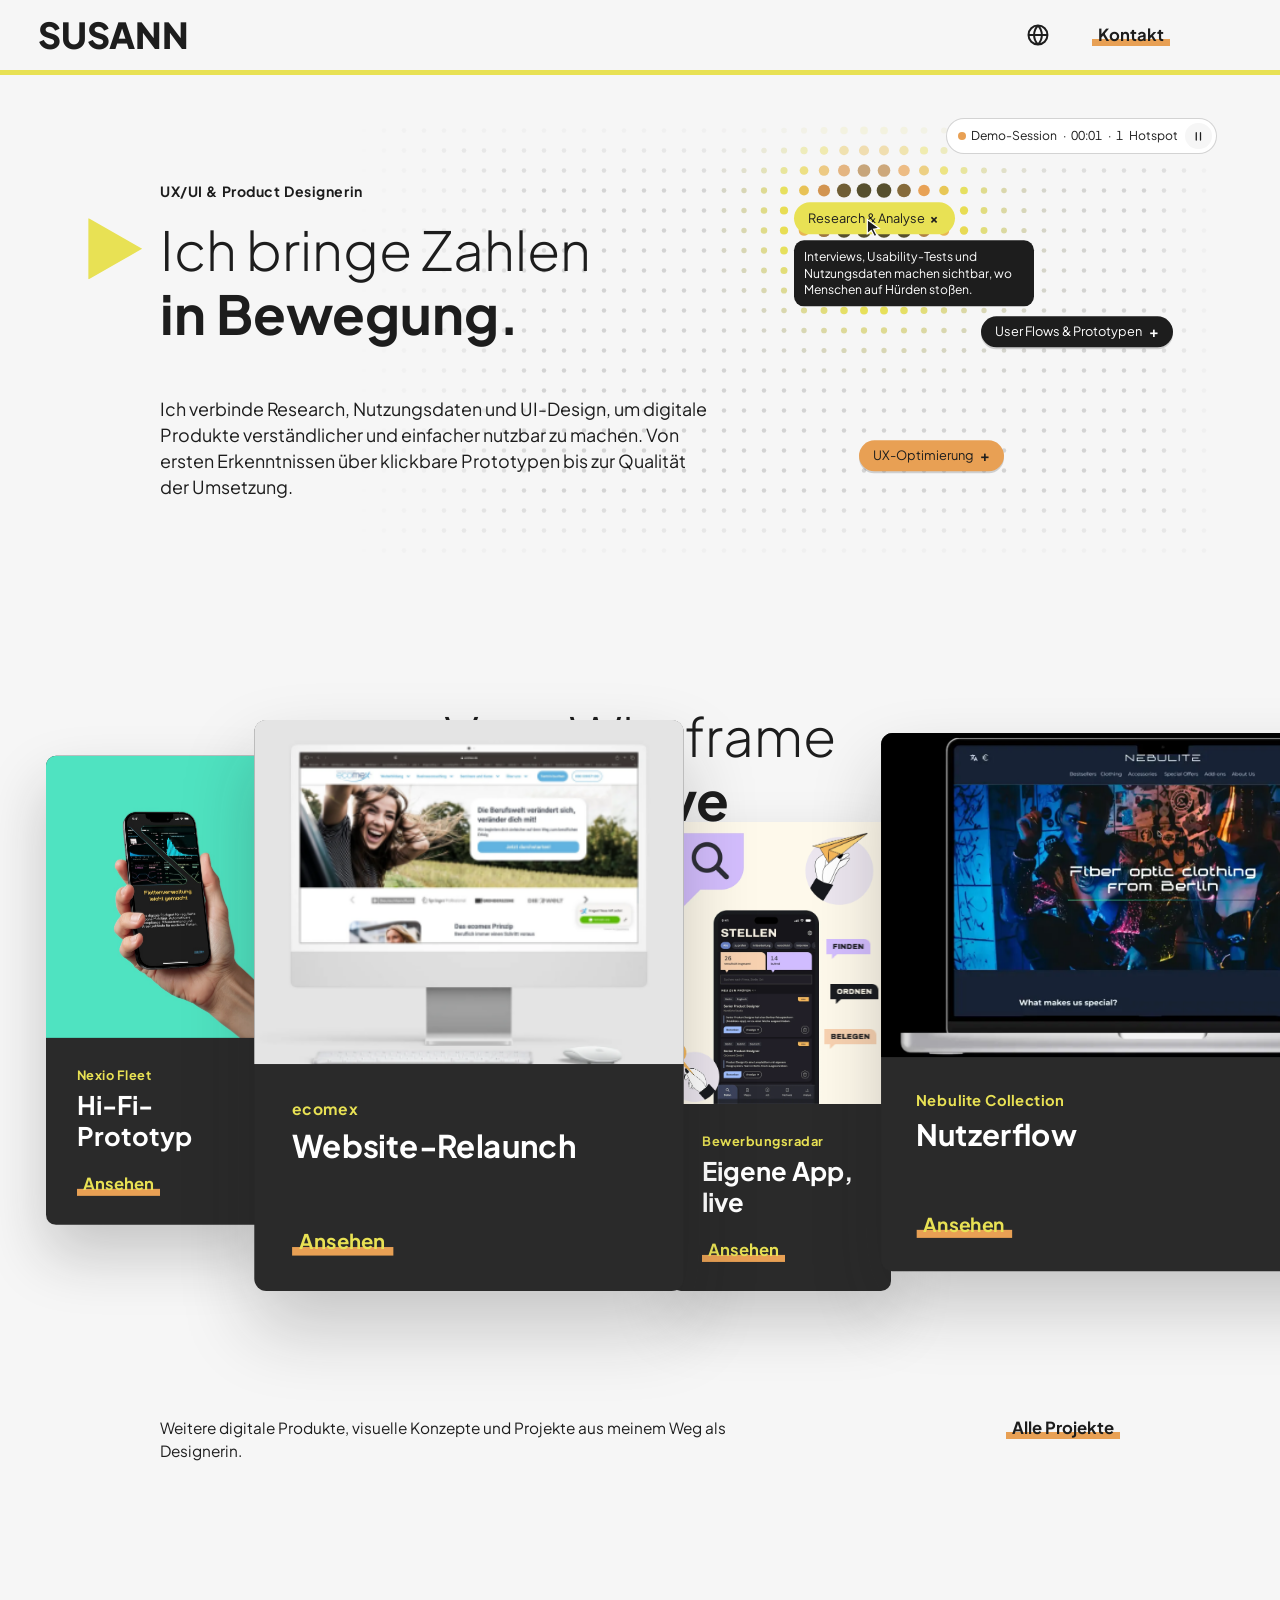
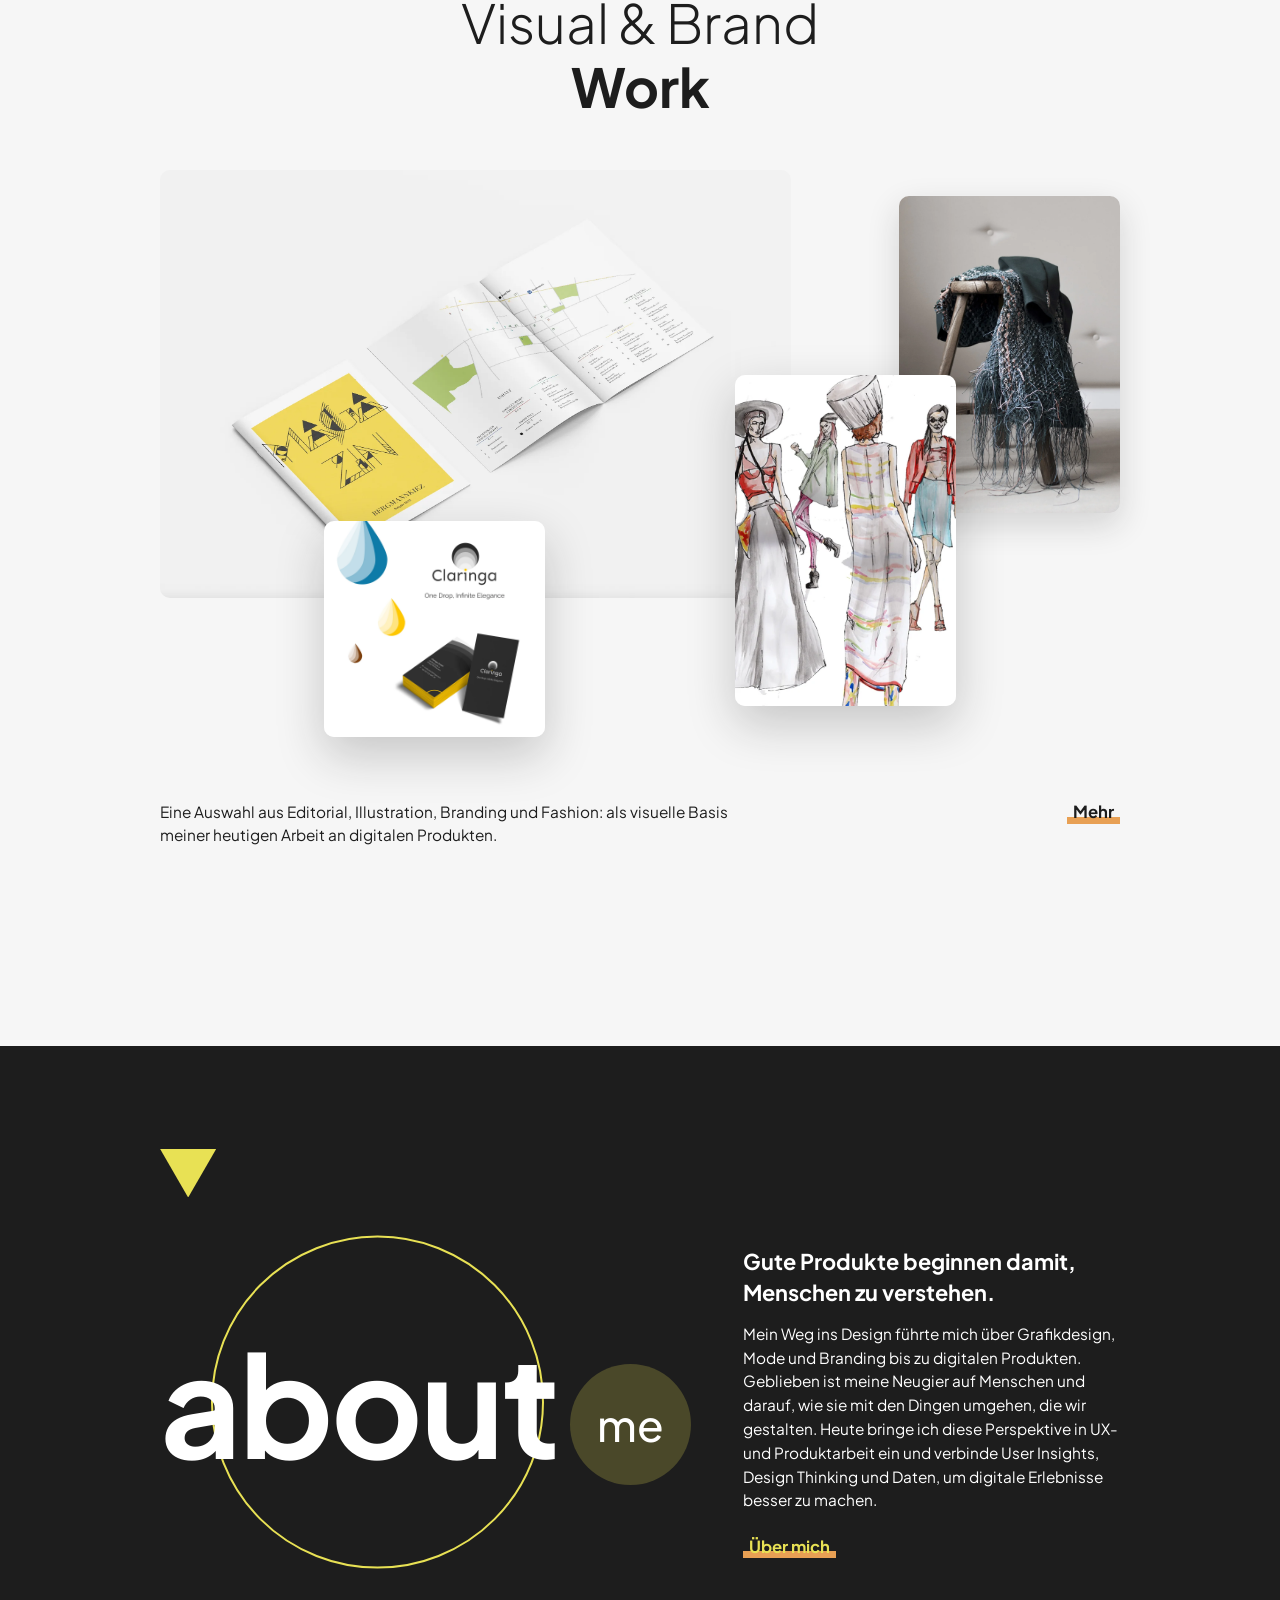
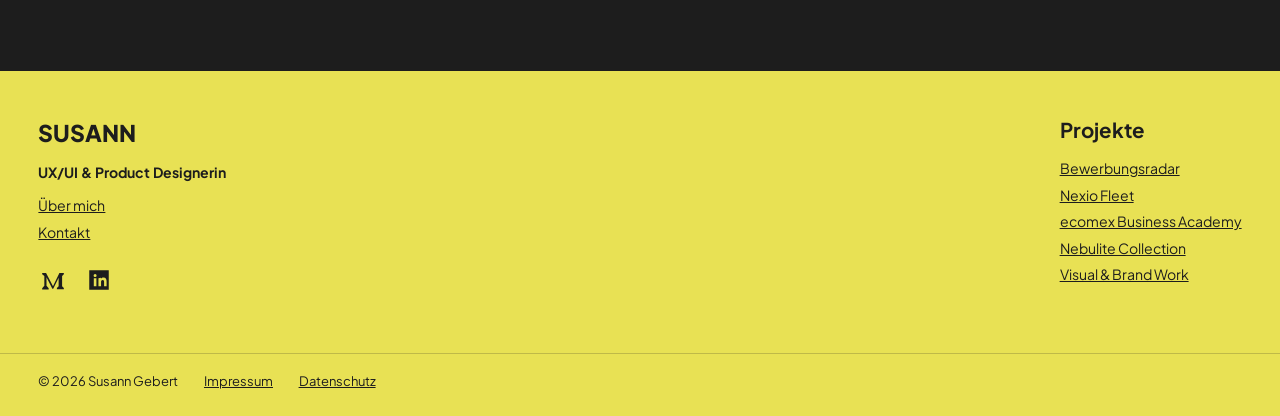
<file: index.html>
<!DOCTYPE html>
<html lang="de">
<head>
<meta charset="utf-8">
<meta name="viewport" content="width=device-width, initial-scale=1, viewport-fit=cover">
<title data-i18n="meta.home.title">Susann Gebert | UX/UI &amp; Product Designerin</title>
<meta name="description" content="Portfolio von Susann Gebert, UX/UI &amp; Product Designerin in Berlin – mit Case Studies zu Research, UX/UI Design, Product Discovery und UX Quality." data-i18n-content="meta.home.desc">
<link rel="canonical" href="https://susanngebert.com/">
<!-- Social Sharing: Open Graph & Twitter Card. Die Texte wechseln mit der Sprache (js/i18n.js, "meta.*").
     Vorschaubild: images/og-image.jpg (Porträt, 1200 × 630 px – das Format, das LinkedIn & Co. erwarten). -->
<meta property="og:type" content="website">
<meta property="og:site_name" content="Susann Gebert">
<meta property="og:locale" content="de_DE" data-i18n-content="meta.locale">
<meta property="og:url" content="https://susanngebert.com/">
<meta property="og:title" content="Susann Gebert | UX/UI &amp; Product Designerin" data-i18n-content="meta.home.title">
<meta property="og:description" content="Portfolio von Susann Gebert, UX/UI &amp; Product Designerin in Berlin – mit Case Studies zu Research, UX/UI Design, Product Discovery und UX Quality." data-i18n-content="meta.home.desc">
<meta property="og:image" content="https://susanngebert.com/images/og-image.jpg">
<meta property="og:image:type" content="image/jpeg">
<meta property="og:image:width" content="1200">
<meta property="og:image:height" content="630">
<meta property="og:image:alt" content="Porträt von Susann Gebert" data-i18n-content="meta.image.alt">
<meta name="twitter:card" content="summary_large_image">
<meta name="twitter:title" content="Susann Gebert | UX/UI &amp; Product Designerin" data-i18n-content="meta.home.title">
<meta name="twitter:description" content="Portfolio von Susann Gebert, UX/UI &amp; Product Designerin in Berlin – mit Case Studies zu Research, UX/UI Design, Product Discovery und UX Quality." data-i18n-content="meta.home.desc">
<meta name="twitter:image" content="https://susanngebert.com/images/og-image.jpg">
<meta name="twitter:image:alt" content="Porträt von Susann Gebert" data-i18n-content="meta.image.alt">
<link rel="icon" href="favicon.svg?v=2" type="image/svg+xml">
<link rel="icon" href="favicon.ico?v=2" sizes="48x48">
<link rel="apple-touch-icon" href="apple-touch-icon.png">
<link rel="stylesheet" href="css/style.css?v=210">
<!-- Besucherstatistik: Umami (ohne Cookies), zählt nur auf susanngebert.com -->
<script defer src="https://cloud.umami.is/script.js" data-website-id="f222214b-0634-4848-a78e-f9d0a3985930" data-domains="susanngebert.com"></script>
</head>
<body>
<!-- Tastatur: erster Tab-Stopp, springt direkt zum Inhalt -->
<a class="skip-link" href="#main"><span data-only="de">Zum Inhalt springen</span><span data-only="en">Skip to content</span></a>

<!-- ================= HEADER ================= -->
<header class="topbar">
  <div class="wrap">
    <a class="logo" href="/">SUSANN</a>
    <div class="meta">
      <div class="lang" data-active="de">
        <button class="lang-toggle" type="button" aria-expanded="false" aria-controls="lang-menu" aria-label="Sprache wählen / Choose language">
          <svg viewBox="0 0 24 24" aria-hidden="true"><circle cx="12" cy="12" r="9.5"/><path d="M2.5 12h19M12 2.5c2.6 2.7 3.9 5.9 3.9 9.5s-1.3 6.8-3.9 9.5M12 2.5C9.4 5.2 8.1 8.4 8.1 12s1.3 6.8 3.9 9.5"/></svg>
        </button>
        <div class="lang-menu" id="lang-menu" hidden>
          <button type="button" data-lang="de" aria-pressed="true">DE</button>
          <button type="button" data-lang="en" aria-pressed="false">EN</button>
        </div>
      </div>
      <a class="meta-link btn-view" href="contact.html" data-i18n="nav.contact">Kontakt</a>
      <button class="burger" type="button" aria-controls="menu" aria-expanded="false" data-i18n-aria="nav.open" aria-label="Menü öffnen">
        <span></span><span></span><span></span>
      </button>
    </div>
  </div>
</header>

<main id="main" tabindex="-1">
  <!-- ================= HERO ================= -->
  <section class="wrap wrap-hero">
    <div class="hero">
      <div class="hero-text">
        <span class="tri-right hero-tri" aria-hidden="true"></span>
        <p class="hero-label" data-i18n="hero.label">UX/UI &amp; Product Designerin</p>
        <h1 class="hero-h1">
          <span class="hero-intro" data-i18n="hero.intro">Ich bringe Zahlen</span>
          <span class="hero-role" data-i18n-html="hero.role">in Bewegung.</span>
        </h1>
        <p class="hero-desc" data-i18n="hero.desc">Ich verbinde Research, Nutzungsdaten und UI-Design, um digitale Produkte verständlicher und einfacher nutzbar zu machen. Von ersten Erkenntnissen über klickbare Prototypen bis zur Qualität der Umsetzung.</p>
      </div>

      <!-- Hero-Grafik: Live-Heatmap mit drei Buttons (was ich mache), Hinweistexte per Hover/Fokus -->
      <figure class="hero-art hero-path hero-heat" id="hero-path">
        <!-- Live-Heatmap (js/hero-heatmap.js): Punkteraster erwärmt sich, wo die Maus verweilt -->
        <div class="hm" aria-hidden="true">
          <canvas></canvas>
          <svg class="hm-ghost" viewBox="0 0 20 24"><path d="M2 2l15 11-7 1.2 4 7.6-3 1.6-4-7.6L2 20z"/></svg>
        </div>
        <div class="hm-hud">
          <span class="hm-hud-text" aria-hidden="true"><span class="hm-rec"></span>
          <span class="hm-live"><span data-only="de">Deine Session · nicht gespeichert</span><span data-only="en">Your session · not stored</span></span><span class="hm-demo"><span data-only="de">Demo-Session</span><span data-only="en">Demo session</span></span>
          · <span class="hm-time">00:00</span> · <span class="hm-spots">0</span> <span class="hm-word">Hotspots</span></span>
          <!-- Demo anhalten / weiter / erneut abspielen (WCAG 2.2.2) -->
          <button class="hm-toggle" type="button">
            <svg class="hm-i-pause" viewBox="0 0 24 24" aria-hidden="true"><path d="M8 5v14M16 5v14"/></svg>
            <svg class="hm-i-play" viewBox="0 0 24 24" aria-hidden="true"><path d="M8 5l11 7-11 7z"/></svg>
            <span class="sr-only hm-l-pause"><span data-only="de">Demo anhalten</span><span data-only="en">Pause demo</span></span>
            <span class="sr-only hm-l-play"><span data-only="de">Demo abspielen</span><span data-only="en">Play demo</span></span>
          </button>
        </div>
        <figcaption>
          <span class="sr-only"><span data-only="de">Interaktive Heatmap, die zeigt, wo sich der Mauszeiger aufhält. Darin drei Bereiche, die beschreiben, was ich mache: Research &amp; Analyse, User Flows &amp; Prototypen, UX-Optimierung.</span><span data-only="en">Interactive heatmap showing where the cursor lingers, with three areas describing what I do: research &amp; analysis, user flows &amp; prototypes, UX optimisation.</span></span>
          <ul class="hp-steps">
            <li data-x=".1" data-y=".22"><button type="button" class="hp-pill" aria-describedby="hp-tip-1"><span data-only="de">Research &amp; Analyse</span><span data-only="en">Research &amp; Analysis</span></button>
              <span class="hp-tip" id="hp-tip-1" role="tooltip"><span data-only="de">Interviews, Usability-Tests und Nutzungsdaten machen sichtbar, wo Menschen auf Hürden stoßen.</span><span data-only="en">Interviews, usability tests and usage data reveal where people run into obstacles.</span></span></li>
            <li data-x=".5" data-y=".48"><button type="button" class="hp-pill" aria-describedby="hp-tip-2"><span data-only="de">User Flows &amp; Prototypen</span><span data-only="en">User Flows &amp; Prototypes</span></button>
              <span class="hp-tip" id="hp-tip-2" role="tooltip"><span data-only="de">Ich übersetze Erkenntnisse in klare Abläufe und klickbare Prototypen, die sich testen lassen.</span><span data-only="en">I turn insights into clear flows and clickable prototypes that can be tested.</span></span></li>
            <li data-x=".24" data-y=".76"><button type="button" class="hp-pill" aria-describedby="hp-tip-3"><span data-only="de">UX-Optimierung</span><span data-only="en">UX Optimisation</span></button>
              <span class="hp-tip" id="hp-tip-3" role="tooltip"><span data-only="de">Ich entwickle gezielte Verbesserungen und prüfe ihre Wirkung mit Feedback und Daten.</span><span data-only="en">I develop targeted improvements and check their impact with feedback and data.</span></span></li>
          </ul>
        </figcaption>
      </figure>
    </div>
  </section>

  <!-- ================= PROJEKTE: Karussell (js/scroll-intro.js) =================
       Ausschnitte aus allen Projekten, gemischt nach Format und Reifegrad (Wireframe, Prototyp, live).
       Alle Bilder gleich hoch, die Breite folgt dem Format: sm-tall (App), sm-mid, sm-wide (Website, Dashboard).
       Die Karten kommen versetzt herein und richten sich beim Scrollen in einer Linie aus,
       danach erscheinen die Pfeile links und rechts der Überschrift. Ganze Karte führt zur Case Study (js/main.js).
       Videos (videos/*.mp4, ohne Ton) laufen mit Maus beim Hovern, auf Touch-Geräten solange die Karte zu sehen ist; die übrigen Standbilder werden nach und nach durch Loops ersetzt. -->
  <section class="sm" aria-labelledby="sm-title">
    <div class="sm-top">
      <button class="sm-btn sm-prev" type="button"><span class="sr-only"><span data-only="de">Zurück</span><span data-only="en">Back</span></span></button>
      <h2 class="sm-head" id="sm-title">
        <span class="si-light"><span data-only="de">Vom Wireframe</span><span data-only="en">From wireframe</span></span>
        <span class="si-strong"><span data-only="de">bis live</span><span data-only="en">to live</span></span>
      </h2>
      <button class="sm-btn sm-next" type="button"><span class="sr-only"><span data-only="de">Weiter</span><span data-only="en">Next</span></span></button>
    </div>
    <ul class="sm-track" aria-label="Projekte" data-i18n-aria="more.list">
      <!-- 1 Nexio: App, hifi -->
      <li class="sm-tile sm-tall">
        <img class="sm-pic" src="images/nexio-outcome.jpg" width="1637" height="1125" loading="lazy" style="object-position:53% 50%" alt="Hand hält ein Smartphone mit dem Nexio-Onboarding-Screen „Flottenverwaltung leicht gemacht“" data-i18n-alt="sm.nexioApp">
        <div class="sm-body">
          <p class="sm-eyebrow">Nexio Fleet</p>
          <h3><span data-only="de">Hi-Fi-Prototyp</span><span data-only="en">Hi-fi prototype</span></h3>
          <a class="btn-view" href="cs-nexio.html" data-i18n="cta.view">Ansehen</a>
        </div>
      </li>
      <!-- 2 ecomex: Website-Relaunch, live -->
      <li class="sm-tile sm-mid">
        <img class="sm-pic" src="images/ecomex-relaunch-after.webp" width="1500" height="1200" loading="lazy" data-wipe="images/ecomex-relaunch-before.webp" alt="ecomex-Website auf einem Monitor: die alte Seite verwandelt sich Pixel für Pixel in die neue" data-i18n-alt="sm.ecomexWeb">
        <div class="sm-body">
          <p class="sm-eyebrow">ecomex</p>
          <h3><span data-only="de">Website-Relaunch</span><span data-only="en">Website relaunch</span></h3>
          <a class="btn-view" href="ecomex.html" data-i18n="cta.view">Ansehen</a>
        </div>
      </li>
      <!-- 3 Bewerbungsradar: eigene App, live. Animiert (CSS, .rd-anim): Flieger startet, Labels poppen auf, Lupen-Hand kreist.
           Ebenen liegen exakt übereinander (Positionen in % der 1200 × 1500-Vorlage); läuft wie die Videos nur beim Hovern bzw. solange sichtbar. -->
      <li class="sm-tile sm-tall">
        <div class="sm-pic rd-anim" role="img" aria-label="Handy mit dem Reiter „Stellen“ des Bewerbungsradars: ein Papierflieger startet aus einer gezeichneten Hand, nacheinander erscheinen die Sprechblasen Finden, Ordnen, Belegen" data-i18n-aria="sm.radar">
          <div class="rd-stage">
            <img class="rd-l-bg" src="images/radar-tile-bg.webp?v=4" width="1200" height="1500" loading="lazy" alt="">
            <img class="rd-l rd-l-lupe" src="images/radar-tile-lupe.webp" width="270" height="317" loading="lazy" alt="">
            <img class="rd-l rd-l-hand" src="images/radar-tile-hand.webp" width="364" height="364" loading="lazy" alt="">
            <img class="rd-l rd-l-plane" src="images/radar-tile-plane.webp" width="293" height="161" loading="lazy" alt="">
            <img class="rd-l rd-l-b1" src="images/radar-tile-b1.webp" width="233" height="110" loading="lazy" alt="">
            <img class="rd-l rd-l-b2" src="images/radar-tile-b2.webp" width="256" height="110" loading="lazy" alt="">
            <img class="rd-l rd-l-b3" src="images/radar-tile-b3.webp" width="276" height="110" loading="lazy" alt="">
          </div>
        </div>
        <div class="sm-body">
          <p class="sm-eyebrow">Bewerbungsradar</p>
          <h3><span data-only="de">Eigene App, live</span><span data-only="en">Own app, live</span></h3>
          <a class="btn-view" href="cs-bewerbungsradar.html" data-i18n="cta.view">Ansehen</a>
        </div>
      </li>
      <!-- 4 Nebulite: Flow Startseite → Produkt (später Video) -->
      <li class="sm-tile sm-wide">
        <video class="sm-pic" src="videos/nebulite-flow.mp4" poster="videos/nebulite-flow.webp" width="1280" height="816" muted loop playsinline preload="none" aria-label="Klick durch den neuen Nebulite-Shop: von der Startseite über die Kategorie zur Produktseite" data-i18n-aria="sm.nebuliteFlow"></video>
        <div class="sm-body">
          <p class="sm-eyebrow">Nebulite Collection</p>
          <h3><span data-only="de">Nutzerflow</span><span data-only="en">User flow</span></h3>
          <a class="btn-view" href="cs-e-commerce.html" data-i18n="cta.view">Ansehen</a>
        </div>
      </li>
      <!-- 5 GasolinaToday: Designsystem -->
      <li class="sm-tile sm-mid">
        <img class="sm-pic" src="images/gasolina-style-tile.webp" width="2000" height="1153" loading="lazy" style="object-position:62% 50%" alt="Style Tile des GasolinaToday-Designsystems: Farben, Typografie, Buttons und Navigation" data-i18n-alt="sm.gasolinaDs">
        <div class="sm-body">
          <p class="sm-eyebrow">GasolinaToday</p>
          <h3><span data-only="de">Designsystem</span><span data-only="en">Design system</span></h3>
          <a class="btn-view" href="cs-mobile-app.html" data-i18n="cta.view">Ansehen</a>
        </div>
      </li>
      <!-- 6 Nexio: Dashboard, Frühkonzept -->
      <li class="sm-tile sm-wide">
        <img class="sm-pic" src="images/nexio-dashboard-canvas.webp" width="1022" height="584" loading="lazy" alt="Frühes Dashboard-Konzept für Nexio: verknüpfte Frames und Flows im Prototyping-Tool" data-i18n-alt="sm.nexioDash">
        <div class="sm-body">
          <p class="sm-eyebrow">Nexio Fleet</p>
          <h3><span data-only="de">Dashboard-Konzept</span><span data-only="en">Dashboard concept</span></h3>
          <a class="btn-view" href="cs-nexio.html" data-i18n="cta.view">Ansehen</a>
        </div>
      </li>
      <!-- 7 Airbnb: Papierprototyp (später Video) -->
      <li class="sm-tile sm-mid">
        <video class="sm-pic" src="videos/airbnb-paper.mp4" poster="videos/airbnb-paper.webp" width="1280" height="720" muted loop playsinline preload="none" style="object-position:58% 50%" aria-label="Test mit dem Papierprototyp des Airbnb-Dashboards: eine neue Ansicht wird über das Dashboard gelegt" data-i18n-aria="sm.airbnbPaper"></video>
        <div class="sm-body">
          <p class="sm-eyebrow">Airbnb Earnings</p>
          <h3><span data-only="de">Papierprototyp</span><span data-only="en">Paper prototype</span></h3>
          <a class="btn-view" href="cs-dashboard.html" data-i18n="cta.view">Ansehen</a>
        </div>
      </li>
      <!-- 8 ecomex: 60-Sekunden-Bewerbung (Funnel) -->
      <li class="sm-tile sm-tall">
        <video class="sm-pic" src="videos/ecomex-funnel.mp4" poster="videos/ecomex-funnel.webp" width="704" height="1590" muted loop playsinline preload="none" style="object-position:50% 66%" aria-label="Klickprototyp der 60-Sekunden-Bewerbung: Eigenschaften wählen, Danke-Seite, Termin buchen" data-i18n-aria="sm.ecomexFunnel"></video>
        <div class="sm-body">
          <p class="sm-eyebrow">ecomex</p>
          <h3><span data-only="de">Bewerbungs&shy;funnel</span><span data-only="en">Application funnel</span></h3>
          <a class="btn-view" href="ecomex.html" data-i18n="cta.view">Ansehen</a>
        </div>
      </li>
      <!-- 9 Nebulite: vorher / nachher -->
      <li class="sm-tile sm-mid">
        <img class="sm-pic" src="images/nebulite-product-page.webp" width="1498" height="989" loading="lazy" alt="Nebulite-Produktseite vorher und nachher auf je zwei Laptops" data-i18n-alt="sm.nebuliteBA">
        <div class="sm-body">
          <p class="sm-eyebrow">Nebulite Collection</p>
          <h3><span data-only="de">Vorher-Nachher</span><span data-only="en">Before &amp; after</span></h3>
          <a class="btn-view" href="cs-e-commerce.html" data-i18n="cta.view">Ansehen</a>
        </div>
      </li>
    </ul>
    <!-- Weg zu allen Projekten: als Zeile unter der Reihe (wie bei Visual & Brand Work), damit man ihn nicht erst am Ende des Karussells findet -->
    <div class="vw-foot sm-foot">
      <p data-i18n="cur.desc">Weitere digitale Produkte, visuelle Konzepte und Projekte aus meinem Weg als Designerin.</p>
      <a class="btn-view" href="all-projects.html" data-i18n="cta.all">Alle Projekte</a>
    </div>
  </section>

  <!-- ================= VISUAL & BRAND ================= -->
  <section class="wrap" id="work-projects">
    <div class="indent">
      <h2 class="sm-head sec-brand-head">
        <span class="si-light">Visual &amp; Brand</span>
        <span class="si-strong">Work</span>
      </h2>

      <!-- Collage wie auf der Seite "Visual & Brand Work": überlappende Bilder, je eines pro Bereich.
           Beim Hovern/Fokus hebt sich das Bild und die Bezeichnung erscheint (Touch: immer sichtbar). Jedes Bild führt zum passenden Abschnitt. -->
      <div class="vw">
        <div class="vc">
          <a class="vc-i vc-1" href="visual-brand-work.html#vb-s1">
            <img src="images/magazine-hero.webp?v=2" width="2000" height="1355" loading="lazy" alt="Modemagazin „Bergmannkiez“: Cover und aufgeklappte Doppelseite mit Stadtplan" data-i18n-alt="vb.magHero">
            <span class="vc-label"><span class="vc-no">01</span><span data-only="de">Editorial &amp; Print</span><span data-only="en">Editorial &amp; print</span></span>
          </a>
          <a class="vc-i vc-2" href="visual-brand-work.html#vb-s2">
            <img src="images/claringa-brand.webp" width="2000" height="1952" loading="lazy" alt="Claringa: Markenauftritt mit Logo, Visitenkarten und Bildwelt">
            <span class="vc-label"><span class="vc-no">02</span><span data-only="de">Marke &amp; Verpackung</span><span data-only="en">Brand &amp; packaging</span></span>
          </a>
          <a class="vc-i vc-3" href="visual-brand-work.html#vb-s3">
            <img src="images/hub-hero.webp" width="1200" height="1723" loading="lazy" alt="HUB: geknüpfte Jacke über einem Holzhocker" data-i18n-alt="vb.hubStool">
            <span class="vc-label"><span class="vc-no">03</span><span data-only="de">Mode, Material &amp; Konzept</span><span data-only="en">Fashion, material &amp; concept</span></span>
          </a>
          <a class="vc-i vc-4" href="visual-brand-work.html#vb-s4">
            <img src="images/sketch-four-looks.webp" width="600" height="900" loading="lazy" alt="Farbige Modezeichnungen von vier Looks" data-i18n-alt="vb.skFour">
            <span class="vc-label"><span class="vc-no">04</span><span data-only="de">Illustration &amp; Exploration</span><span data-only="en">Illustration &amp; exploration</span></span>
          </a>
        </div>
        <div class="vw-foot">
          <p data-i18n="brand.desc">Eine Auswahl aus Editorial, Illustration, Branding und Fashion: als visuelle Basis meiner heutigen Arbeit an digitalen Produkten.</p>
          <a class="btn-view" href="visual-brand-work.html" data-i18n="cta.more">Mehr</a>
        </div>
      </div>
    </div>
  </section>

  <!-- ================= ABOUT ================= -->
  <section class="about">
    <div class="wrap">
      <span class="tri-down about-tri" aria-hidden="true"></span>
      <div class="about-box">
      <div class="about-mark">
        <div class="about-word" aria-label="about me">
          <span class="ring" aria-hidden="true"></span>
          <span class="a" aria-hidden="true">about</span>
          <span class="me" aria-hidden="true">me</span>
        </div>
      </div>
      <div class="about-text">
        <h3 data-i18n="about.head">Gute Produkte beginnen damit, Menschen zu verstehen.</h3>
        <p data-i18n="about.desc">Mein Weg ins Design führte mich über Grafikdesign, Mode und Branding bis zu digitalen Produkten. Geblieben ist meine Neugier auf Menschen und darauf, wie sie mit den Dingen umgehen, die wir gestalten. Heute bringe ich diese Perspektive in UX- und Produktarbeit ein und verbinde User Insights, Design Thinking und Daten, um digitale Erlebnisse besser zu machen.</p>
        <a class="btn-view" href="about.html" data-i18n="cta.about">Über mich</a>
      </div>
      </div>
    </div>
  </section>
</main>

<!-- ================= FOOTER ================= -->
<footer class="footer">
  <div class="wrap">
    <div>
      <div class="name">SUSANN</div>
      <div class="role" data-i18n="hero.label">UX/UI &amp; Product Designerin</div>
      <ul class="small footer-nav">
        <li><a href="about.html" data-i18n="footer.about">Über mich</a></li>
        <li><a href="contact.html" data-i18n="footer.contact">Kontakt</a></li>
      </ul>
      <div class="social">
        <a href="https://medium.com/@susann.gebert" target="_blank" rel="noopener" data-umami-event="Medium-Klick" aria-label="Medium">
          <svg viewBox="0 0 24 24"><path d="M2 5.5h3.6l6.4 12.2L17.9 5.5H22v1.2l-1.6 1.5v9.6l1.6 1.5v1.2h-6.4v-1.2l1.6-1.5V9.9l-5 10.1h-.8L6 9.4v7.9l2 2.2v1.2H2v-1.2l2-2.2V8.3L2 6.7z"/></svg>
        </a>
        <a href="https://www.linkedin.com/in/susann-gebert-11679b240" target="_blank" rel="noopener" data-umami-event="LinkedIn-Klick" aria-label="LinkedIn">
          <svg viewBox="0 0 24 24"><path d="M3 3h18v18H3zm4.2 7.3v7.5h2.4v-7.5zm1.2-3.8a1.4 1.4 0 1 0 0 2.8 1.4 1.4 0 0 0 0-2.8zm3.1 3.8v7.5h2.4v-3.9c0-1 .2-2 1.5-2s1.3 1.2 1.3 2.1v3.8H19v-4.3c0-2.1-.5-3.7-2.9-3.7-1.2 0-2 .6-2.3 1.2v-1z" fill-rule="evenodd"/></svg>
        </a>
      </div>
    </div>
    <div>
      <h2 data-i18n="projects.title">Projekte</h2>
      <ul class="small">
        <li><a href="cs-bewerbungsradar.html">Bewerbungsradar</a></li>
        <li><a href="cs-nexio.html">Nexio Fleet</a></li>
        <li><a href="ecomex.html">ecomex Business Academy</a></li>
        <li><a href="cs-e-commerce.html">Nebulite Collection</a></li>
        <li><a href="visual-brand-work.html">Visual &amp; Brand Work</a></li>
      </ul>
    </div>
  </div>
  <div class="wrap footer-legal">
    <span>© 2026 Susann Gebert</span>
    <a href="impressum.html" data-i18n="footer.imprint">Impressum</a>
    <a href="datenschutz.html" data-i18n="footer.privacy">Datenschutz</a>
  </div>
</footer>

<!-- ================= BURGER-MENÜ ================= -->
<div class="menu" id="menu" role="dialog" aria-modal="true" aria-label="Navigation">
  <svg class="menu-deco" viewBox="0 0 1280 728" preserveAspectRatio="xMidYMid slice" aria-hidden="true">
    <g fill="none" stroke="rgba(255,255,255,.35)" stroke-width="3">
      <circle cx="205" cy="200" r="580"/>
      <circle cx="165" cy="284" r="110"/>
      <polygon points="876,622 928,622 902,666"/>
    </g>
    <circle cx="218" cy="315" r="20" fill="rgba(255,255,255,.35)"/>
    <defs>
      <pattern id="dotp" width="36" height="36" patternUnits="userSpaceOnUse">
        <circle cx="12" cy="12" r="6" fill="rgba(255,255,255,.35)"/>
      </pattern>
    </defs>
    <rect x="0" y="433" width="144" height="236" fill="url(#dotp)"/>
  </svg>
  <div class="menu-top">
    <a class="menu-logo" href="/">SUSANN</a>
    <button class="menu-close" type="button">
      <span data-i18n="nav.close">Schließen</span>
      <svg viewBox="0 0 40 40" aria-hidden="true"><path d="M4 4l32 32M36 4L4 36" stroke="#1D1D1D" stroke-width="3.5"/></svg>
    </button>
  </div>
  <nav class="menu-nav">
    <div class="menu-row">
      <a href="/" aria-current="page"><span class="menu-no" aria-hidden="true">01</span><span data-i18n="menu.home">Home</span></a>
      <a href="all-projects.html"><span class="menu-no" aria-hidden="true">02</span><span data-i18n="menu.work">Projekte</span></a>
    </div>
    <div class="menu-row">
      <a href="visual-brand-work.html"><span class="menu-no" aria-hidden="true">03</span><span data-i18n="menu.visual">Visual &amp; Brand Work</span></a>
    </div>
    <div class="menu-row">
      <a href="about.html"><span class="menu-no" aria-hidden="true">04</span><span data-i18n="menu.about">Über mich</span></a>
      <a href="contact.html"><span class="menu-no" aria-hidden="true">05</span><span data-i18n="menu.contact">Kontakt</span></a>
    </div>
  </nav>
</div>

<script src="js/i18n.js?v=207"></script>
<script src="js/main.js?v=151"></script>
<script src="js/hero-heatmap.js?v=16"></script>
<script src="js/scroll-intro.js?v=25"></script>
</body>
</html>
</file>
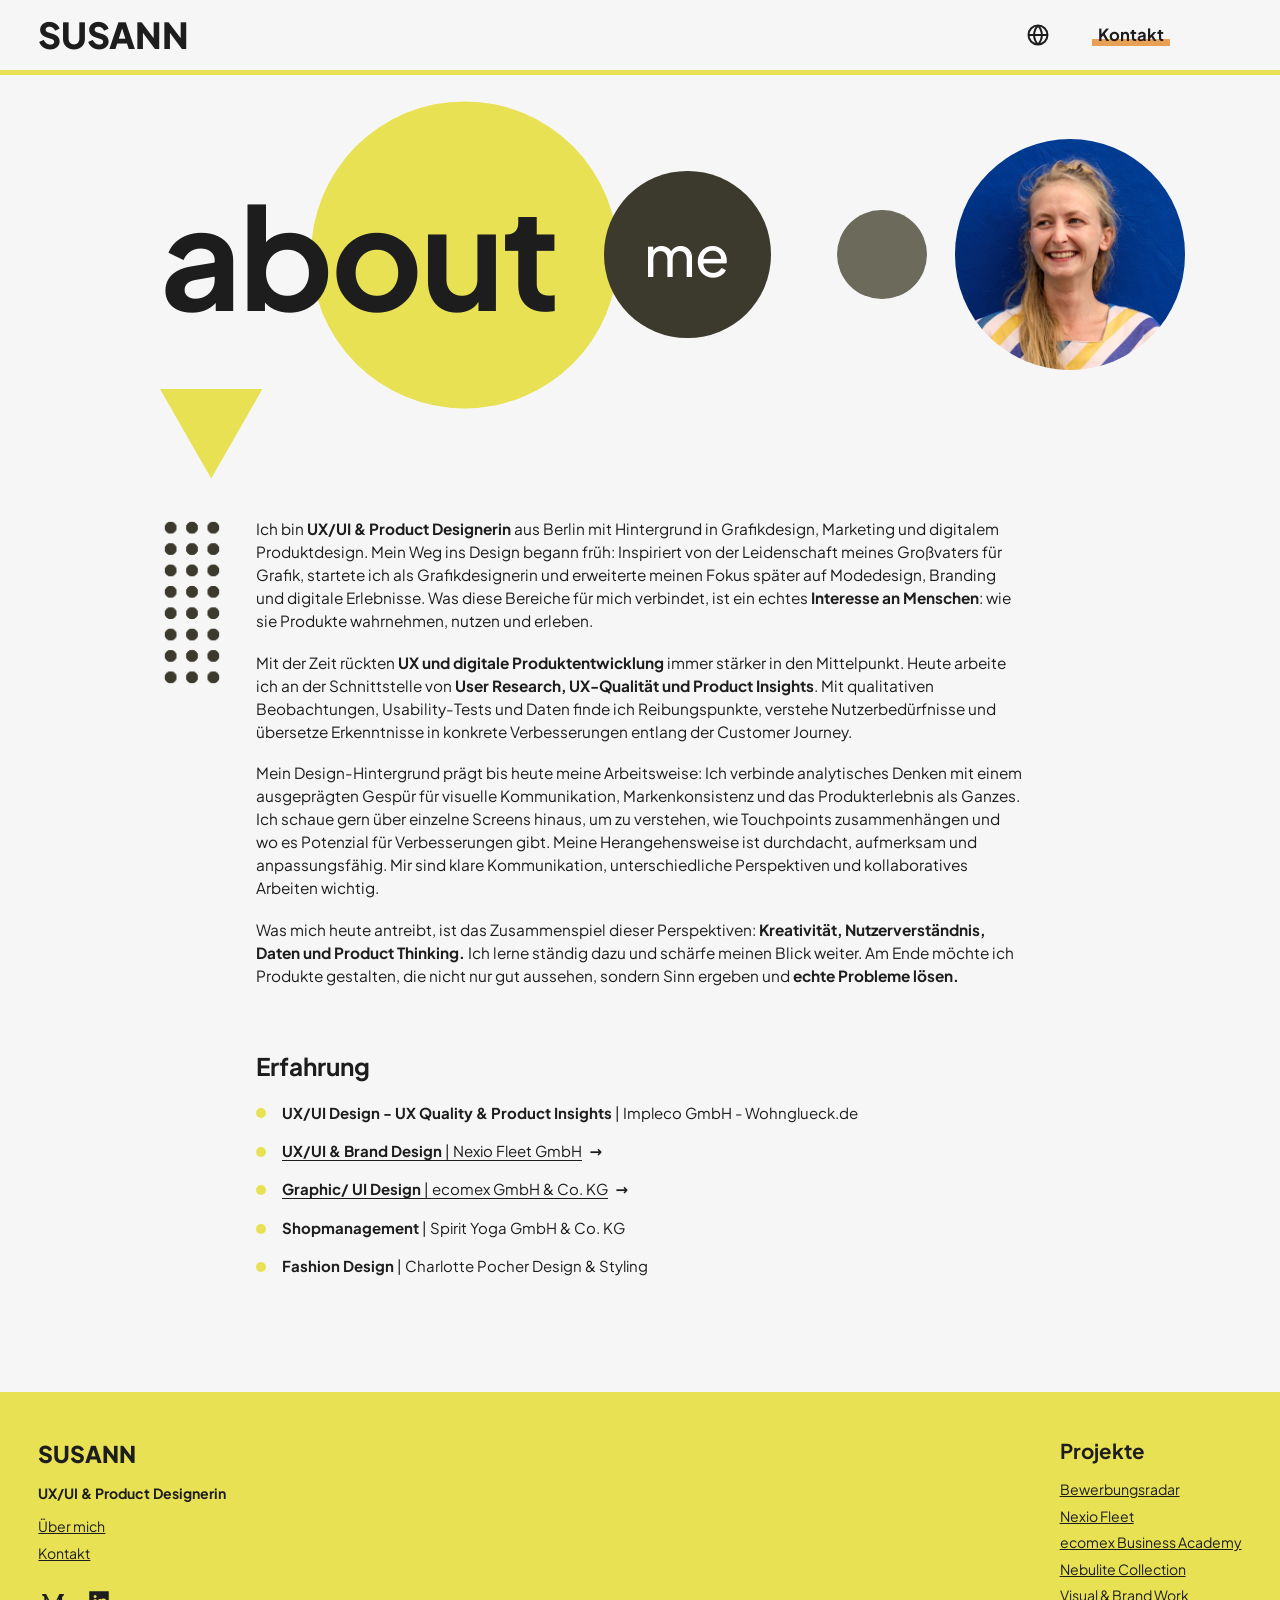
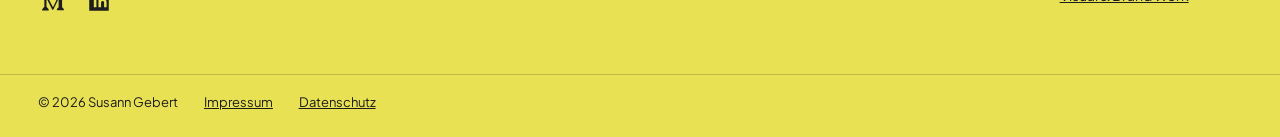
<file: about.html>
<!DOCTYPE html>
<html lang="de">
<head>
<meta charset="utf-8">
<meta name="viewport" content="width=device-width, initial-scale=1, viewport-fit=cover">
<title data-i18n="meta.about.title">Über mich – Susann Gebert</title>
<meta name="description" content="Über Susann Gebert: UX/UI &amp; Product Designerin in Berlin an der Schnittstelle von User Research, UX-Qualität und Product Insights." data-i18n-content="meta.about.desc">
<link rel="canonical" href="https://susanngebert.com/about.html">
<!-- Social Sharing: Open Graph & Twitter Card. Die Texte wechseln mit der Sprache (js/i18n.js, "meta.*").
     Vorschaubild: images/og-image.jpg (Porträt, 1200 × 630 px – das Format, das LinkedIn & Co. erwarten). -->
<meta property="og:type" content="website">
<meta property="og:site_name" content="Susann Gebert">
<meta property="og:locale" content="de_DE" data-i18n-content="meta.locale">
<meta property="og:url" content="https://susanngebert.com/about.html">
<meta property="og:title" content="Über mich – Susann Gebert" data-i18n-content="meta.about.title">
<meta property="og:description" content="Über Susann Gebert: UX/UI &amp; Product Designerin in Berlin an der Schnittstelle von User Research, UX-Qualität und Product Insights." data-i18n-content="meta.about.desc">
<meta property="og:image" content="https://susanngebert.com/images/og-image.jpg">
<meta property="og:image:type" content="image/jpeg">
<meta property="og:image:width" content="1200">
<meta property="og:image:height" content="630">
<meta property="og:image:alt" content="Porträt von Susann Gebert" data-i18n-content="meta.image.alt">
<meta name="twitter:card" content="summary_large_image">
<meta name="twitter:title" content="Über mich – Susann Gebert" data-i18n-content="meta.about.title">
<meta name="twitter:description" content="Über Susann Gebert: UX/UI &amp; Product Designerin in Berlin an der Schnittstelle von User Research, UX-Qualität und Product Insights." data-i18n-content="meta.about.desc">
<meta name="twitter:image" content="https://susanngebert.com/images/og-image.jpg">
<meta name="twitter:image:alt" content="Porträt von Susann Gebert" data-i18n-content="meta.image.alt">
<link rel="icon" href="favicon.svg?v=2" type="image/svg+xml">
<link rel="icon" href="favicon.ico?v=2" sizes="48x48">
<link rel="apple-touch-icon" href="apple-touch-icon.png">
<link rel="stylesheet" href="css/style.css?v=210">
<!-- Besucherstatistik: Umami (ohne Cookies), zählt nur auf susanngebert.com -->
<script defer src="https://cloud.umami.is/script.js" data-website-id="f222214b-0634-4848-a78e-f9d0a3985930" data-domains="susanngebert.com"></script>
</head>
<body>
<!-- Tastatur: erster Tab-Stopp, springt direkt zum Inhalt -->
<a class="skip-link" href="#main"><span data-only="de">Zum Inhalt springen</span><span data-only="en">Skip to content</span></a>

<!-- ================= HEADER ================= -->
<header class="topbar">
  <div class="wrap">
    <a class="logo" href="/">SUSANN</a>
    <div class="meta">
      <div class="lang" data-active="de">
        <button class="lang-toggle" type="button" aria-expanded="false" aria-controls="lang-menu" aria-label="Sprache wählen / Choose language">
          <svg viewBox="0 0 24 24" aria-hidden="true"><circle cx="12" cy="12" r="9.5"/><path d="M2.5 12h19M12 2.5c2.6 2.7 3.9 5.9 3.9 9.5s-1.3 6.8-3.9 9.5M12 2.5C9.4 5.2 8.1 8.4 8.1 12s1.3 6.8 3.9 9.5"/></svg>
        </button>
        <div class="lang-menu" id="lang-menu" hidden>
          <button type="button" data-lang="de" aria-pressed="true">DE</button>
          <button type="button" data-lang="en" aria-pressed="false">EN</button>
        </div>
      </div>
      <a class="meta-link btn-view" href="contact.html" data-i18n="nav.contact">Kontakt</a>
      <button class="burger" type="button" aria-controls="menu" aria-expanded="false" data-i18n-aria="nav.open" aria-label="Menü öffnen">
        <span></span><span></span><span></span>
      </button>
    </div>
  </div>
</header>

<main id="main" tabindex="-1" class="page-about">
  <!-- ================= ABOUT-KOPF ================= -->
  <section class="wrap ab-hero">
    <h1 class="ab-head">
      <span class="ab-word"><span class="ab-sun" aria-hidden="true"></span><span class="ab-a">about</span></span>
      <span class="ab-me">me</span>
      <span class="ab-dot" aria-hidden="true"></span>
      <img class="ab-portrait" src="images/portraet.jpg?v=2" width="480" height="480" alt="Porträt von Susann Gebert" data-i18n-alt="about.portrait">
    </h1>
    <span class="tri-down ab-tri" aria-hidden="true"></span>
  </section>

  <!-- ================= TEXT ================= -->
  <section class="wrap ab-body">
    <div class="ab-row">
      <div class="ab-aside"><span class="dotgrid" aria-hidden="true"></span></div>
      <div class="ab-text">
        <p data-i18n-html="about.p1"></p>
        <p data-i18n-html="about.p2"></p>
        <p data-i18n-html="about.p3"></p>
        <p data-i18n-html="about.p4"></p>
      </div>
    </div>

    <!-- ================= EXPERIENCE ================= -->
    <div class="ab-row ab-exp">
      <div class="ab-aside"></div>
      <div>
        <h2 class="ab-exp-title"><span data-only="de">Erfahrung</span><span data-only="en">Experience</span></h2>
        <ul class="exp-list">
          <li><b>UX/UI Design - UX Quality &amp; Product Insights</b> | Impleco GmbH - Wohnglueck.de</li>
          <li><a class="exp-link" href="cs-nexio.html"><b>UX/UI &amp; Brand Design</b> | Nexio Fleet GmbH<span class="exp-arrow" aria-hidden="true">→</span></a></li>
          <li><a class="exp-link" href="ecomex.html"><b>Graphic/ UI Design</b> | ecomex GmbH &amp; Co. KG<span class="exp-arrow" aria-hidden="true">→</span></a></li>
          <li><b>Shopmanagement</b> | Spirit Yoga GmbH &amp; Co. KG</li>
          <li><b>Fashion Design</b> | Charlotte Pocher Design &amp; Styling</li>
        </ul>
      </div>
    </div>
  </section>
</main>

<!-- ================= FOOTER ================= -->
<footer class="footer">
  <div class="wrap">
    <div>
      <div class="name">SUSANN</div>
      <div class="role" data-i18n="hero.label">UX/UI &amp; Product Designerin</div>
      <ul class="small footer-nav">
        <li><a href="about.html" aria-current="page" data-i18n="footer.about">Über mich</a></li>
        <li><a href="contact.html" data-i18n="footer.contact">Kontakt</a></li>
      </ul>
      <div class="social">
        <a href="https://medium.com/@susann.gebert" target="_blank" rel="noopener" data-umami-event="Medium-Klick" aria-label="Medium">
          <svg viewBox="0 0 24 24"><path d="M2 5.5h3.6l6.4 12.2L17.9 5.5H22v1.2l-1.6 1.5v9.6l1.6 1.5v1.2h-6.4v-1.2l1.6-1.5V9.9l-5 10.1h-.8L6 9.4v7.9l2 2.2v1.2H2v-1.2l2-2.2V8.3L2 6.7z"/></svg>
        </a>
        <a href="https://www.linkedin.com/in/susann-gebert-11679b240" target="_blank" rel="noopener" data-umami-event="LinkedIn-Klick" aria-label="LinkedIn">
          <svg viewBox="0 0 24 24"><path d="M3 3h18v18H3zm4.2 7.3v7.5h2.4v-7.5zm1.2-3.8a1.4 1.4 0 1 0 0 2.8 1.4 1.4 0 0 0 0-2.8zm3.1 3.8v7.5h2.4v-3.9c0-1 .2-2 1.5-2s1.3 1.2 1.3 2.1v3.8H19v-4.3c0-2.1-.5-3.7-2.9-3.7-1.2 0-2 .6-2.3 1.2v-1z" fill-rule="evenodd"/></svg>
        </a>
      </div>
    </div>
    <div>
      <h2 data-i18n="projects.title">Projekte</h2>
      <ul class="small">
        <li><a href="cs-bewerbungsradar.html">Bewerbungsradar</a></li>
        <li><a href="cs-nexio.html">Nexio Fleet</a></li>
        <li><a href="ecomex.html">ecomex Business Academy</a></li>
        <li><a href="cs-e-commerce.html">Nebulite Collection</a></li>
        <li><a href="visual-brand-work.html">Visual &amp; Brand Work</a></li>
      </ul>
    </div>
  </div>
  <div class="wrap footer-legal">
    <span>© 2026 Susann Gebert</span>
    <a href="impressum.html" data-i18n="footer.imprint">Impressum</a>
    <a href="datenschutz.html" data-i18n="footer.privacy">Datenschutz</a>
  </div>
</footer>

<!-- ================= BURGER-MENÜ ================= -->
<div class="menu" id="menu" role="dialog" aria-modal="true" aria-label="Navigation">
  <svg class="menu-deco" viewBox="0 0 1280 728" preserveAspectRatio="xMidYMid slice" aria-hidden="true">
    <g fill="none" stroke="rgba(255,255,255,.35)" stroke-width="3">
      <circle cx="205" cy="200" r="580"/>
      <circle cx="165" cy="284" r="110"/>
      <polygon points="876,622 928,622 902,666"/>
    </g>
    <circle cx="218" cy="315" r="20" fill="rgba(255,255,255,.35)"/>
    <defs>
      <pattern id="dotp" width="36" height="36" patternUnits="userSpaceOnUse">
        <circle cx="12" cy="12" r="6" fill="rgba(255,255,255,.35)"/>
      </pattern>
    </defs>
    <rect x="0" y="433" width="144" height="236" fill="url(#dotp)"/>
  </svg>
  <div class="menu-top">
    <a class="menu-logo" href="/">SUSANN</a>
    <button class="menu-close" type="button">
      <span data-i18n="nav.close">Schließen</span>
      <svg viewBox="0 0 40 40" aria-hidden="true"><path d="M4 4l32 32M36 4L4 36" stroke="#1D1D1D" stroke-width="3.5"/></svg>
    </button>
  </div>
  <nav class="menu-nav">
    <div class="menu-row">
      <a href="/"><span class="menu-no" aria-hidden="true">01</span><span data-i18n="menu.home">Home</span></a>
      <a href="all-projects.html"><span class="menu-no" aria-hidden="true">02</span><span data-i18n="menu.work">Projekte</span></a>
    </div>
    <div class="menu-row">
      <a href="visual-brand-work.html"><span class="menu-no" aria-hidden="true">03</span><span data-i18n="menu.visual">Visual &amp; Brand Work</span></a>
    </div>
    <div class="menu-row">
      <a href="about.html" aria-current="page"><span class="menu-no" aria-hidden="true">04</span><span data-i18n="menu.about">Über mich</span></a>
      <a href="contact.html"><span class="menu-no" aria-hidden="true">05</span><span data-i18n="menu.contact">Kontakt</span></a>
    </div>
  </nav>
</div>

<script src="js/i18n.js?v=207"></script>
<script src="js/main.js?v=147"></script>
</body>
</html>
</file>
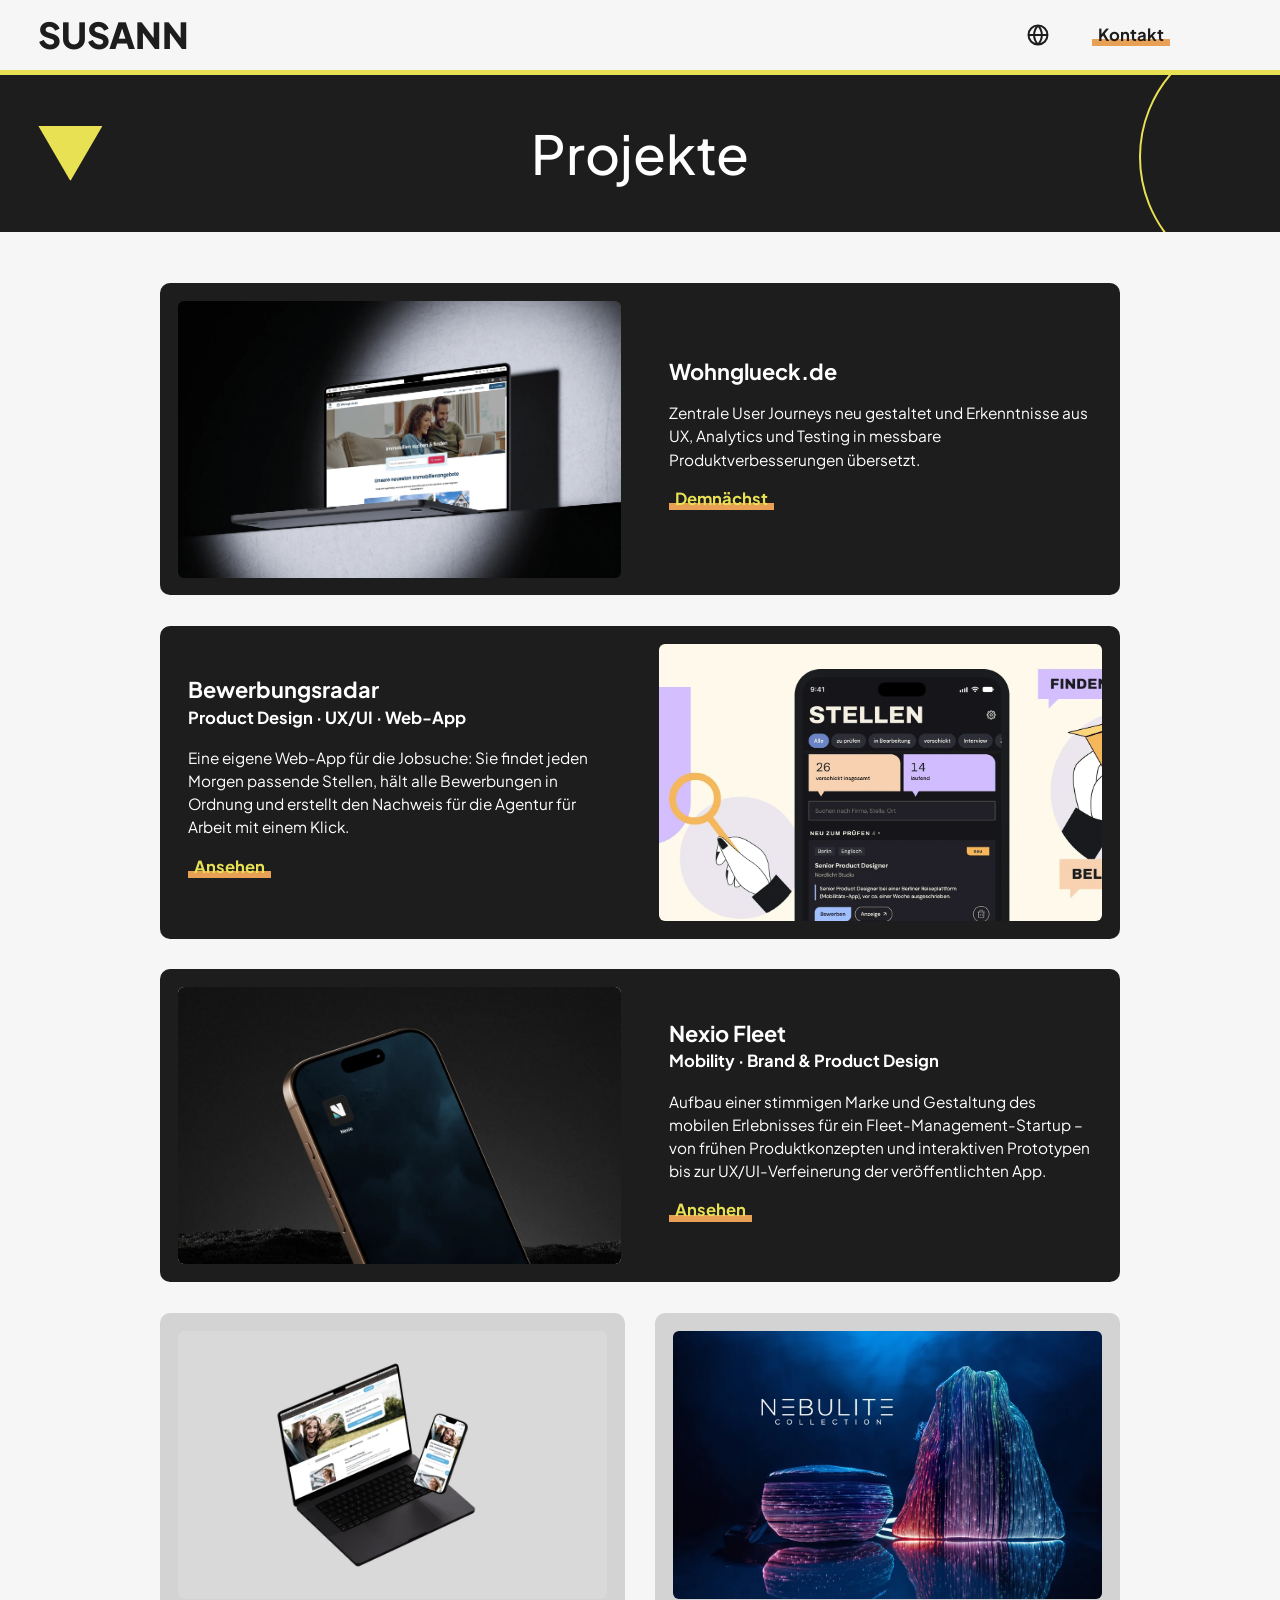
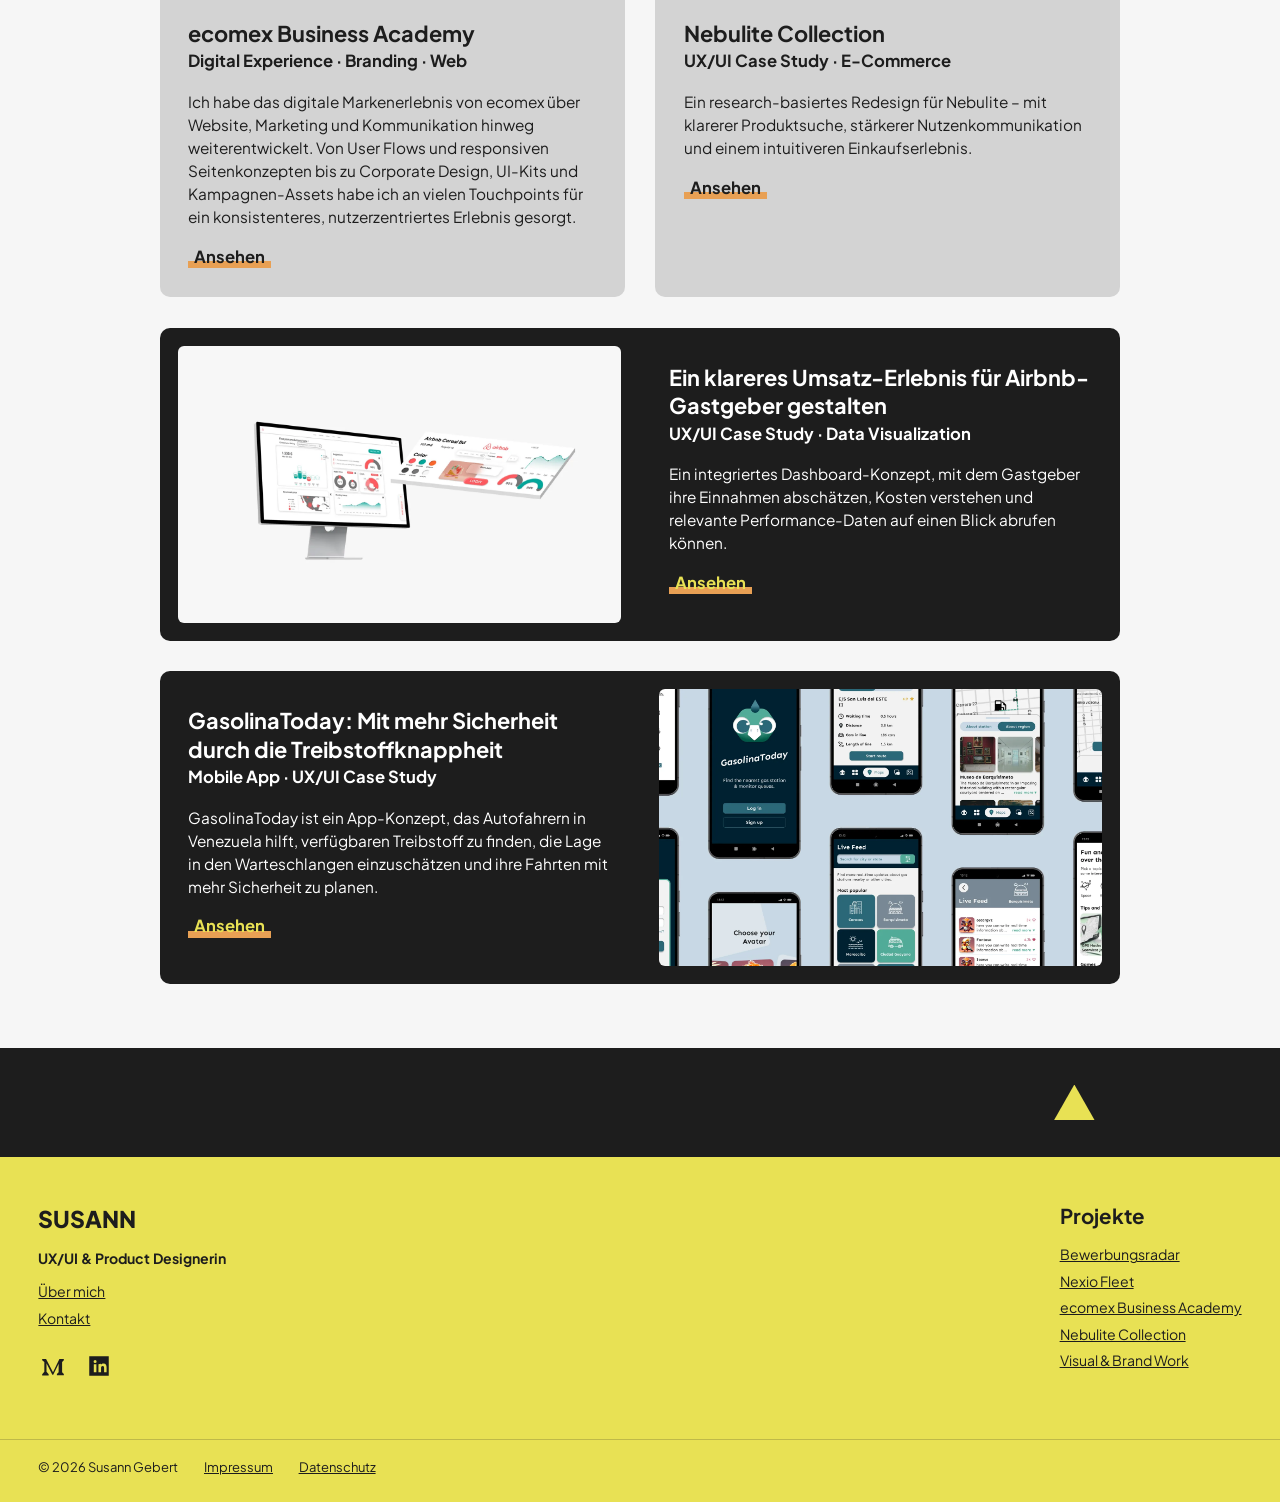
<file: all-projects.html>
<!DOCTYPE html>
<html lang="de">
<head>
<meta charset="utf-8">
<meta name="viewport" content="width=device-width, initial-scale=1, viewport-fit=cover">
<title data-i18n="meta.projects.title">Projekte – Susann Gebert</title>
<meta name="description" content="Alle Projekte von Susann Gebert – UX/UI-Design, Research und digitale Produkterlebnisse." data-i18n-content="meta.projects.desc">
<link rel="canonical" href="https://susanngebert.com/all-projects.html">
<!-- Social Sharing: Open Graph & Twitter Card. Die Texte wechseln mit der Sprache (js/i18n.js, "meta.*").
     Vorschaubild: images/og-image.jpg (Porträt, 1200 × 630 px – das Format, das LinkedIn & Co. erwarten). -->
<meta property="og:type" content="website">
<meta property="og:site_name" content="Susann Gebert">
<meta property="og:locale" content="de_DE" data-i18n-content="meta.locale">
<meta property="og:url" content="https://susanngebert.com/all-projects.html">
<meta property="og:title" content="Projekte – Susann Gebert" data-i18n-content="meta.projects.title">
<meta property="og:description" content="Alle Projekte von Susann Gebert – UX/UI-Design, Research und digitale Produkterlebnisse." data-i18n-content="meta.projects.desc">
<meta property="og:image" content="https://susanngebert.com/images/og-image.jpg">
<meta property="og:image:type" content="image/jpeg">
<meta property="og:image:width" content="1200">
<meta property="og:image:height" content="630">
<meta property="og:image:alt" content="Porträt von Susann Gebert" data-i18n-content="meta.image.alt">
<meta name="twitter:card" content="summary_large_image">
<meta name="twitter:title" content="Projekte – Susann Gebert" data-i18n-content="meta.projects.title">
<meta name="twitter:description" content="Alle Projekte von Susann Gebert – UX/UI-Design, Research und digitale Produkterlebnisse." data-i18n-content="meta.projects.desc">
<meta name="twitter:image" content="https://susanngebert.com/images/og-image.jpg">
<meta name="twitter:image:alt" content="Porträt von Susann Gebert" data-i18n-content="meta.image.alt">
<link rel="icon" href="favicon.svg?v=2" type="image/svg+xml">
<link rel="icon" href="favicon.ico?v=2" sizes="48x48">
<link rel="apple-touch-icon" href="apple-touch-icon.png">
<link rel="stylesheet" href="css/style.css?v=210">
<!-- Besucherstatistik: Umami (ohne Cookies), zählt nur auf susanngebert.com -->
<script defer src="https://cloud.umami.is/script.js" data-website-id="f222214b-0634-4848-a78e-f9d0a3985930" data-domains="susanngebert.com"></script>
</head>
<body>
<!-- Tastatur: erster Tab-Stopp, springt direkt zum Inhalt -->
<a class="skip-link" href="#main"><span data-only="de">Zum Inhalt springen</span><span data-only="en">Skip to content</span></a>

<!-- ================= HEADER ================= -->
<header class="topbar">
  <div class="wrap">
    <a class="logo" href="/">SUSANN</a>
    <div class="meta">
      <div class="lang" data-active="de">
        <button class="lang-toggle" type="button" aria-expanded="false" aria-controls="lang-menu" aria-label="Sprache wählen / Choose language">
          <svg viewBox="0 0 24 24" aria-hidden="true"><circle cx="12" cy="12" r="9.5"/><path d="M2.5 12h19M12 2.5c2.6 2.7 3.9 5.9 3.9 9.5s-1.3 6.8-3.9 9.5M12 2.5C9.4 5.2 8.1 8.4 8.1 12s1.3 6.8 3.9 9.5"/></svg>
        </button>
        <div class="lang-menu" id="lang-menu" hidden>
          <button type="button" data-lang="de" aria-pressed="true">DE</button>
          <button type="button" data-lang="en" aria-pressed="false">EN</button>
        </div>
      </div>
      <a class="meta-link btn-view" href="contact.html" data-i18n="nav.contact">Kontakt</a>
      <button class="burger" type="button" aria-controls="menu" aria-expanded="false" data-i18n-aria="nav.open" aria-label="Menü öffnen">
        <span></span><span></span><span></span>
      </button>
    </div>
  </div>
</header>


<main id="main" tabindex="-1" class="ap">
  <!-- ================= KOPF ================= -->
  <section class="ap-head">
    <span class="tri-down ap-tri" aria-hidden="true"></span>
    <span class="ap-ring" aria-hidden="true"></span>
    <div class="ap-head-inner">
      <h1 data-i18n="projects.title">Projekte</h1>
    </div>
  </section>

  <!--
    Bilder: Die dunklen/grauen Kästen (class="ph") sind Platzhalter. Ersetze sie später durch
    <img class="pic" src="images/…" width="…" height="…" alt="…">
  -->

  <!-- ================= PROJEKTE ================= -->
  <section class="wrap ap-list">
    <div class="projects">
      <!-- Wohnglueck.de -->
      <article class="card card-dark card-feature">
        <div class="pic-box"><img class="pic" src="images/wohnglueck-hero.webp" width="2000" height="1500" alt="Wohnglueck.de-Startseite auf einem Laptop" data-i18n-alt="wg.hero"></div>
        <div class="txt">
          <h3>Wohnglueck.de</h3>
          <p data-only="de">Zentrale User Journeys neu gestaltet und Erkenntnisse aus UX, Analytics und Testing in messbare Produktverbesserungen übersetzt.</p>
          <p data-only="en">Redesigned key user journeys and turned UX, analytics and testing insights into measurable product improvements.</p>
          <span class="btn-view is-soon"><span data-only="de">Demnächst</span><span data-only="en">Coming soon</span></span>
        </div>
      </article>

      <!-- Bewerbungsradar (eigene App, in Weiterentwicklung; Text links, Bild rechts) -->
      <article class="card card-dark card-feature card-feature-rev">
        <div class="pic-box"><img class="pic" src="images/radar-hero.webp?v=4" width="2400" height="773" alt="Bewerbungsradar: lila Sprechblase mit Lupe, Handy mit dem Reiter „Stellen“, gezeichnete Hände mit Lupe und Papierflieger, dazu die Sprechblasen Finden, Ordnen, Belegen" data-i18n-alt="rd.hero"></div>
        <div class="txt">
          <div>
            <h3>Bewerbungsradar</h3>
            <div class="sub">Product Design · UX/UI · Web-App</div>
          </div>
          <p data-only="de">Eine eigene Web-App für die Jobsuche: Sie findet jeden Morgen passende Stellen, hält alle Bewerbungen in Ordnung und erstellt den Nachweis für die Agentur für Arbeit mit einem Klick.</p>
          <p data-only="en">My own web app for job seekers: it finds matching jobs every morning, keeps every application in order and creates the proof for the employment agency with one click.</p>
          <a class="btn-view" href="cs-bewerbungsradar.html" data-i18n="cta.view">Ansehen</a>
        </div>
      </article>

      <!-- Nexio Fleet -->
      <article class="card card-dark card-feature">
        <div class="pic-box"><img class="pic" src="images/nexio-hero.webp?v=1" width="1460" height="678" alt="Smartphone mit dem Nexio-App-Icon auf dunklem Hintergrund" data-i18n-alt="nx.hero"></div>
        <div class="txt">
          <div>
            <h3>Nexio Fleet</h3>
            <div class="sub">Mobility · Brand &amp; Product Design</div>
          </div>
          <p data-i18n="p4.desc">Aufbau einer stimmigen Marke und Gestaltung des mobilen Erlebnisses für ein Fleet-Management-Startup – von frühen Produktkonzepten und interaktiven Prototypen bis zur UX/UI-Verfeinerung der veröffentlichten App.</p>
          <a class="btn-view" href="cs-nexio.html" data-i18n="cta.view">Ansehen</a>
        </div>
      </article>

      <!-- ecomex -->
      <article class="card card-grey">
        <div class="pic-box"><img class="pic" src="images/ecomex.webp" width="1400" height="630" alt="ecomex Website auf Laptop und Smartphone" data-i18n-alt="ex.hero"></div>
        <div class="txt">
          <div>
            <h3>ecomex Business Academy</h3>
            <div class="sub">Digital Experience · Branding · Web</div>
          </div>
          <p data-i18n="p2.desc">Ich habe das digitale Markenerlebnis von ecomex über Website, Marketing und Kommunikation hinweg weiterentwickelt. Von User Flows und responsiven Seitenkonzepten bis zu Corporate Design, UI-Kits und Kampagnen-Assets habe ich an vielen Touchpoints für ein konsistenteres, nutzerzentriertes Erlebnis gesorgt.</p>
          <a class="btn-view" href="ecomex.html" data-i18n="cta.view">Ansehen</a>
        </div>
      </article>

      <!-- Nebulite -->
      <article class="card card-grey">
        <div class="pic-box"><img class="pic" src="images/nebulite.webp" width="1200" height="800" alt="Nebulite Collection: leuchtende Taschen aus Glasfasergewebe"></div>
        <div class="txt">
          <div>
            <h3>Nebulite Collection</h3>
            <div class="sub">UX/UI Case Study · E-Commerce</div>
          </div>
          <p data-i18n="p1.desc">Ein research-basiertes Redesign für Nebulite – mit klarerer Produktsuche, stärkerer Nutzenkommunikation und einem intuitiveren Einkaufserlebnis.</p>
          <a class="btn-view" href="cs-e-commerce.html" data-i18n="cta.view">Ansehen</a>
        </div>
      </article>

      <!-- Airbnb -->
      <article class="card card-dark card-feature">
        <div class="pic-box white"><img class="pic" src="images/airbnb-dashboard.webp" width="1400" height="588" alt="Airbnb Earnings Dashboard auf einem Monitor mit Styleguide" data-i18n-alt="db.hero"></div>
        <div class="txt">
          <div>
            <h3 data-i18n="p3.title">Ein klareres Umsatz-Erlebnis für Airbnb-Gastgeber gestalten</h3>
            <div class="sub">UX/UI Case Study · Data Visualization</div>
          </div>
          <p data-i18n="p3.desc">Ein integriertes Dashboard-Konzept, mit dem Gastgeber ihre Einnahmen abschätzen, Kosten verstehen und relevante Performance-Daten auf einen Blick abrufen können.</p>
          <a class="btn-view" href="cs-dashboard.html" data-i18n="cta.view">Ansehen</a>
        </div>
      </article>

      <!-- Mobile App (Text links, Bild rechts) -->
      <article class="card card-dark card-feature card-feature-rev">
        <div class="pic-box"><img class="pic" src="images/gasolina-hero.webp" width="2000" height="1021" alt="Screens der GasolinaToday-App auf mehreren Smartphones" data-i18n-alt="ma.hero"></div>
        <div class="txt">
          <div>
            <h3><span data-only="de">GasolinaToday: Mit mehr Sicherheit durch die Treibstoffknappheit</span><span data-only="en">GasolinaToday: Navigating Fuel Shortages with Greater Confidence</span></h3>
            <div class="sub">Mobile App · UX/UI Case Study</div>
          </div>
          <p data-only="de">GasolinaToday ist ein App-Konzept, das Autofahrern in Venezuela hilft, verfügbaren Treibstoff zu finden, die Lage in den Warteschlangen einzuschätzen und ihre Fahrten mit mehr Sicherheit zu planen.</p>
          <p data-only="en">GasolinaToday is a mobile app concept designed to help drivers in Venezuela locate available fuel, assess queue conditions and plan their journeys with greater confidence.</p>
          <a class="btn-view" href="cs-mobile-app.html" data-i18n="cta.view">Ansehen</a>
        </div>
      </article>
    </div>
  </section>

  <!-- ================= NACH OBEN ================= -->
  <div class="ap-top">
    <a class="ap-top-link" href="#top" data-i18n-aria="ap.top" aria-label="Nach oben"><span class="tri-up" aria-hidden="true"></span></a>
  </div>
</main>

<!-- ================= FOOTER ================= -->
<footer class="footer">
  <div class="wrap">
    <div>
      <div class="name">SUSANN</div>
      <div class="role" data-i18n="hero.label">UX/UI &amp; Product Designerin</div>
      <ul class="small footer-nav">
        <li><a href="about.html" data-i18n="footer.about">Über mich</a></li>
        <li><a href="contact.html" data-i18n="footer.contact">Kontakt</a></li>
      </ul>
      <div class="social">
        <a href="https://medium.com/@susann.gebert" target="_blank" rel="noopener" data-umami-event="Medium-Klick" aria-label="Medium">
          <svg viewBox="0 0 24 24"><path d="M2 5.5h3.6l6.4 12.2L17.9 5.5H22v1.2l-1.6 1.5v9.6l1.6 1.5v1.2h-6.4v-1.2l1.6-1.5V9.9l-5 10.1h-.8L6 9.4v7.9l2 2.2v1.2H2v-1.2l2-2.2V8.3L2 6.7z"/></svg>
        </a>
        <a href="https://www.linkedin.com/in/susann-gebert-11679b240" target="_blank" rel="noopener" data-umami-event="LinkedIn-Klick" aria-label="LinkedIn">
          <svg viewBox="0 0 24 24"><path d="M3 3h18v18H3zm4.2 7.3v7.5h2.4v-7.5zm1.2-3.8a1.4 1.4 0 1 0 0 2.8 1.4 1.4 0 0 0 0-2.8zm3.1 3.8v7.5h2.4v-3.9c0-1 .2-2 1.5-2s1.3 1.2 1.3 2.1v3.8H19v-4.3c0-2.1-.5-3.7-2.9-3.7-1.2 0-2 .6-2.3 1.2v-1z" fill-rule="evenodd"/></svg>
        </a>
      </div>
    </div>
    <div>
      <h2 data-i18n="projects.title">Projekte</h2>
      <ul class="small">
        <li><a href="cs-bewerbungsradar.html">Bewerbungsradar</a></li>
        <li><a href="cs-nexio.html">Nexio Fleet</a></li>
        <li><a href="ecomex.html">ecomex Business Academy</a></li>
        <li><a href="cs-e-commerce.html">Nebulite Collection</a></li>
        <li><a href="visual-brand-work.html">Visual &amp; Brand Work</a></li>
      </ul>
    </div>
  </div>
  <div class="wrap footer-legal">
    <span>© 2026 Susann Gebert</span>
    <a href="impressum.html" data-i18n="footer.imprint">Impressum</a>
    <a href="datenschutz.html" data-i18n="footer.privacy">Datenschutz</a>
  </div>
</footer>

<!-- ================= BURGER-MENÜ ================= -->
<div class="menu" id="menu" role="dialog" aria-modal="true" aria-label="Navigation">
  <svg class="menu-deco" viewBox="0 0 1280 728" preserveAspectRatio="xMidYMid slice" aria-hidden="true">
    <g fill="none" stroke="rgba(255,255,255,.35)" stroke-width="3">
      <circle cx="205" cy="200" r="580"/>
      <circle cx="165" cy="284" r="110"/>
      <polygon points="876,622 928,622 902,666"/>
    </g>
    <circle cx="218" cy="315" r="20" fill="rgba(255,255,255,.35)"/>
    <defs>
      <pattern id="dotp" width="36" height="36" patternUnits="userSpaceOnUse">
        <circle cx="12" cy="12" r="6" fill="rgba(255,255,255,.35)"/>
      </pattern>
    </defs>
    <rect x="0" y="433" width="144" height="236" fill="url(#dotp)"/>
  </svg>
  <div class="menu-top">
    <a class="menu-logo" href="/">SUSANN</a>
    <button class="menu-close" type="button">
      <span data-i18n="nav.close">Schließen</span>
      <svg viewBox="0 0 40 40" aria-hidden="true"><path d="M4 4l32 32M36 4L4 36" stroke="#1D1D1D" stroke-width="3.5"/></svg>
    </button>
  </div>
  <nav class="menu-nav">
    <div class="menu-row">
      <a href="/"><span class="menu-no" aria-hidden="true">01</span><span data-i18n="menu.home">Home</span></a>
      <a href="all-projects.html" aria-current="page"><span class="menu-no" aria-hidden="true">02</span><span data-i18n="menu.work">Projekte</span></a>
    </div>
    <div class="menu-row">
      <a href="visual-brand-work.html"><span class="menu-no" aria-hidden="true">03</span><span data-i18n="menu.visual">Visual &amp; Brand Work</span></a>
    </div>
    <div class="menu-row">
      <a href="about.html"><span class="menu-no" aria-hidden="true">04</span><span data-i18n="menu.about">Über mich</span></a>
      <a href="contact.html"><span class="menu-no" aria-hidden="true">05</span><span data-i18n="menu.contact">Kontakt</span></a>
    </div>
  </nav>
</div>

<script src="js/i18n.js?v=207"></script>
<script src="js/main.js?v=147"></script>
</body>
</html>
</file>
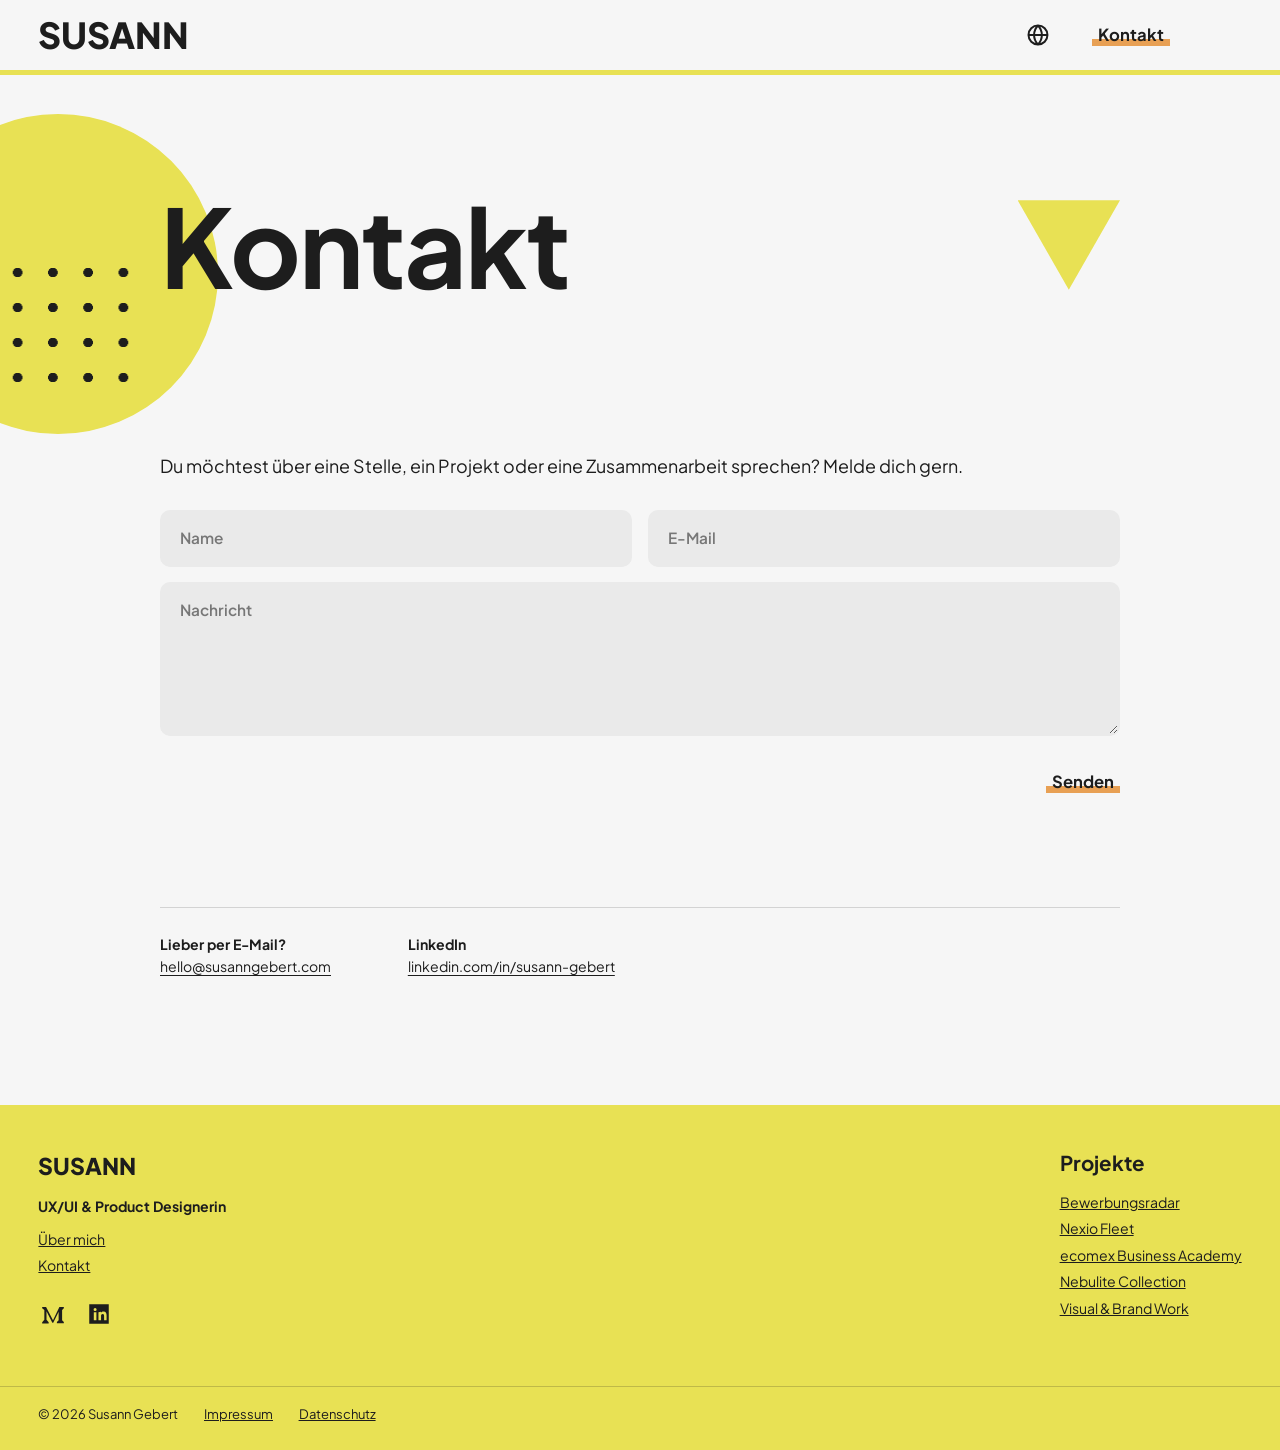
<file: contact.html>
<!DOCTYPE html>
<html lang="de">
<head>
<meta charset="utf-8">
<meta name="viewport" content="width=device-width, initial-scale=1, viewport-fit=cover">
<title data-i18n="meta.contact.title">Kontakt – Susann Gebert</title>
<meta name="description" content="Kontakt zu Susann Gebert, UX/UI &amp; Product Designerin in Berlin." data-i18n-content="meta.contact.desc">
<link rel="canonical" href="https://susanngebert.com/contact.html">
<!-- Social Sharing: Open Graph & Twitter Card. Die Texte wechseln mit der Sprache (js/i18n.js, "meta.*").
     Vorschaubild: images/og-image.jpg (Porträt, 1200 × 630 px – das Format, das LinkedIn & Co. erwarten). -->
<meta property="og:type" content="website">
<meta property="og:site_name" content="Susann Gebert">
<meta property="og:locale" content="de_DE" data-i18n-content="meta.locale">
<meta property="og:url" content="https://susanngebert.com/contact.html">
<meta property="og:title" content="Kontakt – Susann Gebert" data-i18n-content="meta.contact.title">
<meta property="og:description" content="Kontakt zu Susann Gebert, UX/UI &amp; Product Designerin in Berlin." data-i18n-content="meta.contact.desc">
<meta property="og:image" content="https://susanngebert.com/images/og-image.jpg">
<meta property="og:image:type" content="image/jpeg">
<meta property="og:image:width" content="1200">
<meta property="og:image:height" content="630">
<meta property="og:image:alt" content="Porträt von Susann Gebert" data-i18n-content="meta.image.alt">
<meta name="twitter:card" content="summary_large_image">
<meta name="twitter:title" content="Kontakt – Susann Gebert" data-i18n-content="meta.contact.title">
<meta name="twitter:description" content="Kontakt zu Susann Gebert, UX/UI &amp; Product Designerin in Berlin." data-i18n-content="meta.contact.desc">
<meta name="twitter:image" content="https://susanngebert.com/images/og-image.jpg">
<meta name="twitter:image:alt" content="Porträt von Susann Gebert" data-i18n-content="meta.image.alt">
<link rel="icon" href="favicon.svg?v=2" type="image/svg+xml">
<link rel="icon" href="favicon.ico?v=2" sizes="48x48">
<link rel="apple-touch-icon" href="apple-touch-icon.png">
<link rel="stylesheet" href="css/style.css?v=210">
<!-- Besucherstatistik: Umami (ohne Cookies), zählt nur auf susanngebert.com -->
<script defer src="https://cloud.umami.is/script.js" data-website-id="f222214b-0634-4848-a78e-f9d0a3985930" data-domains="susanngebert.com"></script>
</head>
<body>
<!-- Tastatur: erster Tab-Stopp, springt direkt zum Inhalt -->
<a class="skip-link" href="#main"><span data-only="de">Zum Inhalt springen</span><span data-only="en">Skip to content</span></a>

<!-- ================= HEADER ================= -->
<header class="topbar">
  <div class="wrap">
    <a class="logo" href="/">SUSANN</a>
    <div class="meta">
      <div class="lang" data-active="de">
        <button class="lang-toggle" type="button" aria-expanded="false" aria-controls="lang-menu" aria-label="Sprache wählen / Choose language">
          <svg viewBox="0 0 24 24" aria-hidden="true"><circle cx="12" cy="12" r="9.5"/><path d="M2.5 12h19M12 2.5c2.6 2.7 3.9 5.9 3.9 9.5s-1.3 6.8-3.9 9.5M12 2.5C9.4 5.2 8.1 8.4 8.1 12s1.3 6.8 3.9 9.5"/></svg>
        </button>
        <div class="lang-menu" id="lang-menu" hidden>
          <button type="button" data-lang="de" aria-pressed="true">DE</button>
          <button type="button" data-lang="en" aria-pressed="false">EN</button>
        </div>
      </div>
      <a class="meta-link btn-view" href="contact.html" data-i18n="nav.contact" aria-current="page">Kontakt</a>
      <button class="burger" type="button" aria-controls="menu" aria-expanded="false" data-i18n-aria="nav.open" aria-label="Menü öffnen">
        <span></span><span></span><span></span>
      </button>
    </div>
  </div>
</header>


<main id="main" tabindex="-1" class="ct">
  <!-- ================= KOPF ================= -->
  <section class="ct-head">
    <span class="ct-circle" aria-hidden="true"></span>
    <div class="wrap ct-head-inner">
      <h1><span data-only="de">Kontakt</span><span data-only="en">contact</span></h1>
      <span class="tri-down ct-tri" aria-hidden="true"></span>
    </div>
  </section>

  <!-- ================= FORMULAR =================
       Versand über Formspark (Formular-ID Cpb9i5sHE). Nachrichten kommen per E-Mail bei Susann an.
       Ohne JavaScript schickt das Formular normal ab und Formspark zeigt eine eigene Bestätigungsseite. -->
  <section class="wrap ct-body">
    <p class="ct-intro"><span data-only="de">Du möchtest über eine Stelle, ein Projekt oder eine Zusammenarbeit sprechen? Melde dich gern.</span><span data-only="en">Want to talk about a role, project or collaboration? Feel free to get in touch.</span></p>
    <form class="ct-form" id="contact-form" action="https://submit-form.com/Cpb9i5sHE" method="POST" novalidate>
      <label class="ct-field">
        <span class="sr-only" data-i18n="ct.name">Name</span>
        <input type="text" name="name" autocomplete="name" required placeholder="Name" data-i18n-placeholder="ct.name">
      </label>
      <label class="ct-field">
        <span class="sr-only" data-i18n="ct.email">E-Mail</span>
        <input type="email" name="email" autocomplete="email" required placeholder="E-Mail" data-i18n-placeholder="ct.email">
      </label>
      <label class="ct-field ct-field-wide">
        <span class="sr-only" data-i18n="ct.message">Nachricht</span>
        <textarea name="message" rows="5" required placeholder="Nachricht" data-i18n-placeholder="ct.message"></textarea>
      </label>
      <!-- Spam-Schutz: unsichtbares Feld, das nur Bots ausfüllen -->
      <input class="ct-hp" type="checkbox" name="_honeypot" tabindex="-1" autocomplete="off" aria-hidden="true">
      <p class="ct-error" role="alert" hidden><span data-only="de">Bitte fülle alle Felder aus und gib eine gültige E-Mail-Adresse an.</span><span data-only="en">Please fill in all fields and enter a valid email address.</span></p>
      <div class="ct-actions">
        <button class="btn-view ct-send" type="submit" data-i18n="ct.send">Senden</button>
      </div>
      <p class="ct-status" role="status" aria-live="polite">
        <span class="ct-status-msg" data-state="sending" hidden><span data-only="de">Wird gesendet …</span><span data-only="en">Sending …</span></span>
        <span class="ct-status-msg" data-state="success" hidden><span data-only="de">Danke für deine Nachricht! Ich melde mich so bald wie möglich.</span><span data-only="en">Thank you for your message! I'll get back to you as soon as possible.</span></span>
        <span class="ct-status-msg" data-state="failed" hidden><span data-only="de">Das hat leider nicht geklappt. Bitte versuche es später noch einmal oder schreib mir direkt an</span><span data-only="en">Sorry, that didn't work. Please try again later or write to me directly at</span> <a href="mailto:hello@susanngebert.com" data-umami-event="E-Mail-Klick">hello@susanngebert.com</a>.</span>
      </p>
    </form>

    <!-- Weitere Kontaktwege -->
    <dl class="ct-alt">
      <div>
        <dt><span data-only="de">Lieber per E-Mail?</span><span data-only="en">Prefer email?</span></dt>
        <dd><a href="mailto:hello@susanngebert.com" data-umami-event="E-Mail-Klick">hello@susanngebert.com</a></dd>
      </div>
      <div>
        <dt>LinkedIn</dt>
        <dd><a href="https://www.linkedin.com/in/susann-gebert-11679b240" target="_blank" rel="noopener" data-umami-event="LinkedIn-Klick">linkedin.com/in/susann-gebert</a></dd>
      </div>
    </dl>
  </section>
</main>


<!-- ================= FOOTER ================= -->
<footer class="footer">
  <div class="wrap">
    <div>
      <div class="name">SUSANN</div>
      <div class="role" data-i18n="hero.label">UX/UI &amp; Product Designerin</div>
      <ul class="small footer-nav">
        <li><a href="about.html" data-i18n="footer.about">Über mich</a></li>
        <li><a href="contact.html" aria-current="page" data-i18n="footer.contact">Kontakt</a></li>
      </ul>
      <div class="social">
        <a href="https://medium.com/@susann.gebert" target="_blank" rel="noopener" data-umami-event="Medium-Klick" aria-label="Medium">
          <svg viewBox="0 0 24 24"><path d="M2 5.5h3.6l6.4 12.2L17.9 5.5H22v1.2l-1.6 1.5v9.6l1.6 1.5v1.2h-6.4v-1.2l1.6-1.5V9.9l-5 10.1h-.8L6 9.4v7.9l2 2.2v1.2H2v-1.2l2-2.2V8.3L2 6.7z"/></svg>
        </a>
        <a href="https://www.linkedin.com/in/susann-gebert-11679b240" target="_blank" rel="noopener" data-umami-event="LinkedIn-Klick" aria-label="LinkedIn">
          <svg viewBox="0 0 24 24"><path d="M3 3h18v18H3zm4.2 7.3v7.5h2.4v-7.5zm1.2-3.8a1.4 1.4 0 1 0 0 2.8 1.4 1.4 0 0 0 0-2.8zm3.1 3.8v7.5h2.4v-3.9c0-1 .2-2 1.5-2s1.3 1.2 1.3 2.1v3.8H19v-4.3c0-2.1-.5-3.7-2.9-3.7-1.2 0-2 .6-2.3 1.2v-1z" fill-rule="evenodd"/></svg>
        </a>
      </div>
    </div>
    <div>
      <h2 data-i18n="projects.title">Projekte</h2>
      <ul class="small">
        <li><a href="cs-bewerbungsradar.html">Bewerbungsradar</a></li>
        <li><a href="cs-nexio.html">Nexio Fleet</a></li>
        <li><a href="ecomex.html">ecomex Business Academy</a></li>
        <li><a href="cs-e-commerce.html">Nebulite Collection</a></li>
        <li><a href="visual-brand-work.html">Visual &amp; Brand Work</a></li>
      </ul>
    </div>
  </div>
  <div class="wrap footer-legal">
    <span>© 2026 Susann Gebert</span>
    <a href="impressum.html" data-i18n="footer.imprint">Impressum</a>
    <a href="datenschutz.html" data-i18n="footer.privacy">Datenschutz</a>
  </div>
</footer>

<!-- ================= BURGER-MENÜ ================= -->
<div class="menu" id="menu" role="dialog" aria-modal="true" aria-label="Navigation">
  <svg class="menu-deco" viewBox="0 0 1280 728" preserveAspectRatio="xMidYMid slice" aria-hidden="true">
    <g fill="none" stroke="rgba(255,255,255,.35)" stroke-width="3">
      <circle cx="205" cy="200" r="580"/>
      <circle cx="165" cy="284" r="110"/>
      <polygon points="876,622 928,622 902,666"/>
    </g>
    <circle cx="218" cy="315" r="20" fill="rgba(255,255,255,.35)"/>
    <defs>
      <pattern id="dotp" width="36" height="36" patternUnits="userSpaceOnUse">
        <circle cx="12" cy="12" r="6" fill="rgba(255,255,255,.35)"/>
      </pattern>
    </defs>
    <rect x="0" y="433" width="144" height="236" fill="url(#dotp)"/>
  </svg>
  <div class="menu-top">
    <a class="menu-logo" href="/">SUSANN</a>
    <button class="menu-close" type="button">
      <span data-i18n="nav.close">Schließen</span>
      <svg viewBox="0 0 40 40" aria-hidden="true"><path d="M4 4l32 32M36 4L4 36" stroke="#1D1D1D" stroke-width="3.5"/></svg>
    </button>
  </div>
  <nav class="menu-nav">
    <div class="menu-row">
      <a href="/"><span class="menu-no" aria-hidden="true">01</span><span data-i18n="menu.home">Home</span></a>
      <a href="all-projects.html"><span class="menu-no" aria-hidden="true">02</span><span data-i18n="menu.work">Projekte</span></a>
    </div>
    <div class="menu-row">
      <a href="visual-brand-work.html"><span class="menu-no" aria-hidden="true">03</span><span data-i18n="menu.visual">Visual &amp; Brand Work</span></a>
    </div>
    <div class="menu-row">
      <a href="about.html"><span class="menu-no" aria-hidden="true">04</span><span data-i18n="menu.about">Über mich</span></a>
      <a href="contact.html" aria-current="page"><span class="menu-no" aria-hidden="true">05</span><span data-i18n="menu.contact">Kontakt</span></a>
    </div>
  </nav>
</div>

<script src="js/i18n.js?v=207"></script>
<script src="js/main.js?v=147"></script>
<script src="js/contact.js?v=139"></script>
</body>
</html>
</file>
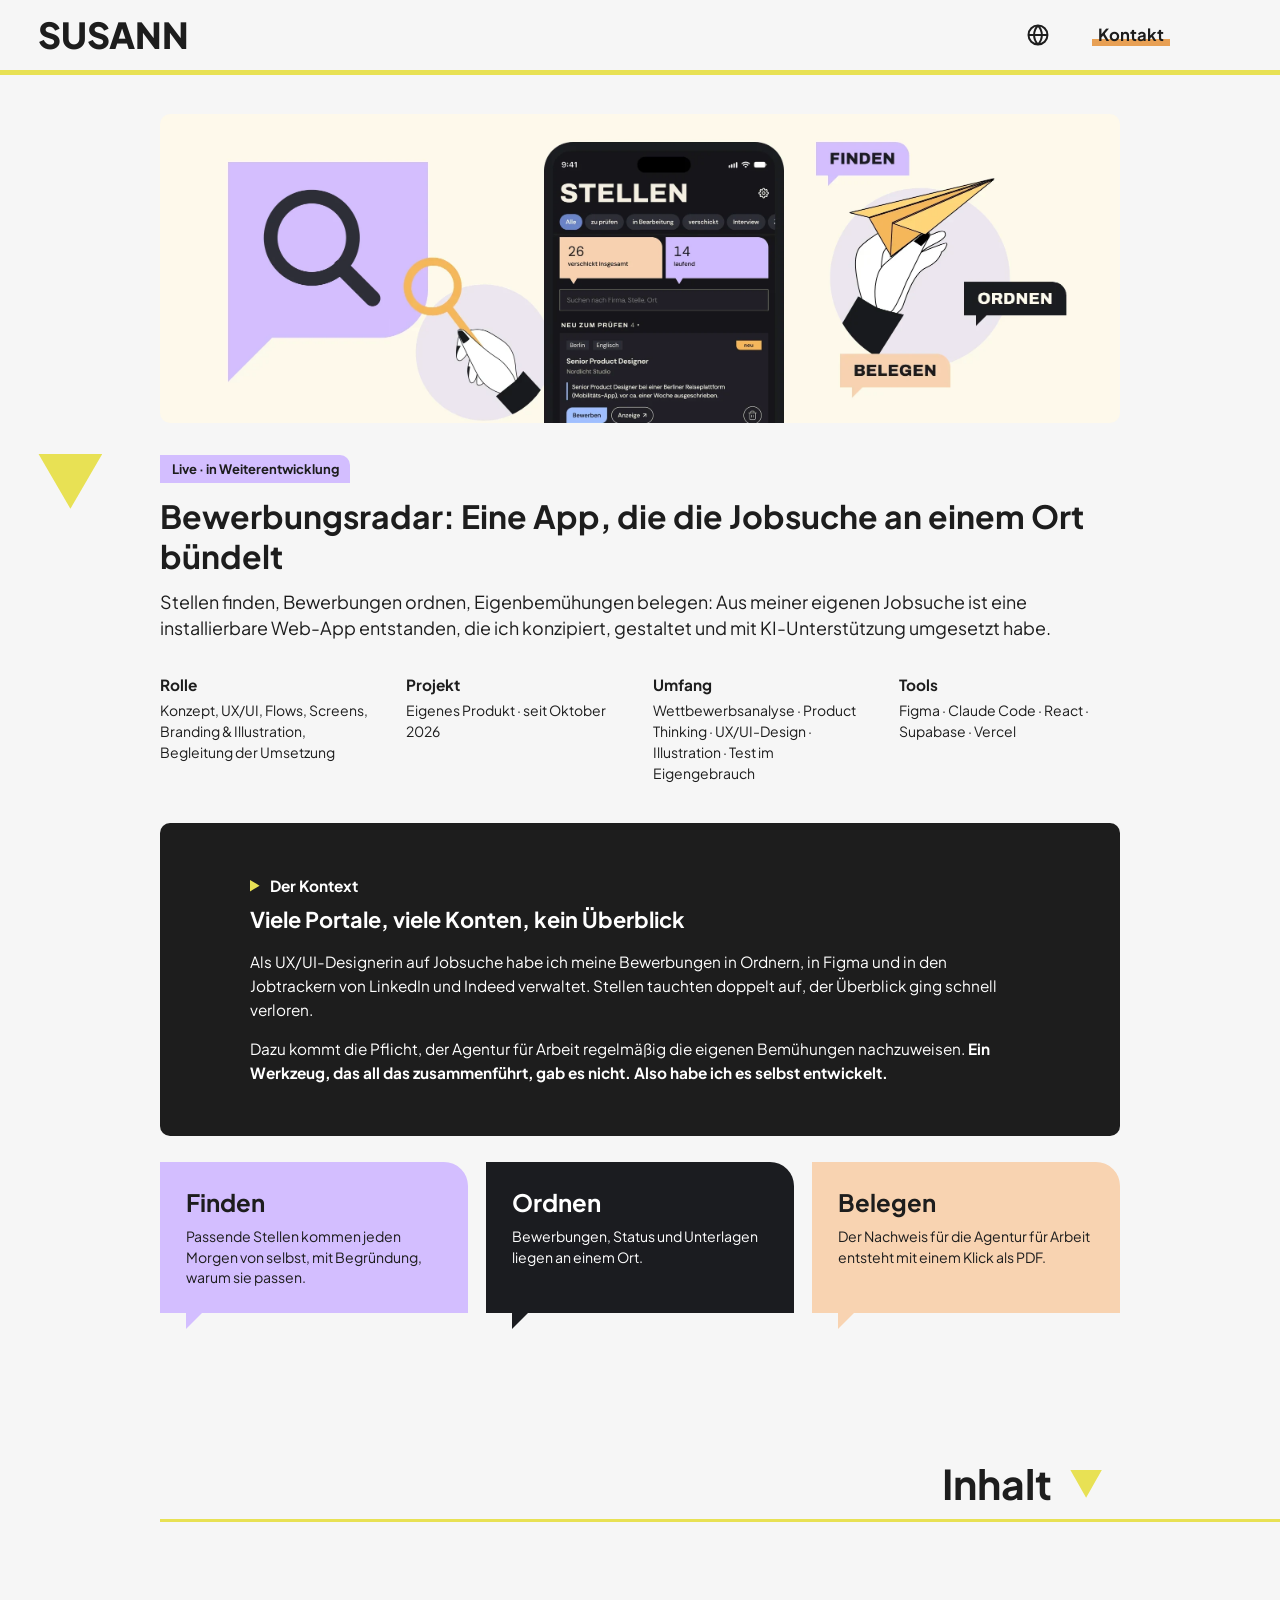
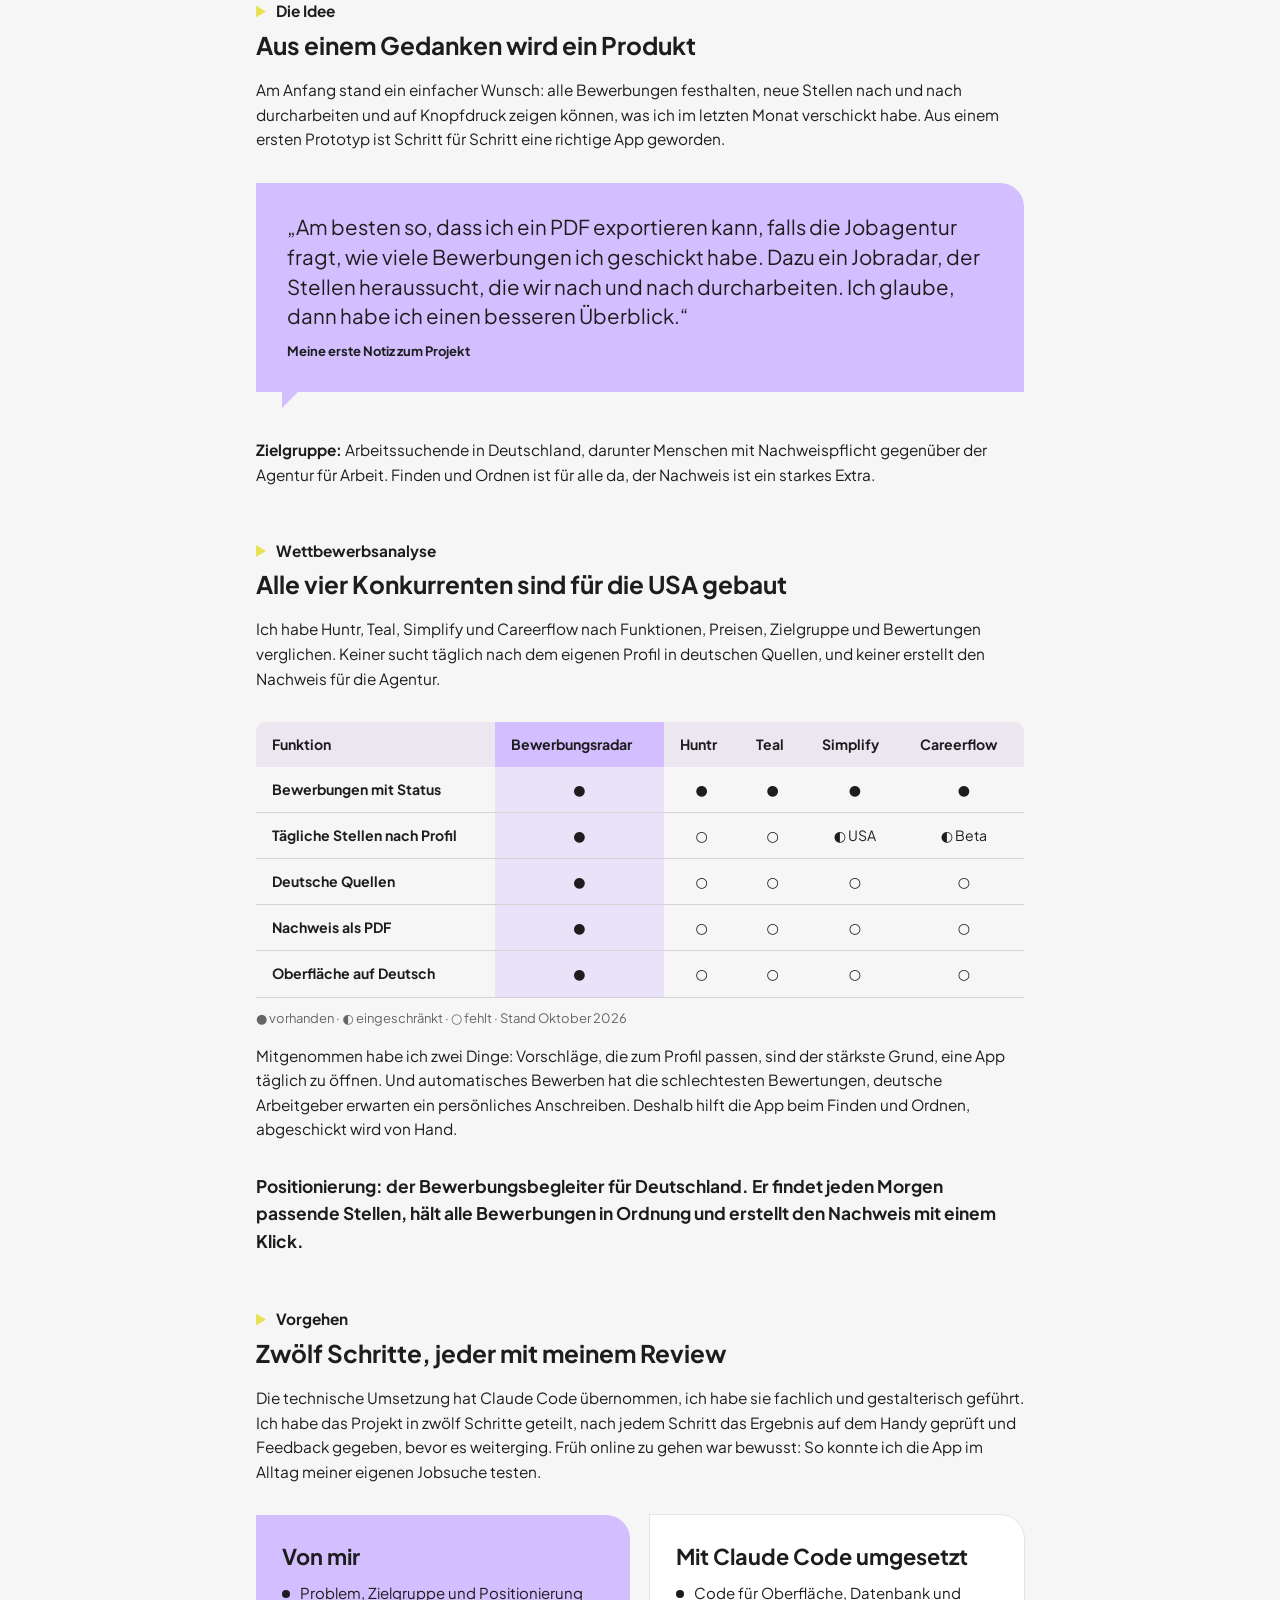
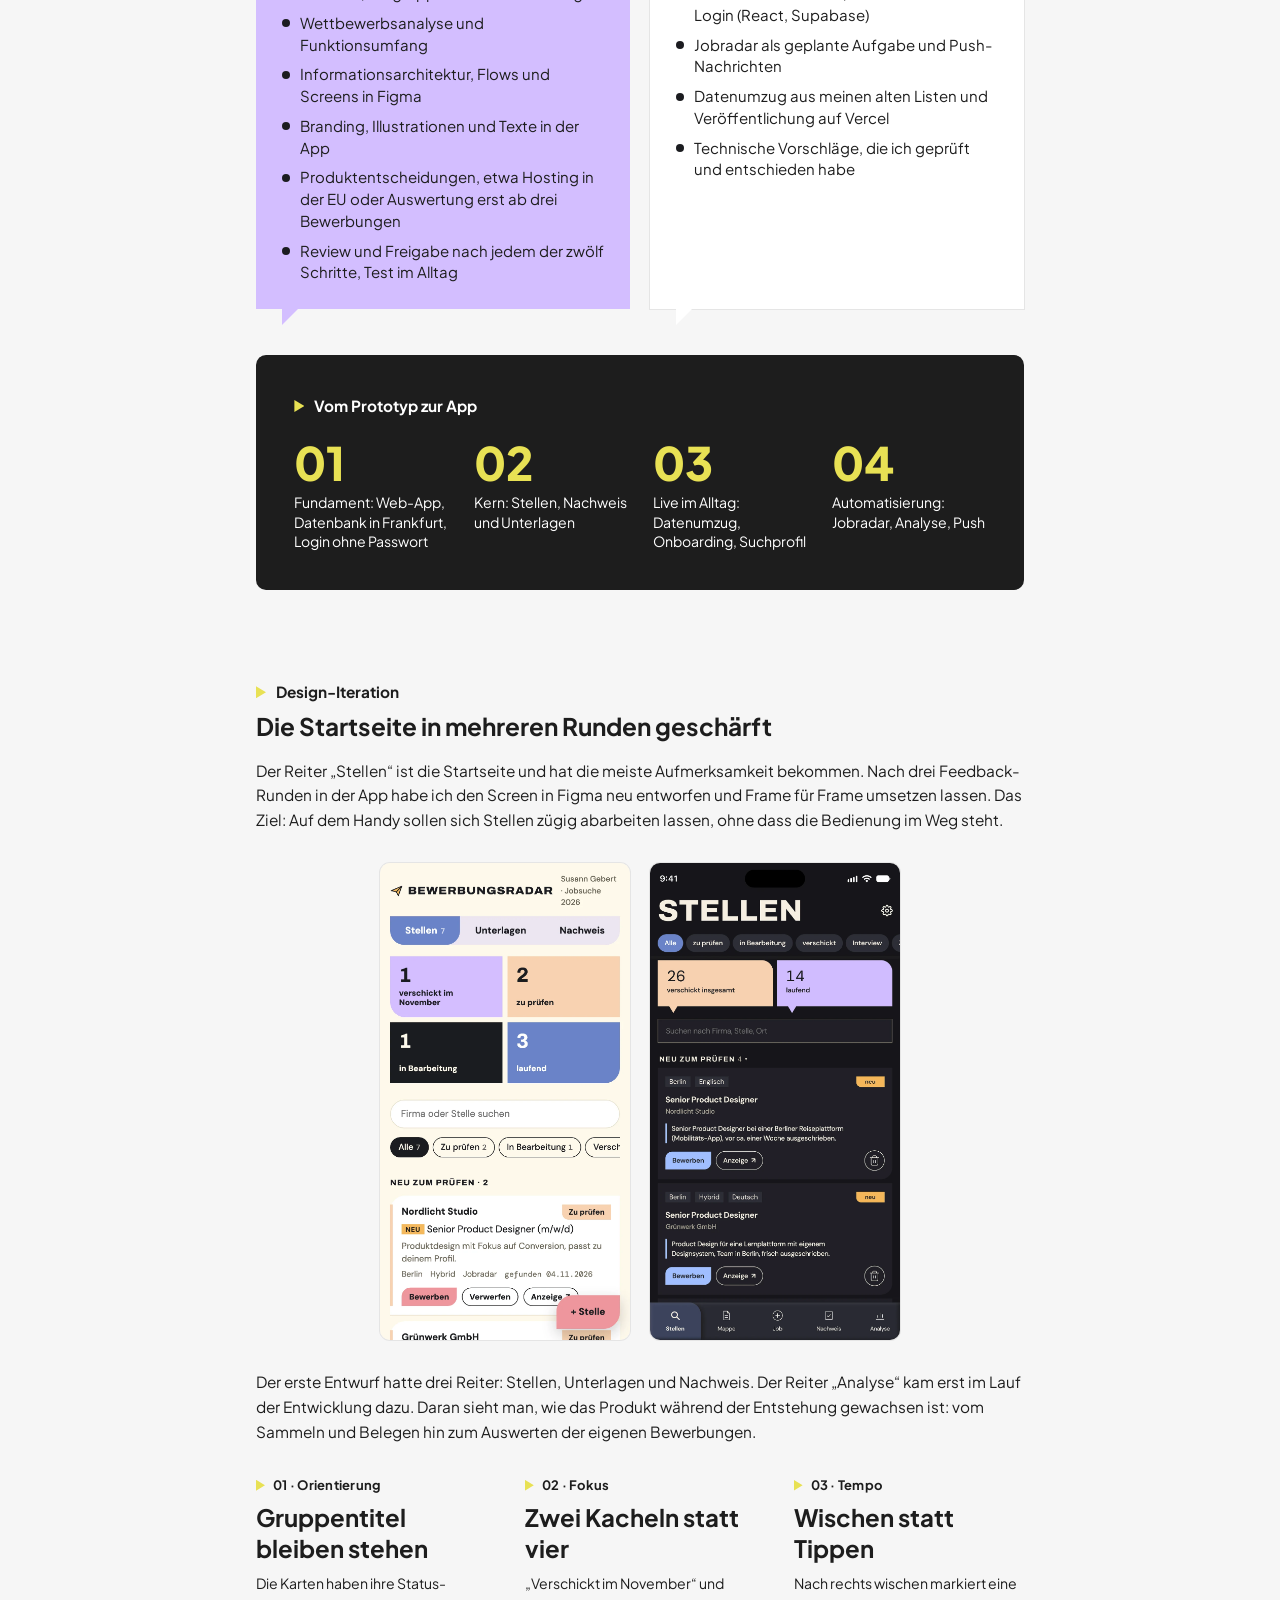
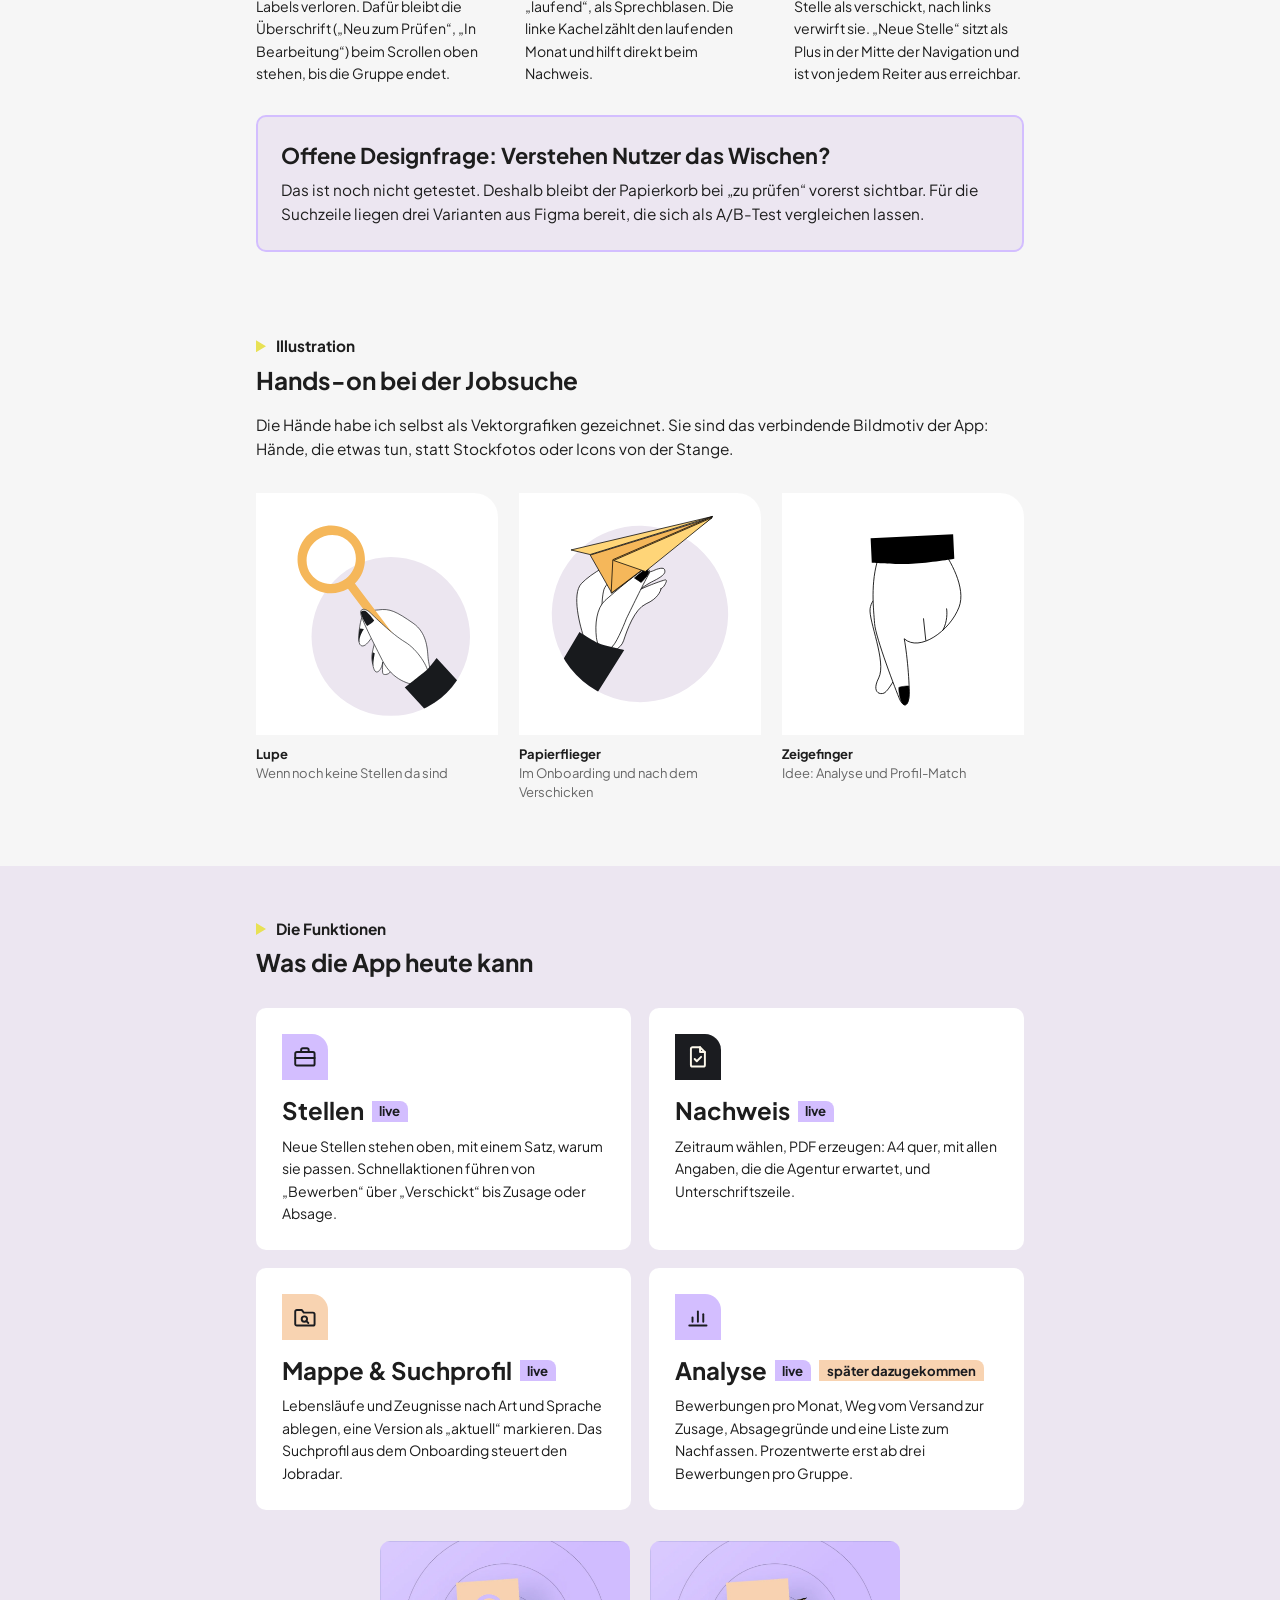
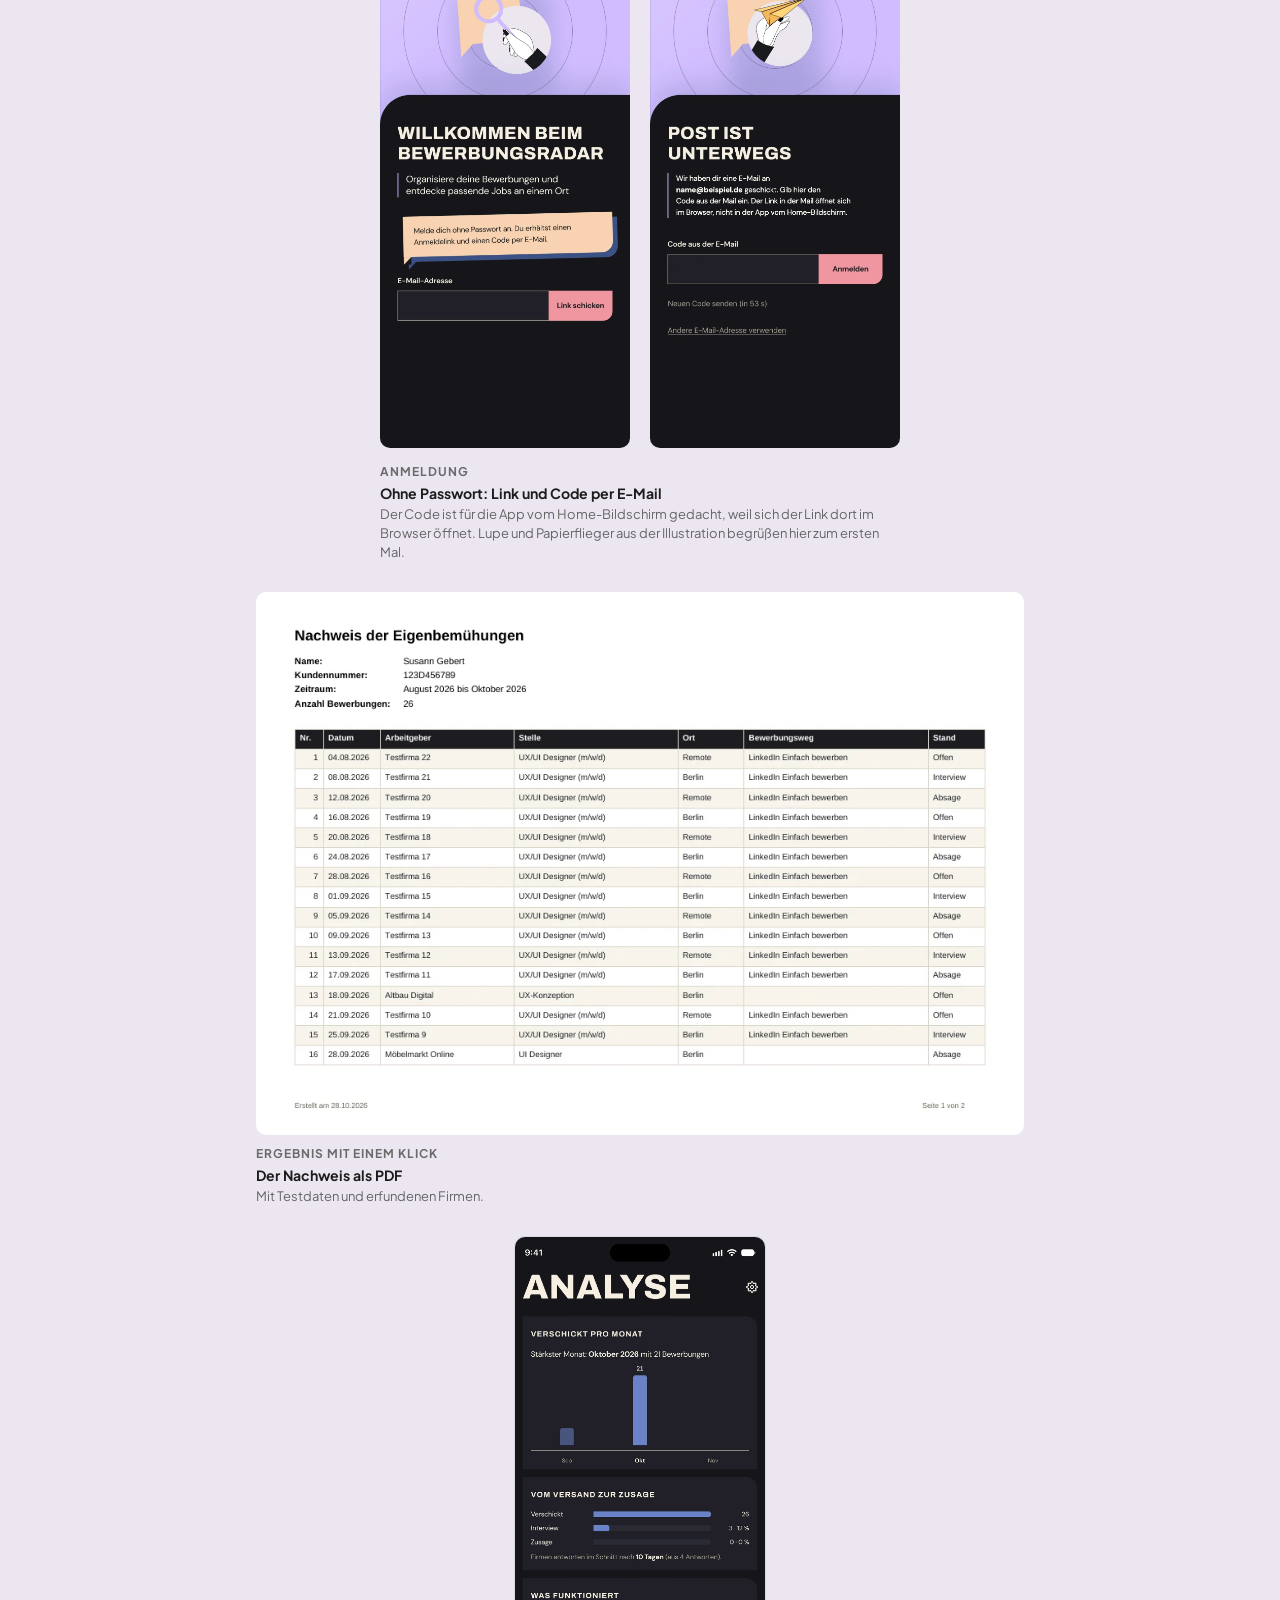
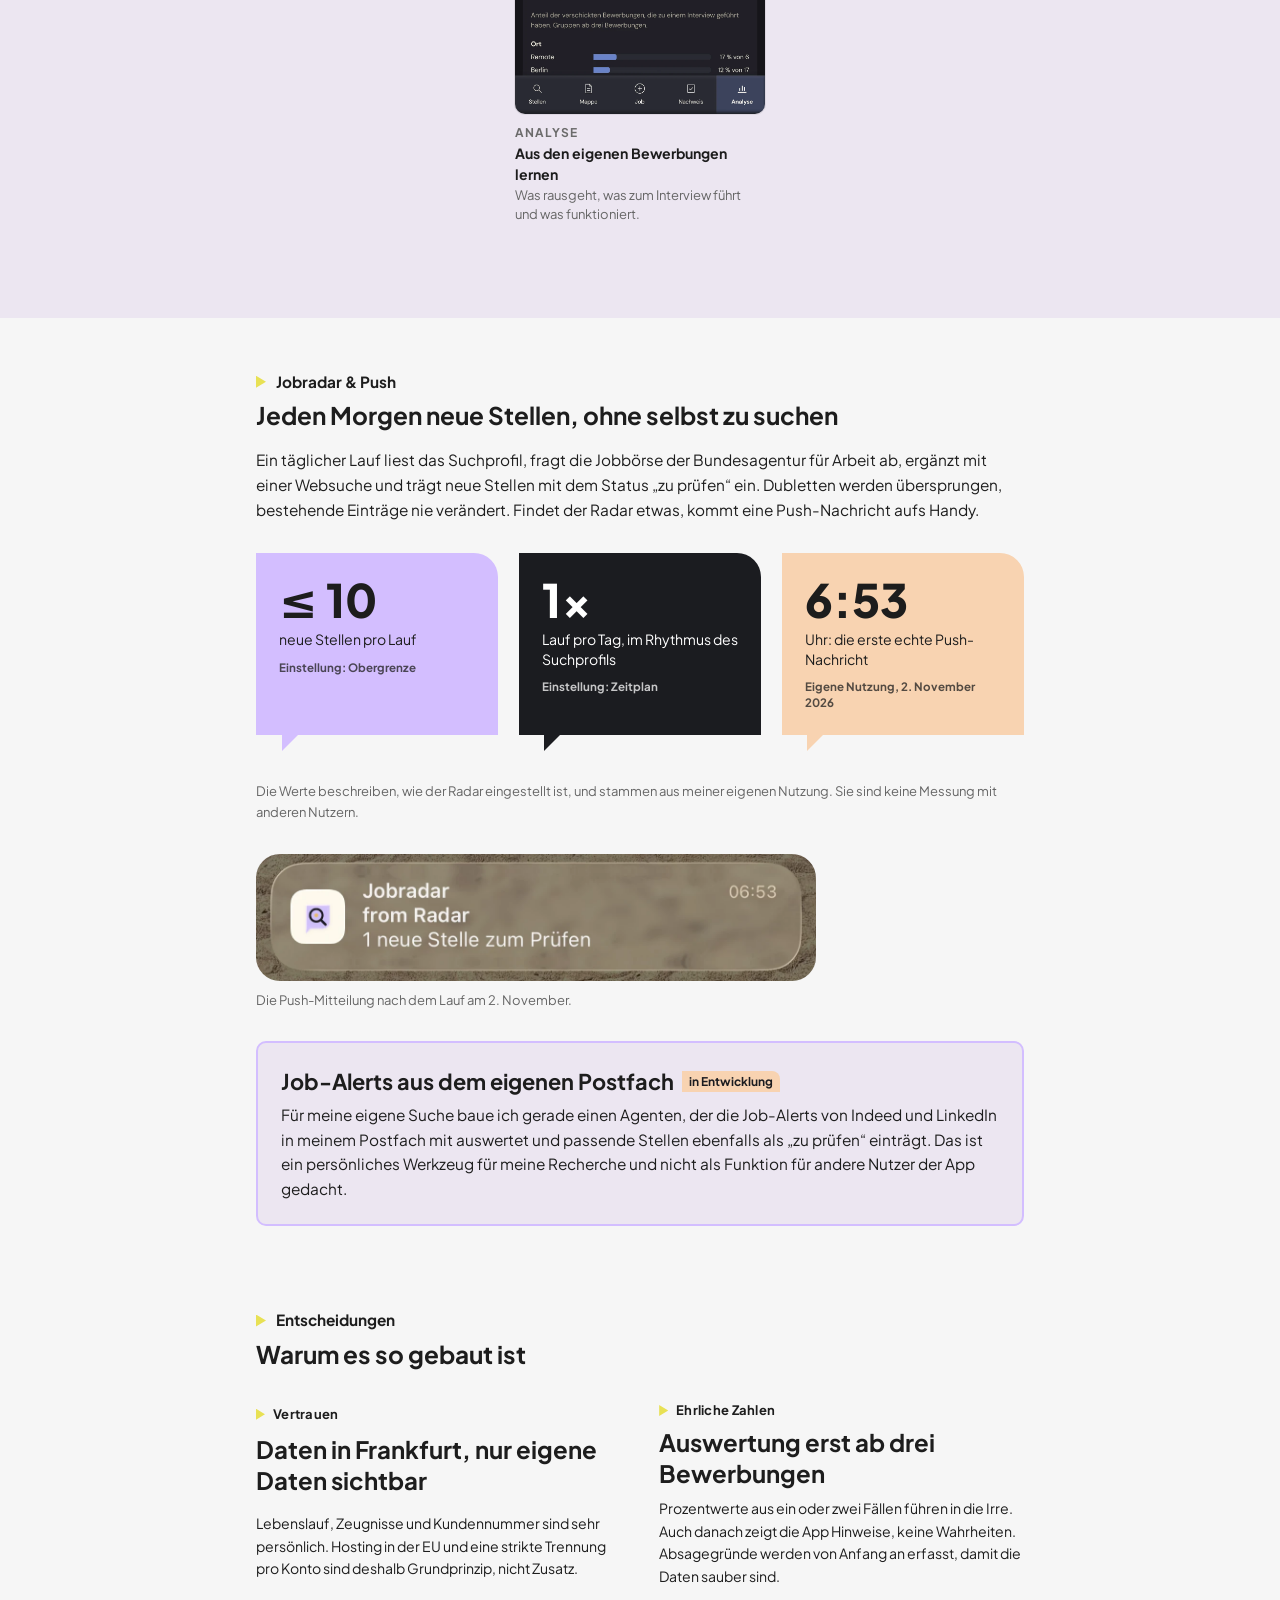
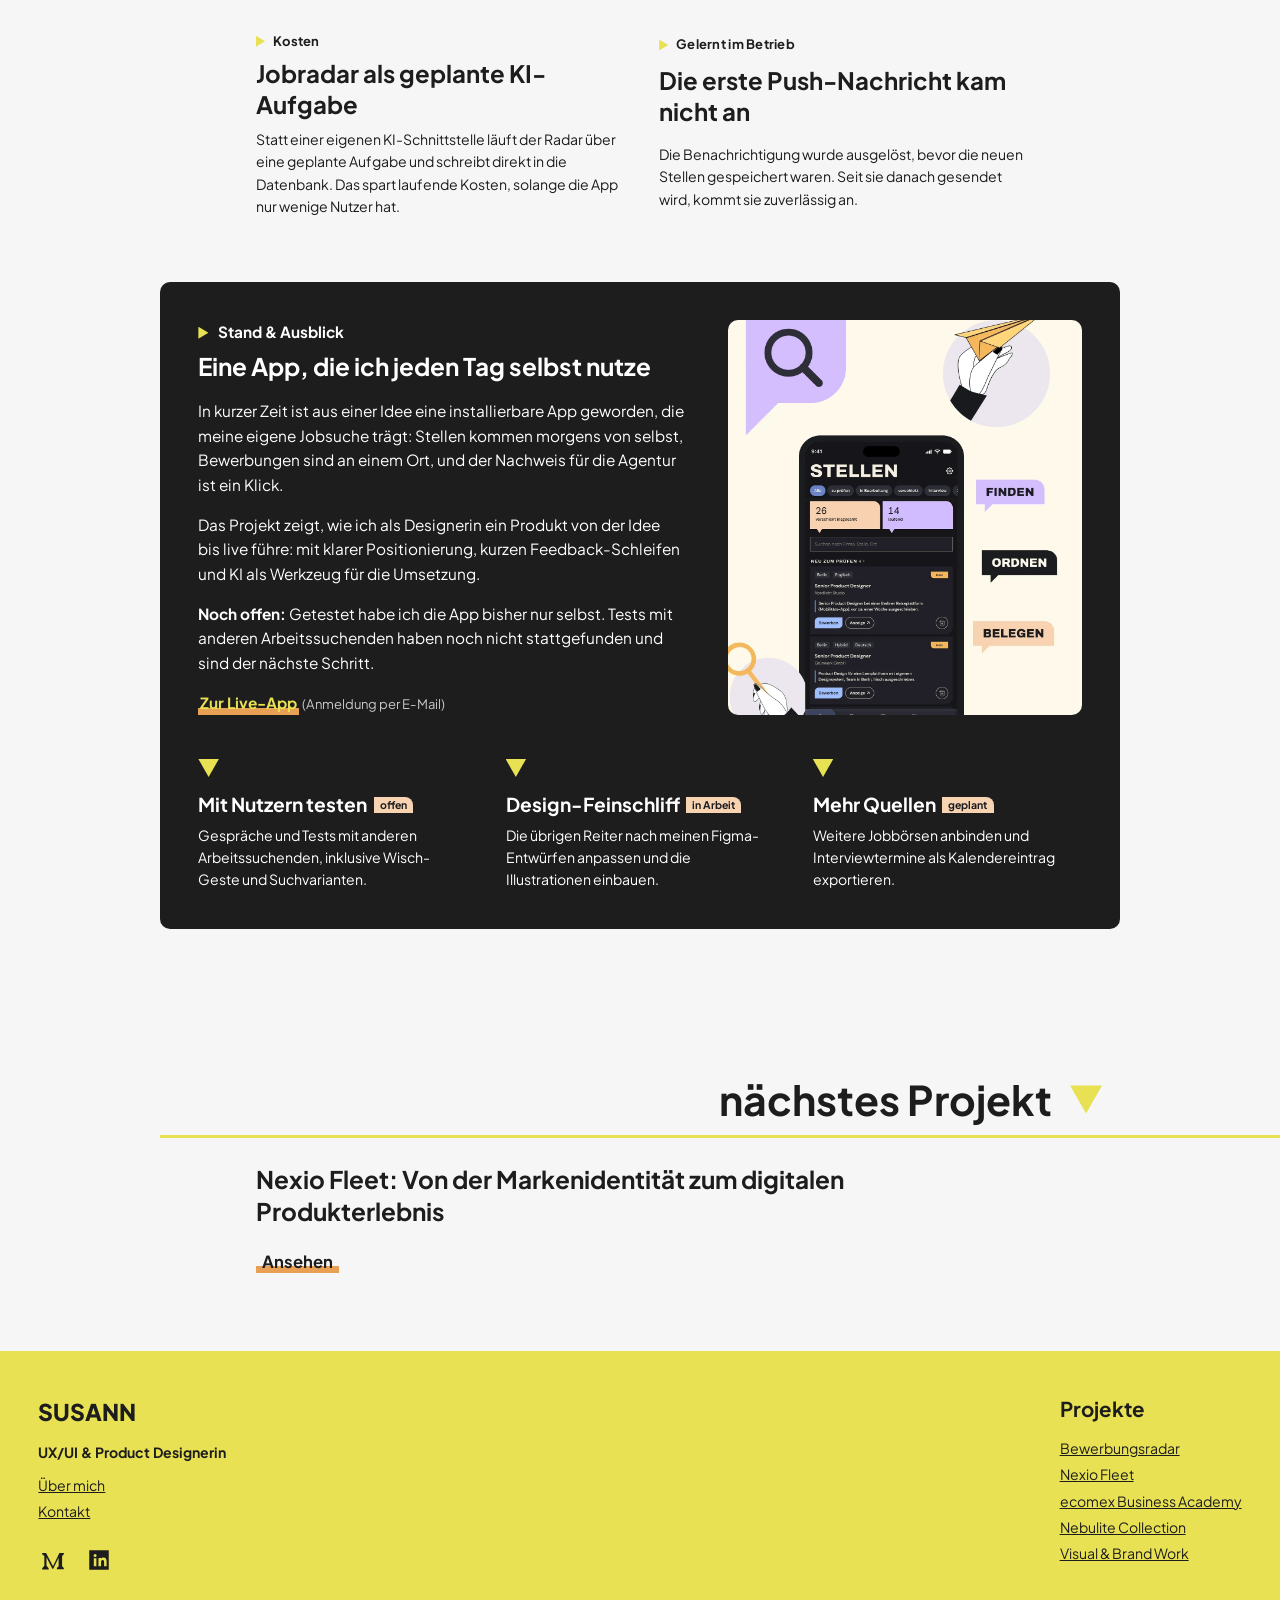
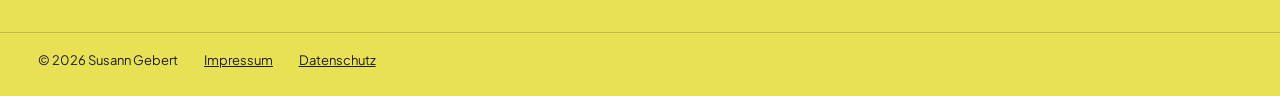
<file: cs-bewerbungsradar.html>
<!DOCTYPE html>
<html lang="de">
<head>
<meta charset="utf-8">
<meta name="viewport" content="width=device-width, initial-scale=1, viewport-fit=cover">
<title data-i18n="meta.radar.title">Bewerbungsradar | Product Design &amp; UX/UI – Susann Gebert</title>
<meta name="description" content="Bewerbungsradar Case Study: eine Web-App für die Jobsuche in Deutschland – Wettbewerbsanalyse, Positionierung, UX/UI-Design, Illustration und Umsetzung mit KI." data-i18n-content="meta.radar.desc">
<link rel="canonical" href="https://susanngebert.com/cs-bewerbungsradar.html">
<!-- Social Sharing: Open Graph & Twitter Card. Die Texte wechseln mit der Sprache (js/i18n.js, "meta.*").
     Vorschaubild: images/og-image.jpg (Porträt, 1200 × 630 px – das Format, das LinkedIn & Co. erwarten). -->
<meta property="og:type" content="website">
<meta property="og:site_name" content="Susann Gebert">
<meta property="og:locale" content="de_DE" data-i18n-content="meta.locale">
<meta property="og:url" content="https://susanngebert.com/cs-bewerbungsradar.html">
<meta property="og:title" content="Bewerbungsradar | Product Design &amp; UX/UI – Susann Gebert" data-i18n-content="meta.radar.title">
<meta property="og:description" content="Bewerbungsradar Case Study: eine Web-App für die Jobsuche in Deutschland – Wettbewerbsanalyse, Positionierung, UX/UI-Design, Illustration und Umsetzung mit KI." data-i18n-content="meta.radar.desc">
<meta property="og:image" content="https://susanngebert.com/images/og-image.jpg">
<meta property="og:image:type" content="image/jpeg">
<meta property="og:image:width" content="1200">
<meta property="og:image:height" content="630">
<meta property="og:image:alt" content="Porträt von Susann Gebert" data-i18n-content="meta.image.alt">
<meta name="twitter:card" content="summary_large_image">
<meta name="twitter:title" content="Bewerbungsradar | Product Design &amp; UX/UI – Susann Gebert" data-i18n-content="meta.radar.title">
<meta name="twitter:description" content="Bewerbungsradar Case Study: eine Web-App für die Jobsuche in Deutschland – Wettbewerbsanalyse, Positionierung, UX/UI-Design, Illustration und Umsetzung mit KI." data-i18n-content="meta.radar.desc">
<meta name="twitter:image" content="https://susanngebert.com/images/og-image.jpg">
<meta name="twitter:image:alt" content="Porträt von Susann Gebert" data-i18n-content="meta.image.alt">
<link rel="icon" href="favicon.svg?v=2" type="image/svg+xml">
<link rel="icon" href="favicon.ico?v=2" sizes="48x48">
<link rel="apple-touch-icon" href="apple-touch-icon.png">
<link rel="stylesheet" href="css/style.css?v=210">
<!-- Besucherstatistik: Umami (ohne Cookies), zählt nur auf susanngebert.com -->
<script defer src="https://cloud.umami.is/script.js" data-website-id="f222214b-0634-4848-a78e-f9d0a3985930" data-domains="susanngebert.com"></script>
</head>
<body>
<!-- Tastatur: erster Tab-Stopp, springt direkt zum Inhalt -->
<a class="skip-link" href="#main"><span data-only="de">Zum Inhalt springen</span><span data-only="en">Skip to content</span></a>

<!-- ================= HEADER ================= -->
<header class="topbar">
  <div class="wrap">
    <a class="logo" href="/">SUSANN</a>
    <div class="meta">
      <div class="lang" data-active="de">
        <button class="lang-toggle" type="button" aria-expanded="false" aria-controls="lang-menu" aria-label="Sprache wählen / Choose language">
          <svg viewBox="0 0 24 24" aria-hidden="true"><circle cx="12" cy="12" r="9.5"/><path d="M2.5 12h19M12 2.5c2.6 2.7 3.9 5.9 3.9 9.5s-1.3 6.8-3.9 9.5M12 2.5C9.4 5.2 8.1 8.4 8.1 12s1.3 6.8 3.9 9.5"/></svg>
        </button>
        <div class="lang-menu" id="lang-menu" hidden>
          <button type="button" data-lang="de" aria-pressed="true">DE</button>
          <button type="button" data-lang="en" aria-pressed="false">EN</button>
        </div>
      </div>
      <a class="meta-link btn-view" href="contact.html" data-i18n="nav.contact">Kontakt</a>
      <button class="burger" type="button" aria-controls="menu" aria-expanded="false" data-i18n-aria="nav.open" aria-label="Menü öffnen">
        <span></span><span></span><span></span>
      </button>
    </div>
  </div>
</header>

<!--
  Texte: Jeder Absatz steht zweimal im Code – einmal mit data-only="de", einmal mit data-only="en".
  Es wird immer nur die Version der gewählten Sprache angezeigt.
-->

<main id="main" tabindex="-1" class="cs cs-radar">
  <!--
    Bewerbungsradar – Case Study (eigenes Produkt, in Weiterentwicklung).
    Gestaltungselemente aus der App: lila Sprechblase (.rd-bubble), Lavendel/Pfirsich als Kartenfarben, eigene Hände-Illustrationen.
    Handy-Screens (.rd-shot) im Format 985 × 1879; Onboarding und Nachweis folgen später.
  -->

  <!-- ================= 01 HERO ================= -->
  <section class="cs-hero">
    <div class="wrap">
      <img class="cs-img cs-hero-img" src="images/radar-hero.webp?v=4" width="2400" height="773" alt="Bewerbungsradar: lila Sprechblase mit Lupe, Handy mit dem Reiter „Stellen“, gezeichnete Hände mit Lupe und Papierflieger, dazu die Sprechblasen Finden, Ordnen, Belegen" data-i18n-alt="rd.hero">
    </div>

    <div class="cs-hero-head">
    <span class="tri-down cs-hero-tri" aria-hidden="true"></span>
    <div class="wrap cs-hero-text">
      <p class="rd-status"><span data-only="de">Live · in Weiterentwicklung</span><span data-only="en">Live · in active development</span></p>
      <h1 class="cs-title">
        <span data-only="de">Bewerbungsradar: Eine App, die die Jobsuche an einem Ort bündelt</span>
        <span data-only="en">Bewerbungsradar: An app that brings the job search into one place</span>
      </h1>
      <p class="cs-lead" data-only="de">Stellen finden, Bewerbungen ordnen, Eigenbemühungen belegen: Aus meiner eigenen Jobsuche ist eine installierbare Web-App entstanden, die ich konzipiert, gestaltet und mit KI-Unterstützung umgesetzt habe.</p>
      <p class="cs-lead" data-only="en">Find jobs, organise applications, document your job search: my own job hunt turned into an installable web app that I conceived, designed and built with AI support.</p>


      <dl class="cs-facts">
        <div>
          <dt><span data-only="de">Rolle</span><span data-only="en">Role</span></dt>
          <dd><span data-only="de">Konzept, UX/UI, Flows, Screens, Branding &amp; Illustration, Begleitung der Umsetzung</span><span data-only="en">Concept, UX/UI, flows, screens, branding &amp; illustration, guiding the build</span></dd>
        </div>
        <div>
          <dt><span data-only="de">Projekt</span><span data-only="en">Project</span></dt>
          <dd><span data-only="de">Eigenes Produkt · seit Oktober 2026</span><span data-only="en">Own product · since October 2026</span></dd>
        </div>
        <div>
          <dt><span data-only="de">Umfang</span><span data-only="en">Scope</span></dt>
          <dd><span data-only="de">Wettbewerbsanalyse · Product Thinking · UX/UI-Design · Illustration · Test im Eigengebrauch</span><span data-only="en">Competitor analysis · Product thinking · UX/UI design · Illustration · Self-testing in daily use</span></dd>
        </div>
        <div>
          <dt>Tools</dt>
          <dd>Figma · Claude Code · React · Supabase · Vercel</dd>
        </div>
      </dl>

      <!-- ================= 02 CONTEXT ================= -->
      <div class="cs-challenge" data-scribble="hover">
        <p class="cs-eyebrow"><span data-only="de">Der Kontext</span><span data-only="en">The context</span></p>
        <h2><span data-only="de">Viele Portale, viele Konten, kein Überblick</span><span data-only="en">Many job boards, many accounts, no overview</span></h2>
        <p data-only="de">Als UX/UI-Designerin auf Jobsuche habe ich meine Bewerbungen in Ordnern, in Figma und in den Jobtrackern von LinkedIn und Indeed verwaltet. Stellen tauchten doppelt auf, der Überblick ging schnell verloren.</p>
        <p data-only="en">As a UX/UI designer looking for a new role, I managed my applications in folders, in Figma and in the job trackers of LinkedIn and Indeed. Listings showed up twice and I quickly lost track.</p>
        <p data-only="de">Dazu kommt die Pflicht, der Agentur für Arbeit regelmäßig die eigenen Bemühungen nachzuweisen. <b>Ein Werkzeug, das all das zusammenführt, gab es nicht. Also habe ich es selbst entwickelt.</b></p>
        <p data-only="en">On top of that, job seekers in Germany regularly have to prove their efforts to the employment agency. <b>No tool brought all of this together. So I built one.</b></p>
      </div>

      <div class="cs-themes rd-themes">
        <div class="cs-theme rd-bubble rd-lav">
          <h3><span data-only="de">Finden</span><span data-only="en">Find</span></h3>
          <p data-only="de">Passende Stellen kommen jeden Morgen von selbst, mit Begründung, warum sie passen.</p>
          <p data-only="en">Matching jobs arrive every morning, with a reason why they fit.</p>
        </div>
        <div class="cs-theme rd-bubble rd-ink">
          <h3><span data-only="de">Ordnen</span><span data-only="en">Organise</span></h3>
          <p data-only="de">Bewerbungen, Status und Unterlagen liegen an einem Ort.</p>
          <p data-only="en">Applications, status and documents live in one place.</p>
        </div>
        <div class="cs-theme rd-bubble rd-peach">
          <h3><span data-only="de">Belegen</span><span data-only="en">Document</span></h3>
          <p data-only="de">Der Nachweis für die Agentur für Arbeit entsteht mit einem Klick als PDF.</p>
          <p data-only="en">The proof for the employment agency is a one-click PDF.</p>
        </div>
      </div>
    </div>
    </div>
  </section>

  <!-- ================= INHALT ================= -->
  <div class="wrap">
    <div class="sec-head cs-content-head">
      <h2><span data-only="de">Inhalt</span><span data-only="en">content</span></h2>
      <span class="tri-down" aria-hidden="true"></span>
    </div>
  </div>

  <div class="cs-col">
    <!-- ================= 03 IDEE ================= -->
    <section class="cs-sec">
      <p class="cs-eyebrow"><span data-only="de">Die Idee</span><span data-only="en">The idea</span></p>
      <h2><span data-only="de">Aus einem Gedanken wird ein Produkt</span><span data-only="en">From a passing thought to a product</span></h2>
      <p data-only="de">Am Anfang stand ein einfacher Wunsch: alle Bewerbungen festhalten, neue Stellen nach und nach durcharbeiten und auf Knopfdruck zeigen können, was ich im letzten Monat verschickt habe. Aus einem ersten Prototyp ist Schritt für Schritt eine richtige App geworden.</p>
      <p data-only="en">It started with a simple wish: keep track of every application, work through new listings one by one, and be able to show at the push of a button what I sent last month. Step by step, a first prototype grew into a real app.</p>
      <blockquote class="rd-bubble rd-lav rd-quote">
        <p data-only="de">„Am besten so, dass ich ein PDF exportieren kann, falls die Jobagentur fragt, wie viele Bewerbungen ich geschickt habe. Dazu ein Jobradar, der Stellen heraussucht, die wir nach und nach durcharbeiten. Ich glaube, dann habe ich einen besseren Überblick.“</p>
        <p data-only="en">“Ideally I could export a PDF in case the job agency asks how many applications I’ve sent. Plus a job radar that picks out listings we work through one by one. I think then I’d have a better overview.”</p>
        <footer><span data-only="de">Meine erste Notiz zum Projekt</span><span data-only="en">My first note on the project</span></footer>
      </blockquote>
      <p data-only="de"><b>Zielgruppe:</b> Arbeitssuchende in Deutschland, darunter Menschen mit Nachweispflicht gegenüber der Agentur für Arbeit. Finden und Ordnen ist für alle da, der Nachweis ist ein starkes Extra.</p>
      <p data-only="en"><b>Audience:</b> job seekers in Germany, including people who have to report their efforts to the employment agency. Finding and organising is for everyone; the proof is a strong extra.</p>
    </section>

    <!-- ================= 04 WETTBEWERB ================= -->
    <section class="cs-sec">
      <p class="cs-eyebrow"><span data-only="de">Wettbewerbsanalyse</span><span data-only="en">Competitor analysis</span></p>
      <h2><span data-only="de">Alle vier Konkurrenten sind für die USA gebaut</span><span data-only="en">All four competitors are built for the US</span></h2>
      <p data-only="de">Ich habe Huntr, Teal, Simplify und Careerflow nach Funktionen, Preisen, Zielgruppe und Bewertungen verglichen. Keiner sucht täglich nach dem eigenen Profil in deutschen Quellen, und keiner erstellt den Nachweis für die Agentur.</p>
      <p data-only="en">I compared Huntr, Teal, Simplify and Careerflow on features, pricing, audience and reviews. None of them searches German sources daily based on your profile, and none creates the proof for the employment agency.</p>

      <div class="rd-table-box">
        <table class="cs-table rd-table">
          <thead><tr><th scope="col"><span data-only="de">Funktion</span><span data-only="en">Feature</span></th><th scope="col" class="rd-me">Bewerbungsradar</th><th scope="col">Huntr</th><th scope="col">Teal</th><th scope="col">Simplify</th><th scope="col">Careerflow</th></tr></thead>
          <tbody>
            <tr><th scope="row"><span data-only="de">Bewerbungen mit Status</span><span data-only="en">Applications with status</span></th><td class="rd-me">●</td><td>●</td><td>●</td><td>●</td><td>●</td></tr>
            <tr><th scope="row"><span data-only="de">Tägliche Stellen nach Profil</span><span data-only="en">Daily jobs based on profile</span></th><td class="rd-me">●</td><td>○</td><td>○</td><td>◐ USA</td><td>◐ Beta</td></tr>
            <tr><th scope="row"><span data-only="de">Deutsche Quellen</span><span data-only="en">German job sources</span></th><td class="rd-me">●</td><td>○</td><td>○</td><td>○</td><td>○</td></tr>
            <tr><th scope="row"><span data-only="de">Nachweis als PDF</span><span data-only="en">Proof of efforts as PDF</span></th><td class="rd-me">●</td><td>○</td><td>○</td><td>○</td><td>○</td></tr>
            <tr><th scope="row"><span data-only="de">Oberfläche auf Deutsch</span><span data-only="en">German interface</span></th><td class="rd-me">●</td><td>○</td><td>○</td><td>○</td><td>○</td></tr>
          </tbody>
        </table>
      </div>
      <p class="rd-legend"><span data-only="de">● vorhanden · ◐ eingeschränkt · ○ fehlt · Stand Oktober 2026</span><span data-only="en">● available · ◐ limited · ○ missing · as of October 2026</span></p>

      <p data-only="de">Mitgenommen habe ich zwei Dinge: Vorschläge, die zum Profil passen, sind der stärkste Grund, eine App täglich zu öffnen. Und automatisches Bewerben hat die schlechtesten Bewertungen, deutsche Arbeitgeber erwarten ein persönliches Anschreiben. Deshalb hilft die App beim Finden und Ordnen, abgeschickt wird von Hand.</p>
      <p data-only="en">Two takeaways: suggestions that match your profile are the strongest reason to open an app every day. And auto-applying gets the worst reviews; German employers expect a personal cover letter. So the app helps you find and organise, while sending stays manual.</p>
      <p class="cs-keyline" data-only="de">Positionierung: der Bewerbungsbegleiter für Deutschland. Er findet jeden Morgen passende Stellen, hält alle Bewerbungen in Ordnung und erstellt den Nachweis mit einem Klick.</p>
      <p class="cs-keyline" data-only="en">Positioning: the application companion for Germany. It finds matching jobs every morning, keeps every application in order and creates the proof with one click.</p>
    </section>

    <!-- ================= 05 PROZESS ================= -->
    <section class="cs-sec">
      <p class="cs-eyebrow"><span data-only="de">Vorgehen</span><span data-only="en">Process</span></p>
      <h2><span data-only="de">Zwölf Schritte, jeder mit meinem Review</span><span data-only="en">Twelve steps, each one reviewed by me</span></h2>
      <p data-only="de">Die technische Umsetzung hat Claude Code übernommen, ich habe sie fachlich und gestalterisch geführt. Ich habe das Projekt in zwölf Schritte geteilt, nach jedem Schritt das Ergebnis auf dem Handy geprüft und Feedback gegeben, bevor es weiterging. Früh online zu gehen war bewusst: So konnte ich die App im Alltag meiner eigenen Jobsuche testen.</p>
      <p data-only="en">Claude Code handled the technical build while I led it on product and design. I split the project into twelve steps, reviewed every result on my phone and gave feedback before moving on. Going live early was deliberate: it let me test the app in my own day-to-day job search.</p>

      <div class="rd-roles">
        <div class="rd-role rd-bubble rd-lav">
          <h3><span data-only="de">Von mir</span><span data-only="en">My part</span></h3>
          <ul>
            <li><span data-only="de">Problem, Zielgruppe und Positionierung</span><span data-only="en">Problem, audience and positioning</span></li>
            <li><span data-only="de">Wettbewerbsanalyse und Funktionsumfang</span><span data-only="en">Competitor analysis and feature scope</span></li>
            <li><span data-only="de">Informationsarchitektur, Flows und Screens in Figma</span><span data-only="en">Information architecture, flows and screens in Figma</span></li>
            <li><span data-only="de">Branding, Illustrationen und Texte in der App</span><span data-only="en">Branding, illustrations and in-app copy</span></li>
            <li><span data-only="de">Produktentscheidungen, etwa Hosting in der EU oder Auswertung erst ab drei Bewerbungen</span><span data-only="en">Product decisions such as EU hosting or analytics only from three applications</span></li>
            <li><span data-only="de">Review und Freigabe nach jedem der zwölf Schritte, Test im Alltag</span><span data-only="en">Review and sign-off after each of the twelve steps, testing in daily use</span></li>
          </ul>
        </div>
        <div class="rd-role rd-bubble rd-white">
          <h3><span data-only="de">Mit Claude Code umgesetzt</span><span data-only="en">Built with Claude Code</span></h3>
          <ul>
            <li><span data-only="de">Code für Oberfläche, Datenbank und Login (React, Supabase)</span><span data-only="en">Code for the interface, database and login (React, Supabase)</span></li>
            <li><span data-only="de">Jobradar als geplante Aufgabe und Push-Nachrichten</span><span data-only="en">The job radar as a scheduled task and push notifications</span></li>
            <li><span data-only="de">Datenumzug aus meinen alten Listen und Veröffentlichung auf Vercel</span><span data-only="en">Migrating data from my old lists and deploying to Vercel</span></li>
            <li><span data-only="de">Technische Vorschläge, die ich geprüft und entschieden habe</span><span data-only="en">Technical suggestions that I reviewed and decided on</span></li>
          </ul>
        </div>
      </div>

      <div class="cs-darkbox cs-inputs">
        <p class="cs-eyebrow"><span data-only="de">Vom Prototyp zur App</span><span data-only="en">From prototype to app</span></p>
        <ol class="cs-stats cs-steps">
          <li><span class="cs-step-no" aria-hidden="true">01</span><span><span data-only="de">Fundament: Web-App, Datenbank in Frankfurt, Login ohne Passwort</span><span data-only="en">Foundation: web app, database in Frankfurt, passwordless login</span></span></li>
          <li><span class="cs-step-no" aria-hidden="true">02</span><span><span data-only="de">Kern: Stellen, Nachweis und Unterlagen</span><span data-only="en">Core: jobs, proof of efforts and documents</span></span></li>
          <li><span class="cs-step-no" aria-hidden="true">03</span><span><span data-only="de">Live im Alltag: Datenumzug, Onboarding, Suchprofil</span><span data-only="en">Live in daily use: data migration, onboarding, search profile</span></span></li>
          <li><span class="cs-step-no" aria-hidden="true">04</span><span><span data-only="de">Automatisierung: Jobradar, Analyse, Push</span><span data-only="en">Automation: job radar, analytics, push</span></span></li>
        </ol>
      </div>
    </section>

    <!-- ================= 06 DESIGN-ITERATION ================= -->
    <section class="cs-sec">
      <p class="cs-eyebrow"><span data-only="de">Design-Iteration</span><span data-only="en">Design iteration</span></p>
      <h2><span data-only="de">Die Startseite in mehreren Runden geschärft</span><span data-only="en">Sharpening the home screen over several rounds</span></h2>
      <p data-only="de">Der Reiter „Stellen“ ist die Startseite und hat die meiste Aufmerksamkeit bekommen. Nach drei Feedback-Runden in der App habe ich den Screen in Figma neu entworfen und Frame für Frame umsetzen lassen. Das Ziel: Auf dem Handy sollen sich Stellen zügig abarbeiten lassen, ohne dass die Bedienung im Weg steht.</p>
      <p data-only="en">The “Jobs” tab is the home screen and got the most attention. After three feedback rounds in the app, I redesigned the screen in Figma and had it implemented frame by frame. The goal: on a phone, you should be able to work through listings quickly without the interface getting in the way.</p>

      <div class="cs-pair rd-phones">
        <img class="cs-img rd-shot" src="images/radar-screen-v1.webp?v=2" width="985" height="1879" loading="lazy" alt="Erste Version des Reiters „Stellen“ auf hellem Grund: vier farbige Kacheln mit Zahlen, Suchfeld, Filter-Chips und Karten mit neuen Stellen" data-i18n-alt="rd.v1">
        <img class="cs-img rd-shot" src="images/radar-screen-stellen.webp?v=4" width="985" height="1879" loading="lazy" alt="Reiter „Stellen“ nach dem Figma-Redesign auf dunklem Grund: große Überschrift, Status-Filter, zwei Kacheln für verschickt und laufend, Suchfeld, Karten mit neuen Stellen und eine Navigationsleiste mit fünf Reitern" data-i18n-alt="rd.stellen">
      </div>
      <p data-only="de">Der erste Entwurf hatte drei Reiter: Stellen, Unterlagen und Nachweis. Der Reiter „Analyse“ kam erst im Lauf der Entwicklung dazu. Daran sieht man, wie das Produkt während der Entstehung gewachsen ist: vom Sammeln und Belegen hin zum Auswerten der eigenen Bewerbungen.</p>
      <p data-only="en">The first draft had three tabs: Jobs, Documents and Proof. The “Analytics” tab was only added later in development. It shows how the product grew while it was being built: from collecting and documenting to analysing your own applications.</p>

      <div class="cs-themes cs-review rd-review rd-review-3">
        <div class="cs-theme">
          <p class="cs-theme-no"><span data-only="de">01 · Orientierung</span><span data-only="en">01 · Orientation</span></p>
          <h3><span data-only="de">Gruppentitel bleiben stehen</span><span data-only="en">Group headings stay pinned</span></h3>
          <p data-only="de">Die Karten haben ihre Status-Labels verloren. Dafür bleibt die Überschrift („Neu zum Prüfen“, „In Bearbeitung“) beim Scrollen oben stehen, bis die Gruppe endet.</p>
          <p data-only="en">Cards lost their status labels. Instead, the heading (“New to review”, “In progress”) stays pinned while you scroll until the group ends.</p>
        </div>
        <div class="cs-theme">
          <p class="cs-theme-no"><span data-only="de">02 · Fokus</span><span data-only="en">02 · Focus</span></p>
          <h3><span data-only="de">Zwei Kacheln statt vier</span><span data-only="en">Two tiles instead of four</span></h3>
          <p data-only="de">„Verschickt im November“ und „laufend“, als Sprechblasen. Die linke Kachel zählt den laufenden Monat und hilft direkt beim Nachweis.</p>
          <p data-only="en">“Sent in November” and “active”, shaped as speech bubbles. The left tile counts the current month and feeds straight into the proof of efforts.</p>
        </div>
        <div class="cs-theme">
          <p class="cs-theme-no"><span data-only="de">03 · Tempo</span><span data-only="en">03 · Speed</span></p>
          <h3><span data-only="de">Wischen statt Tippen</span><span data-only="en">Swipe instead of tap</span></h3>
          <p data-only="de">Nach rechts wischen markiert eine Stelle als verschickt, nach links verwirft sie. „Neue Stelle“ sitzt als Plus in der Mitte der Navigation und ist von jedem Reiter aus erreichbar.</p>
          <p data-only="en">Swipe right to mark a job as sent, swipe left to discard it. “New job” sits as a plus in the middle of the navigation, reachable from every tab.</p>
        </div>
      </div>

      <div class="cs-decision rd-open">
        <h3><span data-only="de">Offene Designfrage: Verstehen Nutzer das Wischen?</span><span data-only="en">Open design question: do people get the swipe?</span></h3>
        <p data-only="de">Das ist noch nicht getestet. Deshalb bleibt der Papierkorb bei „zu prüfen“ vorerst sichtbar. Für die Suchzeile liegen drei Varianten aus Figma bereit, die sich als A/B-Test vergleichen lassen.</p>
        <p data-only="en">This hasn’t been tested yet, so the bin icon stays visible on “to review” for now. For the search bar, three Figma variants are ready to compare in an A/B test.</p>
      </div>
    </section>

    <!-- ================= 07 ILLUSTRATION ================= -->
    <section class="cs-sec">
      <p class="cs-eyebrow"><span data-only="de">Illustration</span><span data-only="en">Illustration</span></p>
      <h2><span data-only="de">Hands-on bei der Jobsuche</span><span data-only="en">A hands-on approach to job hunting</span></h2>
      <p data-only="de">Die Hände habe ich selbst als Vektorgrafiken gezeichnet. Sie sind das verbindende Bildmotiv der App: Hände, die etwas tun, statt Stockfotos oder Icons von der Stange.</p>
      <p data-only="en">I drew the hands myself as vector graphics. They are the app’s connecting visual motif: hands taking action, instead of stock photos or off-the-shelf icons.</p>
      <ul class="rd-hands">
        <li>
          <img src="images/radar-hand-lupe.svg" width="412" height="450" loading="lazy" alt="Gezeichnete Hand mit Lupe" data-i18n-alt="rd.handLupe">
          <p><b><span data-only="de">Lupe</span><span data-only="en">Magnifier</span></b><span data-only="de">Wenn noch keine Stellen da sind</span><span data-only="en">When there are no jobs yet</span></p>
        </li>
        <li>
          <img src="images/radar-hand-papierflieger.svg" width="406" height="406" loading="lazy" alt="Gezeichnete Hand mit Papierflieger" data-i18n-alt="rd.handPlane">
          <p><b><span data-only="de">Papierflieger</span><span data-only="en">Paper plane</span></b><span data-only="de">Im Onboarding und nach dem Verschicken</span><span data-only="en">In onboarding and after sending</span></p>
        </li>
        <li>
          <img src="images/radar-hand-zeigefinger.svg" width="295" height="359" loading="lazy" alt="Gezeichnete zeigende Hand" data-i18n-alt="rd.handPoint">
          <p><b><span data-only="de">Zeigefinger</span><span data-only="en">Pointing hand</span></b><span data-only="de">Idee: Analyse und Profil-Match</span><span data-only="en">Idea: analytics and profile match</span></p>
        </li>
      </ul>
    </section>
  </div>

  <!-- ================= 08 FUNKTIONEN (Band) ================= -->
  <div class="cs-band rd-band">
    <div class="cs-col">
      <section class="cs-sec">
        <p class="cs-eyebrow"><span data-only="de">Die Funktionen</span><span data-only="en">Features</span></p>
        <h2><span data-only="de">Was die App heute kann</span><span data-only="en">What the app does today</span></h2>
        <div class="cs-themes cs-themes-2">
          <div class="cs-theme rd-card">
            <span class="rd-icon rd-lav" aria-hidden="true"><svg viewBox="0 0 24 24" fill="none" stroke="currentColor" stroke-width="1.8" stroke-linecap="round" stroke-linejoin="round"><rect x="3" y="7.5" width="18" height="12.5" rx="1.5"/><path d="M8.5 7.5V5.5a1.5 1.5 0 0 1 1.5-1.5h4a1.5 1.5 0 0 1 1.5 1.5v2"/><path d="M3 13h18"/></svg></span>
            <h3><span data-only="de">Stellen</span><span data-only="en">Jobs</span> <span class="rd-tag rd-tag-live"><span data-only="de">live</span><span data-only="en">live</span></span></h3>
            <p data-only="de">Neue Stellen stehen oben, mit einem Satz, warum sie passen. Schnellaktionen führen von „Bewerben“ über „Verschickt“ bis Zusage oder Absage.</p>
            <p data-only="en">New listings appear at the top with one sentence on why they fit. Quick actions lead from “Apply” to “Sent” through to offer or rejection.</p>
          </div>
          <div class="cs-theme rd-card">
            <span class="rd-icon rd-ink" aria-hidden="true"><svg viewBox="0 0 24 24" fill="none" stroke="currentColor" stroke-width="1.8" stroke-linecap="round" stroke-linejoin="round"><path d="M14 3H7a1.5 1.5 0 0 0-1.5 1.5v15A1.5 1.5 0 0 0 7 21h10a1.5 1.5 0 0 0 1.5-1.5V7.5z"/><path d="M14 3v4.5h4.5"/><path d="m9 14 2 2 4-4"/></svg></span>
            <h3><span data-only="de">Nachweis</span><span data-only="en">Proof of efforts</span> <span class="rd-tag rd-tag-live"><span data-only="de">live</span><span data-only="en">live</span></span></h3>
            <p data-only="de">Zeitraum wählen, PDF erzeugen: A4 quer, mit allen Angaben, die die Agentur erwartet, und Unterschriftszeile.</p>
            <p data-only="en">Pick a period, create the PDF: A4 landscape, with everything the agency asks for and a signature line.</p>
          </div>
          <div class="cs-theme rd-card">
            <span class="rd-icon rd-peach" aria-hidden="true"><svg viewBox="0 0 24 24" fill="none" stroke="currentColor" stroke-width="1.8" stroke-linecap="round" stroke-linejoin="round"><path d="M3 7a1.5 1.5 0 0 1 1.5-1.5h4.5l2 2.5h8.5A1.5 1.5 0 0 1 21 9.5v9a1.5 1.5 0 0 1-1.5 1.5h-15A1.5 1.5 0 0 1 3 18.5z"/><circle cx="11.5" cy="14" r="2.5"/><path d="m13.4 15.9 1.8 1.8"/></svg></span>
            <h3><span data-only="de">Mappe &amp; Suchprofil</span><span data-only="en">Folder &amp; search profile</span> <span class="rd-tag rd-tag-live"><span data-only="de">live</span><span data-only="en">live</span></span></h3>
            <p data-only="de">Lebensläufe und Zeugnisse nach Art und Sprache ablegen, eine Version als „aktuell“ markieren. Das Suchprofil aus dem Onboarding steuert den Jobradar.</p>
            <p data-only="en">Store CVs and references by type and language and mark one version as “current”. The search profile from onboarding drives the job radar.</p>
          </div>
          <div class="cs-theme rd-card">
            <span class="rd-icon rd-lav" aria-hidden="true"><svg viewBox="0 0 24 24" fill="none" stroke="currentColor" stroke-width="1.8" stroke-linecap="round" stroke-linejoin="round"><path d="M4 20h16"/><path d="M7 16.5v-4"/><path d="M12 16.5V7"/><path d="M17 16.5v-7"/></svg></span>
            <h3><span data-only="de">Analyse</span><span data-only="en">Analytics</span> <span class="rd-tag rd-tag-live"><span data-only="de">live</span><span data-only="en">live</span></span> <span class="rd-tag"><span data-only="de">später dazugekommen</span><span data-only="en">added later</span></span></h3>
            <p data-only="de">Bewerbungen pro Monat, Weg vom Versand zur Zusage, Absagegründe und eine Liste zum Nachfassen. Prozentwerte erst ab drei Bewerbungen pro Gruppe.</p>
            <p data-only="en">Applications per month, the path from sending to offer, rejection reasons and a follow-up list. Percentages only from three applications per group.</p>
          </div>
        </div>

        <figure class="cs-fig rd-login">
          <div class="cs-pair rd-phones">
            <img class="cs-img" src="images/radar-screen-start.webp" width="985" height="2000" loading="lazy" alt="Startscreen der App: Willkommen beim Bewerbungsradar, Feld für die E-Mail-Adresse und Button „Link schicken“" data-i18n-alt="rd.start">
            <img class="cs-img" src="images/radar-screen-code.webp" width="985" height="2000" loading="lazy" alt="Screen „Post ist unterwegs“: Feld für den Code aus der E-Mail, Button „Anmelden“ und Countdown für einen neuen Code" data-i18n-alt="rd.code">
          </div>
          <figcaption>
            <span class="cs-fig-label"><span data-only="de">Anmeldung</span><span data-only="en">Sign-in</span></span>
            <strong><span data-only="de">Ohne Passwort: Link und Code per E-Mail</span><span data-only="en">No password: link and code by email</span></strong>
            <span data-only="de">Der Code ist für die App vom Home-Bildschirm gedacht, weil sich der Link dort im Browser öffnet. Lupe und Papierflieger aus der Illustration begrüßen hier zum ersten Mal.</span><span data-only="en">The code is for the home-screen app, where the link would open in the browser. The magnifier and paper plane from the illustrations make their first appearance here.</span>
          </figcaption>
        </figure>

        <figure class="cs-fig">
          <img class="cs-img" src="images/radar-nachweis-pdf.webp" width="936" height="662" loading="lazy" alt="PDF „Nachweis der Eigenbemühungen“: Kopf mit Name, Kundennummer und Zeitraum, darunter eine Tabelle mit Datum, Arbeitgeber, Stelle, Ort, Bewerbungsweg und Stand" data-i18n-alt="rd.pdf">
          <figcaption>
            <span class="cs-fig-label"><span data-only="de">Ergebnis mit einem Klick</span><span data-only="en">One-click result</span></span>
            <strong><span data-only="de">Der Nachweis als PDF</span><span data-only="en">The proof of efforts as a PDF</span></strong>
            <span data-only="de">Mit Testdaten und erfundenen Firmen.</span><span data-only="en">Shown with test data and fictional companies.</span>
          </figcaption>
        </figure>

        <figure class="cs-fig rd-phones rd-single">
          <img class="cs-img rd-shot" src="images/radar-screen-analyse.webp?v=3" width="985" height="1879" loading="lazy" alt="Reiter „Analyse“: Balkendiagramm verschickter Bewerbungen pro Monat, Verlauf vom Versand über Interview zur Zusage und Interview-Quote nach Ort" data-i18n-alt="rd.analyse">
          <figcaption>
            <span class="cs-fig-label"><span data-only="de">Analyse</span><span data-only="en">Analytics</span></span>
            <strong><span data-only="de">Aus den eigenen Bewerbungen lernen</span><span data-only="en">Learning from your own applications</span></strong>
            <span data-only="de">Was rausgeht, was zum Interview führt und was funktioniert.</span><span data-only="en">What goes out, what leads to an interview and what works.</span>
          </figcaption>
        </figure>
      </section>
    </div>
  </div>

  <div class="cs-col">
    <!-- ================= 09 JOBRADAR ================= -->
    <section class="cs-sec">
      <p class="cs-eyebrow"><span data-only="de">Jobradar &amp; Push</span><span data-only="en">Job radar &amp; push</span></p>
      <h2><span data-only="de">Jeden Morgen neue Stellen, ohne selbst zu suchen</span><span data-only="en">New jobs every morning, without searching</span></h2>
      <p data-only="de">Ein täglicher Lauf liest das Suchprofil, fragt die Jobbörse der Bundesagentur für Arbeit ab, ergänzt mit einer Websuche und trägt neue Stellen mit dem Status „zu prüfen“ ein. Dubletten werden übersprungen, bestehende Einträge nie verändert. Findet der Radar etwas, kommt eine Push-Nachricht aufs Handy.</p>
      <p data-only="en">A daily run reads the search profile, queries the Federal Employment Agency’s job board, adds results from a web search and saves new listings as “to review”. Duplicates are skipped and existing entries are never changed. When the radar finds something, a push notification arrives on the phone.</p>

      <dl class="rd-stats">
        <div class="rd-bubble rd-lav"><dt>≤ 10</dt><dd><span data-only="de">neue Stellen pro Lauf</span><span data-only="en">new jobs per run</span><span class="rd-kind"><span data-only="de">Einstellung: Obergrenze</span><span data-only="en">Setting: upper limit</span></span></dd></div>
        <div class="rd-bubble rd-ink"><dt>1×</dt><dd><span data-only="de">Lauf pro Tag, im Rhythmus des Suchprofils</span><span data-only="en">run per day, following the profile’s rhythm</span><span class="rd-kind"><span data-only="de">Einstellung: Zeitplan</span><span data-only="en">Setting: schedule</span></span></dd></div>
        <div class="rd-bubble rd-peach"><dt>6:53</dt><dd><span data-only="de">Uhr: die erste echte Push-Nachricht</span><span data-only="en">a.m.: the first real push notification</span><span class="rd-kind"><span data-only="de">Eigene Nutzung, 2. November 2026</span><span data-only="en">Own use, 2 November 2026</span></span></dd></div>
      </dl>
      <p class="rd-legend" data-only="de">Die Werte beschreiben, wie der Radar eingestellt ist, und stammen aus meiner eigenen Nutzung. Sie sind keine Messung mit anderen Nutzern.</p>
      <p class="rd-legend" data-only="en">These values describe how the radar is configured and come from my own use. They are not measured with other users.</p>

      <figure class="cs-fig rd-push">
        <img class="cs-img" src="images/radar-push.webp" width="1170" height="266" loading="lazy" alt="Push-Mitteilung auf dem iPhone: Jobradar, 1 neue Stelle zum Prüfen, 06:53" data-i18n-alt="rd.push">
        <figcaption><span data-only="de">Die Push-Mitteilung nach dem Lauf am 2. November.</span><span data-only="en">The push notification after the run on 2 November.</span></figcaption>
      </figure>

      <div class="cs-decision rd-open">
        <h3><span data-only="de">Job-Alerts aus dem eigenen Postfach</span><span data-only="en">Job alerts from my own inbox</span> <span class="rd-tag"><span data-only="de">in Entwicklung</span><span data-only="en">in development</span></span></h3>
        <p data-only="de">Für meine eigene Suche baue ich gerade einen Agenten, der die Job-Alerts von Indeed und LinkedIn in meinem Postfach mit auswertet und passende Stellen ebenfalls als „zu prüfen“ einträgt. Das ist ein persönliches Werkzeug für meine Recherche und nicht als Funktion für andere Nutzer der App gedacht.</p>
        <p data-only="en">For my own search, I’m building an agent that also reads the Indeed and LinkedIn job alerts in my inbox and adds matching listings as “to review”. It’s a personal tool for my own research, not a feature meant for other users of the app.</p>
      </div>
    </section>

    <!-- ================= 10 ENTSCHEIDUNGEN ================= -->
    <section class="cs-sec">
      <p class="cs-eyebrow"><span data-only="de">Entscheidungen</span><span data-only="en">Decisions</span></p>
      <h2><span data-only="de">Warum es so gebaut ist</span><span data-only="en">Why it’s built this way</span></h2>
      <div class="cs-themes cs-review rd-review">
        <div class="cs-theme">
          <p class="cs-theme-no"><span data-only="de">Vertrauen</span><span data-only="en">Trust</span></p>
          <h3><span data-only="de">Daten in Frankfurt, nur eigene Daten sichtbar</span><span data-only="en">Data in Frankfurt, only your own data visible</span></h3>
          <p data-only="de">Lebenslauf, Zeugnisse und Kundennummer sind sehr persönlich. Hosting in der EU und eine strikte Trennung pro Konto sind deshalb Grundprinzip, nicht Zusatz.</p>
          <p data-only="en">CVs, references and agency numbers are very personal. EU hosting and strict per-account separation are therefore a core principle, not an add-on.</p>
        </div>
        <div class="cs-theme">
          <p class="cs-theme-no"><span data-only="de">Ehrliche Zahlen</span><span data-only="en">Honest numbers</span></p>
          <h3><span data-only="de">Auswertung erst ab drei Bewerbungen</span><span data-only="en">Analytics from three applications</span></h3>
          <p data-only="de">Prozentwerte aus ein oder zwei Fällen führen in die Irre. Auch danach zeigt die App Hinweise, keine Wahrheiten. Absagegründe werden von Anfang an erfasst, damit die Daten sauber sind.</p>
          <p data-only="en">Percentages from one or two cases are misleading. Even beyond that, the app shows hints rather than facts. Rejection reasons are captured from day one to keep the data clean.</p>
        </div>
        <div class="cs-theme">
          <p class="cs-theme-no"><span data-only="de">Kosten</span><span data-only="en">Cost</span></p>
          <h3><span data-only="de">Jobradar als geplante KI-Aufgabe</span><span data-only="en">Job radar as a scheduled AI task</span></h3>
          <p data-only="de">Statt einer eigenen KI-Schnittstelle läuft der Radar über eine geplante Aufgabe und schreibt direkt in die Datenbank. Das spart laufende Kosten, solange die App nur wenige Nutzer hat.</p>
          <p data-only="en">Instead of a dedicated AI integration, the radar runs as a scheduled task that writes straight to the database. That avoids running costs while the app has few users.</p>
        </div>
        <div class="cs-theme">
          <p class="cs-theme-no"><span data-only="de">Gelernt im Betrieb</span><span data-only="en">Learned in production</span></p>
          <h3><span data-only="de">Die erste Push-Nachricht kam nicht an</span><span data-only="en">The first push notification never arrived</span></h3>
          <p data-only="de">Die Benachrichtigung wurde ausgelöst, bevor die neuen Stellen gespeichert waren. Seit sie danach gesendet wird, kommt sie zuverlässig an.</p>
          <p data-only="en">The notification fired before the new listings were saved. Since it’s sent afterwards, it arrives reliably.</p>
        </div>
      </div>
    </section>
  </div>

  <!-- ================= 11 STAND & AUSBLICK ================= -->
  <section class="wrap cs-outcome-wrap">
    <div class="cs-darkbox">
      <div class="cs-split">
        <div>
          <p class="cs-eyebrow"><span data-only="de">Stand &amp; Ausblick</span><span data-only="en">Status &amp; next steps</span></p>
          <h2><span data-only="de">Eine App, die ich jeden Tag selbst nutze</span><span data-only="en">An app I use every day myself</span></h2>
          <p data-only="de">In kurzer Zeit ist aus einer Idee eine installierbare App geworden, die meine eigene Jobsuche trägt: Stellen kommen morgens von selbst, Bewerbungen sind an einem Ort, und der Nachweis für die Agentur ist ein Klick.</p>
          <p data-only="en">In a short time, an idea became an installable app that carries my own job search: listings arrive by themselves each morning, applications live in one place, and the proof for the agency is one click away.</p>
          <p data-only="de">Das Projekt zeigt, wie ich als Designerin ein Produkt von der Idee bis live führe: mit klarer Positionierung, kurzen Feedback-Schleifen und KI als Werkzeug für die Umsetzung.</p>
          <p data-only="en">The project shows how I lead a product from idea to launch as a designer: with clear positioning, short feedback loops and AI as a tool for the build.</p>
          <p data-only="de"><b>Noch offen:</b> Getestet habe ich die App bisher nur selbst. Tests mit anderen Arbeitssuchenden haben noch nicht stattgefunden und sind der nächste Schritt.</p>
          <p data-only="en"><b>Still open:</b> So far, I’m the only one who has tested the app. Tests with other job seekers haven’t happened yet and are the next step.</p>
          <p class="cs-proto-line"><a class="btn-view is-inline" href="https://bewerbungsradar.vercel.app" target="_blank" rel="noopener"><span data-only="de">Zur Live-App</span><span data-only="en">Open the live app</span></a> <span class="rd-note"><span data-only="de">(Anmeldung per E-Mail)</span><span data-only="en">(sign-in via email)</span></span></p>
        </div>
        <img class="cs-img is-fill" src="images/radar-tile.webp?v=4" width="1200" height="1500" loading="lazy" alt="Handy mit dem Reiter „Stellen“ des Bewerbungsradars, umgeben von der lila Sprechblase, gezeichneten Händen und den Sprechblasen Finden, Ordnen, Belegen" data-i18n-alt="rd.tile">
      </div>

      <div class="cs-cols3">
        <div>
          <span class="tri-down cs-col-tri" aria-hidden="true"></span>
          <h3><span data-only="de">Mit Nutzern testen</span><span data-only="en">Test with users</span> <span class="rd-tag"><span data-only="de">offen</span><span data-only="en">open</span></span></h3>
          <p data-only="de">Gespräche und Tests mit anderen Arbeitssuchenden, inklusive Wisch-Geste und Suchvarianten.</p>
          <p data-only="en">Interviews and tests with other job seekers, including the swipe gesture and search variants.</p>
        </div>
        <div>
          <span class="tri-down cs-col-tri" aria-hidden="true"></span>
          <h3><span data-only="de">Design-Feinschliff</span><span data-only="en">Design polish</span> <span class="rd-tag"><span data-only="de">in Arbeit</span><span data-only="en">in progress</span></span></h3>
          <p data-only="de">Die übrigen Reiter nach meinen Figma-Entwürfen anpassen und die Illustrationen einbauen.</p>
          <p data-only="en">Bring the remaining tabs in line with my Figma designs and add the illustrations.</p>
        </div>
        <div>
          <span class="tri-down cs-col-tri" aria-hidden="true"></span>
          <h3><span data-only="de">Mehr Quellen</span><span data-only="en">More sources</span> <span class="rd-tag"><span data-only="de">geplant</span><span data-only="en">planned</span></span></h3>
          <p data-only="de">Weitere Jobbörsen anbinden und Interviewtermine als Kalendereintrag exportieren.</p>
          <p data-only="en">Connect more job boards and export interview dates to the calendar.</p>
        </div>
      </div>
    </div>
  </section>

  <!-- ================= NÄCHSTES PROJEKT ================= -->
  <section class="wrap cs-next">
    <div class="sec-head">
      <h2><span data-only="de">nächstes Projekt</span><span data-only="en">next project</span></h2>
      <span class="tri-down" aria-hidden="true"></span>
    </div>
    <div class="cs-col">
      <h3 class="cs-next-title"><span data-only="de">Nexio Fleet: Von der Markenidentität zum digitalen Produkterlebnis</span><span data-only="en">Nexio Fleet: From Brand Identity to Digital Product Experience</span></h3>
      <a class="btn-view" href="cs-bewerbungsradar.html" data-i18n="cta.view">Ansehen</a>
    </div>
  </section>
</main>

<!-- ================= FOOTER ================= -->
<footer class="footer">
  <div class="wrap">
    <div>
      <div class="name">SUSANN</div>
      <div class="role" data-i18n="hero.label">UX/UI &amp; Product Designerin</div>
      <ul class="small footer-nav">
        <li><a href="about.html" data-i18n="footer.about">Über mich</a></li>
        <li><a href="contact.html" data-i18n="footer.contact">Kontakt</a></li>
      </ul>
      <div class="social">
        <a href="https://medium.com/@susann.gebert" target="_blank" rel="noopener" data-umami-event="Medium-Klick" aria-label="Medium">
          <svg viewBox="0 0 24 24"><path d="M2 5.5h3.6l6.4 12.2L17.9 5.5H22v1.2l-1.6 1.5v9.6l1.6 1.5v1.2h-6.4v-1.2l1.6-1.5V9.9l-5 10.1h-.8L6 9.4v7.9l2 2.2v1.2H2v-1.2l2-2.2V8.3L2 6.7z"/></svg>
        </a>
        <a href="https://www.linkedin.com/in/susann-gebert-11679b240" target="_blank" rel="noopener" data-umami-event="LinkedIn-Klick" aria-label="LinkedIn">
          <svg viewBox="0 0 24 24"><path d="M3 3h18v18H3zm4.2 7.3v7.5h2.4v-7.5zm1.2-3.8a1.4 1.4 0 1 0 0 2.8 1.4 1.4 0 0 0 0-2.8zm3.1 3.8v7.5h2.4v-3.9c0-1 .2-2 1.5-2s1.3 1.2 1.3 2.1v3.8H19v-4.3c0-2.1-.5-3.7-2.9-3.7-1.2 0-2 .6-2.3 1.2v-1z" fill-rule="evenodd"/></svg>
        </a>
      </div>
    </div>
    <div>
      <h2 data-i18n="projects.title">Projekte</h2>
      <ul class="small">
        <li><a href="cs-bewerbungsradar.html" aria-current="page">Bewerbungsradar</a></li>
        <li><a href="cs-nexio.html">Nexio Fleet</a></li>
        <li><a href="ecomex.html">ecomex Business Academy</a></li>
        <li><a href="cs-e-commerce.html">Nebulite Collection</a></li>
        <li><a href="visual-brand-work.html">Visual &amp; Brand Work</a></li>
      </ul>
    </div>
  </div>
  <div class="wrap footer-legal">
    <span>© 2026 Susann Gebert</span>
    <a href="impressum.html" data-i18n="footer.imprint">Impressum</a>
    <a href="datenschutz.html" data-i18n="footer.privacy">Datenschutz</a>
  </div>
</footer>

<!-- ================= BURGER-MENÜ ================= -->
<div class="menu" id="menu" role="dialog" aria-modal="true" aria-label="Navigation">
  <svg class="menu-deco" viewBox="0 0 1280 728" preserveAspectRatio="xMidYMid slice" aria-hidden="true">
    <g fill="none" stroke="rgba(255,255,255,.35)" stroke-width="3">
      <circle cx="205" cy="200" r="580"/>
      <circle cx="165" cy="284" r="110"/>
      <polygon points="876,622 928,622 902,666"/>
    </g>
    <circle cx="218" cy="315" r="20" fill="rgba(255,255,255,.35)"/>
    <defs>
      <pattern id="dotp" width="36" height="36" patternUnits="userSpaceOnUse">
        <circle cx="12" cy="12" r="6" fill="rgba(255,255,255,.35)"/>
      </pattern>
    </defs>
    <rect x="0" y="433" width="144" height="236" fill="url(#dotp)"/>
  </svg>
  <div class="menu-top">
    <a class="menu-logo" href="/">SUSANN</a>
    <button class="menu-close" type="button">
      <span data-i18n="nav.close">Schließen</span>
      <svg viewBox="0 0 40 40" aria-hidden="true"><path d="M4 4l32 32M36 4L4 36" stroke="#1D1D1D" stroke-width="3.5"/></svg>
    </button>
  </div>
  <nav class="menu-nav">
    <div class="menu-row">
      <a href="/"><span class="menu-no" aria-hidden="true">01</span><span data-i18n="menu.home">Home</span></a>
      <a href="all-projects.html"><span class="menu-no" aria-hidden="true">02</span><span data-i18n="menu.work">Projekte</span></a>
    </div>
    <div class="menu-row">
      <a href="visual-brand-work.html"><span class="menu-no" aria-hidden="true">03</span><span data-i18n="menu.visual">Visual &amp; Brand Work</span></a>
    </div>
    <div class="menu-row">
      <a href="about.html"><span class="menu-no" aria-hidden="true">04</span><span data-i18n="menu.about">Über mich</span></a>
      <a href="contact.html"><span class="menu-no" aria-hidden="true">05</span><span data-i18n="menu.contact">Kontakt</span></a>
    </div>
  </nav>
</div>

<script src="js/i18n.js?v=207"></script>
<script src="js/main.js?v=147"></script>
<script src="js/case.js?v=140"></script>
<script src="js/scribble.js?v=3"></script>
</body>
</html>
</file>
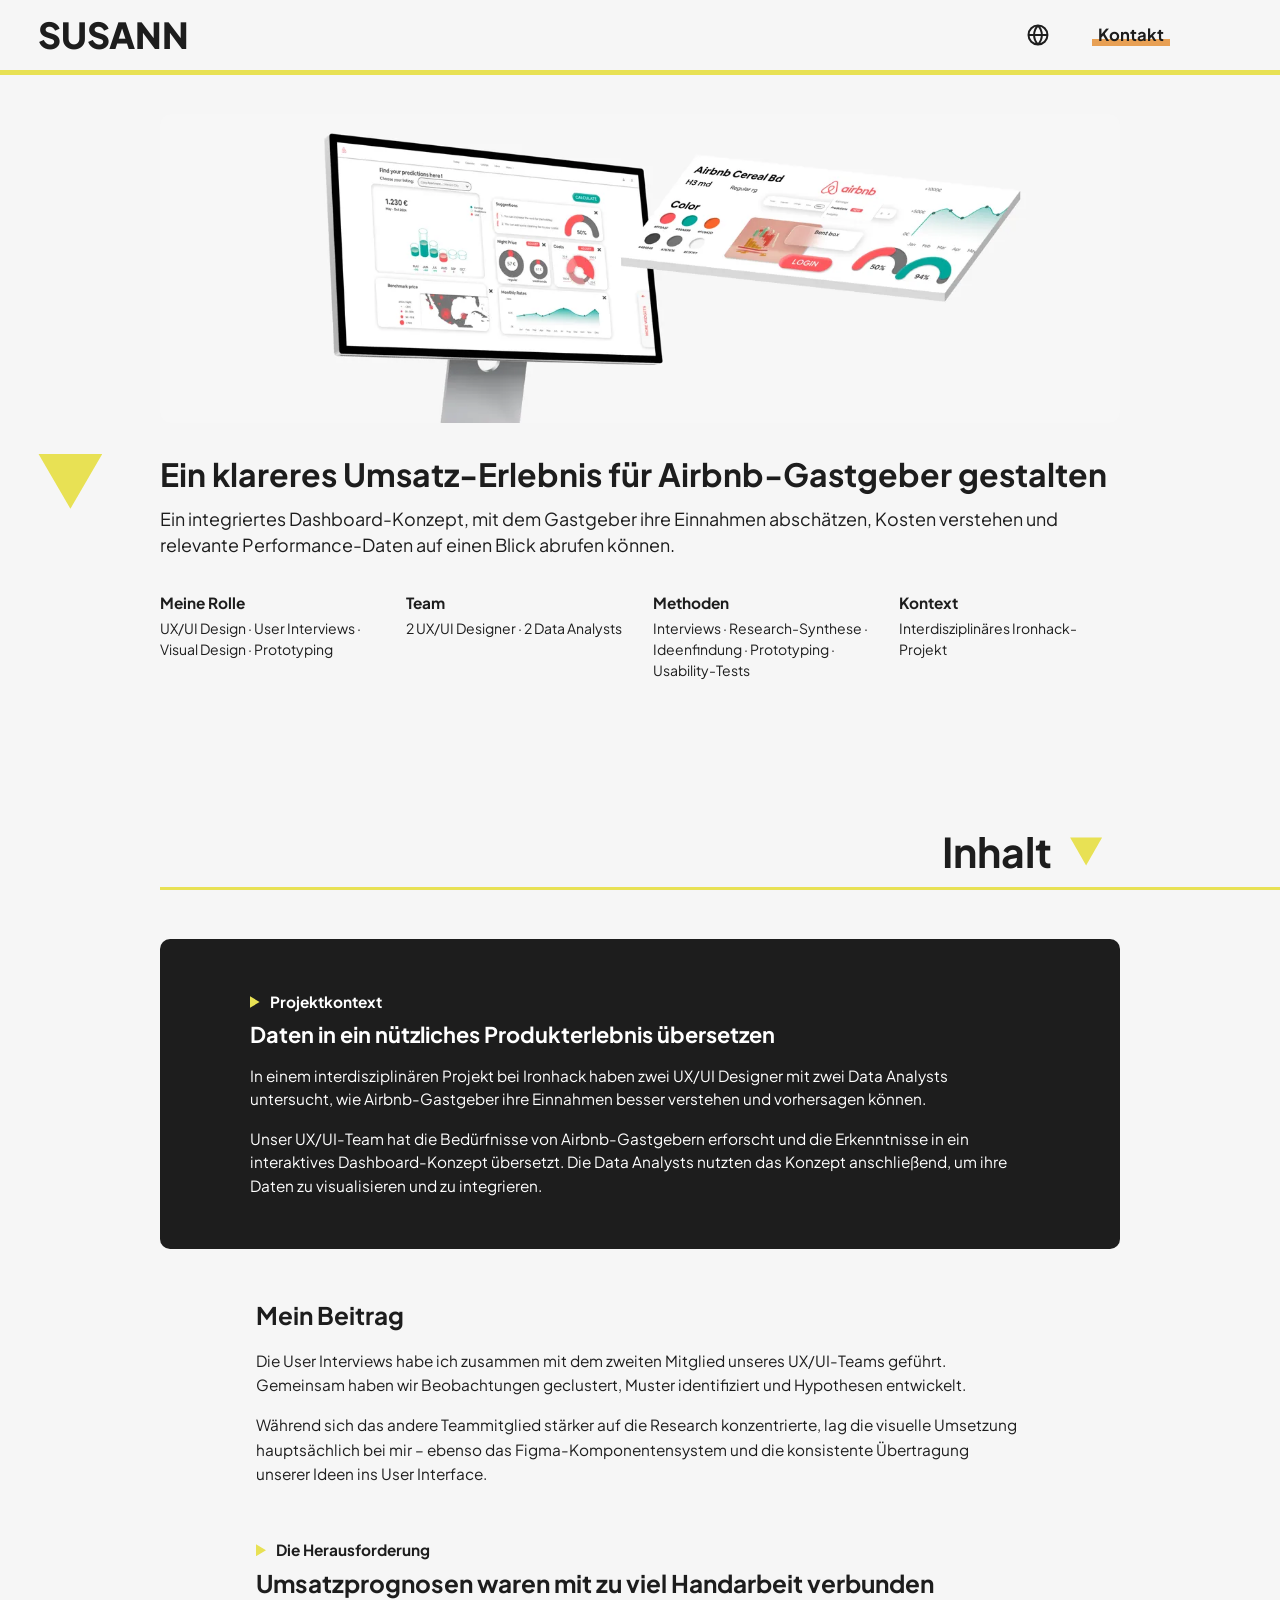
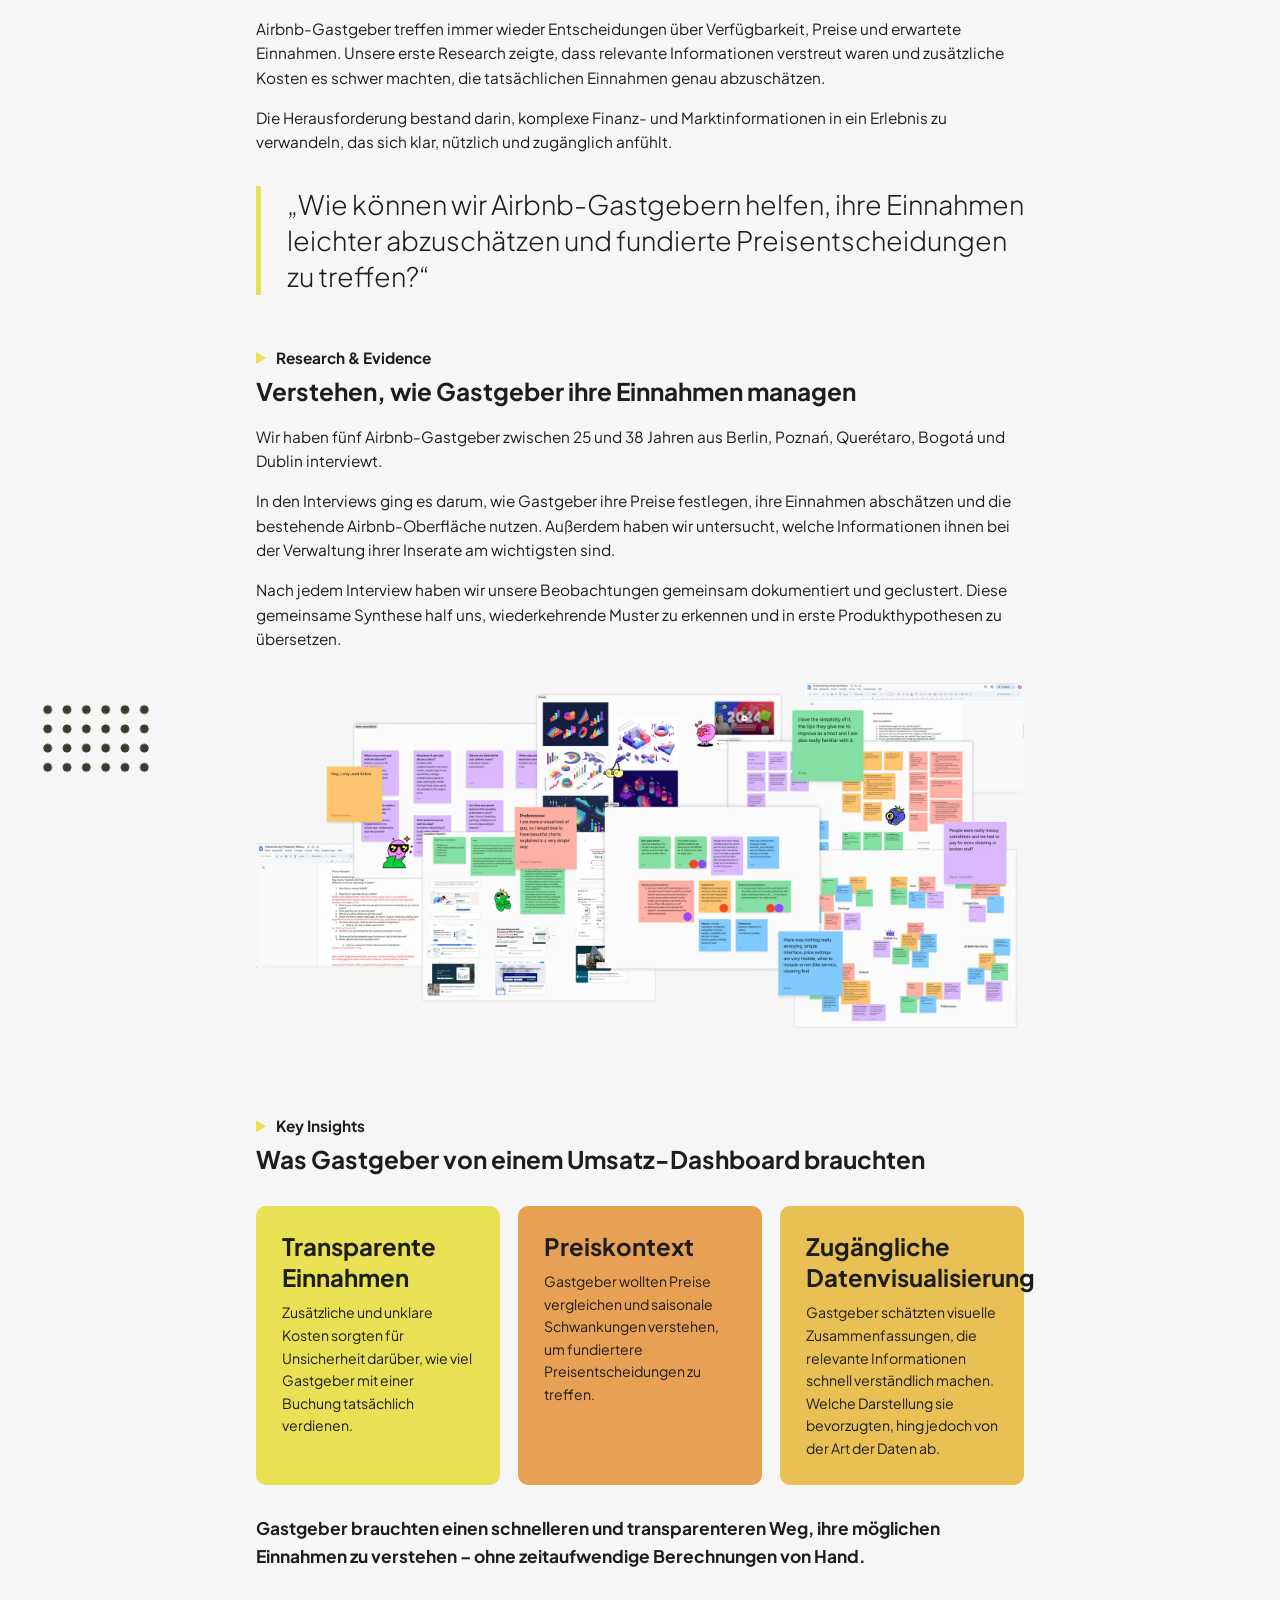
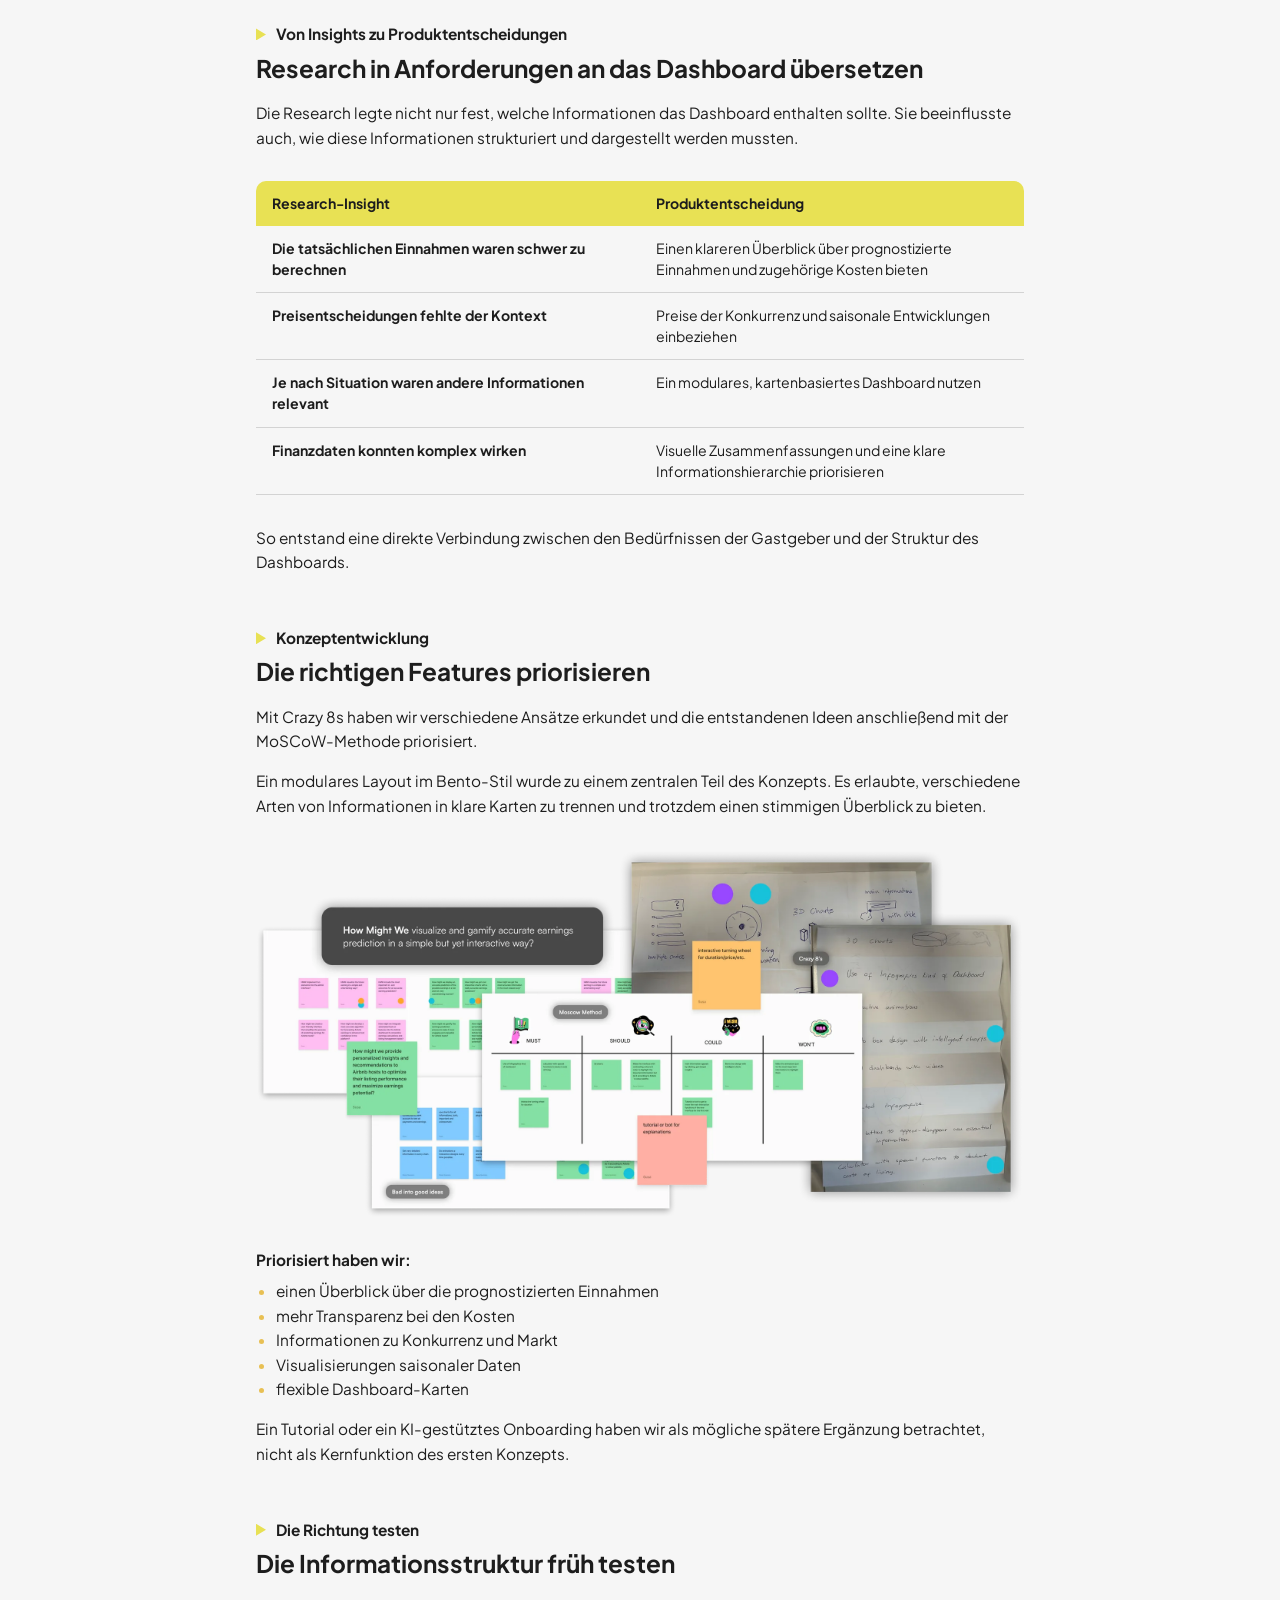
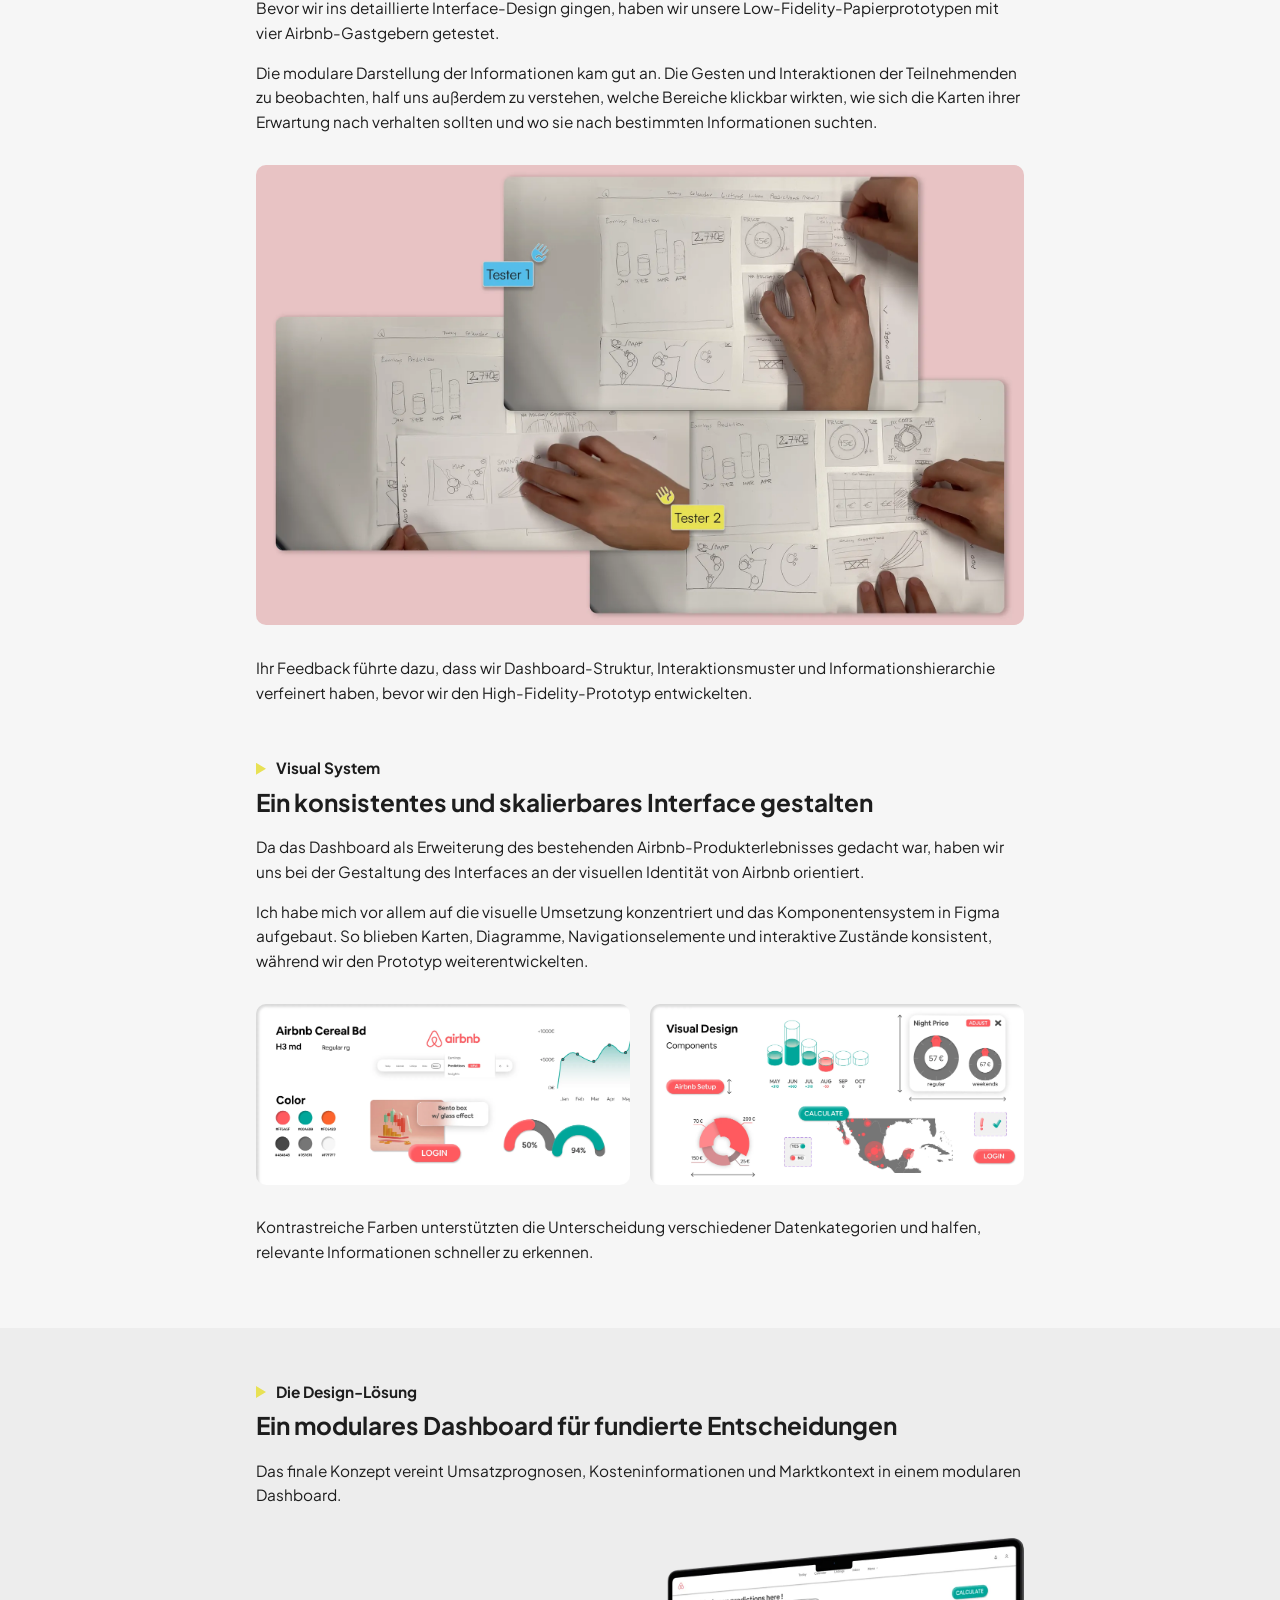
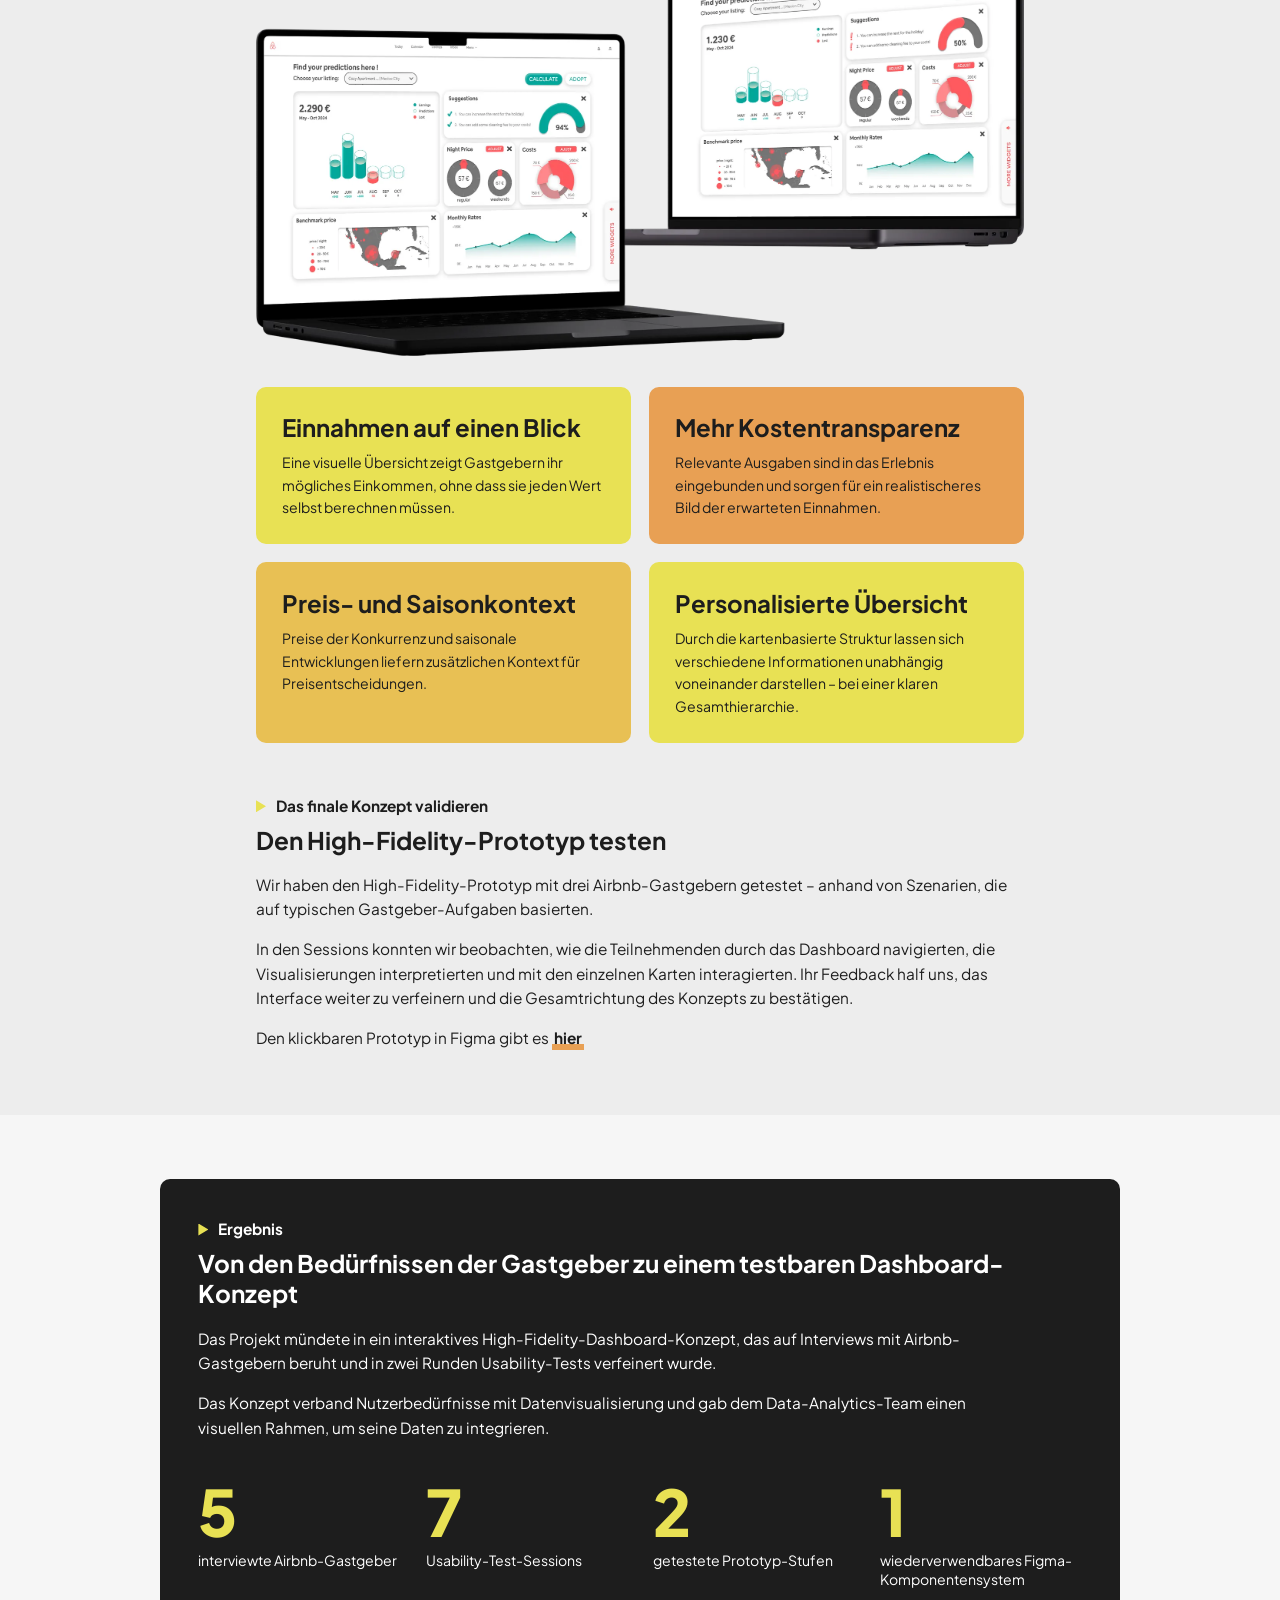
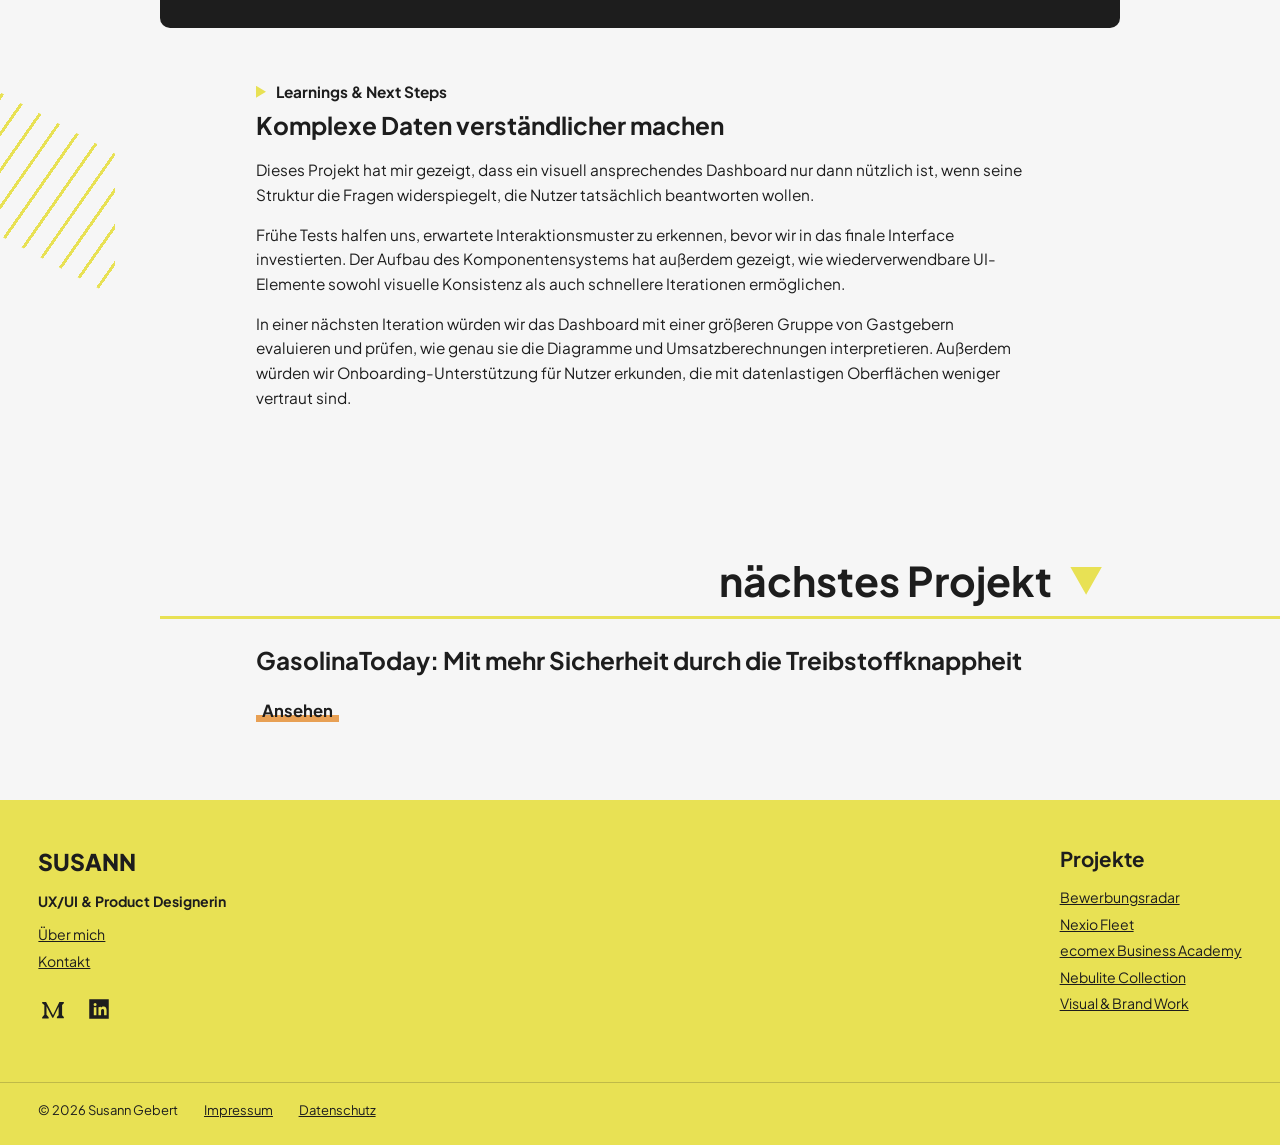
<file: cs-dashboard.html>
<!DOCTYPE html>
<html lang="de">
<head>
<meta charset="utf-8">
<meta name="viewport" content="width=device-width, initial-scale=1, viewport-fit=cover">
<title data-i18n="meta.dashboard.title">Airbnb Earnings Dashboard – Susann Gebert</title>
<meta name="description" content="Case Study: Ein integriertes Dashboard-Konzept, mit dem Airbnb-Gastgeber ihre Einnahmen abschätzen, Kosten verstehen und Performance-Daten auf einen Blick abrufen können." data-i18n-content="meta.dashboard.desc">
<link rel="canonical" href="https://susanngebert.com/cs-dashboard.html">
<!-- Social Sharing: Open Graph & Twitter Card. Die Texte wechseln mit der Sprache (js/i18n.js, "meta.*").
     Vorschaubild: images/og-image.jpg (Porträt, 1200 × 630 px – das Format, das LinkedIn & Co. erwarten). -->
<meta property="og:type" content="website">
<meta property="og:site_name" content="Susann Gebert">
<meta property="og:locale" content="de_DE" data-i18n-content="meta.locale">
<meta property="og:url" content="https://susanngebert.com/cs-dashboard.html">
<meta property="og:title" content="Airbnb Earnings Dashboard – Susann Gebert" data-i18n-content="meta.dashboard.title">
<meta property="og:description" content="Case Study: Ein integriertes Dashboard-Konzept, mit dem Airbnb-Gastgeber ihre Einnahmen abschätzen, Kosten verstehen und Performance-Daten auf einen Blick abrufen können." data-i18n-content="meta.dashboard.desc">
<meta property="og:image" content="https://susanngebert.com/images/og-image.jpg">
<meta property="og:image:type" content="image/jpeg">
<meta property="og:image:width" content="1200">
<meta property="og:image:height" content="630">
<meta property="og:image:alt" content="Porträt von Susann Gebert" data-i18n-content="meta.image.alt">
<meta name="twitter:card" content="summary_large_image">
<meta name="twitter:title" content="Airbnb Earnings Dashboard – Susann Gebert" data-i18n-content="meta.dashboard.title">
<meta name="twitter:description" content="Case Study: Ein integriertes Dashboard-Konzept, mit dem Airbnb-Gastgeber ihre Einnahmen abschätzen, Kosten verstehen und Performance-Daten auf einen Blick abrufen können." data-i18n-content="meta.dashboard.desc">
<meta name="twitter:image" content="https://susanngebert.com/images/og-image.jpg">
<meta name="twitter:image:alt" content="Porträt von Susann Gebert" data-i18n-content="meta.image.alt">
<link rel="icon" href="favicon.svg?v=2" type="image/svg+xml">
<link rel="icon" href="favicon.ico?v=2" sizes="48x48">
<link rel="apple-touch-icon" href="apple-touch-icon.png">
<link rel="stylesheet" href="css/style.css?v=210">
<!-- Besucherstatistik: Umami (ohne Cookies), zählt nur auf susanngebert.com -->
<script defer src="https://cloud.umami.is/script.js" data-website-id="f222214b-0634-4848-a78e-f9d0a3985930" data-domains="susanngebert.com"></script>
</head>
<body>
<!-- Tastatur: erster Tab-Stopp, springt direkt zum Inhalt -->
<a class="skip-link" href="#main"><span data-only="de">Zum Inhalt springen</span><span data-only="en">Skip to content</span></a>

<!-- ================= HEADER ================= -->
<header class="topbar">
  <div class="wrap">
    <a class="logo" href="/">SUSANN</a>
    <div class="meta">
      <div class="lang" data-active="de">
        <button class="lang-toggle" type="button" aria-expanded="false" aria-controls="lang-menu" aria-label="Sprache wählen / Choose language">
          <svg viewBox="0 0 24 24" aria-hidden="true"><circle cx="12" cy="12" r="9.5"/><path d="M2.5 12h19M12 2.5c2.6 2.7 3.9 5.9 3.9 9.5s-1.3 6.8-3.9 9.5M12 2.5C9.4 5.2 8.1 8.4 8.1 12s1.3 6.8 3.9 9.5"/></svg>
        </button>
        <div class="lang-menu" id="lang-menu" hidden>
          <button type="button" data-lang="de" aria-pressed="true">DE</button>
          <button type="button" data-lang="en" aria-pressed="false">EN</button>
        </div>
      </div>
      <a class="meta-link btn-view" href="contact.html" data-i18n="nav.contact">Kontakt</a>
      <button class="burger" type="button" aria-controls="menu" aria-expanded="false" data-i18n-aria="nav.open" aria-label="Menü öffnen">
        <span></span><span></span><span></span>
      </button>
    </div>
  </div>
</header>

<!--
  Texte: Jeder Absatz steht zweimal im Code – einmal mit data-only="de", einmal mit data-only="en".
  Es wird immer nur die Version der gewählten Sprache angezeigt.

  Bilder: Die grauen Kästen (class="cs-ph") sind Platzhalter. Ersetze sie später durch
  <img class="cs-img" src="images/…" width="…" height="…" alt="…">
  Die Zahl im Platzhalter ist die empfohlene Bildgröße in Pixeln.
-->

<main id="main" tabindex="-1" class="cs">
  <!-- ================= KOPF ================= -->
  <section class="cs-hero">
    <!-- Herobild: 75 % der Fensterbreite, wie der Text darunter -->
    <div class="wrap">
      <img class="cs-img cs-hero-img" src="images/airbnb-dashboard.webp?v=1" width="1400" height="588" alt="Airbnb Earnings Dashboard auf einem Monitor mit Styleguide" data-i18n-alt="db.hero">
    </div>

    <!-- Titel, Intro & Fakten: 75 % – Pfeil sitzt absolut, bündig mit dem Logo "SUSANN" -->
    <div class="cs-hero-head">
    <span class="tri-down cs-hero-tri" aria-hidden="true"></span>
    <div class="wrap cs-hero-text">
      <h1 class="cs-title">
        <span data-only="de">Ein klareres Umsatz-Erlebnis für Airbnb-Gastgeber gestalten</span>
        <span data-only="en">Designing a Clearer Earnings Experience for Airbnb Hosts</span>
      </h1>
      <p class="cs-lead" data-only="de">Ein integriertes Dashboard-Konzept, mit dem Gastgeber ihre Einnahmen abschätzen, Kosten verstehen und relevante Performance-Daten auf einen Blick abrufen können.</p>
      <p class="cs-lead" data-only="en">An integrated dashboard concept that helps hosts estimate their earnings, understand costs and access relevant performance data at a glance.</p>

      <dl class="cs-facts">
        <div>
          <dt><span data-only="de">Meine Rolle</span><span data-only="en">My Role</span></dt>
          <dd>UX/UI Design · User Interviews · Visual Design · Prototyping</dd>
        </div>
        <div>
          <dt>Team</dt>
          <dd>2 UX/UI Designer · 2 Data Analysts</dd>
        </div>
        <div>
          <dt><span data-only="de">Methoden</span><span data-only="en">Methods</span></dt>
          <dd><span data-only="de">Interviews · Research-Synthese · Ideenfindung · Prototyping · Usability-Tests</span><span data-only="en">Interviews · Research Synthesis · Ideation · Prototyping · Usability Testing</span></dd>
        </div>
        <div>
          <dt><span data-only="de">Kontext</span><span data-only="en">Context</span></dt>
          <dd><span data-only="de">Interdisziplinäres Ironhack-Projekt</span><span data-only="en">Interdisciplinary Ironhack project</span></dd>
        </div>
      </dl>
    </div>
    </div>
  </section>

  <!-- ================= PROJEKTKONTEXT ================= -->
  <div class="wrap">
    <div class="sec-head cs-content-head">
      <h2><span data-only="de">Inhalt</span><span data-only="en">content</span></h2>
      <span class="tri-down" aria-hidden="true"></span>
    </div>

    <div class="cs-challenge" data-scribble="hover">
      <p class="cs-eyebrow"><span data-only="de">Projektkontext</span><span data-only="en">Project Context</span></p>
      <h3><span data-only="de">Daten in ein nützliches Produkterlebnis übersetzen</span><span data-only="en">Translating data into a useful product experience</span></h3>
      <p data-only="de">In einem interdisziplinären Projekt bei Ironhack haben zwei UX/UI Designer mit zwei Data Analysts untersucht, wie Airbnb-Gastgeber ihre Einnahmen besser verstehen und vorhersagen können.</p>
      <p data-only="en">In an interdisciplinary project at Ironhack, two UX/UI designers collaborated with two Data Analysts to explore how Airbnb hosts could better understand and predict their earnings.</p>
      <p data-only="de">Unser UX/UI-Team hat die Bedürfnisse von Airbnb-Gastgebern erforscht und die Erkenntnisse in ein interaktives Dashboard-Konzept übersetzt. Die Data Analysts nutzten das Konzept anschließend, um ihre Daten zu visualisieren und zu integrieren.</p>
      <p data-only="en">Our UX/UI team researched the needs of Airbnb hosts and translated the findings into an interactive dashboard concept. The Data Analysts subsequently used the concept to visualize and integrate their data.</p>
    </div>
  </div>

  <div class="cs-col">
    <!-- ================= MEIN BEITRAG ================= -->
    <section class="cs-sec">
      <h2><span data-only="de">Mein Beitrag</span><span data-only="en">My contribution</span></h2>
      <p data-only="de">Die User Interviews habe ich zusammen mit dem zweiten Mitglied unseres UX/UI-Teams geführt. Gemeinsam haben wir Beobachtungen geclustert, Muster identifiziert und Hypothesen entwickelt.</p>
      <p data-only="en">I conducted user interviews together with my UX/UI design partner and collaborated on clustering observations, identifying patterns and developing hypotheses.</p>
      <p data-only="de">Während sich das andere Teammitglied stärker auf die Research konzentrierte, lag die visuelle Umsetzung hauptsächlich bei mir – ebenso das Figma-Komponentensystem und die konsistente Übertragung unserer Ideen ins User Interface.</p>
      <p data-only="en">While my design partner focused more strongly on research, I took primary responsibility for the visual execution, the Figma component system and the consistent translation of our ideas into the user interface.</p>
    </section>

    <!-- ================= HERAUSFORDERUNG ================= -->
    <section class="cs-sec">
      <p class="cs-eyebrow"><span data-only="de">Die Herausforderung</span><span data-only="en">The Challenge</span></p>
      <h2><span data-only="de">Umsatzprognosen waren mit zu viel Handarbeit verbunden</span><span data-only="en">Earnings predictions required too much manual effort</span></h2>
      <p data-only="de">Airbnb-Gastgeber treffen immer wieder Entscheidungen über Verfügbarkeit, Preise und erwartete Einnahmen. Unsere erste Research zeigte, dass relevante Informationen verstreut waren und zusätzliche Kosten es schwer machten, die tatsächlichen Einnahmen genau abzuschätzen.</p>
      <p data-only="en">Airbnb hosts make recurring decisions about availability, pricing and expected income. Our initial research indicated that relevant information was fragmented and that additional costs made it difficult to estimate actual earnings accurately.</p>
      <p data-only="de">Die Herausforderung bestand darin, komplexe Finanz- und Marktinformationen in ein Erlebnis zu verwandeln, das sich klar, nützlich und zugänglich anfühlt.</p>
      <p data-only="en">The challenge was to transform complex financial and market information into an experience that felt clear, useful and approachable.</p>
      <blockquote class="cs-quote">
        <p data-only="de">„Wie können wir Airbnb-Gastgebern helfen, ihre Einnahmen leichter abzuschätzen und fundierte Preisentscheidungen zu treffen?“</p>
        <p data-only="en">“How might we help Airbnb hosts estimate their earnings more easily and make informed pricing decisions?”</p>
      </blockquote>
    </section>

    <!-- ================= RESEARCH ================= -->
    <section class="cs-sec">
      <span class="cs-dots" aria-hidden="true"></span>
      <p class="cs-eyebrow">Research &amp; Evidence</p>
      <h2><span data-only="de">Verstehen, wie Gastgeber ihre Einnahmen managen</span><span data-only="en">Understanding how hosts manage earnings</span></h2>
      <p data-only="de">Wir haben fünf Airbnb-Gastgeber zwischen 25 und 38 Jahren aus Berlin, Poznań, Querétaro, Bogotá und Dublin interviewt.</p>
      <p data-only="en">We interviewed five Airbnb hosts between the ages of 25 and 38 from Berlin, Poznań, Querétaro, Bogotá and Dublin.</p>
      <p data-only="de">In den Interviews ging es darum, wie Gastgeber ihre Preise festlegen, ihre Einnahmen abschätzen und die bestehende Airbnb-Oberfläche nutzen. Außerdem haben wir untersucht, welche Informationen ihnen bei der Verwaltung ihrer Inserate am wichtigsten sind.</p>
      <p data-only="en">The interviews explored how hosts set prices, estimate their income and use Airbnb’s existing interface. We also investigated which information they considered most valuable when managing their listings.</p>
      <p data-only="de">Nach jedem Interview haben wir unsere Beobachtungen gemeinsam dokumentiert und geclustert. Diese gemeinsame Synthese half uns, wiederkehrende Muster zu erkennen und in erste Produkthypothesen zu übersetzen.</p>
      <p data-only="en">After each interview, we documented and clustered our observations together. This collaborative synthesis helped us identify recurring patterns and translate them into initial product hypotheses.</p>

      <img class="cs-img" src="images/dashboard-affinity.webp" width="2000" height="910" loading="lazy" alt="Affinity Diagram mit geclusterten Beobachtungen aus den Interviews" data-i18n-alt="db.affinity">
    </section>

    <!-- ================= KEY INSIGHTS ================= -->
    <section class="cs-sec">
      <p class="cs-eyebrow">Key Insights</p>
      <h2><span data-only="de">Was Gastgeber von einem Umsatz-Dashboard brauchten</span><span data-only="en">What hosts needed from an earnings dashboard</span></h2>
      <div class="cs-themes">
        <div class="cs-theme cs-theme-yellow">
          <h3><span data-only="de">Transparente Einnahmen</span><span data-only="en">Earnings transparency</span></h3>
          <p data-only="de">Zusätzliche und unklare Kosten sorgten für Unsicherheit darüber, wie viel Gastgeber mit einer Buchung tatsächlich verdienen.</p>
          <p data-only="en">Additional and unclear costs created uncertainty about the amount hosts would actually earn from a booking.</p>
        </div>
        <div class="cs-theme cs-theme-orange">
          <h3><span data-only="de">Preiskontext</span><span data-only="en">Pricing context</span></h3>
          <p data-only="de">Gastgeber wollten Preise vergleichen und saisonale Schwankungen verstehen, um fundiertere Preisentscheidungen zu treffen.</p>
          <p data-only="en">Hosts wanted to compare prices and understand seasonal changes to make more informed pricing decisions.</p>
        </div>
        <div class="cs-theme cs-theme-gold">
          <h3><span data-only="de">Zugängliche Datenvisualisierung</span><span data-only="en">Accessible data visualization</span></h3>
          <p data-only="de">Gastgeber schätzten visuelle Zusammenfassungen, die relevante Informationen schnell verständlich machen. Welche Darstellung sie bevorzugten, hing jedoch von der Art der Daten ab.</p>
          <p data-only="en">Hosts valued visual summaries that helped them understand relevant information quickly. However, preferences differed depending on the type of data being evaluated.</p>
        </div>
      </div>
      <p class="cs-keyline" data-only="de">Gastgeber brauchten einen schnelleren und transparenteren Weg, ihre möglichen Einnahmen zu verstehen – ohne zeitaufwendige Berechnungen von Hand.</p>
      <p class="cs-keyline" data-only="en">Hosts needed a faster and more transparent way to understand potential earnings without relying on time-consuming manual calculations.</p>
    </section>

    <!-- ================= INSIGHTS → ENTSCHEIDUNGEN ================= -->
    <section class="cs-sec">
      <p class="cs-eyebrow"><span data-only="de">Von Insights zu Produktentscheidungen</span><span data-only="en">From Insights to Product Decisions</span></p>
      <h2><span data-only="de">Research in Anforderungen an das Dashboard übersetzen</span><span data-only="en">Turning research into dashboard requirements</span></h2>
      <p data-only="de">Die Research legte nicht nur fest, welche Informationen das Dashboard enthalten sollte. Sie beeinflusste auch, wie diese Informationen strukturiert und dargestellt werden mussten.</p>
      <p data-only="en">The research did not only define what information the dashboard should contain. It also influenced how that information needed to be structured and presented.</p>

      <table class="cs-table" data-only="de">
        <thead><tr><th scope="col">Research-Insight</th><th scope="col">Produktentscheidung</th></tr></thead>
        <tbody>
          <tr><td>Die tatsächlichen Einnahmen waren schwer zu berechnen</td><td>Einen klareren Überblick über prognostizierte Einnahmen und zugehörige Kosten bieten</td></tr>
          <tr><td>Preisentscheidungen fehlte der Kontext</td><td>Preise der Konkurrenz und saisonale Entwicklungen einbeziehen</td></tr>
          <tr><td>Je nach Situation waren andere Informationen relevant</td><td>Ein modulares, kartenbasiertes Dashboard nutzen</td></tr>
          <tr><td>Finanzdaten konnten komplex wirken</td><td>Visuelle Zusammenfassungen und eine klare Informationshierarchie priorisieren</td></tr>
        </tbody>
      </table>
      <table class="cs-table" data-only="en">
        <thead><tr><th scope="col">Research insight</th><th scope="col">Product decision</th></tr></thead>
        <tbody>
          <tr><td>Actual earnings were difficult to calculate</td><td>Provide a clearer overview of predicted earnings and related costs</td></tr>
          <tr><td>Pricing decisions lacked context</td><td>Include competitor pricing and seasonal developments</td></tr>
          <tr><td>Different information was relevant in different situations</td><td>Use a modular card-based dashboard</td></tr>
          <tr><td>Financial data could feel complex</td><td>Prioritize visual summaries and clear information hierarchy</td></tr>
        </tbody>
      </table>

      <p data-only="de">So entstand eine direkte Verbindung zwischen den Bedürfnissen der Gastgeber und der Struktur des Dashboards.</p>
      <p data-only="en">This created a direct connection between the hosts’ needs and the structure of the dashboard.</p>
    </section>

    <!-- ================= KONZEPT ================= -->
    <section class="cs-sec">
      <p class="cs-eyebrow"><span data-only="de">Konzeptentwicklung</span><span data-only="en">Concept Development</span></p>
      <h2><span data-only="de">Die richtigen Features priorisieren</span><span data-only="en">Prioritizing the right features</span></h2>
      <p data-only="de">Mit Crazy 8s haben wir verschiedene Ansätze erkundet und die entstandenen Ideen anschließend mit der MoSCoW-Methode priorisiert.</p>
      <p data-only="en">We used Crazy 8s to explore different approaches and applied the MoSCoW method to prioritize the resulting ideas.</p>
      <p data-only="de">Ein modulares Layout im Bento-Stil wurde zu einem zentralen Teil des Konzepts. Es erlaubte, verschiedene Arten von Informationen in klare Karten zu trennen und trotzdem einen stimmigen Überblick zu bieten.</p>
      <p data-only="en">A modular Bento-style layout became a central part of the concept. It allowed different types of information to be separated into clear cards while still providing a coherent overview.</p>

      <img class="cs-img" src="images/dashboard-crazy8s.webp" width="2000" height="960" loading="lazy" alt="Crazy-8s-Skizzen und MoSCoW-Priorisierung der Ideen" data-i18n-alt="db.crazy8">

      <p class="cs-listhead" data-only="de">Priorisiert haben wir:</p>
      <p class="cs-listhead" data-only="en">We prioritized:</p>
      <ul class="cs-list" data-only="de">
        <li>einen Überblick über die prognostizierten Einnahmen</li>
        <li>mehr Transparenz bei den Kosten</li>
        <li>Informationen zu Konkurrenz und Markt</li>
        <li>Visualisierungen saisonaler Daten</li>
        <li>flexible Dashboard-Karten</li>
      </ul>
      <ul class="cs-list" data-only="en">
        <li>an overview of predicted earnings</li>
        <li>greater transparency around costs</li>
        <li>competitor and market information</li>
        <li>seasonal data visualizations</li>
        <li>flexible dashboard cards</li>
      </ul>
      <p data-only="de">Ein Tutorial oder ein KI-gestütztes Onboarding haben wir als mögliche spätere Ergänzung betrachtet, nicht als Kernfunktion des ersten Konzepts.</p>
      <p data-only="en">A tutorial or AI-supported onboarding experience was considered as a possible future addition rather than a core feature of the initial concept.</p>
    </section>

    <!-- ================= TESTS ================= -->
    <section class="cs-sec">
      <p class="cs-eyebrow"><span data-only="de">Die Richtung testen</span><span data-only="en">Testing the Direction</span></p>
      <h2><span data-only="de">Die Informationsstruktur früh testen</span><span data-only="en">Testing the information structure early</span></h2>
      <p data-only="de">Bevor wir ins detaillierte Interface-Design gingen, haben wir unsere Low-Fidelity-Papierprototypen mit vier Airbnb-Gastgebern getestet.</p>
      <p data-only="en">We tested our low-fidelity paper prototypes with four Airbnb hosts before moving into detailed interface design.</p>
      <p data-only="de">Die modulare Darstellung der Informationen kam gut an. Die Gesten und Interaktionen der Teilnehmenden zu beobachten, half uns außerdem zu verstehen, welche Bereiche klickbar wirkten, wie sich die Karten ihrer Erwartung nach verhalten sollten und wo sie nach bestimmten Informationen suchten.</p>
      <p data-only="en">The modular presentation of information was received positively. Observing participants’ gestures and interactions also helped us understand which areas appeared clickable, how they expected cards to behave and where they looked for specific information.</p>

      <img class="cs-img" src="images/dashboard-paper-prototype.webp" width="2000" height="1198" loading="lazy" alt="Test mit dem Papierprototyp: zwei Testpersonen interagieren mit den Papier-Screens" data-i18n-alt="db.paper">

      <p data-only="de">Ihr Feedback führte dazu, dass wir Dashboard-Struktur, Interaktionsmuster und Informationshierarchie verfeinert haben, bevor wir den High-Fidelity-Prototyp entwickelten.</p>
      <p data-only="en">Their feedback led us to refine the dashboard structure, interaction patterns and information hierarchy before developing the high-fidelity prototype.</p>
    </section>

    <!-- ================= VISUAL SYSTEM ================= -->
    <section class="cs-sec">
      <p class="cs-eyebrow">Visual System</p>
      <h2><span data-only="de">Ein konsistentes und skalierbares Interface gestalten</span><span data-only="en">Creating a consistent and scalable interface</span></h2>
      <p data-only="de">Da das Dashboard als Erweiterung des bestehenden Airbnb-Produkterlebnisses gedacht war, haben wir uns bei der Gestaltung des Interfaces an der visuellen Identität von Airbnb orientiert.</p>
      <p data-only="en">Since the dashboard was conceived as an extension of Airbnb’s existing product experience, we used Airbnb’s visual identity as a reference while developing the interface.</p>
      <p data-only="de">Ich habe mich vor allem auf die visuelle Umsetzung konzentriert und das Komponentensystem in Figma aufgebaut. So blieben Karten, Diagramme, Navigationselemente und interaktive Zustände konsistent, während wir den Prototyp weiterentwickelten.</p>
      <p data-only="en">I focused primarily on the visual execution and created the component system in Figma. This helped us maintain consistency across cards, charts, navigation elements and interactive states while iterating on the prototype.</p>

      <div class="cs-pair">
        <img class="cs-img" src="images/dashboard-style-tile.webp?v=2" width="2000" height="966" loading="lazy" alt="Style Tile des Dashboards mit Typografie, Farben und UI-Elementen" data-i18n-alt="db.tile">
        <img class="cs-img" src="images/dashboard-components.webp" width="2000" height="966" loading="lazy" alt="Ausschnitt aus dem Figma-Komponentensystem des Dashboards" data-i18n-alt="db.comp">
      </div>

      <p data-only="de">Kontrastreiche Farben unterstützten die Unterscheidung verschiedener Datenkategorien und halfen, relevante Informationen schneller zu erkennen.</p>
      <p data-only="en">Contrasting colors supported the distinction between different data categories and helped users identify relevant information more quickly.</p>
    </section>
  </div>

  <!-- ================= DESIGN-LÖSUNG ================= -->
  <div class="cs-band">
    <div class="cs-col">
      <section class="cs-sec">
        <p class="cs-eyebrow"><span data-only="de">Die Design-Lösung</span><span data-only="en">The Design Solution</span></p>
        <h2><span data-only="de">Ein modulares Dashboard für fundierte Entscheidungen</span><span data-only="en">A modular dashboard for informed decisions</span></h2>
        <p data-only="de">Das finale Konzept vereint Umsatzprognosen, Kosteninformationen und Marktkontext in einem modularen Dashboard.</p>
        <p data-only="en">The final concept combines earnings predictions, cost information and market context within a modular dashboard.</p>

        <img class="cs-img" src="images/dashboard-final.webp" width="2000" height="1087" loading="lazy" alt="Finales Airbnb-Dashboard auf zwei Laptops" data-i18n-alt="db.final">

        <div class="cs-themes cs-themes-2">
          <div class="cs-theme cs-theme-yellow">
            <h3><span data-only="de">Einnahmen auf einen Blick</span><span data-only="en">Earnings at a glance</span></h3>
            <p data-only="de">Eine visuelle Übersicht zeigt Gastgebern ihr mögliches Einkommen, ohne dass sie jeden Wert selbst berechnen müssen.</p>
            <p data-only="en">A visual overview helps hosts understand potential income without calculating every value manually.</p>
          </div>
          <div class="cs-theme cs-theme-orange">
            <h3><span data-only="de">Mehr Kostentransparenz</span><span data-only="en">Greater cost transparency</span></h3>
            <p data-only="de">Relevante Ausgaben sind in das Erlebnis eingebunden und sorgen für ein realistischeres Bild der erwarteten Einnahmen.</p>
            <p data-only="en">Relevant expenses are incorporated into the experience to create a more realistic view of expected earnings.</p>
          </div>
          <div class="cs-theme cs-theme-gold">
            <h3><span data-only="de">Preis- und Saisonkontext</span><span data-only="en">Pricing and seasonal context</span></h3>
            <p data-only="de">Preise der Konkurrenz und saisonale Entwicklungen liefern zusätzlichen Kontext für Preisentscheidungen.</p>
            <p data-only="en">Competitor prices and seasonal developments provide additional context for pricing decisions.</p>
          </div>
          <div class="cs-theme cs-theme-yellow">
            <h3><span data-only="de">Personalisierte Übersicht</span><span data-only="en">Personalized overview</span></h3>
            <p data-only="de">Durch die kartenbasierte Struktur lassen sich verschiedene Informationen unabhängig voneinander darstellen – bei einer klaren Gesamthierarchie.</p>
            <p data-only="en">The card-based structure allows different types of information to be presented independently while maintaining a clear overall hierarchy.</p>
          </div>
        </div>
      </section>

      <!-- ================= VALIDIERUNG ================= -->
      <section class="cs-sec">
        <p class="cs-eyebrow"><span data-only="de">Das finale Konzept validieren</span><span data-only="en">Validating the Final Concept</span></p>
        <h2><span data-only="de">Den High-Fidelity-Prototyp testen</span><span data-only="en">Testing the high-fidelity prototype</span></h2>
        <p data-only="de">Wir haben den High-Fidelity-Prototyp mit drei Airbnb-Gastgebern getestet – anhand von Szenarien, die auf typischen Gastgeber-Aufgaben basierten.</p>
        <p data-only="en">We tested the high-fidelity prototype with three Airbnb hosts using scenarios based on typical hosting tasks.</p>
        <p data-only="de">In den Sessions konnten wir beobachten, wie die Teilnehmenden durch das Dashboard navigierten, die Visualisierungen interpretierten und mit den einzelnen Karten interagierten. Ihr Feedback half uns, das Interface weiter zu verfeinern und die Gesamtrichtung des Konzepts zu bestätigen.</p>
        <p data-only="en">The sessions allowed us to observe how participants navigated the dashboard, interpreted the visualizations and interacted with the individual cards. Their feedback helped us further refine the interface and confirm the overall direction of the concept.</p>
        <p class="cs-proto-line">
          <span data-only="de">Den klickbaren Prototyp in Figma gibt es <a class="btn-view is-inline" href="https://www.figma.com/proto/kjJEuRxw74IpfaNs98P0hd/Dashboard-Airbnb-Prototype?page-id=5%3A44&amp;type=design&amp;node-id=2001-74492&amp;viewport=-121%2C-651%2C0.09&amp;t=YMg5tKVr3YtbiKHR-1&amp;scaling=scale-down&amp;starting-point-node-id=2001%3A74492&amp;mode=design" target="_blank" rel="noopener">hier</a></span>
          <span data-only="en">Explore the clickable prototype in Figma <a class="btn-view is-inline" href="https://www.figma.com/proto/kjJEuRxw74IpfaNs98P0hd/Dashboard-Airbnb-Prototype?page-id=5%3A44&amp;type=design&amp;node-id=2001-74492&amp;viewport=-121%2C-651%2C0.09&amp;t=YMg5tKVr3YtbiKHR-1&amp;scaling=scale-down&amp;starting-point-node-id=2001%3A74492&amp;mode=design" target="_blank" rel="noopener">here</a></span>
        </p>
      </section>
    </div>
  </div>

  <!-- ================= ERGEBNIS ================= -->
  <section class="wrap cs-outcome-wrap">
    <div class="cs-darkbox">
      <p class="cs-eyebrow"><span data-only="de">Ergebnis</span><span data-only="en">Outcome</span></p>
      <h2><span data-only="de">Von den Bedürfnissen der Gastgeber zu einem testbaren Dashboard-Konzept</span><span data-only="en">From host needs to a testable dashboard concept</span></h2>
      <p data-only="de">Das Projekt mündete in ein interaktives High-Fidelity-Dashboard-Konzept, das auf Interviews mit Airbnb-Gastgebern beruht und in zwei Runden Usability-Tests verfeinert wurde.</p>
      <p data-only="en">The project resulted in a high-fidelity, interactive dashboard concept grounded in interviews with Airbnb hosts and refined through two rounds of usability testing.</p>
      <p data-only="de">Das Konzept verband Nutzerbedürfnisse mit Datenvisualisierung und gab dem Data-Analytics-Team einen visuellen Rahmen, um seine Daten zu integrieren.</p>
      <p data-only="en">The concept connected user needs with data visualization and provided the Data Analytics team with a visual framework for integrating their data.</p>

      <dl class="cs-stats">
        <div><dt>5</dt><dd><span data-only="de">interviewte Airbnb-Gastgeber</span><span data-only="en">Airbnb hosts interviewed</span></dd></div>
        <div><dt>7</dt><dd><span data-only="de">Usability-Test-Sessions</span><span data-only="en">Usability-testing sessions</span></dd></div>
        <div><dt>2</dt><dd><span data-only="de">getestete Prototyp-Stufen</span><span data-only="en">Prototype stages tested</span></dd></div>
        <div><dt>1</dt><dd><span data-only="de">wiederverwendbares Figma-Komponentensystem</span><span data-only="en">Reusable Figma component system</span></dd></div>
      </dl>
    </div>
  </section>

  <div class="cs-col cs-final">
    <span class="cs-lines" aria-hidden="true"></span>
    <!-- ================= LEARNINGS ================= -->
    <section class="cs-sec">
      <p class="cs-eyebrow">Learnings &amp; Next Steps</p>
      <h2><span data-only="de">Komplexe Daten verständlicher machen</span><span data-only="en">Making complex data easier to understand</span></h2>
      <p data-only="de">Dieses Projekt hat mir gezeigt, dass ein visuell ansprechendes Dashboard nur dann nützlich ist, wenn seine Struktur die Fragen widerspiegelt, die Nutzer tatsächlich beantworten wollen.</p>
      <p data-only="en">This project showed me that a visually engaging dashboard is only useful when its structure reflects the questions users actually want to answer.</p>
      <p data-only="de">Frühe Tests halfen uns, erwartete Interaktionsmuster zu erkennen, bevor wir in das finale Interface investierten. Der Aufbau des Komponentensystems hat außerdem gezeigt, wie wiederverwendbare UI-Elemente sowohl visuelle Konsistenz als auch schnellere Iterationen ermöglichen.</p>
      <p data-only="en">Early testing helped us identify expected interaction patterns before investing in the final interface. Building the component system also demonstrated how reusable UI elements can support both visual consistency and faster iteration.</p>
      <p data-only="de">In einer nächsten Iteration würden wir das Dashboard mit einer größeren Gruppe von Gastgebern evaluieren und prüfen, wie genau sie die Diagramme und Umsatzberechnungen interpretieren. Außerdem würden wir Onboarding-Unterstützung für Nutzer erkunden, die mit datenlastigen Oberflächen weniger vertraut sind.</p>
      <p data-only="en">In a next iteration, we would evaluate the dashboard with a larger group of hosts and validate how accurately they interpret the charts and earnings calculations. We would also explore onboarding support for users who are less familiar with data-heavy interfaces.</p>
    </section>
  </div>

  <!-- ================= NÄCHSTES PROJEKT ================= -->
  <section class="wrap cs-next">
    <div class="sec-head">
      <h2><span data-only="de">nächstes Projekt</span><span data-only="en">next project</span></h2>
      <span class="tri-down" aria-hidden="true"></span>
    </div>
    <div class="cs-col">
      <h3 class="cs-next-title"><span data-only="de">GasolinaToday: Mit mehr Sicherheit durch die Treibstoffknappheit</span><span data-only="en">GasolinaToday: Navigating Fuel Shortages with Greater Confidence</span></h3>
      <a class="btn-view" href="cs-mobile-app.html" data-i18n="cta.view">Ansehen</a>
    </div>
  </section>
</main>

<!-- ================= FOOTER ================= -->
<footer class="footer">
  <div class="wrap">
    <div>
      <div class="name">SUSANN</div>
      <div class="role" data-i18n="hero.label">UX/UI &amp; Product Designerin</div>
      <ul class="small footer-nav">
        <li><a href="about.html" data-i18n="footer.about">Über mich</a></li>
        <li><a href="contact.html" data-i18n="footer.contact">Kontakt</a></li>
      </ul>
      <div class="social">
        <a href="https://medium.com/@susann.gebert" target="_blank" rel="noopener" data-umami-event="Medium-Klick" aria-label="Medium">
          <svg viewBox="0 0 24 24"><path d="M2 5.5h3.6l6.4 12.2L17.9 5.5H22v1.2l-1.6 1.5v9.6l1.6 1.5v1.2h-6.4v-1.2l1.6-1.5V9.9l-5 10.1h-.8L6 9.4v7.9l2 2.2v1.2H2v-1.2l2-2.2V8.3L2 6.7z"/></svg>
        </a>
        <a href="https://www.linkedin.com/in/susann-gebert-11679b240" target="_blank" rel="noopener" data-umami-event="LinkedIn-Klick" aria-label="LinkedIn">
          <svg viewBox="0 0 24 24"><path d="M3 3h18v18H3zm4.2 7.3v7.5h2.4v-7.5zm1.2-3.8a1.4 1.4 0 1 0 0 2.8 1.4 1.4 0 0 0 0-2.8zm3.1 3.8v7.5h2.4v-3.9c0-1 .2-2 1.5-2s1.3 1.2 1.3 2.1v3.8H19v-4.3c0-2.1-.5-3.7-2.9-3.7-1.2 0-2 .6-2.3 1.2v-1z" fill-rule="evenodd"/></svg>
        </a>
      </div>
    </div>
    <div>
      <h2 data-i18n="projects.title">Projekte</h2>
      <ul class="small">
        <li><a href="cs-bewerbungsradar.html">Bewerbungsradar</a></li>
        <li><a href="cs-nexio.html">Nexio Fleet</a></li>
        <li><a href="ecomex.html">ecomex Business Academy</a></li>
        <li><a href="cs-e-commerce.html">Nebulite Collection</a></li>
        <li><a href="visual-brand-work.html">Visual &amp; Brand Work</a></li>
      </ul>
    </div>
  </div>
  <div class="wrap footer-legal">
    <span>© 2026 Susann Gebert</span>
    <a href="impressum.html" data-i18n="footer.imprint">Impressum</a>
    <a href="datenschutz.html" data-i18n="footer.privacy">Datenschutz</a>
  </div>
</footer>

<!-- ================= BURGER-MENÜ ================= -->
<div class="menu" id="menu" role="dialog" aria-modal="true" aria-label="Navigation">
  <svg class="menu-deco" viewBox="0 0 1280 728" preserveAspectRatio="xMidYMid slice" aria-hidden="true">
    <g fill="none" stroke="rgba(255,255,255,.35)" stroke-width="3">
      <circle cx="205" cy="200" r="580"/>
      <circle cx="165" cy="284" r="110"/>
      <polygon points="876,622 928,622 902,666"/>
    </g>
    <circle cx="218" cy="315" r="20" fill="rgba(255,255,255,.35)"/>
    <defs>
      <pattern id="dotp" width="36" height="36" patternUnits="userSpaceOnUse">
        <circle cx="12" cy="12" r="6" fill="rgba(255,255,255,.35)"/>
      </pattern>
    </defs>
    <rect x="0" y="433" width="144" height="236" fill="url(#dotp)"/>
  </svg>
  <div class="menu-top">
    <a class="menu-logo" href="/">SUSANN</a>
    <button class="menu-close" type="button">
      <span data-i18n="nav.close">Schließen</span>
      <svg viewBox="0 0 40 40" aria-hidden="true"><path d="M4 4l32 32M36 4L4 36" stroke="#1D1D1D" stroke-width="3.5"/></svg>
    </button>
  </div>
  <nav class="menu-nav">
    <div class="menu-row">
      <a href="/"><span class="menu-no" aria-hidden="true">01</span><span data-i18n="menu.home">Home</span></a>
      <a href="all-projects.html"><span class="menu-no" aria-hidden="true">02</span><span data-i18n="menu.work">Projekte</span></a>
    </div>
    <div class="menu-row">
      <a href="visual-brand-work.html"><span class="menu-no" aria-hidden="true">03</span><span data-i18n="menu.visual">Visual &amp; Brand Work</span></a>
    </div>
    <div class="menu-row">
      <a href="about.html"><span class="menu-no" aria-hidden="true">04</span><span data-i18n="menu.about">Über mich</span></a>
      <a href="contact.html"><span class="menu-no" aria-hidden="true">05</span><span data-i18n="menu.contact">Kontakt</span></a>
    </div>
  </nav>
</div>

<script src="js/i18n.js?v=207"></script>
<script src="js/main.js?v=147"></script>
<script src="js/case.js?v=140"></script>
<script src="js/scribble.js?v=3"></script>
</body>
</html>
</file>
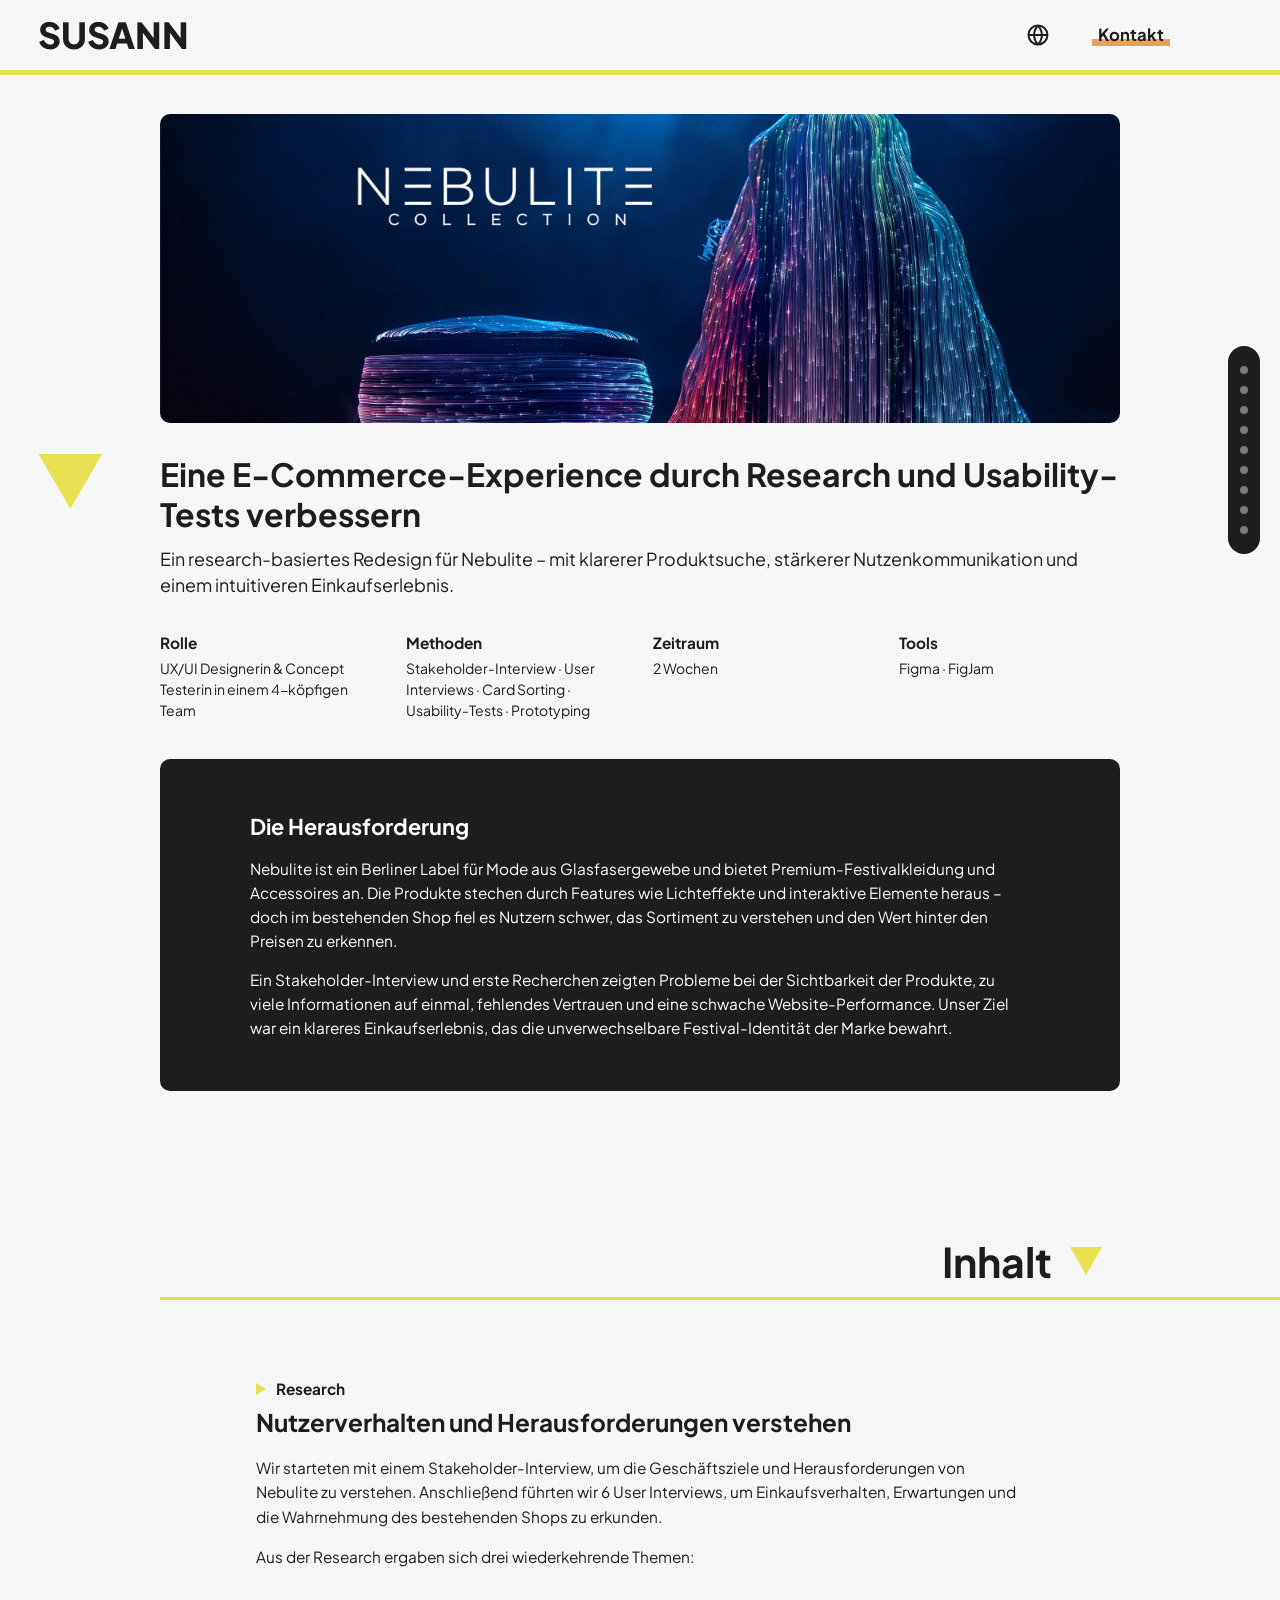
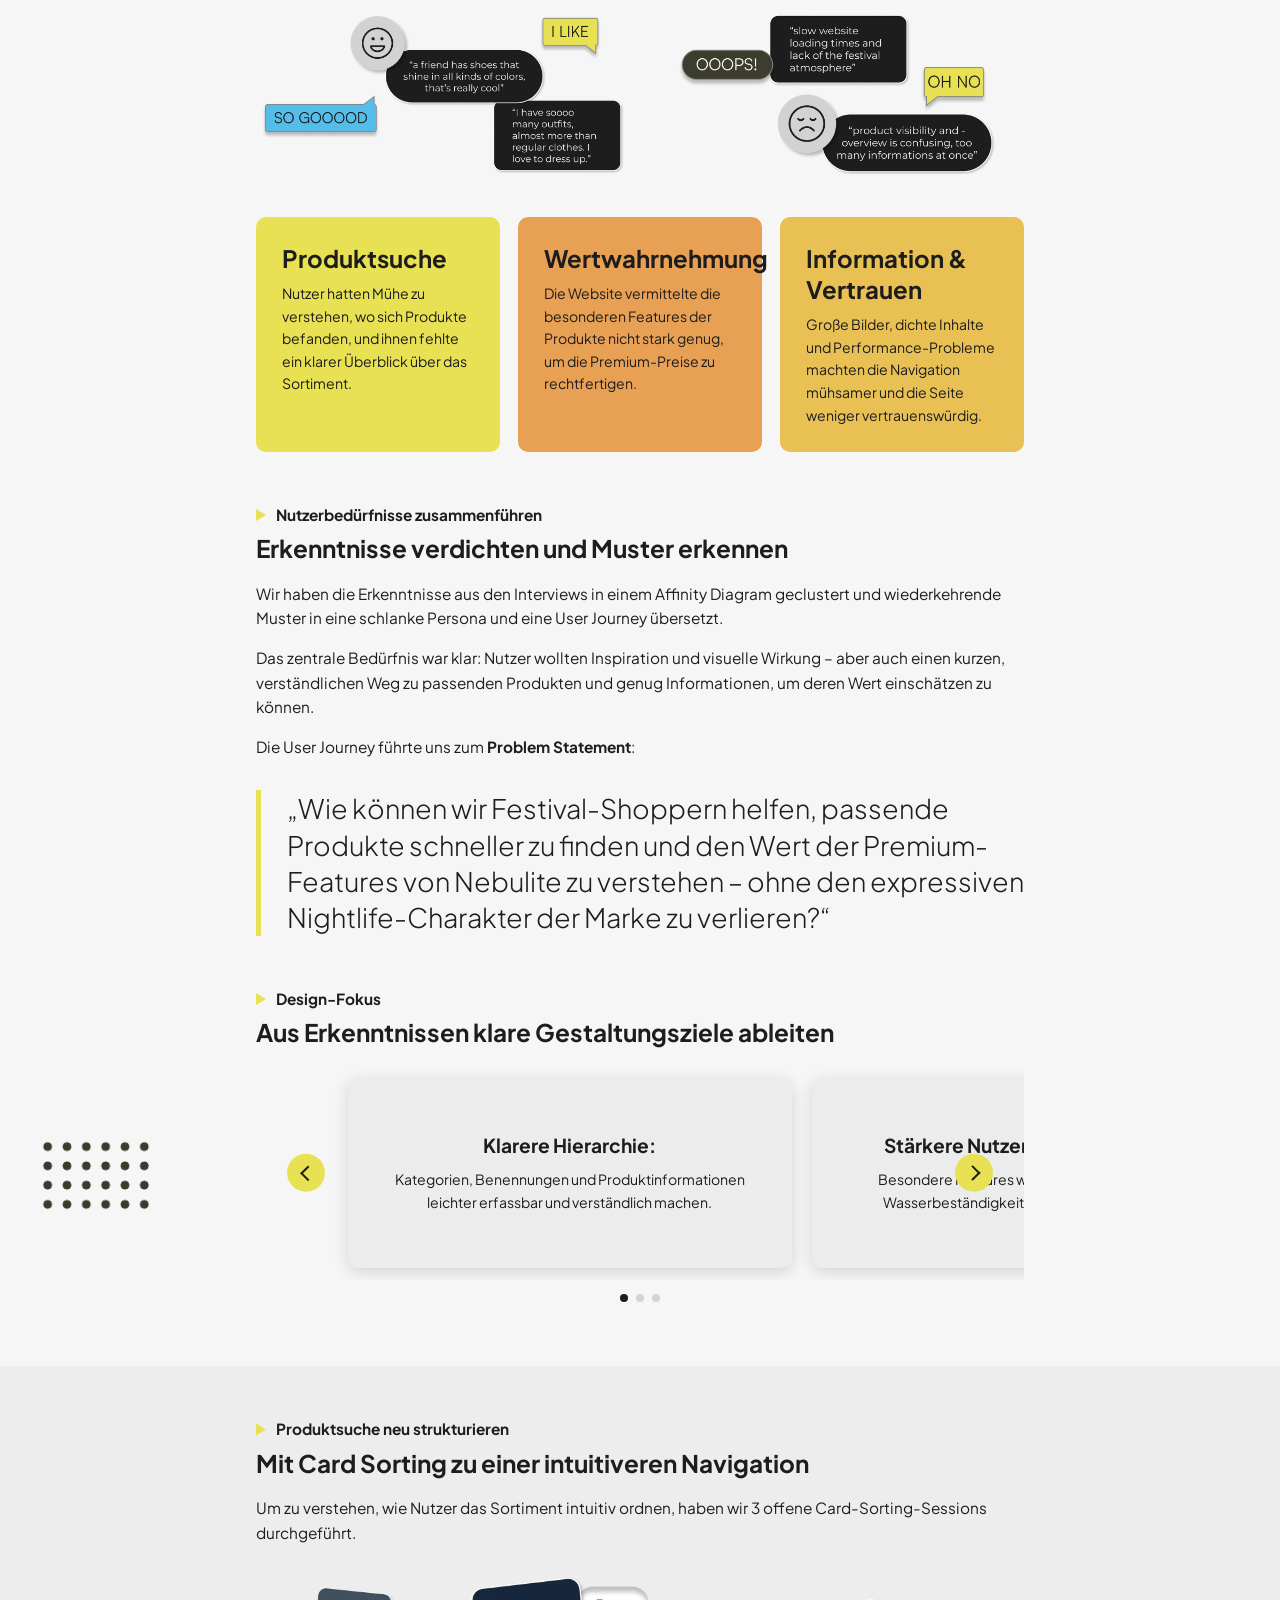
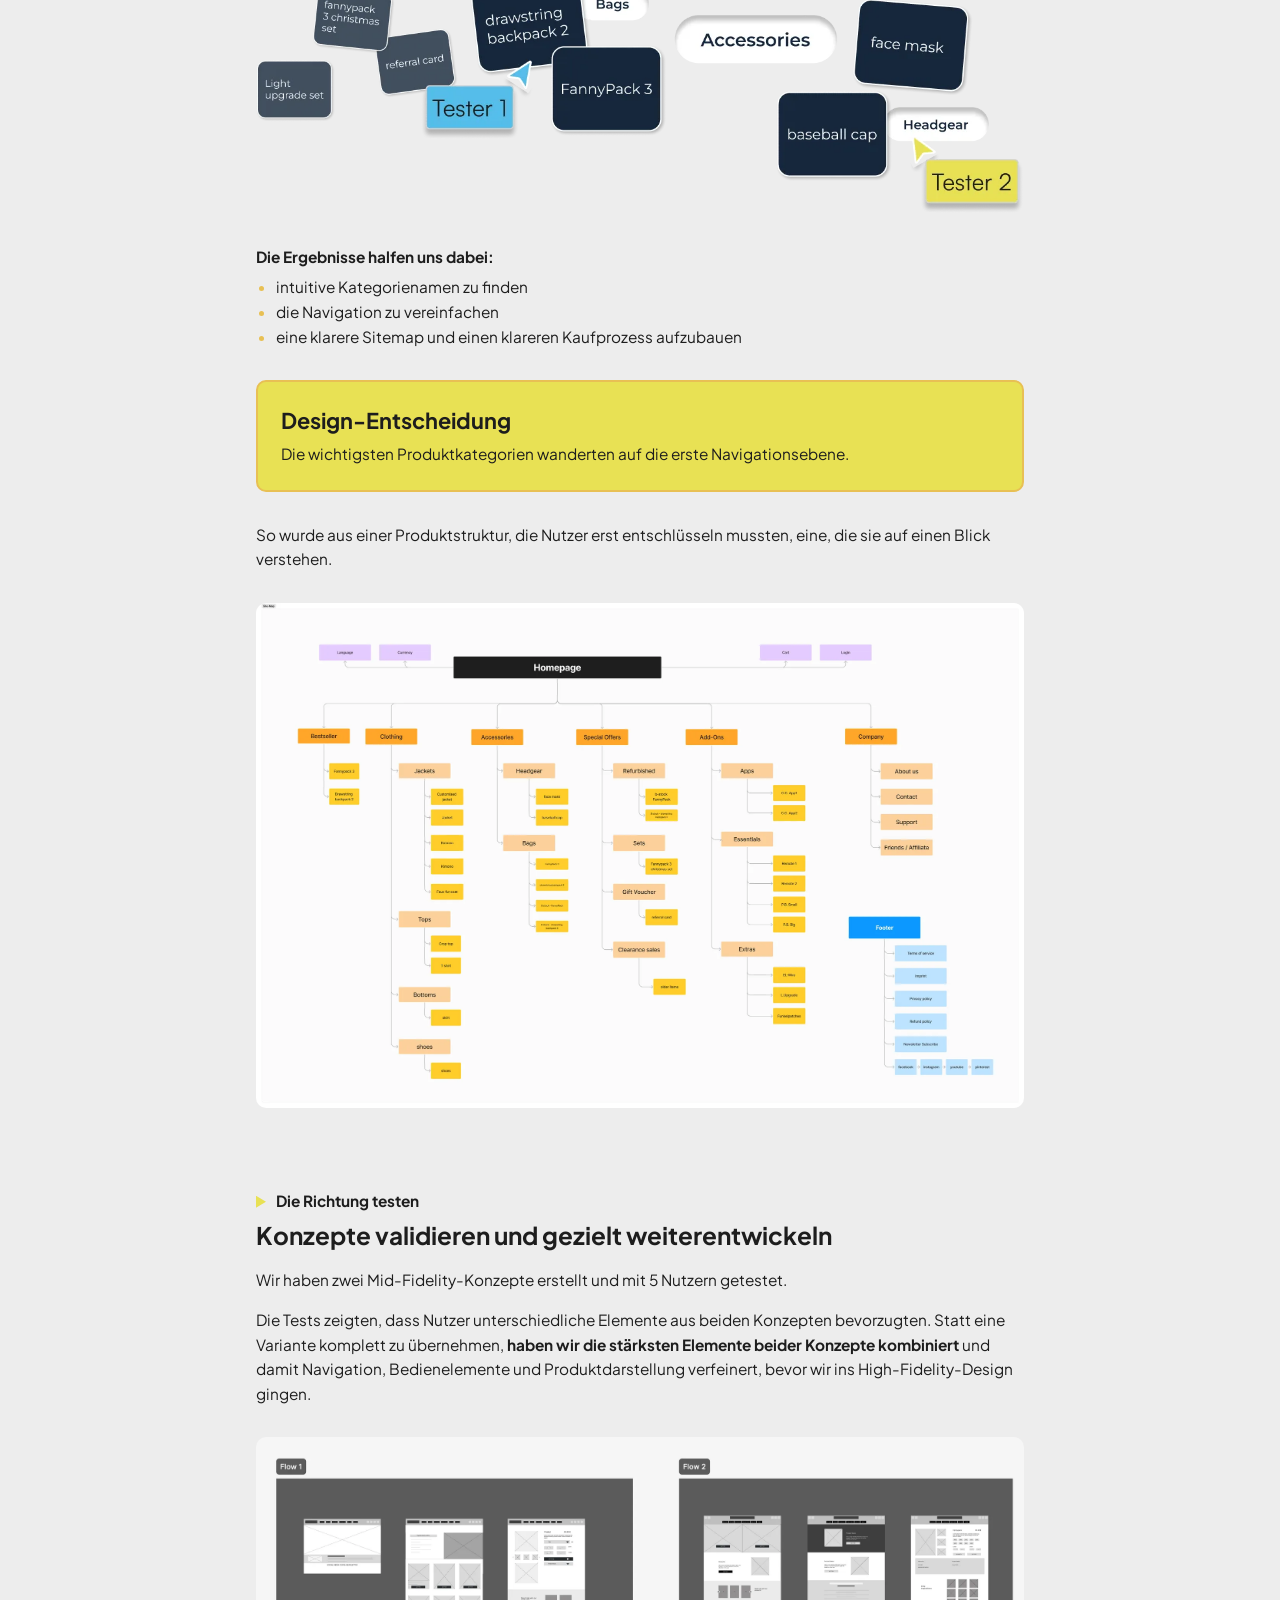
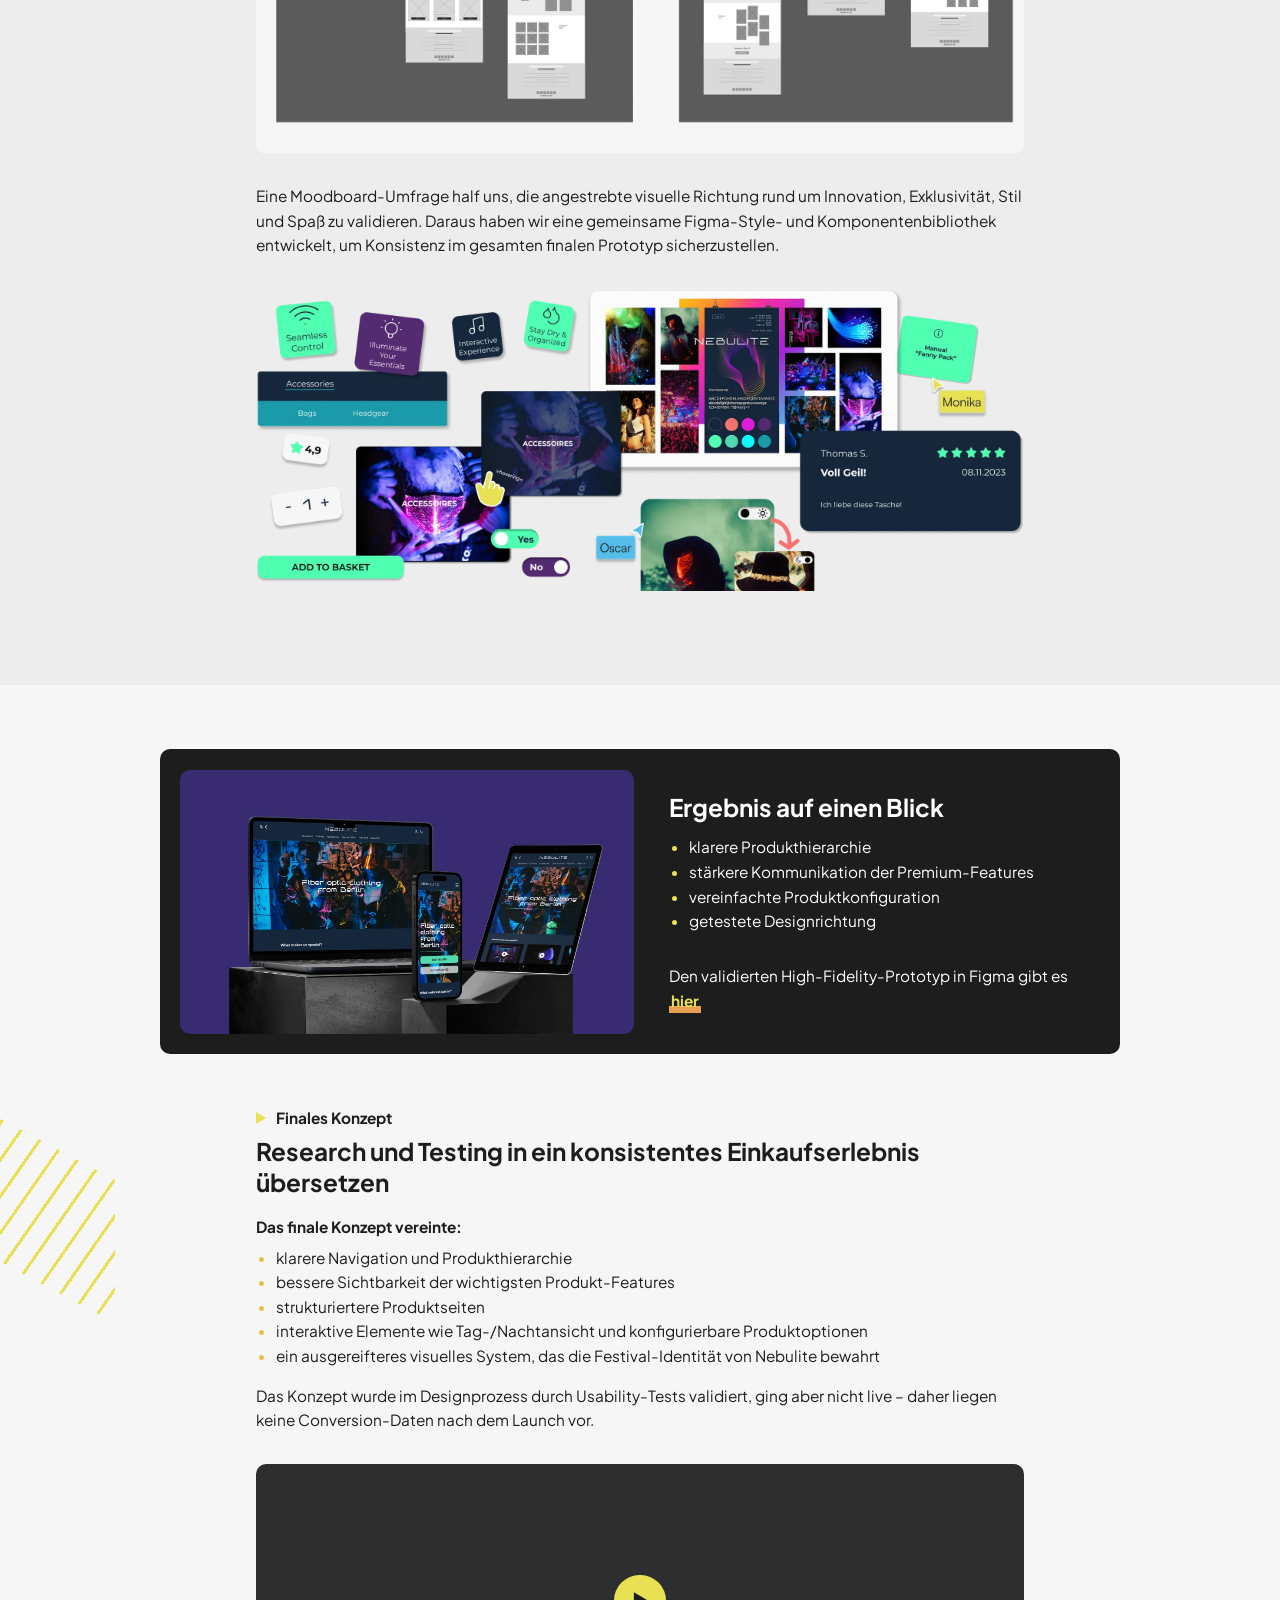
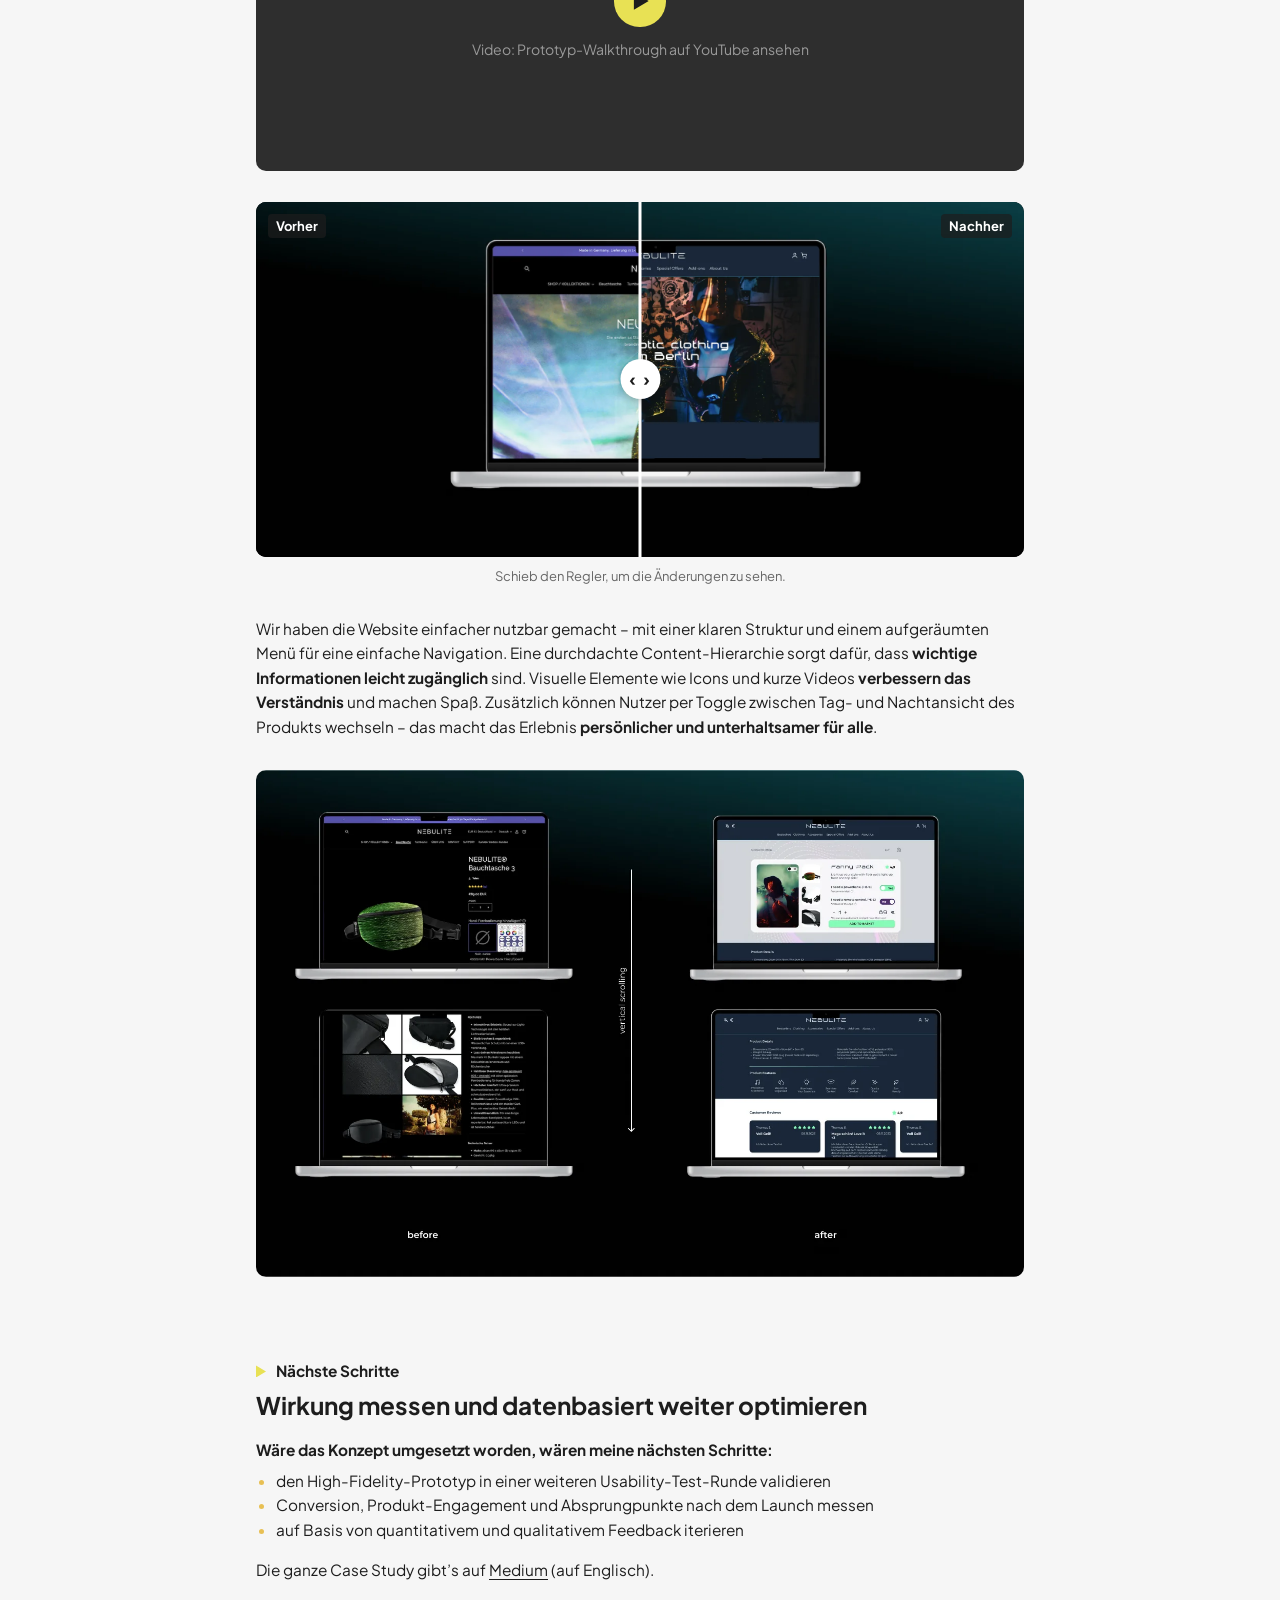
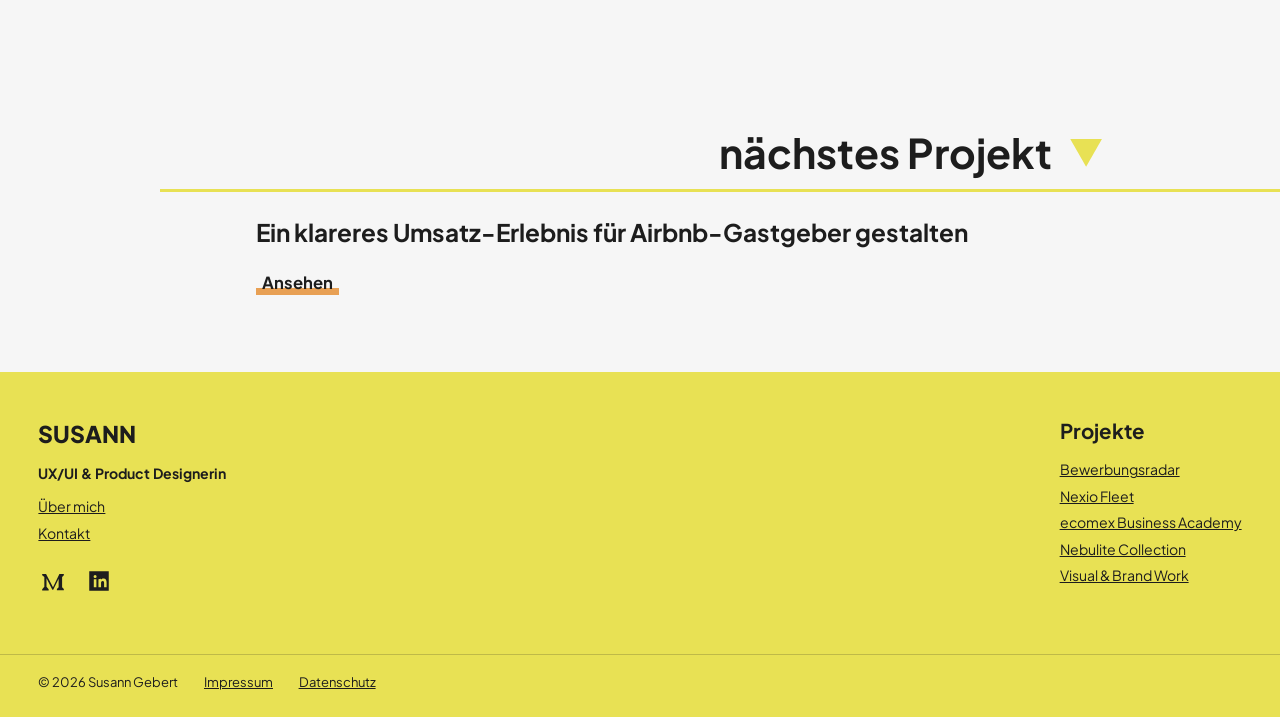
<file: cs-e-commerce.html>
<!DOCTYPE html>
<html lang="de">
<head>
<meta charset="utf-8">
<meta name="viewport" content="width=device-width, initial-scale=1, viewport-fit=cover">
<title data-i18n="meta.ecommerce.title">Nebulite E-Commerce – Susann Gebert</title>
<meta name="description" content="Case Study: Ein research-basiertes Redesign für den Onlineshop von Nebulite – mit klarerer Produktsuche, stärkerer Nutzenkommunikation und einem intuitiveren Einkaufserlebnis." data-i18n-content="meta.ecommerce.desc">
<link rel="canonical" href="https://susanngebert.com/cs-e-commerce.html">
<!-- Social Sharing: Open Graph & Twitter Card. Die Texte wechseln mit der Sprache (js/i18n.js, "meta.*").
     Vorschaubild: images/og-image.jpg (Porträt, 1200 × 630 px – das Format, das LinkedIn & Co. erwarten). -->
<meta property="og:type" content="website">
<meta property="og:site_name" content="Susann Gebert">
<meta property="og:locale" content="de_DE" data-i18n-content="meta.locale">
<meta property="og:url" content="https://susanngebert.com/cs-e-commerce.html">
<meta property="og:title" content="Nebulite E-Commerce – Susann Gebert" data-i18n-content="meta.ecommerce.title">
<meta property="og:description" content="Case Study: Ein research-basiertes Redesign für den Onlineshop von Nebulite – mit klarerer Produktsuche, stärkerer Nutzenkommunikation und einem intuitiveren Einkaufserlebnis." data-i18n-content="meta.ecommerce.desc">
<meta property="og:image" content="https://susanngebert.com/images/og-image.jpg">
<meta property="og:image:type" content="image/jpeg">
<meta property="og:image:width" content="1200">
<meta property="og:image:height" content="630">
<meta property="og:image:alt" content="Porträt von Susann Gebert" data-i18n-content="meta.image.alt">
<meta name="twitter:card" content="summary_large_image">
<meta name="twitter:title" content="Nebulite E-Commerce – Susann Gebert" data-i18n-content="meta.ecommerce.title">
<meta name="twitter:description" content="Case Study: Ein research-basiertes Redesign für den Onlineshop von Nebulite – mit klarerer Produktsuche, stärkerer Nutzenkommunikation und einem intuitiveren Einkaufserlebnis." data-i18n-content="meta.ecommerce.desc">
<meta name="twitter:image" content="https://susanngebert.com/images/og-image.jpg">
<meta name="twitter:image:alt" content="Porträt von Susann Gebert" data-i18n-content="meta.image.alt">
<link rel="icon" href="favicon.svg?v=2" type="image/svg+xml">
<link rel="icon" href="favicon.ico?v=2" sizes="48x48">
<link rel="apple-touch-icon" href="apple-touch-icon.png">
<link rel="stylesheet" href="css/style.css?v=210">
<!-- Besucherstatistik: Umami (ohne Cookies), zählt nur auf susanngebert.com -->
<script defer src="https://cloud.umami.is/script.js" data-website-id="f222214b-0634-4848-a78e-f9d0a3985930" data-domains="susanngebert.com"></script>
</head>
<body>
<!-- Tastatur: erster Tab-Stopp, springt direkt zum Inhalt -->
<a class="skip-link" href="#main"><span data-only="de">Zum Inhalt springen</span><span data-only="en">Skip to content</span></a>

<!-- ================= HEADER ================= -->
<header class="topbar">
  <div class="wrap">
    <a class="logo" href="/">SUSANN</a>
    <div class="meta">
      <div class="lang" data-active="de">
        <button class="lang-toggle" type="button" aria-expanded="false" aria-controls="lang-menu" aria-label="Sprache wählen / Choose language">
          <svg viewBox="0 0 24 24" aria-hidden="true"><circle cx="12" cy="12" r="9.5"/><path d="M2.5 12h19M12 2.5c2.6 2.7 3.9 5.9 3.9 9.5s-1.3 6.8-3.9 9.5M12 2.5C9.4 5.2 8.1 8.4 8.1 12s1.3 6.8 3.9 9.5"/></svg>
        </button>
        <div class="lang-menu" id="lang-menu" hidden>
          <button type="button" data-lang="de" aria-pressed="true">DE</button>
          <button type="button" data-lang="en" aria-pressed="false">EN</button>
        </div>
      </div>
      <a class="meta-link btn-view" href="contact.html" data-i18n="nav.contact">Kontakt</a>
      <button class="burger" type="button" aria-controls="menu" aria-expanded="false" data-i18n-aria="nav.open" aria-label="Menü öffnen">
        <span></span><span></span><span></span>
      </button>
    </div>
  </div>
</header>

<!--
  Texte: Jeder Absatz steht zweimal im Code – einmal mit data-only="de", einmal mit data-only="en".
  Es wird immer nur die Version der gewählten Sprache angezeigt.

  Bilder: Die grauen Kästen (class="cs-ph") sind Platzhalter. Ersetze sie später durch
  <img class="cs-img" src="images/…" width="…" height="…" alt="…">
  Die Zahl im Platzhalter ist die empfohlene Bildgröße in Pixeln.
-->

<main id="main" tabindex="-1" class="cs">
  <!-- ================= KOPF ================= -->
  <section class="cs-hero">
    <!-- Herobild: 75 % der Fensterbreite, wie der Text darunter -->
    <div class="wrap">
      <img class="cs-img cs-hero-img" src="images/nebulite-hero.webp" width="2400" height="773" alt="Nebulite Collection: leuchtende Taschen aus Glasfasergewebe vor dunklem Hintergrund" data-i18n-alt="cs.neb.hero">
    </div>

    <!-- Titel, Intro, Fakten & Challenge: 75 % – Pfeil sitzt absolut, bündig mit dem Logo "SUSANN" -->
    <div class="cs-hero-head">
    <span class="tri-down cs-hero-tri" aria-hidden="true"></span>
    <div class="wrap cs-hero-text">
      <h1 class="cs-title">
        <span data-only="de">Eine E-Commerce-Experience durch Research und Usability-Tests verbessern</span>
        <span data-only="en">Improving an E-Commerce Experience Through Research and Usability Testing</span>
      </h1>
      <p class="cs-lead" data-only="de">Ein research-basiertes Redesign für Nebulite – mit klarerer Produktsuche, stärkerer Nutzenkommunikation und einem intuitiveren Einkaufserlebnis.</p>
      <p class="cs-lead" data-only="en">A research-led redesign for Nebulite, focused on clearer product discovery, stronger value communication and a more intuitive shopping experience.</p>

      <dl class="cs-facts">
        <div>
          <dt><span data-only="de">Rolle</span><span data-only="en">Role</span></dt>
          <dd><span data-only="de">UX/UI Designerin &amp; Concept Testerin in einem 4-köpfigen Team</span><span data-only="en">UX/UI Designer &amp; Concept Tester in a 4-person team</span></dd>
        </div>
        <div>
          <dt><span data-only="de">Methoden</span><span data-only="en">Methods</span></dt>
          <dd><span data-only="de">Stakeholder-Interview · User Interviews · Card Sorting · Usability-Tests · Prototyping</span><span data-only="en">Stakeholder Interview · User Interviews · Card Sorting · Usability Testing · Prototyping</span></dd>
        </div>
        <div>
          <dt><span data-only="de">Zeitraum</span><span data-only="en">Timeline</span></dt>
          <dd><span data-only="de">2 Wochen</span><span data-only="en">2 Weeks</span></dd>
        </div>
        <div>
          <dt>Tools</dt>
          <dd>Figma · FigJam</dd>
        </div>
      </dl>

      <div class="cs-challenge" data-scribble="hover">
        <h2 data-only="de">Die Herausforderung</h2>
        <h2 data-only="en">The challenge</h2>
        <p data-only="de">Nebulite ist ein Berliner Label für Mode aus Glasfasergewebe und bietet Premium-Festivalkleidung und Accessoires an. Die Produkte stechen durch Features wie Lichteffekte und interaktive Elemente heraus – doch im bestehenden Shop fiel es Nutzern schwer, das Sortiment zu verstehen und den Wert hinter den Preisen zu erkennen.</p>
        <p data-only="en">Nebulite is a Berlin-based fiber-optic fashion brand offering premium festival clothing and accessories. While the products stood out through features such as light effects and interactive elements, the existing shop made it difficult for users to understand the product range and recognize the value behind the pricing.</p>
        <p data-only="de">Ein Stakeholder-Interview und erste Recherchen zeigten Probleme bei der Sichtbarkeit der Produkte, zu viele Informationen auf einmal, fehlendes Vertrauen und eine schwache Website-Performance. Unser Ziel war ein klareres Einkaufserlebnis, das die unverwechselbare Festival-Identität der Marke bewahrt.</p>
        <p data-only="en">A stakeholder interview and early research highlighted issues around product visibility, information overload, trust and website performance. Our goal was to create a clearer shopping experience while preserving the brand’s distinctive festival identity.</p>
      </div>
    </div>
    </div>
  </section>

  <div class="wrap">
    <div class="sec-head cs-content-head">
      <h2><span data-only="de">Inhalt</span><span data-only="en">content</span></h2>
      <span class="tri-down" aria-hidden="true"></span>
    </div>
  </div>

  <div class="cs-col">
    <!-- ================= RESEARCH ================= -->
    <section class="cs-sec">
      <p class="cs-eyebrow">Research</p>
      <h2><span data-only="de">Nutzerverhalten und Herausforderungen verstehen</span><span data-only="en">Understanding user behavior and challenges</span></h2>
      <p data-only="de">Wir starteten mit einem Stakeholder-Interview, um die Geschäftsziele und Herausforderungen von Nebulite zu verstehen. Anschließend führten wir 6 User Interviews, um Einkaufsverhalten, Erwartungen und die Wahrnehmung des bestehenden Shops zu erkunden.</p>
      <p data-only="en">We started with a stakeholder interview to understand Nebulite’s business goals and challenges, followed by 6 user interviews to explore shopping behavior, expectations and perceptions of the existing shop.</p>
      <p data-only="de">Aus der Research ergaben sich drei wiederkehrende Themen:</p>
      <p data-only="en">The research revealed three recurring themes:</p>

      <div class="cs-pair">
        <img class="cs-img" src="images/nebulite-quotes-positive.webp?v=2" width="1400" height="700" alt="Positive Zitate aus den User Interviews: „a friend has shoes that shine in all kinds of colors, that’s really cool“ und „I have soooo many outfits, almost more than regular clothes. I love to dress up.“" data-i18n-alt="cs.neb.quotesPos">
        <img class="cs-img" src="images/nebulite-quotes-problems.webp?v=2" width="1400" height="700" alt="Kritische Zitate aus den User Interviews: „slow website loading times and lack of the festival atmosphere“ und „product visibility and overview is confusing, too many informations at once“" data-i18n-alt="cs.neb.quotesNeg">
      </div>

      <div class="cs-themes">
        <div class="cs-theme cs-theme-yellow">
          <h3><span data-only="de">Produktsuche</span><span data-only="en">Product discovery</span></h3>
          <p data-only="de">Nutzer hatten Mühe zu verstehen, wo sich Produkte befanden, und ihnen fehlte ein klarer Überblick über das Sortiment.</p>
          <p data-only="en">Users struggled to understand where products were located and lacked a clear overview of the assortment.</p>
        </div>
        <div class="cs-theme cs-theme-orange">
          <h3><span data-only="de">Wertwahrnehmung</span><span data-only="en">Value perception</span></h3>
          <p data-only="de">Die Website vermittelte die besonderen Features der Produkte nicht stark genug, um die Premium-Preise zu rechtfertigen.</p>
          <p data-only="en">The website did not communicate the products’ unique features strongly enough to justify the premium pricing.</p>
        </div>
        <div class="cs-theme cs-theme-gold">
          <h3><span data-only="de">Information &amp; Vertrauen</span><span data-only="en">Information &amp; trust</span></h3>
          <p data-only="de">Große Bilder, dichte Inhalte und Performance-Probleme machten die Navigation mühsamer und die Seite weniger vertrauenswürdig.</p>
          <p data-only="en">Large visuals, dense content and performance issues made the experience feel harder to navigate and less trustworthy.</p>
        </div>
      </div>
    </section>

    <!-- ================= SYNTHESE ================= -->
    <section class="cs-sec">
      <p class="cs-eyebrow"><span data-only="de">Nutzerbedürfnisse zusammenführen</span><span data-only="en">Synthesizing User Needs</span></p>
      <h2><span data-only="de">Erkenntnisse verdichten und Muster erkennen</span><span data-only="en">Identifying patterns and translating findings into insights</span></h2>
      <p data-only="de">Wir haben die Erkenntnisse aus den Interviews in einem Affinity Diagram geclustert und wiederkehrende Muster in eine schlanke Persona und eine User Journey übersetzt.</p>
      <p data-only="en">We clustered the interview findings in an affinity diagram and translated recurring patterns into a lightweight persona and user journey.</p>
      <p data-only="de">Das zentrale Bedürfnis war klar: Nutzer wollten Inspiration und visuelle Wirkung – aber auch einen kurzen, verständlichen Weg zu passenden Produkten und genug Informationen, um deren Wert einschätzen zu können.</p>
      <p data-only="en">The central need was clear: users wanted inspiration and visual impact, but also a short, understandable path to relevant products and enough information to evaluate their value.</p>
      <p data-only="de">Die User Journey führte uns zum <b>Problem Statement</b>:</p>
      <p data-only="en">Following the User Journey led us to the <b>Problem Statement</b>:</p>
      <blockquote class="cs-quote">
        <p data-only="de">„Wie können wir Festival-Shoppern helfen, passende Produkte schneller zu finden und den Wert der Premium-Features von Nebulite zu verstehen – ohne den expressiven Nightlife-Charakter der Marke zu verlieren?“</p>
        <p data-only="en">“How might we help festival shoppers discover relevant products faster and understand the value of Nebulite’s premium features without losing the brand’s expressive nightlife character?”</p>
      </blockquote>
    </section>

    <!-- ================= DESIGN-FOKUS (Karussell) ================= -->
    <section class="cs-sec cs-focus">
      <span class="cs-dots" aria-hidden="true"></span>
      <p class="cs-eyebrow"><span data-only="de">Design-Fokus</span><span data-only="en">Design Focus</span></p>
      <h2><span data-only="de">Aus Erkenntnissen klare Gestaltungsziele ableiten</span><span data-only="en">Turning insights into clear design objectives</span></h2>
      <div class="cs-carousel">
        <button class="cs-arrow cs-arrow-prev" type="button" data-i18n-aria="cs.prev" aria-label="Vorherige Karte"></button>
        <ul class="cs-track">
          <li class="cs-slide">
            <h3><span data-only="de">Klarere Hierarchie:</span><span data-only="en">Clearer hierarchy:</span></h3>
            <p data-only="de">Kategorien, Benennungen und Produktinformationen leichter erfassbar und verständlich machen.</p>
            <p data-only="en">Make categories, naming and product information easier to scan and understand.</p>
          </li>
          <li class="cs-slide">
            <h3><span data-only="de">Stärkere Nutzenkommunikation:</span><span data-only="en">Stronger value communication:</span></h3>
            <p data-only="de">Besondere Features wie Sound-Interaktion und Wasserbeständigkeit deutlicher hervorheben.</p>
            <p data-only="en">Surface unique features such as sound interaction and water resistance more clearly.</p>
          </li>
          <li class="cs-slide">
            <h3><span data-only="de">Ansprechendere Interaktion:</span><span data-only="en">More engaging interaction:</span></h3>
            <p data-only="de">Gezielte Interaktionen einsetzen, die das Produktverständnis fördern und den Festival-Charakter der Marke bewahren.</p>
            <p data-only="en">Use purposeful interactions to support product understanding and preserve the brand’s festival character.</p>
          </li>
        </ul>
        <button class="cs-arrow cs-arrow-next" type="button" data-i18n-aria="cs.next" aria-label="Nächste Karte"></button>
      </div>
      <div class="cs-pager" aria-hidden="true"><span></span><span></span><span></span></div>
    </section>
  </div>

  <div class="cs-band">
    <div class="cs-col">
      <!-- ================= PRODUKTSUCHE ================= -->
      <section class="cs-sec">
        <p class="cs-eyebrow"><span data-only="de">Produktsuche neu strukturieren</span><span data-only="en">Restructuring Product Discovery</span></p>
        <h2><span data-only="de">Mit Card Sorting zu einer intuitiveren Navigation</span><span data-only="en">Using card sorting to create more intuitive navigation</span></h2>
        <p data-only="de">Um zu verstehen, wie Nutzer das Sortiment intuitiv ordnen, haben wir 3 offene Card-Sorting-Sessions durchgeführt.</p>
        <p data-only="en">To understand how users naturally organize the product range, we conducted 3 open card-sorting sessions.</p>

        <img class="cs-img" src="images/nebulite-card-sorting.webp?v=2" width="1184" height="367" loading="lazy" alt="Ergebnisse aus dem Card Sorting: von Testpersonen gruppierte Produktkarten" data-i18n-alt="neb.cardsort">

        <p class="cs-listhead" data-only="de">Die Ergebnisse halfen uns dabei:</p>
        <p class="cs-listhead" data-only="en">The results helped us:</p>
        <ul class="cs-list" data-only="de">
          <li>intuitive Kategorienamen zu finden</li>
          <li>die Navigation zu vereinfachen</li>
          <li>eine klarere Sitemap und einen klareren Kaufprozess aufzubauen</li>
        </ul>
        <ul class="cs-list" data-only="en">
          <li>identify intuitive category labels</li>
          <li>simplify the navigation</li>
          <li>build a clearer site map and purchase flow</li>
        </ul>

        <div class="cs-decision">
          <h3><span data-only="de">Design-Entscheidung</span><span data-only="en">Design decision</span></h3>
          <p data-only="de">Die wichtigsten Produktkategorien wanderten auf die erste Navigationsebene.</p>
          <p data-only="en">Key product categories moved to the first navigation level.</p>
        </div>

        <p data-only="de">So wurde aus einer Produktstruktur, die Nutzer erst entschlüsseln mussten, eine, die sie auf einen Blick verstehen.</p>
        <p data-only="en">This turned the product structure from something users had to decode into something they could understand at a glance.</p>

        <img class="cs-img" src="images/nebulite-sitemap.webp" width="2000" height="1315" loading="lazy" alt="Neue Sitemap des Nebulite-Shops" data-i18n-alt="neb.sitemap">
      </section>

      <!-- ================= TESTS ================= -->
      <section class="cs-sec">
        <p class="cs-eyebrow"><span data-only="de">Die Richtung testen</span><span data-only="en">Testing the Direction</span></p>
        <h2><span data-only="de">Konzepte validieren und gezielt weiterentwickeln</span><span data-only="en">Validating concepts and refining the design</span></h2>
        <p data-only="de">Wir haben zwei Mid-Fidelity-Konzepte erstellt und mit 5 Nutzern getestet.</p>
        <p data-only="en">We created two mid-fidelity concepts and tested them with 5 users.</p>
        <p data-only="de">Die Tests zeigten, dass Nutzer unterschiedliche Elemente aus beiden Konzepten bevorzugten. Statt eine Variante komplett zu übernehmen, <b>haben wir die stärksten Elemente beider Konzepte kombiniert</b> und damit Navigation, Bedienelemente und Produktdarstellung verfeinert, bevor wir ins High-Fidelity-Design gingen.</p>
        <p data-only="en">Rather than selecting one version entirely, the tests showed that users preferred different elements from both concepts. <b>We combined the strongest elements from both tested concepts</b> to refine navigation, controls and product presentation before moving into high-fidelity design.</p>

        <img class="cs-img" src="images/nebulite-midfi.webp" width="2000" height="824" loading="lazy" alt="Zwei getestete Mid-Fidelity-Konzepte im Vergleich" data-i18n-alt="neb.midfi">

        <p data-only="de">Eine Moodboard-Umfrage half uns, die angestrebte visuelle Richtung rund um Innovation, Exklusivität, Stil und Spaß zu validieren. Daraus haben wir eine gemeinsame Figma-Style- und Komponentenbibliothek entwickelt, um Konsistenz im gesamten finalen Prototyp sicherzustellen.</p>
        <p data-only="en">A mood-board survey helped validate the intended visual direction around innovation, exclusivity, style and fun. We then translated this into a shared Figma style and component library to ensure consistency across the final prototype.</p>

        <img class="cs-img" src="images/nebulite-moodboard.webp?v=2" width="2000" height="786" loading="lazy" alt="Moodboard und Style Tile für Nebulite" data-i18n-alt="neb.mood">
      </section>
    </div>
  </div>

  <!-- ================= ERGEBNIS ================= -->
  <section class="wrap cs-outcome-wrap">
    <div class="cs-outcome">
      <img class="cs-img" src="images/nebulite-mockups.webp" width="2000" height="973" loading="lazy" alt="Finales Nebulite-Design auf Laptop, Tablet und Smartphone" data-i18n-alt="neb.mockups">
      <div class="cs-outcome-txt">
        <h2><span data-only="de">Ergebnis auf einen Blick</span><span data-only="en">Outcome at a glance</span></h2>
        <ul class="cs-list" data-only="de">
          <li>klarere Produkthierarchie</li>
          <li>stärkere Kommunikation der Premium-Features</li>
          <li>vereinfachte Produktkonfiguration</li>
          <li>getestete Designrichtung</li>
        </ul>
        <ul class="cs-list" data-only="en">
          <li>clearer product hierarchy</li>
          <li>stronger communication of premium features</li>
          <li>simplified product configuration</li>
          <li>tested design direction</li>
        </ul>
        <p class="cs-proto-line">
          <span data-only="de">Den validierten High-Fidelity-Prototyp in Figma gibt es <a class="btn-view is-inline" href="https://www.figma.com/proto/lCcpBgvtbMaFKS2MJJSr9v/3.-Project%3A-Wireframing-Nebulite-E-Commerce?page-id=58%3A1123&amp;type=design&amp;node-id=2001-9673&amp;viewport=-112%2C-753%2C0.12&amp;t=xS6OcRnx2P9wZxek-1&amp;scaling=scale-down&amp;starting-point-node-id=2001%3A9673&amp;show-proto-sidebar=1&amp;mode=design" target="_blank" rel="noopener">hier</a></span>
          <span data-only="en">Explore the validated high-fidelity prototype in Figma <a class="btn-view is-inline" href="https://www.figma.com/proto/lCcpBgvtbMaFKS2MJJSr9v/3.-Project%3A-Wireframing-Nebulite-E-Commerce?page-id=58%3A1123&amp;type=design&amp;node-id=2001-9673&amp;viewport=-112%2C-753%2C0.12&amp;t=xS6OcRnx2P9wZxek-1&amp;scaling=scale-down&amp;starting-point-node-id=2001%3A9673&amp;show-proto-sidebar=1&amp;mode=design" target="_blank" rel="noopener">here</a></span>
        </p>
      </div>
    </div>
  </section>

  <div class="cs-col cs-final">
    <span class="cs-lines" aria-hidden="true"></span>
    <!-- ================= FINALES KONZEPT ================= -->
    <section class="cs-sec">
      <p class="cs-eyebrow"><span data-only="de">Finales Konzept</span><span data-only="en">Final Concept</span></p>
      <h2><span data-only="de">Research und Testing in ein konsistentes Einkaufserlebnis übersetzen</span><span data-only="en">Turning research and testing into a cohesive shopping experience</span></h2>
      <p class="cs-listhead" data-only="de">Das finale Konzept vereinte:</p>
      <p class="cs-listhead" data-only="en">The final concept combined:</p>
      <ul class="cs-list" data-only="de">
        <li>klarere Navigation und Produkthierarchie</li>
        <li>bessere Sichtbarkeit der wichtigsten Produkt-Features</li>
        <li>strukturiertere Produktseiten</li>
        <li>interaktive Elemente wie Tag-/Nachtansicht und konfigurierbare Produktoptionen</li>
        <li>ein ausgereifteres visuelles System, das die Festival-Identität von Nebulite bewahrt</li>
      </ul>
      <ul class="cs-list" data-only="en">
        <li>clearer navigation and product hierarchy</li>
        <li>stronger visibility of key product features</li>
        <li>more structured product pages</li>
        <li>interactive elements such as day/night views and configurable product options</li>
        <li>a more polished visual system that preserved Nebulite’s festival identity</li>
      </ul>
      <p data-only="de">Das Konzept wurde im Designprozess durch Usability-Tests validiert, ging aber nicht live – daher liegen keine Conversion-Daten nach dem Launch vor.</p>
      <p data-only="en">The concept was validated through usability testing during the design process, but it was not launched to production, so no post-launch conversion data is available.</p>

      <!-- Video: Link statt YouTube-Einbettung – so werden erst Daten an YouTube übertragen, wenn jemand klickt -->
      <a class="cs-ph cs-ph-dark cs-video" style="aspect-ratio:2.5/1" href="https://www.youtube.com/watch?v=aOJGKHT2B9U" target="_blank" rel="noopener">
        <span class="cs-play" aria-hidden="true"></span>
        <span data-only="de">Video: Prototyp-Walkthrough auf YouTube ansehen</span>
        <span data-only="en">Video: watch the prototype walkthrough on YouTube</span>
      </a>

      <!-- Vorher/Nachher-Vergleich -->
      <figure class="cs-compare-fig">
        <div class="cs-compare" style="--pos:50%">
          <img class="cs-compare-after" src="images/nebulite-after.webp" width="2000" height="927" alt="Nachher: neues Konzept der Nebulite-Startseite" data-i18n-alt="neb.after">
          <img class="cs-compare-before" src="images/nebulite-before.webp" width="2000" height="927" alt="Vorher: alte Startseite des Nebulite-Shops" data-i18n-alt="neb.before">
          <span class="cs-tag cs-tag-before"><span data-only="de">Vorher</span><span data-only="en">Before</span></span>
          <span class="cs-tag cs-tag-after"><span data-only="de">Nachher</span><span data-only="en">After</span></span>
          <span class="cs-handle" aria-hidden="true"></span>
          <input class="cs-range" type="range" min="0" max="100" value="50" data-i18n-aria="cs.compare" aria-label="Vorher/Nachher vergleichen">
        </div>
        <figcaption><span data-only="de">Schieb den Regler, um die Änderungen zu sehen.</span><span data-only="en">Slide in the image to see changes.</span></figcaption>
      </figure>

      <p data-only="de">Wir haben die Website einfacher nutzbar gemacht – mit einer klaren Struktur und einem aufgeräumten Menü für eine einfache Navigation. Eine durchdachte Content-Hierarchie sorgt dafür, dass <b>wichtige Informationen leicht zugänglich</b> sind. Visuelle Elemente wie Icons und kurze Videos <b>verbessern das Verständnis</b> und machen Spaß. Zusätzlich können Nutzer per Toggle zwischen Tag- und Nachtansicht des Produkts wechseln – das macht das Erlebnis <b>persönlicher und unterhaltsamer für alle</b>.</p>
      <p data-only="en">We made the website easier to use by creating a clear structure with a tidy menu for easy navigation. A content hierarchy ensures <b>important information is accessible</b>. Visual elements, including icons and short movies, <b>improve understanding</b> and add joy. Additionally, a toggle for interactions allows users to change how the product looks between day and night modes, making it <b>more personal and enjoyable for everyone</b>.</p>

      <img class="cs-img" src="images/nebulite-product-page.webp" width="1498" height="989" loading="lazy" alt="Produktseite des Nebulite-Shops vorher und nachher" data-i18n-alt="neb.product">
    </section>

    <!-- ================= NÄCHSTE SCHRITTE ================= -->
    <section class="cs-sec">
      <p class="cs-eyebrow"><span data-only="de">Nächste Schritte</span><span data-only="en">Next Steps</span></p>
      <h2><span data-only="de">Wirkung messen und datenbasiert weiter optimieren</span><span data-only="en">Measuring impact and iterating based on data</span></h2>
      <p class="cs-listhead" data-only="de">Wäre das Konzept umgesetzt worden, wären meine nächsten Schritte:</p>
      <p class="cs-listhead" data-only="en">If the concept moved into production, I would next:</p>
      <ul class="cs-list" data-only="de">
        <li>den High-Fidelity-Prototyp in einer weiteren Usability-Test-Runde validieren</li>
        <li>Conversion, Produkt-Engagement und Absprungpunkte nach dem Launch messen</li>
        <li>auf Basis von quantitativem und qualitativem Feedback iterieren</li>
      </ul>
      <ul class="cs-list" data-only="en">
        <li>Validate the high-fidelity prototype with another usability-test round</li>
        <li>Track conversion, product engagement and drop-off points after launch</li>
        <li>Iterate based on quantitative and qualitative feedback</li>
      </ul>
      <p data-only="de">Die ganze Case Study gibt’s auf <a href="https://medium.com/@susann.gebert/optimizing-the-user-experience-for-an-e-commerce-website-of-a-local-business-5c6129284d43" target="_blank" rel="noopener">Medium</a> (auf Englisch).</p>
      <p data-only="en">Read the whole Case Study on <a href="https://medium.com/@susann.gebert/optimizing-the-user-experience-for-an-e-commerce-website-of-a-local-business-5c6129284d43" target="_blank" rel="noopener">Medium</a>.</p>
    </section>
  </div>

  <!-- ================= NÄCHSTES PROJEKT ================= -->
  <section class="wrap cs-next">
    <div class="sec-head">
      <h2><span data-only="de">nächstes Projekt</span><span data-only="en">next project</span></h2>
      <span class="tri-down" aria-hidden="true"></span>
    </div>
    <div class="cs-col">
      <h3 class="cs-next-title" data-i18n="p3.title">Ein klareres Umsatz-Erlebnis für Airbnb-Gastgeber gestalten</h3>
      <a class="btn-view" href="cs-dashboard.html" data-i18n="cta.view">Ansehen</a>
    </div>
  </section>
</main>

<!-- ================= FOOTER ================= -->
<footer class="footer">
  <div class="wrap">
    <div>
      <div class="name">SUSANN</div>
      <div class="role" data-i18n="hero.label">UX/UI &amp; Product Designerin</div>
      <ul class="small footer-nav">
        <li><a href="about.html" data-i18n="footer.about">Über mich</a></li>
        <li><a href="contact.html" data-i18n="footer.contact">Kontakt</a></li>
      </ul>
      <div class="social">
        <a href="https://medium.com/@susann.gebert" target="_blank" rel="noopener" data-umami-event="Medium-Klick" aria-label="Medium">
          <svg viewBox="0 0 24 24"><path d="M2 5.5h3.6l6.4 12.2L17.9 5.5H22v1.2l-1.6 1.5v9.6l1.6 1.5v1.2h-6.4v-1.2l1.6-1.5V9.9l-5 10.1h-.8L6 9.4v7.9l2 2.2v1.2H2v-1.2l2-2.2V8.3L2 6.7z"/></svg>
        </a>
        <a href="https://www.linkedin.com/in/susann-gebert-11679b240" target="_blank" rel="noopener" data-umami-event="LinkedIn-Klick" aria-label="LinkedIn">
          <svg viewBox="0 0 24 24"><path d="M3 3h18v18H3zm4.2 7.3v7.5h2.4v-7.5zm1.2-3.8a1.4 1.4 0 1 0 0 2.8 1.4 1.4 0 0 0 0-2.8zm3.1 3.8v7.5h2.4v-3.9c0-1 .2-2 1.5-2s1.3 1.2 1.3 2.1v3.8H19v-4.3c0-2.1-.5-3.7-2.9-3.7-1.2 0-2 .6-2.3 1.2v-1z" fill-rule="evenodd"/></svg>
        </a>
      </div>
    </div>
    <div>
      <h2 data-i18n="projects.title">Projekte</h2>
      <ul class="small">
        <li><a href="cs-bewerbungsradar.html">Bewerbungsradar</a></li>
        <li><a href="cs-nexio.html">Nexio Fleet</a></li>
        <li><a href="ecomex.html">ecomex Business Academy</a></li>
        <li><a href="cs-e-commerce.html" aria-current="page">Nebulite Collection</a></li>
        <li><a href="visual-brand-work.html">Visual &amp; Brand Work</a></li>
      </ul>
    </div>
  </div>
  <div class="wrap footer-legal">
    <span>© 2026 Susann Gebert</span>
    <a href="impressum.html" data-i18n="footer.imprint">Impressum</a>
    <a href="datenschutz.html" data-i18n="footer.privacy">Datenschutz</a>
  </div>
</footer>

<!-- ================= BURGER-MENÜ ================= -->
<div class="menu" id="menu" role="dialog" aria-modal="true" aria-label="Navigation">
  <svg class="menu-deco" viewBox="0 0 1280 728" preserveAspectRatio="xMidYMid slice" aria-hidden="true">
    <g fill="none" stroke="rgba(255,255,255,.35)" stroke-width="3">
      <circle cx="205" cy="200" r="580"/>
      <circle cx="165" cy="284" r="110"/>
      <polygon points="876,622 928,622 902,666"/>
    </g>
    <circle cx="218" cy="315" r="20" fill="rgba(255,255,255,.35)"/>
    <defs>
      <pattern id="dotp" width="36" height="36" patternUnits="userSpaceOnUse">
        <circle cx="12" cy="12" r="6" fill="rgba(255,255,255,.35)"/>
      </pattern>
    </defs>
    <rect x="0" y="433" width="144" height="236" fill="url(#dotp)"/>
  </svg>
  <div class="menu-top">
    <a class="menu-logo" href="/">SUSANN</a>
    <button class="menu-close" type="button">
      <span data-i18n="nav.close">Schließen</span>
      <svg viewBox="0 0 40 40" aria-hidden="true"><path d="M4 4l32 32M36 4L4 36" stroke="#1D1D1D" stroke-width="3.5"/></svg>
    </button>
  </div>
  <nav class="menu-nav">
    <div class="menu-row">
      <a href="/"><span class="menu-no" aria-hidden="true">01</span><span data-i18n="menu.home">Home</span></a>
      <a href="all-projects.html"><span class="menu-no" aria-hidden="true">02</span><span data-i18n="menu.work">Projekte</span></a>
    </div>
    <div class="menu-row">
      <a href="visual-brand-work.html"><span class="menu-no" aria-hidden="true">03</span><span data-i18n="menu.visual">Visual &amp; Brand Work</span></a>
    </div>
    <div class="menu-row">
      <a href="about.html"><span class="menu-no" aria-hidden="true">04</span><span data-i18n="menu.about">Über mich</span></a>
      <a href="contact.html"><span class="menu-no" aria-hidden="true">05</span><span data-i18n="menu.contact">Kontakt</span></a>
    </div>
  </nav>
</div>

<script src="js/i18n.js?v=207"></script>
<script src="js/main.js?v=147"></script>
<script src="js/case.js?v=140"></script>
<script src="js/scribble.js?v=3"></script>
</body>
</html>
</file>
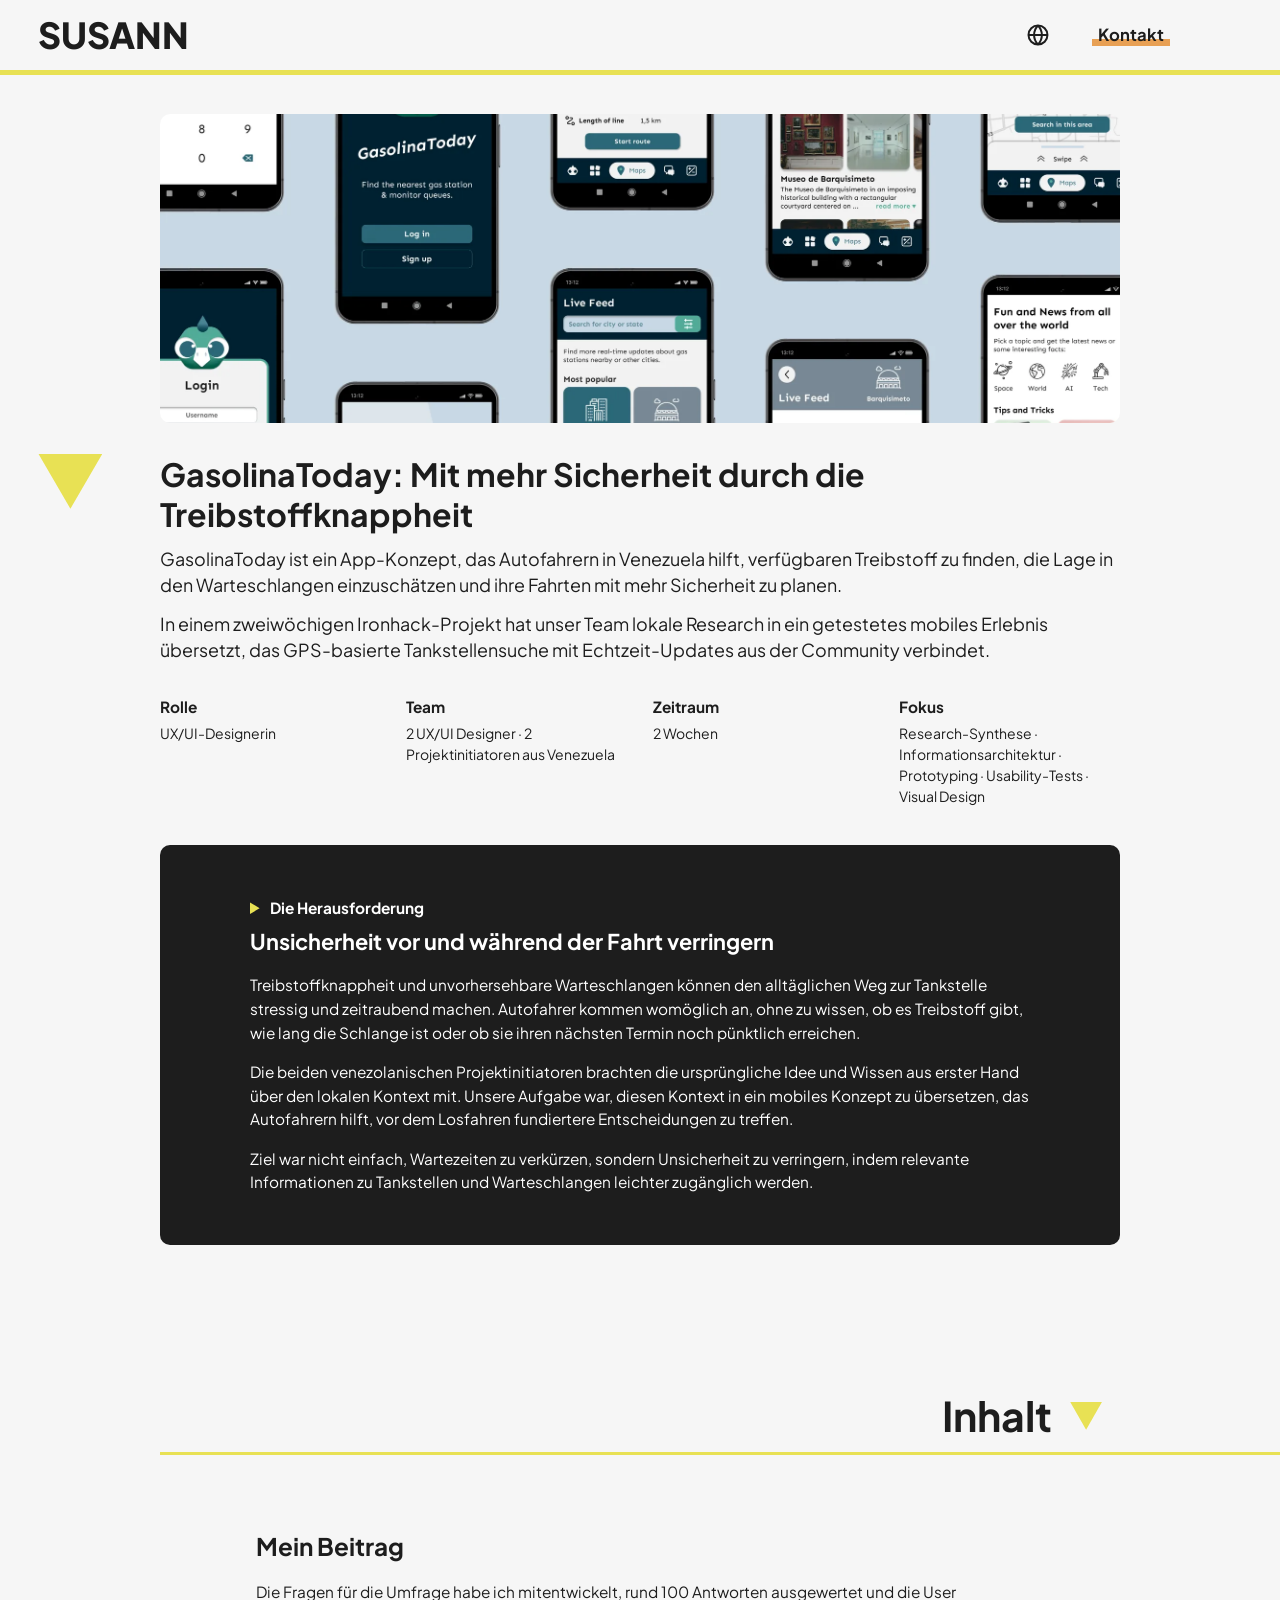
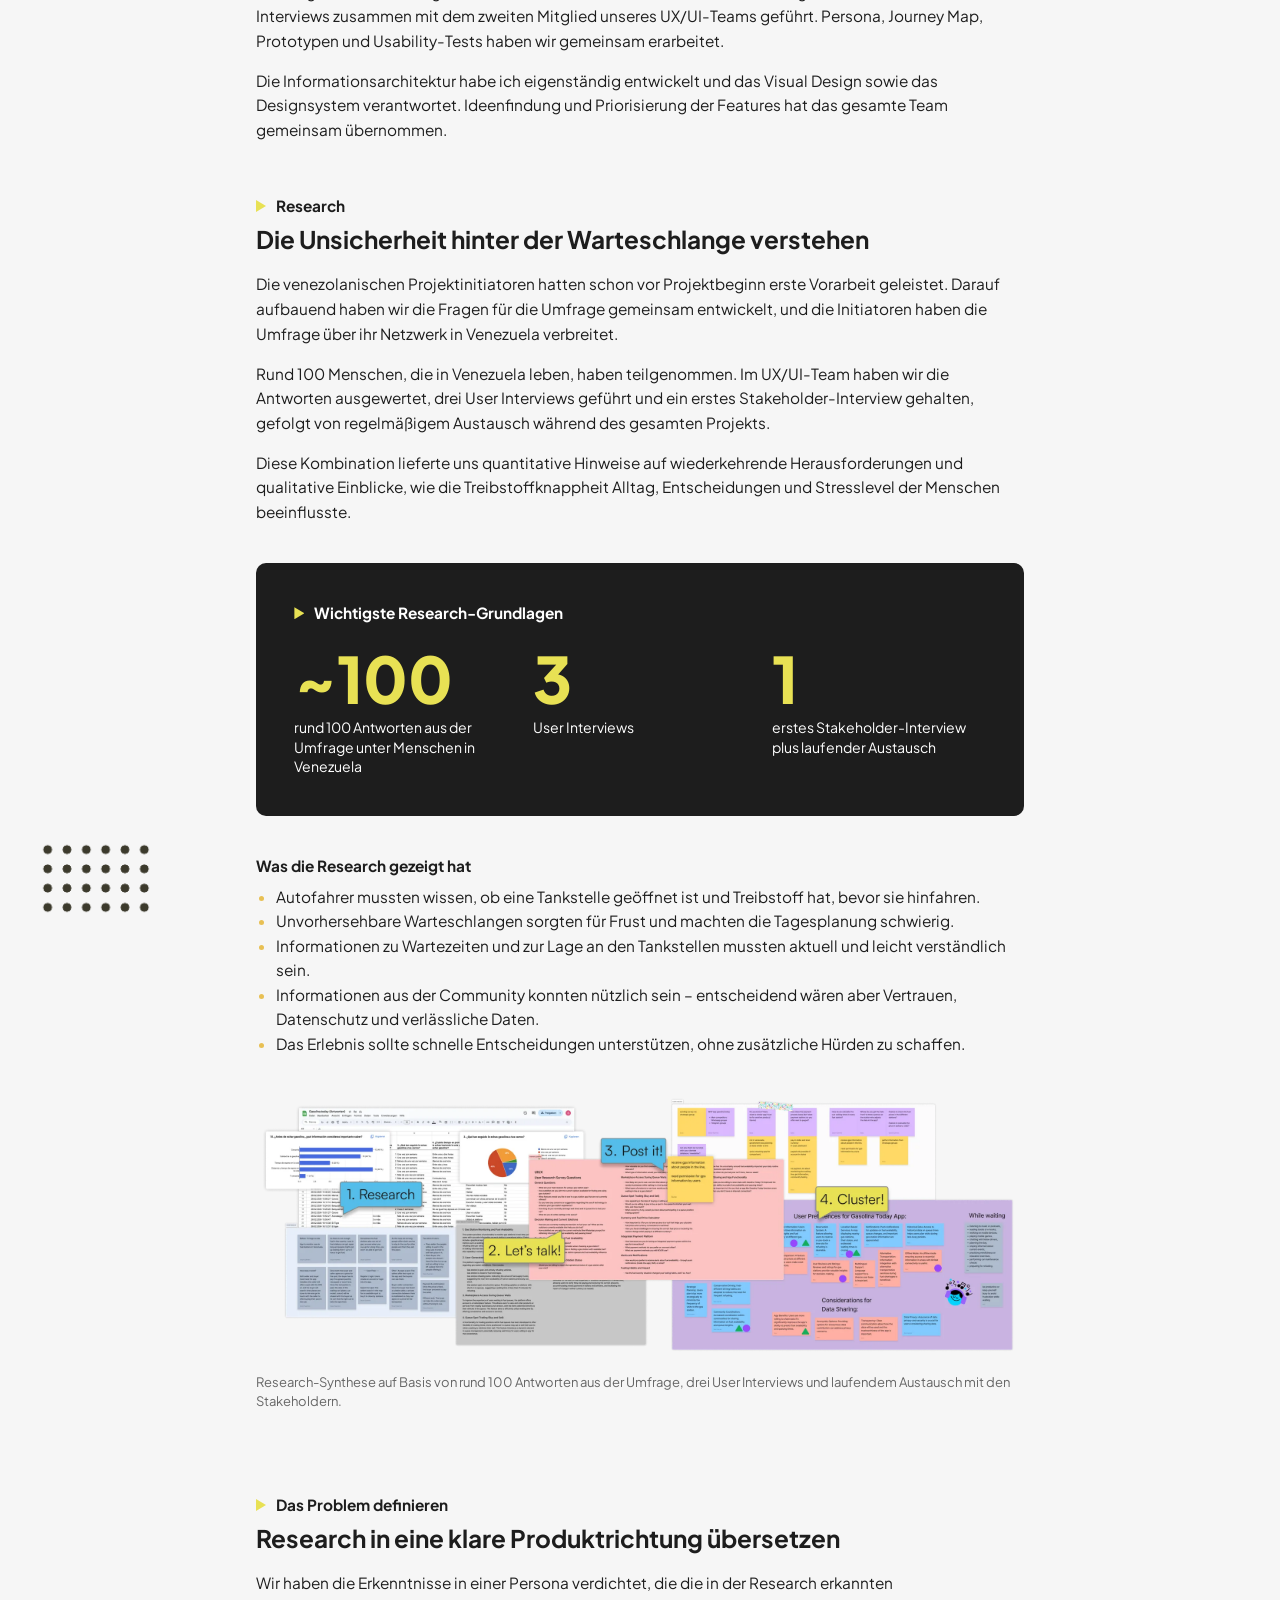
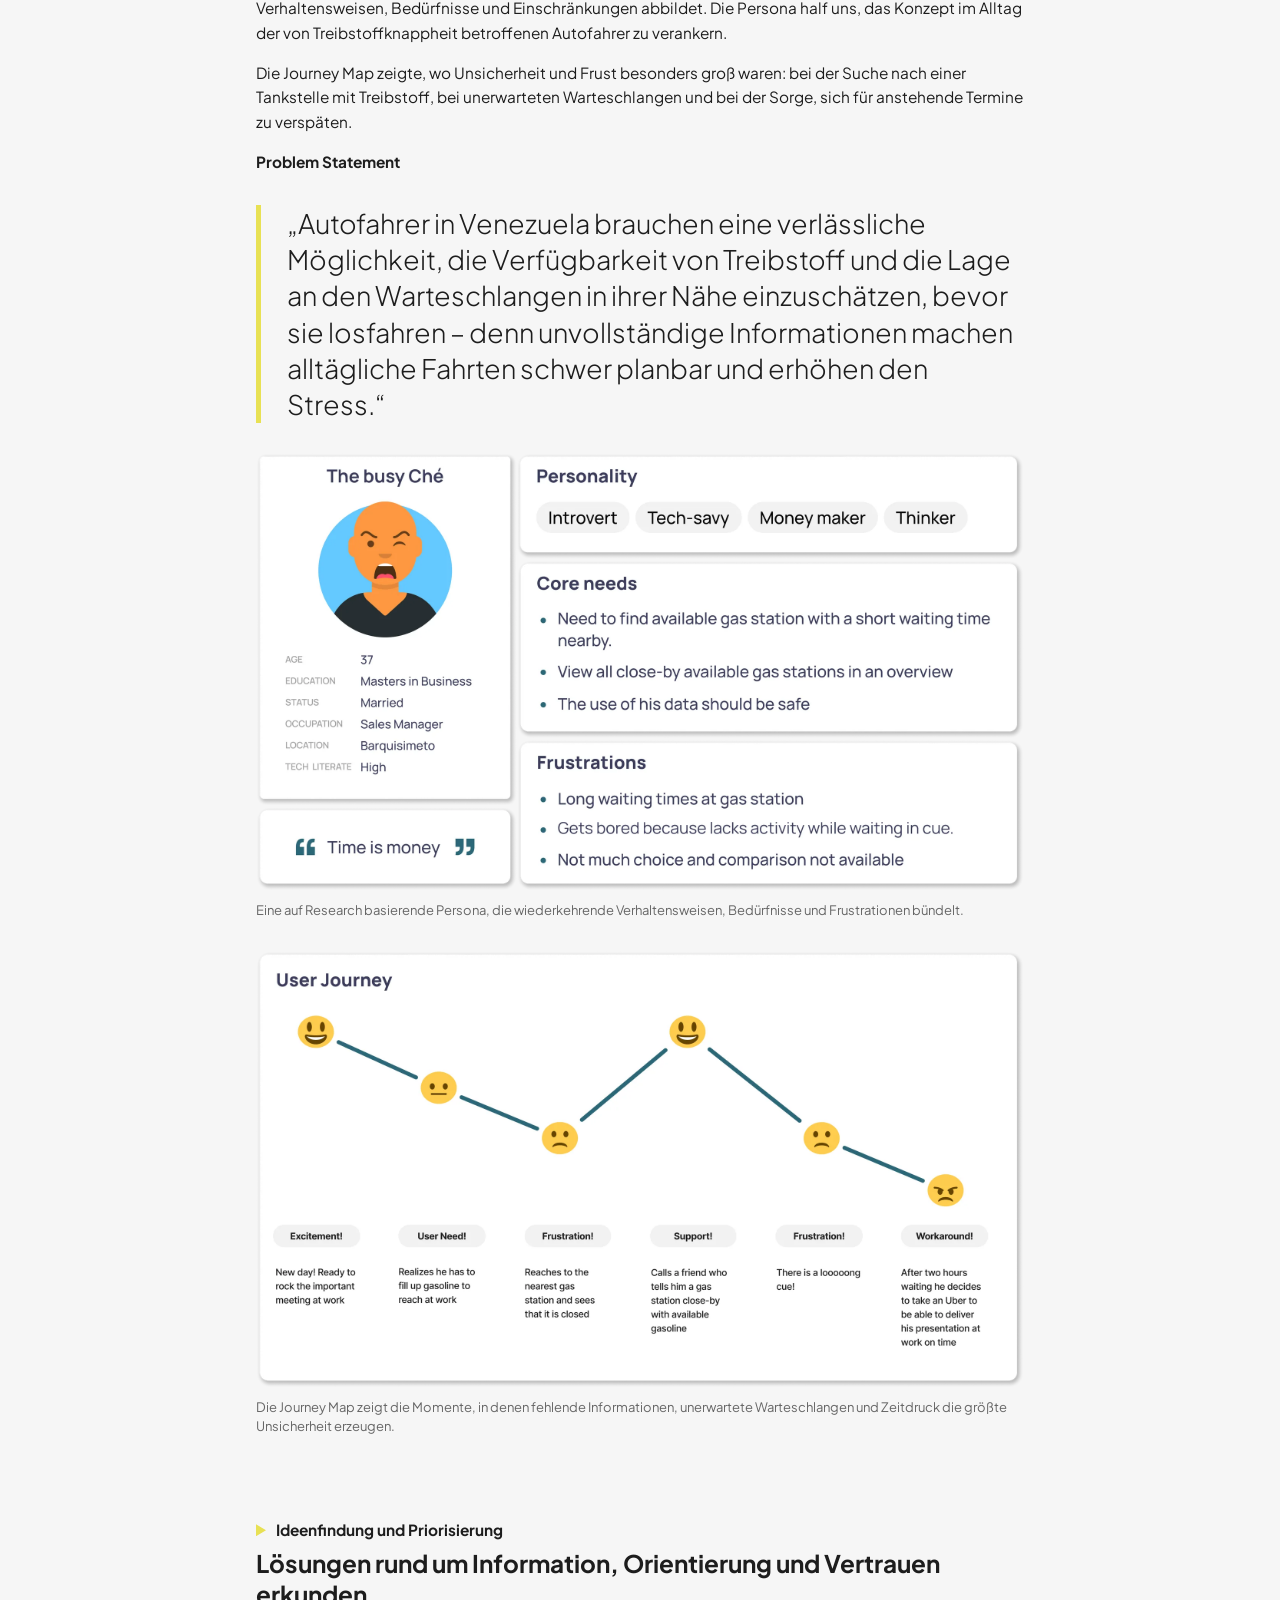
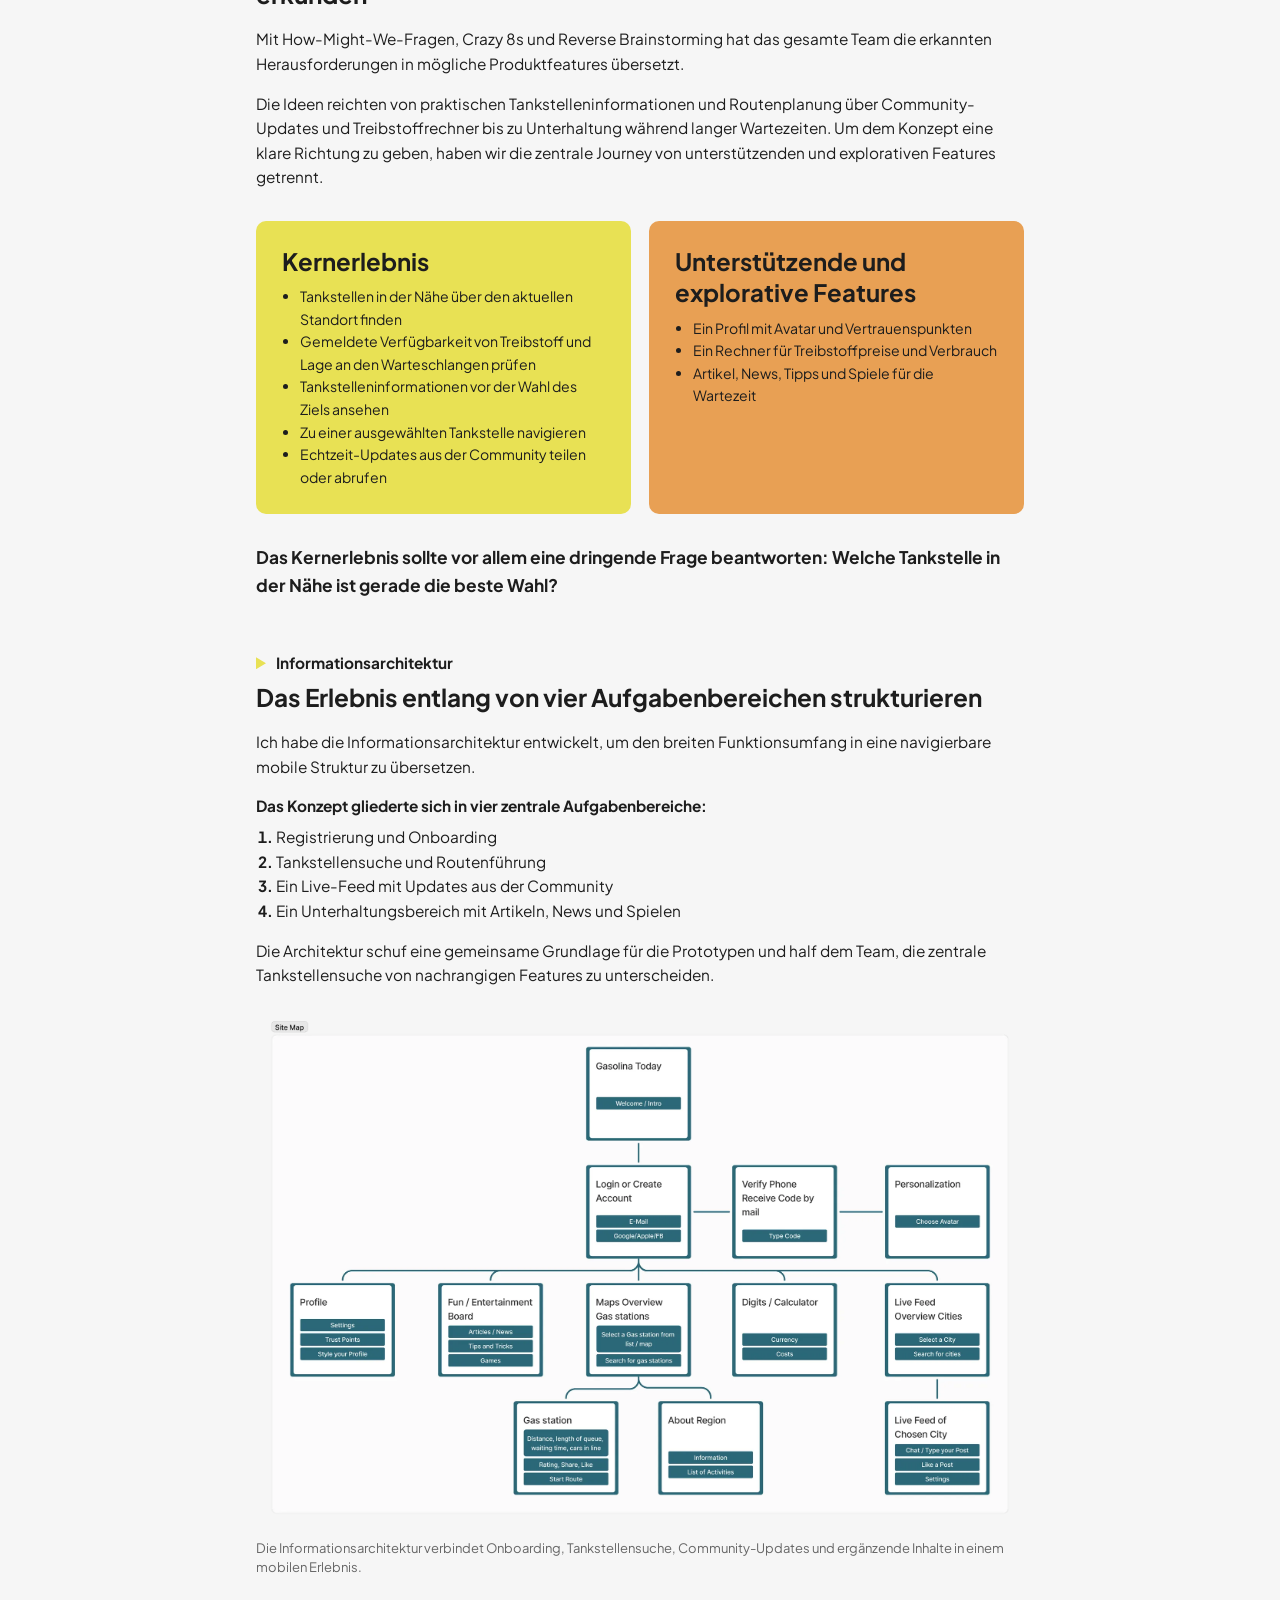
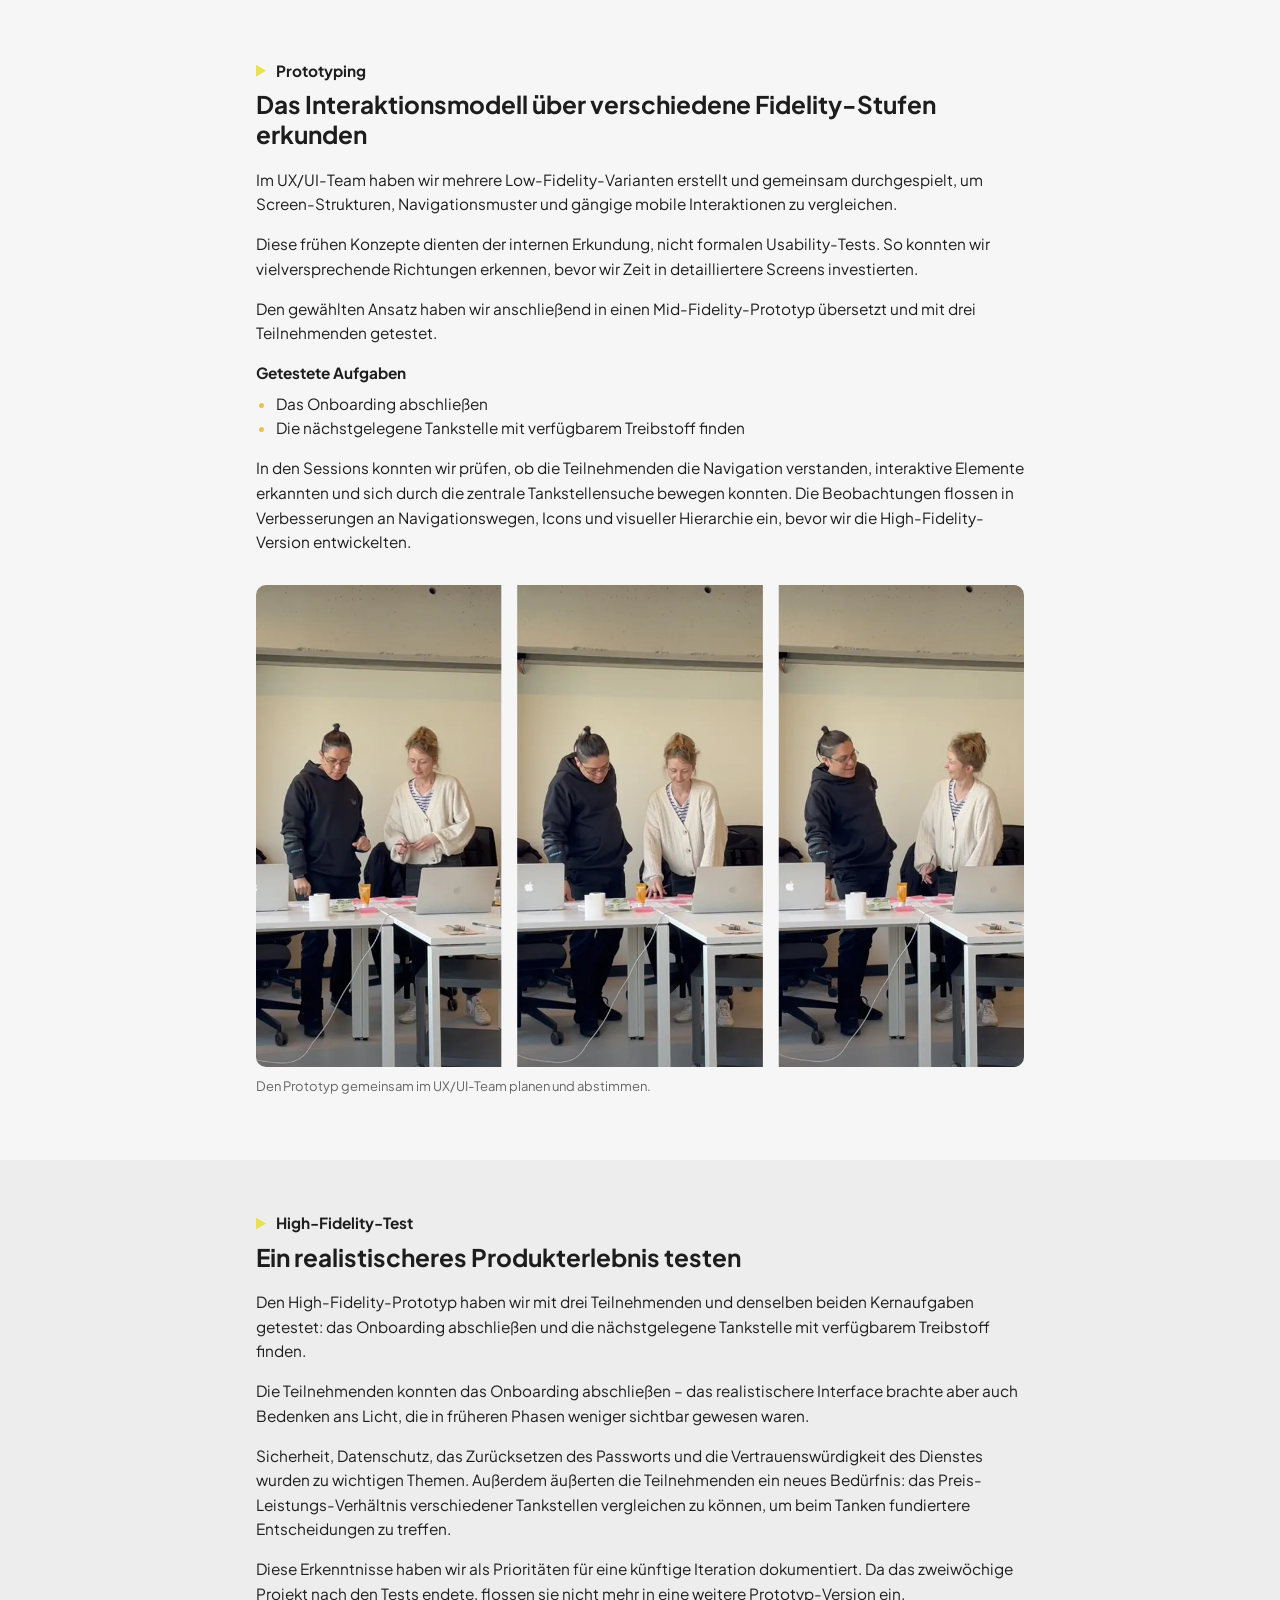
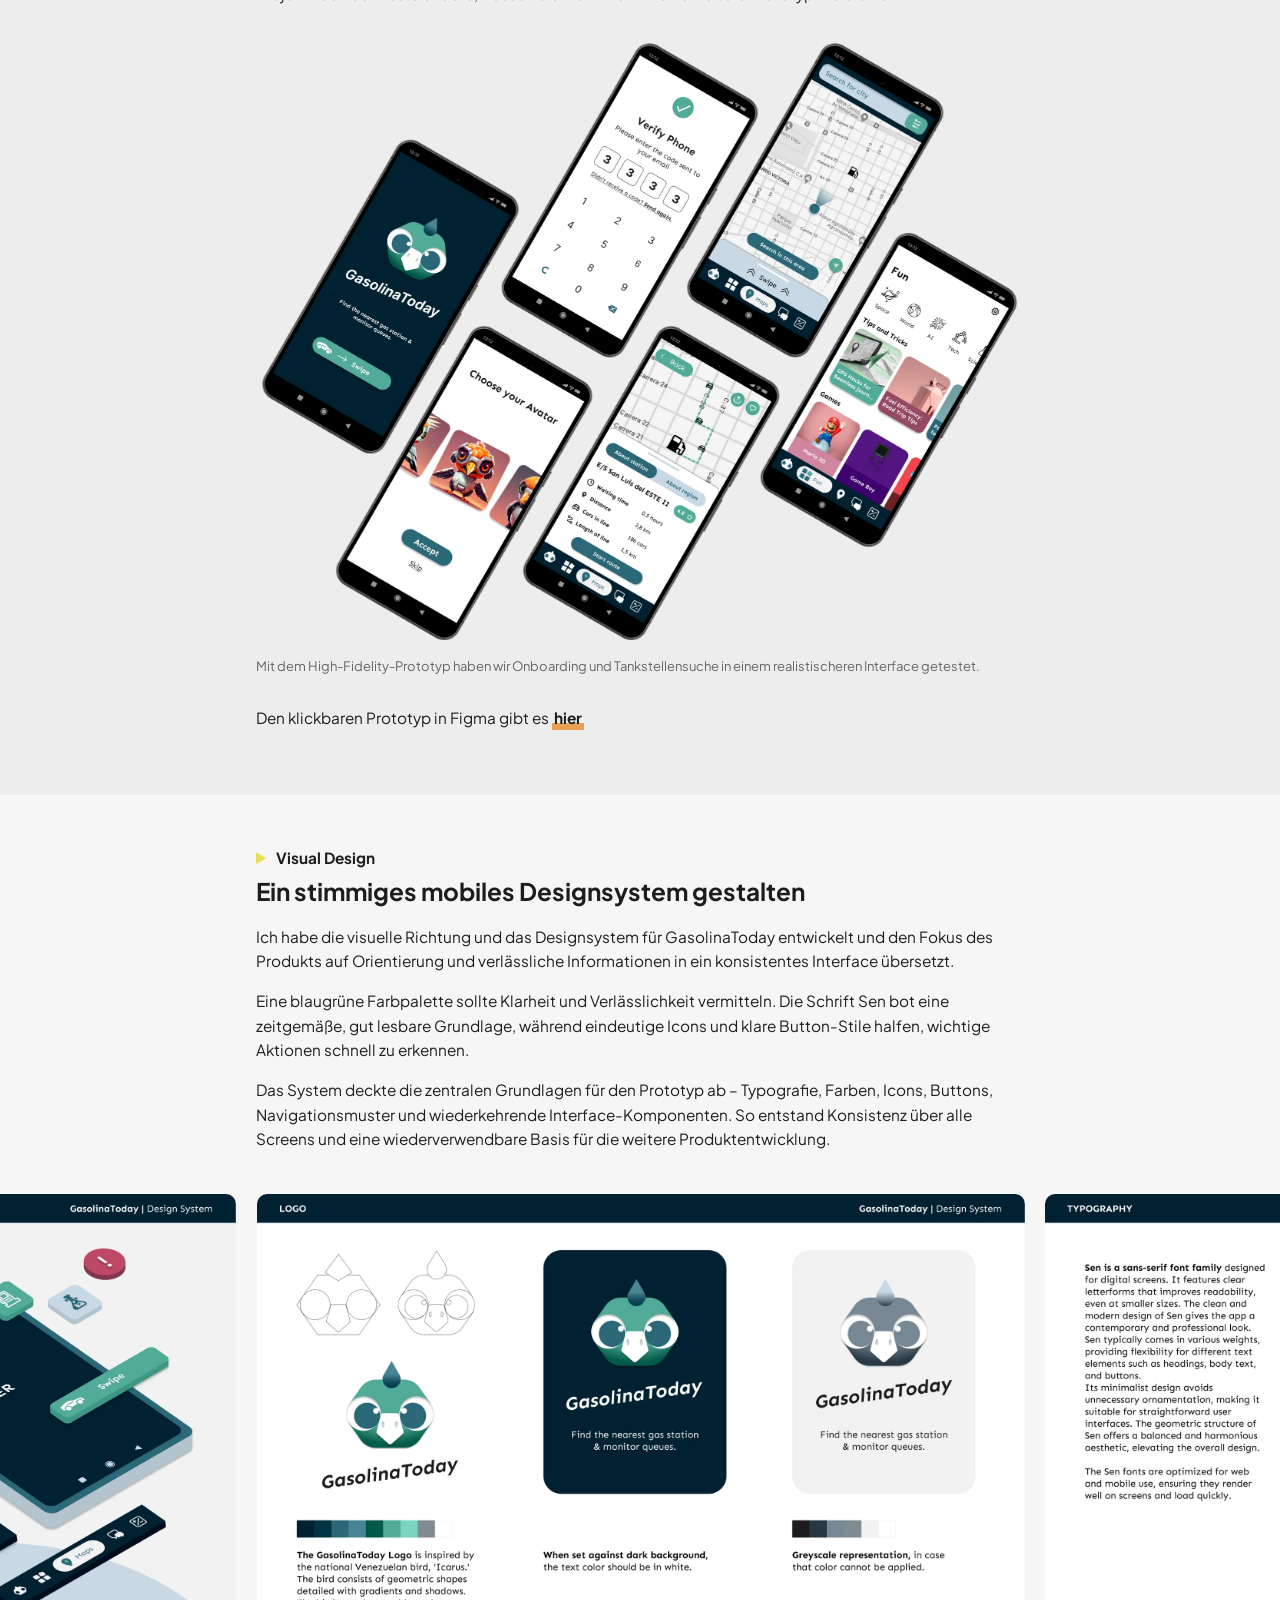
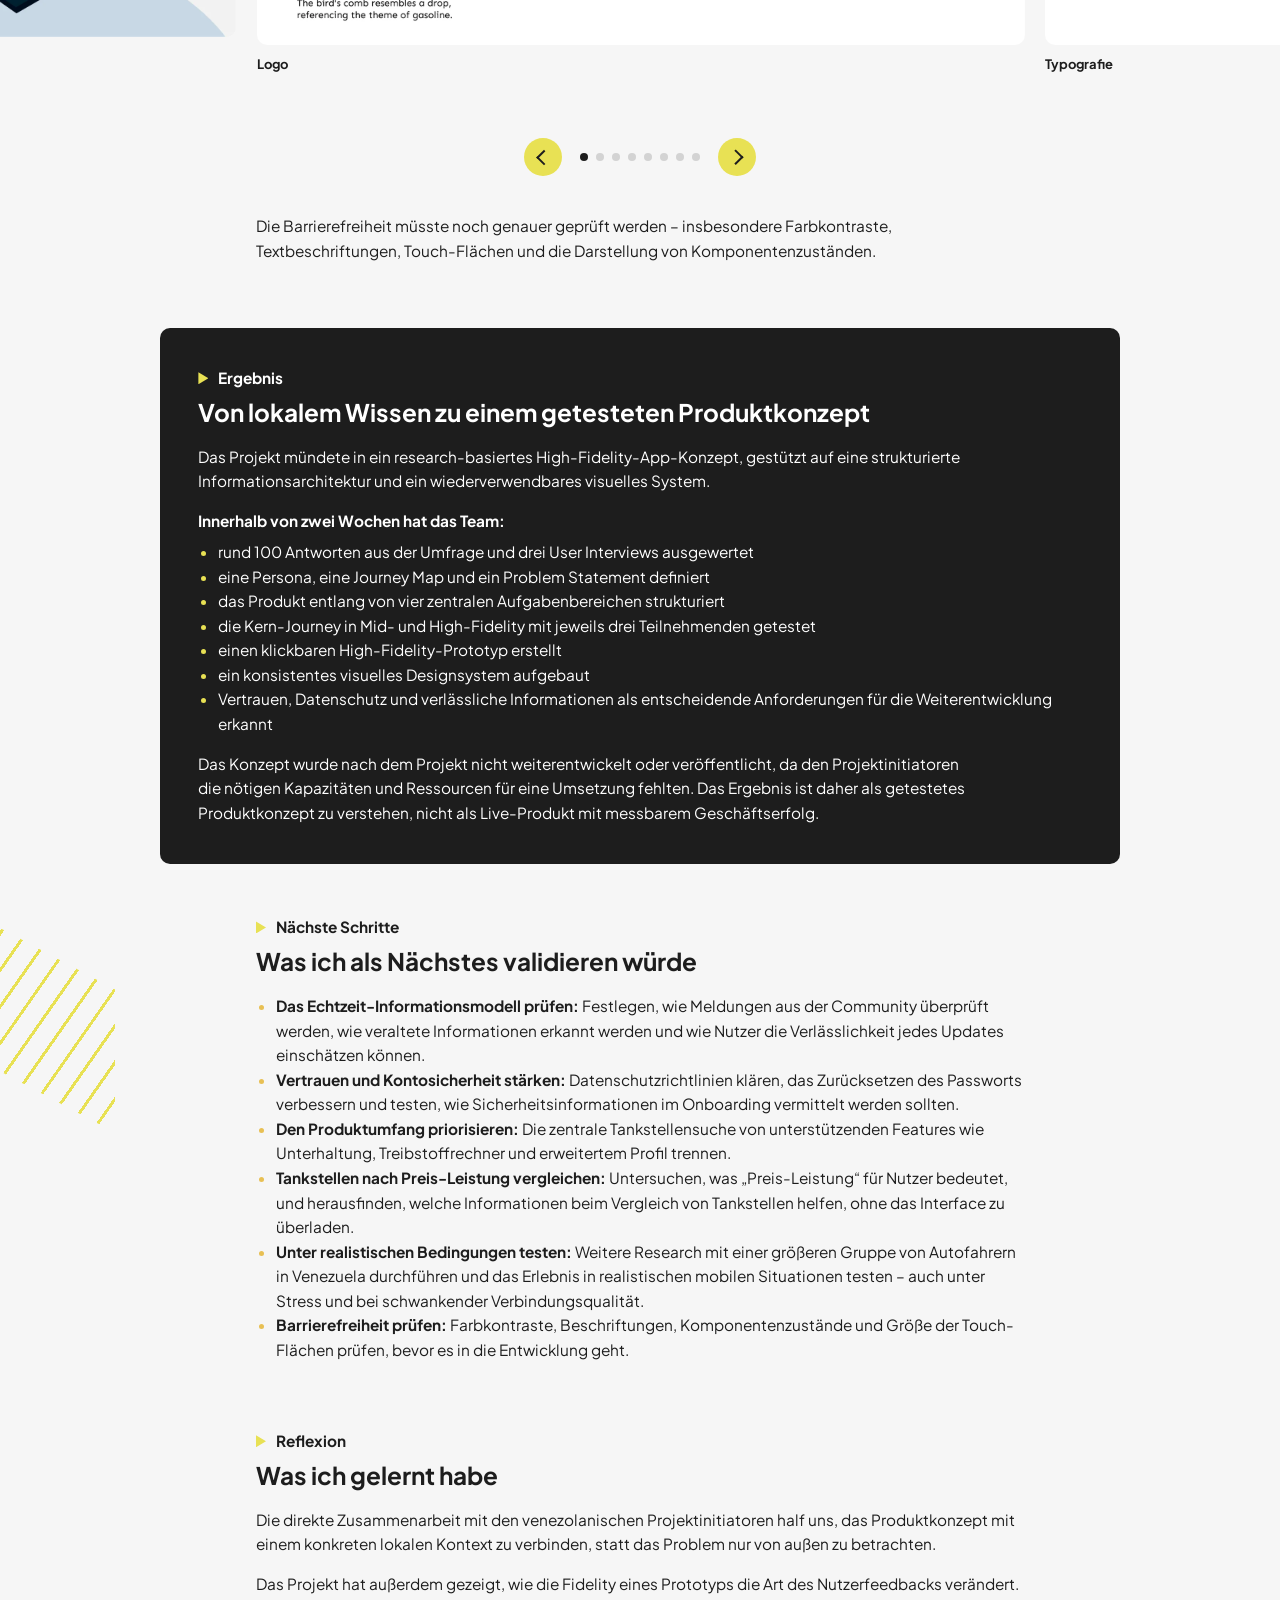
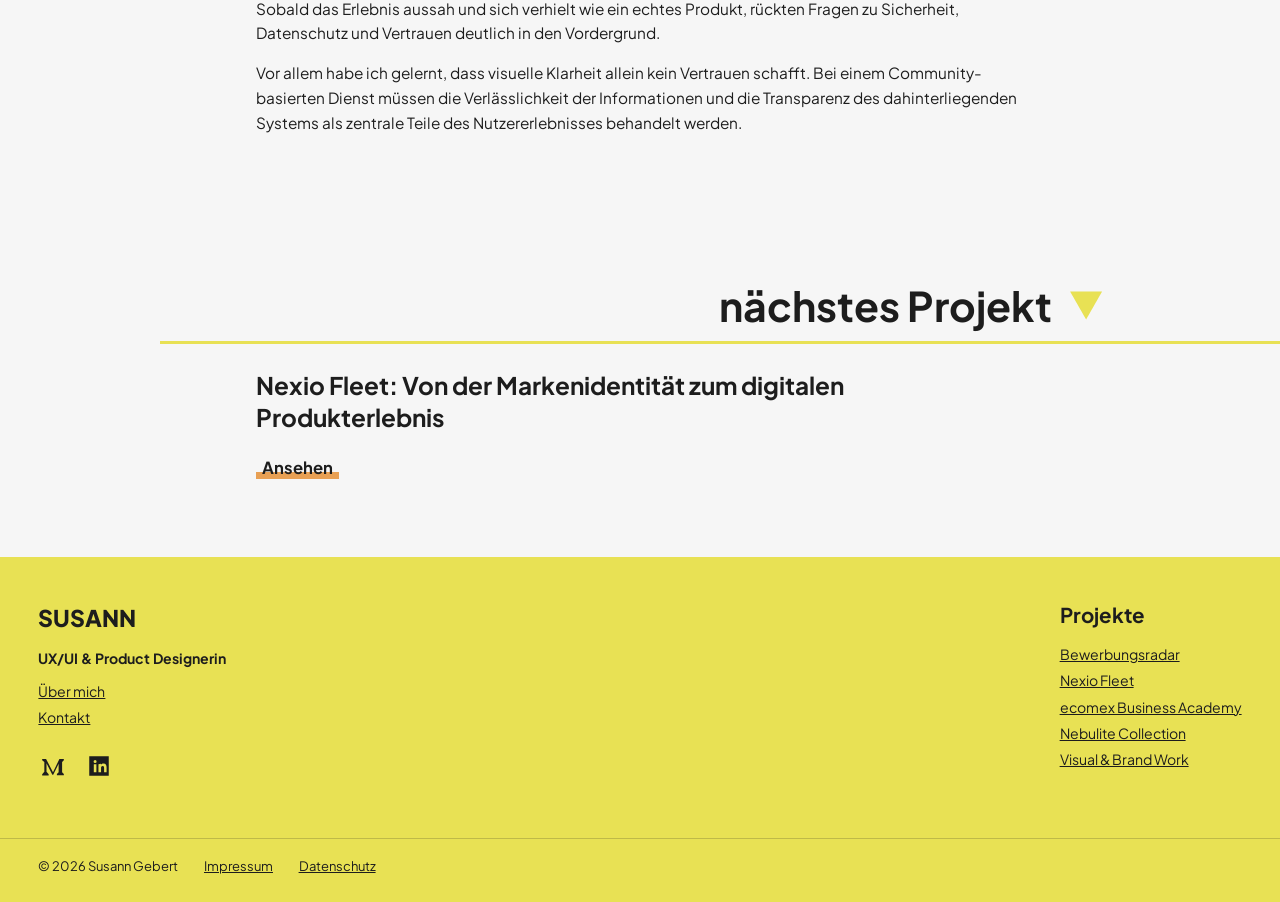
<file: cs-mobile-app.html>
<!DOCTYPE html>
<html lang="de">
<head>
<meta charset="utf-8">
<meta name="viewport" content="width=device-width, initial-scale=1, viewport-fit=cover">
<title data-i18n="meta.mobile.title">GasolinaToday Mobile App – Susann Gebert</title>
<meta name="description" content="Case Study: GasolinaToday – ein App-Konzept, das Autofahrern in Venezuela hilft, verfügbaren Treibstoff zu finden, Warteschlangen einzuschätzen und Fahrten sicherer zu planen." data-i18n-content="meta.mobile.desc">
<link rel="canonical" href="https://susanngebert.com/cs-mobile-app.html">
<!-- Social Sharing: Open Graph & Twitter Card. Die Texte wechseln mit der Sprache (js/i18n.js, "meta.*").
     Vorschaubild: images/og-image.jpg (Porträt, 1200 × 630 px – das Format, das LinkedIn & Co. erwarten). -->
<meta property="og:type" content="website">
<meta property="og:site_name" content="Susann Gebert">
<meta property="og:locale" content="de_DE" data-i18n-content="meta.locale">
<meta property="og:url" content="https://susanngebert.com/cs-mobile-app.html">
<meta property="og:title" content="GasolinaToday Mobile App – Susann Gebert" data-i18n-content="meta.mobile.title">
<meta property="og:description" content="Case Study: GasolinaToday – ein App-Konzept, das Autofahrern in Venezuela hilft, verfügbaren Treibstoff zu finden, Warteschlangen einzuschätzen und Fahrten sicherer zu planen." data-i18n-content="meta.mobile.desc">
<meta property="og:image" content="https://susanngebert.com/images/og-image.jpg">
<meta property="og:image:type" content="image/jpeg">
<meta property="og:image:width" content="1200">
<meta property="og:image:height" content="630">
<meta property="og:image:alt" content="Porträt von Susann Gebert" data-i18n-content="meta.image.alt">
<meta name="twitter:card" content="summary_large_image">
<meta name="twitter:title" content="GasolinaToday Mobile App – Susann Gebert" data-i18n-content="meta.mobile.title">
<meta name="twitter:description" content="Case Study: GasolinaToday – ein App-Konzept, das Autofahrern in Venezuela hilft, verfügbaren Treibstoff zu finden, Warteschlangen einzuschätzen und Fahrten sicherer zu planen." data-i18n-content="meta.mobile.desc">
<meta name="twitter:image" content="https://susanngebert.com/images/og-image.jpg">
<meta name="twitter:image:alt" content="Porträt von Susann Gebert" data-i18n-content="meta.image.alt">
<link rel="icon" href="favicon.svg?v=2" type="image/svg+xml">
<link rel="icon" href="favicon.ico?v=2" sizes="48x48">
<link rel="apple-touch-icon" href="apple-touch-icon.png">
<link rel="stylesheet" href="css/style.css?v=210">
<!-- Besucherstatistik: Umami (ohne Cookies), zählt nur auf susanngebert.com -->
<script defer src="https://cloud.umami.is/script.js" data-website-id="f222214b-0634-4848-a78e-f9d0a3985930" data-domains="susanngebert.com"></script>
</head>
<body>
<!-- Tastatur: erster Tab-Stopp, springt direkt zum Inhalt -->
<a class="skip-link" href="#main"><span data-only="de">Zum Inhalt springen</span><span data-only="en">Skip to content</span></a>

<!-- ================= HEADER ================= -->
<header class="topbar">
  <div class="wrap">
    <a class="logo" href="/">SUSANN</a>
    <div class="meta">
      <div class="lang" data-active="de">
        <button class="lang-toggle" type="button" aria-expanded="false" aria-controls="lang-menu" aria-label="Sprache wählen / Choose language">
          <svg viewBox="0 0 24 24" aria-hidden="true"><circle cx="12" cy="12" r="9.5"/><path d="M2.5 12h19M12 2.5c2.6 2.7 3.9 5.9 3.9 9.5s-1.3 6.8-3.9 9.5M12 2.5C9.4 5.2 8.1 8.4 8.1 12s1.3 6.8 3.9 9.5"/></svg>
        </button>
        <div class="lang-menu" id="lang-menu" hidden>
          <button type="button" data-lang="de" aria-pressed="true">DE</button>
          <button type="button" data-lang="en" aria-pressed="false">EN</button>
        </div>
      </div>
      <a class="meta-link btn-view" href="contact.html" data-i18n="nav.contact">Kontakt</a>
      <button class="burger" type="button" aria-controls="menu" aria-expanded="false" data-i18n-aria="nav.open" aria-label="Menü öffnen">
        <span></span><span></span><span></span>
      </button>
    </div>
  </div>
</header>

<!--
  Texte: Jeder Absatz steht zweimal im Code – einmal mit data-only="de", einmal mit data-only="en".
  Es wird immer nur die Version der gewählten Sprache angezeigt.

  Bilder: Die grauen Kästen (class="cs-ph") sind Platzhalter. Ersetze sie später durch
  <img class="cs-img" src="images/…" width="…" height="…" alt="…">
  Die Zahl im Platzhalter ist die empfohlene Bildgröße in Pixeln.
-->

<main id="main" tabindex="-1" class="cs">
  <!-- ================= KOPF ================= -->
  <section class="cs-hero">
    <!-- Herobild: 75 % der Fensterbreite – Platzhalter, später durch <img class="cs-img cs-hero-img" …> ersetzen -->
    <div class="wrap">
      <img class="cs-img cs-hero-img" src="images/gasolina-hero.webp" width="2000" height="1021" alt="Screens der GasolinaToday-App auf mehreren Smartphones" data-i18n-alt="ma.hero">
    </div>

    <!-- Titel, Intro & Fakten: 75 % – Pfeil sitzt absolut, bündig mit dem Logo "SUSANN" -->
    <div class="cs-hero-head">
    <span class="tri-down cs-hero-tri" aria-hidden="true"></span>
    <div class="wrap cs-hero-text">
      <h1 class="cs-title">
        <span data-only="de">GasolinaToday: Mit mehr Sicherheit durch die Treibstoffknappheit</span>
        <span data-only="en">GasolinaToday: Navigating Fuel Shortages with Greater Confidence</span>
      </h1>
      <p class="cs-lead" data-only="de">GasolinaToday ist ein App-Konzept, das Autofahrern in Venezuela hilft, verfügbaren Treibstoff zu finden, die Lage in den Warteschlangen einzuschätzen und ihre Fahrten mit mehr Sicherheit zu planen.</p>
      <p class="cs-lead" data-only="en">GasolinaToday is a mobile app concept designed to help drivers in Venezuela locate available fuel, assess queue conditions and plan their journeys with greater confidence.</p>
      <p class="cs-lead" data-only="de">In einem zweiwöchigen Ironhack-Projekt hat unser Team lokale Research in ein getestetes mobiles Erlebnis übersetzt, das GPS-basierte Tankstellensuche mit Echtzeit-Updates aus der Community verbindet.</p>
      <p class="cs-lead" data-only="en">During a two-week Ironhack project, our team translated local research into a tested mobile experience combining GPS-based station discovery with community-provided real-time updates.</p>

      <dl class="cs-facts">
        <div>
          <dt><span data-only="de">Rolle</span><span data-only="en">Role</span></dt>
          <dd><span data-only="de">UX/UI-Designerin</span><span data-only="en">UX/UI Designer</span></dd>
        </div>
        <div>
          <dt>Team</dt>
          <dd><span data-only="de">2 UX/UI Designer · 2 Projektinitiatoren aus Venezuela</span><span data-only="en">2 UX/UI Designers · 2 Venezuelan Project Initiators</span></dd>
        </div>
        <div>
          <dt><span data-only="de">Zeitraum</span><span data-only="en">Duration</span></dt>
          <dd><span data-only="de">2 Wochen</span><span data-only="en">2 Weeks</span></dd>
        </div>
        <div>
          <dt><span data-only="de">Fokus</span><span data-only="en">Focus</span></dt>
          <dd><span data-only="de">Research-Synthese · Informationsarchitektur · Prototyping · Usability-Tests · Visual Design</span><span data-only="en">Research Synthesis · Information Architecture · Prototyping · Usability Testing · Visual Design</span></dd>
        </div>
      </dl>

      <div class="cs-challenge" data-scribble="hover">
        <p class="cs-eyebrow"><span data-only="de">Die Herausforderung</span><span data-only="en">The challenge</span></p>
        <h2><span data-only="de">Unsicherheit vor und während der Fahrt verringern</span><span data-only="en">Reducing uncertainty before and during the journey</span></h2>
        <p data-only="de">Treibstoffknappheit und unvorhersehbare Warteschlangen können den alltäglichen Weg zur Tankstelle stressig und zeitraubend machen. Autofahrer kommen womöglich an, ohne zu wissen, ob es Treibstoff gibt, wie lang die Schlange ist oder ob sie ihren nächsten Termin noch pünktlich erreichen.</p>
        <p data-only="en">Fuel shortages and unpredictable queues can turn an everyday trip to a gas station into a stressful and time-consuming experience. Drivers may arrive without knowing whether fuel is available, how long the queue will be or whether they will reach their next appointment on time.</p>
        <p data-only="de">Die beiden venezolanischen Projektinitiatoren brachten die ursprüngliche Idee und Wissen aus erster Hand über den lokalen Kontext mit. Unsere Aufgabe war, diesen Kontext in ein mobiles Konzept zu übersetzen, das Autofahrern hilft, vor dem Losfahren fundiertere Entscheidungen zu treffen.</p>
        <p data-only="en">Two Venezuelan project initiators brought the initial idea and first-hand knowledge of the local context. Our challenge was to translate this context into a mobile concept that could help drivers make more informed decisions before setting out.</p>
        <p data-only="de">Ziel war nicht einfach, Wartezeiten zu verkürzen, sondern Unsicherheit zu verringern, indem relevante Informationen zu Tankstellen und Warteschlangen leichter zugänglich werden.</p>
        <p data-only="en">The goal was not simply to shorten waiting times, but to reduce uncertainty by making relevant station and queue information easier to access.</p>
      </div>
    </div>
    </div>
  </section>

  <!-- ================= INHALT ================= -->
  <div class="wrap">
    <div class="sec-head cs-content-head">
      <h2><span data-only="de">Inhalt</span><span data-only="en">content</span></h2>
      <span class="tri-down" aria-hidden="true"></span>
    </div>
  </div>

  <div class="cs-col">
    <!-- ================= MEIN BEITRAG ================= -->
    <section class="cs-sec">
      <h2><span data-only="de">Mein Beitrag</span><span data-only="en">My contribution</span></h2>
      <p data-only="de">Die Fragen für die Umfrage habe ich mitentwickelt, rund 100 Antworten ausgewertet und die User Interviews zusammen mit dem zweiten Mitglied unseres UX/UI-Teams geführt. Persona, Journey Map, Prototypen und Usability-Tests haben wir gemeinsam erarbeitet.</p>
      <p data-only="en">I co-developed the survey questions, synthesized around 100 responses and conducted user interviews together with my UX/UI design partner. We jointly created the persona, journey map, prototypes and usability tests.</p>
      <p data-only="de">Die Informationsarchitektur habe ich eigenständig entwickelt und das Visual Design sowie das Designsystem verantwortet. Ideenfindung und Priorisierung der Features hat das gesamte Team gemeinsam übernommen.</p>
      <p data-only="en">I independently developed the information architecture and led the visual design and design system. Ideation and feature prioritization were carried out collaboratively by the full team.</p>
    </section>

    <!-- ================= RESEARCH ================= -->
    <section class="cs-sec">
      <span class="cs-dots" aria-hidden="true"></span>
      <p class="cs-eyebrow">Research</p>
      <h2><span data-only="de">Die Unsicherheit hinter der Warteschlange verstehen</span><span data-only="en">Understanding the uncertainty behind the queue</span></h2>
      <p data-only="de">Die venezolanischen Projektinitiatoren hatten schon vor Projektbeginn erste Vorarbeit geleistet. Darauf aufbauend haben wir die Fragen für die Umfrage gemeinsam entwickelt, und die Initiatoren haben die Umfrage über ihr Netzwerk in Venezuela verbreitet.</p>
      <p data-only="en">The Venezuelan project initiators had already completed initial groundwork before the project began. Building on this, we developed the survey questions collaboratively, and they distributed the survey through their network in Venezuela.</p>
      <p data-only="de">Rund 100 Menschen, die in Venezuela leben, haben teilgenommen. Im UX/UI-Team haben wir die Antworten ausgewertet, drei User Interviews geführt und ein erstes Stakeholder-Interview gehalten, gefolgt von regelmäßigem Austausch während des gesamten Projekts.</p>
      <p data-only="en">Around 100 people living in Venezuela participated. My UX/UI design partner and I synthesized the responses, conducted three user interviews and held an initial stakeholder interview followed by regular exchanges throughout the project.</p>
      <p data-only="de">Diese Kombination lieferte uns quantitative Hinweise auf wiederkehrende Herausforderungen und qualitative Einblicke, wie die Treibstoffknappheit Alltag, Entscheidungen und Stresslevel der Menschen beeinflusste.</p>
      <p data-only="en">This combination gave us quantitative indications of recurring challenges and qualitative insight into how fuel shortages affected people’s routines, decisions and stress levels.</p>

      <div class="cs-darkbox cs-inputs">
        <p class="cs-eyebrow"><span data-only="de">Wichtigste Research-Grundlagen</span><span data-only="en">Key research inputs</span></p>
        <dl class="cs-stats cs-stats-3">
          <div><dt>~100</dt><dd><span data-only="de">rund 100 Antworten aus der Umfrage unter Menschen in Venezuela</span><span data-only="en">Survey responses from people living in Venezuela</span></dd></div>
          <div><dt>3</dt><dd>User Interviews</dd></div>
          <div><dt>1</dt><dd><span data-only="de">erstes Stakeholder-Interview plus laufender Austausch</span><span data-only="en">Initial stakeholder interview plus ongoing exchanges</span></dd></div>
        </dl>
      </div>

      <p class="cs-listhead" data-only="de">Was die Research gezeigt hat</p>
      <p class="cs-listhead" data-only="en">What emerged from the research</p>
      <ul class="cs-list" data-only="de">
        <li>Autofahrer mussten wissen, ob eine Tankstelle geöffnet ist und Treibstoff hat, bevor sie hinfahren.</li>
        <li>Unvorhersehbare Warteschlangen sorgten für Frust und machten die Tagesplanung schwierig.</li>
        <li>Informationen zu Wartezeiten und zur Lage an den Tankstellen mussten aktuell und leicht verständlich sein.</li>
        <li>Informationen aus der Community konnten nützlich sein – entscheidend wären aber Vertrauen, Datenschutz und verlässliche Daten.</li>
        <li>Das Erlebnis sollte schnelle Entscheidungen unterstützen, ohne zusätzliche Hürden zu schaffen.</li>
      </ul>
      <ul class="cs-list" data-only="en">
        <li>Drivers needed to know whether a station was open and had fuel before travelling there.</li>
        <li>Unpredictable queues caused frustration and made everyday schedules difficult to plan.</li>
        <li>Information about waiting times and station conditions needed to be current and easy to understand.</li>
        <li>Community-generated information could be useful, but trust, privacy and data reliability would be essential.</li>
        <li>The experience needed to support quick decisions without creating additional friction.</li>
      </ul>

      <figure class="cs-fig">
        <img class="cs-img" src="images/gasolina-survey.webp" width="2000" height="718" loading="lazy" alt="Research-Synthese: Umfrageergebnisse, Interview-Notizen und geclusterte Erkenntnisse" data-i18n-alt="ma.survey">
        <figcaption><span data-only="de">Research-Synthese auf Basis von rund 100 Antworten aus der Umfrage, drei User Interviews und laufendem Austausch mit den Stakeholdern.</span><span data-only="en">Research synthesis based on around 100 survey responses, three user interviews and ongoing stakeholder exchange.</span></figcaption>
      </figure>
    </section>

    <!-- ================= PROBLEM ================= -->
    <section class="cs-sec">
      <p class="cs-eyebrow"><span data-only="de">Das Problem definieren</span><span data-only="en">Defining the problem</span></p>
      <h2><span data-only="de">Research in eine klare Produktrichtung übersetzen</span><span data-only="en">Turning research into a focused product direction</span></h2>
      <p data-only="de">Wir haben die Erkenntnisse in einer Persona verdichtet, die die in der Research erkannten Verhaltensweisen, Bedürfnisse und Einschränkungen abbildet. Die Persona half uns, das Konzept im Alltag der von Treibstoffknappheit betroffenen Autofahrer zu verankern.</p>
      <p data-only="en">We consolidated the findings into a persona representing the behaviours, needs and constraints identified during the research. The persona helped us keep the concept grounded in the everyday reality of drivers affected by fuel shortages.</p>
      <p data-only="de">Die Journey Map zeigte, wo Unsicherheit und Frust besonders groß waren: bei der Suche nach einer Tankstelle mit Treibstoff, bei unerwarteten Warteschlangen und bei der Sorge, sich für anstehende Termine zu verspäten.</p>
      <p data-only="en">The journey map showed where uncertainty and frustration were particularly high: searching for an available station, encountering unexpected queues and worrying about delays to upcoming appointments.</p>

      <p class="cs-listhead">Problem Statement</p>
      <blockquote class="cs-quote">
        <p data-only="de">„Autofahrer in Venezuela brauchen eine verlässliche Möglichkeit, die Verfügbarkeit von Treibstoff und die Lage an den Warteschlangen in ihrer Nähe einzuschätzen, bevor sie losfahren – denn unvollständige Informationen machen alltägliche Fahrten schwer planbar und erhöhen den Stress.“</p>
        <p data-only="en">“Drivers in Venezuela need a reliable way to assess nearby fuel availability and queue conditions before setting out, because incomplete information makes everyday journeys difficult to plan and increases stress.”</p>
      </blockquote>

      <figure class="cs-fig">
        <img class="cs-img" src="images/gasolina-persona.webp" width="2000" height="1140" loading="lazy" alt="Persona „The busy Ché“ mit Persönlichkeit, Bedürfnissen und Frustrationen" data-i18n-alt="ma.persona">
        <figcaption><span data-only="de">Eine auf Research basierende Persona, die wiederkehrende Verhaltensweisen, Bedürfnisse und Frustrationen bündelt.</span><span data-only="en">A research-based persona used to consolidate recurring behaviours, needs and frustrations.</span></figcaption>
      </figure>
      <figure class="cs-fig">
        <img class="cs-img" src="images/gasolina-journey.webp" width="2000" height="1140" loading="lazy" alt="User Journey mit den emotionalen Höhen und Tiefen beim Tanken" data-i18n-alt="ma.journey">
        <figcaption><span data-only="de">Die Journey Map zeigt die Momente, in denen fehlende Informationen, unerwartete Warteschlangen und Zeitdruck die größte Unsicherheit erzeugen.</span><span data-only="en">The journey map highlights the moments in which missing information, unexpected queues and time pressure create the greatest uncertainty.</span></figcaption>
      </figure>
    </section>

    <!-- ================= IDEENFINDUNG ================= -->
    <section class="cs-sec">
      <p class="cs-eyebrow"><span data-only="de">Ideenfindung und Priorisierung</span><span data-only="en">Ideation and prioritization</span></p>
      <h2><span data-only="de">Lösungen rund um Information, Orientierung und Vertrauen erkunden</span><span data-only="en">Exploring solutions around information, orientation and trust</span></h2>
      <p data-only="de">Mit How-Might-We-Fragen, Crazy 8s und Reverse Brainstorming hat das gesamte Team die erkannten Herausforderungen in mögliche Produktfeatures übersetzt.</p>
      <p data-only="en">The full team used How Might We questions, Crazy 8s and reverse brainstorming to turn the identified challenges into possible product features.</p>
      <p data-only="de">Die Ideen reichten von praktischen Tankstelleninformationen und Routenplanung über Community-Updates und Treibstoffrechner bis zu Unterhaltung während langer Wartezeiten. Um dem Konzept eine klare Richtung zu geben, haben wir die zentrale Journey von unterstützenden und explorativen Features getrennt.</p>
      <p data-only="en">The ideas ranged from practical station information and route planning to community updates, fuel calculations and entertainment during long waits. To give the concept a clear direction, we separated the primary journey from supporting and exploratory features.</p>

      <div class="cs-themes cs-themes-2">
        <div class="cs-theme cs-theme-yellow">
          <h3><span data-only="de">Kernerlebnis</span><span data-only="en">Core experience</span></h3>
          <ul class="cs-list" data-only="de">
            <li>Tankstellen in der Nähe über den aktuellen Standort finden</li>
            <li>Gemeldete Verfügbarkeit von Treibstoff und Lage an den Warteschlangen prüfen</li>
            <li>Tankstelleninformationen vor der Wahl des Ziels ansehen</li>
            <li>Zu einer ausgewählten Tankstelle navigieren</li>
            <li>Echtzeit-Updates aus der Community teilen oder abrufen</li>
          </ul>
          <ul class="cs-list" data-only="en">
            <li>Discover nearby gas stations using the current location</li>
            <li>Check reported fuel availability and queue conditions</li>
            <li>Review station information before choosing a destination</li>
            <li>Navigate to a selected gas station</li>
            <li>Share or access community-provided real-time updates</li>
          </ul>
        </div>
        <div class="cs-theme cs-theme-orange">
          <h3><span data-only="de">Unterstützende und explorative Features</span><span data-only="en">Supporting and exploratory features</span></h3>
          <ul class="cs-list" data-only="de">
            <li>Ein Profil mit Avatar und Vertrauenspunkten</li>
            <li>Ein Rechner für Treibstoffpreise und Verbrauch</li>
            <li>Artikel, News, Tipps und Spiele für die Wartezeit</li>
          </ul>
          <ul class="cs-list" data-only="en">
            <li>A profile with an avatar and trust points</li>
            <li>A calculator for fuel prices and consumption</li>
            <li>Articles, news, tips and games for time spent waiting</li>
          </ul>
        </div>
      </div>

      <p class="cs-keyline" data-only="de">Das Kernerlebnis sollte vor allem eine dringende Frage beantworten: Welche Tankstelle in der Nähe ist gerade die beste Wahl?</p>
      <p class="cs-keyline" data-only="en">The primary experience centred on helping users answer one urgent question: Which nearby station is currently the most suitable option?</p>
    </section>

    <!-- ================= INFORMATIONSARCHITEKTUR ================= -->
    <section class="cs-sec">
      <p class="cs-eyebrow"><span data-only="de">Informationsarchitektur</span><span data-only="en">Information architecture</span></p>
      <h2><span data-only="de">Das Erlebnis entlang von vier Aufgabenbereichen strukturieren</span><span data-only="en">Structuring the experience around four task streams</span></h2>
      <p data-only="de">Ich habe die Informationsarchitektur entwickelt, um den breiten Funktionsumfang in eine navigierbare mobile Struktur zu übersetzen.</p>
      <p data-only="en">I developed the information architecture to translate the broad feature set into a navigable mobile structure.</p>
      <p class="cs-listhead" data-only="de">Das Konzept gliederte sich in vier zentrale Aufgabenbereiche:</p>
      <p class="cs-listhead" data-only="en">The concept was organized around four main task streams:</p>
      <ol class="cs-list" data-only="de">
        <li>Registrierung und Onboarding</li>
        <li>Tankstellensuche und Routenführung</li>
        <li>Ein Live-Feed mit Updates aus der Community</li>
        <li>Ein Unterhaltungsbereich mit Artikeln, News und Spielen</li>
      </ol>
      <ol class="cs-list" data-only="en">
        <li>Account creation and onboarding</li>
        <li>Station discovery and routing</li>
        <li>A live feed with community updates</li>
        <li>An entertainment area with articles, news and games</li>
      </ol>
      <p data-only="de">Die Architektur schuf eine gemeinsame Grundlage für die Prototypen und half dem Team, die zentrale Tankstellensuche von nachrangigen Features zu unterscheiden.</p>
      <p data-only="en">The architecture created a shared foundation for the prototypes and helped the team distinguish the main station-finding journey from secondary features.</p>

      <figure class="cs-fig">
        <img class="cs-img" src="images/gasolina-sitemap.webp" width="2000" height="1329" loading="lazy" alt="Informationsarchitektur der GasolinaToday-App als Sitemap" data-i18n-alt="ma.ia">
        <figcaption><span data-only="de">Die Informationsarchitektur verbindet Onboarding, Tankstellensuche, Community-Updates und ergänzende Inhalte in einem mobilen Erlebnis.</span><span data-only="en">The information architecture connects onboarding, station discovery, community updates and supporting content within one mobile experience.</span></figcaption>
      </figure>
    </section>

    <!-- ================= PROTOTYPING ================= -->
    <section class="cs-sec">
      <p class="cs-eyebrow">Prototyping</p>
      <h2><span data-only="de">Das Interaktionsmodell über verschiedene Fidelity-Stufen erkunden</span><span data-only="en">Exploring the interaction model across different fidelity levels</span></h2>
      <p data-only="de">Im UX/UI-Team haben wir mehrere Low-Fidelity-Varianten erstellt und gemeinsam durchgespielt, um Screen-Strukturen, Navigationsmuster und gängige mobile Interaktionen zu vergleichen.</p>
      <p data-only="en">My UX/UI design partner and I created several low-fidelity alternatives and worked through them together to compare screen structures, navigation patterns and common mobile interactions.</p>
      <p data-only="de">Diese frühen Konzepte dienten der internen Erkundung, nicht formalen Usability-Tests. So konnten wir vielversprechende Richtungen erkennen, bevor wir Zeit in detailliertere Screens investierten.</p>
      <p data-only="en">These early concepts were used for internal exploration rather than formal usability testing. They allowed us to identify promising directions before investing in more detailed screens.</p>
      <p data-only="de">Den gewählten Ansatz haben wir anschließend in einen Mid-Fidelity-Prototyp übersetzt und mit drei Teilnehmenden getestet.</p>
      <p data-only="en">We then translated the selected approach into a mid-fidelity prototype and tested it with three participants.</p>

      <p class="cs-listhead" data-only="de">Getestete Aufgaben</p>
      <p class="cs-listhead" data-only="en">Tasks tested</p>
      <ul class="cs-list" data-only="de">
        <li>Das Onboarding abschließen</li>
        <li>Die nächstgelegene Tankstelle mit verfügbarem Treibstoff finden</li>
      </ul>
      <ul class="cs-list" data-only="en">
        <li>Complete the onboarding process</li>
        <li>Find the nearest gas station with available fuel</li>
      </ul>
      <p data-only="de">In den Sessions konnten wir prüfen, ob die Teilnehmenden die Navigation verstanden, interaktive Elemente erkannten und sich durch die zentrale Tankstellensuche bewegen konnten. Die Beobachtungen flossen in Verbesserungen an Navigationswegen, Icons und visueller Hierarchie ein, bevor wir die High-Fidelity-Version entwickelten.</p>
      <p data-only="en">The sessions helped us evaluate whether participants could understand the navigation, identify interactive elements and move through the central station-finding journey. The observations informed refinements to the navigation paths, iconography and visual hierarchy before we developed the high-fidelity version.</p>

      <figure class="cs-fig">
        <img class="cs-img" src="images/gasolina-team.webp" width="1302" height="817" loading="lazy" alt="Gemeinsame Planung des Prototyps im UX/UI-Team" data-i18n-alt="ma.team">
        <figcaption><span data-only="de">Den Prototyp gemeinsam im UX/UI-Team planen und abstimmen.</span><span data-only="en">Planning and fine-tuning the prototype together in the UX/UI team.</span></figcaption>
      </figure>
    </section>
  </div>

  <!-- ================= HIGH-FIDELITY (graues Band) ================= -->
  <div class="cs-band">
    <div class="cs-col">
      <section class="cs-sec">
        <p class="cs-eyebrow"><span data-only="de">High-Fidelity-Test</span><span data-only="en">High-fidelity testing</span></p>
        <h2><span data-only="de">Ein realistischeres Produkterlebnis testen</span><span data-only="en">Testing a more realistic product experience</span></h2>
        <p data-only="de">Den High-Fidelity-Prototyp haben wir mit drei Teilnehmenden und denselben beiden Kernaufgaben getestet: das Onboarding abschließen und die nächstgelegene Tankstelle mit verfügbarem Treibstoff finden.</p>
        <p data-only="en">We tested the high-fidelity prototype with three participants using the same two core tasks: completing onboarding and finding the nearest station with available fuel.</p>
        <p data-only="de">Die Teilnehmenden konnten das Onboarding abschließen – das realistischere Interface brachte aber auch Bedenken ans Licht, die in früheren Phasen weniger sichtbar gewesen waren.</p>
        <p data-only="en">Participants were able to complete the onboarding process, but the more realistic interface also surfaced concerns that had not been as visible at earlier stages.</p>
        <p data-only="de">Sicherheit, Datenschutz, das Zurücksetzen des Passworts und die Vertrauenswürdigkeit des Dienstes wurden zu wichtigen Themen. Außerdem äußerten die Teilnehmenden ein neues Bedürfnis: das Preis-Leistungs-Verhältnis verschiedener Tankstellen vergleichen zu können, um beim Tanken fundiertere Entscheidungen zu treffen.</p>
        <p data-only="en">Security, privacy, password recovery and the trustworthiness of the service became important topics. Participants also expressed a new need: being able to compare the value offered by different gas stations to make more informed decisions about fuel purchases.</p>
        <p data-only="de">Diese Erkenntnisse haben wir als Prioritäten für eine künftige Iteration dokumentiert. Da das zweiwöchige Projekt nach den Tests endete, flossen sie nicht mehr in eine weitere Prototyp-Version ein.</p>
        <p data-only="en">These findings were documented as priorities for a future iteration. Because the two-week project ended after testing, they were not incorporated into another prototype version.</p>

        <figure class="cs-fig">
          <img class="cs-img" src="images/gasolina-hifi.webp" width="2000" height="1587" loading="lazy" alt="High-Fidelity-Screens der GasolinaToday-App: Onboarding, Avatar-Auswahl, Karte, Tankstellen-Details und Unterhaltungsbereich" data-i18n-alt="ma.hifi">
          <figcaption><span data-only="de">Mit dem High-Fidelity-Prototyp haben wir Onboarding und Tankstellensuche in einem realistischeren Interface getestet.</span><span data-only="en">The high-fidelity prototype tested the core onboarding and station-finding journey in a more realistic interface.</span></figcaption>
        </figure>

        <p class="cs-proto-line">
          <span data-only="de">Den klickbaren Prototyp in Figma gibt es <a class="btn-view is-inline" href="https://www.figma.com/proto/gOOfsvv3aLZcBhmG52R3mO/Gasolina.today-Prototype?page-id=107%3A508&amp;node-id=2130-2633&amp;viewport=-153%2C328%2C0.24&amp;t=xTrhcWeYDHeig4hg-1&amp;scaling=scale-down&amp;content-scaling=fixed&amp;starting-point-node-id=2130%3A2633&amp;share=1" target="_blank" rel="noopener">hier</a></span>
          <span data-only="en">Explore the clickable prototype in Figma <a class="btn-view is-inline" href="https://www.figma.com/proto/gOOfsvv3aLZcBhmG52R3mO/Gasolina.today-Prototype?page-id=107%3A508&amp;node-id=2130-2633&amp;viewport=-153%2C328%2C0.24&amp;t=xTrhcWeYDHeig4hg-1&amp;scaling=scale-down&amp;content-scaling=fixed&amp;starting-point-node-id=2130%3A2633&amp;share=1" target="_blank" rel="noopener">here</a></span>
        </p>
      </section>
    </div>
  </div>

  <div class="cs-col">
    <!-- ================= VISUAL DESIGN ================= -->
    <section class="cs-sec">
      <p class="cs-eyebrow">Visual Design</p>
      <h2><span data-only="de">Ein stimmiges mobiles Designsystem gestalten</span><span data-only="en">Creating a coherent mobile design system</span></h2>
      <p data-only="de">Ich habe die visuelle Richtung und das Designsystem für GasolinaToday entwickelt und den Fokus des Produkts auf Orientierung und verlässliche Informationen in ein konsistentes Interface übersetzt.</p>
      <p data-only="en">I developed the visual direction and design system for GasolinaToday, translating the product’s focus on orientation and reliable information into a consistent interface.</p>
      <p data-only="de">Eine blaugrüne Farbpalette sollte Klarheit und Verlässlichkeit vermitteln. Die Schrift Sen bot eine zeitgemäße, gut lesbare Grundlage, während eindeutige Icons und klare Button-Stile halfen, wichtige Aktionen schnell zu erkennen.</p>
      <p data-only="en">A blue-green colour palette was chosen to communicate clarity and reliability. The Sen typeface provided a contemporary and readable foundation, while distinct icons and straightforward button styles supported quick recognition of important actions.</p>

      <p data-only="de">Das System deckte die zentralen Grundlagen für den Prototyp ab – Typografie, Farben, Icons, Buttons, Navigationsmuster und wiederkehrende Interface-Komponenten. So entstand Konsistenz über alle Screens und eine wiederverwendbare Basis für die weitere Produktentwicklung.</p>
      <p data-only="en">The system covered the central foundations required for the prototype, including typography, colours, icons, buttons, navigation patterns and recurring interface components. This created consistency across the screens and provided a reusable basis for future product development.</p>

      <!-- Bild-Slider über die volle Bildschirmbreite (8 Bilder, jeweils im Originalformat) -->
      <div class="cs-carousel cs-gallery">
        <ul class="cs-track cs-gtrack">
          <li class="cs-gslide"><figure>
            <img class="cs-img" src="images/gasolina-logo.webp" width="2000" height="1174" loading="lazy" alt="GasolinaToday Designsystem: Logo" data-i18n-alt="ma.logo">
            <figcaption><strong>Logo</strong></figcaption>
          </figure></li>
          <li class="cs-gslide"><figure>
            <img class="cs-img" src="images/gasolina-typography.webp" width="2000" height="1174" loading="lazy" alt="GasolinaToday Designsystem: Typografie mit der Schrift Sen" data-i18n-alt="ma.typo">
            <figcaption><strong><span data-only="de">Typografie</span><span data-only="en">Typography</span></strong></figcaption>
          </figure></li>
          <li class="cs-gslide"><figure>
            <img class="cs-img" src="images/gasolina-icons.webp" width="2000" height="1174" loading="lazy" alt="GasolinaToday Designsystem: Icon-Set" data-i18n-alt="ma.icons">
            <figcaption><strong>Icons</strong><span data-only="de">Ein einheitliches Icon-Set unterstützt die Wiedererkennung in Navigation, Tankstelleninformationen und Community-Features.</span><span data-only="en">A consistent icon set supports recognition across navigation, station information and community features.</span></figcaption>
          </figure></li>
          <li class="cs-gslide"><figure>
            <img class="cs-img" src="images/gasolina-colors.webp" width="2000" height="1174" loading="lazy" alt="GasolinaToday Designsystem: blaugrüne Farbpalette" data-i18n-alt="ma.colors">
            <figcaption><strong><span data-only="de">Farben</span><span data-only="en">Colours</span></strong><span data-only="de">Eine blaugrüne Farbpalette und die Schrift Sen bilden die Grundlage für ein klares, zeitgemäßes Interface.</span><span data-only="en">The visual foundation combines a blue-green colour palette with the Sen typeface to create a clear and contemporary interface.</span></figcaption>
          </figure></li>
          <li class="cs-gslide"><figure>
            <img class="cs-img" src="images/gasolina-buttons-size-state.webp" width="2000" height="1174" loading="lazy" alt="GasolinaToday Designsystem: Buttons in verschiedenen Größen und Zuständen" data-i18n-alt="ma.btnsize">
            <figcaption><strong><span data-only="de">Buttons: Größen &amp; Zustände</span><span data-only="en">Buttons: size &amp; state</span></strong></figcaption>
          </figure></li>
          <li class="cs-gslide"><figure>
            <img class="cs-img" src="images/gasolina-buttons-variants.webp" width="2000" height="1174" loading="lazy" alt="GasolinaToday Designsystem: Button-Varianten von hoher bis niedriger Betonung" data-i18n-alt="ma.btnvar">
            <figcaption><strong><span data-only="de">Buttons: Varianten</span><span data-only="en">Buttons: variants</span></strong><span data-only="de">Wiederverwendbare Buttons, Navigationsmuster und Interface-Komponenten sorgen für Konsistenz im gesamten mobilen Erlebnis.</span><span data-only="en">Reusable buttons, navigation patterns and interface components create consistency across the mobile experience.</span></figcaption>
          </figure></li>
          <li class="cs-gslide"><figure>
            <img class="cs-img" src="images/gasolina-forms.webp" width="1601" height="940" loading="lazy" alt="GasolinaToday Designsystem: Formularfelder und ihre Interaktionszustände" data-i18n-alt="ma.forms">
            <figcaption><strong><span data-only="de">Formulare: Interaktionszustände</span><span data-only="en">Forms: interaction states</span></strong></figcaption>
          </figure></li>
          <li class="cs-gslide"><figure>
            <img class="cs-img" src="images/gasolina-style-tile.webp" width="2000" height="1153" loading="lazy" alt="GasolinaToday Style Tile" data-i18n-alt="ma.tile">
            <figcaption><strong><span data-only="de">Style Tile</span><span data-only="en">Style tile</span></strong></figcaption>
          </figure></li>
        </ul>
        <div class="cs-gnav">
          <button class="cs-arrow cs-arrow-prev" type="button" data-i18n-aria="cs.prevImg" aria-label="Vorheriges Bild"></button>
          <div class="cs-pager" aria-hidden="true"><span></span><span></span><span></span><span></span><span></span><span></span><span></span><span></span></div>
          <button class="cs-arrow cs-arrow-next" type="button" data-i18n-aria="cs.nextImg" aria-label="Nächstes Bild"></button>
        </div>
      </div>

      <p data-only="de">Die Barrierefreiheit müsste noch genauer geprüft werden – insbesondere Farbkontraste, Textbeschriftungen, Touch-Flächen und die Darstellung von Komponentenzuständen.</p>
      <p data-only="en">Accessibility would require further validation, particularly regarding colour contrast, text labels, touch targets and the communication of component states.</p>
    </section>
  </div>

  <!-- ================= ERGEBNIS ================= -->
  <section class="wrap cs-outcome-wrap">
    <div class="cs-darkbox">
      <p class="cs-eyebrow"><span data-only="de">Ergebnis</span><span data-only="en">Outcome</span></p>
      <h2><span data-only="de">Von lokalem Wissen zu einem getesteten Produktkonzept</span><span data-only="en">From local insight to a tested product concept</span></h2>
      <p data-only="de">Das Projekt mündete in ein research-basiertes High-Fidelity-App-Konzept, gestützt auf eine strukturierte Informationsarchitektur und ein wiederverwendbares visuelles System.</p>
      <p data-only="en">The project resulted in a research-based, high-fidelity mobile concept supported by a structured information architecture and a reusable visual system.</p>
      <p class="cs-listhead" data-only="de">Innerhalb von zwei Wochen hat das Team:</p>
      <p class="cs-listhead" data-only="en">Within two weeks, the team:</p>
      <ul class="cs-list" data-only="de">
        <li>rund 100 Antworten aus der Umfrage und drei User Interviews ausgewertet</li>
        <li>eine Persona, eine Journey Map und ein Problem Statement definiert</li>
        <li>das Produkt entlang von vier zentralen Aufgabenbereichen strukturiert</li>
        <li>die Kern-Journey in Mid- und High-Fidelity mit jeweils drei Teilnehmenden getestet</li>
        <li>einen klickbaren High-Fidelity-Prototyp erstellt</li>
        <li>ein konsistentes visuelles Designsystem aufgebaut</li>
        <li>Vertrauen, Datenschutz und verlässliche Informationen als entscheidende Anforderungen für die Weiterentwicklung erkannt</li>
      </ul>
      <ul class="cs-list" data-only="en">
        <li>Synthesized around 100 survey responses and three user interviews</li>
        <li>Defined a persona, journey map and problem statement</li>
        <li>Structured the product around four central task streams</li>
        <li>Tested the core journey at mid- and high-fidelity with three participants at each stage</li>
        <li>Created a clickable high-fidelity prototype</li>
        <li>Established a consistent visual design system</li>
        <li>Identified trust, privacy and information reliability as critical requirements for future development</li>
      </ul>
      <p data-only="de">Das Konzept wurde nach dem Projekt nicht weiterentwickelt oder veröffentlicht, da den Projektinitiatoren die nötigen Kapazitäten und Ressourcen für eine Umsetzung fehlten. Das Ergebnis ist daher als getestetes Produktkonzept zu verstehen, nicht als Live-Produkt mit messbarem Geschäftserfolg.</p>
      <p data-only="en">The concept was not developed or launched after the project, as the project initiators did not have the capacity and resources required for implementation. The outcome should therefore be understood as a tested product concept rather than a live product with measurable business impact.</p>
    </div>
  </section>

  <div class="cs-col cs-final">
    <span class="cs-lines" aria-hidden="true"></span>
    <!-- ================= NÄCHSTE SCHRITTE ================= -->
    <section class="cs-sec">
      <p class="cs-eyebrow"><span data-only="de">Nächste Schritte</span><span data-only="en">Next steps</span></p>
      <h2><span data-only="de">Was ich als Nächstes validieren würde</span><span data-only="en">What I would validate next</span></h2>
      <ul class="cs-list" data-only="de">
        <li><b>Das Echtzeit-Informationsmodell prüfen:</b> Festlegen, wie Meldungen aus der Community überprüft werden, wie veraltete Informationen erkannt werden und wie Nutzer die Verlässlichkeit jedes Updates einschätzen können.</li>
        <li><b>Vertrauen und Kontosicherheit stärken:</b> Datenschutzrichtlinien klären, das Zurücksetzen des Passworts verbessern und testen, wie Sicherheitsinformationen im Onboarding vermittelt werden sollten.</li>
        <li><b>Den Produktumfang priorisieren:</b> Die zentrale Tankstellensuche von unterstützenden Features wie Unterhaltung, Treibstoffrechner und erweitertem Profil trennen.</li>
        <li><b>Tankstellen nach Preis-Leistung vergleichen:</b> Untersuchen, was „Preis-Leistung“ für Nutzer bedeutet, und herausfinden, welche Informationen beim Vergleich von Tankstellen helfen, ohne das Interface zu überladen.</li>
        <li><b>Unter realistischen Bedingungen testen:</b> Weitere Research mit einer größeren Gruppe von Autofahrern in Venezuela durchführen und das Erlebnis in realistischen mobilen Situationen testen – auch unter Stress und bei schwankender Verbindungsqualität.</li>
        <li><b>Barrierefreiheit prüfen:</b> Farbkontraste, Beschriftungen, Komponentenzustände und Größe der Touch-Flächen prüfen, bevor es in die Entwicklung geht.</li>
      </ul>
      <ul class="cs-list" data-only="en">
        <li><b>Verify the real-time information model:</b> Define how community reports would be verified, how outdated information would be identified and how users could assess the reliability of each update.</li>
        <li><b>Strengthen trust and account security:</b> Clarify privacy policies, improve password recovery and test how security information should be communicated during onboarding.</li>
        <li><b>Prioritize the product scope:</b> Separate the essential station-finding journey from supporting features such as entertainment, fuel calculations and extended profile functionality.</li>
        <li><b>Explore station value comparison:</b> Investigate what “value” means to users and determine which information would help them compare stations without overloading the interface.</li>
        <li><b>Test under realistic conditions:</b> Conduct further research with a broader group of drivers in Venezuela and test the experience in realistic mobile contexts, including stressful situations and varying connection quality.</li>
        <li><b>Validate accessibility:</b> Review colour contrast, labels, component states and touch-target sizes before moving towards development.</li>
      </ul>
    </section>

    <!-- ================= REFLEXION ================= -->
    <section class="cs-sec">
      <p class="cs-eyebrow"><span data-only="de">Reflexion</span><span data-only="en">Reflection</span></p>
      <h2><span data-only="de">Was ich gelernt habe</span><span data-only="en">What I learned</span></h2>
      <p data-only="de">Die direkte Zusammenarbeit mit den venezolanischen Projektinitiatoren half uns, das Produktkonzept mit einem konkreten lokalen Kontext zu verbinden, statt das Problem nur von außen zu betrachten.</p>
      <p data-only="en">Working directly with Venezuelan project initiators helped us connect the product concept to a specific local context rather than approaching the problem only from an outside perspective.</p>
      <p data-only="de">Das Projekt hat außerdem gezeigt, wie die Fidelity eines Prototyps die Art des Nutzerfeedbacks verändert. Sobald das Erlebnis aussah und sich verhielt wie ein echtes Produkt, rückten Fragen zu Sicherheit, Datenschutz und Vertrauen deutlich in den Vordergrund.</p>
      <p data-only="en">The project also showed how the fidelity of a prototype changes the nature of user feedback. Once the experience looked and behaved more like a real product, questions about security, privacy and trust became much more prominent.</p>
      <p data-only="de">Vor allem habe ich gelernt, dass visuelle Klarheit allein kein Vertrauen schafft. Bei einem Community-basierten Dienst müssen die Verlässlichkeit der Informationen und die Transparenz des dahinterliegenden Systems als zentrale Teile des Nutzererlebnisses behandelt werden.</p>
      <p data-only="en">Most importantly, I learned that visual clarity alone cannot create trust. For a community-based service, the reliability of the information and the transparency of the underlying system must be treated as core parts of the user experience.</p>
    </section>
  </div>

  <!-- ================= NÄCHSTES PROJEKT ================= -->
  <section class="wrap cs-next">
    <div class="sec-head">
      <h2><span data-only="de">nächstes Projekt</span><span data-only="en">next project</span></h2>
      <span class="tri-down" aria-hidden="true"></span>
    </div>
    <div class="cs-col">
      <h3 class="cs-next-title">Nexio Fleet: <span data-only="de">Von der Markenidentität zum digitalen Produkterlebnis</span><span data-only="en">From Brand Identity to Digital Product Experience</span></h3>
      <a class="btn-view" href="cs-nexio.html" data-i18n="cta.view">Ansehen</a>
    </div>
  </section>
</main>

<!-- ================= FOOTER ================= -->
<footer class="footer">
  <div class="wrap">
    <div>
      <div class="name">SUSANN</div>
      <div class="role" data-i18n="hero.label">UX/UI &amp; Product Designerin</div>
      <ul class="small footer-nav">
        <li><a href="about.html" data-i18n="footer.about">Über mich</a></li>
        <li><a href="contact.html" data-i18n="footer.contact">Kontakt</a></li>
      </ul>
      <div class="social">
        <a href="https://medium.com/@susann.gebert" target="_blank" rel="noopener" data-umami-event="Medium-Klick" aria-label="Medium">
          <svg viewBox="0 0 24 24"><path d="M2 5.5h3.6l6.4 12.2L17.9 5.5H22v1.2l-1.6 1.5v9.6l1.6 1.5v1.2h-6.4v-1.2l1.6-1.5V9.9l-5 10.1h-.8L6 9.4v7.9l2 2.2v1.2H2v-1.2l2-2.2V8.3L2 6.7z"/></svg>
        </a>
        <a href="https://www.linkedin.com/in/susann-gebert-11679b240" target="_blank" rel="noopener" data-umami-event="LinkedIn-Klick" aria-label="LinkedIn">
          <svg viewBox="0 0 24 24"><path d="M3 3h18v18H3zm4.2 7.3v7.5h2.4v-7.5zm1.2-3.8a1.4 1.4 0 1 0 0 2.8 1.4 1.4 0 0 0 0-2.8zm3.1 3.8v7.5h2.4v-3.9c0-1 .2-2 1.5-2s1.3 1.2 1.3 2.1v3.8H19v-4.3c0-2.1-.5-3.7-2.9-3.7-1.2 0-2 .6-2.3 1.2v-1z" fill-rule="evenodd"/></svg>
        </a>
      </div>
    </div>
    <div>
      <h2 data-i18n="projects.title">Projekte</h2>
      <ul class="small">
        <li><a href="cs-bewerbungsradar.html">Bewerbungsradar</a></li>
        <li><a href="cs-nexio.html">Nexio Fleet</a></li>
        <li><a href="ecomex.html">ecomex Business Academy</a></li>
        <li><a href="cs-e-commerce.html">Nebulite Collection</a></li>
        <li><a href="visual-brand-work.html">Visual &amp; Brand Work</a></li>
      </ul>
    </div>
  </div>
  <div class="wrap footer-legal">
    <span>© 2026 Susann Gebert</span>
    <a href="impressum.html" data-i18n="footer.imprint">Impressum</a>
    <a href="datenschutz.html" data-i18n="footer.privacy">Datenschutz</a>
  </div>
</footer>

<!-- ================= BURGER-MENÜ ================= -->
<div class="menu" id="menu" role="dialog" aria-modal="true" aria-label="Navigation">
  <svg class="menu-deco" viewBox="0 0 1280 728" preserveAspectRatio="xMidYMid slice" aria-hidden="true">
    <g fill="none" stroke="rgba(255,255,255,.35)" stroke-width="3">
      <circle cx="205" cy="200" r="580"/>
      <circle cx="165" cy="284" r="110"/>
      <polygon points="876,622 928,622 902,666"/>
    </g>
    <circle cx="218" cy="315" r="20" fill="rgba(255,255,255,.35)"/>
    <defs>
      <pattern id="dotp" width="36" height="36" patternUnits="userSpaceOnUse">
        <circle cx="12" cy="12" r="6" fill="rgba(255,255,255,.35)"/>
      </pattern>
    </defs>
    <rect x="0" y="433" width="144" height="236" fill="url(#dotp)"/>
  </svg>
  <div class="menu-top">
    <a class="menu-logo" href="/">SUSANN</a>
    <button class="menu-close" type="button">
      <span data-i18n="nav.close">Schließen</span>
      <svg viewBox="0 0 40 40" aria-hidden="true"><path d="M4 4l32 32M36 4L4 36" stroke="#1D1D1D" stroke-width="3.5"/></svg>
    </button>
  </div>
  <nav class="menu-nav">
    <div class="menu-row">
      <a href="/"><span class="menu-no" aria-hidden="true">01</span><span data-i18n="menu.home">Home</span></a>
      <a href="all-projects.html"><span class="menu-no" aria-hidden="true">02</span><span data-i18n="menu.work">Projekte</span></a>
    </div>
    <div class="menu-row">
      <a href="visual-brand-work.html"><span class="menu-no" aria-hidden="true">03</span><span data-i18n="menu.visual">Visual &amp; Brand Work</span></a>
    </div>
    <div class="menu-row">
      <a href="about.html"><span class="menu-no" aria-hidden="true">04</span><span data-i18n="menu.about">Über mich</span></a>
      <a href="contact.html"><span class="menu-no" aria-hidden="true">05</span><span data-i18n="menu.contact">Kontakt</span></a>
    </div>
  </nav>
</div>

<script src="js/i18n.js?v=207"></script>
<script src="js/main.js?v=147"></script>
<script src="js/case.js?v=140"></script>
<script src="js/scribble.js?v=3"></script>
</body>
</html>
</file>
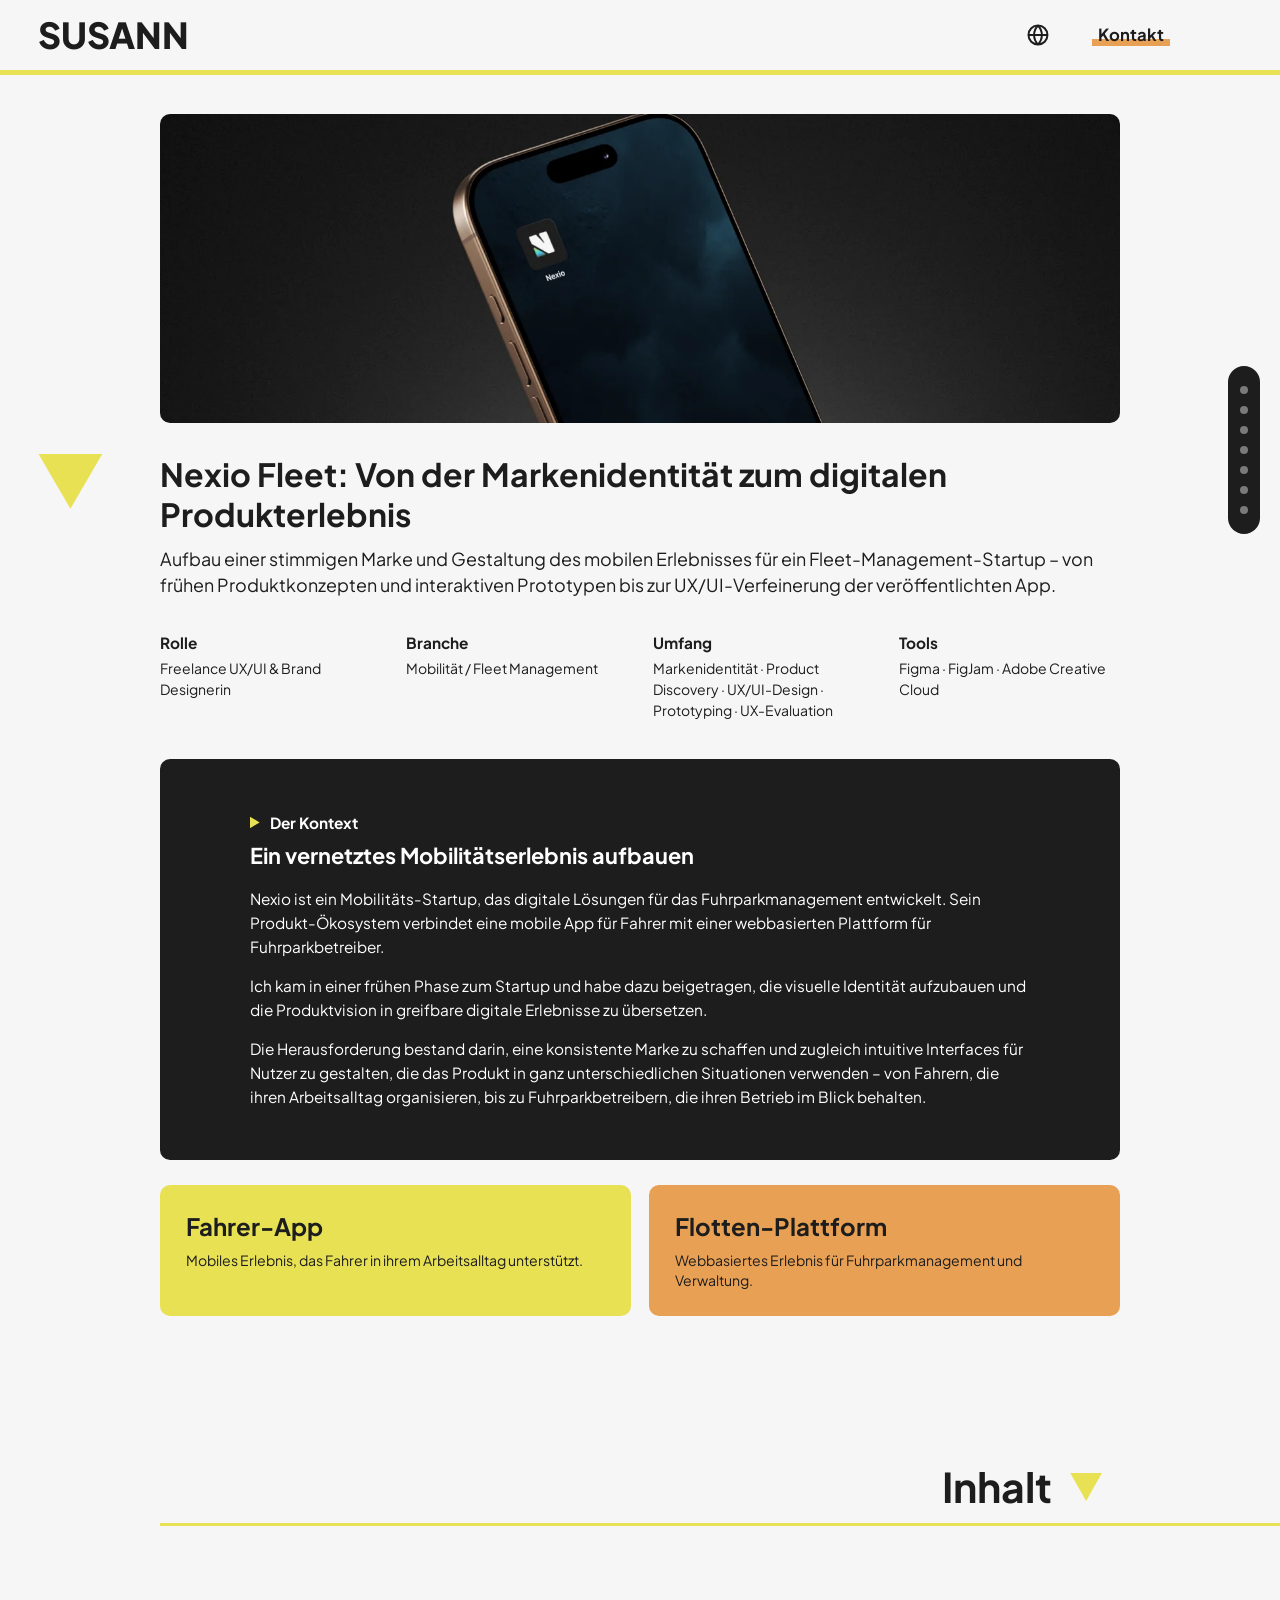
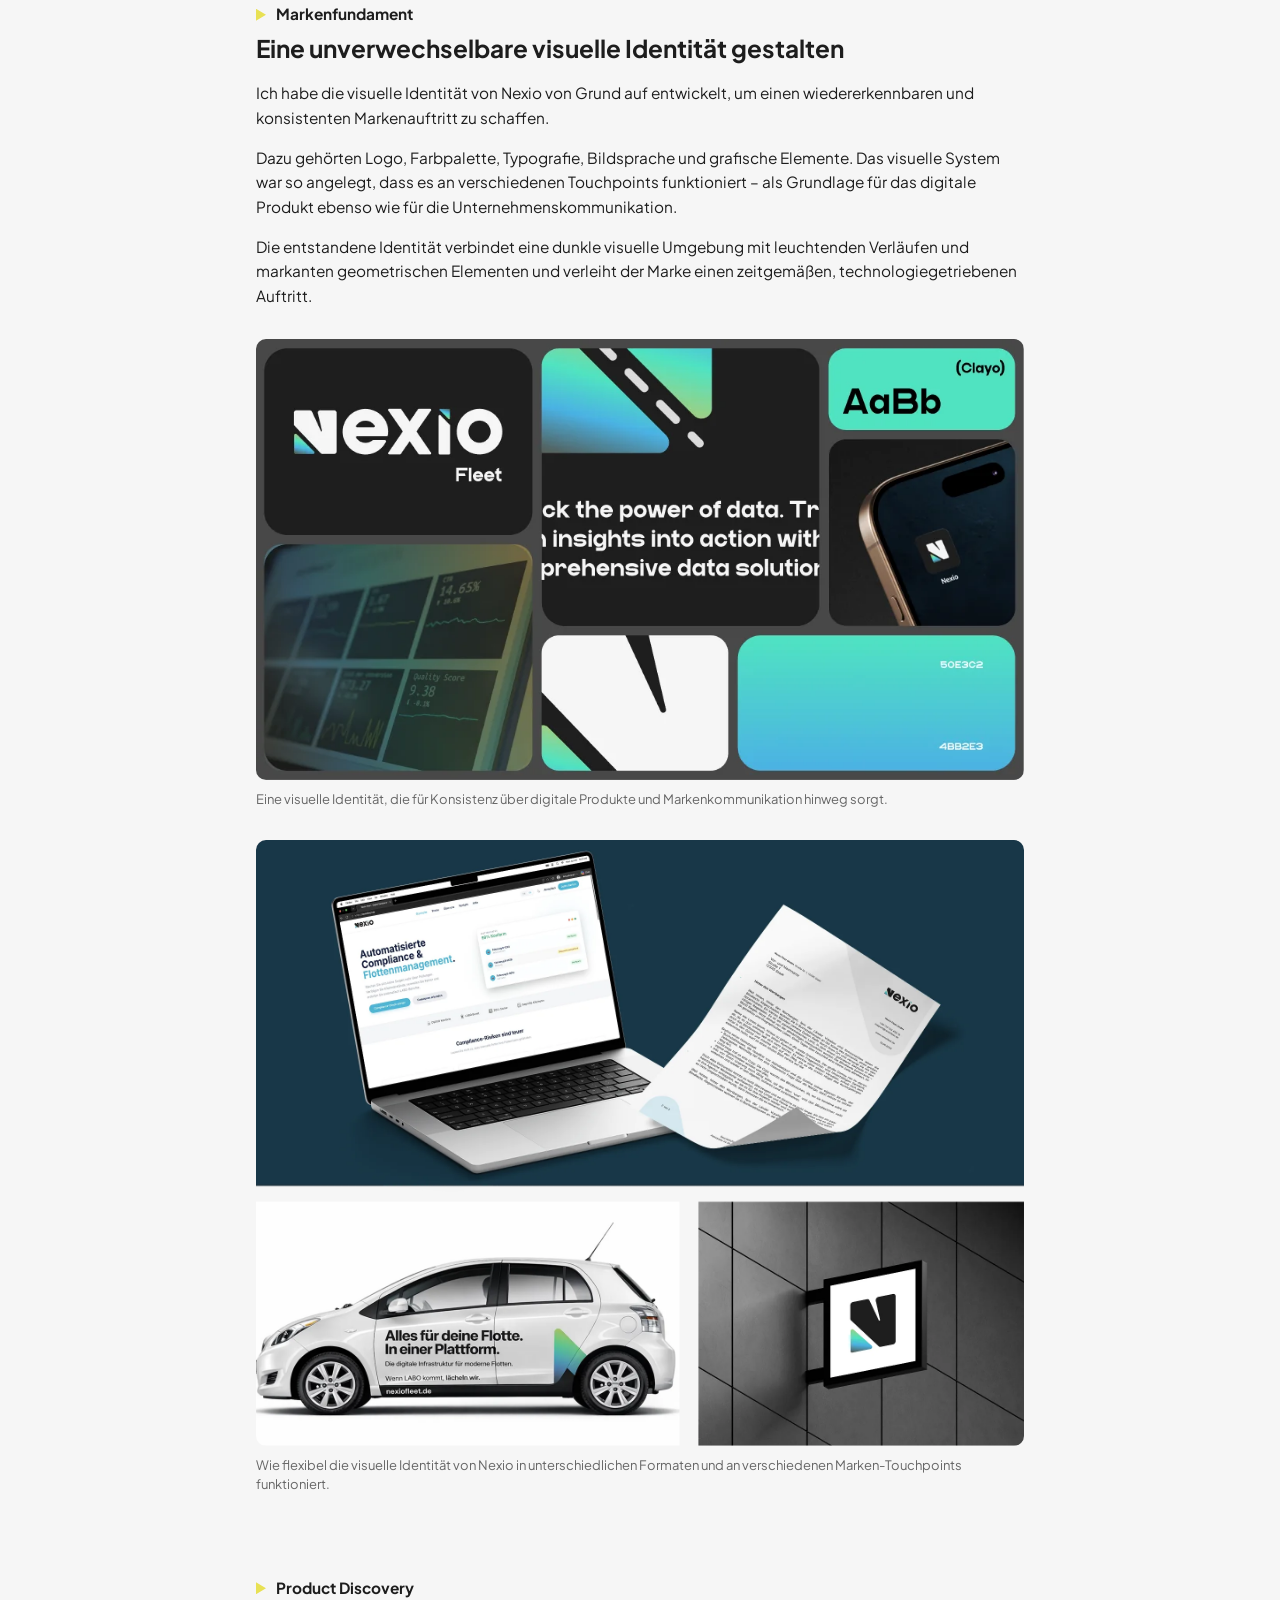
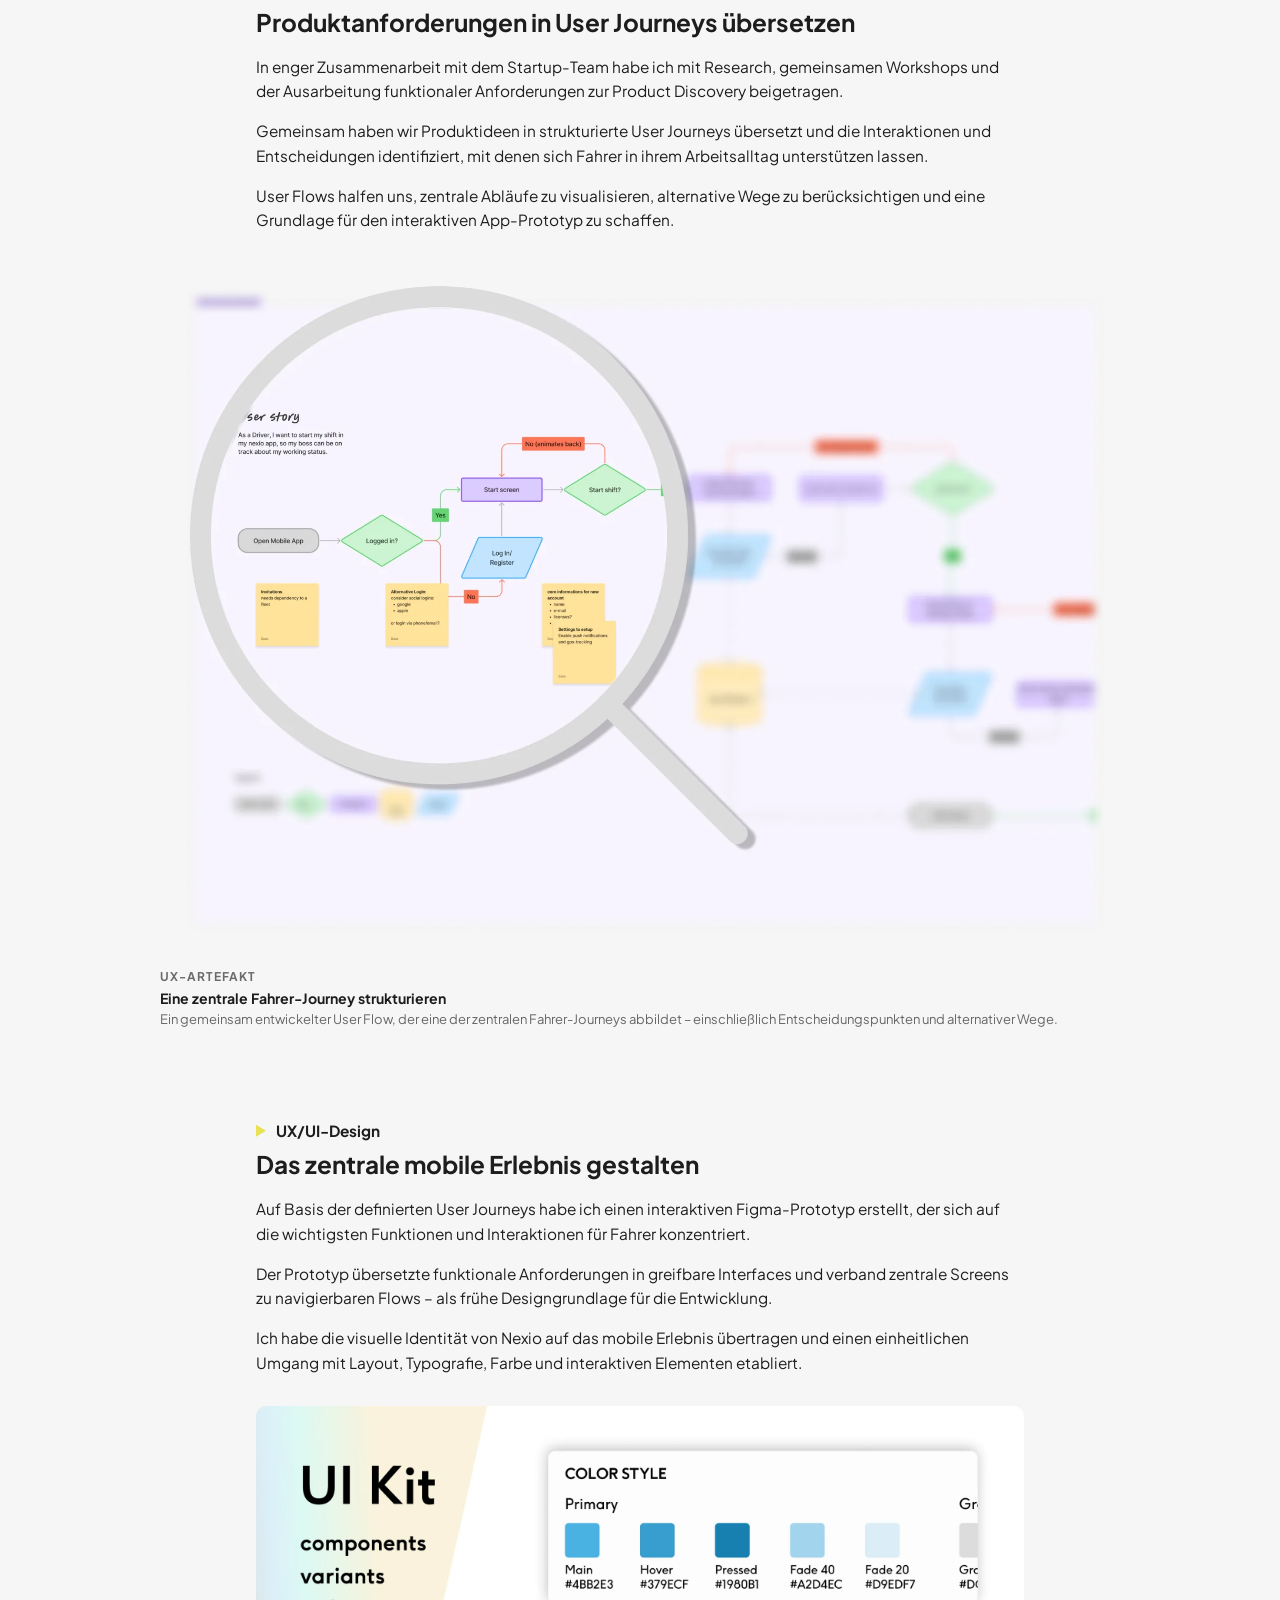
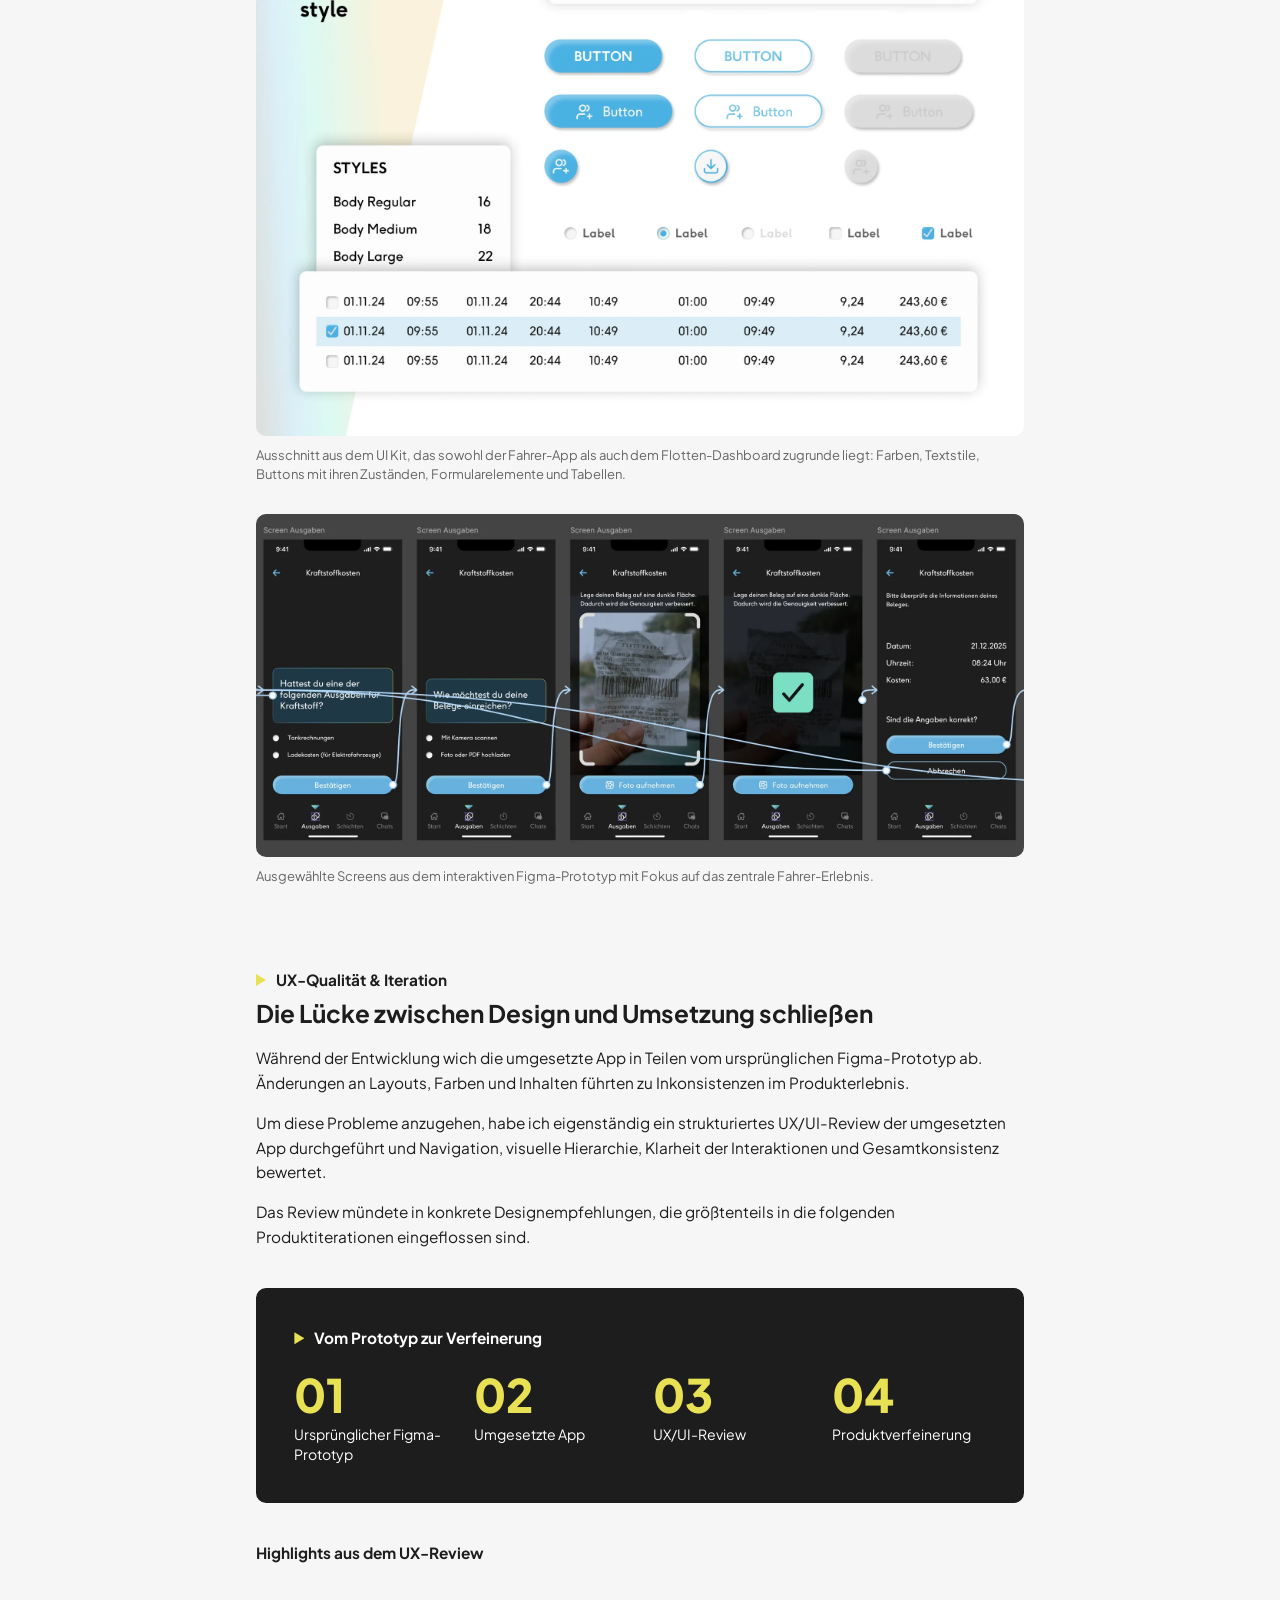
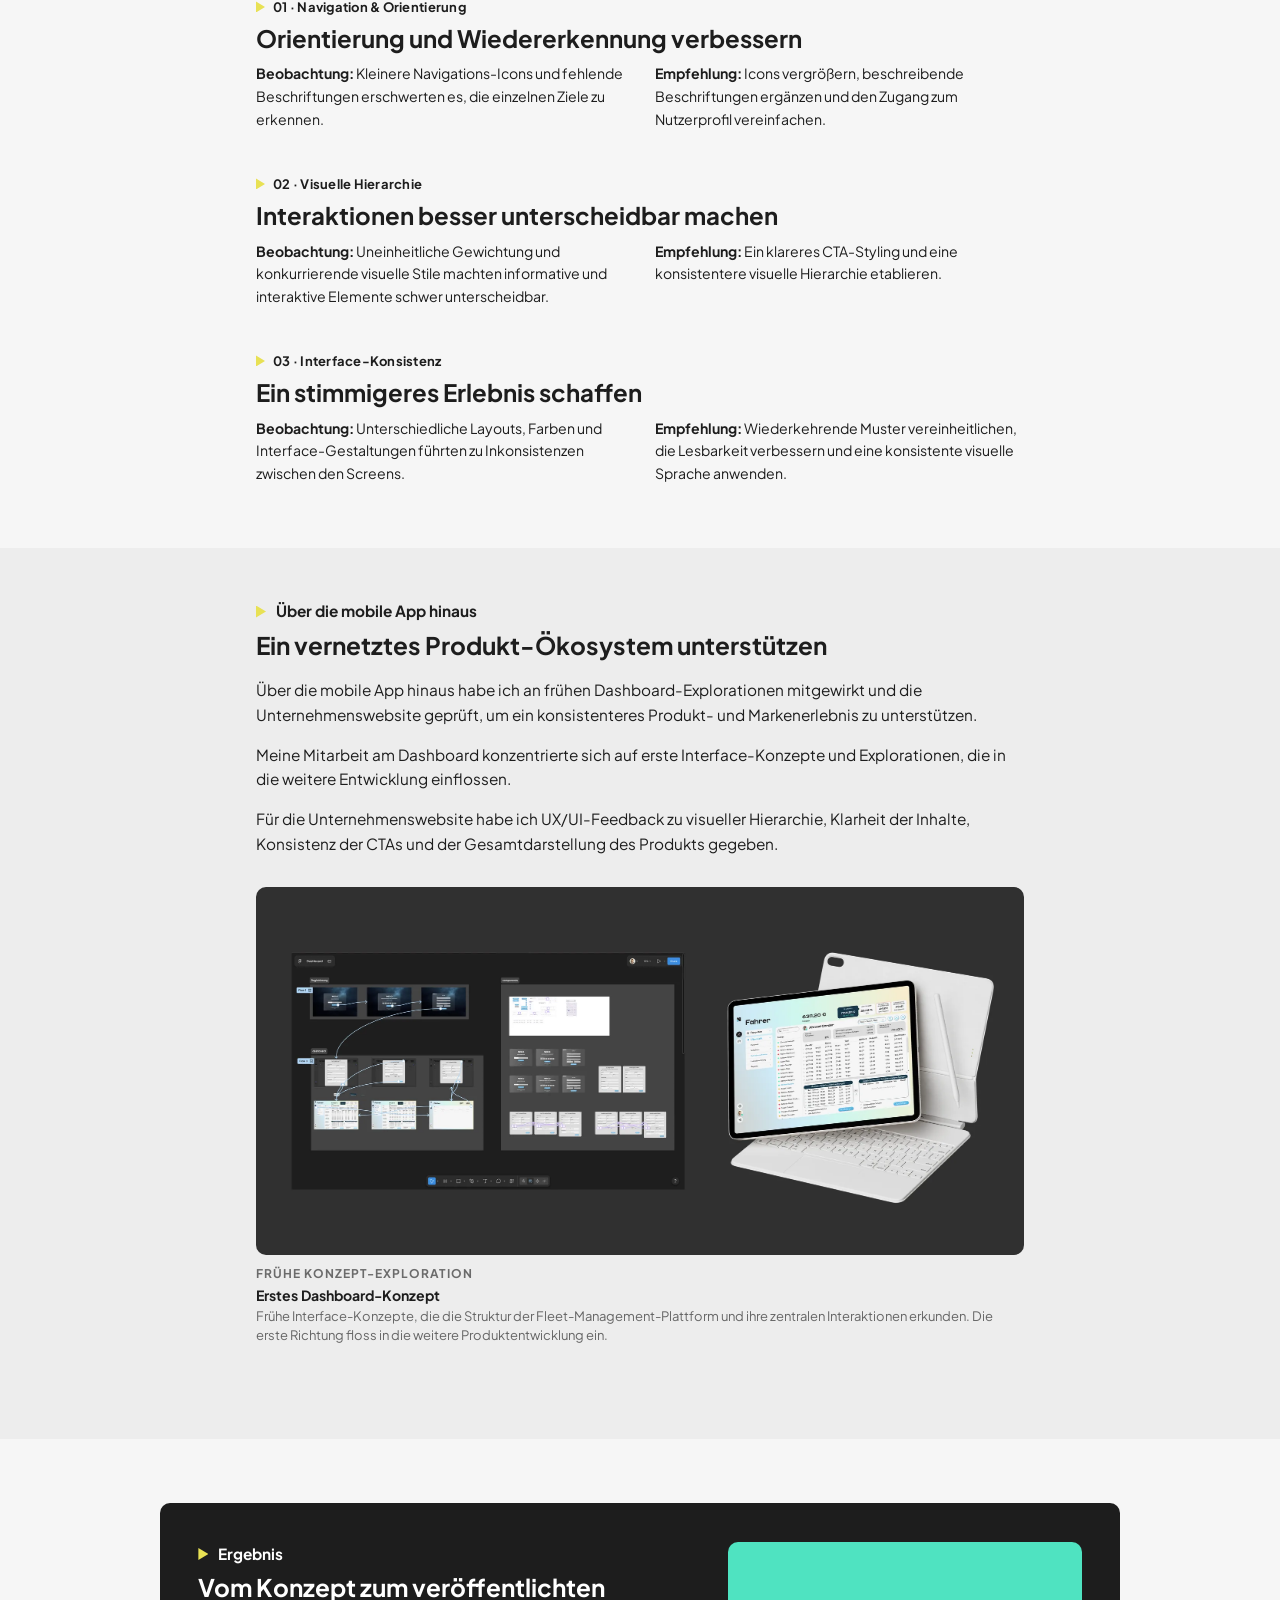
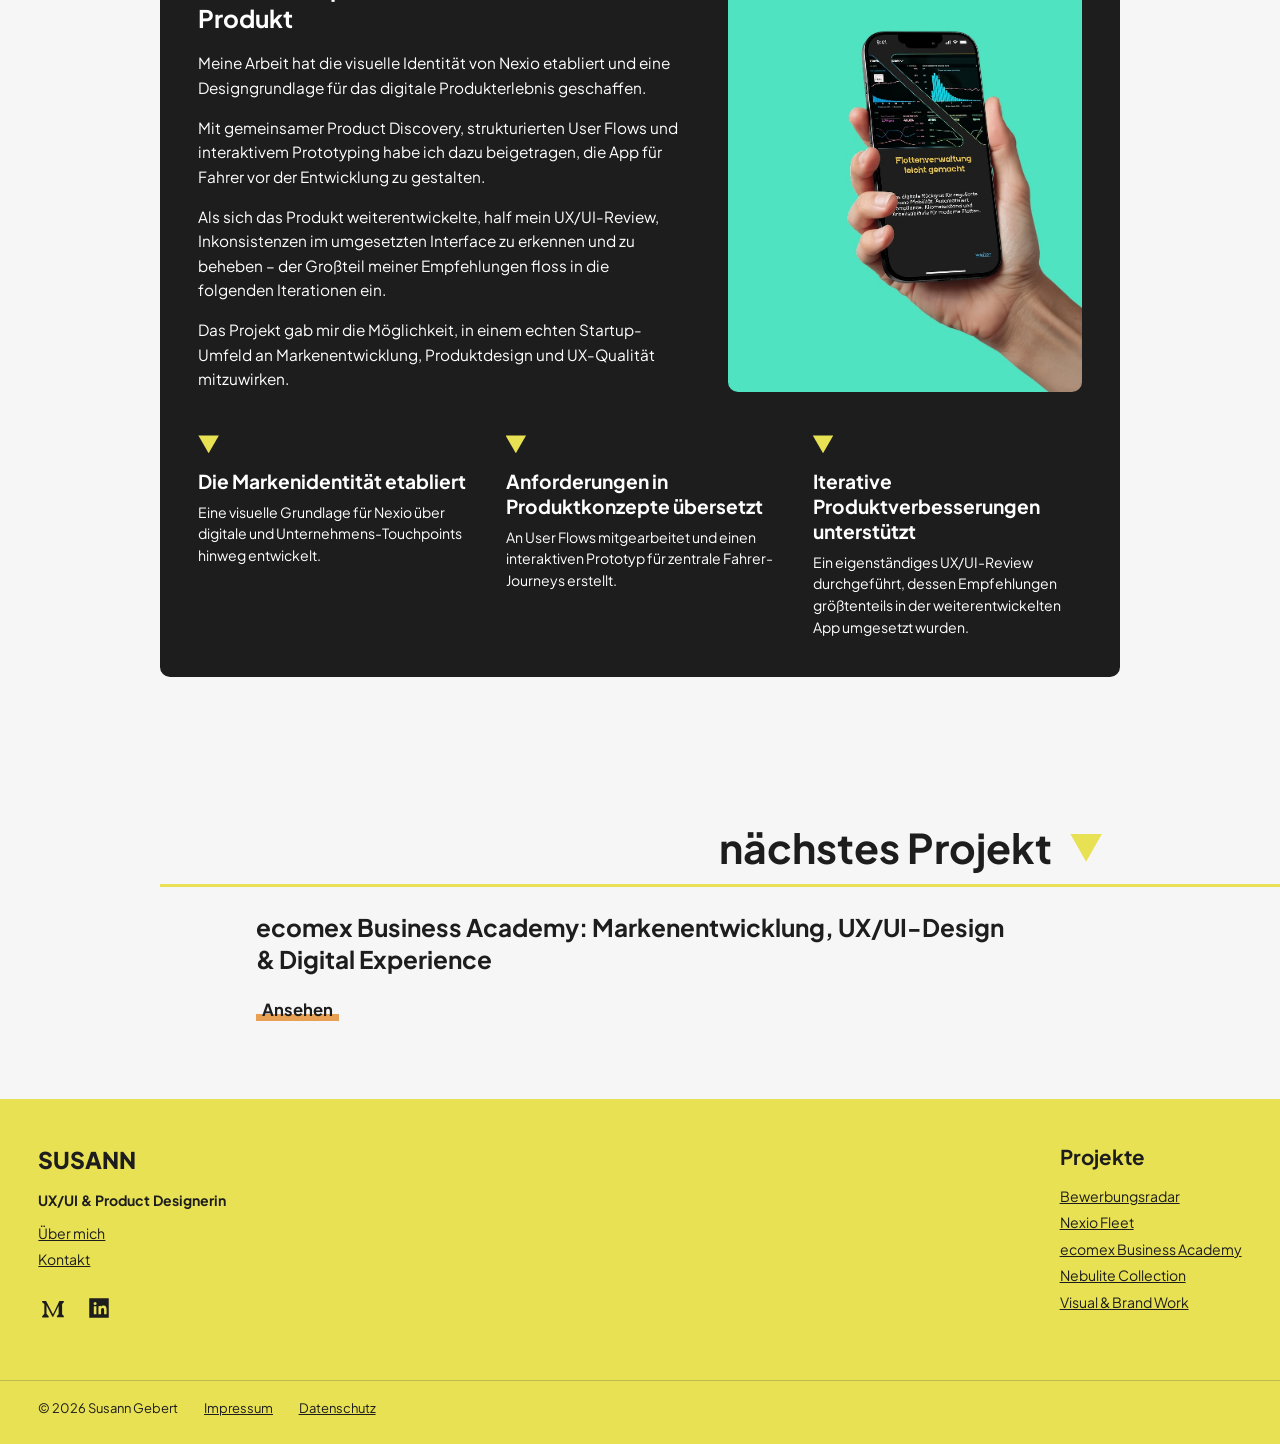
<file: cs-nexio.html>
<!DOCTYPE html>
<html lang="de">
<head>
<meta charset="utf-8">
<meta name="viewport" content="width=device-width, initial-scale=1, viewport-fit=cover">
<title data-i18n="meta.nexio.title">Nexio Fleet | Markenidentität &amp; UX/UI Design – Susann Gebert</title>
<meta name="description" content="Nexio Fleet Case Study: Markenidentität, Product Discovery, Prototyping und UX/UI-Optimierung für eine mobile Fleet-Management-App." data-i18n-content="meta.nexio.desc">
<link rel="canonical" href="https://susanngebert.com/cs-nexio.html">
<!-- Social Sharing: Open Graph & Twitter Card. Die Texte wechseln mit der Sprache (js/i18n.js, "meta.*").
     Vorschaubild: images/og-image.jpg (Porträt, 1200 × 630 px – das Format, das LinkedIn & Co. erwarten). -->
<meta property="og:type" content="website">
<meta property="og:site_name" content="Susann Gebert">
<meta property="og:locale" content="de_DE" data-i18n-content="meta.locale">
<meta property="og:url" content="https://susanngebert.com/cs-nexio.html">
<meta property="og:title" content="Nexio Fleet | Markenidentität &amp; UX/UI Design – Susann Gebert" data-i18n-content="meta.nexio.title">
<meta property="og:description" content="Nexio Fleet Case Study: Markenidentität, Product Discovery, Prototyping und UX/UI-Optimierung für eine mobile Fleet-Management-App." data-i18n-content="meta.nexio.desc">
<meta property="og:image" content="https://susanngebert.com/images/og-image.jpg">
<meta property="og:image:type" content="image/jpeg">
<meta property="og:image:width" content="1200">
<meta property="og:image:height" content="630">
<meta property="og:image:alt" content="Porträt von Susann Gebert" data-i18n-content="meta.image.alt">
<meta name="twitter:card" content="summary_large_image">
<meta name="twitter:title" content="Nexio Fleet | Markenidentität &amp; UX/UI Design – Susann Gebert" data-i18n-content="meta.nexio.title">
<meta name="twitter:description" content="Nexio Fleet Case Study: Markenidentität, Product Discovery, Prototyping und UX/UI-Optimierung für eine mobile Fleet-Management-App." data-i18n-content="meta.nexio.desc">
<meta name="twitter:image" content="https://susanngebert.com/images/og-image.jpg">
<meta name="twitter:image:alt" content="Porträt von Susann Gebert" data-i18n-content="meta.image.alt">
<link rel="icon" href="favicon.svg?v=2" type="image/svg+xml">
<link rel="icon" href="favicon.ico?v=2" sizes="48x48">
<link rel="apple-touch-icon" href="apple-touch-icon.png">
<link rel="stylesheet" href="css/style.css?v=210">
<!-- Besucherstatistik: Umami (ohne Cookies), zählt nur auf susanngebert.com -->
<script defer src="https://cloud.umami.is/script.js" data-website-id="f222214b-0634-4848-a78e-f9d0a3985930" data-domains="susanngebert.com"></script>
</head>
<body>
<!-- Tastatur: erster Tab-Stopp, springt direkt zum Inhalt -->
<a class="skip-link" href="#main"><span data-only="de">Zum Inhalt springen</span><span data-only="en">Skip to content</span></a>

<!-- ================= HEADER ================= -->
<header class="topbar">
  <div class="wrap">
    <a class="logo" href="/">SUSANN</a>
    <div class="meta">
      <div class="lang" data-active="de">
        <button class="lang-toggle" type="button" aria-expanded="false" aria-controls="lang-menu" aria-label="Sprache wählen / Choose language">
          <svg viewBox="0 0 24 24" aria-hidden="true"><circle cx="12" cy="12" r="9.5"/><path d="M2.5 12h19M12 2.5c2.6 2.7 3.9 5.9 3.9 9.5s-1.3 6.8-3.9 9.5M12 2.5C9.4 5.2 8.1 8.4 8.1 12s1.3 6.8 3.9 9.5"/></svg>
        </button>
        <div class="lang-menu" id="lang-menu" hidden>
          <button type="button" data-lang="de" aria-pressed="true">DE</button>
          <button type="button" data-lang="en" aria-pressed="false">EN</button>
        </div>
      </div>
      <a class="meta-link btn-view" href="contact.html" data-i18n="nav.contact">Kontakt</a>
      <button class="burger" type="button" aria-controls="menu" aria-expanded="false" data-i18n-aria="nav.open" aria-label="Menü öffnen">
        <span></span><span></span><span></span>
      </button>
    </div>
  </div>
</header>

<!--
  Texte: Jeder Absatz steht zweimal im Code – einmal mit data-only="de", einmal mit data-only="en".
  Es wird immer nur die Version der gewählten Sprache angezeigt.

  Bilder: Die grauen Kästen (class="cs-ph") sind Platzhalter. Ersetze sie später durch
  <img class="cs-img" src="images/…" width="…" height="…" alt="…">
  Die Zahl im Platzhalter ist die empfohlene Bildgröße in Pixeln.
-->

<main id="main" tabindex="-1" class="cs">
  <!--
    Nexio Fleet – Case Study.
    Bild-Platzhalter: Jeder graue Kasten trägt seine ID (z. B. NEXIO_BRAND_GUIDE) im Text und im
    Attribut data-placeholder. Zum Ersetzen den ganzen <div class="cs-ph …"> durch
    <img class="cs-img" src="images/…" width="…" height="…" alt="…"> austauschen.
  -->

  <!-- ================= 01 HERO ================= -->
  <section class="cs-hero">
    <div class="wrap">
      <img class="cs-img cs-hero-img" src="images/nexio-hero.webp?v=1" width="1460" height="678" alt="Smartphone mit dem Nexio-App-Icon auf dunklem Hintergrund" data-i18n-alt="nx.hero">
    </div>

    <div class="cs-hero-head">
    <span class="tri-down cs-hero-tri" aria-hidden="true"></span>
    <div class="wrap cs-hero-text">
      <h1 class="cs-title">
        <span data-only="de">Nexio Fleet: Von der Markenidentität zum digitalen Produkterlebnis</span>
        <span data-only="en">Nexio Fleet: From Brand Identity to Digital Product Experience</span>
      </h1>
      <p class="cs-lead" data-only="de">Aufbau einer stimmigen Marke und Gestaltung des mobilen Erlebnisses für ein Fleet-Management-Startup – von frühen Produktkonzepten und interaktiven Prototypen bis zur UX/UI-Verfeinerung der veröffentlichten App.</p>
      <p class="cs-lead" data-only="en">Building a cohesive brand and shaping the mobile experience for a fleet management startup — from early product concepts and interactive prototypes to UX/UI refinement of the launched application.</p>

      <dl class="cs-facts">
        <div>
          <dt><span data-only="de">Rolle</span><span data-only="en">Role</span></dt>
          <dd><span data-only="de">Freelance UX/UI &amp; Brand Designerin</span><span data-only="en">Freelance UX/UI &amp; Brand Designer</span></dd>
        </div>
        <div>
          <dt><span data-only="de">Branche</span><span data-only="en">Industry</span></dt>
          <dd><span data-only="de">Mobilität / Fleet Management</span><span data-only="en">Mobility / Fleet Management</span></dd>
        </div>
        <div>
          <dt><span data-only="de">Umfang</span><span data-only="en">Scope</span></dt>
          <dd><span data-only="de">Markenidentität · Product Discovery · UX/UI-Design · Prototyping · UX-Evaluation</span><span data-only="en">Brand Identity · Product Discovery · UX/UI Design · Prototyping · UX Evaluation</span></dd>
        </div>
        <div>
          <dt>Tools</dt>
          <dd>Figma · FigJam · Adobe Creative Cloud</dd>
        </div>
      </dl>

      <!-- ================= 02 CONTEXT & CHALLENGE ================= -->
      <div class="cs-challenge" data-scribble="hover">
        <p class="cs-eyebrow"><span data-only="de">Der Kontext</span><span data-only="en">The context</span></p>
        <h2><span data-only="de">Ein vernetztes Mobilitätserlebnis aufbauen</span><span data-only="en">Building a connected mobility experience</span></h2>
        <p data-only="de">Nexio ist ein Mobilitäts-Startup, das digitale Lösungen für das Fuhrparkmanagement entwickelt. Sein Produkt-Ökosystem verbindet eine mobile App für Fahrer mit einer webbasierten Plattform für Fuhrparkbetreiber.</p>
        <p data-only="en">Nexio is a mobility startup developing digital solutions for fleet management. Its product ecosystem connects a mobile application for drivers with a web-based platform for fleet operators.</p>
        <p data-only="de">Ich kam in einer frühen Phase zum Startup und habe dazu beigetragen, die visuelle Identität aufzubauen und die Produktvision in greifbare digitale Erlebnisse zu übersetzen.</p>
        <p data-only="en">Joining the startup at an early stage, I contributed to establishing its visual identity and translating the product vision into tangible digital experiences.</p>
        <p data-only="de">Die Herausforderung bestand darin, eine konsistente Marke zu schaffen und zugleich intuitive Interfaces für Nutzer zu gestalten, die das Produkt in ganz unterschiedlichen Situationen verwenden – von Fahrern, die ihren Arbeitsalltag organisieren, bis zu Fuhrparkbetreibern, die ihren Betrieb im Blick behalten.</p>
        <p data-only="en">The challenge was to create a consistent brand while shaping intuitive interfaces for users who interact with the product in different contexts — from drivers managing their daily activities to fleet operators overseeing their operations.</p>
      </div>

      <div class="cs-themes cs-themes-2">
        <div class="cs-theme cs-theme-yellow">
          <h3><span data-only="de">Fahrer-App</span><span data-only="en">Driver App</span></h3>
          <p data-only="de">Mobiles Erlebnis, das Fahrer in ihrem Arbeitsalltag unterstützt.</p>
          <p data-only="en">Mobile experience supporting drivers in their day-to-day activities.</p>
        </div>
        <div class="cs-theme cs-theme-orange">
          <h3><span data-only="de">Flotten-Plattform</span><span data-only="en">Fleet Platform</span></h3>
          <p data-only="de">Webbasiertes Erlebnis für Fuhrparkmanagement und Verwaltung.</p>
          <p data-only="en">Web-based experience for fleet management and administration.</p>
        </div>
      </div>
    </div>
    </div>
  </section>

  <!-- ================= INHALT ================= -->
  <div class="wrap">
    <div class="sec-head cs-content-head">
      <h2><span data-only="de">Inhalt</span><span data-only="en">content</span></h2>
      <span class="tri-down" aria-hidden="true"></span>
    </div>
  </div>

  <div class="cs-col">
    <!-- ================= 03 BRAND IDENTITY ================= -->
    <section class="cs-sec">
      <p class="cs-eyebrow"><span data-only="de">Markenfundament</span><span data-only="en">Brand foundation</span></p>
      <h2><span data-only="de">Eine unverwechselbare visuelle Identität gestalten</span><span data-only="en">Creating a distinctive visual identity</span></h2>
      <p data-only="de">Ich habe die visuelle Identität von Nexio von Grund auf entwickelt, um einen wiedererkennbaren und konsistenten Markenauftritt zu schaffen.</p>
      <p data-only="en">Starting from the ground up, I developed Nexio’s visual identity to establish a recognizable and consistent brand presence.</p>
      <p data-only="de">Dazu gehörten Logo, Farbpalette, Typografie, Bildsprache und grafische Elemente. Das visuelle System war so angelegt, dass es an verschiedenen Touchpoints funktioniert – als Grundlage für das digitale Produkt ebenso wie für die Unternehmenskommunikation.</p>
      <p data-only="en">This included the logo, color palette, typography, imagery and graphic elements. The visual system was designed to work across different touchpoints, providing a foundation for the digital product as well as corporate communication.</p>
      <p data-only="de">Die entstandene Identität verbindet eine dunkle visuelle Umgebung mit leuchtenden Verläufen und markanten geometrischen Elementen und verleiht der Marke einen zeitgemäßen, technologiegetriebenen Auftritt.</p>
      <p data-only="en">The resulting identity combines a dark visual environment with vibrant gradients and distinctive geometric elements, giving the brand a contemporary, technology-driven appearance.</p>

      <figure class="cs-fig">
        <img class="cs-img" src="images/nexio-brand-guide.webp" width="988" height="567" loading="lazy" alt="Nexio Brand Guide: Logo, Schrift, Farben, Verläufe, Bildwelt und grafische Elemente" data-i18n-alt="nx.brand">
        <figcaption><span data-only="de">Eine visuelle Identität, die für Konsistenz über digitale Produkte und Markenkommunikation hinweg sorgt.</span><span data-only="en">A visual identity designed to create consistency across digital products and brand communication.</span></figcaption>
      </figure>
      <figure class="cs-fig">
        <img class="cs-img" src="images/nexio-brand-applications.webp" width="1736" height="1372" loading="lazy" alt="Nexio-Markenanwendungen: Website auf einem Laptop, Briefpapier, Fahrzeugbeschriftung und Firmenschild" data-i18n-alt="nx.apps">
        <figcaption><span data-only="de">Wie flexibel die visuelle Identität von Nexio in unterschiedlichen Formaten und an verschiedenen Marken-Touchpoints funktioniert.</span><span data-only="en">Exploring the flexibility of Nexio’s visual identity across different formats and brand touchpoints.</span></figcaption>
      </figure>
    </section>

    <!-- ================= 04 PRODUCT DISCOVERY ================= -->
    <section class="cs-sec">
      <p class="cs-eyebrow">Product Discovery</p>
      <h2><span data-only="de">Produktanforderungen in User Journeys übersetzen</span><span data-only="en">Translating product requirements into user journeys</span></h2>
      <p data-only="de">In enger Zusammenarbeit mit dem Startup-Team habe ich mit Research, gemeinsamen Workshops und der Ausarbeitung funktionaler Anforderungen zur Product Discovery beigetragen.</p>
      <p data-only="en">Working closely with the startup team, I contributed to product discovery through research, collaborative workshops and the exploration of functional requirements.</p>
      <p data-only="de">Gemeinsam haben wir Produktideen in strukturierte User Journeys übersetzt und die Interaktionen und Entscheidungen identifiziert, mit denen sich Fahrer in ihrem Arbeitsalltag unterstützen lassen.</p>
      <p data-only="en">Together, we translated product ideas into structured user journeys, identifying the interactions and decisions needed to support drivers throughout their daily activities.</p>
      <p data-only="de">User Flows halfen uns, zentrale Abläufe zu visualisieren, alternative Wege zu berücksichtigen und eine Grundlage für den interaktiven App-Prototyp zu schaffen.</p>
      <p data-only="en">User flows helped us visualize key processes, consider alternative paths and establish a foundation for the interactive app prototype.</p>
    </section>
  </div>

  <!-- Großer Bildbereich (75 %), damit der User Flow lesbar bleibt -->
  <div class="wrap">
    <figure class="cs-fig cs-fig-wide">
      <img class="cs-img" src="images/nexio-user-flow.webp" width="1828" height="1308" loading="lazy" alt="User Flow der Nexio-App: Schichtbeginn eines Fahrers mit Entscheidungspunkten und alternativen Wegen" data-i18n-alt="nx.flow">
      <figcaption>
        <span class="cs-fig-label"><span data-only="de">UX-Artefakt</span><span data-only="en">UX artifact</span></span>
        <strong><span data-only="de">Eine zentrale Fahrer-Journey strukturieren</span><span data-only="en">Structuring a core driver journey</span></strong>
        <span data-only="de">Ein gemeinsam entwickelter User Flow, der eine der zentralen Fahrer-Journeys abbildet – einschließlich Entscheidungspunkten und alternativer Wege.</span>
        <span data-only="en">A collaboratively developed user flow mapping one of the core driver journeys, including decision points and alternative paths.</span>
      </figcaption>
    </figure>
  </div>

  <div class="cs-col">
    <!-- ================= 05 MOBILE APP DESIGN & PROTOTYPING ================= -->
    <section class="cs-sec">
      <p class="cs-eyebrow"><span data-only="de">UX/UI-Design</span><span data-only="en">UX/UI design</span></p>
      <h2><span data-only="de">Das zentrale mobile Erlebnis gestalten</span><span data-only="en">Designing the core mobile experience</span></h2>
      <p data-only="de">Auf Basis der definierten User Journeys habe ich einen interaktiven Figma-Prototyp erstellt, der sich auf die wichtigsten Funktionen und Interaktionen für Fahrer konzentriert.</p>
      <p data-only="en">Based on the defined user journeys, I created an interactive Figma prototype focusing on the main driver-facing features and interactions.</p>
      <p data-only="de">Der Prototyp übersetzte funktionale Anforderungen in greifbare Interfaces und verband zentrale Screens zu navigierbaren Flows – als frühe Designgrundlage für die Entwicklung.</p>
      <p data-only="en">The prototype translated functional requirements into tangible interfaces and connected key screens into navigable flows, providing an early design foundation for development.</p>
      <p data-only="de">Ich habe die visuelle Identität von Nexio auf das mobile Erlebnis übertragen und einen einheitlichen Umgang mit Layout, Typografie, Farbe und interaktiven Elementen etabliert.</p>
      <p data-only="en">I applied Nexio’s visual identity to the mobile experience, establishing a consistent approach to layout, typography, color and interactive elements.</p>

      <figure class="cs-fig">
        <img class="cs-img" src="images/nexio-ui-kit.webp" width="2000" height="1640" loading="lazy" alt="Ausschnitt aus dem Nexio UI Kit: Farbpalette, Textstile, Buttons in verschiedenen Zuständen, Radio-Buttons, Checkboxen und eine Datentabelle" data-i18n-alt="nx.uikit">
        <figcaption><span data-only="de">Ausschnitt aus dem UI Kit, das sowohl der Fahrer-App als auch dem Flotten-Dashboard zugrunde liegt: Farben, Textstile, Buttons mit ihren Zuständen, Formularelemente und Tabellen.</span><span data-only="en">Excerpt from the UI kit underlying both the driver app and the fleet dashboard: colors, text styles, buttons and their states, form elements and tables.</span></figcaption>
      </figure>

      <figure class="cs-fig">
        <img class="cs-img" src="images/nexio-prototype.webp" width="2000" height="892" loading="lazy" alt="Verbundene Screens aus dem Figma-Prototyp der Nexio-App: Kraftstoffkosten erfassen und Beleg scannen" data-i18n-alt="nx.proto">
        <figcaption><span data-only="de">Ausgewählte Screens aus dem interaktiven Figma-Prototyp mit Fokus auf das zentrale Fahrer-Erlebnis.</span><span data-only="en">Selected screens from the interactive Figma prototype, focusing on the core driver experience.</span></figcaption>
      </figure>
    </section>

    <!-- ================= 06 UX EVALUATION & DESIGN ITERATION ================= -->
    <section class="cs-sec">
      <p class="cs-eyebrow"><span data-only="de">UX-Qualität &amp; Iteration</span><span data-only="en">UX quality &amp; iteration</span></p>
      <h2><span data-only="de">Die Lücke zwischen Design und Umsetzung schließen</span><span data-only="en">Bridging the gap between design and implementation</span></h2>
      <p data-only="de">Während der Entwicklung wich die umgesetzte App in Teilen vom ursprünglichen Figma-Prototyp ab. Änderungen an Layouts, Farben und Inhalten führten zu Inkonsistenzen im Produkterlebnis.</p>
      <p data-only="en">As the application evolved during development, parts of the implemented interface diverged from the original Figma prototype. Changes to layouts, colors and content introduced inconsistencies across the product experience.</p>
      <p data-only="de">Um diese Probleme anzugehen, habe ich eigenständig ein strukturiertes UX/UI-Review der umgesetzten App durchgeführt und Navigation, visuelle Hierarchie, Klarheit der Interaktionen und Gesamtkonsistenz bewertet.</p>
      <p data-only="en">To address these issues, I independently conducted a structured UX/UI review of the implemented app, evaluating its navigation, visual hierarchy, interaction clarity and overall consistency.</p>
      <p data-only="de">Das Review mündete in konkrete Designempfehlungen, die größtenteils in die folgenden Produktiterationen eingeflossen sind.</p>
      <p data-only="en">The review resulted in actionable design recommendations, which were largely incorporated into subsequent product iterations.</p>

      <!-- Abfolge: kein Vorher/Nachher, sondern vier Schritte -->
      <div class="cs-darkbox cs-inputs">
        <p class="cs-eyebrow"><span data-only="de">Vom Prototyp zur Verfeinerung</span><span data-only="en">From prototype to refinement</span></p>
        <ol class="cs-stats cs-steps">
          <li><span class="cs-step-no" aria-hidden="true">01</span><span><span data-only="de">Ursprünglicher Figma-Prototyp</span><span data-only="en">Original Figma prototype</span></span></li>
          <li><span class="cs-step-no" aria-hidden="true">02</span><span><span data-only="de">Umgesetzte App</span><span data-only="en">Implemented application</span></span></li>
          <li><span class="cs-step-no" aria-hidden="true">03</span><span><span data-only="de">UX/UI-Review</span><span data-only="en">UX/UI review</span></span></li>
          <li><span class="cs-step-no" aria-hidden="true">04</span><span><span data-only="de">Produktverfeinerung</span><span data-only="en">Product refinement</span></span></li>
        </ol>
      </div>

      <p class="cs-listhead" data-only="de">Highlights aus dem UX-Review</p>
      <p class="cs-listhead" data-only="en">UX review highlights</p>
      <div class="cs-themes cs-review">
        <div class="cs-theme cs-theme-yellow">
          <p class="cs-theme-no"><span data-only="de">01 · Navigation &amp; Orientierung</span><span data-only="en">01 · Navigation &amp; orientation</span></p>
          <h3><span data-only="de">Orientierung und Wiedererkennung verbessern</span><span data-only="en">Improving orientation and recognition</span></h3>
          <p><b><span data-only="de">Beobachtung:</span><span data-only="en">Observation:</span></b> <span data-only="de">Kleinere Navigations-Icons und fehlende Beschriftungen erschwerten es, die einzelnen Ziele zu erkennen.</span><span data-only="en">Smaller navigation icons and missing labels made it harder to recognize individual destinations.</span></p>
          <p><b><span data-only="de">Empfehlung:</span><span data-only="en">Recommendation:</span></b> <span data-only="de">Icons vergrößern, beschreibende Beschriftungen ergänzen und den Zugang zum Nutzerprofil vereinfachen.</span><span data-only="en">Increase icon size, introduce descriptive labels and simplify access to the user profile.</span></p>
        </div>
        <div class="cs-theme cs-theme-orange">
          <p class="cs-theme-no"><span data-only="de">02 · Visuelle Hierarchie</span><span data-only="en">02 · Visual hierarchy</span></p>
          <h3><span data-only="de">Interaktionen besser unterscheidbar machen</span><span data-only="en">Making interactions more distinguishable</span></h3>
          <p><b><span data-only="de">Beobachtung:</span><span data-only="en">Observation:</span></b> <span data-only="de">Uneinheitliche Gewichtung und konkurrierende visuelle Stile machten informative und interaktive Elemente schwer unterscheidbar.</span><span data-only="en">Inconsistent emphasis and competing visual styles reduced clarity between informational and interactive elements.</span></p>
          <p><b><span data-only="de">Empfehlung:</span><span data-only="en">Recommendation:</span></b> <span data-only="de">Ein klareres CTA-Styling und eine konsistentere visuelle Hierarchie etablieren.</span><span data-only="en">Establish clearer CTA styling and a more consistent visual hierarchy.</span></p>
        </div>
        <div class="cs-theme cs-theme-gold">
          <p class="cs-theme-no"><span data-only="de">03 · Interface-Konsistenz</span><span data-only="en">03 · Interface consistency</span></p>
          <h3><span data-only="de">Ein stimmigeres Erlebnis schaffen</span><span data-only="en">Creating a more coherent experience</span></h3>
          <p><b><span data-only="de">Beobachtung:</span><span data-only="en">Observation:</span></b> <span data-only="de">Unterschiedliche Layouts, Farben und Interface-Gestaltungen führten zu Inkonsistenzen zwischen den Screens.</span><span data-only="en">Different layouts, colors and interface treatments created inconsistencies across screens.</span></p>
          <p><b><span data-only="de">Empfehlung:</span><span data-only="en">Recommendation:</span></b> <span data-only="de">Wiederkehrende Muster vereinheitlichen, die Lesbarkeit verbessern und eine konsistente visuelle Sprache anwenden.</span><span data-only="en">Standardize recurring patterns, improve readability and apply a consistent visual language.</span></p>
        </div>
      </div>

    </section>
  </div>

  <!-- ================= 07 EXTENDING THE PRODUCT EXPERIENCE (graues Band) ================= -->
  <div class="cs-band">
    <div class="cs-col">
      <section class="cs-sec">
        <p class="cs-eyebrow"><span data-only="de">Über die mobile App hinaus</span><span data-only="en">Beyond the mobile app</span></p>
        <h2><span data-only="de">Ein vernetztes Produkt-Ökosystem unterstützen</span><span data-only="en">Supporting a connected product ecosystem</span></h2>
        <p data-only="de">Über die mobile App hinaus habe ich an frühen Dashboard-Explorationen mitgewirkt und die Unternehmenswebsite geprüft, um ein konsistenteres Produkt- und Markenerlebnis zu unterstützen.</p>
        <p data-only="en">Beyond the mobile application, I contributed to early dashboard explorations and reviewed the corporate website to support a more consistent product and brand experience.</p>
        <p data-only="de">Meine Mitarbeit am Dashboard konzentrierte sich auf erste Interface-Konzepte und Explorationen, die in die weitere Entwicklung einflossen.</p>
        <p data-only="en">My dashboard involvement focused on initial interface concepts and explorations that informed further development.</p>
        <p data-only="de">Für die Unternehmenswebsite habe ich UX/UI-Feedback zu visueller Hierarchie, Klarheit der Inhalte, Konsistenz der CTAs und der Gesamtdarstellung des Produkts gegeben.</p>
        <p data-only="en">For the corporate website, I provided UX/UI feedback addressing visual hierarchy, content clarity, CTA consistency and the overall presentation of the product.</p>

        <figure class="cs-fig">
          <img class="cs-img" src="images/nexio-dashboard-concept.webp" width="2000" height="959" loading="lazy" alt="Frühes Dashboard-Konzept: Figma-Canvas mit verbundenen Flows und Komponenten, daneben ein Tablet mit der Fahrer-Übersicht" data-i18n-alt="nx.dash">
          <figcaption>
            <span class="cs-fig-label"><span data-only="de">Frühe Konzept-Exploration</span><span data-only="en">Early concept exploration</span></span>
            <strong><span data-only="de">Erstes Dashboard-Konzept</span><span data-only="en">Initial Dashboard Concept</span></strong>
            <span data-only="de">Frühe Interface-Konzepte, die die Struktur der Fleet-Management-Plattform und ihre zentralen Interaktionen erkunden. Die erste Richtung floss in die weitere Produktentwicklung ein.</span>
            <span data-only="en">Early interface concepts exploring the structure of the fleet management platform and its key interactions. The initial direction informed subsequent product development.</span>
          </figcaption>
        </figure>
      </section>
    </div>
  </div>

  <!-- ================= 08 OUTCOME & REFLECTION ================= -->
  <section class="wrap cs-outcome-wrap">
    <div class="cs-darkbox">
      <!-- Text 60 % | Bild 40 % -->
      <div class="cs-split">
        <div>
          <p class="cs-eyebrow"><span data-only="de">Ergebnis</span><span data-only="en">Outcome</span></p>
          <h2><span data-only="de">Vom Konzept zum veröffentlichten Produkt</span><span data-only="en">From concept to a launched product</span></h2>
          <p data-only="de">Meine Arbeit hat die visuelle Identität von Nexio etabliert und eine Designgrundlage für das digitale Produkterlebnis geschaffen.</p>
          <p data-only="en">My work helped establish Nexio’s visual identity and provided a design foundation for its digital product experience.</p>
          <p data-only="de">Mit gemeinsamer Product Discovery, strukturierten User Flows und interaktivem Prototyping habe ich dazu beigetragen, die App für Fahrer vor der Entwicklung zu gestalten.</p>
          <p data-only="en">Through collaborative product discovery, structured user flows and interactive prototyping, I contributed to shaping the driver-facing application before development.</p>
          <p data-only="de">Als sich das Produkt weiterentwickelte, half mein UX/UI-Review, Inkonsistenzen im umgesetzten Interface zu erkennen und zu beheben – der Großteil meiner Empfehlungen floss in die folgenden Iterationen ein.</p>
          <p data-only="en">As the product evolved, my UX/UI review helped identify and address inconsistencies in the implemented interface, with the majority of my recommendations incorporated into subsequent iterations.</p>
          <p data-only="de">Das Projekt gab mir die Möglichkeit, in einem echten Startup-Umfeld an Markenentwicklung, Produktdesign und UX-Qualität mitzuwirken.</p>
          <p data-only="en">The project gave me the opportunity to contribute across brand development, product design and UX quality within a real startup environment.</p>
        </div>
        <img class="cs-img is-fill" src="images/nexio-outcome.jpg" width="1637" height="1125" loading="lazy" alt="Hand hält ein Smartphone mit dem Nexio-Onboarding-Screen „Flottenverwaltung leicht gemacht“" data-i18n-alt="nx.outcome">
      </div>

      <div class="cs-cols3">
        <div>
          <span class="tri-down cs-col-tri" aria-hidden="true"></span>
          <h3><span data-only="de">Die Markenidentität etabliert</span><span data-only="en">Established the brand identity</span></h3>
          <p data-only="de">Eine visuelle Grundlage für Nexio über digitale und Unternehmens-Touchpoints hinweg entwickelt.</p>
          <p data-only="en">Developed a visual foundation for Nexio across digital and corporate touchpoints.</p>
        </div>
        <div>
          <span class="tri-down cs-col-tri" aria-hidden="true"></span>
          <h3><span data-only="de">Anforderungen in Produktkonzepte übersetzt</span><span data-only="en">Translated requirements into product concepts</span></h3>
          <p data-only="de">An User Flows mitgearbeitet und einen interaktiven Prototyp für zentrale Fahrer-Journeys erstellt.</p>
          <p data-only="en">Collaborated on user flows and created an interactive prototype for core driver journeys.</p>
        </div>
        <div>
          <span class="tri-down cs-col-tri" aria-hidden="true"></span>
          <h3><span data-only="de">Iterative Produktverbesserungen unterstützt</span><span data-only="en">Supported iterative product improvements</span></h3>
          <p data-only="de">Ein eigenständiges UX/UI-Review durchgeführt, dessen Empfehlungen größtenteils in der weiterentwickelten App umgesetzt wurden.</p>
          <p data-only="en">Conducted an independent UX/UI review, with recommendations largely implemented in the evolving application.</p>
        </div>
      </div>
    </div>
  </section>

  <!-- ================= NÄCHSTES PROJEKT ================= -->
  <section class="wrap cs-next">
    <div class="sec-head">
      <h2><span data-only="de">nächstes Projekt</span><span data-only="en">next project</span></h2>
      <span class="tri-down" aria-hidden="true"></span>
    </div>
    <div class="cs-col">
      <h3 class="cs-next-title"><span data-only="de">ecomex Business Academy: Markenentwicklung, UX/UI-Design &amp; Digital Experience</span><span data-only="en">ecomex Business Academy: Brand Evolution, UX/UI Design &amp; Digital Experience</span></h3>
      <a class="btn-view" href="ecomex.html" data-i18n="cta.view">Ansehen</a>
    </div>
  </section>
</main>

<!-- ================= FOOTER ================= -->
<footer class="footer">
  <div class="wrap">
    <div>
      <div class="name">SUSANN</div>
      <div class="role" data-i18n="hero.label">UX/UI &amp; Product Designerin</div>
      <ul class="small footer-nav">
        <li><a href="about.html" data-i18n="footer.about">Über mich</a></li>
        <li><a href="contact.html" data-i18n="footer.contact">Kontakt</a></li>
      </ul>
      <div class="social">
        <a href="https://medium.com/@susann.gebert" target="_blank" rel="noopener" data-umami-event="Medium-Klick" aria-label="Medium">
          <svg viewBox="0 0 24 24"><path d="M2 5.5h3.6l6.4 12.2L17.9 5.5H22v1.2l-1.6 1.5v9.6l1.6 1.5v1.2h-6.4v-1.2l1.6-1.5V9.9l-5 10.1h-.8L6 9.4v7.9l2 2.2v1.2H2v-1.2l2-2.2V8.3L2 6.7z"/></svg>
        </a>
        <a href="https://www.linkedin.com/in/susann-gebert-11679b240" target="_blank" rel="noopener" data-umami-event="LinkedIn-Klick" aria-label="LinkedIn">
          <svg viewBox="0 0 24 24"><path d="M3 3h18v18H3zm4.2 7.3v7.5h2.4v-7.5zm1.2-3.8a1.4 1.4 0 1 0 0 2.8 1.4 1.4 0 0 0 0-2.8zm3.1 3.8v7.5h2.4v-3.9c0-1 .2-2 1.5-2s1.3 1.2 1.3 2.1v3.8H19v-4.3c0-2.1-.5-3.7-2.9-3.7-1.2 0-2 .6-2.3 1.2v-1z" fill-rule="evenodd"/></svg>
        </a>
      </div>
    </div>
    <div>
      <h2 data-i18n="projects.title">Projekte</h2>
      <ul class="small">
        <li><a href="cs-bewerbungsradar.html">Bewerbungsradar</a></li>
        <li><a href="cs-nexio.html" aria-current="page">Nexio Fleet</a></li>
        <li><a href="ecomex.html">ecomex Business Academy</a></li>
        <li><a href="cs-e-commerce.html">Nebulite Collection</a></li>
        <li><a href="visual-brand-work.html">Visual &amp; Brand Work</a></li>
      </ul>
    </div>
  </div>
  <div class="wrap footer-legal">
    <span>© 2026 Susann Gebert</span>
    <a href="impressum.html" data-i18n="footer.imprint">Impressum</a>
    <a href="datenschutz.html" data-i18n="footer.privacy">Datenschutz</a>
  </div>
</footer>

<!-- ================= BURGER-MENÜ ================= -->
<div class="menu" id="menu" role="dialog" aria-modal="true" aria-label="Navigation">
  <svg class="menu-deco" viewBox="0 0 1280 728" preserveAspectRatio="xMidYMid slice" aria-hidden="true">
    <g fill="none" stroke="rgba(255,255,255,.35)" stroke-width="3">
      <circle cx="205" cy="200" r="580"/>
      <circle cx="165" cy="284" r="110"/>
      <polygon points="876,622 928,622 902,666"/>
    </g>
    <circle cx="218" cy="315" r="20" fill="rgba(255,255,255,.35)"/>
    <defs>
      <pattern id="dotp" width="36" height="36" patternUnits="userSpaceOnUse">
        <circle cx="12" cy="12" r="6" fill="rgba(255,255,255,.35)"/>
      </pattern>
    </defs>
    <rect x="0" y="433" width="144" height="236" fill="url(#dotp)"/>
  </svg>
  <div class="menu-top">
    <a class="menu-logo" href="/">SUSANN</a>
    <button class="menu-close" type="button">
      <span data-i18n="nav.close">Schließen</span>
      <svg viewBox="0 0 40 40" aria-hidden="true"><path d="M4 4l32 32M36 4L4 36" stroke="#1D1D1D" stroke-width="3.5"/></svg>
    </button>
  </div>
  <nav class="menu-nav">
    <div class="menu-row">
      <a href="/"><span class="menu-no" aria-hidden="true">01</span><span data-i18n="menu.home">Home</span></a>
      <a href="all-projects.html"><span class="menu-no" aria-hidden="true">02</span><span data-i18n="menu.work">Projekte</span></a>
    </div>
    <div class="menu-row">
      <a href="visual-brand-work.html"><span class="menu-no" aria-hidden="true">03</span><span data-i18n="menu.visual">Visual &amp; Brand Work</span></a>
    </div>
    <div class="menu-row">
      <a href="about.html"><span class="menu-no" aria-hidden="true">04</span><span data-i18n="menu.about">Über mich</span></a>
      <a href="contact.html"><span class="menu-no" aria-hidden="true">05</span><span data-i18n="menu.contact">Kontakt</span></a>
    </div>
  </nav>
</div>

<script src="js/i18n.js?v=207"></script>
<script src="js/main.js?v=147"></script>
<script src="js/case.js?v=140"></script>
<script src="js/scribble.js?v=3"></script>
</body>
</html>
</file>
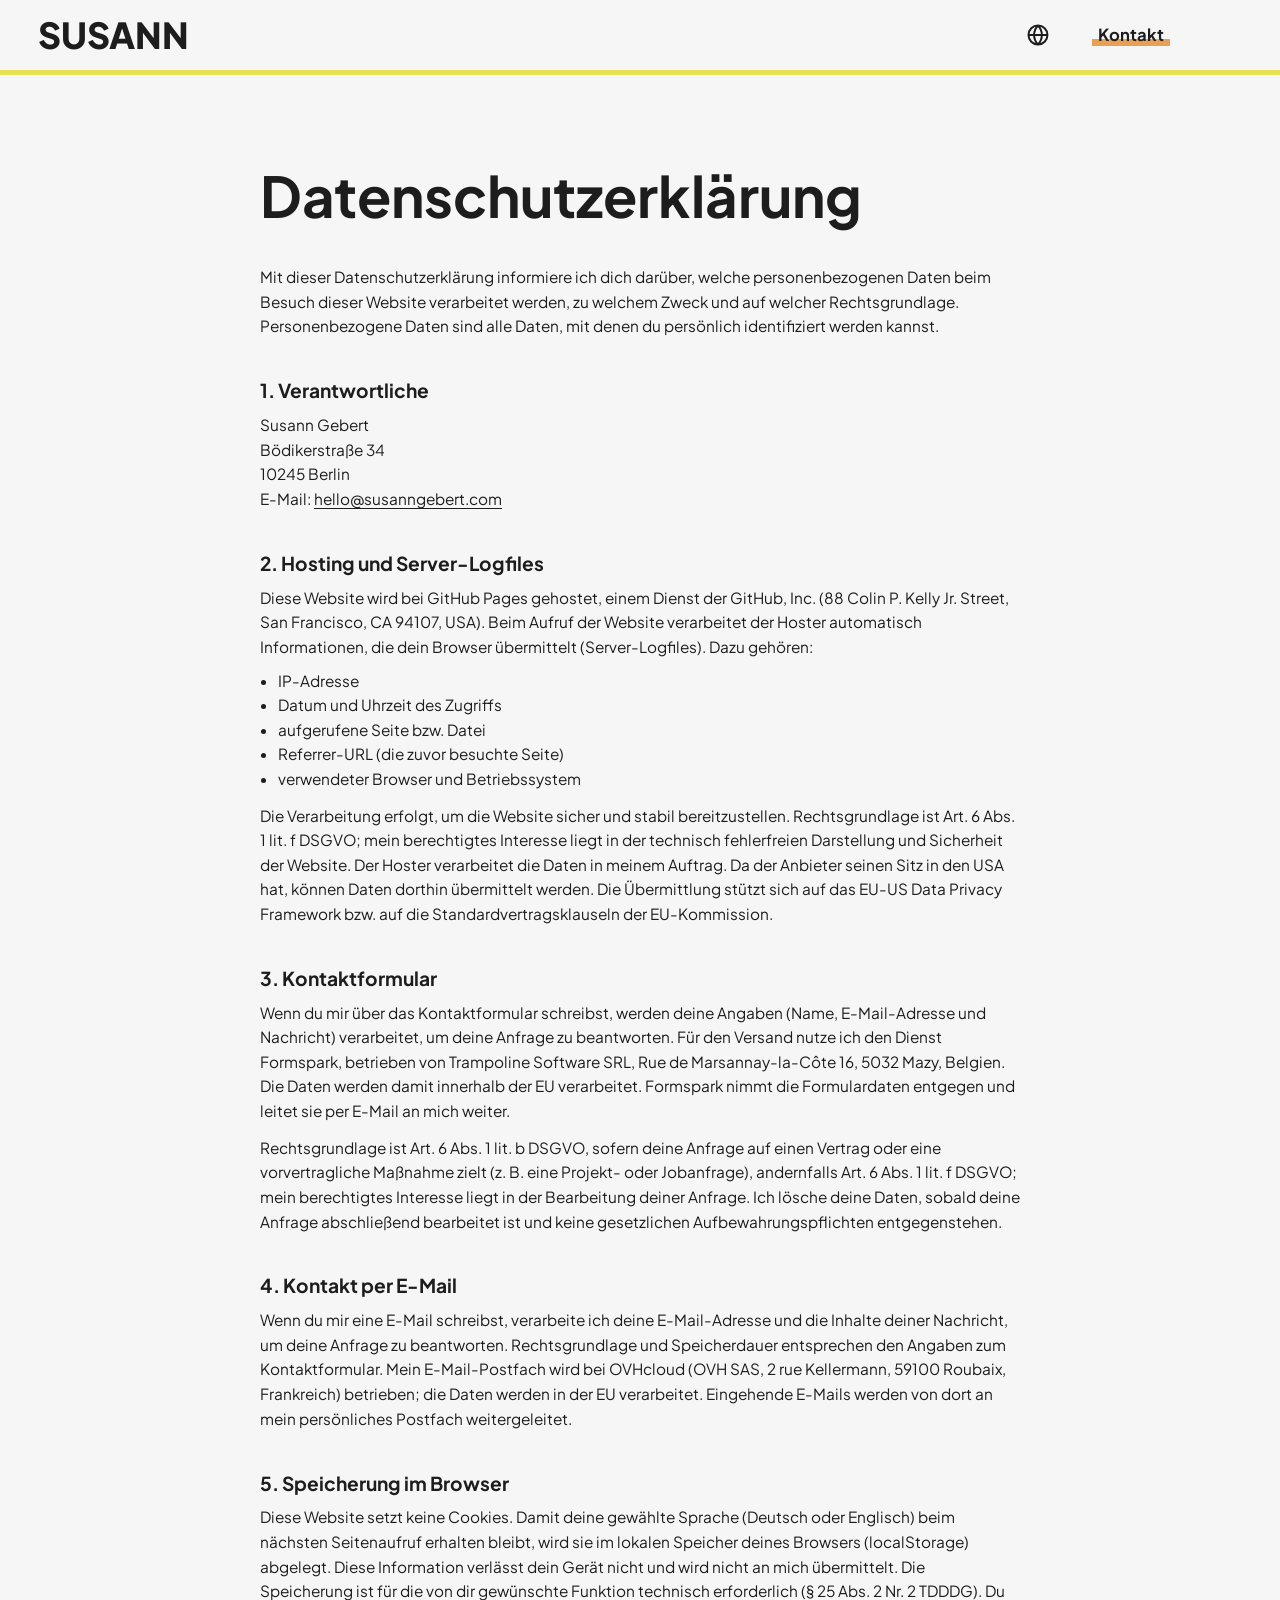
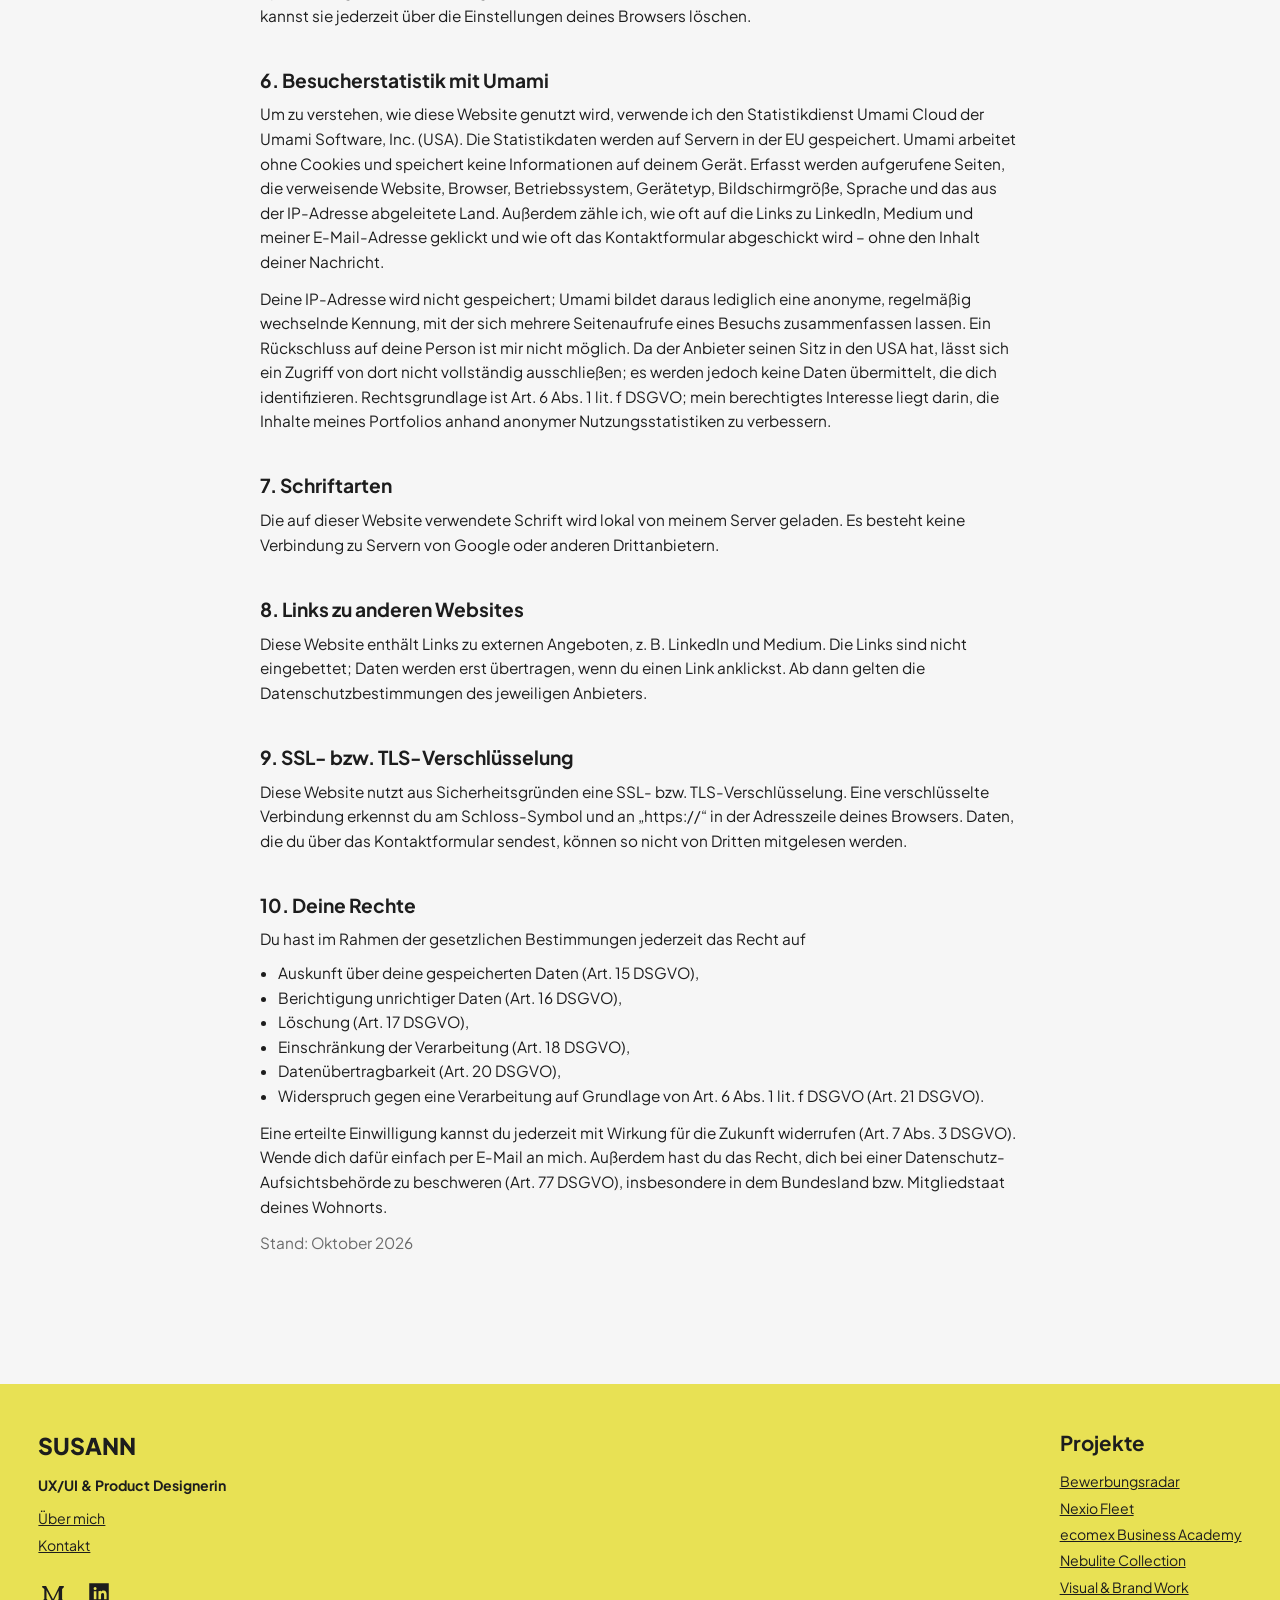
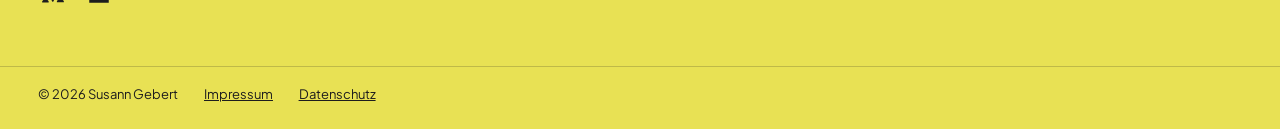
<file: datenschutz.html>
<!DOCTYPE html>
<html lang="de">
<head>
<meta charset="utf-8">
<meta name="viewport" content="width=device-width, initial-scale=1, viewport-fit=cover">
<title data-i18n="meta.privacy.title">Datenschutz – Susann Gebert</title>
<meta name="description" content="Datenschutzerklärung von Susann Gebert." data-i18n-content="meta.privacy.desc">
<link rel="canonical" href="https://susanngebert.com/datenschutz.html">
<!-- Social Sharing: Open Graph & Twitter Card. Die Texte wechseln mit der Sprache (js/i18n.js, "meta.*").
     Vorschaubild: images/og-image.jpg (Porträt, 1200 × 630 px – das Format, das LinkedIn & Co. erwarten). -->
<meta property="og:type" content="website">
<meta property="og:site_name" content="Susann Gebert">
<meta property="og:locale" content="de_DE" data-i18n-content="meta.locale">
<meta property="og:url" content="https://susanngebert.com/datenschutz.html">
<meta property="og:title" content="Datenschutz – Susann Gebert" data-i18n-content="meta.privacy.title">
<meta property="og:description" content="Datenschutzerklärung von Susann Gebert." data-i18n-content="meta.privacy.desc">
<meta property="og:image" content="https://susanngebert.com/images/og-image.jpg">
<meta property="og:image:type" content="image/jpeg">
<meta property="og:image:width" content="1200">
<meta property="og:image:height" content="630">
<meta property="og:image:alt" content="Porträt von Susann Gebert" data-i18n-content="meta.image.alt">
<meta name="twitter:card" content="summary_large_image">
<meta name="twitter:title" content="Datenschutz – Susann Gebert" data-i18n-content="meta.privacy.title">
<meta name="twitter:description" content="Datenschutzerklärung von Susann Gebert." data-i18n-content="meta.privacy.desc">
<meta name="twitter:image" content="https://susanngebert.com/images/og-image.jpg">
<meta name="twitter:image:alt" content="Porträt von Susann Gebert" data-i18n-content="meta.image.alt">
<link rel="icon" href="favicon.svg?v=2" type="image/svg+xml">
<link rel="icon" href="favicon.ico?v=2" sizes="48x48">
<link rel="apple-touch-icon" href="apple-touch-icon.png">
<link rel="stylesheet" href="css/style.css?v=210">
<!-- Besucherstatistik: Umami (ohne Cookies), zählt nur auf susanngebert.com -->
<script defer src="https://cloud.umami.is/script.js" data-website-id="f222214b-0634-4848-a78e-f9d0a3985930" data-domains="susanngebert.com"></script>
</head>
<body>
<!-- Tastatur: erster Tab-Stopp, springt direkt zum Inhalt -->
<a class="skip-link" href="#main"><span data-only="de">Zum Inhalt springen</span><span data-only="en">Skip to content</span></a>

<!-- ================= HEADER ================= -->
<header class="topbar">
  <div class="wrap">
    <a class="logo" href="/">SUSANN</a>
    <div class="meta">
      <div class="lang" data-active="de">
        <button class="lang-toggle" type="button" aria-expanded="false" aria-controls="lang-menu" aria-label="Sprache wählen / Choose language">
          <svg viewBox="0 0 24 24" aria-hidden="true"><circle cx="12" cy="12" r="9.5"/><path d="M2.5 12h19M12 2.5c2.6 2.7 3.9 5.9 3.9 9.5s-1.3 6.8-3.9 9.5M12 2.5C9.4 5.2 8.1 8.4 8.1 12s1.3 6.8 3.9 9.5"/></svg>
        </button>
        <div class="lang-menu" id="lang-menu" hidden>
          <button type="button" data-lang="de" aria-pressed="true">DE</button>
          <button type="button" data-lang="en" aria-pressed="false">EN</button>
        </div>
      </div>
      <a class="meta-link btn-view" href="contact.html" data-i18n="nav.contact">Kontakt</a>
      <button class="burger" type="button" aria-controls="menu" aria-expanded="false" data-i18n-aria="nav.open" aria-label="Menü öffnen">
        <span></span><span></span><span></span>
      </button>
    </div>
  </div>
</header>


<main id="main" tabindex="-1" class="legal">
  <!--
    Datenschutzerklärung für dieses Portfolio (Stand Oktober 2026).
    Alle Angaben ausgefüllt.
    Hinweis: Mustertext ohne Gewähr – bei Bedarf rechtlich prüfen lassen.
  -->
  <section class="wrap legal-body">
    <h1><span data-only="de">Datenschutzerklärung</span><span data-only="en">Privacy policy</span></h1>
    <p class="legal-note" data-only="en">This privacy policy is provided in German.</p>

    <p>Mit dieser Datenschutzerklärung informiere ich dich darüber, welche personenbezogenen Daten beim Besuch dieser Website verarbeitet werden, zu welchem Zweck und auf welcher Rechtsgrundlage. Personenbezogene Daten sind alle Daten, mit denen du persönlich identifiziert werden kannst.</p>

    <h2>1. Verantwortliche</h2>
    <p>
      Susann Gebert<br>
      Bödikerstraße 34<br>
      10245 Berlin<br>
      E-Mail: <a href="mailto:hello@susanngebert.com" data-umami-event="E-Mail-Klick">hello@susanngebert.com</a>
    </p>

    <h2>2. Hosting und Server-Logfiles</h2>
    <!-- Hosting: GitHub Pages. Prüfen: Zertifizierung unter dem EU-US Data Privacy Framework. -->
    <p>Diese Website wird bei GitHub Pages gehostet, einem Dienst der GitHub, Inc. (88 Colin P. Kelly Jr. Street, San Francisco, CA 94107, USA). Beim Aufruf der Website verarbeitet der Hoster automatisch Informationen, die dein Browser übermittelt (Server-Logfiles). Dazu gehören:</p>
    <ul class="legal-list">
      <li>IP-Adresse</li>
      <li>Datum und Uhrzeit des Zugriffs</li>
      <li>aufgerufene Seite bzw. Datei</li>
      <li>Referrer-URL (die zuvor besuchte Seite)</li>
      <li>verwendeter Browser und Betriebssystem</li>
    </ul>
    <p>Die Verarbeitung erfolgt, um die Website sicher und stabil bereitzustellen. Rechtsgrundlage ist Art. 6 Abs. 1 lit. f DSGVO; mein berechtigtes Interesse liegt in der technisch fehlerfreien Darstellung und Sicherheit der Website. Der Hoster verarbeitet die Daten in meinem Auftrag. Da der Anbieter seinen Sitz in den USA hat, können Daten dorthin übermittelt werden. Die Übermittlung stützt sich auf das EU-US Data Privacy Framework bzw. auf die Standardvertragsklauseln der EU-Kommission.</p>

    <h2>3. Kontaktformular</h2>
    <p>Wenn du mir über das Kontaktformular schreibst, werden deine Angaben (Name, E-Mail-Adresse und Nachricht) verarbeitet, um deine Anfrage zu beantworten. Für den Versand nutze ich den Dienst Formspark, betrieben von Trampoline Software SRL, Rue de Marsannay-la-Côte 16, 5032 Mazy, Belgien. Die Daten werden damit innerhalb der EU verarbeitet. Formspark nimmt die Formulardaten entgegen und leitet sie per E-Mail an mich weiter.</p>
    <p>Rechtsgrundlage ist Art. 6 Abs. 1 lit. b DSGVO, sofern deine Anfrage auf einen Vertrag oder eine vorvertragliche Maßnahme zielt (z. B. eine Projekt- oder Jobanfrage), andernfalls Art. 6 Abs. 1 lit. f DSGVO; mein berechtigtes Interesse liegt in der Bearbeitung deiner Anfrage. Ich lösche deine Daten, sobald deine Anfrage abschließend bearbeitet ist und keine gesetzlichen Aufbewahrungspflichten entgegenstehen.</p>

    <h2>4. Kontakt per E-Mail</h2>
    <p>Wenn du mir eine E-Mail schreibst, verarbeite ich deine E-Mail-Adresse und die Inhalte deiner Nachricht, um deine Anfrage zu beantworten. Rechtsgrundlage und Speicherdauer entsprechen den Angaben zum Kontaktformular. Mein E-Mail-Postfach wird bei OVHcloud (OVH SAS, 2 rue Kellermann, 59100 Roubaix, Frankreich) betrieben; die Daten werden in der EU verarbeitet. Eingehende E-Mails werden von dort an mein persönliches Postfach weitergeleitet.</p>

    <h2>5. Speicherung im Browser</h2>
    <p>Diese Website setzt keine Cookies. Damit deine gewählte Sprache (Deutsch oder Englisch) beim nächsten Seitenaufruf erhalten bleibt, wird sie im lokalen Speicher deines Browsers (localStorage) abgelegt. Diese Information verlässt dein Gerät nicht und wird nicht an mich übermittelt. Die Speicherung ist für die von dir gewünschte Funktion technisch erforderlich (§ 25 Abs. 2 Nr. 2 TDDDG). Du kannst sie jederzeit über die Einstellungen deines Browsers löschen.</p>

    <h2>6. Besucherstatistik mit Umami</h2>
    <!-- Umami Cloud, Region EU gewählt. -->
    <p>Um zu verstehen, wie diese Website genutzt wird, verwende ich den Statistikdienst Umami Cloud der Umami Software, Inc. (USA). Die Statistikdaten werden auf Servern in der EU gespeichert. Umami arbeitet ohne Cookies und speichert keine Informationen auf deinem Gerät. Erfasst werden aufgerufene Seiten, die verweisende Website, Browser, Betriebssystem, Gerätetyp, Bildschirmgröße, Sprache und das aus der IP-Adresse abgeleitete Land. Außerdem zähle ich, wie oft auf die Links zu LinkedIn, Medium und meiner E-Mail-Adresse geklickt und wie oft das Kontaktformular abgeschickt wird – ohne den Inhalt deiner Nachricht.</p>
    <p>Deine IP-Adresse wird nicht gespeichert; Umami bildet daraus lediglich eine anonyme, regelmäßig wechselnde Kennung, mit der sich mehrere Seitenaufrufe eines Besuchs zusammenfassen lassen. Ein Rückschluss auf deine Person ist mir nicht möglich. Da der Anbieter seinen Sitz in den USA hat, lässt sich ein Zugriff von dort nicht vollständig ausschließen; es werden jedoch keine Daten übermittelt, die dich identifizieren. Rechtsgrundlage ist Art. 6 Abs. 1 lit. f DSGVO; mein berechtigtes Interesse liegt darin, die Inhalte meines Portfolios anhand anonymer Nutzungsstatistiken zu verbessern.</p>

    <h2>7. Schriftarten</h2>
    <p>Die auf dieser Website verwendete Schrift wird lokal von meinem Server geladen. Es besteht keine Verbindung zu Servern von Google oder anderen Drittanbietern.</p>

    <h2>8. Links zu anderen Websites</h2>
    <p>Diese Website enthält Links zu externen Angeboten, z. B. LinkedIn und Medium. Die Links sind nicht eingebettet; Daten werden erst übertragen, wenn du einen Link anklickst. Ab dann gelten die Datenschutzbestimmungen des jeweiligen Anbieters.</p>

    <h2>9. SSL- bzw. TLS-Verschlüsselung</h2>
    <p>Diese Website nutzt aus Sicherheitsgründen eine SSL- bzw. TLS-Verschlüsselung. Eine verschlüsselte Verbindung erkennst du am Schloss-Symbol und an „https://“ in der Adresszeile deines Browsers. Daten, die du über das Kontaktformular sendest, können so nicht von Dritten mitgelesen werden.</p>

    <h2>10. Deine Rechte</h2>
    <p>Du hast im Rahmen der gesetzlichen Bestimmungen jederzeit das Recht auf</p>
    <ul class="legal-list">
      <li>Auskunft über deine gespeicherten Daten (Art. 15 DSGVO),</li>
      <li>Berichtigung unrichtiger Daten (Art. 16 DSGVO),</li>
      <li>Löschung (Art. 17 DSGVO),</li>
      <li>Einschränkung der Verarbeitung (Art. 18 DSGVO),</li>
      <li>Datenübertragbarkeit (Art. 20 DSGVO),</li>
      <li>Widerspruch gegen eine Verarbeitung auf Grundlage von Art. 6 Abs. 1 lit. f DSGVO (Art. 21 DSGVO).</li>
    </ul>
    <p>Eine erteilte Einwilligung kannst du jederzeit mit Wirkung für die Zukunft widerrufen (Art. 7 Abs. 3 DSGVO). Wende dich dafür einfach per E-Mail an mich. Außerdem hast du das Recht, dich bei einer Datenschutz-Aufsichtsbehörde zu beschweren (Art. 77 DSGVO), insbesondere in dem Bundesland bzw. Mitgliedstaat deines Wohnorts.</p>

    <p class="legal-updated">Stand: Oktober 2026</p>
  </section>
</main>



<!-- ================= FOOTER ================= -->
<footer class="footer">
  <div class="wrap">
    <div>
      <div class="name">SUSANN</div>
      <div class="role" data-i18n="hero.label">UX/UI &amp; Product Designerin</div>
      <ul class="small footer-nav">
        <li><a href="about.html" data-i18n="footer.about">Über mich</a></li>
        <li><a href="contact.html" data-i18n="footer.contact">Kontakt</a></li>
      </ul>
      <div class="social">
        <a href="https://medium.com/@susann.gebert" target="_blank" rel="noopener" data-umami-event="Medium-Klick" aria-label="Medium">
          <svg viewBox="0 0 24 24"><path d="M2 5.5h3.6l6.4 12.2L17.9 5.5H22v1.2l-1.6 1.5v9.6l1.6 1.5v1.2h-6.4v-1.2l1.6-1.5V9.9l-5 10.1h-.8L6 9.4v7.9l2 2.2v1.2H2v-1.2l2-2.2V8.3L2 6.7z"/></svg>
        </a>
        <a href="https://www.linkedin.com/in/susann-gebert-11679b240" target="_blank" rel="noopener" data-umami-event="LinkedIn-Klick" aria-label="LinkedIn">
          <svg viewBox="0 0 24 24"><path d="M3 3h18v18H3zm4.2 7.3v7.5h2.4v-7.5zm1.2-3.8a1.4 1.4 0 1 0 0 2.8 1.4 1.4 0 0 0 0-2.8zm3.1 3.8v7.5h2.4v-3.9c0-1 .2-2 1.5-2s1.3 1.2 1.3 2.1v3.8H19v-4.3c0-2.1-.5-3.7-2.9-3.7-1.2 0-2 .6-2.3 1.2v-1z" fill-rule="evenodd"/></svg>
        </a>
      </div>
    </div>
    <div>
      <h2 data-i18n="projects.title">Projekte</h2>
      <ul class="small">
        <li><a href="cs-bewerbungsradar.html">Bewerbungsradar</a></li>
        <li><a href="cs-nexio.html">Nexio Fleet</a></li>
        <li><a href="ecomex.html">ecomex Business Academy</a></li>
        <li><a href="cs-e-commerce.html">Nebulite Collection</a></li>
        <li><a href="visual-brand-work.html">Visual &amp; Brand Work</a></li>
      </ul>
    </div>
  </div>
  <div class="wrap footer-legal">
    <span>© 2026 Susann Gebert</span>
    <a href="impressum.html" data-i18n="footer.imprint">Impressum</a>
    <a href="datenschutz.html" aria-current="page" data-i18n="footer.privacy">Datenschutz</a>
  </div>
</footer>

<!-- ================= BURGER-MENÜ ================= -->
<div class="menu" id="menu" role="dialog" aria-modal="true" aria-label="Navigation">
  <svg class="menu-deco" viewBox="0 0 1280 728" preserveAspectRatio="xMidYMid slice" aria-hidden="true">
    <g fill="none" stroke="rgba(255,255,255,.35)" stroke-width="3">
      <circle cx="205" cy="200" r="580"/>
      <circle cx="165" cy="284" r="110"/>
      <polygon points="876,622 928,622 902,666"/>
    </g>
    <circle cx="218" cy="315" r="20" fill="rgba(255,255,255,.35)"/>
    <defs>
      <pattern id="dotp" width="36" height="36" patternUnits="userSpaceOnUse">
        <circle cx="12" cy="12" r="6" fill="rgba(255,255,255,.35)"/>
      </pattern>
    </defs>
    <rect x="0" y="433" width="144" height="236" fill="url(#dotp)"/>
  </svg>
  <div class="menu-top">
    <a class="menu-logo" href="/">SUSANN</a>
    <button class="menu-close" type="button">
      <span data-i18n="nav.close">Schließen</span>
      <svg viewBox="0 0 40 40" aria-hidden="true"><path d="M4 4l32 32M36 4L4 36" stroke="#1D1D1D" stroke-width="3.5"/></svg>
    </button>
  </div>
  <nav class="menu-nav">
    <div class="menu-row">
      <a href="/"><span class="menu-no" aria-hidden="true">01</span><span data-i18n="menu.home">Home</span></a>
      <a href="all-projects.html"><span class="menu-no" aria-hidden="true">02</span><span data-i18n="menu.work">Projekte</span></a>
    </div>
    <div class="menu-row">
      <a href="visual-brand-work.html"><span class="menu-no" aria-hidden="true">03</span><span data-i18n="menu.visual">Visual &amp; Brand Work</span></a>
    </div>
    <div class="menu-row">
      <a href="about.html"><span class="menu-no" aria-hidden="true">04</span><span data-i18n="menu.about">Über mich</span></a>
      <a href="contact.html"><span class="menu-no" aria-hidden="true">05</span><span data-i18n="menu.contact">Kontakt</span></a>
    </div>
  </nav>
</div>

<script src="js/i18n.js?v=207"></script>
<script src="js/main.js?v=147"></script>
</body>
</html>
</file>
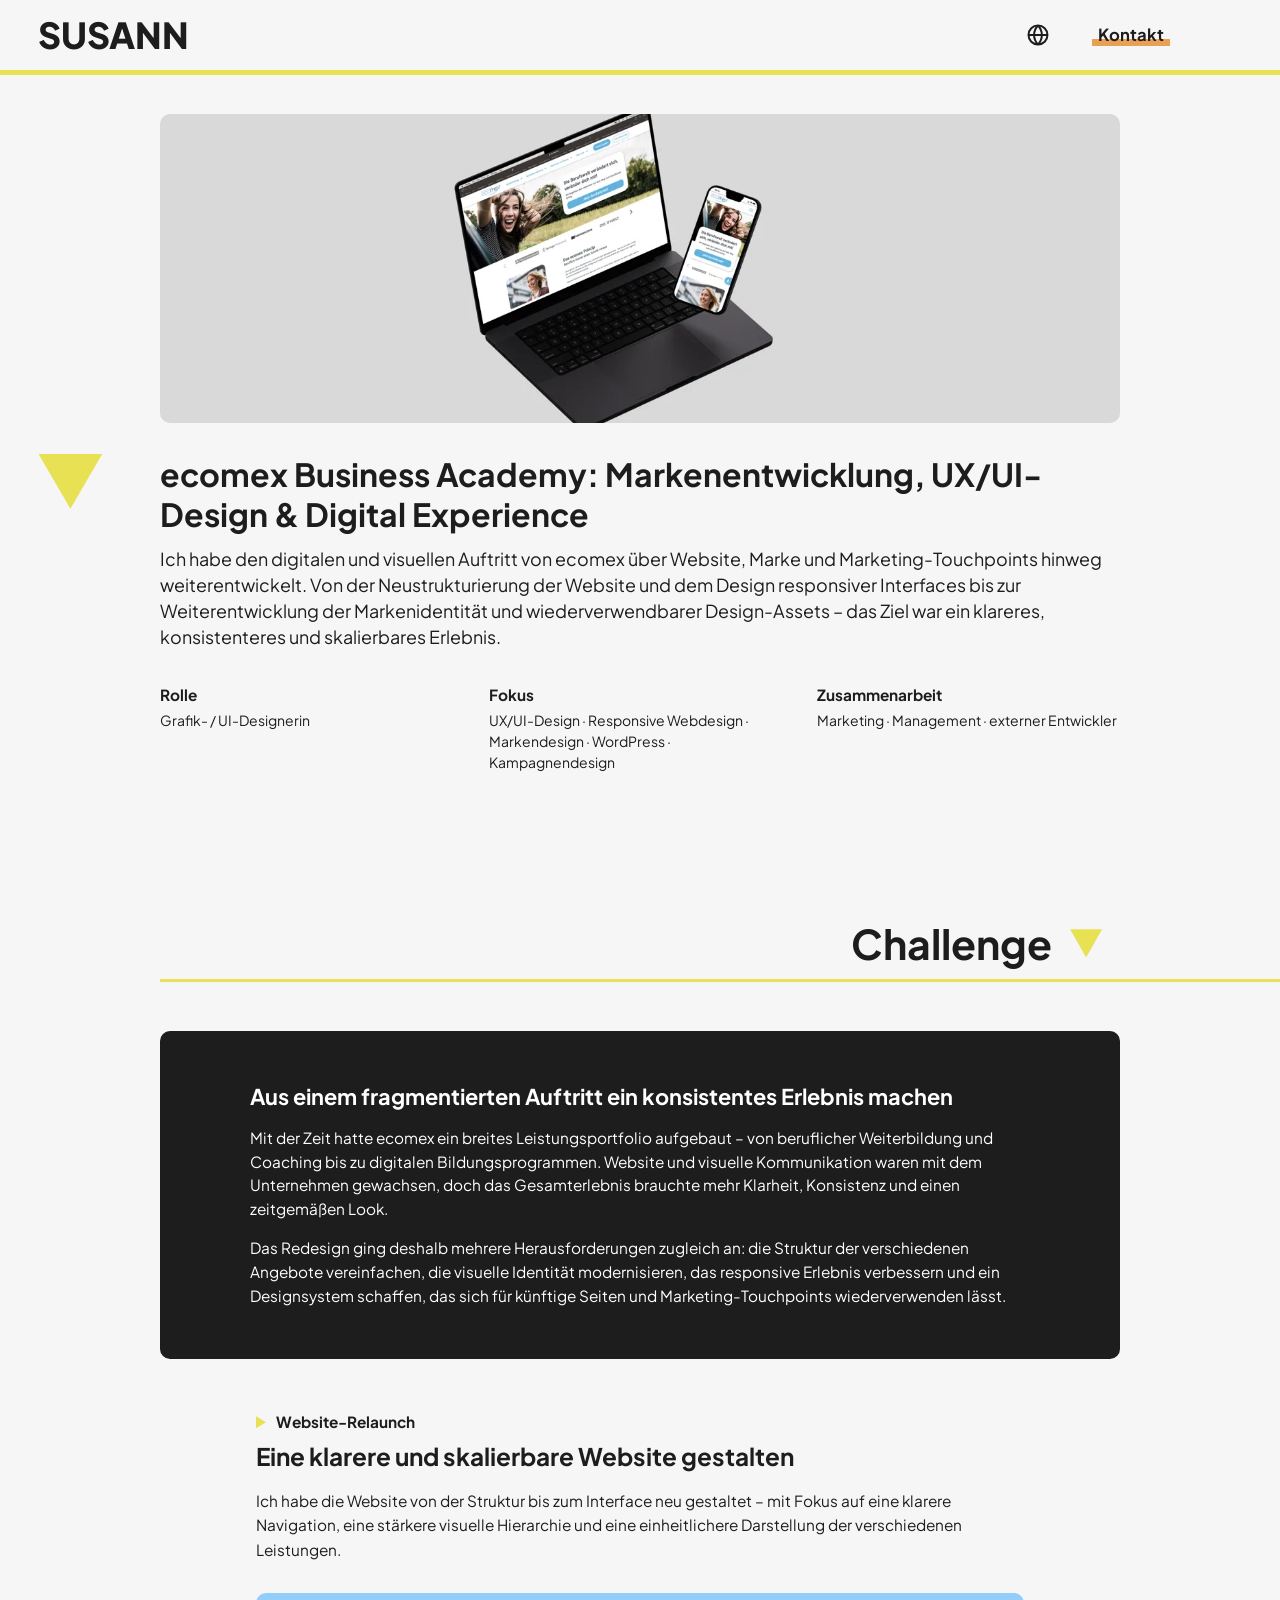
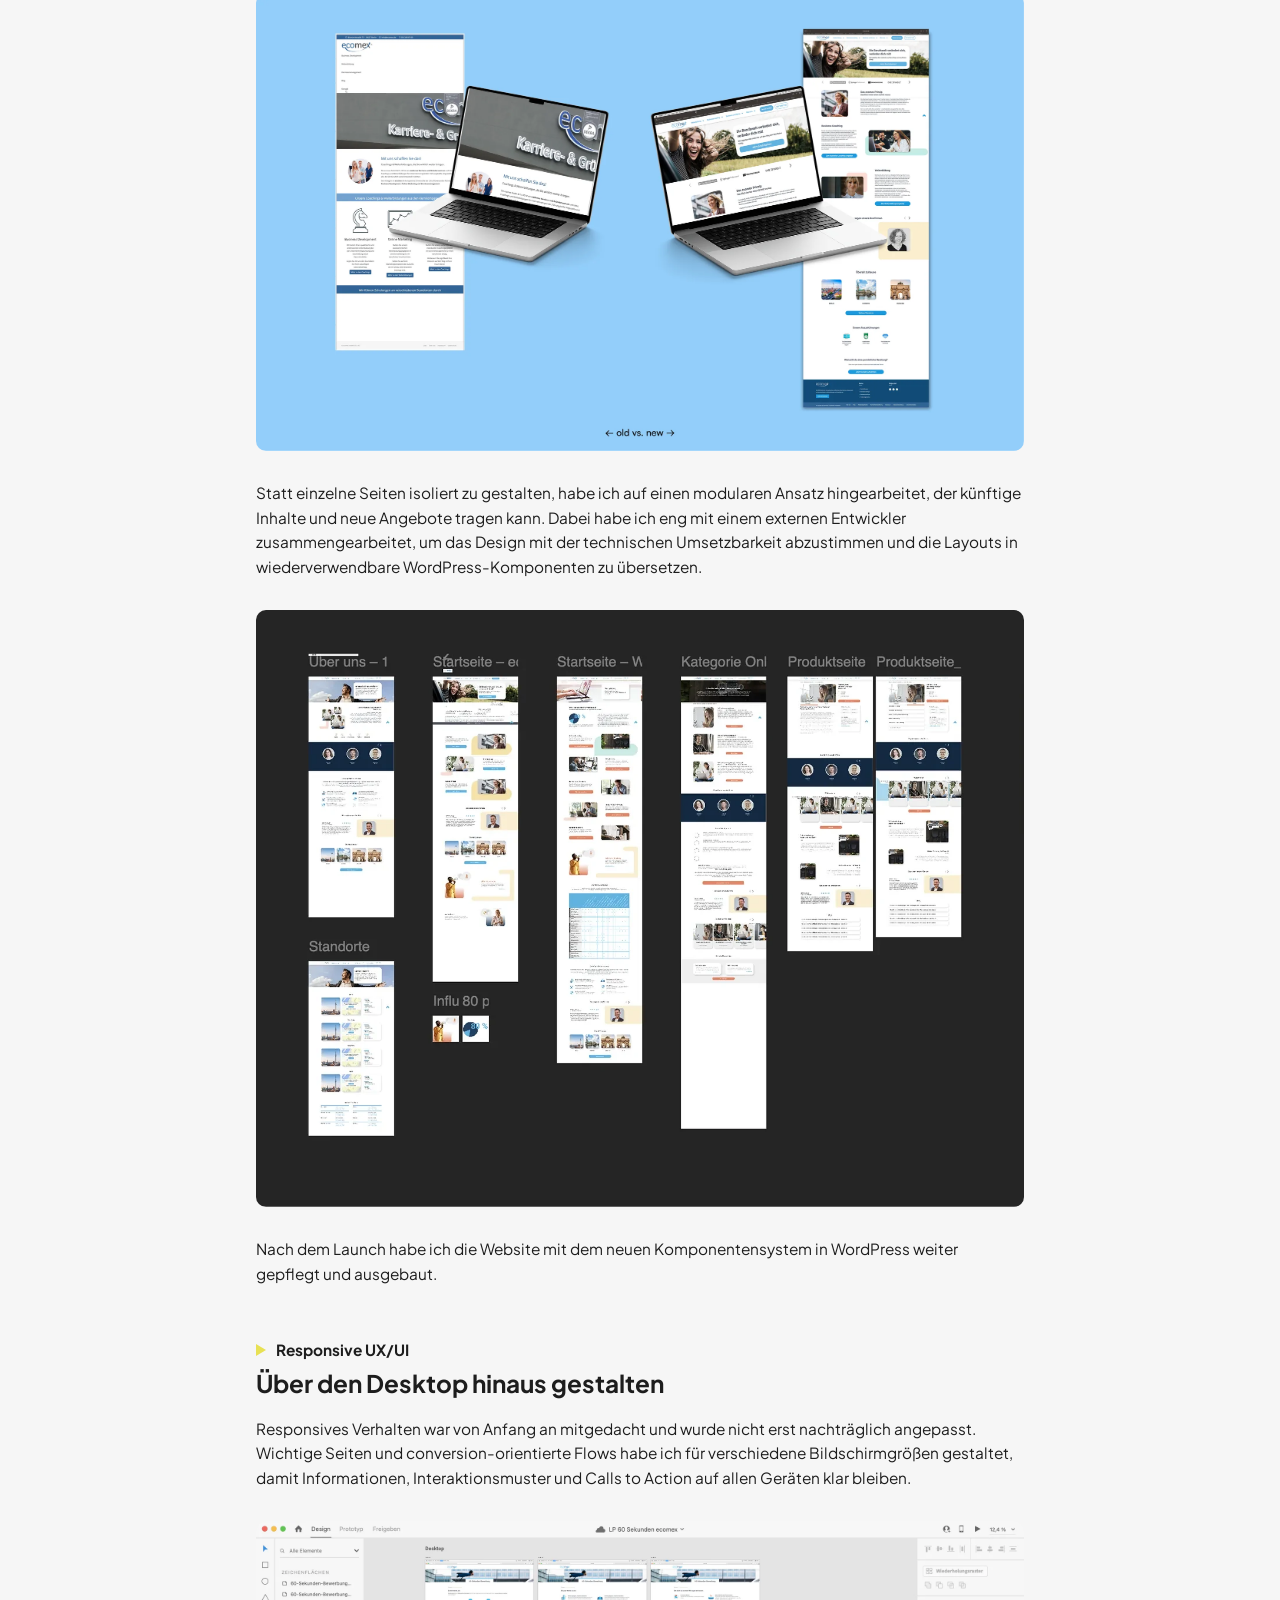
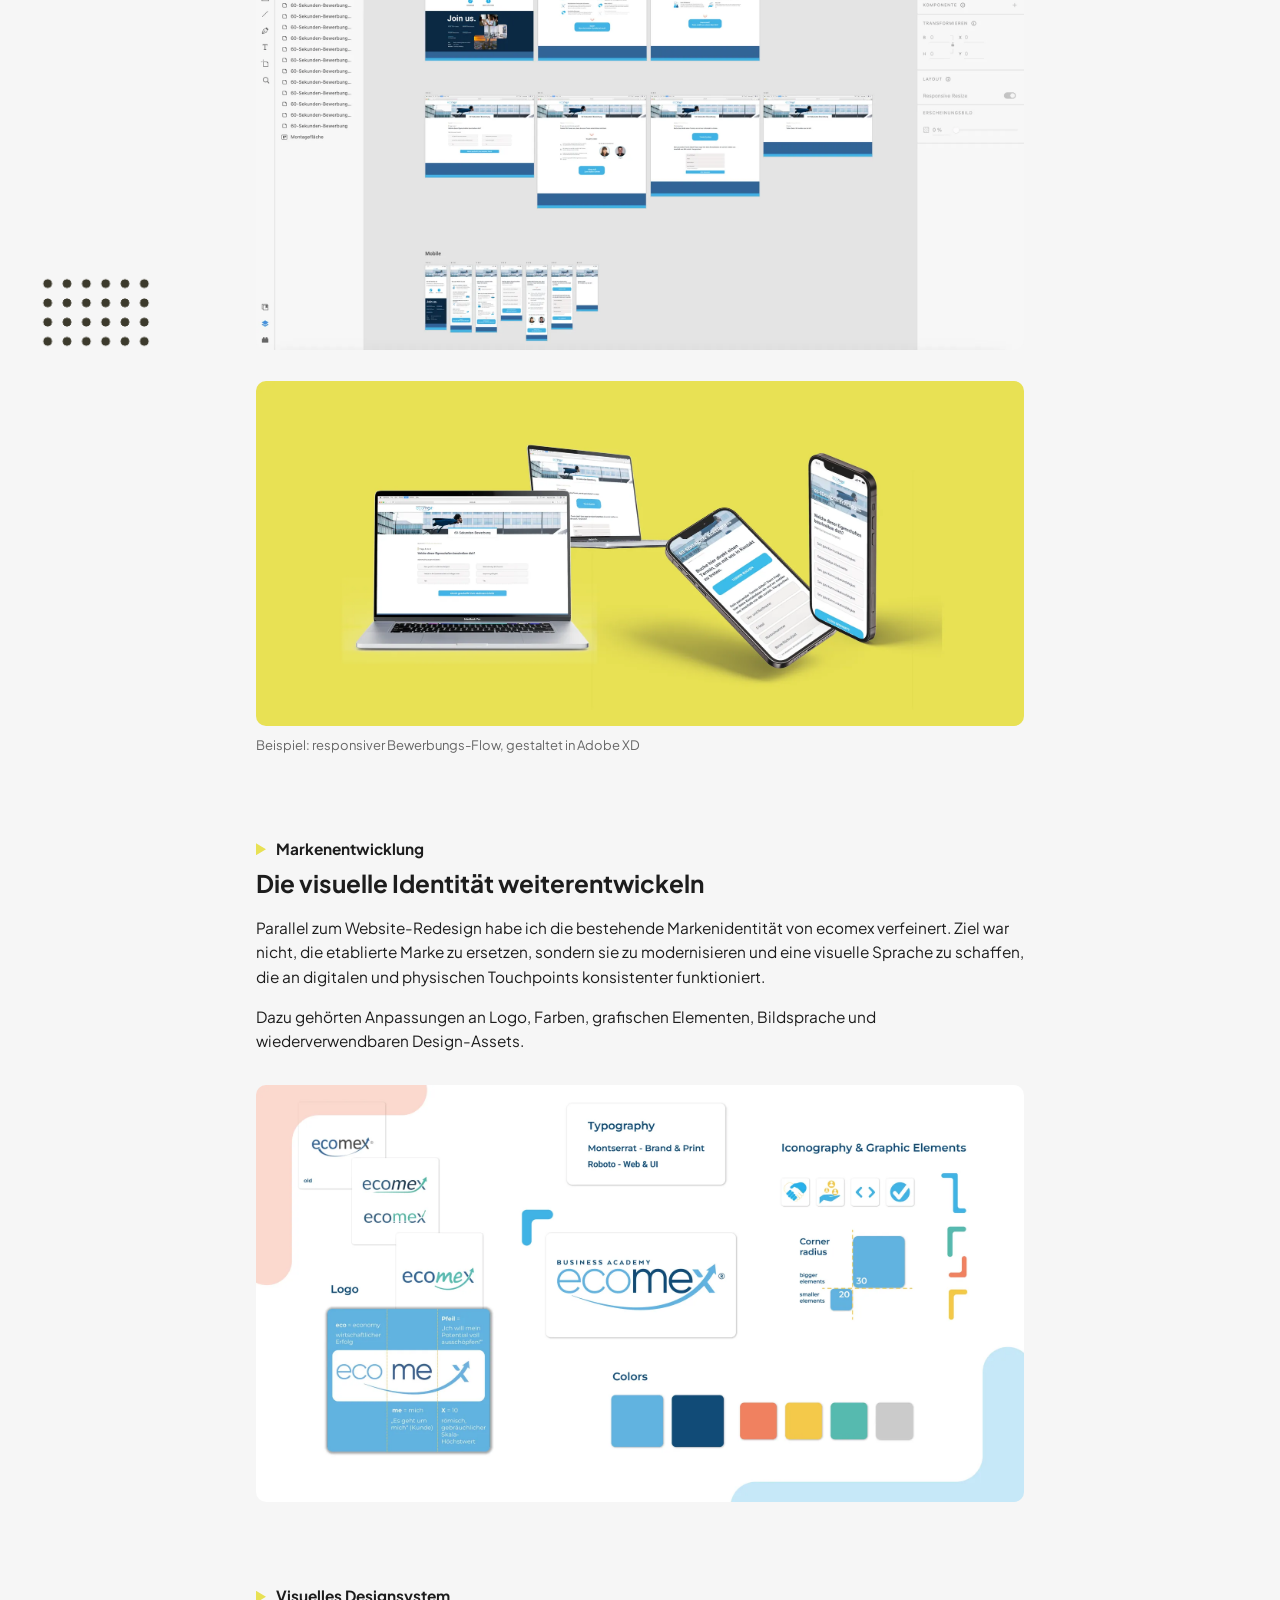
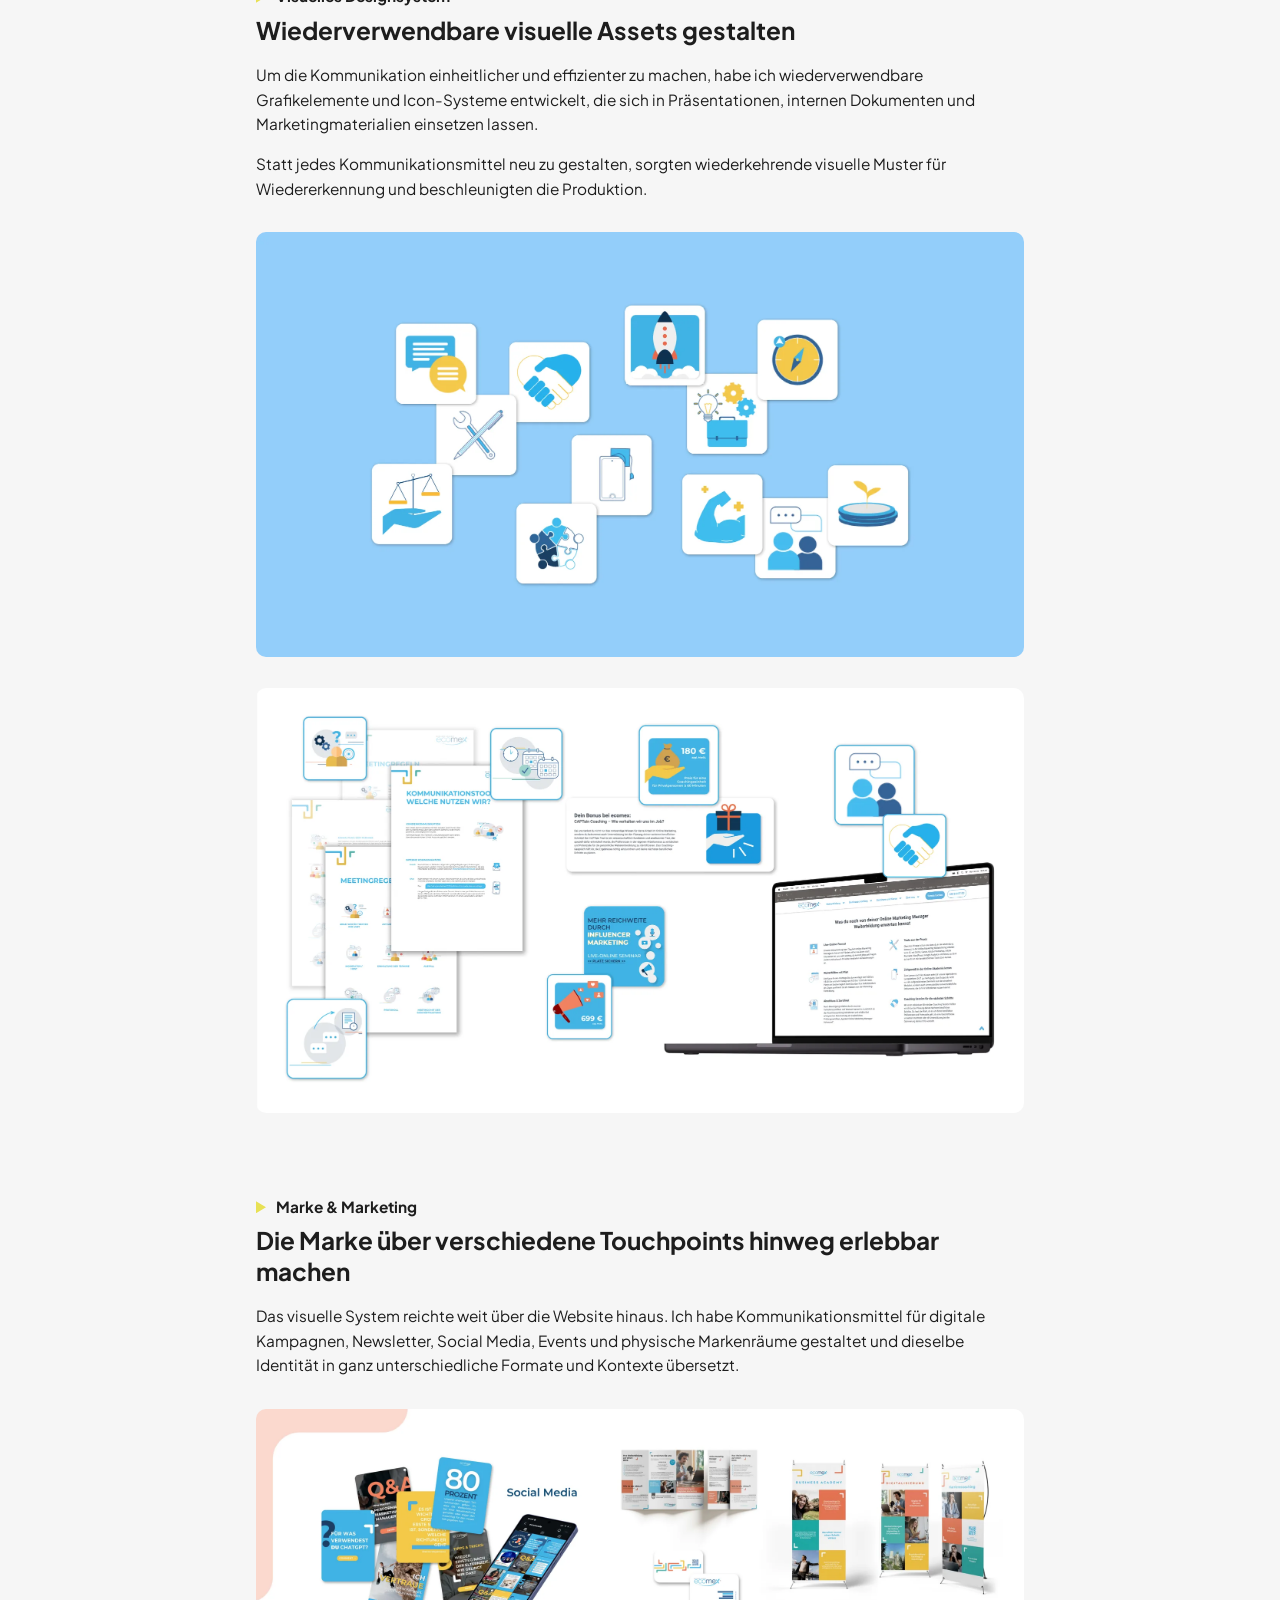
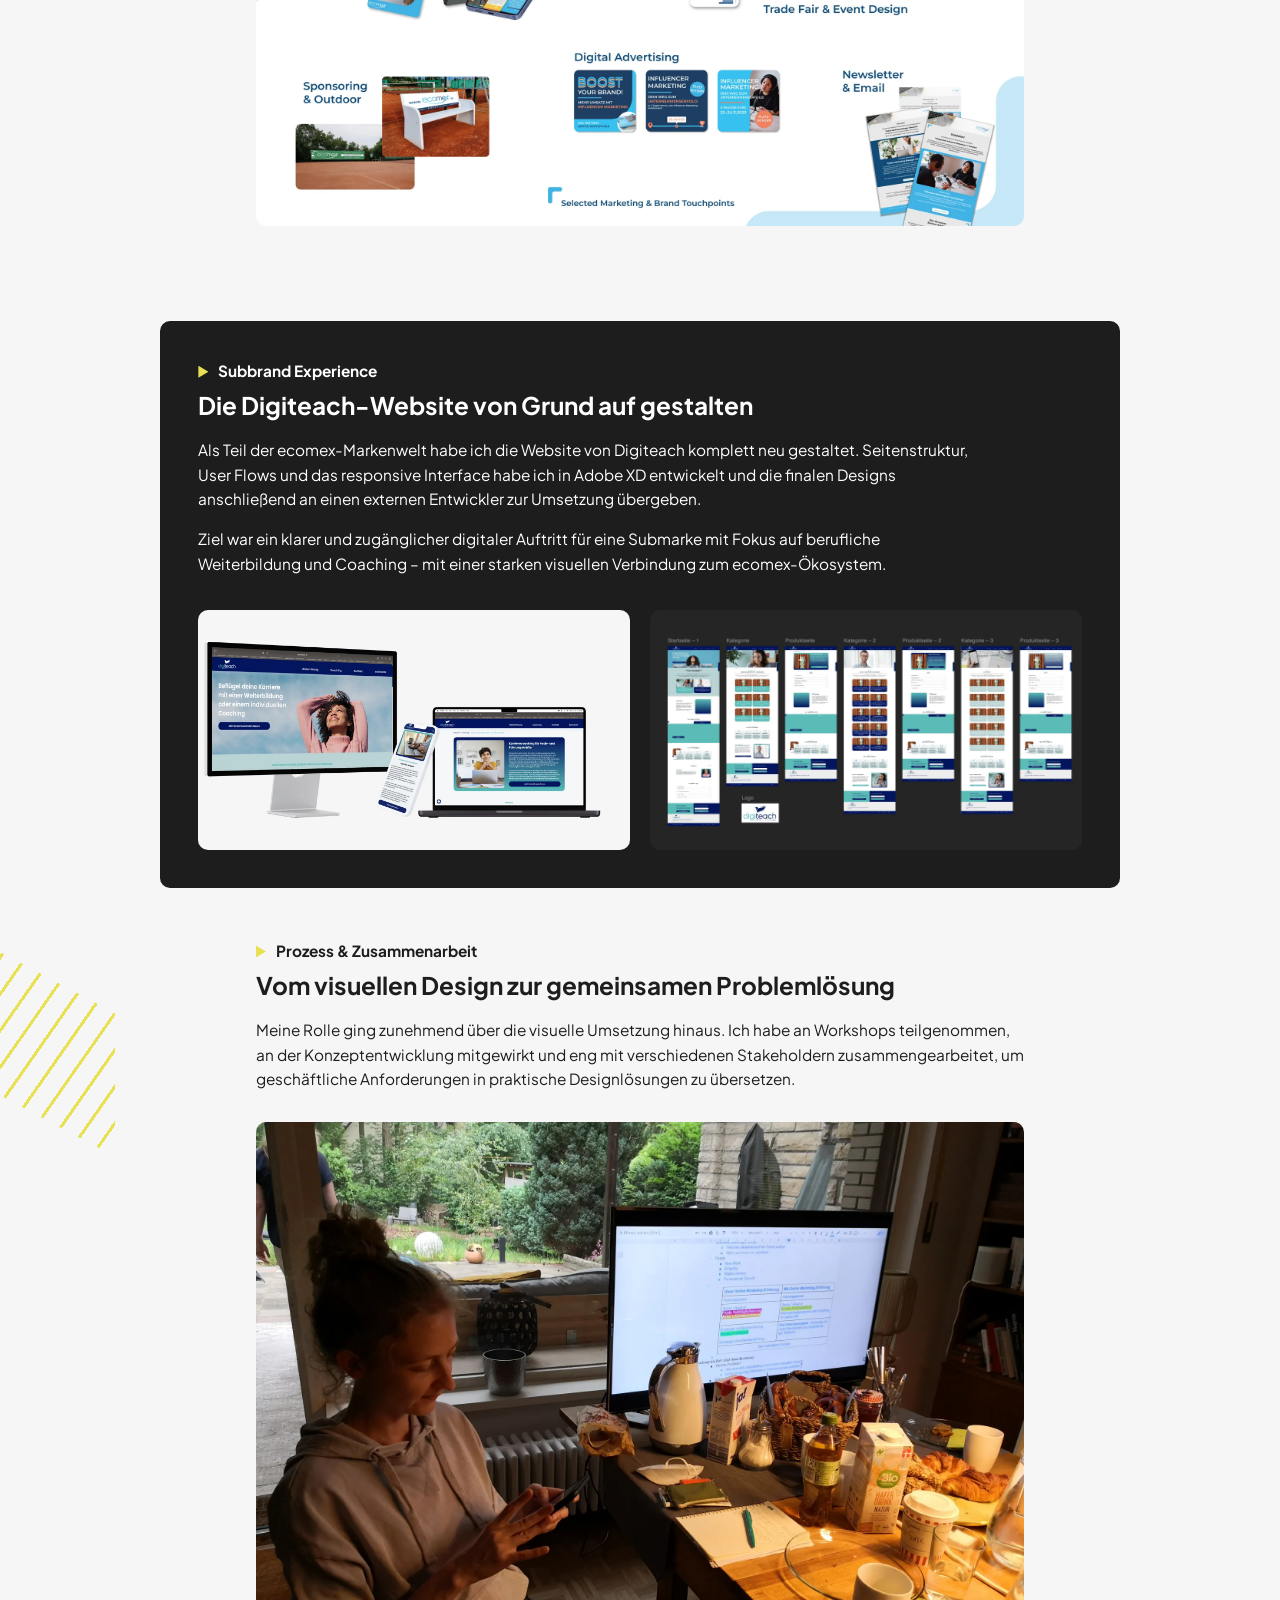
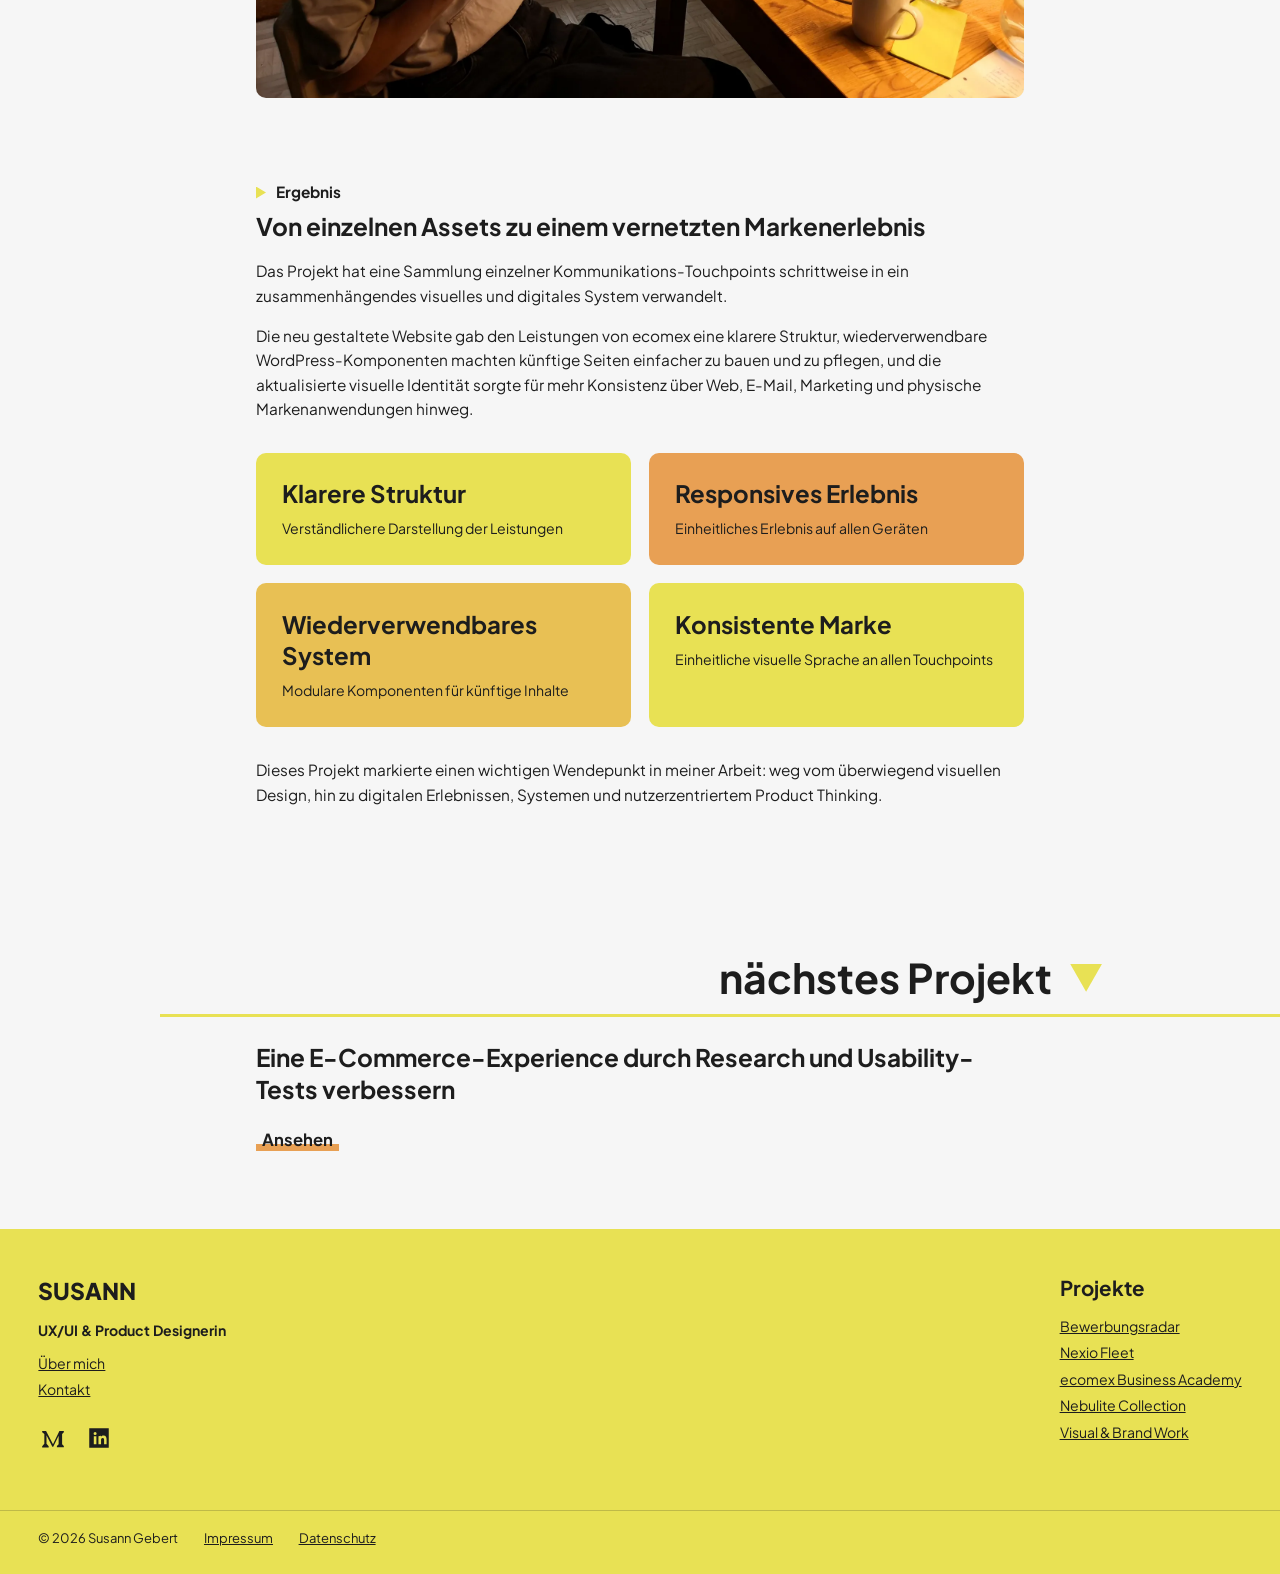
<file: ecomex.html>
<!DOCTYPE html>
<html lang="de">
<head>
<meta charset="utf-8">
<meta name="viewport" content="width=device-width, initial-scale=1, viewport-fit=cover">
<title data-i18n="meta.ecomex.title">ecomex Business Academy – Susann Gebert</title>
<meta name="description" content="ecomex Business Academy: Weiterentwicklung von Website, Markenidentität und Marketing-Touchpoints – UX/UI-Design, responsives Webdesign und wiederverwendbare Design-Assets." data-i18n-content="meta.ecomex.desc">
<link rel="canonical" href="https://susanngebert.com/ecomex.html">
<!-- Social Sharing: Open Graph & Twitter Card. Die Texte wechseln mit der Sprache (js/i18n.js, "meta.*").
     Vorschaubild: images/og-image.jpg (Porträt, 1200 × 630 px – das Format, das LinkedIn & Co. erwarten). -->
<meta property="og:type" content="website">
<meta property="og:site_name" content="Susann Gebert">
<meta property="og:locale" content="de_DE" data-i18n-content="meta.locale">
<meta property="og:url" content="https://susanngebert.com/ecomex.html">
<meta property="og:title" content="ecomex Business Academy – Susann Gebert" data-i18n-content="meta.ecomex.title">
<meta property="og:description" content="ecomex Business Academy: Weiterentwicklung von Website, Markenidentität und Marketing-Touchpoints – UX/UI-Design, responsives Webdesign und wiederverwendbare Design-Assets." data-i18n-content="meta.ecomex.desc">
<meta property="og:image" content="https://susanngebert.com/images/og-image.jpg">
<meta property="og:image:type" content="image/jpeg">
<meta property="og:image:width" content="1200">
<meta property="og:image:height" content="630">
<meta property="og:image:alt" content="Porträt von Susann Gebert" data-i18n-content="meta.image.alt">
<meta name="twitter:card" content="summary_large_image">
<meta name="twitter:title" content="ecomex Business Academy – Susann Gebert" data-i18n-content="meta.ecomex.title">
<meta name="twitter:description" content="ecomex Business Academy: Weiterentwicklung von Website, Markenidentität und Marketing-Touchpoints – UX/UI-Design, responsives Webdesign und wiederverwendbare Design-Assets." data-i18n-content="meta.ecomex.desc">
<meta name="twitter:image" content="https://susanngebert.com/images/og-image.jpg">
<meta name="twitter:image:alt" content="Porträt von Susann Gebert" data-i18n-content="meta.image.alt">
<link rel="icon" href="favicon.svg?v=2" type="image/svg+xml">
<link rel="icon" href="favicon.ico?v=2" sizes="48x48">
<link rel="apple-touch-icon" href="apple-touch-icon.png">
<link rel="stylesheet" href="css/style.css?v=210">
<!-- Besucherstatistik: Umami (ohne Cookies), zählt nur auf susanngebert.com -->
<script defer src="https://cloud.umami.is/script.js" data-website-id="f222214b-0634-4848-a78e-f9d0a3985930" data-domains="susanngebert.com"></script>
</head>
<body>
<!-- Tastatur: erster Tab-Stopp, springt direkt zum Inhalt -->
<a class="skip-link" href="#main"><span data-only="de">Zum Inhalt springen</span><span data-only="en">Skip to content</span></a>

<!-- ================= HEADER ================= -->
<header class="topbar">
  <div class="wrap">
    <a class="logo" href="/">SUSANN</a>
    <div class="meta">
      <div class="lang" data-active="de">
        <button class="lang-toggle" type="button" aria-expanded="false" aria-controls="lang-menu" aria-label="Sprache wählen / Choose language">
          <svg viewBox="0 0 24 24" aria-hidden="true"><circle cx="12" cy="12" r="9.5"/><path d="M2.5 12h19M12 2.5c2.6 2.7 3.9 5.9 3.9 9.5s-1.3 6.8-3.9 9.5M12 2.5C9.4 5.2 8.1 8.4 8.1 12s1.3 6.8 3.9 9.5"/></svg>
        </button>
        <div class="lang-menu" id="lang-menu" hidden>
          <button type="button" data-lang="de" aria-pressed="true">DE</button>
          <button type="button" data-lang="en" aria-pressed="false">EN</button>
        </div>
      </div>
      <a class="meta-link btn-view" href="contact.html" data-i18n="nav.contact">Kontakt</a>
      <button class="burger" type="button" aria-controls="menu" aria-expanded="false" data-i18n-aria="nav.open" aria-label="Menü öffnen">
        <span></span><span></span><span></span>
      </button>
    </div>
  </div>
</header>

<!--
  Texte: Jeder Absatz steht zweimal im Code – einmal mit data-only="de", einmal mit data-only="en".
  Es wird immer nur die Version der gewählten Sprache angezeigt.

  Bilder: Die grauen Kästen (class="cs-ph") sind Platzhalter. Ersetze sie später durch
  <img class="cs-img" src="images/…" width="…" height="…" alt="…">
  Die Zahl im Platzhalter ist die empfohlene Bildgröße in Pixeln.
-->

<main id="main" tabindex="-1" class="cs">
  <!-- ================= KOPF ================= -->
  <section class="cs-hero">
    <!-- Herobild: 75 % der Fensterbreite, wie der Text darunter -->
    <div class="wrap">
      <img class="cs-img cs-hero-img" src="images/ecomex.webp?v=1" width="1400" height="630" alt="ecomex Website auf Laptop und Smartphone" data-i18n-alt="ex.hero">
    </div>

    <!-- Titel, Intro & Fakten: 75 % – Pfeil sitzt absolut, bündig mit dem Logo "SUSANN" -->
    <div class="cs-hero-head">
    <span class="tri-down cs-hero-tri" aria-hidden="true"></span>
    <div class="wrap cs-hero-text">
      <h1 class="cs-title">
        <span data-only="de">ecomex Business Academy: Markenentwicklung, UX/UI-Design &amp; Digital Experience</span>
        <span data-only="en">ecomex Business Academy: Brand Evolution, UX/UI Design &amp; Digital Experience</span>
      </h1>
      <p class="cs-lead" data-only="de">Ich habe den digitalen und visuellen Auftritt von ecomex über Website, Marke und Marketing-Touchpoints hinweg weiterentwickelt. Von der Neustrukturierung der Website und dem Design responsiver Interfaces bis zur Weiterentwicklung der Markenidentität und wiederverwendbarer Design-Assets – das Ziel war ein klareres, konsistenteres und skalierbares Erlebnis.</p>
      <p class="cs-lead" data-only="en">I helped evolve ecomex’s digital and visual presence across web, brand and marketing touchpoints. From restructuring the website and designing responsive interfaces to refining the brand identity and creating reusable design assets, the goal was to build a clearer, more consistent and scalable experience.</p>

      <dl class="cs-facts cs-facts-3">
        <div>
          <dt><span data-only="de">Rolle</span><span data-only="en">Role</span></dt>
          <dd><span data-only="de">Grafik- / UI-Designerin</span><span data-only="en">Graphic / UI Designer</span></dd>
        </div>
        <div>
          <dt><span data-only="de">Fokus</span><span data-only="en">Focus</span></dt>
          <dd><span data-only="de">UX/UI-Design · Responsive Webdesign · Markendesign · WordPress · Kampagnendesign</span><span data-only="en">UX/UI Design · Responsive Web Design · Brand Design · WordPress · Campaign Design</span></dd>
        </div>
        <div>
          <dt><span data-only="de">Zusammenarbeit</span><span data-only="en">Collaboration</span></dt>
          <dd><span data-only="de">Marketing · Management · externer Entwickler</span><span data-only="en">Marketing · Management · External Developer</span></dd>
        </div>
      </dl>
    </div>
    </div>
  </section>

  <!-- ================= CHALLENGE ================= -->
  <div class="wrap">
    <div class="sec-head cs-content-head">
      <h2>Challenge</h2>
      <span class="tri-down" aria-hidden="true"></span>
    </div>

    <div class="cs-challenge" data-scribble="hover" data-progress-label="Challenge">
      <h3 data-only="de">Aus einem fragmentierten Auftritt ein konsistentes Erlebnis machen</h3>
      <h3 data-only="en">Turning a fragmented presence into a consistent experience</h3>
      <p data-only="de">Mit der Zeit hatte ecomex ein breites Leistungsportfolio aufgebaut – von beruflicher Weiterbildung und Coaching bis zu digitalen Bildungsprogrammen. Website und visuelle Kommunikation waren mit dem Unternehmen gewachsen, doch das Gesamterlebnis brauchte mehr Klarheit, Konsistenz und einen zeitgemäßen Look.</p>
      <p data-only="en">Over time, ecomex had developed a broad portfolio of services, ranging from professional training and coaching to digital education programs. The existing website and visual communication had grown alongside the business, but the overall experience needed more clarity, consistency and a contemporary look.</p>
      <p data-only="de">Das Redesign ging deshalb mehrere Herausforderungen zugleich an: die Struktur der verschiedenen Angebote vereinfachen, die visuelle Identität modernisieren, das responsive Erlebnis verbessern und ein Designsystem schaffen, das sich für künftige Seiten und Marketing-Touchpoints wiederverwenden lässt.</p>
      <p data-only="en">The redesign therefore addressed several challenges at once: simplifying the structure of the different offers, modernizing the visual identity, improving the responsive experience and creating a design system that could be reused across future pages and marketing touchpoints.</p>
    </div>
  </div>

  <div class="cs-col">
    <!-- ================= WEBSITE ================= -->
    <section class="cs-sec">
      <p class="cs-eyebrow"><span data-only="de">Website-Relaunch</span><span data-only="en">Website Redesign</span></p>
      <h2><span data-only="de">Eine klarere und skalierbare Website gestalten</span><span data-only="en">Designing a clearer and more scalable website</span></h2>
      <p data-only="de">Ich habe die Website von der Struktur bis zum Interface neu gestaltet – mit Fokus auf eine klarere Navigation, eine stärkere visuelle Hierarchie und eine einheitlichere Darstellung der verschiedenen Leistungen.</p>
      <p data-only="en">I redesigned the website from structure to interface, focusing on clearer navigation, stronger visual hierarchy and a more consistent presentation of the different services.</p>

      <img class="cs-img" src="images/ecomex-old-vs-new.webp?v=2" width="2000" height="1191" loading="lazy" alt="Gegenüberstellung der alten und der neu gestalteten ecomex-Website" data-i18n-alt="ex.oldnew">

      <p data-only="de">Statt einzelne Seiten isoliert zu gestalten, habe ich auf einen modularen Ansatz hingearbeitet, der künftige Inhalte und neue Angebote tragen kann. Dabei habe ich eng mit einem externen Entwickler zusammengearbeitet, um das Design mit der technischen Umsetzbarkeit abzustimmen und die Layouts in wiederverwendbare WordPress-Komponenten zu übersetzen.</p>
      <p data-only="en">Instead of designing isolated pages, I worked towards a modular approach that could support future content and new offers. Throughout the process, I collaborated closely with an external developer to align the design with technical feasibility and translate the layouts into reusable WordPress components.</p>

      <img class="cs-img" src="images/ecomex-structure.webp" width="1320" height="1025" loading="lazy" alt="Seitenstruktur der ecomex-Website" data-i18n-alt="ex.structure">

      <p data-only="de">Nach dem Launch habe ich die Website mit dem neuen Komponentensystem in WordPress weiter gepflegt und ausgebaut.</p>
      <p data-only="en">After implementation, I continued maintaining and expanding the website in WordPress using the newly created component system.</p>
    </section>

    <section class="cs-sec">
      <span class="cs-dots" aria-hidden="true"></span>
      <p class="cs-eyebrow">Responsive UX/UI</p>
      <h2><span data-only="de">Über den Desktop hinaus gestalten</span><span data-only="en">Designing beyond desktop</span></h2>
      <p data-only="de">Responsives Verhalten war von Anfang an mitgedacht und wurde nicht erst nachträglich angepasst. Wichtige Seiten und conversion-orientierte Flows habe ich für verschiedene Bildschirmgrößen gestaltet, damit Informationen, Interaktionsmuster und Calls to Action auf allen Geräten klar bleiben.</p>
      <p data-only="en">Responsive behavior was considered from the beginning rather than treated as an adaptation afterwards. Key pages and conversion-oriented flows were designed for different screen sizes to ensure that information, interaction patterns and calls to action remained clear across devices.</p>

      <img class="cs-img" src="images/ecomex-flow-xd.webp" width="2000" height="1118" loading="lazy" alt="Screens des responsiven Bewerbungs-Flows in Adobe XD" data-i18n-alt="ex.flowxd">

      <figure class="cs-fig">
        <img class="cs-img" src="images/ecomex-flow-devices.webp" width="2000" height="899" loading="lazy" alt="Bewerbungs-Flow der ecomex-Website auf Laptop und Smartphones" data-i18n-alt="ex.flowdev">
        <figcaption><span data-only="de">Beispiel: responsiver Bewerbungs-Flow, gestaltet in Adobe XD</span><span data-only="en">Example: responsive application flow designed in Adobe XD</span></figcaption>
      </figure>
    </section>

    <!-- ================= MARKE ================= -->
    <section class="cs-sec">
      <p class="cs-eyebrow"><span data-only="de">Markenentwicklung</span><span data-only="en">Brand Evolution</span></p>
      <h2><span data-only="de">Die visuelle Identität weiterentwickeln</span><span data-only="en">Evolving the visual identity</span></h2>
      <p data-only="de">Parallel zum Website-Redesign habe ich die bestehende Markenidentität von ecomex verfeinert. Ziel war nicht, die etablierte Marke zu ersetzen, sondern sie zu modernisieren und eine visuelle Sprache zu schaffen, die an digitalen und physischen Touchpoints konsistenter funktioniert.</p>
      <p data-only="en">Alongside the website redesign, I refined the existing ecomex brand identity. The goal was not to replace the established brand, but to modernize it and create a visual language that could work more consistently across digital and physical touchpoints.</p>
      <p data-only="de">Dazu gehörten Anpassungen an Logo, Farben, grafischen Elementen, Bildsprache und wiederverwendbaren Design-Assets.</p>
      <p data-only="en">This included adjustments to the existing logo, colors, graphic elements, imagery and reusable design assets.</p>

      <img class="cs-img" src="images/ecomex-brand.webp" width="2000" height="1088" loading="lazy" alt="ecomex Markenelemente: Logo-Varianten, Typografie, Farben und Icons" data-i18n-alt="ex.brand">
    </section>

    <section class="cs-sec">
      <p class="cs-eyebrow"><span data-only="de">Visuelles Designsystem</span><span data-only="en">Visual Design System</span></p>
      <h2><span data-only="de">Wiederverwendbare visuelle Assets gestalten</span><span data-only="en">Creating reusable visual assets</span></h2>
      <p data-only="de">Um die Kommunikation einheitlicher und effizienter zu machen, habe ich wiederverwendbare Grafikelemente und Icon-Systeme entwickelt, die sich in Präsentationen, internen Dokumenten und Marketingmaterialien einsetzen lassen.</p>
      <p data-only="en">To make communication more consistent and efficient, I created reusable graphic elements and icon systems that could be applied across presentations, internal documents and marketing materials.</p>
      <p data-only="de">Statt jedes Kommunikationsmittel neu zu gestalten, sorgten wiederkehrende visuelle Muster für Wiedererkennung und beschleunigten die Produktion.</p>
      <p data-only="en">Instead of designing every communication piece from scratch, recurring visual patterns helped create recognition while speeding up production.</p>

      <img class="cs-img" src="images/ecomex-graphics.webp" width="2000" height="1107" loading="lazy" alt="Wiederverwendbare Grafikelemente und Illustrationen von ecomex" data-i18n-alt="ex.graphics">
      <img class="cs-img" src="images/ecomex-icons.webp?v=2" width="2000" height="1107" loading="lazy" alt="Icon-System im Einsatz in internen Dokumenten und Präsentationen" data-i18n-alt="ex.icons">
    </section>

    <section class="cs-sec">
      <p class="cs-eyebrow"><span data-only="de">Marke &amp; Marketing</span><span data-only="en">Brand &amp; Marketing</span></p>
      <h2><span data-only="de">Die Marke über verschiedene Touchpoints hinweg erlebbar machen</span><span data-only="en">Extending the brand across touchpoints</span></h2>
      <p data-only="de">Das visuelle System reichte weit über die Website hinaus. Ich habe Kommunikationsmittel für digitale Kampagnen, Newsletter, Social Media, Events und physische Markenräume gestaltet und dieselbe Identität in ganz unterschiedliche Formate und Kontexte übersetzt.</p>
      <p data-only="en">The visual system extended far beyond the website. I designed communication assets for digital campaigns, newsletters, social media, events and physical brand environments, translating the same identity into very different formats and contexts.</p>

      <img class="cs-img" src="images/ecomex-marketing.webp" width="2000" height="1088" loading="lazy" alt="Ausgewählte Marketing-Touchpoints: Social Media, Messe, Sponsoring, Digital Advertising und Newsletter" data-i18n-alt="ex.marketing">
    </section>
  </div>

  <!-- ================= DIGITEACH (dunkle Box) ================= -->
  <section class="wrap cs-outcome-wrap">
    <div class="cs-darkbox">
      <p class="cs-eyebrow"><span data-only="de">Subbrand Experience</span><span data-only="en">Sub-Brand Experience</span></p>
      <h2><span data-only="de">Die Digiteach-Website von Grund auf gestalten</span><span data-only="en">Designing the Digiteach website from scratch</span></h2>
      <p data-only="de">Als Teil der ecomex-Markenwelt habe ich die Website von Digiteach komplett neu gestaltet. Seitenstruktur, User Flows und das responsive Interface habe ich in Adobe XD entwickelt und die finalen Designs anschließend an einen externen Entwickler zur Umsetzung übergeben.</p>
      <p data-only="en">As part of the ecomex brand environment, I designed the Digiteach website from scratch. I developed the page structure, user flows and responsive interface in Adobe XD, then handed the final designs over to an external developer for implementation.</p>
      <p data-only="de">Ziel war ein klarer und zugänglicher digitaler Auftritt für eine Submarke mit Fokus auf berufliche Weiterbildung und Coaching – mit einer starken visuellen Verbindung zum ecomex-Ökosystem.</p>
      <p data-only="en">The goal was to create a clear and accessible digital presence for a sub-brand focused on professional training and coaching, while maintaining a strong visual connection to the wider ecomex ecosystem.</p>

      <!-- Geräte-Bild auf das Format der Seitenübersicht gebracht (seitlich beschnitten), damit beide gleich hoch sind -->
      <div class="cs-pair">
        <img class="cs-img" style="aspect-ratio:1936/1076;object-fit:cover" src="images/ecomex-digiteach-devices.webp" width="2000" height="876" loading="lazy" alt="Digiteach-Website auf Monitor, Laptop und Smartphone" data-i18n-alt="ex.dtdevices">
        <img class="cs-img" src="images/ecomex-digiteach-pages.webp" width="1936" height="1076" loading="lazy" alt="Übersicht der Digiteach-Seiten und Logo" data-i18n-alt="ex.dtpages">
      </div>
    </div>
  </section>

  <div class="cs-col cs-final">
    <span class="cs-lines" aria-hidden="true"></span>
    <!-- ================= ZUSAMMENARBEIT ================= -->
    <section class="cs-sec">
      <p class="cs-eyebrow"><span data-only="de">Prozess &amp; Zusammenarbeit</span><span data-only="en">Process &amp; Collaboration</span></p>
      <h2><span data-only="de">Vom visuellen Design zur gemeinsamen Problemlösung</span><span data-only="en">From visual design to collaborative problem solving</span></h2>
      <p data-only="de">Meine Rolle ging zunehmend über die visuelle Umsetzung hinaus. Ich habe an Workshops teilgenommen, an der Konzeptentwicklung mitgewirkt und eng mit verschiedenen Stakeholdern zusammengearbeitet, um geschäftliche Anforderungen in praktische Designlösungen zu übersetzen.</p>
      <p data-only="en">My role increasingly went beyond visual execution. I participated in workshops, contributed to concept development and worked closely with different stakeholders to translate business requirements into practical design solutions.</p>

      <img class="cs-img" src="images/ecomex-workshop.webp" width="2000" height="1500" loading="lazy" alt="Arbeitssituation während eines Workshops" data-i18n-alt="ex.workshop">
    </section>

    <!-- ================= ERGEBNIS ================= -->
    <section class="cs-sec">
      <p class="cs-eyebrow"><span data-only="de">Ergebnis</span><span data-only="en">Outcome</span></p>
      <h2><span data-only="de">Von einzelnen Assets zu einem vernetzten Markenerlebnis</span><span data-only="en">From individual assets to a connected brand experience</span></h2>
      <p data-only="de">Das Projekt hat eine Sammlung einzelner Kommunikations-Touchpoints schrittweise in ein zusammenhängendes visuelles und digitales System verwandelt.</p>
      <p data-only="en">The project gradually transformed a collection of individual communication touchpoints into a more cohesive visual and digital system.</p>
      <p data-only="de">Die neu gestaltete Website gab den Leistungen von ecomex eine klarere Struktur, wiederverwendbare WordPress-Komponenten machten künftige Seiten einfacher zu bauen und zu pflegen, und die aktualisierte visuelle Identität sorgte für mehr Konsistenz über Web, E-Mail, Marketing und physische Markenanwendungen hinweg.</p>
      <p data-only="en">The redesigned website provided a clearer structure for ecomex’s services, reusable WordPress components made future pages easier to build and maintain, and the updated visual identity created greater consistency across web, email, marketing and physical brand applications.</p>

      <div class="cs-themes cs-themes-2">
        <div class="cs-theme cs-theme-yellow">
          <h3><span data-only="de">Klarere Struktur</span><span data-only="en">Clearer structure</span></h3>
          <p data-only="de">Verständlichere Darstellung der Leistungen</p>
          <p data-only="en">More understandable presentation of services</p>
        </div>
        <div class="cs-theme cs-theme-orange">
          <h3><span data-only="de">Responsives Erlebnis</span><span data-only="en">Responsive experience</span></h3>
          <p data-only="de">Einheitliches Erlebnis auf allen Geräten</p>
          <p data-only="en">Consistent experience across devices</p>
        </div>
        <div class="cs-theme cs-theme-gold">
          <h3><span data-only="de">Wiederverwendbares System</span><span data-only="en">Reusable system</span></h3>
          <p data-only="de">Modulare Komponenten für künftige Inhalte</p>
          <p data-only="en">Modular components for future content</p>
        </div>
        <div class="cs-theme cs-theme-yellow">
          <h3><span data-only="de">Konsistente Marke</span><span data-only="en">Consistent brand</span></h3>
          <p data-only="de">Einheitliche visuelle Sprache an allen Touchpoints</p>
          <p data-only="en">Unified visual language across touchpoints</p>
        </div>
      </div>

      <p class="cs-closing" data-only="de">Dieses Projekt markierte einen wichtigen Wendepunkt in meiner Arbeit: weg vom überwiegend visuellen Design, hin zu digitalen Erlebnissen, Systemen und nutzerzentriertem Product Thinking.</p>
      <p class="cs-closing" data-only="en">This project marked an important shift in my work from primarily visual design towards digital experiences, systems and user-centered product thinking.</p>
    </section>
  </div>

  <!-- ================= NÄCHSTES PROJEKT ================= -->
  <section class="wrap cs-next">
    <div class="sec-head">
      <h2><span data-only="de">nächstes Projekt</span><span data-only="en">next project</span></h2>
      <span class="tri-down" aria-hidden="true"></span>
    </div>
    <div class="cs-col">
      <h3 class="cs-next-title" data-i18n="p1.title">Eine E-Commerce-Experience durch Research und Usability-Tests verbessern</h3>
      <a class="btn-view" href="cs-e-commerce.html" data-i18n="cta.view">Ansehen</a>
    </div>
  </section>
</main>

<!-- ================= FOOTER ================= -->
<footer class="footer">
  <div class="wrap">
    <div>
      <div class="name">SUSANN</div>
      <div class="role" data-i18n="hero.label">UX/UI &amp; Product Designerin</div>
      <ul class="small footer-nav">
        <li><a href="about.html" data-i18n="footer.about">Über mich</a></li>
        <li><a href="contact.html" data-i18n="footer.contact">Kontakt</a></li>
      </ul>
      <div class="social">
        <a href="https://medium.com/@susann.gebert" target="_blank" rel="noopener" data-umami-event="Medium-Klick" aria-label="Medium">
          <svg viewBox="0 0 24 24"><path d="M2 5.5h3.6l6.4 12.2L17.9 5.5H22v1.2l-1.6 1.5v9.6l1.6 1.5v1.2h-6.4v-1.2l1.6-1.5V9.9l-5 10.1h-.8L6 9.4v7.9l2 2.2v1.2H2v-1.2l2-2.2V8.3L2 6.7z"/></svg>
        </a>
        <a href="https://www.linkedin.com/in/susann-gebert-11679b240" target="_blank" rel="noopener" data-umami-event="LinkedIn-Klick" aria-label="LinkedIn">
          <svg viewBox="0 0 24 24"><path d="M3 3h18v18H3zm4.2 7.3v7.5h2.4v-7.5zm1.2-3.8a1.4 1.4 0 1 0 0 2.8 1.4 1.4 0 0 0 0-2.8zm3.1 3.8v7.5h2.4v-3.9c0-1 .2-2 1.5-2s1.3 1.2 1.3 2.1v3.8H19v-4.3c0-2.1-.5-3.7-2.9-3.7-1.2 0-2 .6-2.3 1.2v-1z" fill-rule="evenodd"/></svg>
        </a>
      </div>
    </div>
    <div>
      <h2 data-i18n="projects.title">Projekte</h2>
      <ul class="small">
        <li><a href="cs-bewerbungsradar.html">Bewerbungsradar</a></li>
        <li><a href="cs-nexio.html">Nexio Fleet</a></li>
        <li><a href="ecomex.html" aria-current="page">ecomex Business Academy</a></li>
        <li><a href="cs-e-commerce.html">Nebulite Collection</a></li>
        <li><a href="visual-brand-work.html">Visual &amp; Brand Work</a></li>
      </ul>
    </div>
  </div>
  <div class="wrap footer-legal">
    <span>© 2026 Susann Gebert</span>
    <a href="impressum.html" data-i18n="footer.imprint">Impressum</a>
    <a href="datenschutz.html" data-i18n="footer.privacy">Datenschutz</a>
  </div>
</footer>

<!-- ================= BURGER-MENÜ ================= -->
<div class="menu" id="menu" role="dialog" aria-modal="true" aria-label="Navigation">
  <svg class="menu-deco" viewBox="0 0 1280 728" preserveAspectRatio="xMidYMid slice" aria-hidden="true">
    <g fill="none" stroke="rgba(255,255,255,.35)" stroke-width="3">
      <circle cx="205" cy="200" r="580"/>
      <circle cx="165" cy="284" r="110"/>
      <polygon points="876,622 928,622 902,666"/>
    </g>
    <circle cx="218" cy="315" r="20" fill="rgba(255,255,255,.35)"/>
    <defs>
      <pattern id="dotp" width="36" height="36" patternUnits="userSpaceOnUse">
        <circle cx="12" cy="12" r="6" fill="rgba(255,255,255,.35)"/>
      </pattern>
    </defs>
    <rect x="0" y="433" width="144" height="236" fill="url(#dotp)"/>
  </svg>
  <div class="menu-top">
    <a class="menu-logo" href="/">SUSANN</a>
    <button class="menu-close" type="button">
      <span data-i18n="nav.close">Schließen</span>
      <svg viewBox="0 0 40 40" aria-hidden="true"><path d="M4 4l32 32M36 4L4 36" stroke="#1D1D1D" stroke-width="3.5"/></svg>
    </button>
  </div>
  <nav class="menu-nav">
    <div class="menu-row">
      <a href="/"><span class="menu-no" aria-hidden="true">01</span><span data-i18n="menu.home">Home</span></a>
      <a href="all-projects.html"><span class="menu-no" aria-hidden="true">02</span><span data-i18n="menu.work">Projekte</span></a>
    </div>
    <div class="menu-row">
      <a href="visual-brand-work.html"><span class="menu-no" aria-hidden="true">03</span><span data-i18n="menu.visual">Visual &amp; Brand Work</span></a>
    </div>
    <div class="menu-row">
      <a href="about.html"><span class="menu-no" aria-hidden="true">04</span><span data-i18n="menu.about">Über mich</span></a>
      <a href="contact.html"><span class="menu-no" aria-hidden="true">05</span><span data-i18n="menu.contact">Kontakt</span></a>
    </div>
  </nav>
</div>

<script src="js/i18n.js?v=207"></script>
<script src="js/main.js?v=147"></script>
<script src="js/case.js?v=140"></script>
<script src="js/scribble.js?v=3"></script>
</body>
</html>
</file>
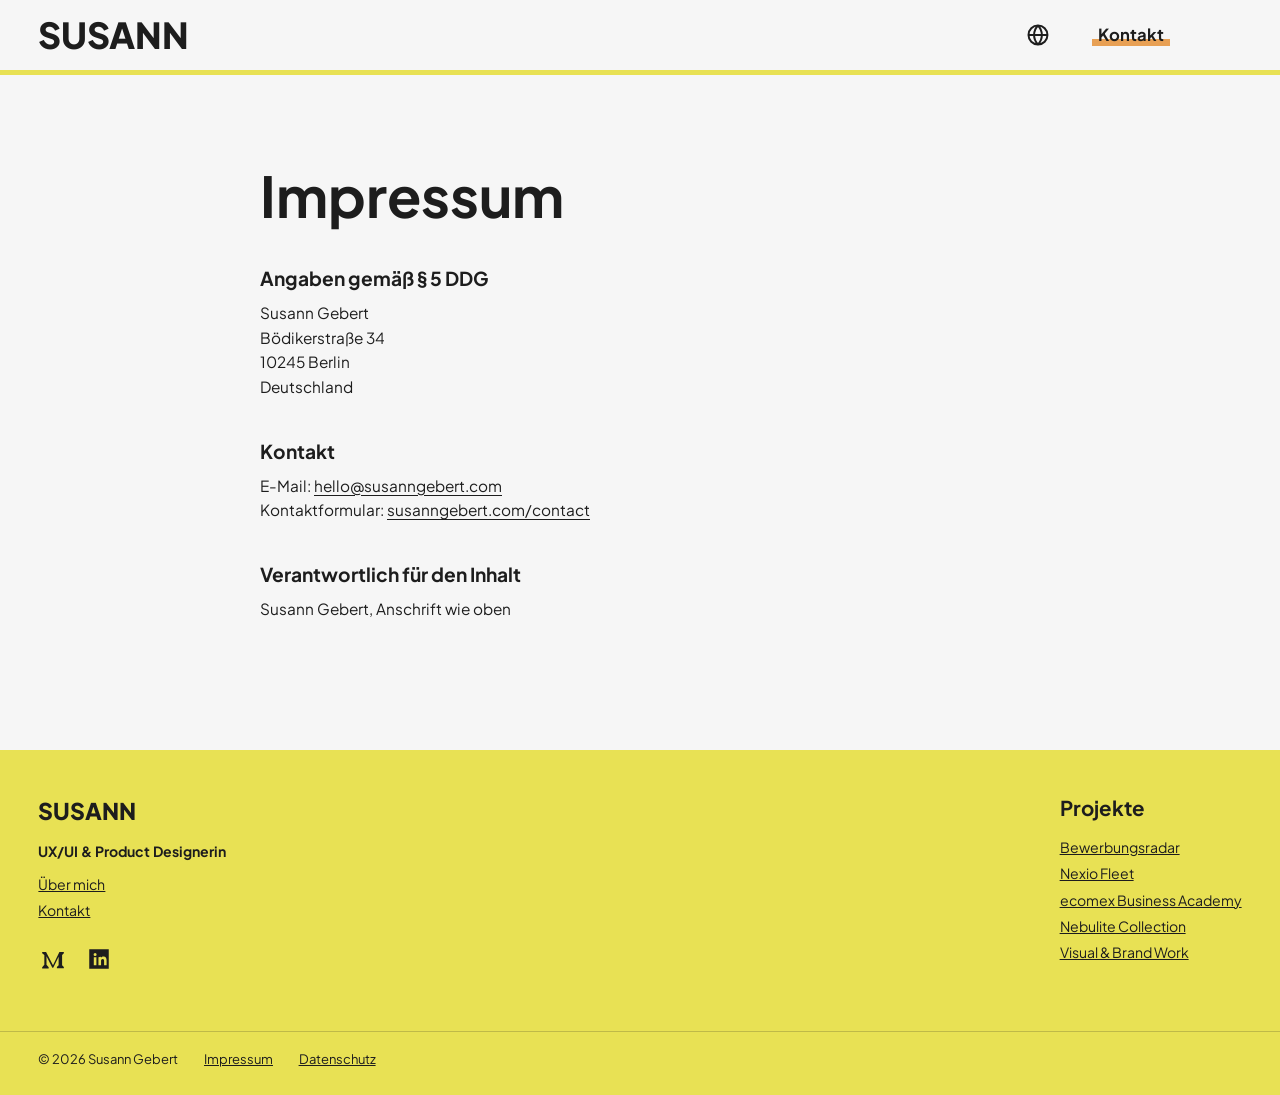
<file: impressum.html>
<!DOCTYPE html>
<html lang="de">
<head>
<meta charset="utf-8">
<meta name="viewport" content="width=device-width, initial-scale=1, viewport-fit=cover">
<title data-i18n="meta.imprint.title">Impressum – Susann Gebert</title>
<meta name="description" content="Impressum von Susann Gebert." data-i18n-content="meta.imprint.desc">
<link rel="canonical" href="https://susanngebert.com/impressum.html">
<!-- Social Sharing: Open Graph & Twitter Card. Die Texte wechseln mit der Sprache (js/i18n.js, "meta.*").
     Vorschaubild: images/og-image.jpg (Porträt, 1200 × 630 px – das Format, das LinkedIn & Co. erwarten). -->
<meta property="og:type" content="website">
<meta property="og:site_name" content="Susann Gebert">
<meta property="og:locale" content="de_DE" data-i18n-content="meta.locale">
<meta property="og:url" content="https://susanngebert.com/impressum.html">
<meta property="og:title" content="Impressum – Susann Gebert" data-i18n-content="meta.imprint.title">
<meta property="og:description" content="Impressum von Susann Gebert." data-i18n-content="meta.imprint.desc">
<meta property="og:image" content="https://susanngebert.com/images/og-image.jpg">
<meta property="og:image:type" content="image/jpeg">
<meta property="og:image:width" content="1200">
<meta property="og:image:height" content="630">
<meta property="og:image:alt" content="Porträt von Susann Gebert" data-i18n-content="meta.image.alt">
<meta name="twitter:card" content="summary_large_image">
<meta name="twitter:title" content="Impressum – Susann Gebert" data-i18n-content="meta.imprint.title">
<meta name="twitter:description" content="Impressum von Susann Gebert." data-i18n-content="meta.imprint.desc">
<meta name="twitter:image" content="https://susanngebert.com/images/og-image.jpg">
<meta name="twitter:image:alt" content="Porträt von Susann Gebert" data-i18n-content="meta.image.alt">
<link rel="icon" href="favicon.svg?v=2" type="image/svg+xml">
<link rel="icon" href="favicon.ico?v=2" sizes="48x48">
<link rel="apple-touch-icon" href="apple-touch-icon.png">
<link rel="stylesheet" href="css/style.css?v=210">
<!-- Besucherstatistik: Umami (ohne Cookies), zählt nur auf susanngebert.com -->
<script defer src="https://cloud.umami.is/script.js" data-website-id="f222214b-0634-4848-a78e-f9d0a3985930" data-domains="susanngebert.com"></script>
</head>
<body>
<!-- Tastatur: erster Tab-Stopp, springt direkt zum Inhalt -->
<a class="skip-link" href="#main"><span data-only="de">Zum Inhalt springen</span><span data-only="en">Skip to content</span></a>

<!-- ================= HEADER ================= -->
<header class="topbar">
  <div class="wrap">
    <a class="logo" href="/">SUSANN</a>
    <div class="meta">
      <div class="lang" data-active="de">
        <button class="lang-toggle" type="button" aria-expanded="false" aria-controls="lang-menu" aria-label="Sprache wählen / Choose language">
          <svg viewBox="0 0 24 24" aria-hidden="true"><circle cx="12" cy="12" r="9.5"/><path d="M2.5 12h19M12 2.5c2.6 2.7 3.9 5.9 3.9 9.5s-1.3 6.8-3.9 9.5M12 2.5C9.4 5.2 8.1 8.4 8.1 12s1.3 6.8 3.9 9.5"/></svg>
        </button>
        <div class="lang-menu" id="lang-menu" hidden>
          <button type="button" data-lang="de" aria-pressed="true">DE</button>
          <button type="button" data-lang="en" aria-pressed="false">EN</button>
        </div>
      </div>
      <a class="meta-link btn-view" href="contact.html" data-i18n="nav.contact">Kontakt</a>
      <button class="burger" type="button" aria-controls="menu" aria-expanded="false" data-i18n-aria="nav.open" aria-label="Menü öffnen">
        <span></span><span></span><span></span>
      </button>
    </div>
  </div>
</header>


<main id="main" tabindex="-1" class="legal">
  <!--
    Impressum nach § 5 DDG.
    Alles in [eckigen Klammern] (class="legal-todo") muss vor dem Livegang durch echte Angaben ersetzt werden.
  -->
  <section class="wrap legal-body">
    <h1><span data-only="de">Impressum</span><span data-only="en">Legal notice</span></h1>
    <p class="legal-note" data-only="en">The legal notice is required under German law and is therefore provided in German.</p>

    <h2>Angaben gemäß § 5 DDG</h2>
    <p>
      Susann Gebert<br>
      Bödikerstraße 34<br>
      10245 Berlin<br>
      Deutschland
    </p>

    <h2>Kontakt</h2>
    <p>
      E-Mail: <a href="mailto:hello@susanngebert.com" data-umami-event="E-Mail-Klick">hello@susanngebert.com</a><br>
      Kontaktformular: <a href="contact.html#contact-form">susanngebert.com/contact</a>
    </p>

    <!-- Nur einfügen, falls vorhanden:
    <h2>Umsatzsteuer-ID</h2>
    <p>Umsatzsteuer-Identifikationsnummer gemäß § 27a UStG: [USt-IdNr.]</p>
    -->

    <h2>Verantwortlich für den Inhalt</h2>
    <p>Susann Gebert, Anschrift wie oben</p>
  </section>
</main>



<!-- ================= FOOTER ================= -->
<footer class="footer">
  <div class="wrap">
    <div>
      <div class="name">SUSANN</div>
      <div class="role" data-i18n="hero.label">UX/UI &amp; Product Designerin</div>
      <ul class="small footer-nav">
        <li><a href="about.html" data-i18n="footer.about">Über mich</a></li>
        <li><a href="contact.html" data-i18n="footer.contact">Kontakt</a></li>
      </ul>
      <div class="social">
        <a href="https://medium.com/@susann.gebert" target="_blank" rel="noopener" data-umami-event="Medium-Klick" aria-label="Medium">
          <svg viewBox="0 0 24 24"><path d="M2 5.5h3.6l6.4 12.2L17.9 5.5H22v1.2l-1.6 1.5v9.6l1.6 1.5v1.2h-6.4v-1.2l1.6-1.5V9.9l-5 10.1h-.8L6 9.4v7.9l2 2.2v1.2H2v-1.2l2-2.2V8.3L2 6.7z"/></svg>
        </a>
        <a href="https://www.linkedin.com/in/susann-gebert-11679b240" target="_blank" rel="noopener" data-umami-event="LinkedIn-Klick" aria-label="LinkedIn">
          <svg viewBox="0 0 24 24"><path d="M3 3h18v18H3zm4.2 7.3v7.5h2.4v-7.5zm1.2-3.8a1.4 1.4 0 1 0 0 2.8 1.4 1.4 0 0 0 0-2.8zm3.1 3.8v7.5h2.4v-3.9c0-1 .2-2 1.5-2s1.3 1.2 1.3 2.1v3.8H19v-4.3c0-2.1-.5-3.7-2.9-3.7-1.2 0-2 .6-2.3 1.2v-1z" fill-rule="evenodd"/></svg>
        </a>
      </div>
    </div>
    <div>
      <h2 data-i18n="projects.title">Projekte</h2>
      <ul class="small">
        <li><a href="cs-bewerbungsradar.html">Bewerbungsradar</a></li>
        <li><a href="cs-nexio.html">Nexio Fleet</a></li>
        <li><a href="ecomex.html">ecomex Business Academy</a></li>
        <li><a href="cs-e-commerce.html">Nebulite Collection</a></li>
        <li><a href="visual-brand-work.html">Visual &amp; Brand Work</a></li>
      </ul>
    </div>
  </div>
  <div class="wrap footer-legal">
    <span>© 2026 Susann Gebert</span>
    <a href="impressum.html" aria-current="page" data-i18n="footer.imprint">Impressum</a>
    <a href="datenschutz.html" data-i18n="footer.privacy">Datenschutz</a>
  </div>
</footer>

<!-- ================= BURGER-MENÜ ================= -->
<div class="menu" id="menu" role="dialog" aria-modal="true" aria-label="Navigation">
  <svg class="menu-deco" viewBox="0 0 1280 728" preserveAspectRatio="xMidYMid slice" aria-hidden="true">
    <g fill="none" stroke="rgba(255,255,255,.35)" stroke-width="3">
      <circle cx="205" cy="200" r="580"/>
      <circle cx="165" cy="284" r="110"/>
      <polygon points="876,622 928,622 902,666"/>
    </g>
    <circle cx="218" cy="315" r="20" fill="rgba(255,255,255,.35)"/>
    <defs>
      <pattern id="dotp" width="36" height="36" patternUnits="userSpaceOnUse">
        <circle cx="12" cy="12" r="6" fill="rgba(255,255,255,.35)"/>
      </pattern>
    </defs>
    <rect x="0" y="433" width="144" height="236" fill="url(#dotp)"/>
  </svg>
  <div class="menu-top">
    <a class="menu-logo" href="/">SUSANN</a>
    <button class="menu-close" type="button">
      <span data-i18n="nav.close">Schließen</span>
      <svg viewBox="0 0 40 40" aria-hidden="true"><path d="M4 4l32 32M36 4L4 36" stroke="#1D1D1D" stroke-width="3.5"/></svg>
    </button>
  </div>
  <nav class="menu-nav">
    <div class="menu-row">
      <a href="/"><span class="menu-no" aria-hidden="true">01</span><span data-i18n="menu.home">Home</span></a>
      <a href="all-projects.html"><span class="menu-no" aria-hidden="true">02</span><span data-i18n="menu.work">Projekte</span></a>
    </div>
    <div class="menu-row">
      <a href="visual-brand-work.html"><span class="menu-no" aria-hidden="true">03</span><span data-i18n="menu.visual">Visual &amp; Brand Work</span></a>
    </div>
    <div class="menu-row">
      <a href="about.html"><span class="menu-no" aria-hidden="true">04</span><span data-i18n="menu.about">Über mich</span></a>
      <a href="contact.html"><span class="menu-no" aria-hidden="true">05</span><span data-i18n="menu.contact">Kontakt</span></a>
    </div>
  </nav>
</div>

<script src="js/i18n.js?v=207"></script>
<script src="js/main.js?v=147"></script>
</body>
</html>
</file>
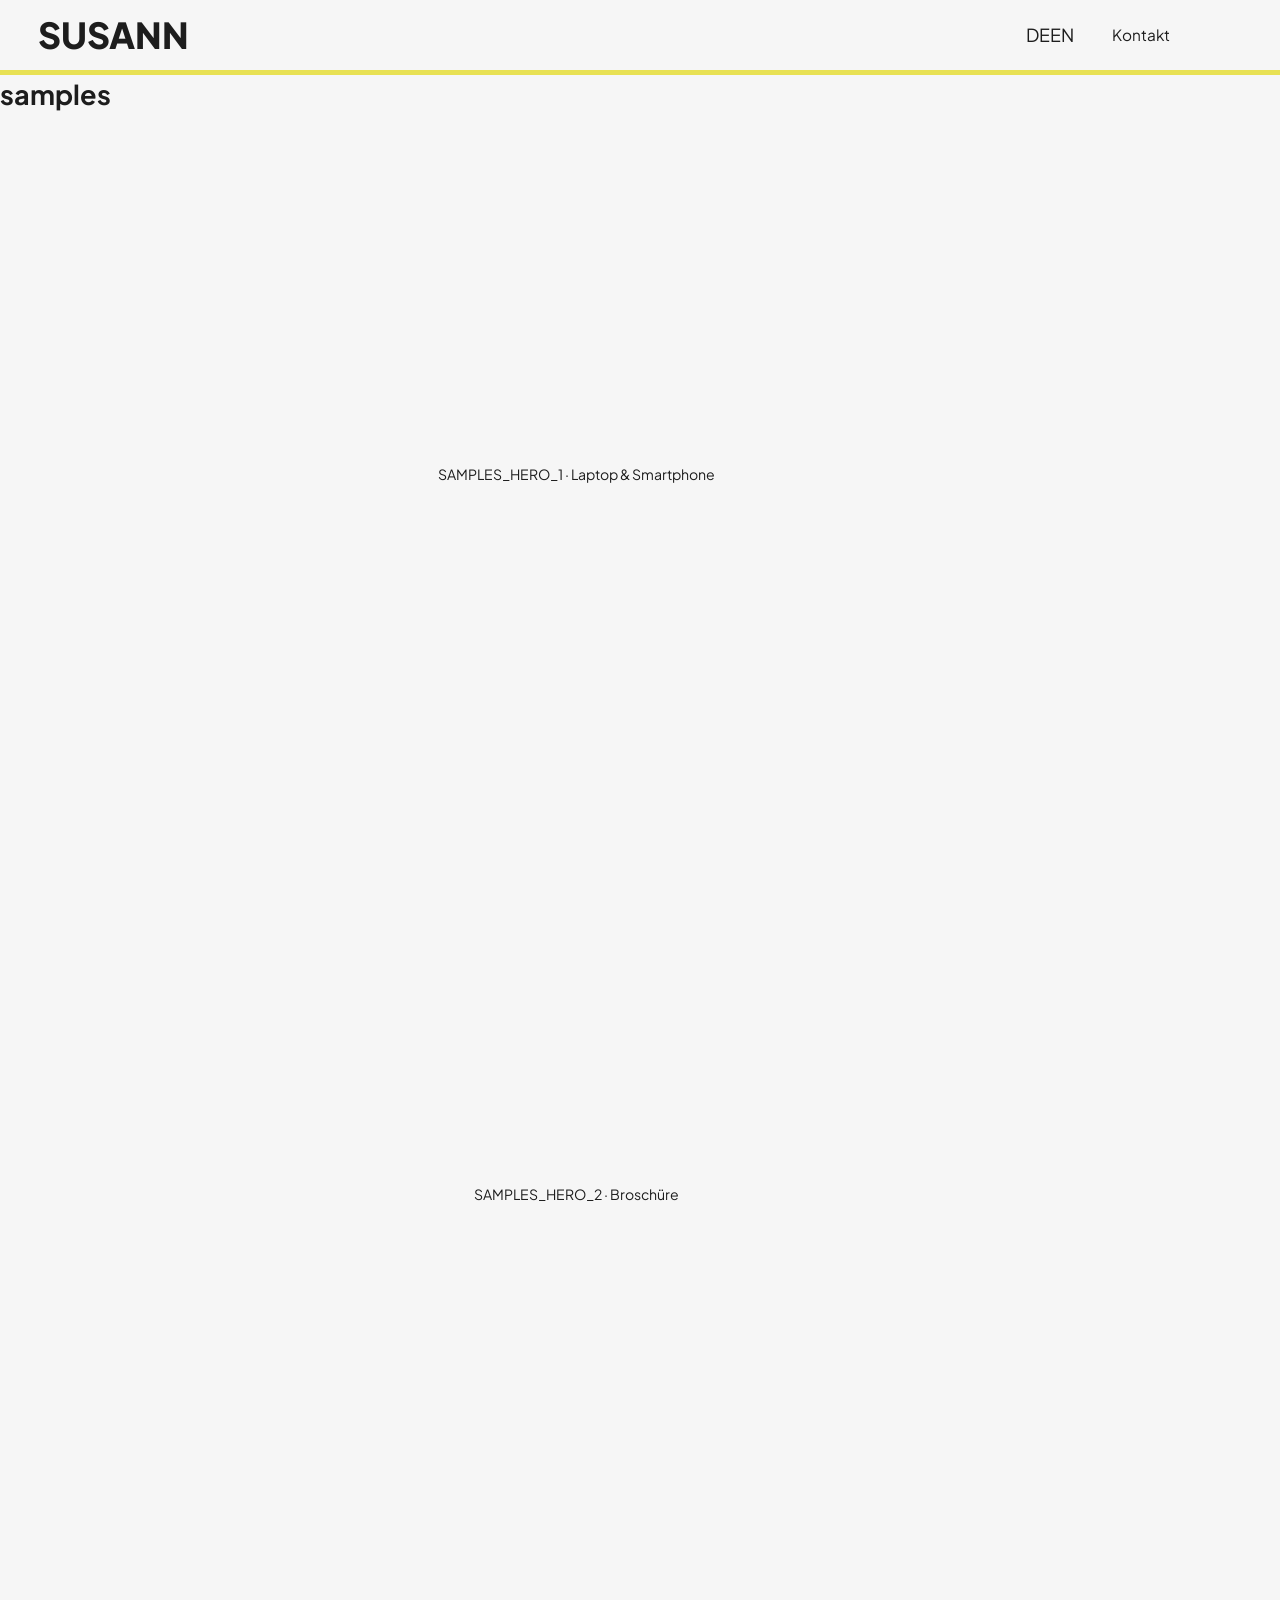
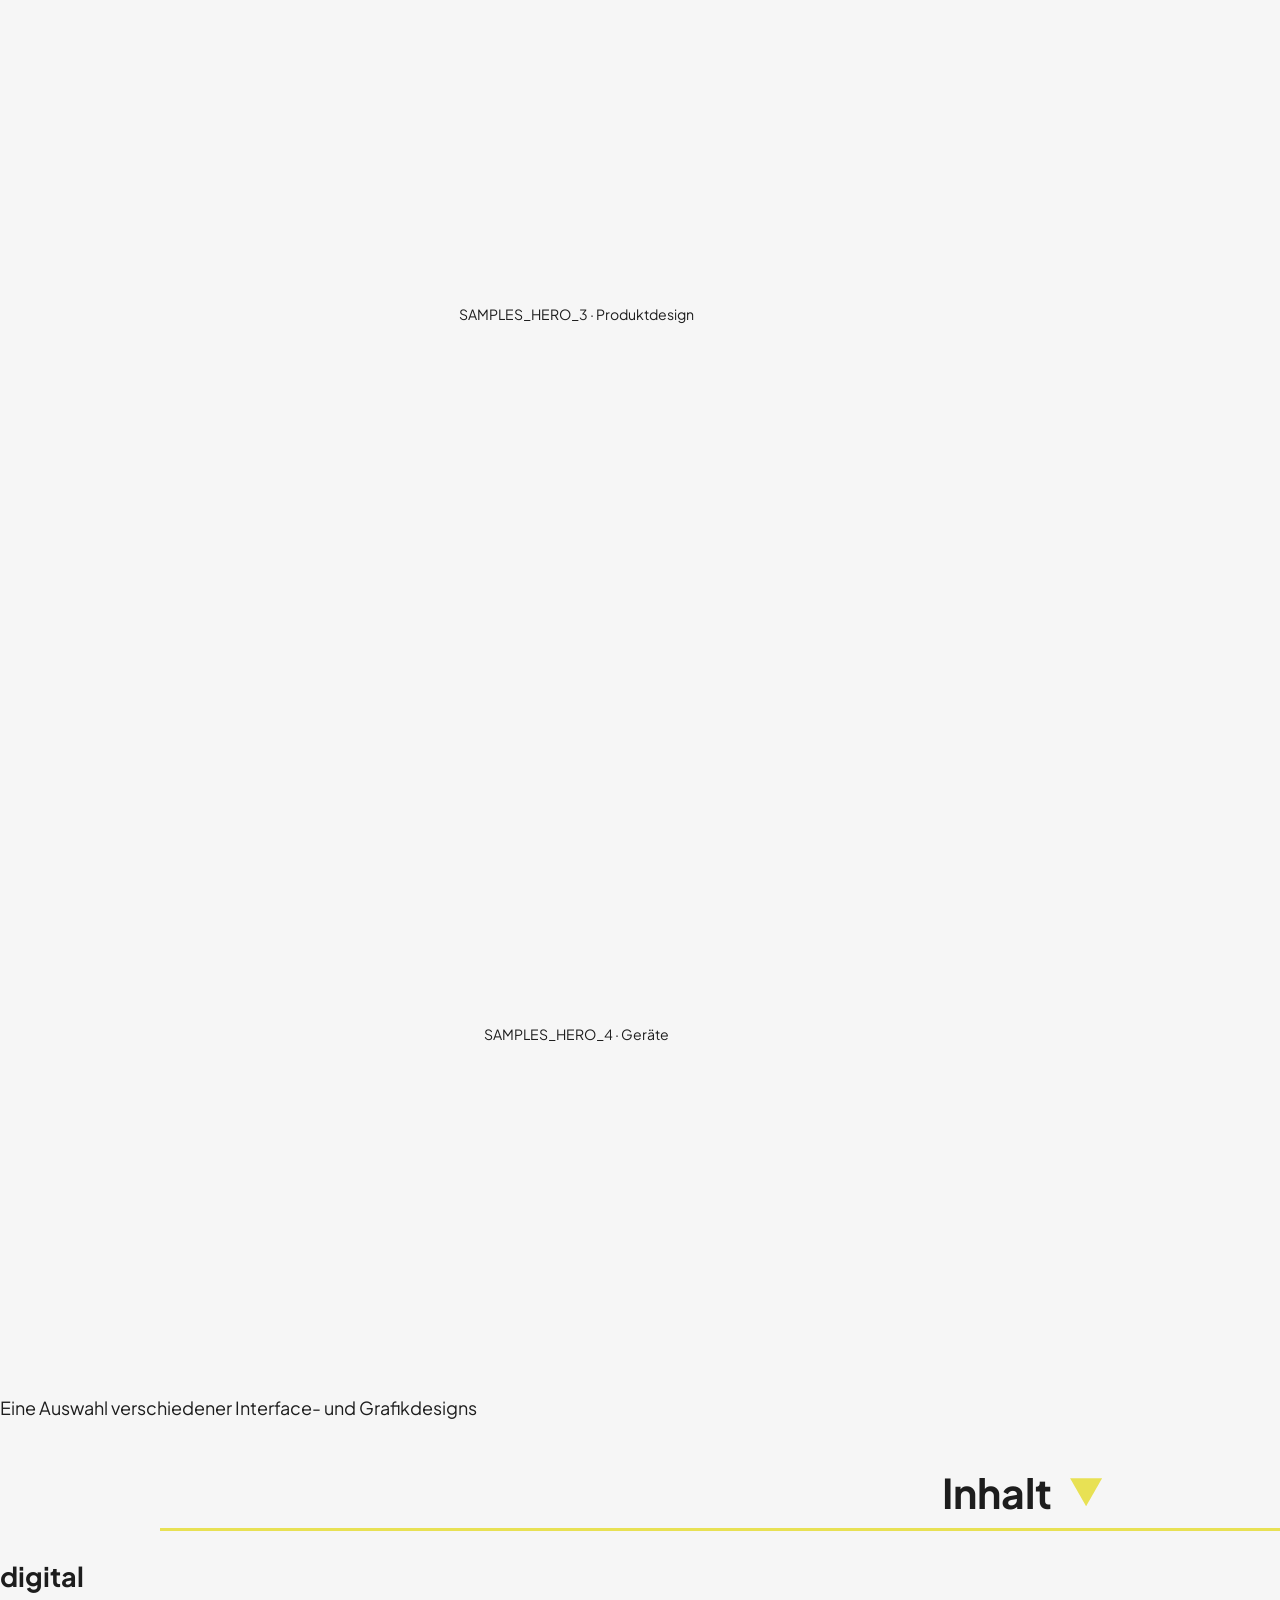
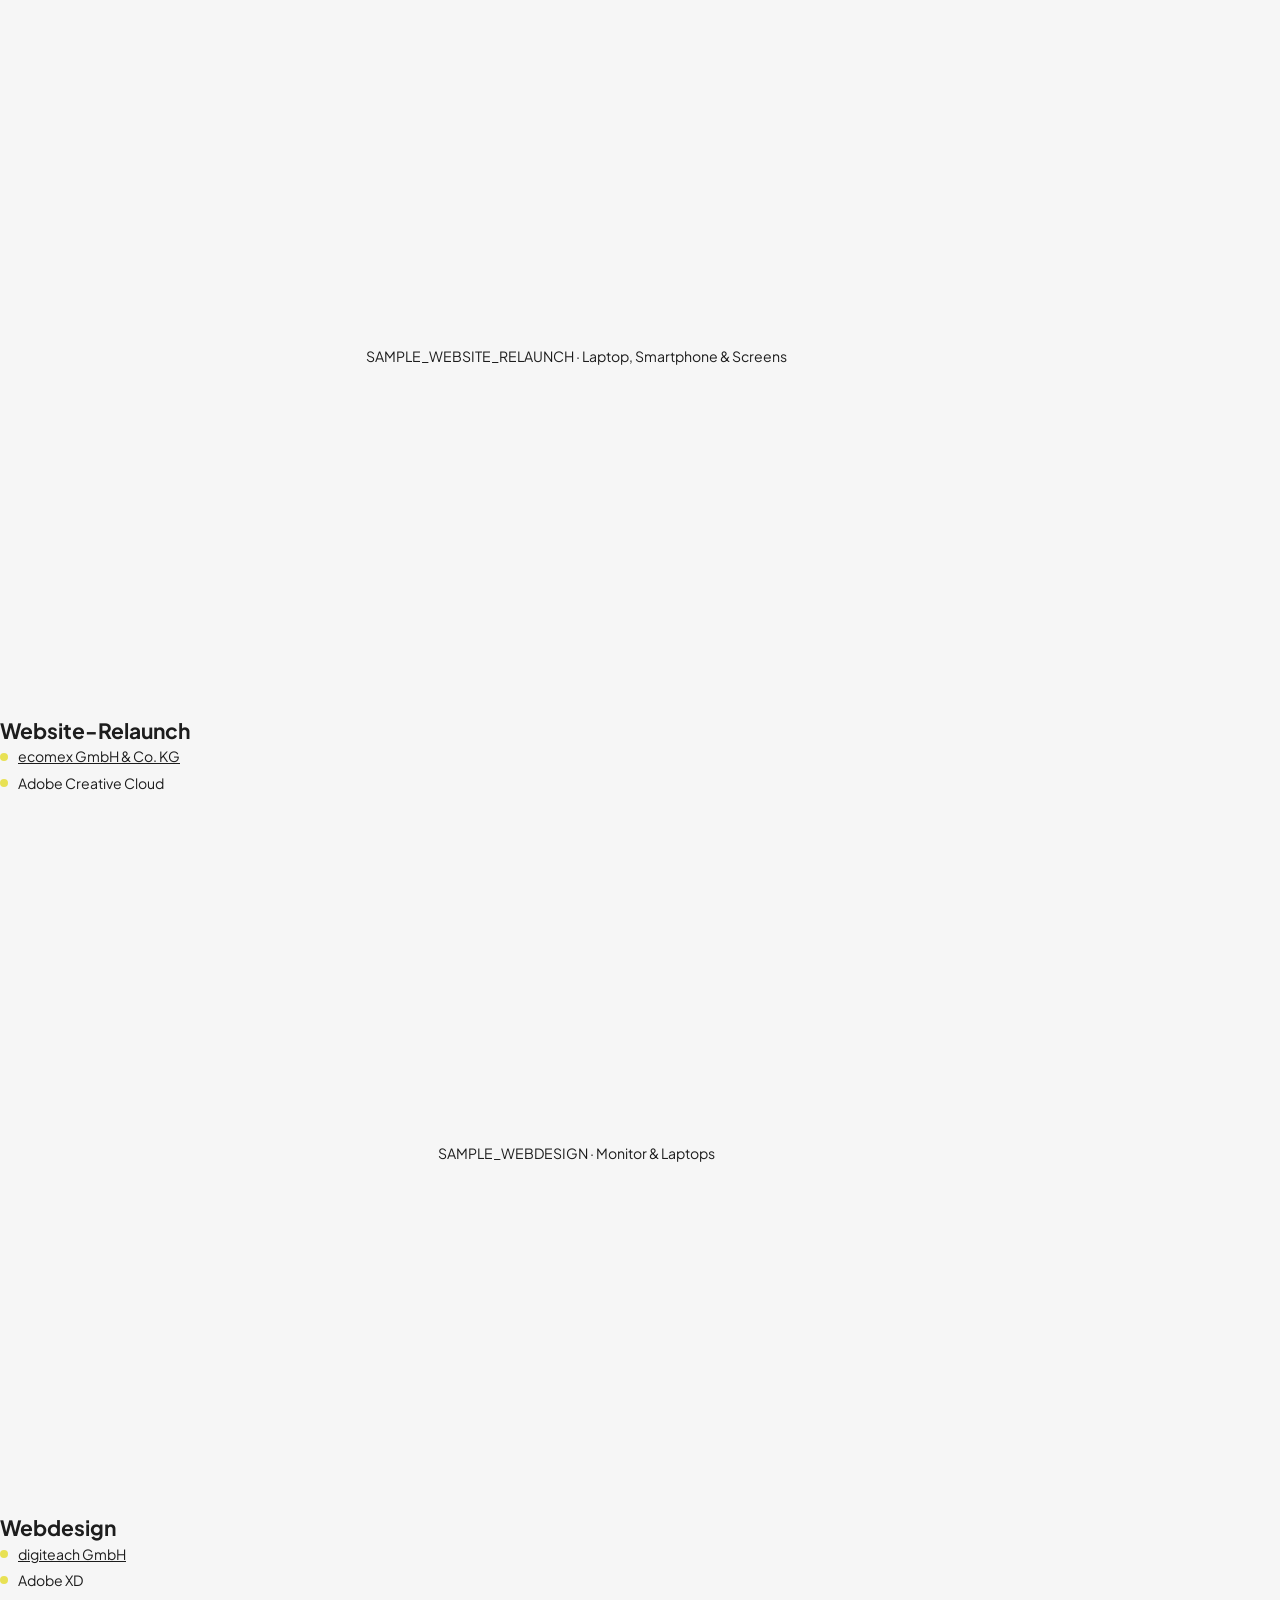
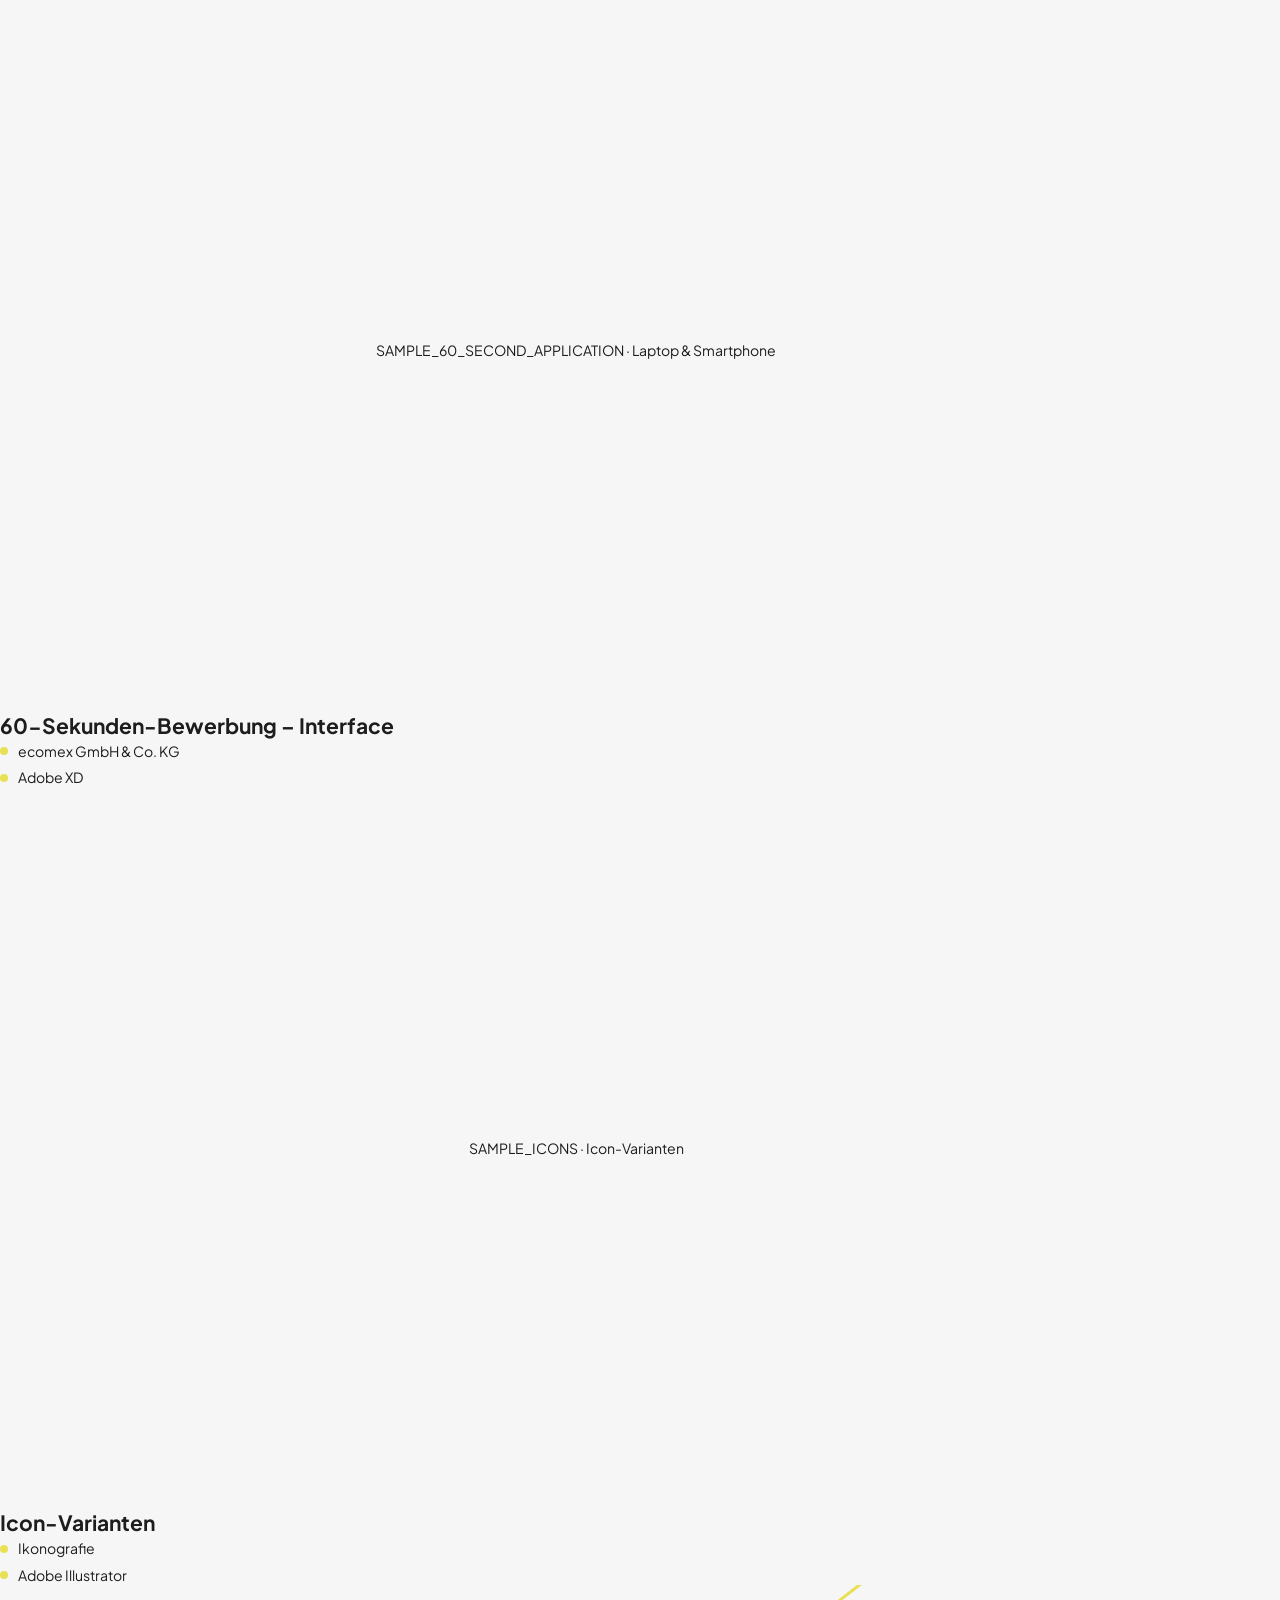
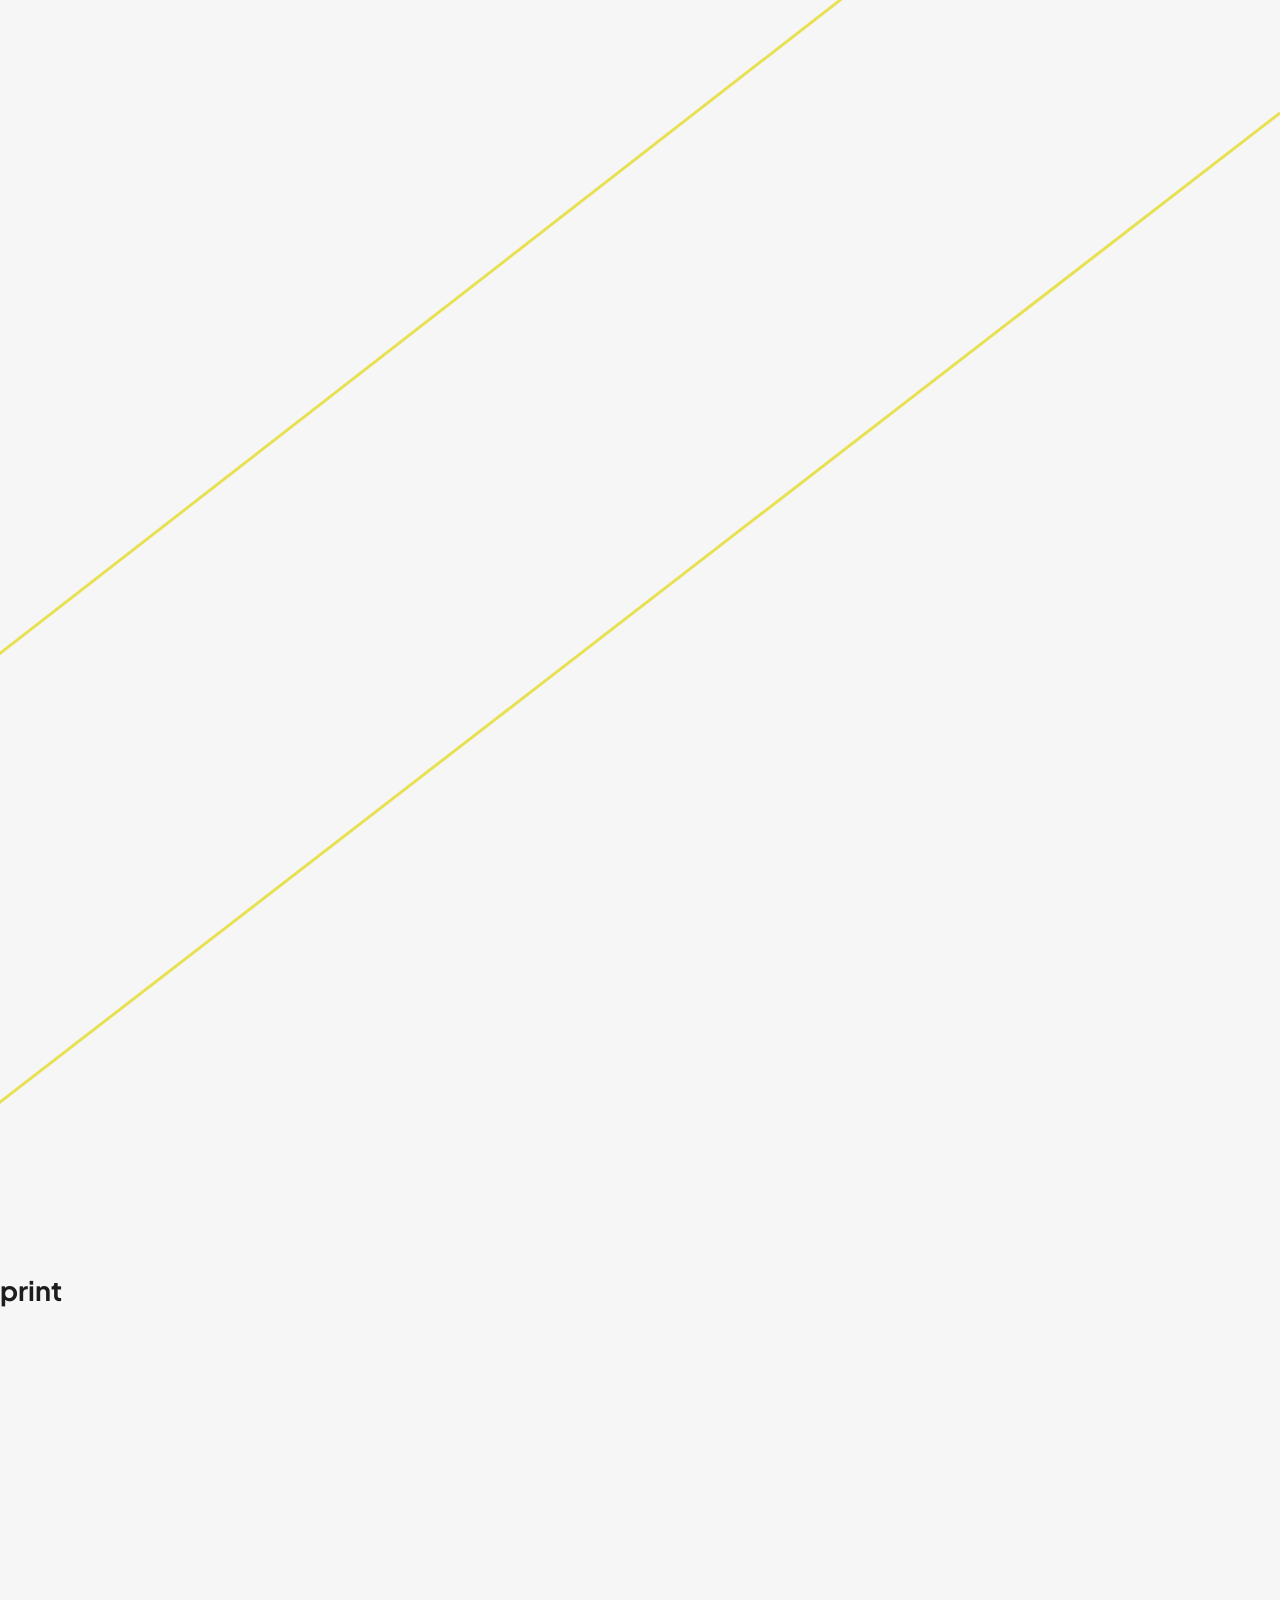
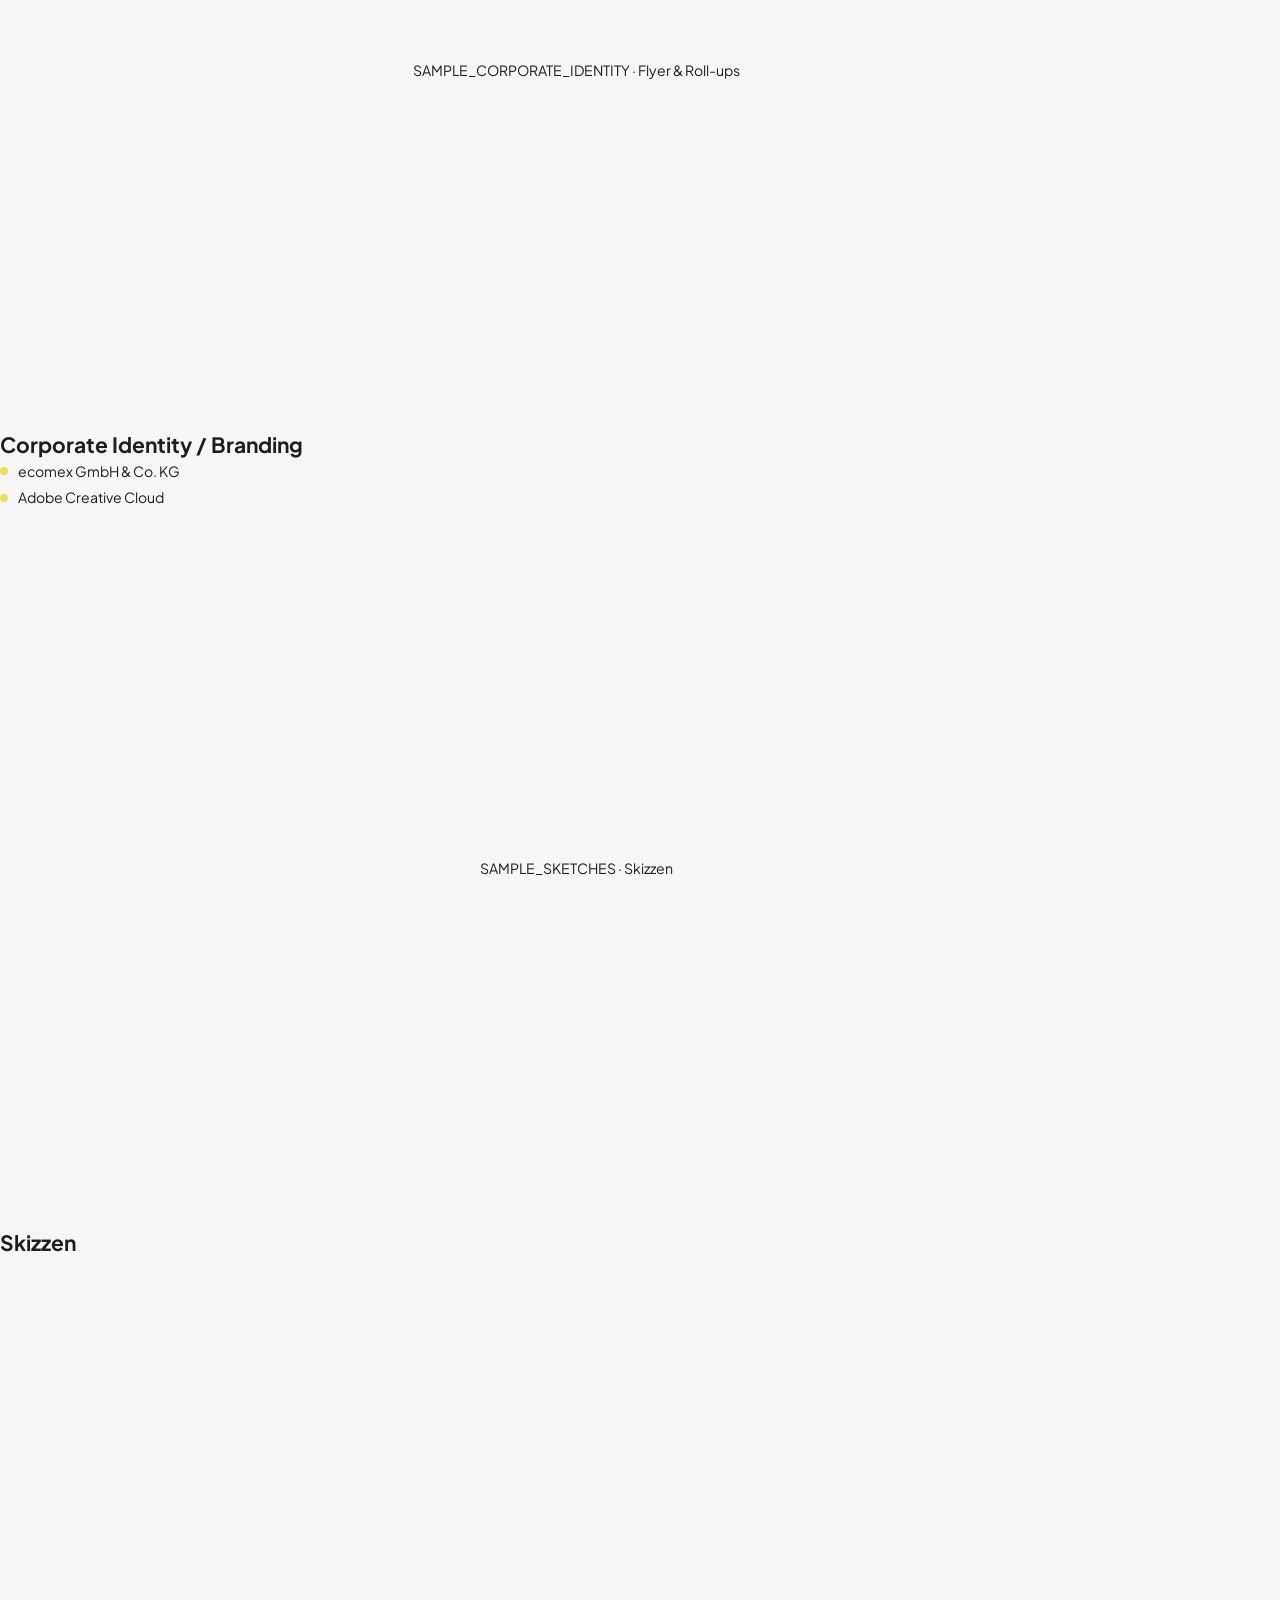
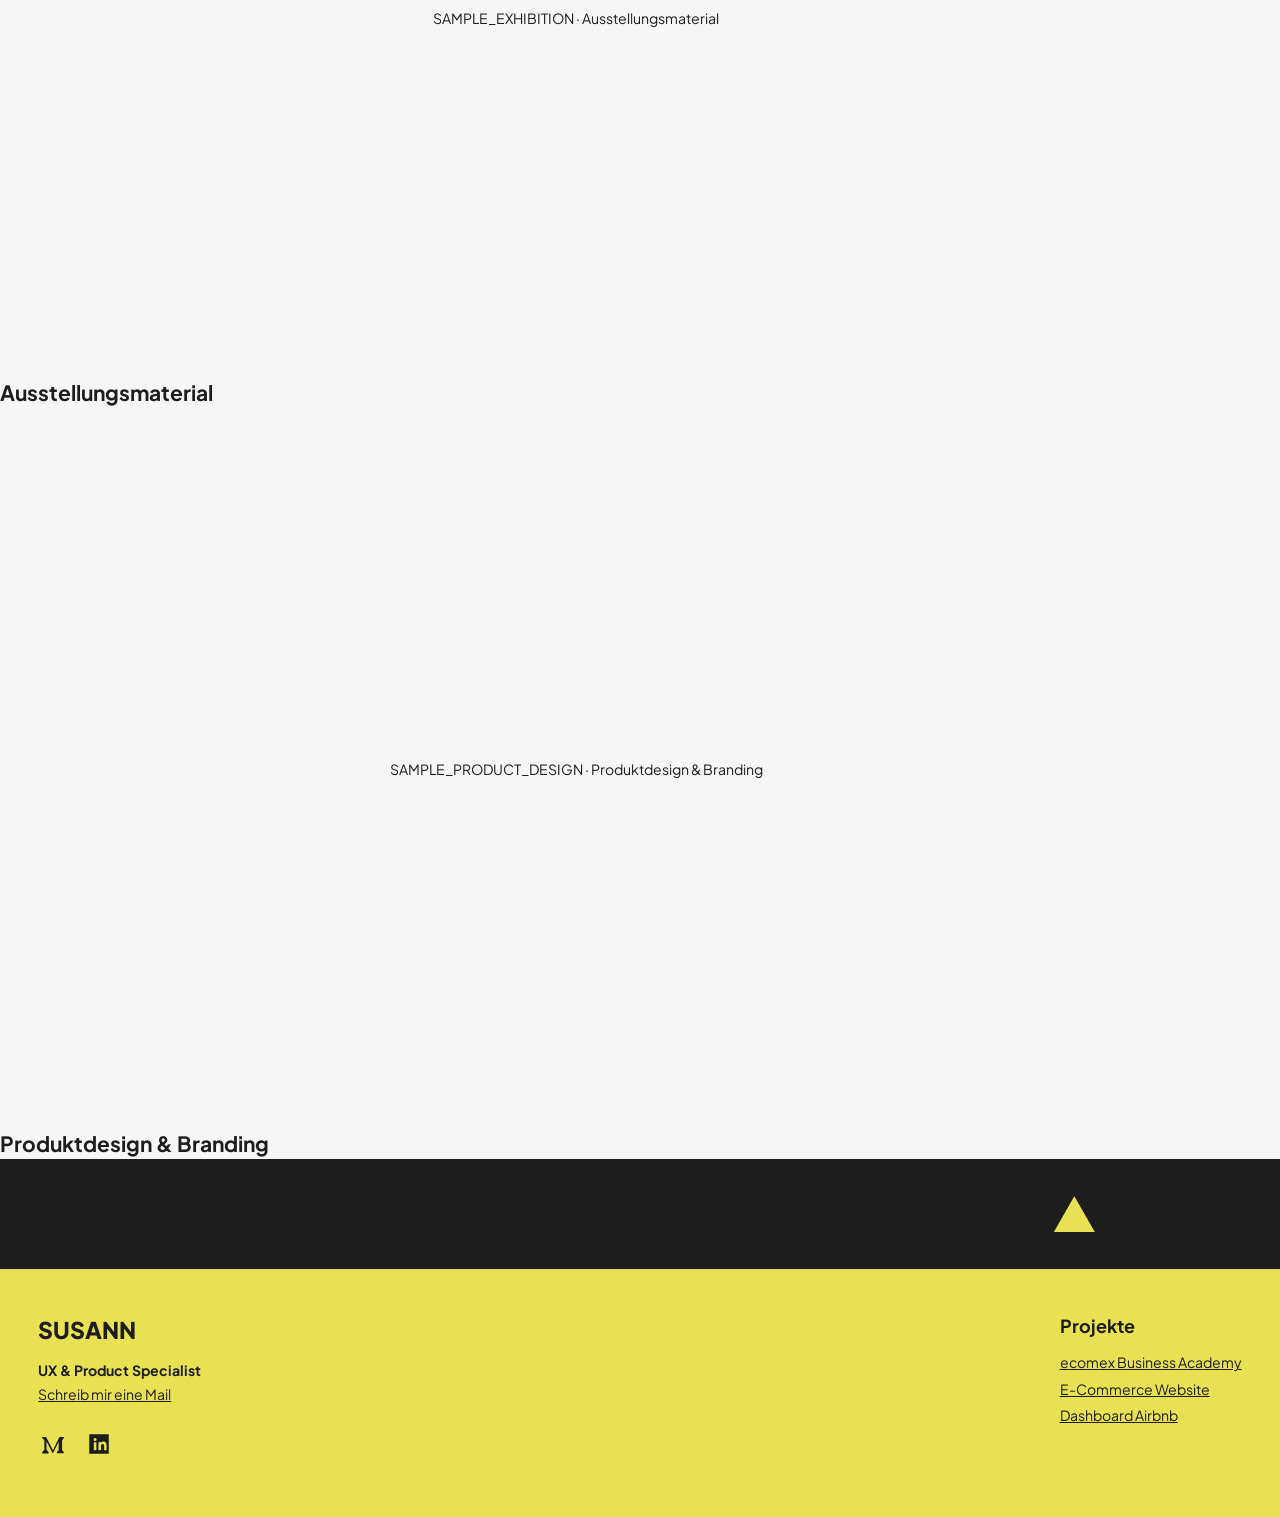
<file: samples.html>
<!DOCTYPE html>
<html lang="de">
<head>
<meta charset="utf-8">
<meta name="viewport" content="width=device-width, initial-scale=1, viewport-fit=cover">
<title>Visual Design – Susann Gebert</title>
<meta name="description" content="Visual Design von Susann Gebert – Interface-Design, Branding, Print und Illustration.">
<link rel="icon" href="favicon.svg?v=2" type="image/svg+xml">
<link rel="icon" href="favicon.ico?v=2" sizes="48x48">
<link rel="apple-touch-icon" href="apple-touch-icon.png">
<link rel="stylesheet" href="css/style.css?v=63">
</head>
<body>

<!-- ================= HEADER ================= -->
<header class="topbar">
  <div class="wrap">
    <a class="logo" href="index.html">SUSANN</a>
    <div class="meta">
      <div class="lang" role="group" aria-label="Sprache / Language" data-active="de">
        <button type="button" data-lang="de" aria-pressed="true">DE</button>
        <button type="button" data-lang="en" aria-pressed="false">EN</button>
      </div>
      <a class="meta-link" href="contact.html" data-i18n="nav.contact">Kontakt</a>
      <button class="burger" type="button" aria-controls="menu" aria-expanded="false" data-i18n-aria="nav.open" aria-label="Menü öffnen">
        <span></span><span></span><span></span>
      </button>
    </div>
  </div>
</header>


<main class="sp">
  <!--
    Bild-Platzhalter: Jeder graue Kasten trägt seine ID (z. B. SAMPLE_WEBSITE_RELAUNCH) im Attribut
    data-placeholder. Zum Ersetzen den ganzen <div class="ph …"> durch
    <img class="sp-img" src="images/…" width="…" height="…" loading="lazy" alt="…"> ersetzen.
  -->

  <!-- ================= KOPF ================= -->
  <section class="wrap-hero sp-row sp-head">
    <div class="sp-title">
      <span class="tri-right" aria-hidden="true"></span>
      <h1 class="sp-label">samples</h1>
    </div>
    <div>
      <div class="sp-collage">
        <div class="ph sp-ph-grey" data-placeholder="SAMPLES_HERO_1">SAMPLES_HERO_1 · Laptop &amp; Smartphone</div>
        <div class="ph sp-ph-white" data-placeholder="SAMPLES_HERO_2">SAMPLES_HERO_2 · Broschüre</div>
        <div class="ph sp-ph-white" data-placeholder="SAMPLES_HERO_3">SAMPLES_HERO_3 · Produktdesign</div>
        <div class="ph sp-ph-yellow" data-placeholder="SAMPLES_HERO_4">SAMPLES_HERO_4 · Geräte</div>
      </div>
      <p class="sp-intro"><span data-only="de">Eine Auswahl verschiedener Interface- und Grafikdesigns</span><span data-only="en">A selection of different interface and graphic designs</span></p>
    </div>
  </section>

  <div class="wrap">
    <div class="sec-head">
      <h2><span data-only="de">Inhalt</span><span data-only="en">content</span></h2>
      <span class="tri-down" aria-hidden="true"></span>
    </div>
  </div>

  <!-- ================= DIGITAL ================= -->
  <section class="sp-cat">
    <span class="sp-dots" aria-hidden="true"></span>
    <div class="wrap-hero sp-row">
      <h2 class="sp-label">digital</h2>
      <div class="sp-list">
        <article class="sp-item">
          <div class="ph" data-placeholder="SAMPLE_WEBSITE_RELAUNCH">SAMPLE_WEBSITE_RELAUNCH · Laptop, Smartphone &amp; Screens</div>
          <h3><span data-only="de">Website-Relaunch</span><span data-only="en">Website relaunch</span></h3>
          <ul class="card-facts sp-meta">
            <li><a href="https://www.ecomex.de/" target="_blank" rel="noopener">ecomex GmbH &amp; Co. KG</a></li>
            <li>Adobe Creative Cloud</li>
          </ul>
        </article>
        <article class="sp-item">
          <div class="ph" data-placeholder="SAMPLE_WEBDESIGN">SAMPLE_WEBDESIGN · Monitor &amp; Laptops</div>
          <h3>Webdesign</h3>
          <ul class="card-facts sp-meta">
            <li><a href="https://digiteach.de/" target="_blank" rel="noopener">digiteach GmbH</a></li>
            <li>Adobe XD</li>
          </ul>
        </article>
        <article class="sp-item">
          <div class="ph" data-placeholder="SAMPLE_60_SECOND_APPLICATION">SAMPLE_60_SECOND_APPLICATION · Laptop &amp; Smartphone</div>
          <h3><span data-only="de">60-Sekunden-Bewerbung – Interface</span><span data-only="en">60-second application – interface</span></h3>
          <ul class="card-facts sp-meta">
            <li>ecomex GmbH &amp; Co. KG</li>
            <li>Adobe XD</li>
          </ul>
        </article>
        <article class="sp-item">
          <div class="ph" data-placeholder="SAMPLE_ICONS">SAMPLE_ICONS · Icon-Varianten</div>
          <h3><span data-only="de">Icon-Varianten</span><span data-only="en">Icon variants</span></h3>
          <ul class="card-facts sp-meta">
            <li><span data-only="de">Ikonografie</span><span data-only="en">Iconography</span></li>
            <li>Adobe Illustrator</li>
          </ul>
        </article>
      </div>
    </div>
  </section>

  <!-- ================= PRINT ================= -->
  <section class="sp-cat">
    <svg class="sp-lines" viewBox="0 0 100 100" preserveAspectRatio="none" aria-hidden="true">
      <path d="M-10 60 L80 -10 M-10 95 L100 10" stroke="#E8E154" stroke-width="3" vector-effect="non-scaling-stroke"/>
    </svg>
    <div class="wrap-hero sp-row">
      <h2 class="sp-label">print</h2>
      <div class="sp-list">
        <article class="sp-item">
          <div class="ph" data-placeholder="SAMPLE_CORPORATE_IDENTITY">SAMPLE_CORPORATE_IDENTITY · Flyer &amp; Roll-ups</div>
          <h3>Corporate Identity / Branding</h3>
          <ul class="card-facts sp-meta">
            <li>ecomex GmbH &amp; Co. KG</li>
            <li>Adobe Creative Cloud</li>
          </ul>
        </article>
        <article class="sp-item">
          <div class="ph" data-placeholder="SAMPLE_SKETCHES">SAMPLE_SKETCHES · Skizzen</div>
          <h3><span data-only="de">Skizzen</span><span data-only="en">Sketches</span></h3>
        </article>
        <article class="sp-item">
          <div class="ph" data-placeholder="SAMPLE_EXHIBITION">SAMPLE_EXHIBITION · Ausstellungsmaterial</div>
          <h3><span data-only="de">Ausstellungsmaterial</span><span data-only="en">Exhibition material</span></h3>
        </article>
        <article class="sp-item">
          <div class="ph" data-placeholder="SAMPLE_PRODUCT_DESIGN">SAMPLE_PRODUCT_DESIGN · Produktdesign &amp; Branding</div>
          <h3><span data-only="de">Produktdesign &amp; Branding</span><span data-only="en">Product design &amp; branding</span></h3>
        </article>
      </div>
    </div>
  </section>

  <!-- ================= NACH OBEN ================= -->
  <div class="ap-top">
    <a class="ap-top-link" href="#top" data-i18n-aria="ap.top" aria-label="Nach oben"><span class="tri-up" aria-hidden="true"></span></a>
  </div>
</main>

<!-- ================= FOOTER ================= -->
<footer class="footer">
  <div class="wrap">
    <div>
      <div class="name">SUSANN</div>
      <div class="role">UX & Product Specialist</div>
      <a class="small" href="mailto:susann.gebert@gmx.de" data-i18n="footer.mail">Schreib mir eine Mail</a>
      <div class="social">
        <a href="https://medium.com/@susann.gebert" target="_blank" rel="noopener" aria-label="Medium">
          <svg viewBox="0 0 24 24"><path d="M2 5.5h3.6l6.4 12.2L17.9 5.5H22v1.2l-1.6 1.5v9.6l1.6 1.5v1.2h-6.4v-1.2l1.6-1.5V9.9l-5 10.1h-.8L6 9.4v7.9l2 2.2v1.2H2v-1.2l2-2.2V8.3L2 6.7z"/></svg>
        </a>
        <a href="https://www.linkedin.com/in/susann-gebert-11679b240" target="_blank" rel="noopener" aria-label="LinkedIn">
          <svg viewBox="0 0 24 24"><path d="M3 3h18v18H3zm4.2 7.3v7.5h2.4v-7.5zm1.2-3.8a1.4 1.4 0 1 0 0 2.8 1.4 1.4 0 0 0 0-2.8zm3.1 3.8v7.5h2.4v-3.9c0-1 .2-2 1.5-2s1.3 1.2 1.3 2.1v3.8H19v-4.3c0-2.1-.5-3.7-2.9-3.7-1.2 0-2 .6-2.3 1.2v-1z" fill-rule="evenodd"/></svg>
        </a>
      </div>
    </div>
    <div>
      <h4 data-i18n="projects.title">Projekte</h4>
      <ul class="small">
        <li><a href="ecomex.html">ecomex Business Academy</a></li>
        <li><a href="cs-e-commerce.html">E-Commerce Website</a></li>
        <li><a href="cs-dashboard.html">Dashboard Airbnb</a></li>
      </ul>
    </div>
  </div>
</footer>

<!-- ================= BURGER-MENÜ ================= -->
<div class="menu" id="menu" role="dialog" aria-modal="true" aria-label="Navigation">
  <svg class="menu-deco" viewBox="0 0 1280 728" preserveAspectRatio="xMidYMid slice" aria-hidden="true">
    <g fill="none" stroke="rgba(255,255,255,.35)" stroke-width="3">
      <circle cx="205" cy="200" r="580"/>
      <circle cx="165" cy="284" r="110"/>
      <polygon points="1090,442 988,500 1090,558"/>
      <polygon points="876,622 928,622 902,666"/>
    </g>
    <circle cx="218" cy="315" r="20" fill="rgba(255,255,255,.35)"/>
    <defs>
      <pattern id="dotp" width="36" height="36" patternUnits="userSpaceOnUse">
        <circle cx="12" cy="12" r="6" fill="rgba(255,255,255,.35)"/>
      </pattern>
    </defs>
    <rect x="998" y="93" width="288" height="288" fill="url(#dotp)"/>
    <rect x="0" y="433" width="144" height="236" fill="url(#dotp)"/>
  </svg>
  <div class="menu-top">
    <a class="menu-logo" href="index.html">SUSANN</a>
    <button class="menu-close" type="button">
      <span data-i18n="nav.close">Schließen</span>
      <svg viewBox="0 0 40 40" aria-hidden="true"><path d="M4 4l32 32M36 4L4 36" stroke="#1D1D1D" stroke-width="3.5"/></svg>
    </button>
  </div>
  <nav>
    <a href="index.html" data-i18n="menu.home">Home</a>
    <a href="all-projects.html" data-i18n="menu.work">Projekte</a>
    <a href="about.html" data-i18n="menu.about">Über mich</a>
    <a href="contact.html" data-i18n="menu.contact">Kontakt</a>
  </nav>
</div>

<script src="js/i18n.js?v=63"></script>
<script src="js/main.js?v=63"></script>
</body>
</html>
</file>
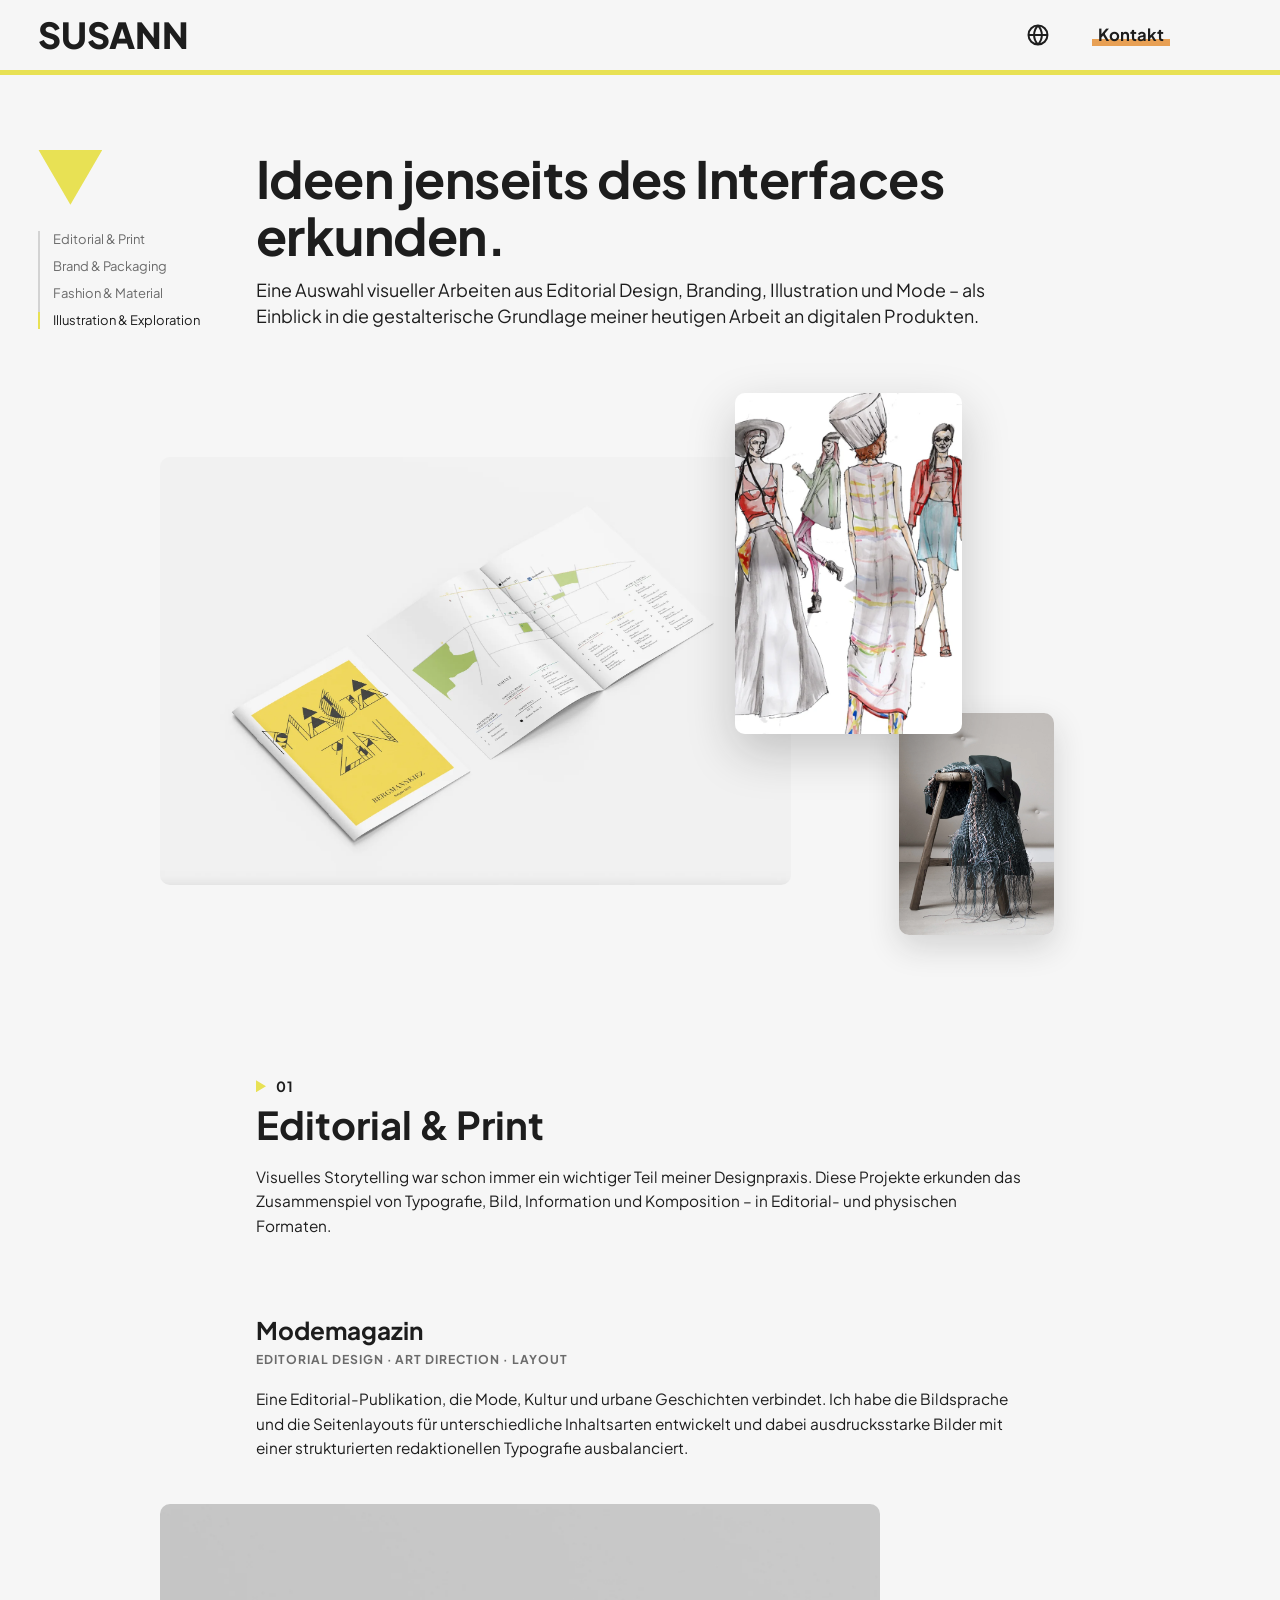
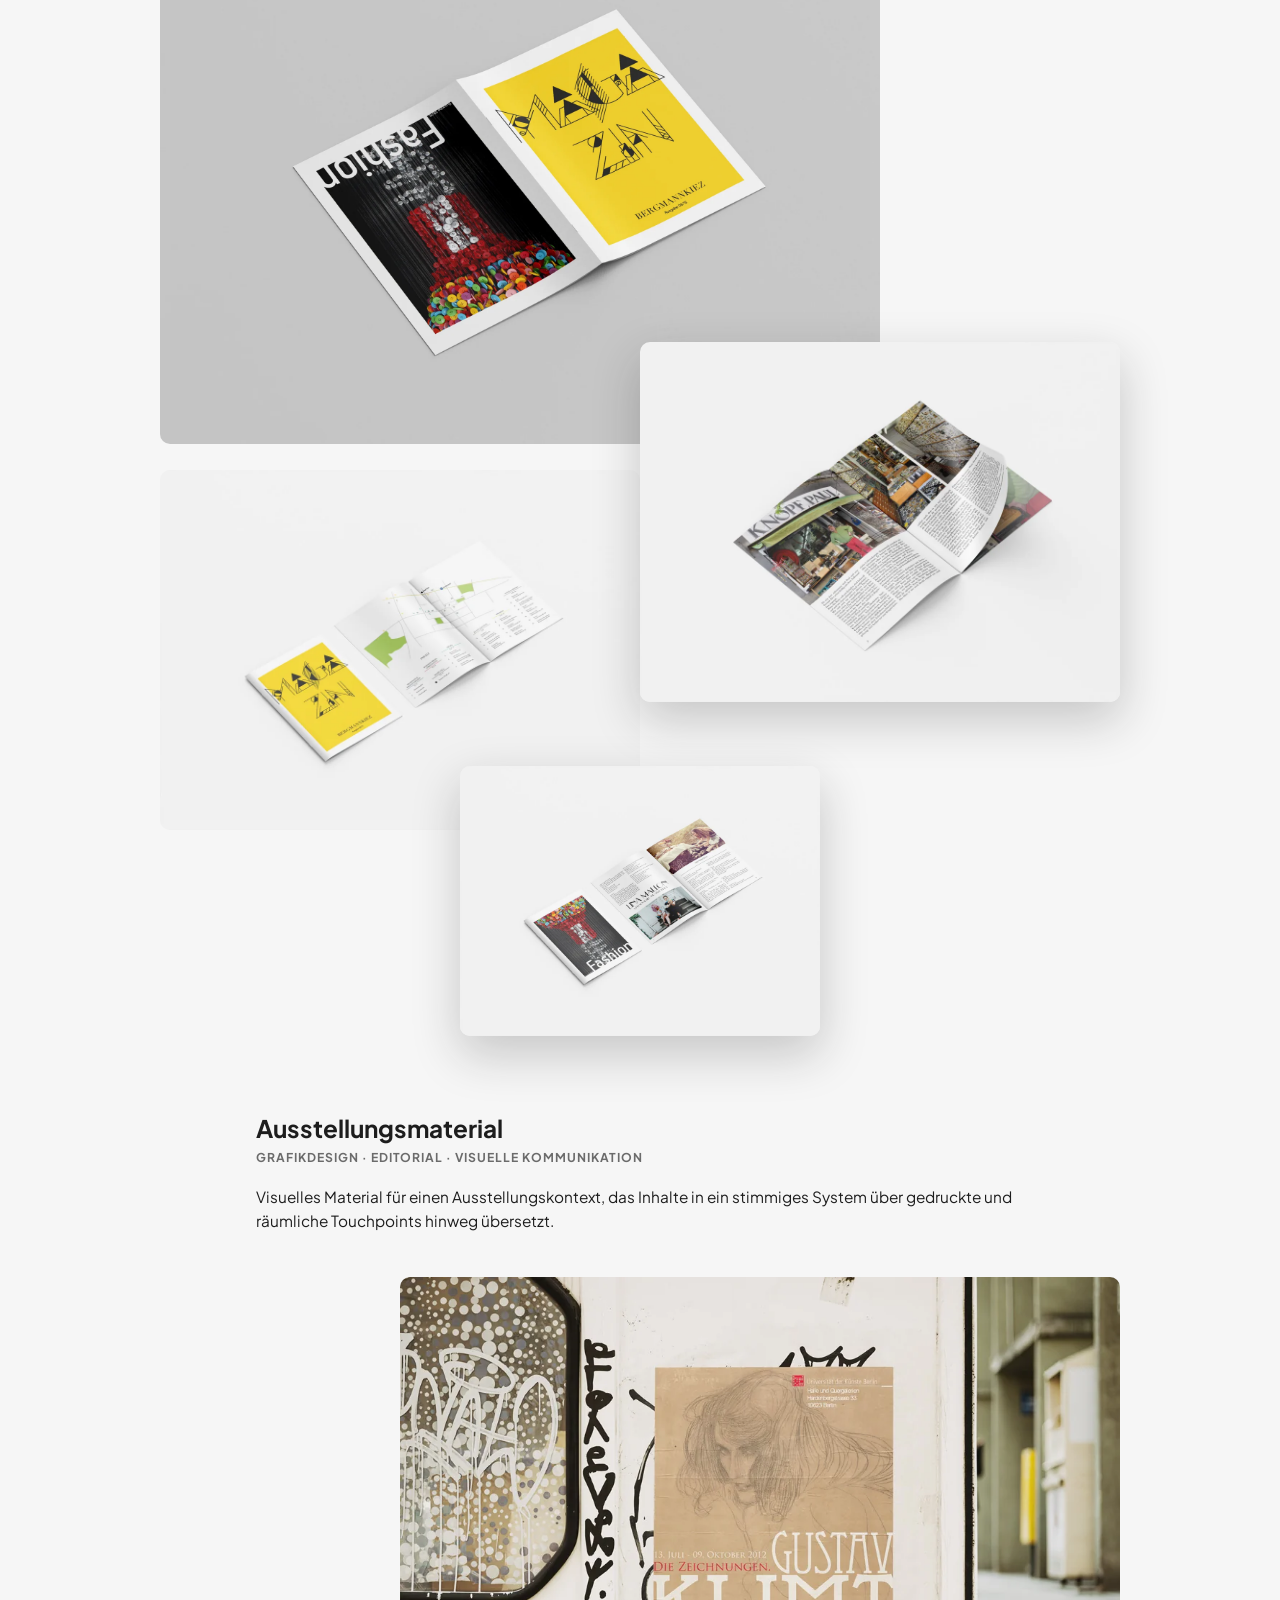
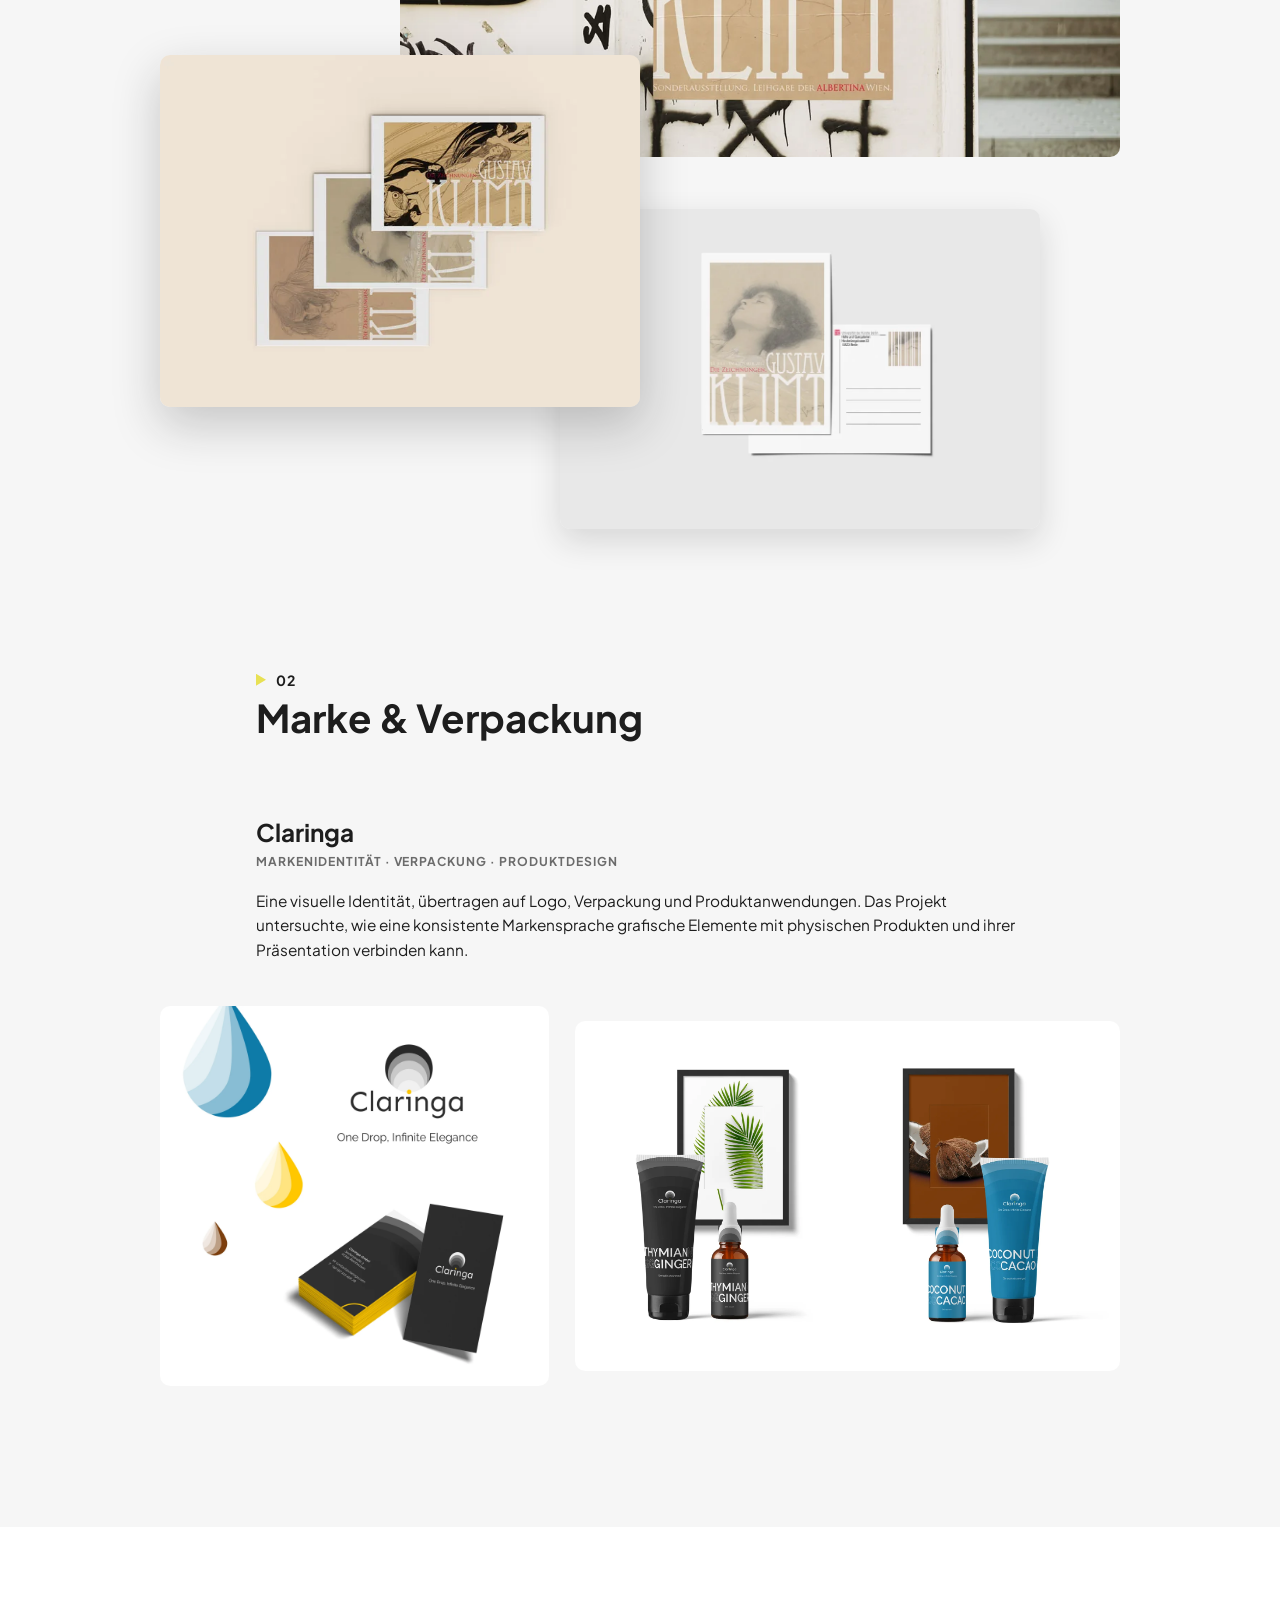
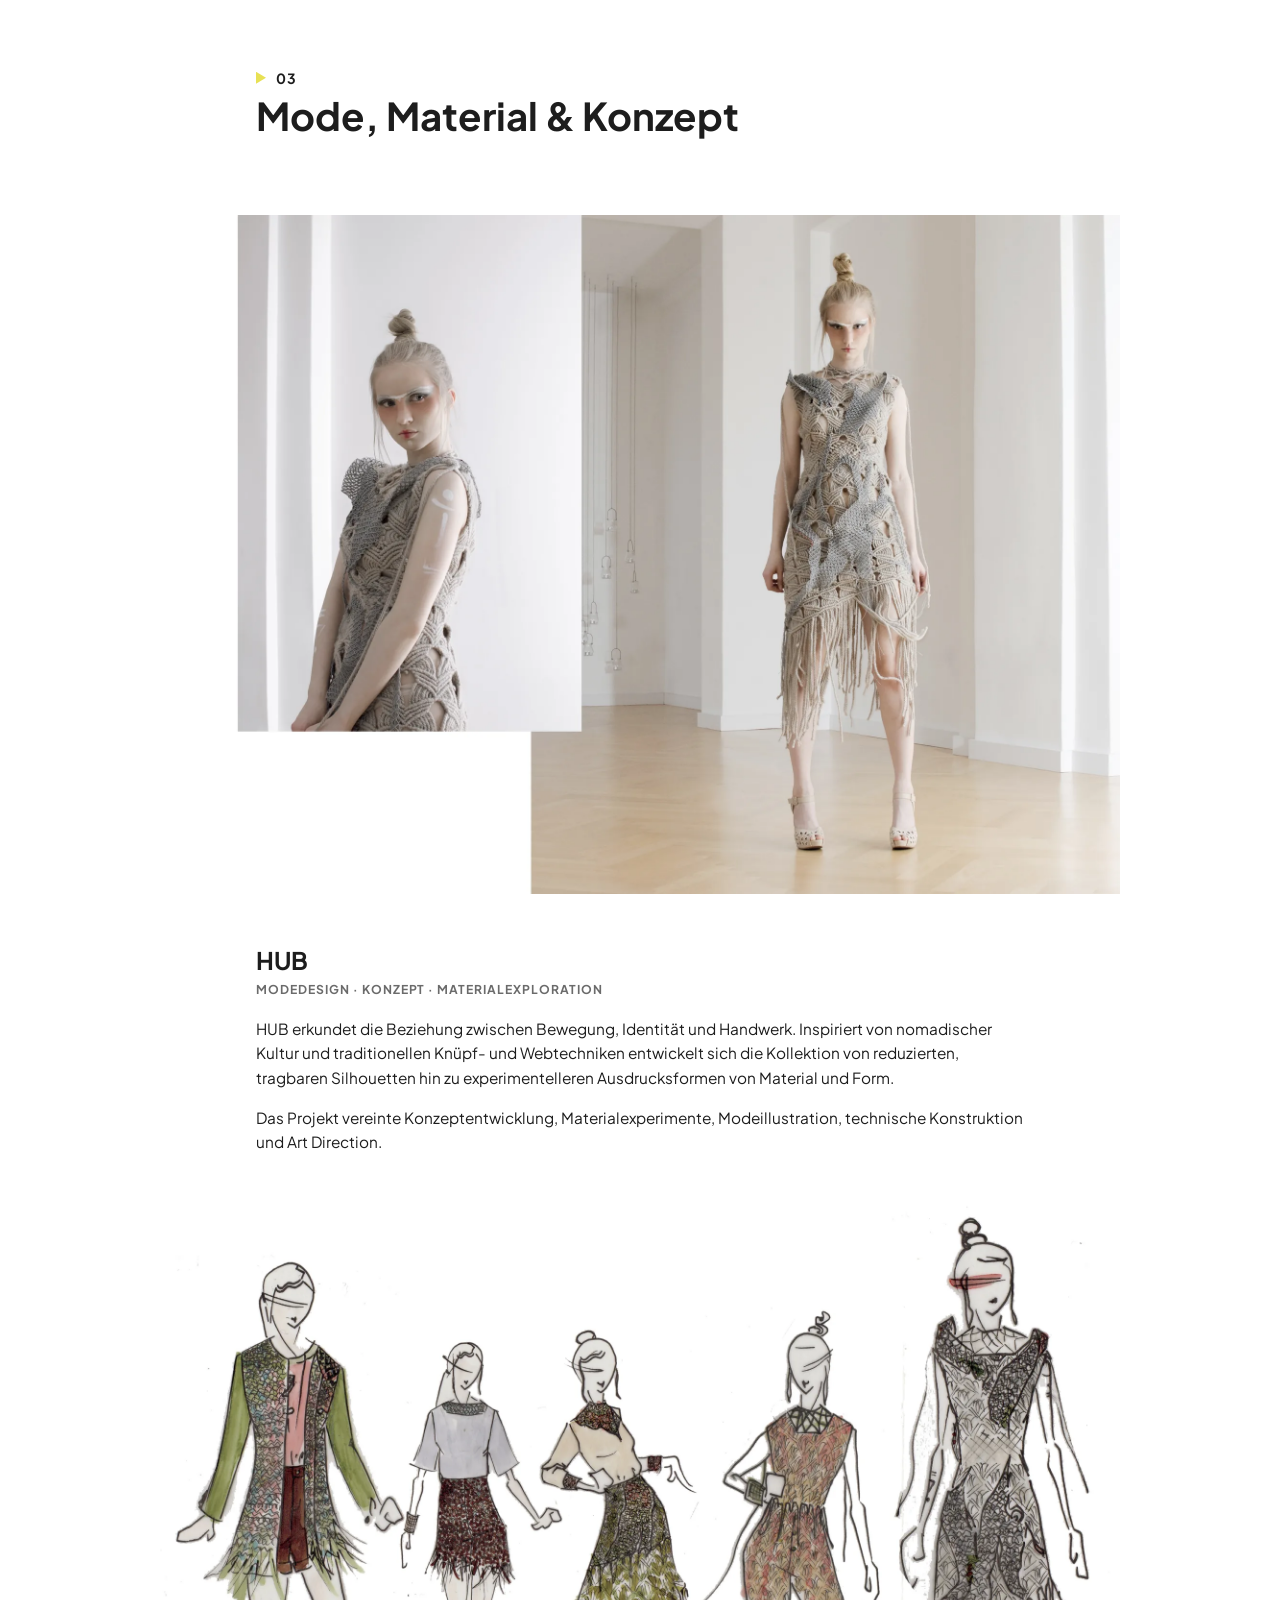
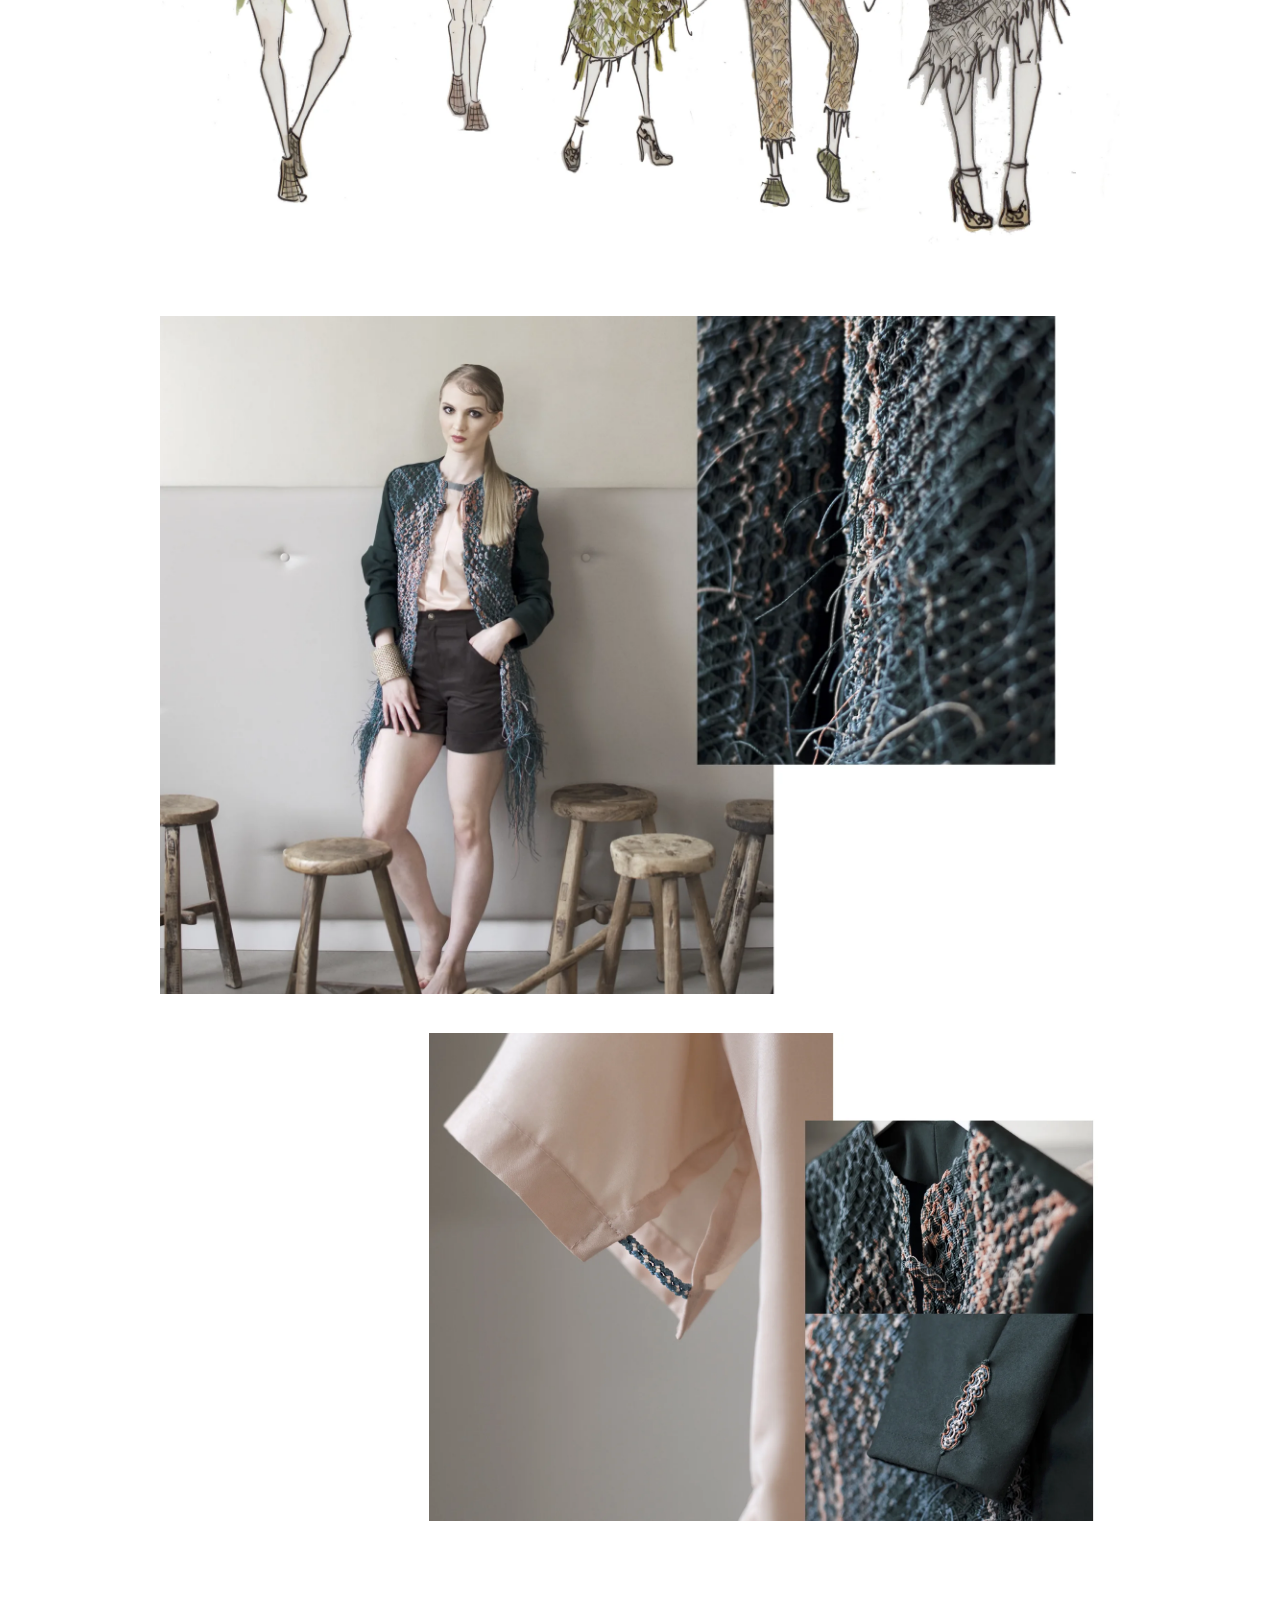
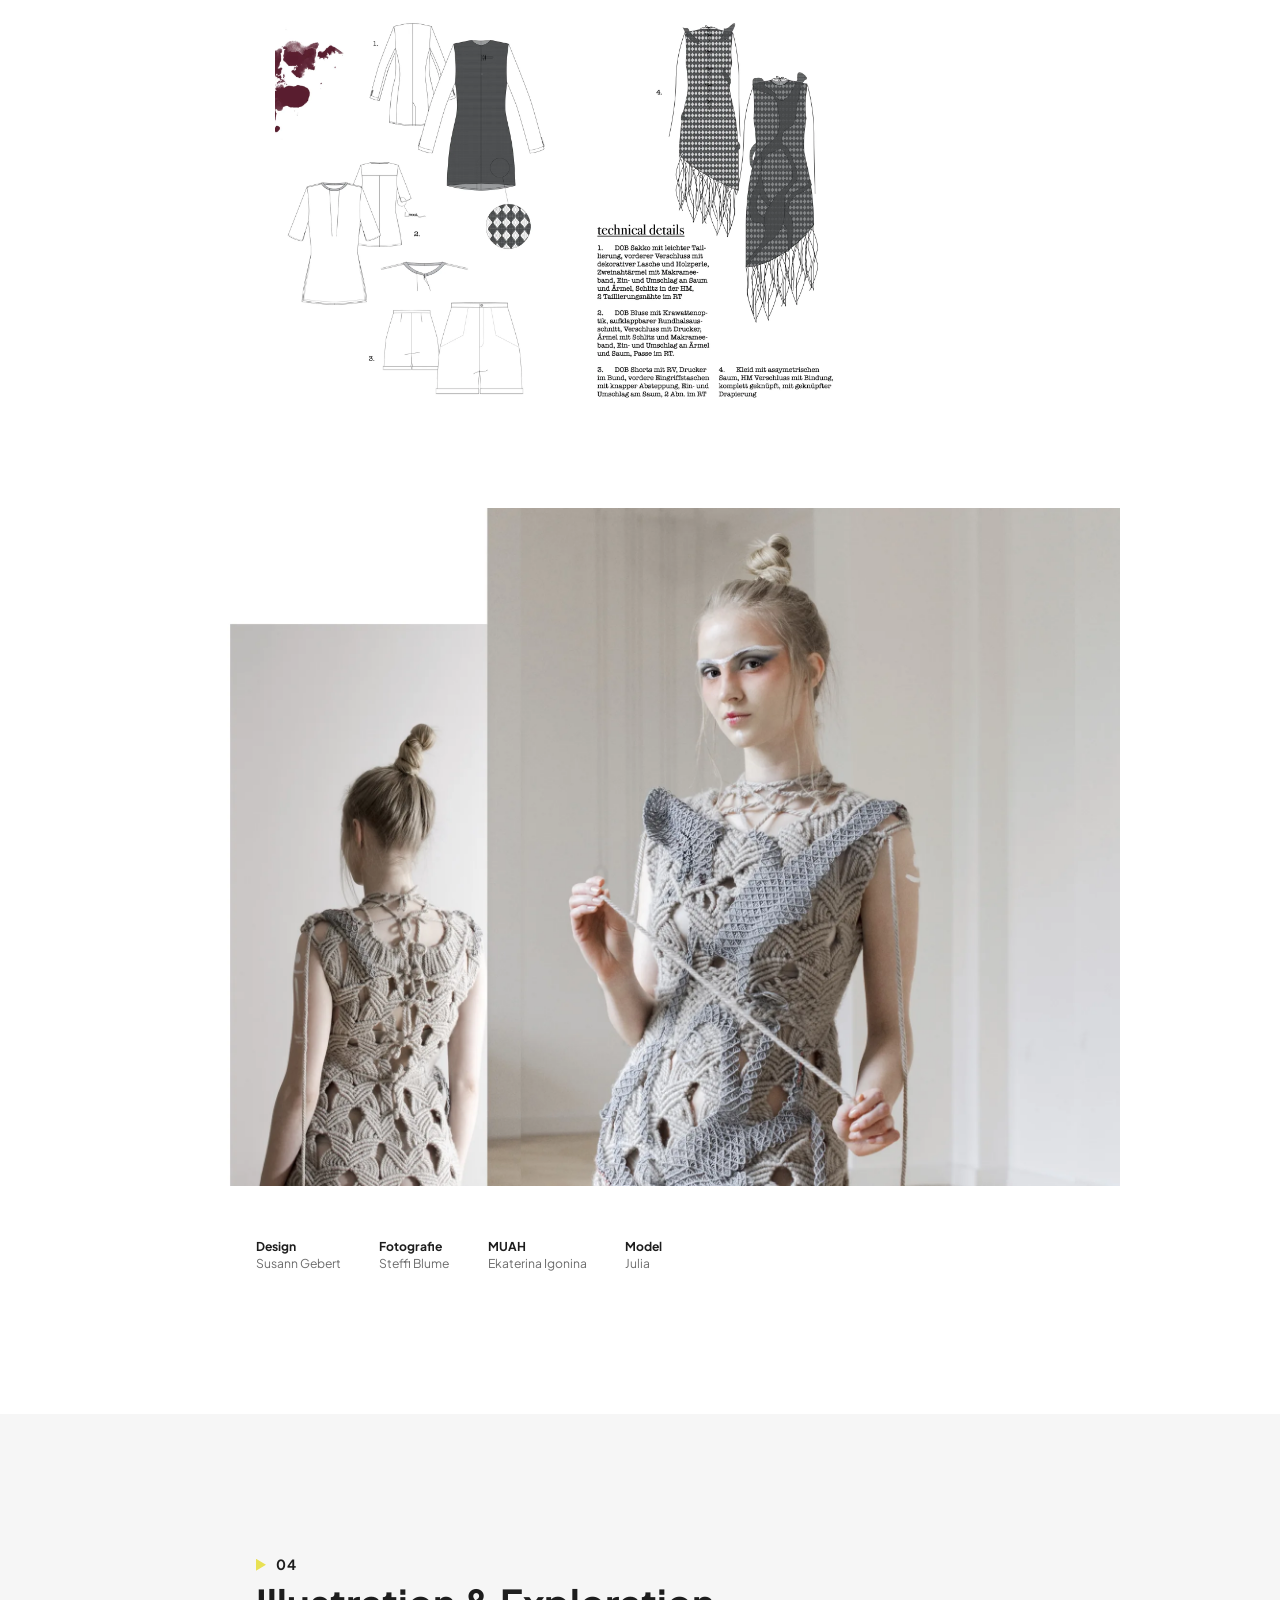
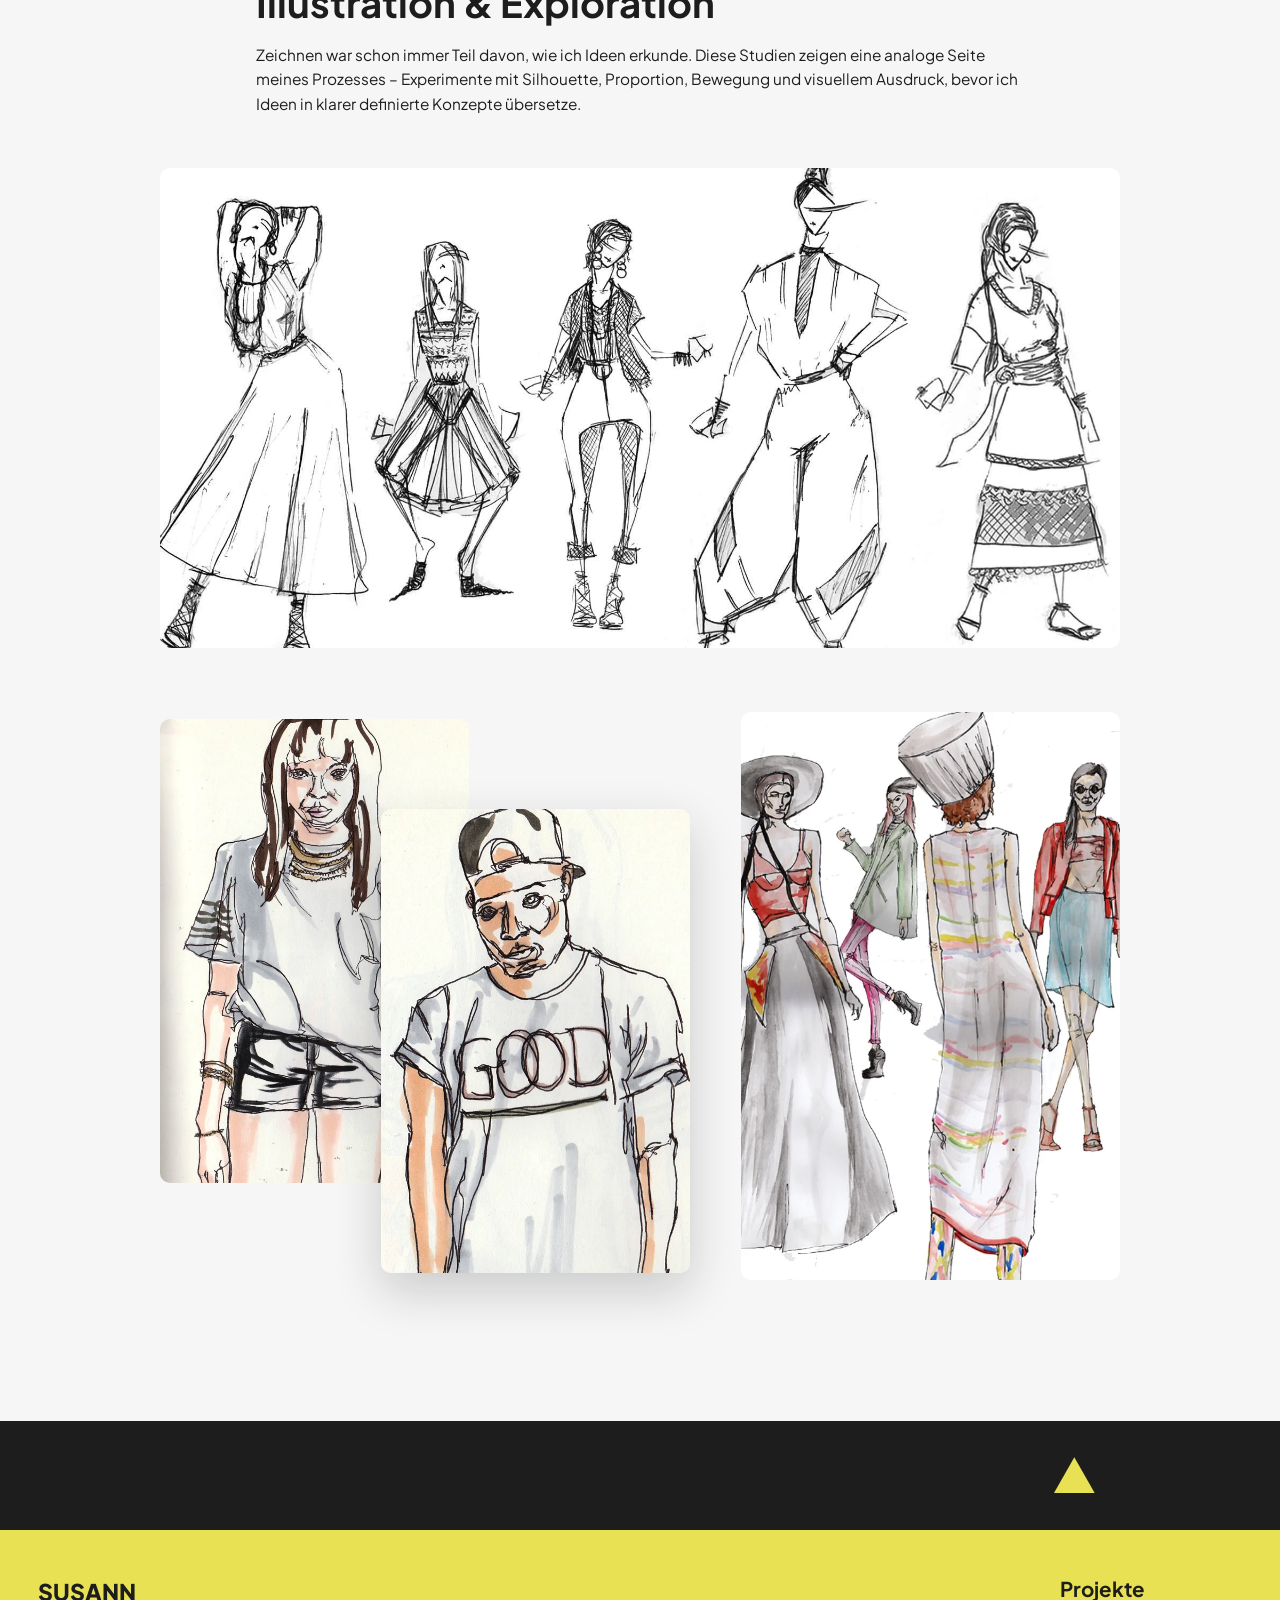
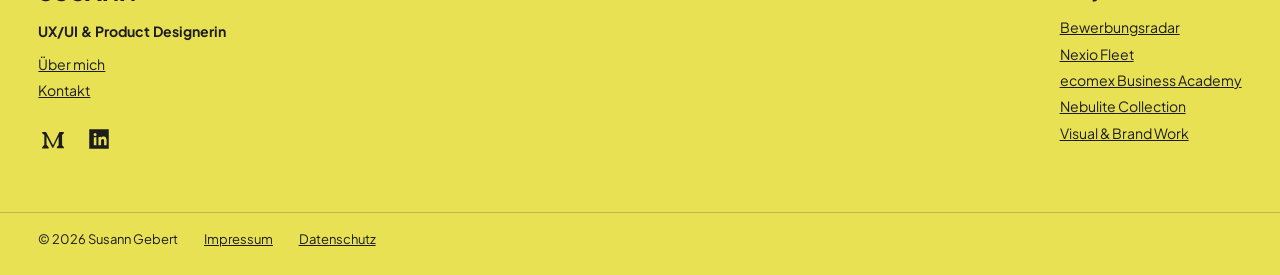
<file: visual-brand-work.html>
<!DOCTYPE html>
<html lang="de">
<head>
<meta charset="utf-8">
<meta name="viewport" content="width=device-width, initial-scale=1, viewport-fit=cover">
<title data-i18n="meta.visual.title">Visual &amp; Brand Work – Susann Gebert</title>
<meta name="description" content="Visual &amp; Brand Work von Susann Gebert – Editorial Design, Branding, Illustration und Mode." data-i18n-content="meta.visual.desc">
<link rel="canonical" href="https://susanngebert.com/visual-brand-work.html">
<!-- Social Sharing: Open Graph & Twitter Card. Die Texte wechseln mit der Sprache (js/i18n.js, "meta.*").
     Vorschaubild: images/og-image.jpg (Porträt, 1200 × 630 px – das Format, das LinkedIn & Co. erwarten). -->
<meta property="og:type" content="website">
<meta property="og:site_name" content="Susann Gebert">
<meta property="og:locale" content="de_DE" data-i18n-content="meta.locale">
<meta property="og:url" content="https://susanngebert.com/visual-brand-work.html">
<meta property="og:title" content="Visual &amp; Brand Work – Susann Gebert" data-i18n-content="meta.visual.title">
<meta property="og:description" content="Visual &amp; Brand Work von Susann Gebert – Editorial Design, Branding, Illustration und Mode." data-i18n-content="meta.visual.desc">
<meta property="og:image" content="https://susanngebert.com/images/og-image.jpg">
<meta property="og:image:type" content="image/jpeg">
<meta property="og:image:width" content="1200">
<meta property="og:image:height" content="630">
<meta property="og:image:alt" content="Porträt von Susann Gebert" data-i18n-content="meta.image.alt">
<meta name="twitter:card" content="summary_large_image">
<meta name="twitter:title" content="Visual &amp; Brand Work – Susann Gebert" data-i18n-content="meta.visual.title">
<meta name="twitter:description" content="Visual &amp; Brand Work von Susann Gebert – Editorial Design, Branding, Illustration und Mode." data-i18n-content="meta.visual.desc">
<meta name="twitter:image" content="https://susanngebert.com/images/og-image.jpg">
<meta name="twitter:image:alt" content="Porträt von Susann Gebert" data-i18n-content="meta.image.alt">
<link rel="icon" href="favicon.svg?v=2" type="image/svg+xml">
<link rel="icon" href="favicon.ico?v=2" sizes="48x48">
<link rel="apple-touch-icon" href="apple-touch-icon.png">
<link rel="stylesheet" href="css/style.css?v=210">
<!-- Besucherstatistik: Umami (ohne Cookies), zählt nur auf susanngebert.com -->
<script defer src="https://cloud.umami.is/script.js" data-website-id="f222214b-0634-4848-a78e-f9d0a3985930" data-domains="susanngebert.com"></script>
</head>
<body>
<!-- Tastatur: erster Tab-Stopp, springt direkt zum Inhalt -->
<a class="skip-link" href="#main"><span data-only="de">Zum Inhalt springen</span><span data-only="en">Skip to content</span></a>

<!-- ================= HEADER ================= -->
<header class="topbar">
  <div class="wrap">
    <a class="logo" href="/">SUSANN</a>
    <div class="meta">
      <div class="lang" data-active="de">
        <button class="lang-toggle" type="button" aria-expanded="false" aria-controls="lang-menu" aria-label="Sprache wählen / Choose language">
          <svg viewBox="0 0 24 24" aria-hidden="true"><circle cx="12" cy="12" r="9.5"/><path d="M2.5 12h19M12 2.5c2.6 2.7 3.9 5.9 3.9 9.5s-1.3 6.8-3.9 9.5M12 2.5C9.4 5.2 8.1 8.4 8.1 12s1.3 6.8 3.9 9.5"/></svg>
        </button>
        <div class="lang-menu" id="lang-menu" hidden>
          <button type="button" data-lang="de" aria-pressed="true">DE</button>
          <button type="button" data-lang="en" aria-pressed="false">EN</button>
        </div>
      </div>
      <a class="meta-link btn-view" href="contact.html" data-i18n="nav.contact">Kontakt</a>
      <button class="burger" type="button" aria-controls="menu" aria-expanded="false" data-i18n-aria="nav.open" aria-label="Menü öffnen">
        <span></span><span></span><span></span>
      </button>
    </div>
  </div>
</header>

<!--
  Texte: Jeder Absatz steht zweimal im Code – einmal mit data-only="de", einmal mit data-only="en".

  Bilder: Die grauen Kästen (class="cs-ph") sind Platzhalter mit einer ID (data-placeholder, z. B. VB_HUB_HERO).
  Zum Ersetzen den ganzen <div class="cs-ph …"> durch
  <img class="vb-img" src="images/…" width="…" height="…" loading="lazy" alt="…" data-i18n-alt="…">
  austauschen. Ausnahme: das große Bild im Kopf (vb-a) bekommt KEIN loading="lazy".
-->

<main id="main" tabindex="-1" class="cs vb">
  <!-- ================= KOPF ================= -->
  <section class="vb-hero">
    <div class="cs-hero-head">
      <span class="tri-down cs-hero-tri" aria-hidden="true"></span>
      <!-- Abschnitts-Navigation unter dem Dreieck (Desktop) bzw. unter dem Intro (Tablet/Handy) -->
      <nav class="vb-toc" aria-label="Sections" lang="en">
        <ol>
          <li><a href="#vb-s1">Editorial &amp; Print</a></li>
          <li><a href="#vb-s2">Brand &amp; Packaging</a></li>
          <li><a href="#vb-s3">Fashion &amp; Material</a></li>
          <li><a href="#vb-s4">Illustration &amp; Exploration</a></li>
        </ol>
      </nav>
      <div class="cs-col vb-hero-text">
        <h1 class="vb-title"><span data-only="de">Ideen jenseits des Interfaces erkunden.</span><span data-only="en">Exploring ideas beyond the interface.</span></h1>
        <p class="cs-lead" data-only="de">Eine Auswahl visueller Arbeiten aus Editorial Design, Branding, Illustration und Mode – als Einblick in die gestalterische Grundlage meiner heutigen Arbeit an digitalen Produkten.</p>
        <p class="cs-lead" data-only="en">A selection of work across editorial design, branding, illustration and fashion — reflecting the visual and creative foundation behind my work in digital products today.</p>
      </div>
    </div>

    <!-- Gewichtung (Breite): Magazin vb-a ≈ 60 % · Illustration vb-b ≈ 30 % (höher, überlappt, oberste Ebene) · HUB vb-c ≈ 15 % (tiefer, unter vb-b) -->
    <div class="wrap vb-hero-grid">
      <img class="vb-img vb-a" src="images/magazine-hero.webp?v=2" width="2000" height="1355" fetchpriority="high" alt="Modemagazin „Bergmannkiez“: Cover und aufgeklappte Doppelseite mit Stadtplan" data-i18n-alt="vb.magHero">
      <img class="vb-img vb-b" src="images/sketch-four-looks.webp" width="600" height="900" loading="lazy" alt="Farbige Modezeichnungen von vier Looks" data-i18n-alt="vb.skFour">
      <img class="vb-img vb-c" src="images/hub-hero.webp" width="1200" height="1723" loading="lazy" alt="HUB: geknüpfte Jacke über einem Holzhocker" data-i18n-alt="vb.hubStool">
    </div>
  </section>

  <!-- ================= 01 EDITORIAL & PRINT ================= -->
  <section class="vb-sec" aria-labelledby="vb-s1">
    <div class="cs-col vb-sec-head">
      <p class="cs-eyebrow vb-no">01</p>
      <h2 id="vb-s1"><span data-only="de">Editorial &amp; Print</span><span data-only="en">Editorial &amp; print</span></h2>
      <p data-only="de">Visuelles Storytelling war schon immer ein wichtiger Teil meiner Designpraxis. Diese Projekte erkunden das Zusammenspiel von Typografie, Bild, Information und Komposition – in Editorial- und physischen Formaten.</p>
      <p data-only="en">Visual storytelling has always been an important part of my design practice. These projects explore the relationship between typography, imagery, information and composition across editorial and physical formats.</p>
    </div>

    <!-- Projekt: Fashion Magazine -->
    <article class="vb-project">
      <div class="cs-col vb-project-text">
        <h3><span data-only="de">Modemagazin</span><span data-only="en">Fashion Magazine</span></h3>
        <p class="vb-meta">Editorial Design · Art Direction · Layout</p>
        <p data-only="de">Eine Editorial-Publikation, die Mode, Kultur und urbane Geschichten verbindet. Ich habe die Bildsprache und die Seitenlayouts für unterschiedliche Inhaltsarten entwickelt und dabei ausdrucksstarke Bilder mit einer strukturierten redaktionellen Typografie ausbalanciert.</p>
        <p data-only="en">An editorial publication combining fashion, culture and urban stories. I developed the visual language and page layouts across different types of content, balancing expressive imagery with structured editorial typography.</p>
      </div>
      <div class="wrap vb-gallery">
        <!-- Wie Ausstellung, seitenverkehrt: Cover links hinten; Knopf Paul überlappt das Cover; Karte bleibt; viertes Bild überlappt die Karte -->
        <div class="vb-mag">
          <img class="vb-img vb-mag-cover" src="images/magazine-cover.webp" width="2000" height="1500" loading="lazy" alt="Modemagazin „Bergmannkiez“: Cover und Rückseite als Mockup" data-i18n-alt="vb.magCover">
          <img class="vb-img vb-mag-map" src="images/magazine-map.webp" width="1000" height="750" loading="lazy" alt="Modemagazin: Doppelseite mit Stadtplan des Kiezes" data-i18n-alt="vb.magMap">
          <img class="vb-img vb-mag-knopf" src="images/magazine-knopf-paul.webp" width="1000" height="750" loading="lazy" alt="Modemagazin: Doppelseite über den Laden Knopf Paul" data-i18n-alt="vb.magKnopf">
          <img class="vb-img vb-mag-fashion" src="images/magazine-fashion.webp" width="1000" height="750" loading="lazy" alt="Modemagazin: Cover „Fashion“ und aufgeschlagene Doppelseite mit Porträt" data-i18n-alt="vb.magFashion">
        </div>
      </div>
    </article>

    <!-- Projekt: Exhibition Material -->
    <article class="vb-project">
      <div class="cs-col vb-project-text">
        <h3><span data-only="de">Ausstellungsmaterial</span><span data-only="en">Exhibition Material</span></h3>
        <p class="vb-meta"><span data-only="de">Grafikdesign · Editorial · Visuelle Kommunikation</span><span data-only="en">Graphic Design · Editorial · Visual Communication</span></p>
        <p data-only="de">Visuelles Material für einen Ausstellungskontext, das Inhalte in ein stimmiges System über gedruckte und räumliche Touchpoints hinweg übersetzt.</p>
        <p data-only="en">Visual material developed for an exhibition context, translating content into a coherent system across printed and spatial touchpoints.</p>
      </div>
      <div class="wrap vb-gallery">
        <!-- Plakat hinten; Kartenbild überlappt das Plakat; Postkarte liegt teilweise unter dem Kartenbild -->
        <div class="vb-ex">
          <img class="vb-img vb-ex-poster" src="images/exhibition-poster.webp" width="1000" height="667" loading="lazy" alt="Plakat zur Ausstellung „Gustav Klimt – Die Zeichnungen“ an einer Hauswand" data-i18n-alt="vb.exPoster">
          <img class="vb-img vb-ex-cards" src="images/exhibition-cards.webp" width="700" height="513" loading="lazy" alt="Drei Karten zur Klimt-Ausstellung" data-i18n-alt="vb.exCards">
          <img class="vb-img vb-ex-postcard" src="images/exhibition-postcard.webp" width="1000" height="667" loading="lazy" alt="Postkarte zur Klimt-Ausstellung, Vorder- und Rückseite" data-i18n-alt="vb.exPostcard">
        </div>
      </div>
    </article>
  </section>

  <!-- ================= 02 BRAND & PACKAGING ================= -->
  <section class="vb-sec" aria-labelledby="vb-s2">
    <div class="cs-col vb-sec-head">
      <p class="cs-eyebrow vb-no">02</p>
      <h2 id="vb-s2"><span data-only="de">Marke &amp; Verpackung</span><span data-only="en">Brand &amp; packaging</span></h2>
    </div>

    <!-- Projekt: Claringa -->
    <article class="vb-project">
      <div class="cs-col vb-project-text">
        <h3>Claringa</h3>
        <p class="vb-meta"><span data-only="de">Markenidentität · Verpackung · Produktdesign</span><span data-only="en">Brand Identity · Packaging · Product Design</span></p>
        <p data-only="de">Eine visuelle Identität, übertragen auf Logo, Verpackung und Produktanwendungen. Das Projekt untersuchte, wie eine konsistente Markensprache grafische Elemente mit physischen Produkten und ihrer Präsentation verbinden kann.</p>
        <p data-only="en">A visual identity translated across logo, packaging and product applications. The project explored how a consistent brand language can connect graphic elements with physical products and presentation.</p>
      </div>
      <div class="wrap vb-gallery">
        <div class="vb-two is-asym-rev">
          <img class="vb-img" src="images/claringa-brand.webp" width="2000" height="1952" loading="lazy" alt="Claringa: Logo, Tropfen-Bildmarken und Visitenkarten" data-i18n-alt="vb.clBrand">
          <img class="vb-img" src="images/claringa-packaging.webp" width="2000" height="1283" loading="lazy" alt="Claringa: Tuben und Fläschchen der Sorten Thymian-Ginger und Coconut-Cacao" data-i18n-alt="vb.clPack">
        </div>
      </div>
    </article>
  </section>

  <!-- ================= 03 FASHION, MATERIAL & CONCEPT ================= -->
  <section class="vb-sec vb-sec-hub" aria-labelledby="vb-s3">
    <div class="cs-col vb-sec-head">
      <p class="cs-eyebrow vb-no">03</p>
      <h2 id="vb-s3"><span data-only="de">Mode, Material &amp; Konzept</span><span data-only="en">Fashion, material &amp; concept</span></h2>
    </div>

    <!-- Projekt: HUB -->
    <article class="vb-project">
      <div class="wrap vb-gallery">
        <img class="vb-img" src="images/hub-experimental.webp" width="2000" height="1414" loading="lazy" alt="HUB: Experimenteller Look – graues, handgeknüpftes Makramee-Kleid, Porträt und ganze Figur" data-i18n-alt="vb.hubHero">
      </div>
      <div class="cs-col vb-project-text">
        <h3>HUB</h3>
        <p class="vb-meta"><span data-only="de">Modedesign · Konzept · Materialexploration</span><span data-only="en">Fashion Design · Concept · Material Exploration</span></p>
        <p data-only="de">HUB erkundet die Beziehung zwischen Bewegung, Identität und Handwerk. Inspiriert von nomadischer Kultur und traditionellen Knüpf- und Webtechniken entwickelt sich die Kollektion von reduzierten, tragbaren Silhouetten hin zu experimentelleren Ausdrucksformen von Material und Form.</p>
        <p data-only="en">HUB explores the relationship between movement, identity and craft. Inspired by nomadic culture and traditional knotting and weaving techniques, the collection develops from refined, wearable silhouettes into more experimental expressions of material and form.</p>
        <p data-only="de">Das Projekt vereinte Konzeptentwicklung, Materialexperimente, Modeillustration, technische Konstruktion und Art Direction.</p>
        <p data-only="en">The project brought together concept development, material experimentation, fashion illustration, technical construction and art direction.</p>
      </div>
      <div class="wrap vb-gallery">
        <img class="vb-img" src="images/hub-collection.webp" width="2000" height="1414" loading="lazy" alt="Modeillustration der HUB-Kollektion mit fünf Silhouetten" data-i18n-alt="vb.hubCollection">
        <img class="vb-img" src="images/hub-commercial.webp" width="2000" height="1414" loading="lazy" alt="HUB: Tragbarer Look mit geknüpfter Jacke und Shorts, daneben eine Nahaufnahme des Gewebes" data-i18n-alt="vb.hubCommercial">
        <div class="vb-offset">
          <img class="vb-img" src="images/hub-material.webp" width="2000" height="1414" loading="lazy" alt="HUB: Nahaufnahmen von geknüpften Details an Ärmel, Kragen und Manschette" data-i18n-alt="vb.hubMaterial">
        </div>
        <div class="vb-inset">
          <img class="vb-img" src="images/hub-technical.webp" width="2000" height="1414" loading="lazy" alt="Technische Zeichnungen der HUB-Kollektion mit Konstruktionsdetails" data-i18n-alt="vb.hubTechnical">
        </div>
        <img class="vb-img" src="images/hub-closing.webp" width="2000" height="1414" loading="lazy" alt="HUB: Experimenteller Look – Rückenansicht und Nahaufnahme des geknüpften Kleids" data-i18n-alt="vb.hubClosing">
      </div>
      <div class="cs-col">
        <dl class="vb-credits">
          <div><dt>Design</dt><dd>Susann Gebert</dd></div>
          <div><dt><span data-only="de">Fotografie</span><span data-only="en">Photography</span></dt><dd>Steffi Blume</dd></div>
          <div><dt>MUAH</dt><dd>Ekaterina Igonina</dd></div>
          <div><dt>Model</dt><dd>Julia</dd></div>
        </dl>
      </div>
    </article>
  </section>

  <!-- ================= 04 ILLUSTRATION & EXPLORATION ================= -->
  <section class="vb-sec" aria-labelledby="vb-s4">
    <div class="cs-col vb-sec-head">
      <p class="cs-eyebrow vb-no">04</p>
      <h2 id="vb-s4"><span data-only="de">Illustration &amp; Exploration</span><span data-only="en">Illustration &amp; exploration</span></h2>
      <p data-only="de">Zeichnen war schon immer Teil davon, wie ich Ideen erkunde. Diese Studien zeigen eine analoge Seite meines Prozesses – Experimente mit Silhouette, Proportion, Bewegung und visuellem Ausdruck, bevor ich Ideen in klarer definierte Konzepte übersetze.</p>
      <p data-only="en">Drawing has always been part of how I explore ideas. These studies reflect an analogue side of my process — experimenting with silhouette, proportion, movement and visual expression before translating ideas into more defined concepts.</p>
    </div>
    <div class="wrap vb-sketches">
      <img class="vb-img vb-sk-large" src="images/sketch-large.webp" width="1800" height="900" loading="lazy" alt="Schwarz-weiße Modeskizzen von fünf Figuren" data-i18n-alt="vb.skLarge">
      <div class="vb-sk-row">
        <div class="vb-sk-blind">
          <img class="vb-img vb-sk-w" src="images/sketch-blind-woman.webp" width="600" height="900" loading="lazy" alt="Blindzeichnung einer Frau in T-Shirt und Shorts" data-i18n-alt="vb.skBlindW">
          <img class="vb-img vb-sk-m" src="images/sketch-blind-man.webp" width="600" height="900" loading="lazy" alt="Blindzeichnung eines Mannes mit Cap und „GOOD“-T-Shirt" data-i18n-alt="vb.skBlindM">
        </div>
        <img class="vb-img vb-sk-four" src="images/sketch-four-looks.webp" width="600" height="900" loading="lazy" alt="Farbige Modezeichnungen von vier Looks" data-i18n-alt="vb.skFour">
      </div>
    </div>
  </section>

  <!-- ================= NACH OBEN ================= -->
  <div class="ap-top vb-top">
    <a class="ap-top-link" href="#top" data-i18n-aria="ap.top" aria-label="Nach oben"><span class="tri-up" aria-hidden="true"></span></a>
  </div>
</main>

<!-- ================= FOOTER ================= -->
<footer class="footer">
  <div class="wrap">
    <div>
      <div class="name">SUSANN</div>
      <div class="role" data-i18n="hero.label">UX/UI &amp; Product Designerin</div>
      <ul class="small footer-nav">
        <li><a href="about.html" data-i18n="footer.about">Über mich</a></li>
        <li><a href="contact.html" data-i18n="footer.contact">Kontakt</a></li>
      </ul>
      <div class="social">
        <a href="https://medium.com/@susann.gebert" target="_blank" rel="noopener" data-umami-event="Medium-Klick" aria-label="Medium">
          <svg viewBox="0 0 24 24"><path d="M2 5.5h3.6l6.4 12.2L17.9 5.5H22v1.2l-1.6 1.5v9.6l1.6 1.5v1.2h-6.4v-1.2l1.6-1.5V9.9l-5 10.1h-.8L6 9.4v7.9l2 2.2v1.2H2v-1.2l2-2.2V8.3L2 6.7z"/></svg>
        </a>
        <a href="https://www.linkedin.com/in/susann-gebert-11679b240" target="_blank" rel="noopener" data-umami-event="LinkedIn-Klick" aria-label="LinkedIn">
          <svg viewBox="0 0 24 24"><path d="M3 3h18v18H3zm4.2 7.3v7.5h2.4v-7.5zm1.2-3.8a1.4 1.4 0 1 0 0 2.8 1.4 1.4 0 0 0 0-2.8zm3.1 3.8v7.5h2.4v-3.9c0-1 .2-2 1.5-2s1.3 1.2 1.3 2.1v3.8H19v-4.3c0-2.1-.5-3.7-2.9-3.7-1.2 0-2 .6-2.3 1.2v-1z" fill-rule="evenodd"/></svg>
        </a>
      </div>
    </div>
    <div>
      <h2 data-i18n="projects.title">Projekte</h2>
      <ul class="small">
        <li><a href="cs-bewerbungsradar.html">Bewerbungsradar</a></li>
        <li><a href="cs-nexio.html">Nexio Fleet</a></li>
        <li><a href="ecomex.html">ecomex Business Academy</a></li>
        <li><a href="cs-e-commerce.html">Nebulite Collection</a></li>
        <li><a href="visual-brand-work.html" aria-current="page">Visual &amp; Brand Work</a></li>
      </ul>
    </div>
  </div>
  <div class="wrap footer-legal">
    <span>© 2026 Susann Gebert</span>
    <a href="impressum.html" data-i18n="footer.imprint">Impressum</a>
    <a href="datenschutz.html" data-i18n="footer.privacy">Datenschutz</a>
  </div>
</footer>

<!-- ================= BURGER-MENÜ ================= -->
<div class="menu" id="menu" role="dialog" aria-modal="true" aria-label="Navigation">
  <svg class="menu-deco" viewBox="0 0 1280 728" preserveAspectRatio="xMidYMid slice" aria-hidden="true">
    <g fill="none" stroke="rgba(255,255,255,.35)" stroke-width="3">
      <circle cx="205" cy="200" r="580"/>
      <circle cx="165" cy="284" r="110"/>
      <polygon points="876,622 928,622 902,666"/>
    </g>
    <circle cx="218" cy="315" r="20" fill="rgba(255,255,255,.35)"/>
    <defs>
      <pattern id="dotp" width="36" height="36" patternUnits="userSpaceOnUse">
        <circle cx="12" cy="12" r="6" fill="rgba(255,255,255,.35)"/>
      </pattern>
    </defs>
    <rect x="0" y="433" width="144" height="236" fill="url(#dotp)"/>
  </svg>
  <div class="menu-top">
    <a class="menu-logo" href="/">SUSANN</a>
    <button class="menu-close" type="button">
      <span data-i18n="nav.close">Schließen</span>
      <svg viewBox="0 0 40 40" aria-hidden="true"><path d="M4 4l32 32M36 4L4 36" stroke="#1D1D1D" stroke-width="3.5"/></svg>
    </button>
  </div>
  <nav class="menu-nav">
    <div class="menu-row">
      <a href="/"><span class="menu-no" aria-hidden="true">01</span><span data-i18n="menu.home">Home</span></a>
      <a href="all-projects.html"><span class="menu-no" aria-hidden="true">02</span><span data-i18n="menu.work">Projekte</span></a>
    </div>
    <div class="menu-row">
      <a href="visual-brand-work.html" aria-current="page"><span class="menu-no" aria-hidden="true">03</span><span data-i18n="menu.visual">Visual &amp; Brand Work</span></a>
    </div>
    <div class="menu-row">
      <a href="about.html"><span class="menu-no" aria-hidden="true">04</span><span data-i18n="menu.about">Über mich</span></a>
      <a href="contact.html"><span class="menu-no" aria-hidden="true">05</span><span data-i18n="menu.contact">Kontakt</span></a>
    </div>
  </nav>
</div>

<script src="js/i18n.js?v=207"></script>
<script src="js/main.js?v=147"></script>
</body>
</html>
</file>
<file: css/style.css>
/* Plus Jakarta Sans – variable Schrift, deckt die Stärken 200–800 ab (SIL Open Font License, siehe fonts/PlusJakartaSans-OFL.txt) */
@font-face{font-family:'Plus Jakarta Sans';src:url('../fonts/PlusJakartaSans-Variable.woff2') format('woff2'),url('../fonts/PlusJakartaSans-VariableFont_wght.ttf') format('truetype');font-weight:200 800;font-style:normal;font-display:swap}
/* =========================================================
   DESIGN TOKENS – hier änderst du Farben, Schrift & Maße
   ========================================================= */
:root{
  --bright-yellow:#E8E154;
  --light-black:#1D1D1D;
  --bg:#F6F6F6;
  --grey:#D3D3D3;
  --light-blue:#54BDE8;
  --orange:#E8A054;
  --dark-yellow:#E8C054;
  --white:#FFFFFF;
  --olive:#4A4829;           /* Kreis hinter "me" */

  --font:'Plus Jakarta Sans',system-ui,-apple-system,'Segoe UI',sans-serif;

  --hero-w:90%;              /* Breite Hero-Bereich */
  --content-w:75%;           /* Breite Inhalt ab "Projekte" */
  --side:clamp(16px,3vw,48px);
  --indent:15%;              /* linker Einzug der Inhalte (HEY-Spalte) */
  --radius:10px;
  --gap:clamp(16px,1.8vw,24px);
  --line:5px;                /* Stärke der gelben Linien */
  --line-sec:3px;            /* Linie unter Section-Überschriften dünner, damit gezeichnete Linien (data-scribble) der Akzent bleiben */

  color-scheme:light;
  box-sizing:border-box;
  padding-top:env(safe-area-inset-top,0px);
  padding-bottom:env(safe-area-inset-bottom,0px);
  background:var(--bg);
}
html{scroll-padding-top:calc(env(safe-area-inset-top,0px) + 90px);scroll-behavior:smooth}
*,*::before,*::after{box-sizing:inherit;margin:0;padding:0}
body{background:var(--bg);color:var(--light-black);font-family:var(--font);font-size:18px;line-height:1.45;-webkit-font-smoothing:antialiased;overflow-x:clip}
html{overflow-x:clip}
img{max-width:100%;display:block}
a{color:inherit}
button{font:inherit;color:inherit;background:none;border:0;cursor:pointer}
/* "Zum Inhalt springen": unsichtbar, bis jemand mit Tab darauf landet */
.skip-link{position:fixed;left:12px;top:12px;z-index:200;padding:10px 16px;border-radius:6px;background:var(--light-black);color:var(--white);font-weight:700;text-decoration:none;transform:translateY(calc(-100% - 24px))}
.skip-link:focus{transform:none}
main:focus,main:focus-visible{outline:none;box-shadow:none}   /* Sprungziel – bekommt Fokus nur programmatisch, kein Rahmen um den ganzen Inhalt */
/* Fokus (nur Tastatur): innen dunkler Ring, außen gelber – sichtbar auf hellem Grund, auf Gelb und auf Schwarz (WCAG 1.4.11) */
:focus-visible{outline:3px solid var(--bright-yellow);outline-offset:2px;box-shadow:0 0 0 2px var(--light-black);border-radius:2px}

.wrap{width:var(--content-w);margin:0 auto}
.wrap-hero{width:var(--hero-w)}
.indent{margin-left:0}   /* Inhalt zentriert: gleiche Abstände links & rechts */

/* ---------- Dreiecke ---------- */
.tri-right{width:clamp(34px,5.5vw,80px);height:clamp(38px,6.3vw,92px);background:var(--bright-yellow);clip-path:polygon(0 0,100% 50%,0 100%);flex:none}
.tri-down{width:clamp(20px,2.5vw,36px);height:clamp(17px,2.2vw,31px);background:var(--bright-yellow);clip-path:polygon(0 0,100% 0,50% 100%);flex:none}

/* ---------- Header / Meta-Navi ---------- */
.topbar{position:sticky;top:0;z-index:50;border-bottom:var(--line) solid var(--bright-yellow);background:var(--bg);padding-top:env(safe-area-inset-top,0px);margin-top:calc(-1 * env(safe-area-inset-top,0px))}
.topbar .wrap{width:auto;padding:0 clamp(16px,3vw,40px);display:flex;align-items:center;justify-content:space-between;height:clamp(60px,5.5vw,80px)}
.logo{font-weight:900;font-size:clamp(24px,2.8vw,40px);letter-spacing:-.01em;text-decoration:none}
.meta{display:flex;align-items:center;gap:clamp(28px,3vw,48px)}
.meta-link{font-size:clamp(14px,1.2vw,18px);text-decoration:none}
.meta-link:hover{text-decoration:underline}
.meta-link.btn-view{color:var(--light-black);align-self:center}   /* "Kontakt" als View-Button */
.meta-link.btn-view:hover{text-decoration:none}
.burger{width:clamp(28px,2.6vw,38px);height:clamp(22px,2vw,28px);display:flex;flex-direction:column;justify-content:space-between;padding:4px 0}
.burger span{display:block;height:3px;background:var(--light-black)}

/* Sprachumschalter */
/* Sprachwahl: Globus-Icon, Klick öffnet DE / EN */
.lang{position:relative;display:flex}
.lang-toggle{display:grid;place-items:center;width:clamp(28px,2.4vw,36px);height:clamp(28px,2.4vw,36px);color:var(--light-black);border-radius:50%;transition:background .2s ease}
.lang-toggle:hover,.lang-toggle[aria-expanded="true"]{background:rgba(29,29,29,.08)}
.lang-toggle svg{width:78%;height:78%;fill:none;stroke:currentColor;stroke-width:2}   /* ca. 2,25px am Desktop */
.lang-menu{position:absolute;top:calc(100% + 10px);right:50%;transform:translateX(50%);display:flex;flex-direction:column;gap:2px;background:var(--light-black);border-radius:var(--radius);padding:8px;box-shadow:0 12px 32px rgba(29,29,29,.2);z-index:60}
.lang-menu[hidden]{display:none}
.lang-menu button{position:relative;min-width:72px;padding:8px 14px 8px 28px;text-align:left;font-size:clamp(14px,1.1vw,16px);color:var(--white);border-radius:6px}
.lang-menu button:hover,.lang-menu button:focus-visible{background:rgba(255,255,255,.1)}
/* gewählte Sprache: gelbes Dreieck davor */
.lang-menu button[aria-pressed="true"]::before{content:"";position:absolute;left:12px;top:50%;width:.5em;height:.6em;background:var(--bright-yellow);clip-path:polygon(0 0,100% 50%,0 100%);transform:translateY(-50%)}

/* ---------- Hero ---------- */
/* 1. Spalte = Abstand zwischen Hero-Breite (90 %) und Inhaltsbreite (75 %) → Text bündig mit der Linie unter "Projekte" */
.hero{display:grid;grid-template-columns:7.5vw minmax(0,1fr) minmax(0,.8fr);grid-template-areas:". text art";align-items:center;padding:clamp(60px,6.95vw,100px) 0 clamp(20px,3vw,48px)}   /* oben ca. 100px Luft (Desktop) */
.hero-text{grid-area:text;align-self:end;position:relative;padding-right:clamp(16px,3vw,48px)}
/* Gelbes Dreieck links vor dem Text, zeigt auf "Ich bin Susann" */
.hero-h1{position:relative;font-weight:inherit}
.hero-label{font-size:clamp(13px,1.1vw,16px);line-height:1.4;font-weight:700;letter-spacing:.04em;margin-bottom:clamp(10px,1.2vw,18px)}
/* Dreieck steht vor dem Label im HTML; am Desktop absolut auf Höhe von "Ich bin Susann" (Label-Höhe + Abstand + halbe Zeile) */
.hero-tri{position:absolute;right:calc(100% + clamp(10px,1.4vw,20px));top:calc(clamp(13px,1.1vw,16px) * 1.4 + clamp(10px,1.2vw,18px) + clamp(26px,4.2vw,60px) * .6);transform:translateY(-50%);width:clamp(28px,4.2vw,60px);height:clamp(32px,4.8vw,69px)}
.hero-intro{display:block;font-weight:300;font-size:clamp(26px,4.2vw,60px);line-height:1.2}
/* feste Höhe + kein Umbruch → kein Layout Shift bei unterschiedlich langen Begriffen */
.hero-role{display:block;font-weight:700;font-size:clamp(26px,4.2vw,60px);line-height:1.2}
.hero-desc{font-size:clamp(16px,1.4vw,21px);max-width:44ch;margin-top:50px}   /* Abstand Tipp-Animation → Text */
.hero-art{grid-area:art;width:100%;height:auto;max-width:620px;justify-self:end}
/* Porträt + Linie im Hero (js/hero-path.js): Figur im Kreis, Linie läuft herum, Labels mit Hinweistext */
.hero-path{position:relative;margin:0;aspect-ratio:720/680;overflow:visible;max-width:700px}
.hero-path>svg{display:block;width:100%;height:100%;overflow:visible}
.hp-sun{fill:var(--bright-yellow)}
#hp-dots circle{fill:var(--light-black)}
.hp-line{fill:none;stroke:var(--light-black);stroke-width:3;stroke-linecap:round;stroke-linejoin:round;stroke-dasharray:1 99999}
.hp-pen{fill:var(--bright-yellow);stroke:var(--light-black);stroke-width:2.5}
.hp-steps{list-style:none;position:absolute;inset:0;font-size:clamp(11px,1vw,15px);visibility:hidden}
.hero-path.is-ready .hp-steps{visibility:visible}
.hp-steps li{position:absolute;left:0;transform:translateY(-50%) scale(.6);opacity:0;transition:opacity .3s,transform .45s cubic-bezier(.3,1.6,.5,1);outline:none;z-index:1}
.hp-steps li.is-on{opacity:1;transform:translateY(-50%)}
.hp-pill{display:flex;align-items:center;gap:.5em;white-space:nowrap;padding:.5em 1.1em;border-radius:999px;background:var(--bright-yellow);color:var(--light-black);cursor:help;transition:box-shadow .2s}
/* kleines "+" signalisiert: hier gibt es mehr zu lesen; dreht sich beim Aufklappen zum "×" */
.hp-pill::after{content:"+";font-weight:700;font-size:1.15em;line-height:1;transition:transform .25s}
.hp-steps li:is(:hover,:focus-within,.is-peek,.is-open):not(.is-dismissed) .hp-pill::after{transform:rotate(45deg)}
.hp-steps li:nth-child(2) .hp-pill{background:var(--light-black);color:var(--white)}
.hp-steps li:nth-child(3) .hp-pill{background:var(--orange)}
.hp-steps li:hover .hp-pill{box-shadow:0 0 0 2px var(--light-black)}
/* Hinweistext: klappt unter dem Label auf, auf der rechten Seite rechtsbündig */
.hp-tip{position:absolute;top:calc(100% + 8px);left:0;width:max-content;max-width:min(240px,60vw);padding:.7em .9em;border-radius:var(--radius);background:var(--light-black);color:var(--white);font-size:.95em;line-height:1.35;white-space:normal;opacity:0;transform:translateY(-4px);pointer-events:none;transition:opacity .2s,transform .2s}
.hp-steps li[data-side="right"] .hp-tip{left:auto;right:0}
.hp-steps li[data-v="up"] .hp-tip{top:auto;bottom:calc(100% + 8px);transform:translateY(4px)}
.hp-steps li:is(:hover,:focus-within,.is-peek,.is-open){z-index:4}   /* offener Hinweistext liegt über dem Session-Label (z-index 3) */
.hp-steps li:is(:hover,:focus-within,.is-peek,.is-open):not(.is-dismissed) .hp-tip{opacity:1;transform:none}   /* .is-open = angetippt (Touch), .is-dismissed = mit Esc geschlossen */
@media (prefers-reduced-motion:reduce){.hp-steps li,.hp-tip{transition:none}}

/* Live-Heatmap im Hero (js/hero-heatmap.js): runde Punktefläche innerhalb der Linie, Session-Label unten links */
.hero-path>svg{pointer-events:none}
.hm{position:absolute;left:19.4%;top:13.2%;width:66.7%;height:70.6%;border-radius:50%;overflow:hidden}
.hm canvas{display:block;width:100%;height:100%}
.hm-ghost{position:absolute;left:0;top:0;width:16px;height:19px;margin:-2px 0 0 -2px;fill:var(--light-black);stroke:var(--white);stroke-width:1.5;pointer-events:none;z-index:5;transition:opacity .4s}
/* Variante ohne Kreis: Raster füllt die ganze Fläche, Labels sind Buttons darin */
.hero-heat .hm{left:0;top:0;width:100%;height:100%;border-radius:0;overflow:visible;pointer-events:none}   /* left/width setzt js/hero-heatmap.js, damit das Raster hinter die Überschrift reicht */
.hero-heat .hm-hud{left:auto;right:0;top:0;bottom:auto;z-index:3}   /* Session-Label + Play/Pause oben rechts */
.hero:has(.hero-heat){padding-top:clamp(28px,3.4vw,52px)}   /* Startseite: Hero höher, damit unten Luft bis zu den angeschnittenen Projektkarten bleibt */
.hero:has(.hero-heat) .hero-text{align-self:center}   /* Überschrift mittig zur Heatmap statt unten bündig → rutscht nach oben */
.hero-heat .hp-steps{pointer-events:none}   /* Liste deckt die ganze Fläche ab – nur die Buttons selbst sind klickbar, sonst wäre der Pause-Knopf verdeckt */
.hero-heat .hp-steps li{pointer-events:auto}
.hero:has(.hero-heat) .hero-text{z-index:1}   /* Überschrift liegt über dem Raster */
.hero-heat .hp-pill{box-shadow:0 2px 0 rgba(29,29,29,.18);transition:box-shadow .2s,transform .15s}
.hero-heat .hp-steps li.is-pressed .hp-pill{transform:translateY(2px);box-shadow:0 0 0 rgba(29,29,29,.18)}
.hm-hud{position:absolute;left:0;bottom:2%;display:flex;align-items:center;gap:.6em;padding:.3em .35em .3em .9em;border-radius:999px;background:var(--white);box-shadow:0 0 0 1px var(--grey);font-size:clamp(11px,.95vw,14px);white-space:nowrap;font-variant-numeric:tabular-nums}
.hm-rec{width:8px;height:8px;border-radius:50%;background:var(--orange);animation:hm-pulse 1.4s ease-in-out infinite}
@keyframes hm-pulse{50%{opacity:.25}}
.hm-hud-text{display:flex;align-items:center;gap:.45em}
/* Pause/Play: nur das Icon + Label zum aktuellen Zustand; Aufnahmepunkt pulsiert nur, solange etwas läuft */
.hm-toggle{display:grid;place-items:center;width:2.2em;height:2.2em;border-radius:50%;background:var(--bg);flex:none}
.hm-toggle:hover{background:var(--grey)}
.hm-toggle svg{width:1.05em;height:1.05em;fill:none;stroke:var(--light-black);stroke-width:2.4;stroke-linecap:round;stroke-linejoin:round}
.hm-toggle .hm-i-play path{fill:var(--light-black)}
.hm-toggle>*{display:none}
.hero-heat:not([data-demo="paused"]):not([data-demo="done"]) :is(.hm-i-pause,.hm-l-pause),
.hero-heat:is([data-demo="paused"],[data-demo="done"]) :is(.hm-i-play,.hm-l-play){display:block}
.hero-heat:is([data-demo="paused"],[data-demo="done"]):not(.is-live) .hm-rec{animation:none;opacity:.35}
.hm-live{display:none}
.is-live .hm-live{display:inline}
.is-live .hm-demo{display:none}
@media (prefers-reduced-motion:reduce){.hm-rec{animation:none}.hm-toggle{display:none}}

/* Blindzeichnung im Hero (js/hero-draw.js): eine Linie, Kamera fährt mit, Stationen als Label unten links */
.hero-draw{position:relative;margin:0;aspect-ratio:1400/1320}
.hero-draw>svg{display:block;width:100%;height:100%;overflow:hidden}
.hd-line{fill:none;stroke:var(--light-black);stroke-width:7;stroke-linecap:round;stroke-linejoin:round}
.hd-pen{fill:var(--bright-yellow);stroke:var(--light-black);stroke-width:4;transition:opacity .4s}
.hero-draw.is-done .hd-pen{opacity:0}
.hd-steps{list-style:none;position:absolute;left:0;top:0;height:2.4em;font-size:clamp(12px,1vw,15px)}
.hd-steps li{position:absolute;left:0;top:0;display:flex;align-items:center;gap:.6em;white-space:nowrap;padding:.45em 1em;border-radius:999px;background:var(--bright-yellow);color:var(--light-black);opacity:0;transform:translateY(-6px);transition:opacity .35s,transform .35s}
.hd-steps li:nth-child(2){background:var(--light-blue)}
.hd-steps li:nth-child(3){background:var(--light-black);color:var(--white)}
.hd-steps li:nth-child(4){background:var(--grey)}
.hd-steps li:nth-child(5){background:var(--orange)}
.hd-steps li.is-on{opacity:1;transform:none}
.hd-no{font-weight:700;font-size:.85em;opacity:.7}
.hd-toggle{position:absolute;right:0;top:0;display:grid;place-items:center;width:36px;height:36px;border-radius:50%;background:var(--white);box-shadow:0 0 0 1px var(--grey);opacity:.75;transition:opacity .2s}
.hd-toggle:hover,.hd-toggle:focus-visible{opacity:1}
.hd-toggle svg{width:16px;height:16px;fill:none;stroke:var(--light-black);stroke-width:2.2;stroke-linecap:round;stroke-linejoin:round}
.hd-toggle .hd-i-play path{fill:var(--light-black)}
/* je nach Zustand nur das passende Icon + Label */
.hd-toggle>*{display:none}
.hero-draw:is([data-state="playing"],[data-state="ready"]) :is(.hd-i-pause,.hd-l-pause),
.hero-draw[data-state="paused"] :is(.hd-i-play,.hd-l-play),
.hero-draw[data-state="done"] :is(.hd-i-replay,.hd-l-replay){display:block}
@media (prefers-reduced-motion:reduce){.hd-toggle{display:none}}

/* Große Überschriften: dünne erste Zeile, fette zweite (wie die Hero-Überschrift) */
.si-light{display:block;font-weight:300;font-size:clamp(26px,4.2vw,60px);line-height:1.2}
.si-strong{display:block;font-weight:700;font-size:clamp(26px,4.2vw,60px);line-height:1.2}

/* ---------- Projekte: Karussell ----------
   Ausschnitte aus allen Projekten. Alle Bilder gleich hoch (--ph), die Breite folgt dem Format:
   sm-tall (App), sm-mid, sm-wide (Website, Dashboard).
   Startlage: die Karten sind angehoben (js: --lift, je Karte ein Anteil --rise), sodass ihre Oberkanten schon im
   Startscreen unten zu sehen sind – auch höher als die Überschrift. Einige sind größer (--sc).
   Beim Scrollen (--align 0–1, js) gleiten sie in eine Linie und auf Normalgröße; dann blenden "zurück" / "weiter" ein
   (.is-aligned). Ist die Reihe seitlich verschoben, bekommen die gerade sichtbaren Karten den Versatz. */
.sm{--side:clamp(16px,3.6vw,61px);--ph:clamp(220px,22vw,380px);--align:0;--lift:0px;position:relative;margin-top:clamp(60px,8vw,130px)}
.sm-head{text-align:center;font-weight:inherit;margin-bottom:clamp(32px,4vw,62px)}
/* Die Reihe ist immer seitlich scrollbar (sonst springt sie beim Zurückscrollen auf den Anfang). Damit sie die
   angehobenen und vergrößerten Karten nicht abschneidet, hat sie oben und unten viel Innenabstand (--pad-t / --pad-b),
   der per negativem Außenabstand wieder aufgehoben wird. Die leere Fläche lässt Klicks durch (Pfeile, nächster Abschnitt). */
.sm-track{--pad-t:calc(var(--lift) + 40px);--pad-b:calc(var(--ph) * .5 + 100px);list-style:none;display:flex;gap:clamp(16px,2.1vw,35px);overflow-x:auto;overflow-y:hidden;overscroll-behavior-x:contain;scroll-snap-type:x mandatory;scroll-padding-inline:var(--side);padding:var(--pad-t) var(--side) var(--pad-b);margin:calc(-1 * var(--pad-t)) 0 calc(-1 * var(--pad-b));scrollbar-width:none;pointer-events:none;position:relative;z-index:1}
.sm-track > *{pointer-events:auto}
.sm:not(.is-aligned) .sm-track{scroll-snap-type:none}
/* Steht die Reihe in einer Linie, braucht sie den großen Innenabstand nicht mehr: dann nimmt sie Mausrad und Wischen
   auch zwischen den Karten an, ohne Überschrift und Pfeile zu verdecken */
.sm.is-aligned .sm-track{--pad-t:24px;--pad-b:24px;pointer-events:auto}   /* vergrößerte Karten verschieben sonst die Einrastpunkte → Reihe ruckt ein Stück */
.sm-track::-webkit-scrollbar{display:none}
.sm-tile{--off:0;--rise:0;--sc:1;--k:1.25;--un:calc(1 - var(--align));position:relative;flex:none;width:min(calc(var(--ph) * var(--k)),calc(100vw - 2 * var(--side) - 24px));scroll-snap-align:start;display:flex;flex-direction:column;border-radius:var(--radius);overflow:hidden;background:#2A2A2A;color:var(--white);transform-origin:50% 0;transform:translateY(calc((var(--off) * 1px - var(--lift) * var(--rise)) * var(--un))) scale(calc(1 + (var(--sc) - 1) * var(--un)));box-shadow:0 calc(var(--un) * 30px) calc(var(--un) * 60px) rgba(29,29,29,calc(var(--un) * .22))}
.sm-tall{--k:.78}
.sm-wide{--k:1.75}
.sm-tile.is-link{cursor:pointer}
.sm-tile.is-link:hover .btn-view::before{transform:translateY(9px)}   /* wie bei den Projektkarten: Maus auf der Karte → Button reagiert */
/* Startlage je Karte: --rise = Anteil am Anheben (1 = Oberkante genau an der Sichtkante), --sc = Startgröße, --off = zusätzlicher Versatz in px */
.sm-tile:nth-child(1){--rise:.78;--off:0}
.sm-tile:nth-child(2){--rise:1;--sc:1.22;--off:0;z-index:2}
.sm-tile:nth-child(3){--rise:.62;--off:40}
.sm-tile:nth-child(4){--rise:.92;--sc:1.15;--off:0;z-index:2}
.sm-tile:nth-child(5){--rise:.5;--off:30}
.sm-tile:nth-child(6){--rise:.85;--sc:1.18;--off:0;z-index:2}
.sm-tile:nth-child(7){--rise:.55;--off:20}
.sm-tile:nth-child(8){--rise:.8;--sc:1.1;--off:0;z-index:2}
.sm-tile:nth-child(9){--rise:.45;--off:40}
.sm-tile:nth-child(10){--rise:.7;--off:0}
.sm-pic{display:block;width:100%;height:var(--ph);object-fit:cover}
/* Bewerbungsradar-Karte: animierte Ebenen statt Video. Die Bühne hat das Format der Vorlage (1200 × 1500), füllt die Höhe
   und wird seitlich beschnitten (wie object-fit: cover). Läuft nur mit .is-playing (js/scroll-intro.js), sonst steht das fertige Bild. */
.rd-anim{position:relative;overflow:hidden;background:#FEF9EC}
.rd-stage{position:absolute;top:0;left:50%;height:100%;aspect-ratio:1200/1500;transform:translateX(-50%)}
.rd-stage img{position:absolute;display:block;height:auto}
.rd-l-bg{inset:0;width:100%;height:100% !important}
.rd-l{animation:7s infinite paused both}
.rd-l-lupe{left:0;top:78.133%;width:22.5%;animation:rd-orbit 2.6s linear infinite paused}
.rd-l-hand{left:60.667%;top:5.2%;width:30.333%;animation:none}
.rd-l-plane{left:63.917%;top:3.867%;width:24.417%;animation-name:rd-fly;transform-origin:30% 70%}
.rd-l-b1,.rd-l-b2,.rd-l-b3{animation-name:rd-pop;animation-fill-mode:none;transform-origin:12% 100%}
.rd-l-b1{left:70%;top:41.333%;width:19.417%}
.rd-l-b2{left:71.667%;top:57.333%;width:21.333%;animation-delay:.45s}
.rd-l-b3{left:69.167%;top:73.333%;width:23%;animation-delay:.9s}
.sm-tile.is-playing .rd-l{animation-play-state:running}
/* Flieger: startet nach rechts oben aus dem Bild, kommt später klein wieder in die Hand */
@keyframes rd-fly{
  0%,8%{transform:none;opacity:1;animation-timing-function:cubic-bezier(.55,0,.85,.45)}
  40%{transform:translate(170%,-330%) rotate(-10deg) scale(.75);opacity:1}
  41%,84%{transform:scale(.3);opacity:0;animation-timing-function:cubic-bezier(.2,.9,.3,1.2)}
  96%,100%{transform:none;opacity:1}
}
/* Labels: verschwinden kurz, poppen dann nacheinander (Verzögerung je Label) wieder auf */
@keyframes rd-pop{
  0%,5%{transform:scale(1);opacity:1}
  10%,38%{transform:scale(0);opacity:0}
  43%{transform:scale(1.15);opacity:1}
  47%,100%{transform:scale(1);opacity:1}
}
/* Lupen-Hand: kleine Kreisbewegung, ohne sich selbst zu drehen */
@keyframes rd-orbit{
  from{transform:rotate(0deg) translateX(5%) rotate(0deg)}
  to{transform:rotate(360deg) translateX(5%) rotate(-360deg)}
}
@media (prefers-reduced-motion:reduce){
  .rd-l{animation:none !important}
}
.sm-wipe{position:absolute;top:0;left:0;width:100%;height:var(--ph);pointer-events:none}
.sm-body{flex:1;display:flex;flex-direction:column;align-items:flex-start;padding:clamp(18px,2.2vw,32px) clamp(20px,2.4vw,36px)}
.sm-body h3{font-size:clamp(20px,2vw,30px);font-weight:700;line-height:1.2;hyphens:auto;overflow-wrap:break-word}
.sm-body .btn-view{margin-top:auto;padding-top:clamp(14px,1.6vw,24px)}
.sm-foot{width:var(--content-w);margin-inline:auto}   /* Zeile "Alle Projekte": gleiche Breite wie die Zeile bei Visual & Brand Work (.wrap) */
.sm-eyebrow{font-size:clamp(12px,1vw,15px);font-weight:700;letter-spacing:.04em;color:var(--bright-yellow);margin-bottom:6px}
/* Pfeile links und rechts der Überschrift (gelbe Kreise wie im Case-Study-Karussell);
   erscheinen erst, wenn die Karten in einer Linie stehen */
.sm-top{display:grid;grid-template-columns:1fr auto 1fr;align-items:center;gap:16px;padding:0 var(--side);margin-bottom:clamp(32px,4vw,62px)}
.sm-top .sm-head{margin:0}
.sm-btn{display:grid;place-items:center;width:clamp(40px,3.6vw,56px);aspect-ratio:1;border-radius:50%;background:var(--bright-yellow);opacity:0;visibility:hidden;transform:scale(.7);transition:opacity .35s,transform .35s cubic-bezier(.3,1.6,.5,1),visibility 0s .35s,box-shadow .2s}
.sm-btn::before{content:"";width:28%;aspect-ratio:1;border:solid var(--light-black);border-width:0 0 2.5px 2.5px;transform:translateX(15%) rotate(45deg)}
.sm-prev{justify-self:start}
.sm-next{justify-self:end}
.sm-next::before{transform:translateX(-15%) rotate(-135deg)}
.sm.is-aligned .sm-btn{opacity:1;visibility:visible;transform:none;transition:opacity .35s,transform .35s cubic-bezier(.3,1.6,.5,1),box-shadow .2s}
.sm.is-aligned .sm-btn:disabled{opacity:.3;cursor:default}
.sm-btn:not(:disabled):hover{box-shadow:0 0 0 2px var(--light-black)}
.sec-brand-head{margin-top:clamp(80px,10vw,150px)}

/* ---------- Visual & Brand Work: Collage ----------
   Wie die Collagen auf visual-brand-work.html: 12-Spalten-Raster, Bilder überlappen, obere Ebenen mit Schatten.
   Hover/Fokus: Bild hebt sich leicht, unten links erscheint die Bezeichnung (Pille wie im Hero). */
.vw{position:relative}
.vc{--vb-gap:clamp(16px,2vw,32px);container-type:inline-size;display:grid;grid-template-columns:repeat(12,minmax(0,1fr));column-gap:var(--vb-gap)}
.vc-i{position:relative;display:block;align-self:start;border-radius:var(--radius);color:var(--light-black);text-decoration:none;transition:transform .3s ease,box-shadow .3s ease}
.vc-i img{display:block;width:100%;height:auto;border-radius:var(--radius)}
.vc-1{grid-column:1/9;grid-row:1;z-index:1}
/* Claringa: klein, unten – Oberkante liegt um --overlap über der Unterkante des Magazins (Magazinhöhe aus Spaltenbreite × Bildformat) */
.vc-2{--col:calc((100cqw - 11 * var(--vb-gap)) / 12);--overlap:clamp(48px,6vw,100px);grid-column:3/6;grid-row:1;margin-top:calc((8 * var(--col) + 7 * var(--vb-gap)) * 1355 / 2000 - var(--overlap));z-index:4;box-shadow:0 18px 48px rgba(29,29,29,.22)}
.vc-3{grid-column:10/13;grid-row:1/3;margin-top:clamp(16px,2vw,32px);z-index:2;box-shadow:0 12px 32px rgba(29,29,29,.16)}
.vc-4{grid-column:8/11;grid-row:1;margin-top:clamp(120px,16vw,260px);z-index:3;box-shadow:0 18px 48px rgba(29,29,29,.22)}   /* Modezeichnungen: rechts über dem Magazin */
.vc-i:is(:hover,:focus-visible){transform:translateY(-6px) rotate(-1deg);z-index:5}
.vc-label{position:absolute;left:clamp(10px,1.2vw,18px);bottom:clamp(10px,1.2vw,18px);display:flex;align-items:center;gap:.5em;max-width:calc(100% - 20px);padding:.5em 1.1em;border-radius:999px;background:var(--light-black);color:var(--white);font-size:clamp(13px,1.1vw,16px);font-weight:700;line-height:1.25;box-shadow:0 2px 0 rgba(29,29,29,.18);opacity:0;transform:translateY(8px);transition:opacity .25s,transform .25s}
.vc-no{color:var(--bright-yellow)}
.vc-i:is(:hover,:focus-visible) .vc-label{opacity:1;transform:none}
@media (hover:none){.vc-label{opacity:1;transform:none}}   /* Touch: Bezeichnung immer sichtbar */
@media (max-width:700px){
  .vc{row-gap:var(--vb-gap)}
  .vc-1{grid-column:1/13}
  .vc-2{grid-column:2/7;grid-row:3;margin-top:calc(-1 * clamp(16px,6vw,40px))}
  .vc-3{grid-column:8/13;grid-row:2/4;margin-top:clamp(16px,4vw,32px)}
  .vc-4{grid-column:1/8;grid-row:2;margin-top:calc(-1 * clamp(24px,8vw,48px))}
  .vc-label{left:8px;bottom:8px;max-width:calc(100% - 16px);padding:.4em .8em;font-size:12px;border-radius:12px}
}
.vw-foot{display:flex;flex-wrap:wrap;align-items:baseline;justify-content:space-between;gap:16px 32px;margin-top:clamp(40px,5vw,80px)}
.vw-foot p{font-size:clamp(15px,1.2vw,18px);line-height:1.5;max-width:52ch}
.vw-foot .btn-view{color:var(--light-black)}
/* Touch ohne Hover: Bild klein und fest neben dem Begriff */


/* weniger Bewegung: alles sofort im Endzustand, kein Festhalten beim Scrollen */
@media (prefers-reduced-motion:reduce){
  .sm{--align:1}
}

/* ---------- Section-Überschriften ---------- */
.sec-head{display:flex;justify-content:flex-end;align-items:center;gap:clamp(14px,1.4vw,22px);border-bottom:var(--line-sec) solid var(--bright-yellow);padding:0 calc((100vw - 100%) / 2 + clamp(12px,1.4vw,20px)) clamp(12px,1.2vw,18px) 0;margin:clamp(32px,4vw,64px) calc((100% - 100vw) / 2) clamp(18px,2vw,32px) 0}
.sec-head h2{font-weight:700;font-size:clamp(24px,3.2vw,46px);line-height:1}

/* Abstand "Neugierig?"-Box → "Visual & Brand Work" */
.sec-head.sec-brand{margin-top:150px}

/* ---------- Karten ---------- */
/* Gezeichnete gelbe Linie um ausgewählte Karten (js/scribble.js): überlappt die Karte leicht, zeichnet sich beim Reinscrollen */
[data-scribble]{position:relative}
.scribble{position:absolute;left:-16px;top:-16px;width:calc(100% + 32px);height:calc(100% + 32px);overflow:visible;pointer-events:none;z-index:2}
.scribble path{fill:none;stroke:var(--bright-yellow);stroke-width:4;stroke-linecap:round;stroke-linejoin:round;transition:stroke-dashoffset 1.4s cubic-bezier(.45,.05,.35,1)}
[data-scribble="hover"] .scribble path{transition-duration:.7s}   /* beim Hovern flotter */
@media (prefers-reduced-motion:reduce){.scribble path{transition:none}}
.projects{display:grid;grid-template-columns:minmax(0,1fr) minmax(0,1fr);gap:var(--gap)}
.card{border-radius:var(--radius);padding:clamp(12px,1.4vw,20px);display:flex;flex-direction:column;gap:clamp(14px,1.6vw,24px)}
.card-dark{background:var(--light-black);color:var(--white)}
.card-grey{background:var(--grey);color:var(--light-black)}
.card h3{font-size:clamp(18px,1.7vw,25px);font-weight:700;line-height:1.3}
.card .sub{font-size:clamp(15px,1.3vw,19px);font-weight:700;margin-top:2px}
.card p{font-size:clamp(15px,1.2vw,18px);line-height:1.5}
.card .txt{display:flex;flex-direction:column;gap:clamp(12px,1.3vw,20px);padding:0 clamp(6px,.8vw,12px) clamp(6px,.8vw,12px)}

.card-feature{grid-column:1/-1;display:grid;grid-template-columns:minmax(0,1fr) minmax(0,1fr);align-items:center;gap:clamp(20px,3vw,48px)}
.card-ecomex{grid-row:span 2}
.card-curious{justify-content:center;padding:clamp(18px,2vw,32px)}

/* Bilder */
.pic{width:100%;height:100%;object-fit:cover;border-radius:6px}
.card-feature .pic{height:auto;aspect-ratio:3/2;min-width:0}
.card-feature>*{min-width:0}
.pic-box{border-radius:6px;overflow:hidden;contain:paint;background:#D9D9D9}
.pic-box.white{background:#F7F7F7;aspect-ratio:16/9}
.card-ecomex .pic-box{flex:1;min-height:clamp(220px,26vw,380px)}
/* ecomex & Dashboard: Bild füllt die Höhe, Fokuspunkt = Bildmitte */
.pic-box{position:relative}
.pic-box .pic{position:absolute;top:0;left:50%;height:100%;width:auto;max-width:none;transform:translateX(-50%);border-radius:0;object-fit:initial}
.pic-box.cover{aspect-ratio:16/9}   /* Bild füllt die Box, Ränder werden beschnitten */
.pic-box.cover .pic{position:static;transform:none;width:100%;height:100%;max-width:100%;object-fit:cover}

/* Bild-Platzhalter – später durch <img src="…"> ersetzen */
.ph{border-radius:4px;display:grid;place-items:center;text-align:center;font-size:clamp(13px,1.1vw,16px);padding:12px;aspect-ratio:16/10}
.card-dark .ph{background:#2E2E2E;color:#9a9a9a}
.card-grey .ph{background:#E4E4E4;color:#777}
.ph.white{background:var(--white);color:#999}

/* ---------- View-Button mit Balken ---------- */
.btn-view{position:relative;display:inline-block;align-self:flex-start;font-weight:700;font-size:clamp(15px,1.3vw,19px);color:var(--bright-yellow);text-decoration:none;padding:0 6px;isolation:isolate}
.btn-view::before{content:"";position:absolute;left:0;right:0;bottom:.05em;height:.42em;background:var(--orange);z-index:-1;transition:transform .25s ease}
.btn-view:hover::before,.btn-view:focus-visible::before{transform:translateY(9px)}
.card-grey .btn-view{color:var(--light-black)}

/* ---------- Visual & Brand ---------- */
.brand{display:grid;grid-template-columns:1fr 1fr;grid-template-rows:auto auto;gap:clamp(10px,1.2vw,18px)}
.brand .b-main{grid-row:span 2;aspect-ratio:auto;min-height:clamp(260px,30vw,440px);background:#BDBDBD;color:#666}
.brand .b-wide{aspect-ratio:2.4/1}
.brand .b-bottom{display:grid;grid-template-columns:1fr 1.2fr;gap:clamp(12px,1.4vw,20px);align-items:center}
.brand .b-small{aspect-ratio:1/1}
.brand img.pic{height:100%;border-radius:4px;object-fit:cover}   /* Bilder füllen ihre Felder, Ränder werden beschnitten */
.brand img.b-wide[src*="sketch"]{object-position:center top}   /* Skizzen: Ausschnitt oben */
.brand .txt{padding:0}

/* ---------- About ---------- */
.about{background:var(--light-black);color:var(--white);margin-top:200px}   /* Abstand Visual & Brand Work → About */
.about .wrap{display:flex;flex-direction:column;gap:clamp(24px,3vw,48px);padding-top:clamp(56px,8vw,120px);padding-bottom:clamp(56px,8vw,120px)}
.about-box{display:grid;grid-template-columns:auto 1fr;align-items:center;gap:clamp(28px,4vw,64px)}
.about-mark{padding-block:clamp(44px,7.5vw,110px)}   /* Platz für den Kreis */
.about-tri{width:clamp(34px,4.4vw,64px);height:clamp(30px,3.8vw,56px)}
.about-word{position:relative;display:flex;align-items:flex-end}
.about-word .ring{position:absolute;left:clamp(24px,4vw,64px);top:50%;width:clamp(150px,26vw,380px);aspect-ratio:1;border:2px solid var(--bright-yellow);border-radius:50%;transform:translateY(-50%)}
.about-word .a{position:relative;font-weight:700;font-size:clamp(60px,11vw,160px);line-height:1;letter-spacing:-.02em}
.about-word .me{position:relative;display:grid;place-items:center;width:clamp(66px,9.5vw,140px);aspect-ratio:1;border-radius:50%;background:var(--olive);font-size:clamp(22px,3.4vw,48px);font-weight:500;margin-left:clamp(8px,1vw,16px);margin-bottom:clamp(-14px,-1vw,-8px)}
.about-text h3{font-size:clamp(18px,1.7vw,25px);font-weight:700;margin-bottom:clamp(10px,1vw,16px)}
.about-text p{font-size:clamp(15px,1.2vw,18px);line-height:1.55;margin-bottom:clamp(16px,1.6vw,24px);max-width:46ch}

/* ---------- Footer ---------- */
.footer{background:var(--bright-yellow);color:var(--light-black)}
.footer .wrap{width:auto;padding-left:clamp(16px,3vw,40px);padding-right:clamp(16px,3vw,40px);display:grid;grid-template-columns:1fr auto;gap:32px;padding-top:clamp(28px,3.5vw,56px);padding-bottom:clamp(36px,4.5vw,72px)}
.footer .name{font-weight:900;font-size:clamp(18px,1.8vw,26px);margin-bottom:clamp(10px,1vw,16px)}
.footer .role{font-size:clamp(14px,1.1vw,16px);font-weight:700}
.footer .small{font-size:clamp(14px,1.1vw,16px)}
.footer ul{list-style:none;display:flex;flex-direction:column;gap:6px;margin-top:clamp(10px,1vw,16px)}
.footer h2{font-size:clamp(18px,1.6vw,22px);font-weight:700}   /* Ebene 2: Footer ist ein eigener Bereich, keine Lücke in der Überschriften-Reihenfolge */
/* Rechtliches: © · Impressum · Datenschutz */
.footer .footer-legal{display:flex;flex-wrap:wrap;gap:6px clamp(16px,2vw,28px);padding-top:clamp(14px,1.4vw,20px);padding-bottom:clamp(20px,2vw,28px);border-top:1px solid rgba(29,29,29,.2);font-size:clamp(13px,1vw,14px)}
.social{display:flex;gap:16px;margin-top:clamp(16px,1.8vw,26px)}
.social a{display:grid;place-items:center;width:30px;height:30px}
.social svg{width:26px;height:26px;fill:var(--light-black)}

/* ---------- Burger-Menü ---------- */
.menu{position:fixed;inset:0;z-index:100;background:var(--light-black);color:var(--white);display:flex;flex-direction:column;padding-top:env(safe-area-inset-top,0px);padding-bottom:env(safe-area-inset-bottom,0px);opacity:0;visibility:hidden;transition:opacity .3s ease,visibility .3s;overflow-y:auto}
.menu.open{opacity:1;visibility:visible;transition:opacity .3s ease,visibility 0s}   /* beim Öffnen sofort sichtbar, damit der Fokus direkt auf "Schließen" springen kann */
.menu-deco{position:absolute;inset:0;width:100%;height:100%;pointer-events:none;opacity:.35}
.menu-top{position:relative;display:flex;justify-content:space-between;align-items:center;padding:0 clamp(16px,3vw,40px);height:clamp(60px,5.5vw,80px)}   /* gleiche Höhe & Ränder wie die Topbar → Logo springt nicht */
.menu-logo{font-weight:900;font-size:clamp(24px,2.8vw,40px);letter-spacing:-.01em;text-decoration:none;line-height:1;color:var(--white)}   /* wie .logo */
.menu-close{display:flex;align-items:center;gap:clamp(16px,3vw,60px);font-size:clamp(15px,1.5vw,22px);color:var(--white)}
.menu-close svg{width:clamp(26px,3vw,40px);height:clamp(26px,3vw,40px)}
.menu-close svg path{stroke:currentColor}
/* Menüpunkte: gelbe Nummer mit Dreieck, Begriff groß in Weiß; 01+02 | 03 | 04+05 */
.menu-nav{position:relative;flex:1;display:flex;flex-direction:column;justify-content:center;align-items:center;gap:clamp(24px,5.5vh,72px);padding:clamp(16px,3vh,40px) clamp(20px,3vw,76px)}
.menu-row{display:flex;flex-wrap:wrap;justify-content:center;gap:clamp(20px,4vh,56px) clamp(28px,5vw,88px)}
.menu-nav a{display:inline-flex;align-items:flex-start;gap:clamp(2px,.3vw,6px);font-weight:700;font-size:clamp(34px,5.6vw,88px);line-height:1.05;letter-spacing:-.01em;color:var(--white);text-decoration:none;transition:color .2s ease}
.menu-no{display:inline-flex;align-items:center;gap:6px;margin-top:.3em;font-size:clamp(13px,1.1vw,18px);font-weight:700;letter-spacing:.04em;color:var(--bright-yellow)}
.menu-no::before{content:"";width:.6em;height:.7em;background:var(--bright-yellow);clip-path:polygon(0 0,100% 50%,0 100%)}
.menu-nav a:hover,.menu-nav a:focus-visible,.menu-nav a[aria-current="page"]{color:var(--bright-yellow)}

/* =========================================================
   BREAKPOINTS
   ========================================================= */
/* Tablet */
@media (max-width:900px){
  .sec-head.sec-brand{margin-top:100px}   /* +50px nur auf dem Desktop */
  .about{margin-top:150px}
  .hero{grid-template-columns:7.5vw 1fr;grid-template-areas:". art" ". text";row-gap:10px}
  .hero-art{max-width:320px;justify-self:end}
  .hero-path{max-width:440px}
  .projects{grid-template-columns:minmax(0,1fr)}
  .card-feature{grid-template-columns:minmax(0,1fr);gap:14px}
  .card-ecomex{grid-row:auto}
  .brand{grid-template-columns:1fr}
  .brand .b-main{grid-row:auto;min-height:0;aspect-ratio:16/10}
  .about-box{gap:28px}
}
/* Phone */
@media (max-width:560px){
  .menu-row{flex-direction:column;align-items:center;gap:clamp(24px,5.5vh,72px)}   /* Handy: gleiche Abstände wie zwischen den Zeilen */
  .menu-nav a{font-size:30px}
  .sec-head.sec-brand{margin-top:50px}
  :root{--indent:0%;--content-w:90%}
  .logo,.menu-logo{font-size:24px}
  .meta{gap:22px}
  .meta-link{display:none}
  .hero{grid-template-columns:minmax(0,1fr);grid-template-areas:"art" "text";row-gap:24px}
  .hero-text{padding-right:0}
  .tri-right{width:34px;height:38px}
  .hero-tri{position:static;display:block;transform:none;width:30px;height:26px;margin-bottom:12px;clip-path:polygon(0 0,100% 0,50% 100%)}   /* Handy: kein Platz links → Dreieck über dem Text, zeigt nach unten */
  .hero-art{max-width:260px}
  .hero-path{max-width:420px;justify-self:center;width:100%}
  .hero-role{font-size:26px}
  .hero-intro{font-size:26px}
  .sec-head{margin-top:20px}
  .about .wrap{padding-top:40px;padding-bottom:40px}
  .about-box{grid-template-columns:1fr}
  .footer .wrap{grid-template-columns:1fr}
}
@media (max-width:380px){   /* sehr schmale Handys: längster Begriff bleibt einzeilig */
  .hero-role,.hero-intro{font-size:22px}
}

@media (prefers-reduced-motion:reduce){
  *,*::before,*::after{transition:none!important;animation:none!important}
  html{scroll-behavior:auto}
}

/* =========================================================
   ABOUT-SEITE
   ========================================================= */
/* Kopf und Text in derselben Inhaltsbreite (.wrap, 75 %) wie die übrigen Seiten */
.ab-hero{padding-top:clamp(40px,5vw,88px)}
.ab-head{display:flex;align-items:center;gap:clamp(12px,2.2vw,36px);font-weight:inherit}
.ab-word{position:relative;display:inline-block}
.ab-sun{position:absolute;left:38%;top:50%;width:clamp(150px,24vw,350px);aspect-ratio:1;border-radius:50%;background:var(--bright-yellow);transform:translateY(-50%)}
.ab-a{position:relative;font-weight:700;font-size:clamp(64px,11vw,160px);line-height:1;letter-spacing:-.02em}
.ab-me{display:grid;place-items:center;flex:none;width:clamp(76px,13vw,190px);aspect-ratio:1;border-radius:50%;background:#3C3A2C;color:var(--white);font-weight:500;font-size:clamp(26px,4.4vw,64px);margin-left:clamp(0px,1.5vw,24px);position:relative}
.ab-dot{flex:none;width:clamp(30px,7vw,104px);aspect-ratio:1;border-radius:50%;background:#6B6A5B;margin-left:clamp(12px,3vw,48px)}
.ab-portrait{flex:none;width:clamp(96px,18vw,260px);height:auto;aspect-ratio:1;border-radius:50%;object-fit:cover;object-position:center;margin-left:auto}
.ab-tri{display:block;width:clamp(40px,8vw,118px);height:clamp(34px,7vw,102px);margin:clamp(12px,1.5vw,24px) 0 0}

.ab-body{padding:clamp(24px,3vw,48px) 0 clamp(80px,9vw,140px)}
/* Textspalte so breit wie auf den Projektseiten (.cs-col: 80 % der Inhaltsbreite, max. 1000px, zentriert); Punkteraster links daneben */
/* --dg = Breite Punkteraster, --dg-gap = Mindestabstand zum Text. Ist links zu wenig Platz (Tablet), wird die Spalte schmaler statt das Raster zu überdecken */
.ab-row{position:relative;--dg:clamp(60px,5vw,76px);--dg-gap:clamp(24px,2.4vw,36px)}
.ab-aside{position:absolute;left:0;top:0}
.ab-row>div:last-child{width:min(80%,1000px,calc(100% - 2 * (var(--dg) + var(--dg-gap))));margin:0 auto}
@media (max-width:900px){.ab-row>div:last-child{width:auto;margin:0 0 0 calc(var(--dg) + var(--dg-gap))}}   /* Tablet: Text links neben dem Raster, volle Restbreite */
.dotgrid{display:block;width:var(--dg,clamp(60px,5vw,76px));aspect-ratio:3/8;background:radial-gradient(circle,#3C3A2C 38%,transparent 42%) 0 0/33.333% 12.5%}
.ab-text p{font-size:clamp(15px,1.2vw,18px);line-height:1.5;margin-bottom:1.2em}
.ab-text b,.exp-list b{font-weight:700}

.ab-exp{margin-top:clamp(40px,5vw,80px)}
.ab-exp-title{font-weight:700;font-size:clamp(20px,1.9vw,28px);line-height:1.25;margin-bottom:clamp(16px,1.6vw,24px)}
.exp-list{list-style:none;display:flex;flex-direction:column;gap:clamp(12px,1.3vw,18px);font-size:clamp(15px,1.15vw,17px)}
.exp-list li{position:relative;padding-left:26px}
.exp-list li::before{content:"";position:absolute;left:0;top:.45em;width:10px;height:10px;border-radius:50%;background:var(--bright-yellow)}
/* Stationen mit Case Study: verlinkt, Pfeil rückt beim Hover nach rechts */
.exp-link{color:inherit;text-decoration:underline;text-decoration-thickness:1px;text-underline-offset:3px}   /* dezent wie die Links im Footer */
.exp-link:hover,.exp-link:focus-visible{text-decoration-thickness:2px}
.exp-arrow{display:inline-block;margin-left:.5em;font-weight:700;transition:transform .2s}
.exp-link:hover .exp-arrow,.exp-link:focus-visible .exp-arrow{transform:translateX(4px)}

@media (max-width:560px){
  .ab-hero{padding-top:32px}
  .ab-head{flex-wrap:wrap;justify-content:center;gap:10px}
  .ab-word{flex-basis:100%;text-align:right}
  .ab-sun{left:-40%;width:200px}
  .ab-me{margin:0 0 0 30%;width:80px}
  .ab-dot{margin:0;width:26px}
  .ab-portrait{margin:0 0 0 20%;width:110px}
  .ab-tri{margin-left:0}
  .ab-row>div:last-child{width:auto;margin-left:56px}
  .dotgrid{width:44px}
}

/* =========================================================
   CASE STUDY (z. B. cs-e-commerce.html)
   ========================================================= */
/* Zweisprachige Texte: nur die gewählte Sprache anzeigen */
html[lang="de"] [data-only="en"],html[lang="en"] [data-only="de"]{display:none}

.cs{--text-ratio:.8}   /* Textspalte = 80 % der Inhaltsbreite (75 %) → 60 % der Fensterbreite */
.cs-col{position:relative;width:calc(var(--content-w) * var(--text-ratio));max-width:1000px;margin:0 auto}   /* große Bildschirme: max. 1000px */
.cs b{font-weight:700}

/* Bild-Platzhalter – später durch <img class="cs-img" …> ersetzen */
.cs-ph{display:flex;flex-direction:column;align-items:center;justify-content:center;gap:4px;width:100%;border-radius:var(--radius);background:#E4E4E4;color:#777;font-size:clamp(13px,1.1vw,16px);text-align:center;padding:12px;margin:clamp(20px,2.4vw,36px) 0}
.cs-ph small{font-size:.85em;opacity:.75}
.cs-ph-dark{background:#2E2E2E;color:#9a9a9a}
.cs-ph-white{background:var(--white);color:#999;border:1px solid var(--grey)}
.cs-img{width:100%;height:auto;border-radius:var(--radius);margin:clamp(20px,2.4vw,36px) 0}

/* Kopf */
.cs-hero{--hero-gap:clamp(20px,2.4vw,36px);padding-top:clamp(24px,3vw,48px)}
/* Herobilder: einheitliches Format wie das Nebulite-Bild (ca. 3,1:1) – volle Breite, oben & unten mittig beschnitten */
.cs-hero-img{margin:0;width:100%;aspect-ratio:2400/773;object-fit:cover;object-position:center}
.cs-hero-head{position:relative}
/* linker Abstand = Innenabstand der Topbar → bündig mit dem Logo */
.cs-hero-tri{position:absolute;left:clamp(16px,3vw,40px);top:var(--hero-gap);width:clamp(36px,5vw,72px);height:clamp(32px,4.3vw,62px)}
.cs-hero-text{padding-top:var(--hero-gap)}
.cs-title{font-weight:700;font-size:clamp(24px,2.5vw,36px);line-height:1.25}
.cs-lead{font-size:clamp(16px,1.4vw,21px);margin-top:clamp(10px,1vw,16px)}
.cs-facts{display:grid;grid-template-columns:repeat(4,minmax(0,1fr));gap:clamp(16px,2vw,32px);margin-top:clamp(24px,2.6vw,40px)}
.cs-facts dt{font-weight:700;font-size:clamp(15px,1.2vw,18px);margin-bottom:4px}
.cs-facts dd{font-size:clamp(14px,1.05vw,16px);line-height:1.5}
/* Challenge-Box */
.cs-challenge{background:var(--light-black);color:var(--white);border-radius:var(--radius);padding:clamp(32px,4vw,56px) clamp(32px,7vw,96px);margin-top:clamp(28px,3vw,48px)}   /* Hover: gezeichnete gelbe Linie (data-scribble="hover", js/scribble.js) */
.cs-challenge h2{font-weight:700;font-size:clamp(18px,1.7vw,25px);margin-bottom:clamp(12px,1.2vw,18px)}
.cs-challenge p{font-size:clamp(15px,1.2vw,18px);line-height:1.55}
.cs-challenge p+p{margin-top:1em}

/* Abstand Challenge-Box → "Inhalt" (Handy: siehe Breakpoint unten) */
.sec-head.cs-content-head{margin-top:150px}

/* Abschnitte */
.cs-sec{padding:clamp(32px,4vw,64px) 0 0}
.cs-sec h2{font-weight:700;font-size:clamp(20px,1.9vw,28px);line-height:1.25;margin-bottom:clamp(14px,1.4vw,22px)}
.cs-sec p{font-size:clamp(15px,1.2vw,18px);line-height:1.6}
.cs-sec p+p{margin-top:1em}
.cs-sec a{text-underline-offset:3px}
.cs-listhead{font-weight:700;margin-top:1em}
.cs-list{padding-left:1.3em;margin:.4em 0 1em;font-size:clamp(15px,1.2vw,18px);line-height:1.6}
.cs-list li::marker{color:var(--dark-yellow)}

/* Zwei Bilder nebeneinander (Desktop) */
.cs-pair{display:grid;grid-template-columns:minmax(0,1fr) minmax(0,1fr);gap:clamp(12px,1.6vw,24px);margin:clamp(20px,2.4vw,36px) 0}
.cs-pair>.cs-ph,.cs-pair>.cs-img{margin:0}

/* Drei Research-Themen: Desktop nebeneinander, darunter untereinander */
.cs-themes{display:grid;grid-template-columns:repeat(3,minmax(0,1fr));gap:clamp(12px,1.4vw,20px);margin-top:clamp(20px,2.4vw,36px)}
.cs-theme{border-radius:var(--radius);padding:clamp(18px,2vw,28px);color:var(--light-black)}
.cs-theme h3{font-weight:700;font-size:clamp(17px,1.875vw,24px);line-height:1.3;margin-bottom:8px}   /* Desktop 24px, darunter kleiner als die Abschnittsüberschriften */
.cs-theme p{font-size:clamp(14px,1.1vw,17px)}
.cs-theme-yellow{background:var(--bright-yellow)}
.cs-theme-orange{background:var(--orange)}
.cs-theme-gold{background:var(--dark-yellow)}

/* Problem Statement */
.cs-quote{margin-top:clamp(20px,2.4vw,36px);border-left:var(--line) solid var(--bright-yellow);padding-left:clamp(16px,2vw,28px)}
.cs-sec .cs-quote p{font-weight:300;font-size:clamp(20px,2.1vw,30px);line-height:1.35}

/* Design-Fokus: Karussell */
.cs-focus{position:relative}
.cs-dots{position:absolute;left:calc((100% - 100vw) / 2 + clamp(16px,3vw,48px));top:55%;width:clamp(80px,9vw,150px);aspect-ratio:3/2;background:radial-gradient(circle,#3C3A2C 30%,transparent 34%) 0 0/16.666% 25%}
.cs-carousel{position:relative}
.cs-track{position:relative;list-style:none;display:flex;gap:clamp(12px,1.6vw,24px);overflow-x:auto;scroll-snap-type:x mandatory;scrollbar-width:none;padding:12px 12%;overscroll-behavior-x:contain}
.cs-track::-webkit-scrollbar{display:none}
.cs-slide{flex:0 0 76%;scroll-snap-align:center;background:#ECECEC;border-radius:var(--radius);box-shadow:0 4px 16px rgba(0,0,0,.14);padding:clamp(28px,3.4vw,52px) clamp(20px,3vw,48px);text-align:center;display:flex;flex-direction:column;justify-content:center;min-height:clamp(150px,14vw,200px)}
.cs-slide h3{font-weight:700;font-size:clamp(17px,1.5vw,22px);margin-bottom:8px}
.cs-sec .cs-slide p{font-size:clamp(14px,1.1vw,17px);max-width:40ch;margin:0 auto}
.cs-arrow{position:absolute;top:50%;z-index:1;width:clamp(34px,3vw,44px);aspect-ratio:1;border-radius:50%;background:var(--bright-yellow);transform:translateY(-50%);display:grid;place-items:center}
.cs-arrow::before{content:"";width:28%;aspect-ratio:1;border:solid var(--light-black);border-width:0 0 2.5px 2.5px;transform:translateX(15%) rotate(45deg)}
.cs-arrow-prev{left:4%}
.cs-arrow-next{right:4%}
.cs-arrow-next::before{transform:translateX(-15%) rotate(-135deg)}
.cs-pager{display:flex;justify-content:center;gap:8px;margin-top:14px}
.cs-pager span{width:8px;height:8px;border-radius:50%;background:var(--grey);transition:background .2s}
.cs-pager span.on{background:var(--light-black)}

/* Grauer Band-Hintergrund (Produktsuche & Tests) */
.cs-band .cs-ph{background:#DCDCDC}
.cs-band{background:#EDEDED;margin-top:clamp(40px,5vw,80px);padding-bottom:clamp(40px,5vw,80px)}
.cs-decision{background:var(--bright-yellow);border:2px solid var(--dark-yellow);border-radius:var(--radius);padding:clamp(16px,1.8vw,26px);margin:clamp(20px,2.4vw,36px) 0}
.cs-decision h3{font-weight:700;font-size:clamp(18px,1.7vw,25px);margin-bottom:6px}

/* Ergebnis-Karte */
.cs-outcome-wrap{padding-top:clamp(40px,5vw,80px)}
.cs-outcome{background:var(--light-black);color:var(--white);border-radius:var(--radius);padding:clamp(14px,1.6vw,24px)}
.cs-outcome .cs-ph{margin:0}
.cs-outcome-img{aspect-ratio:4/3}
.cs-outcome-txt{padding:clamp(18px,2.4vw,36px) clamp(8px,2vw,32px) clamp(8px,1vw,16px)}
.cs-outcome h2{font-weight:700;font-size:clamp(20px,1.9vw,28px);margin-bottom:10px}
.cs-outcome .cs-list li::marker{color:var(--bright-yellow)}

/* Finales Konzept */
.cs-final{position:relative}
.cs-lines{position:absolute;left:calc((100% - 100vw) / 2);top:clamp(40px,5vw,80px);width:clamp(60px,9vw,130px);height:clamp(120px,16vw,230px);background:repeating-linear-gradient(-55deg,transparent 0 18px,var(--bright-yellow) 18px 21px);clip-path:polygon(0 0,100% 30%,100% 100%,0 70%)}
.cs-video{position:relative;text-decoration:none;gap:12px}
.cs-video:hover{color:var(--white)}
.cs-play{width:clamp(44px,4vw,60px);aspect-ratio:1;border-radius:50%;background:var(--bright-yellow);display:grid;place-items:center}
.cs-play::before{content:"";width:34%;aspect-ratio:1;background:var(--light-black);clip-path:polygon(15% 0,100% 50%,15% 100%)}

/* Vorher/Nachher */
.cs-compare-fig{margin:clamp(20px,2.4vw,36px) 0}
.cs-compare-fig figcaption{text-align:center;font-size:clamp(13px,1vw,15px);color:#666;margin-top:10px}
.cs-compare{position:relative;aspect-ratio:2.16/1;border-radius:var(--radius);overflow:hidden}
.cs-compare>.cs-ph{position:absolute;inset:0;margin:0;border-radius:0}
.cs-compare>img{position:absolute;inset:0;width:100%;height:100%;object-fit:cover;background:none;padding:0}   /* ohne Platzhalter-Innenabstand, sonst verrutschen die Bilder */
.cs-compare:has(>img){background:var(--light-black)}   /* dunkler Grund für Bilder mit halbtransparentem Hintergrund */
.cs-outcome .cs-img{margin:0}
.cs-compare-before{background:#BDBDBD;color:#555;clip-path:inset(0 calc(100% - var(--pos)) 0 0)}
.cs-compare-before{align-items:flex-start;text-align:left;padding-left:6%}
.cs-compare-after{align-items:flex-end;text-align:right;padding-right:6%}
.cs-tag{position:absolute;top:12px;background:rgba(29,29,29,.7);color:var(--white);font-size:13px;font-weight:700;border-radius:4px;padding:3px 8px;pointer-events:none}
.cs-tag-before{left:12px}
.cs-tag-after{right:12px}
.cs-handle{position:absolute;top:0;bottom:0;left:var(--pos);width:3px;background:var(--white);transform:translateX(-50%);pointer-events:none}
.cs-handle::after{content:"‹ ›";position:absolute;top:50%;left:50%;transform:translate(-50%,-50%);width:40px;height:40px;border-radius:50%;background:var(--white);color:var(--light-black);display:grid;place-items:center;font-weight:700;font-size:18px;letter-spacing:2px;box-shadow:0 2px 8px rgba(0,0,0,.25)}
.cs-range{position:absolute;inset:0;width:100%;height:100%;margin:0;opacity:0;cursor:ew-resize}
.cs-compare:has(.cs-range:focus-visible){outline:2px solid var(--light-blue);outline-offset:3px}

/* Nächstes Projekt */
.cs-next{padding-bottom:clamp(48px,6vw,96px)}
.cs-next .sec-head{margin-top:150px}   /* Abstand zum Abschnitt "nächstes Projekt" (Handy: siehe Breakpoint) */
.cs-next .cs-col{width:calc(100% * var(--text-ratio));max-width:1000px}
.cs-next-title{font-weight:700;font-size:clamp(18px,1.9vw,28px);line-height:1.3;margin-bottom:clamp(14px,1.6vw,24px)}
.cs .btn-view{color:var(--light-black)}

/* Ergebnis-Karte erst ab Desktop zweispaltig: Bild links, Text rechts */
@media (min-width:1025px){
  .cs-outcome{display:grid;grid-template-columns:minmax(0,1fr) minmax(0,1fr);align-items:stretch;gap:clamp(8px,1vw,16px)}
  .cs-outcome-txt{align-self:center;padding:clamp(12px,1.6vw,24px) clamp(12px,1.8vw,28px)}
  /* Bild füllt die volle Höhe der Box (bestimmt vom Text) – Abstand zum Rand bleibt überall gleich */
  .cs-outcome>.cs-img{height:0;min-height:100%;object-fit:cover}
}
@media (max-width:1100px){
  .cs-dots{display:none}
}
/* Tablet (bis 1024px, auch quer): Bilder untereinander statt nebeneinander */
@media (max-width:1024px){
  .cs-pair{grid-template-columns:minmax(0,1fr)}
}
@media (max-width:900px){
  .cs-themes{grid-template-columns:minmax(0,1fr)}
  .cs-facts{grid-template-columns:repeat(2,minmax(0,1fr))}
  .cs-lines{display:none}
  .cs-slide{flex-basis:84%}
  .cs-track{padding-inline:8%}
}
@media (max-width:560px){
  .cs-hero-tri{display:none}   /* mobil kein Platz neben dem Titel */
  .sec-head.cs-content-head{margin-top:50px}
  .cs-next .sec-head{margin-top:50px}
  .cs-col{width:90%}   /* mobil: volle Inhaltsbreite */
  .cs-next .cs-col{width:100%}
  .cs-slide{flex-basis:88%}
  .cs-track{padding-inline:6%}
  .cs-arrow-prev{left:-4px}
  .cs-arrow-next{right:-4px}
}

/* =========================================================
   PROJEKTSEITEN – zusätzliche Bausteine (z. B. ecomex.html)
   ========================================================= */
.cs-sec{position:relative}
.cs-facts-3{grid-template-columns:repeat(3,minmax(0,1fr))}
.cs-ph-yellow{background:var(--bright-yellow);color:#6B6720}

/* Challenge-Box direkt unter einer Abschnittsüberschrift */
.sec-head+.cs-challenge{margin-top:0}
/* mehr Luft, wenn direkt unter der Überschriften-Linie eine gezeichnete Linie folgt – sonst wirken beide wie eine */
.sec-head:has(+ .projects > [data-scribble]:first-child),.sec-head:has(+ [data-scribble]){margin-bottom:clamp(40px,3.8vw,56px)}
.cs-challenge h3{font-weight:700;font-size:clamp(18px,1.7vw,25px);line-height:1.3;margin-bottom:clamp(12px,1.2vw,18px)}

/* Bild mit Bildunterschrift */
.cs-fig{margin:clamp(20px,2.4vw,36px) 0}
.cs-fig>.cs-ph,.cs-fig>.cs-img{margin:0}
.cs-fig figcaption{font-size:clamp(13px,1vw,15px);color:#666;margin-top:10px}

/* Dunkle Box mit Text und Bildern untereinander */
.cs-darkbox{background:var(--light-black);color:var(--white);border-radius:var(--radius);padding:clamp(20px,3vw,48px)}
.cs-darkbox h2{font-weight:700;font-size:clamp(20px,1.9vw,28px);line-height:1.25;margin-bottom:clamp(14px,1.4vw,22px)}
.cs-darkbox p{font-size:clamp(15px,1.2vw,18px);line-height:1.6;max-width:70ch}
.cs-darkbox p+p{margin-top:1em}
.cs-darkbox .cs-ph,.cs-darkbox .cs-img{margin:clamp(16px,2vw,28px) 0 0}
.cs-darkbox .cs-pair{margin:clamp(20px,2.6vw,40px) 0 0}
.cs-darkbox .cs-pair>.cs-ph,.cs-darkbox .cs-pair>.cs-img{margin:0}

/* Kleine Überschrift mit gelbem Dreieck ("Ergebnis") */
.cs-eyebrow{display:flex;align-items:center;gap:10px;font-weight:700;margin-bottom:6px}
.cs-sec .cs-eyebrow{font-weight:700}
.cs-eyebrow::before{content:"";width:10px;height:12px;background:var(--bright-yellow);clip-path:polygon(0 0,100% 50%,0 100%)}
.cs-sec .cs-closing{margin-top:clamp(20px,2.4vw,36px)}

/* Tabelle (z. B. Insight → Entscheidung) */
.cs-table{width:100%;border-collapse:collapse;margin:clamp(20px,2.4vw,36px) 0;font-size:clamp(14px,1.1vw,17px);line-height:1.5}
.cs-table th{background:var(--bright-yellow);text-align:left;font-weight:700;padding:12px 16px}
.cs-table th:first-child{border-radius:var(--radius) 0 0 0}
.cs-table th:last-child{border-radius:0 var(--radius) 0 0}
.cs-table td{padding:12px 16px;border-bottom:1px solid var(--grey);vertical-align:top;width:50%}
.cs-table td:first-child{font-weight:700}

/* Kernsatz: fett, 2px größer als der Fließtext */
.cs-sec .cs-keyline{font-weight:700;font-size:clamp(17px,calc(1.2vw + 2px),20px);margin-top:clamp(20px,2.4vw,36px)}

/* Kennzahlen in der dunklen Box */
.cs-stats{display:grid;grid-template-columns:repeat(4,minmax(0,1fr));gap:clamp(12px,2vw,32px);margin-top:clamp(24px,3vw,44px)}
.cs-stats dt{font-weight:800;font-size:clamp(40px,5vw,72px);line-height:1;color:var(--bright-yellow)}
.cs-stats dd{margin-top:8px;font-size:clamp(14px,1.1vw,17px);line-height:1.4}

/* Vier Karten im 2×2-Raster */
.cs-themes-2{grid-template-columns:repeat(2,minmax(0,1fr))}

@media (max-width:900px){
  .cs-themes-2{grid-template-columns:minmax(0,1fr)}
  .cs-stats{grid-template-columns:repeat(2,minmax(0,1fr))}
  .cs-facts-3{grid-template-columns:repeat(2,minmax(0,1fr))}
}

/* ---------- Fortschrittsanzeige (rechts, ein Punkt pro Abschnitt) ---------- */
.cs-progress{position:fixed;right:clamp(12px,1.6vw,28px);top:50%;z-index:40;display:flex;flex-direction:column;align-items:center;gap:12px;padding:20px 12px;border-radius:999px;background:var(--light-black);transform:translateY(-50%);opacity:0;visibility:hidden;transition:opacity .3s ease,visibility .3s}
.cs-progress.show{opacity:1;visibility:visible}
.cs-progress-dot{position:relative;display:block;width:8px;height:8px;border-radius:999px;background:#7A7A7A;transition:height .25s ease,background .25s ease}
.cs-progress-dot::before{content:"";position:absolute;inset:-6px -10px}   /* größere Klickfläche */
.cs-progress-dot:hover{background:var(--white)}
.cs-progress-dot[aria-current]{height:28px;background:var(--bright-yellow)}
.cs-progress-tip{position:absolute;right:calc(100% + 22px);top:50%;transform:translateY(-50%);white-space:nowrap;background:var(--light-black);color:var(--white);font-size:13px;font-weight:700;line-height:1.3;padding:5px 10px;border-radius:6px;opacity:0;pointer-events:none;transition:opacity .2s ease}
.cs-progress-dot:hover .cs-progress-tip,.cs-progress-dot:focus-visible .cs-progress-tip{opacity:1}
@media (max-width:560px){
  .cs-progress{display:none}   /* mobil kein Platz am Rand */
}

/* =========================================================
   PROJEKTÜBERSICHT (all-projects.html)
   ========================================================= */
.ap-head{position:relative;overflow:hidden;background:var(--light-black);color:var(--white)}
/* Titel mittig, Dreieck links bündig mit dem Logo, Kreis am rechten Bildschirmrand */
.ap-head-inner{position:relative;display:flex;justify-content:center;align-items:center;padding:clamp(28px,4vw,56px) clamp(16px,3vw,40px)}
.ap-tri{position:absolute;left:clamp(16px,3vw,40px);top:50%;transform:translateY(-50%);width:clamp(36px,5vw,72px);height:clamp(32px,4.3vw,62px)}
.ap-head h1{position:relative;font-weight:500;font-size:clamp(32px,4.2vw,60px);line-height:1}
.ap-ring{position:absolute;right:calc(-1 * clamp(70px,9vw,150px));top:-30%;width:clamp(150px,20vw,320px);aspect-ratio:1;border:2px solid var(--bright-yellow);border-radius:50%}   /* Deko-Kreis, rechts angeschnitten */

.ap-list{padding:clamp(28px,4vw,56px) 0 clamp(40px,5vw,80px)}
.ap .projects{gap:clamp(20px,2.4vw,32px)}

/* Bilder & Platzhalter in den Karten: einheitlich 16:10 */
.ap .pic-box,.ap .card .ph{aspect-ratio:16/10}
.ap .pic-box .pic{position:static;transform:none;width:100%;height:100%;max-width:100%;object-fit:cover}
.ap .pic-box.white .pic{object-fit:contain}
.ap .card .ph{display:flex;flex-direction:column;align-items:center;justify-content:center;gap:4px}
.ap .card .ph small{font-size:.85em;opacity:.75}
.ap .card .ap-ph-rose{background:#E6D2D5;color:#7D6166}

/* Kennzahlen-Liste in der Karte */
.card-facts{list-style:none;display:flex;flex-direction:column;gap:6px;font-size:clamp(14px,1.1vw,16px)}
.card-facts li{position:relative;padding-left:18px}
.card-facts li::before{content:"";position:absolute;left:0;top:.45em;width:8px;height:8px;border-radius:50%;background:var(--bright-yellow)}
.btn-view.is-soon{cursor:default}

/* Karte mit Text links, Bild rechts (nur Desktop) */
@media (min-width:901px){
  .card-feature-rev .txt{order:-1}
}

/* Nach oben */
.ap-top{background:var(--light-black);display:flex;justify-content:flex-end;padding:clamp(18px,2.4vw,32px) clamp(40px,14vw,220px)}
.ap-top-link{display:block;padding:6px}
.tri-up{display:block;width:clamp(30px,3.2vw,46px);height:clamp(26px,2.8vw,40px);background:var(--bright-yellow);clip-path:polygon(50% 0,100% 100%,0 100%);transition:transform .2s ease}
.ap-top-link:hover .tri-up{transform:translateY(-4px)}

/* ---------- Weitere Bausteine für Projektseiten ---------- */
.cs-pair>.cs-fig{margin:0}
.cs-stats-3{grid-template-columns:repeat(3,minmax(0,1fr))}
.cs-inputs{margin:clamp(24px,3vw,44px) 0}
.cs-inputs .cs-stats{margin-top:clamp(12px,1.6vw,24px)}
.cs-darkbox .cs-list li::marker{color:var(--bright-yellow)}
ol.cs-list li::marker{font-weight:700;color:var(--light-black)}
.cs-theme .cs-list{font-size:clamp(14px,1.1vw,17px);margin:0}
.cs-theme .cs-list li::marker{color:var(--light-black)}
@media (max-width:560px){
  .cs-stats-3{grid-template-columns:minmax(0,1fr)}
}

/* ---------- Bild-Slider über die volle Bildschirmbreite (.cs-gallery) ---------- */
.cs-gallery{position:relative;width:100vw;margin:clamp(24px,3vw,44px) 0 clamp(24px,3vw,44px) calc((100% - 100vw) / 2)}
/* Jedes Bild ist so breit wie die Textspalte und steht mittig – links und rechts schauen die Nachbarbilder hervor */
.cs-gtrack{padding:4px 0;gap:clamp(12px,1.6vw,24px)}
.cs-gslide{flex:0 0 min(calc(var(--content-w) * var(--text-ratio)), 1000px);scroll-snap-align:center}
.cs-gslide figure{margin:0}
.cs-gslide .cs-ph,.cs-gslide .cs-img{margin:0}   /* Bilder: volle Spaltenbreite, Höhe aus dem Originalformat */
.cs-gslide figcaption{margin-top:10px;font-size:clamp(13px,1vw,15px);line-height:1.45;color:#666}
.cs-gslide figcaption strong{display:block;font-weight:700;color:var(--light-black);margin-bottom:2px}
.cs-gnav{display:flex;align-items:center;justify-content:center;gap:18px;margin-top:clamp(12px,1.6vw,20px)}
.cs-gnav .cs-arrow{position:static;transform:none}
.cs-gnav .cs-pager{margin:0}
@media (max-width:560px){
  .cs-gslide{flex-basis:88%}
}

/* Link im Fließtext im Stil der Ansehen-Buttons (fett, Balken mit Hover-Animation), z. B. zum Figma-Prototyp */
.cs-proto-line{margin-top:clamp(20px,2.4vw,36px);font-size:clamp(15px,1.2vw,18px);line-height:1.6}
.btn-view.is-inline{font-size:inherit;padding:0 2px;vertical-align:baseline}
.cs-outcome .btn-view,.cs-darkbox .btn-view,.cs-challenge .btn-view{color:var(--bright-yellow)}   /* auf dunklem Grund gelb */

/* ---------- Nexio & weitere Projektseiten: kleine Ergänzungen ---------- */
.cs-hero-text>.cs-themes{margin-top:clamp(16px,2vw,28px)}
/* Bildunterschrift mit kleinem Label und Titel */
.cs-fig figcaption .cs-fig-label{display:block;font-size:12px;font-weight:700;letter-spacing:.08em;text-transform:uppercase;color:#6b6b6b;margin-bottom:2px}
.cs-fig figcaption strong{display:block;color:var(--light-black);font-size:clamp(14px,1.1vw,16px);margin-bottom:2px}
.cs-fig-wide{margin:clamp(24px,3vw,44px) 0}
/* Abfolge in Schritten (in der dunklen Box) */
.cs-steps{list-style:none;grid-template-columns:repeat(4,minmax(0,1fr))}
.cs-steps li{display:flex;flex-direction:column;gap:8px;font-size:clamp(14px,1.1vw,17px);line-height:1.4}
.cs-step-no{font-weight:800;font-size:clamp(32px,3.6vw,52px);line-height:1;color:var(--bright-yellow)}
/* Nummer/Label oben in einer Karte */
.cs-theme .cs-theme-no{font-size:13px;font-weight:700;letter-spacing:.02em;margin-bottom:6px;opacity:.75}
.cs-theme p+p{margin-top:.6em}
/* Text und Bild nebeneinander: Text 60 %, Bild 40 % (Tablet/Handy untereinander) */
.cs-split{display:grid;grid-template-columns:minmax(0,1fr) 40%;align-items:center;gap:clamp(24px,3.4vw,56px)}   /* Bild genau 40 %, Text bekommt den Rest */
.cs-split>.cs-ph,.cs-split>.cs-img{margin:0}
@media (min-width:1025px){   /* Bild füllt die Höhe der Textspalte (Ränder werden beschnitten) */
  .cs-split>.cs-img.is-fill{align-self:stretch;height:0;min-height:100%;object-fit:cover}
}
@media (max-width:1024px){
  .cs-split{grid-template-columns:minmax(0,1fr)}
}
/* Drei Textspalten mit kleinem gelbem Dreieck über dem Titel (z. B. Ergebnis-Box) */
.cs-cols3{display:grid;grid-template-columns:repeat(3,minmax(0,1fr));gap:clamp(20px,3vw,48px);margin-top:clamp(28px,3.4vw,52px)}
.cs-col-tri{display:block;width:clamp(18px,1.6vw,24px);height:clamp(16px,1.4vw,21px);margin-bottom:clamp(10px,1.2vw,16px)}
.cs-cols3 h3{font-weight:700;font-size:clamp(17px,1.5vw,22px);line-height:1.3;margin-bottom:8px}
.cs-cols3 p{font-size:clamp(14px,1.1vw,17px);line-height:1.55}
.cs-darkbox .cs-cols3 p+p{margin-top:0}   /* DE/EN-Paare: kein Zusatzabstand */
/* Review-Karten: untereinander, Beobachtung und Empfehlung nebeneinander */
.cs-themes.cs-review{grid-template-columns:minmax(0,1fr)}
.cs-review .cs-theme{display:grid;grid-template-columns:minmax(0,1fr) minmax(0,1fr);column-gap:clamp(16px,2.4vw,36px)}
.cs-review .cs-theme-no,.cs-review h3{grid-column:1/-1}
.cs-review .cs-theme p+p{margin-top:0}
/* Review-Highlights ohne Karten: kein Hintergrund, kleines gelbes Dreieck vor dem Label */
.cs-themes.cs-review{gap:clamp(28px,3.4vw,48px)}
.cs-review .cs-theme{background:none;padding:0;border-radius:0}
.cs-review .cs-theme-no{display:flex;align-items:center;gap:8px;opacity:1}
.cs-review .cs-theme-no::before{content:"";flex:none;width:9px;height:11px;background:var(--bright-yellow);clip-path:polygon(0 0,100% 50%,0 100%)}
@media (max-width:900px){
  .cs-steps{grid-template-columns:repeat(2,minmax(0,1fr))}
  .cs-cols3{grid-template-columns:minmax(0,1fr)}
  .cs-review .cs-theme{grid-template-columns:minmax(0,1fr)}
  .cs-review .cs-theme p+p{margin-top:.6em}
}
/* Klickbare Karten: Hover auf der Karte löst den Button-Effekt aus */
.card.is-link{cursor:pointer}
.card.is-link:hover .btn-view::before{transform:translateY(9px)}

/* ---------- Visual & Brand Work (visual-brand-work.html) ----------
   Kuratierte Galerie: schmale Textspalte (.cs-col), Bilder in voller Inhaltsbreite (.wrap),
   wechselnde Bildgrößen und asymmetrische Kompositionen. Gelb nur für Nummern & Dreiecke. */
.vb{--vb-gap:clamp(16px,2vw,32px)}
.vb .cs-ph,.vb-img{margin:0}
.vb-img{width:100%;height:auto;border-radius:var(--radius);display:block}
.vb-hero{padding-top:clamp(40px,5vw,88px)}
.vb-title{font-weight:700;font-size:clamp(30px,4vw,58px);line-height:1.12;letter-spacing:-.01em;margin-top:clamp(6px,.8vw,12px)}
/* Kopf: großes Cover links, zwei kleinere Bilder rechts versetzt */
/* Abschnitts-Navigation: schlank, unter dem gelben Dreieck links */
.vb-toc{position:absolute;left:clamp(16px,3vw,40px);bottom:0;width:calc(20% - clamp(16px,3vw,40px) - 24px)}
.vb-toc ol{list-style:none;display:flex;flex-direction:column;gap:clamp(8px,.8vw,12px);border-left:2px solid var(--grey);padding-left:clamp(12px,1vw,16px)}
.vb-toc a{position:relative;display:block;font-size:clamp(13px,1vw,15px);line-height:1.3;color:#6b6b6b;text-decoration:none;transition:color .2s ease}
.vb-toc a::before{content:"";position:absolute;left:calc(-1 * clamp(12px,1vw,16px) - 2px);top:0;bottom:0;width:2px;background:var(--bright-yellow);transform:scaleY(0);transition:transform .2s ease}
.vb-toc a:hover,.vb-toc a:focus-visible,.vb-toc a[aria-current="true"]{color:var(--light-black)}
.vb-toc a:hover::before,.vb-toc a[aria-current="true"]::before{transform:scaleY(1)}
@media (min-width:1025px) and (max-width:1200px){   /* schmaler Desktop: Navigation etwas kleiner */
  .vb-toc ol{gap:6px}
  .vb-toc a{font-size:12px}
}
@media (max-width:1024px){   /* kein Platz links → unter dem Intro, als Zeile */
  .vb-hero .cs-hero-head{display:flex;flex-direction:column}
  .vb-toc{order:2}
  .vb-toc{position:static;width:calc(var(--content-w) * var(--text-ratio));margin:clamp(20px,3vw,32px) auto 0}
  .vb-toc ol{flex-direction:row;flex-wrap:wrap;gap:8px 20px;border-left:0;padding-left:0}
  .vb-toc a::before{left:0;right:0;top:auto;bottom:-3px;width:auto;height:2px;transform:scaleX(0)}
  .vb-toc a:hover::before,.vb-toc a[aria-current="true"]::before{transform:scaleX(1)}
}
@media (max-width:560px){
  .vb-toc{width:90%}   /* wie .cs-col auf dem Handy */
}
/* Kopf: Cover groß links; Clarinqa oben rechts; HUB-Detail liegt darüber und überlappt Cover und Clarinqa (Tiefeneffekt) */
.vb-hero-grid{display:grid;grid-template-columns:repeat(12,minmax(0,1fr));column-gap:var(--vb-gap);margin-top:clamp(40px,5vw,80px)}
.vb-hero-grid .vb-a{grid-column:1/9;grid-row:1/4;align-self:start;margin-top:clamp(40px,5vw,88px);position:relative;z-index:1}
.vb-hero-grid .vb-b{grid-column:8/12;grid-row:1;width:75%;align-self:start;position:relative;z-index:3;box-shadow:0 18px 48px rgba(29,29,29,.22)}
.vb-hero-grid .vb-c{grid-column:10/13;grid-row:2;width:70%;justify-self:start;align-self:start;margin-top:calc(-1 * clamp(12px,1.6vw,28px));position:relative;z-index:2;box-shadow:0 12px 32px rgba(29,29,29,.16)}

.vb-sec{padding-top:clamp(96px,11vw,180px)}
.vb-sec-head h2{font-weight:700;font-size:clamp(26px,3vw,44px);line-height:1.15;margin-bottom:clamp(14px,1.4vw,22px)}
.vb-sec-head p:not(.vb-no),.vb-project-text p:not(.vb-meta){font-size:clamp(15px,1.2vw,18px);line-height:1.6}
.vb-sec-head p+p,.vb-project-text p+p:not(.vb-meta){margin-top:1em}
.vb-no{font-size:clamp(14px,1.1vw,16px);letter-spacing:.06em}
.vb-project{margin-top:clamp(56px,6vw,96px)}
.vb-project-text h3{font-weight:700;font-size:clamp(20px,1.9vw,28px);line-height:1.25}
.vb-project-text .vb-meta{font-size:clamp(12px,.95vw,14px);font-weight:700;letter-spacing:.08em;text-transform:uppercase;color:#6b6b6b;margin:6px 0 clamp(14px,1.4vw,20px)}
.vb-gallery{display:flex;flex-direction:column;gap:var(--vb-gap);margin-top:clamp(28px,3.4vw,52px)}
.vb-gallery+.cs-col,.vb-gallery+.vb-project-text{margin-top:clamp(36px,4vw,64px)}
.vb-two{display:grid;grid-template-columns:repeat(2,minmax(0,1fr));gap:var(--vb-gap);align-items:start}
.vb-two.is-asym{grid-template-columns:minmax(0,7fr) minmax(0,5fr);align-items:end}
.vb-two.is-asym-rev{grid-template-columns:minmax(0,5fr) minmax(0,7fr);align-items:center}
.vb-offset{width:72%;margin-left:auto}
.vb-inset{width:60%;margin:clamp(24px,4vw,64px) 0 clamp(24px,4vw,64px) 12%}
/* Magazin: wie Ausstellung, seitenverkehrt */
.vb-mag{display:grid;grid-template-columns:repeat(12,minmax(0,1fr))}
.vb-mag .vb-mag-cover{grid-column:1/10;grid-row:1;position:relative;z-index:1}
.vb-mag .vb-mag-map{grid-column:1/7;grid-row:2;margin-top:var(--vb-gap);position:relative;z-index:2}
.vb-mag .vb-mag-knopf{grid-column:7/13;grid-row:2;margin-top:calc(-1 * clamp(48px,8vw,140px));position:relative;z-index:3;box-shadow:0 18px 48px rgba(29,29,29,.22)}
.vb-mag .vb-mag-fashion{grid-column:1/-1;width:37.5%;justify-self:center;grid-row:3;margin-top:calc(-1 * clamp(32px,5vw,90px));position:relative;z-index:4;box-shadow:0 18px 48px rgba(29,29,29,.22)}
/* Ausstellung: überlappende Komposition */
.vb-ex{display:grid;grid-template-columns:repeat(12,minmax(0,1fr))}
.vb-ex .vb-ex-poster{grid-column:4/13;grid-row:1;position:relative;z-index:1}
.vb-ex .vb-ex-cards{grid-column:1/7;grid-row:2;margin-top:calc(-1 * clamp(48px,8vw,140px));position:relative;z-index:3;box-shadow:0 18px 48px rgba(29,29,29,.22)}
.vb-ex .vb-ex-postcard{grid-column:6/12;grid-row:2;margin-top:clamp(24px,4vw,72px);position:relative;z-index:2;box-shadow:0 12px 32px rgba(29,29,29,.14)}
/* HUB: ausdrucksstärkster Abschnitt – mehr Luft zwischen den Bildern */
.vb-sec-hub{background:var(--white);padding-bottom:clamp(96px,11vw,180px);margin-top:clamp(96px,11vw,180px)}   /* weiß, damit der weiße Grund der Collagen verschwindet */
.vb-sec-hub .vb-img{border-radius:0}
.vb-sec-hub .vb-gallery{--vb-gap:clamp(20px,3vw,48px)}
.vb-credits{display:grid;grid-template-columns:repeat(4,max-content);gap:6px clamp(20px,3vw,48px);margin-top:clamp(20px,2vw,32px);font-size:clamp(12px,.95vw,14px);color:#6b6b6b}
.vb-credits dt{font-weight:700;color:var(--light-black)}
/* Skizzen: große Skizze oben; darunter links zwei überlappende Blindzeichnungen, rechts die farbigen Zeichnungen */
.vb-sketches{display:flex;flex-direction:column;gap:clamp(40px,5vw,88px);margin-top:clamp(36px,4vw,64px)}
.vb-sk-row{display:grid;grid-template-columns:minmax(0,7fr) minmax(0,5fr);gap:clamp(24px,4vw,72px);align-items:center}
.vb-sk-blind{display:grid;grid-template-columns:repeat(12,minmax(0,1fr))}
.vb-sk-blind .vb-sk-w{grid-column:1/8;grid-row:1;position:relative;z-index:1}
.vb-sk-blind .vb-sk-m{grid-column:6/13;grid-row:1;margin-top:clamp(40px,7vw,110px);position:relative;z-index:2;box-shadow:0 18px 48px rgba(29,29,29,.2)}
.vb-top{margin-top:clamp(96px,11vw,180px)}
@media (max-width:900px){
  .vb-hero-grid .vb-a{grid-column:1/11;grid-row:1;margin-top:clamp(32px,8vw,64px)}
  .vb-hero-grid .vb-b{grid-column:8/13;grid-row:1;width:100%}
  .vb-hero-grid .vb-c{grid-column:4/8;grid-row:2;width:100%;justify-self:auto;margin-top:calc(-1 * clamp(24px,6vw,48px))}
  .vb-offset{width:85%}
  .vb-inset{width:70%;margin-left:0}
  .vb-credits{grid-template-columns:repeat(2,max-content)}
}
@media (max-width:560px){
  .vb-two,.vb-two.is-asym,.vb-two.is-asym-rev,.vb-sk-row{grid-template-columns:minmax(0,1fr)}
  .vb-sk-four{width:80%;margin-left:auto}
  .vb-ex .vb-ex-poster{grid-column:1/13}
  .vb-mag .vb-mag-cover{grid-column:1/13}
  .vb-mag .vb-mag-map{grid-column:1/9}
  .vb-mag .vb-mag-knopf{grid-column:5/13;grid-row:3;margin-top:calc(-1 * clamp(16px,6vw,40px))}
  .vb-mag .vb-mag-fashion{grid-column:1/-1;width:50%;grid-row:4;margin-top:calc(-1 * clamp(16px,6vw,40px))}
  .vb-ex .vb-ex-cards{grid-column:1/9}
  .vb-ex .vb-ex-postcard{grid-column:6/13;grid-row:3;margin-top:calc(-1 * clamp(16px,6vw,40px))}
  .vb-offset,.vb-inset{width:100%;margin:0}
}

/* ---------- Kontakt (contact.html) ---------- */
.sr-only{position:absolute;width:1px;height:1px;padding:0;margin:-1px;overflow:hidden;clip:rect(0 0 0 0);white-space:nowrap;border:0}
.ct-head{position:relative;padding:clamp(60px,9vw,140px) 0 clamp(80px,12vw,180px)}   /* unten genug Luft, damit der Kreis nicht an das Formular stößt */
/* gelber Kreis mit Punkten, links angeschnitten */
.ct-circle{position:absolute;left:calc(-1 * clamp(60px,8vw,120px));top:clamp(20px,3vw,48px);width:clamp(200px,25vw,380px);aspect-ratio:1;border-radius:50%;background:var(--bright-yellow)}
.ct-circle::after{content:"";position:absolute;left:clamp(60px,8vw,120px);bottom:12%;width:clamp(100px,11vw,160px);height:clamp(100px,11vw,160px);background:radial-gradient(circle,var(--light-black) 4.5px,transparent 5px) 0 0/25% 25%}
.ct-head-inner{position:relative;display:flex;justify-content:space-between;align-items:center;gap:24px}
.ct-head h1{font-weight:700;font-size:clamp(56px,8.5vw,128px);line-height:1;letter-spacing:-.02em}
.ct-tri{width:clamp(56px,8vw,120px);height:clamp(48px,7vw,104px)}
/* Formular: gleiche Breite und Ränder wie der übrige Inhalt (.wrap = 75 %) */
.ct-body{position:relative;padding-bottom:clamp(80px,10vw,160px)}
.ct-intro{font-size:clamp(16px,1.4vw,21px);margin-bottom:clamp(20px,2.4vw,32px)}
.ct-form{display:grid;grid-template-columns:repeat(2,minmax(0,1fr));gap:clamp(10px,1.2vw,16px)}
.ct-field-wide,.ct-error,.ct-actions{grid-column:1/-1}
.ct-field input,.ct-field textarea{width:100%;font:inherit;font-size:clamp(15px,1.2vw,18px);color:var(--light-black);background:#EAEAEA;border:2px solid transparent;border-radius:var(--radius);padding:clamp(12px,1.2vw,16px) clamp(14px,1.4vw,20px);transition:border-color .2s ease}
.ct-field textarea{resize:vertical;min-height:clamp(120px,12vw,180px)}
.ct-field input::placeholder,.ct-field textarea::placeholder{color:#777;font-weight:600}
.ct-field input:focus,.ct-field textarea:focus{outline:none;border-color:var(--bright-yellow)}
.ct-field [aria-invalid="true"]{border-color:var(--orange)}
.ct-error{font-size:14px;color:#9A4F0B}
/* Senden: gleicher Button wie "Ansehen" (orangener Balken) */
.ct-actions{display:flex;flex-wrap:wrap;justify-content:flex-end;align-items:center;gap:8px clamp(16px,2vw,28px);margin-top:clamp(8px,1vw,14px)}   /* Senden rechtsbündig */
.ct .btn-view{color:var(--light-black)}
.ct-hp{position:absolute;left:-9999px;width:1px;height:1px;opacity:0}
.ct-send:disabled{opacity:.5;cursor:wait}
.ct-status{grid-column:1/-1;text-align:right;font-size:clamp(14px,1.1vw,16px);min-height:1.5em}
.ct-status [data-state="success"]{font-weight:700}
.ct-status a{color:inherit;text-underline-offset:3px}
/* Weitere Kontaktwege – bewusst zurückhaltend */
.ct-alt{display:flex;flex-wrap:wrap;gap:16px clamp(40px,6vw,96px);margin-top:clamp(48px,6vw,88px);padding-top:clamp(20px,2vw,28px);border-top:1px solid var(--grey);font-size:clamp(14px,1.1vw,16px)}
.ct-alt dt{font-weight:700;margin-bottom:2px}
.ct-alt a{color:inherit;text-underline-offset:3px}
.ct-alt a:hover{text-decoration-color:var(--orange)}
@media (max-width:560px){
  .ct-form{grid-template-columns:minmax(0,1fr)}
  .ct-circle{width:170px;left:-90px;top:16px}
  .ct-circle::after{display:none}
}

/* ---------- Impressum & Datenschutz ---------- */
.legal-body{max-width:760px;padding:clamp(56px,7vw,112px) 0 clamp(80px,10vw,160px)}
.legal-body h1{font-weight:700;font-size:clamp(36px,4.4vw,64px);line-height:1.1;margin-bottom:clamp(24px,3vw,44px)}
.legal-body h2{font-weight:700;font-size:clamp(18px,1.5vw,22px);margin:clamp(28px,3vw,44px) 0 8px}
.legal-body p{font-size:clamp(15px,1.2vw,18px);line-height:1.6}
.legal-body a{text-underline-offset:3px}
.legal-note{color:#6b6b6b;font-size:14px}
.legal-body p+p{margin-top:.8em}
.legal-list{margin:.6em 0 .8em 1.2em;font-size:clamp(15px,1.2vw,18px);line-height:1.6}
.legal-updated{margin-top:clamp(32px,4vw,56px);color:#6b6b6b}
/* Platzhalter – vor dem Livegang ersetzen */
.legal-todo{background:#FFF3B0;outline:1px dashed #C9B800;padding:0 4px;border-radius:3px}
.legal-block{display:block;padding:10px 14px}

/* ---------- 404 ---------- */
.nf{padding:clamp(80px,12vw,180px) 0 clamp(100px,14vw,200px)}
.nf-tri{display:block;width:clamp(40px,5vw,72px);height:clamp(34px,4.3vw,62px);margin-bottom:clamp(16px,2vw,28px)}
.nf h1{font-weight:700;font-size:clamp(72px,12vw,180px);line-height:1;letter-spacing:-.02em}
.nf-text{font-size:clamp(17px,1.5vw,22px);margin-top:clamp(12px,1.4vw,20px)}
.nf-links{display:flex;flex-wrap:wrap;gap:12px 32px;margin-top:clamp(24px,3vw,40px)}
.nf .btn-view{color:var(--light-black)}

/* ---------- Bewerbungsradar (cs-bewerbungsradar.html) ----------
   Farben und Sprechblase aus der App: Lavendel, Pfirsich, Tinte; Blase mit Spitze unten links wie das App-Symbol. */
.cs-radar{--rd-lav:#D3BEFF;--rd-peach:#F8D3B1;--rd-ink:#1B1C20;--rd-lilac:#ECE6F1}
.rd-status{display:inline-block;margin-bottom:clamp(10px,1vw,16px);padding:.35em .9em;border-radius:0 var(--radius) 0 0;background:var(--rd-lav);font-size:clamp(13px,1vw,15px);font-weight:700}
.rd-bubble{position:relative;border-radius:0 calc(var(--radius) * 2.4) 0 0}
.rd-bubble::after{content:"";position:absolute;left:clamp(18px,2vw,30px);top:100%;border-top:16px solid;border-right:16px solid transparent;border-top-color:inherit}
.rd-lav{background:var(--rd-lav);border-top-color:var(--rd-lav)}
.rd-peach{background:var(--rd-peach);border-top-color:var(--rd-peach)}
.rd-ink{background:var(--rd-ink);color:var(--white);border-top-color:var(--rd-ink)}
.cs-themes.rd-themes{margin-bottom:16px}
.rd-quote{margin:clamp(20px,2.4vw,36px) 0 calc(clamp(20px,2.4vw,36px) + 16px);padding:clamp(20px,2.4vw,36px)}
.cs-sec .rd-quote p{font-size:clamp(17px,1.6vw,23px);line-height:1.45}
.rd-quote footer{margin-top:10px;font-size:clamp(13px,1vw,15px);font-weight:700}
/* Vergleichstabelle: auf schmalen Bildschirmen seitlich scrollbar */
.rd-table-box{overflow-x:auto;margin:clamp(20px,2.4vw,36px) 0 0}
.rd-table{margin:0;min-width:620px}
.rd-table td{width:auto;text-align:center;font-weight:400}
.rd-table td:first-child{font-weight:400}
.rd-table th{white-space:nowrap}
.rd-table thead th{background:var(--rd-lilac)}
.rd-table thead th.rd-me{background:var(--rd-lav)}
.rd-table tbody th{text-align:left;font-weight:700;padding:12px 16px;border-bottom:1px solid var(--grey);background:none;white-space:normal}
.rd-table td.rd-me{background:color-mix(in srgb,var(--rd-lav) 35%,transparent);font-weight:700}
.rd-legend{margin-top:10px;font-size:clamp(13px,1vw,15px) !important;color:#666}
/* Handy-Platzhalter */
.rd-ph{aspect-ratio:985/1879;margin:0}   /* gleiches Format wie die Handy-Screens */
.rd-shot{border-radius:var(--radius);box-shadow:0 0 0 1px rgba(27,28,32,.08)}
.rd-phones>.rd-shot{margin:0}
.rd-single{margin-top:clamp(20px,2.4vw,36px)}
.cs-decision.rd-open{background:var(--rd-lilac);border-color:var(--rd-lav)}
/* Hände */
.rd-hands{list-style:none;display:grid;grid-template-columns:repeat(3,minmax(0,1fr));gap:clamp(12px,1.6vw,24px);margin-top:clamp(20px,2.4vw,36px)}
.rd-hands img{display:block;width:100%;height:auto;aspect-ratio:1;object-fit:contain;padding:8%;background:var(--white);border-radius:0 calc(var(--radius) * 2.4) 0 0}
.rd-hands p{margin-top:10px;font-size:clamp(13px,1vw,15px) !important;line-height:1.45;color:#666}
.rd-hands b{display:block;color:var(--light-black)}
/* Funktionen-Band in Lila statt Grau */
.cs-band.rd-band{background:var(--rd-lilac)}
.cs-band.rd-band .cs-ph{background:#DCD3E6}
.rd-card{background:var(--white)}
.rd-tag{display:inline-block;margin-left:.3em;padding:.15em .6em;border-radius:0 calc(var(--radius) * .8) 0 0;background:var(--rd-peach);font-size:.55em;font-weight:700;vertical-align:.3em;white-space:nowrap}
.rd-icon{display:grid;place-items:center;width:clamp(44px,3.6vw,52px);aspect-ratio:1;margin-bottom:clamp(12px,1.2vw,18px);border-radius:0 calc(var(--radius) * 1.6) 0 0;color:var(--rd-ink)}
.rd-icon svg{width:56%;height:56%}
.rd-icon.rd-lav{background:var(--rd-lav)}
.rd-icon.rd-peach{background:var(--rd-peach)}
.rd-icon.rd-ink{background:var(--rd-ink);color:#FEF9EC}
/* Login-Screens bleiben auch auf dem Handy nebeneinander, sonst wird jeder Screen bildschirmhoch */
.rd-login .cs-pair{grid-template-columns:minmax(0,1fr) minmax(0,1fr);margin:0 0 clamp(12px,1.2vw,18px)}
.rd-login .cs-img{border-radius:var(--radius)}
/* Kennzahlen als Sprechblasen */
.rd-stats{display:grid;grid-template-columns:repeat(3,minmax(0,1fr));gap:clamp(12px,1.6vw,24px);margin:clamp(20px,2.4vw,36px) 0 calc(clamp(20px,2.4vw,36px) + 16px)}
.rd-stats>div{padding:clamp(16px,1.8vw,26px)}
.rd-stats dt{font-weight:800;font-size:clamp(32px,3.6vw,52px);line-height:1}
.rd-stats dd{margin-top:8px;font-size:clamp(14px,1.1vw,17px);line-height:1.4}
.rd-push{max-width:560px}
.rd-push .cs-img{border-radius:calc(var(--radius) * 2.4)}
.rd-note{font-size:.85em;opacity:.75}
.cs-themes.rd-review{grid-template-columns:repeat(2,minmax(0,1fr));column-gap:clamp(24px,3vw,48px)}
.cs-themes.rd-review-3{grid-template-columns:repeat(3,minmax(0,1fr))}
.rd-review .cs-theme{grid-template-columns:minmax(0,1fr)}
.rd-phones,.rd-login{max-width:520px;margin-inline:auto}   /* Handy-Screens mittig */
/* Wer hat was gemacht */
.rd-roles{display:grid;grid-template-columns:minmax(0,1fr) minmax(0,1fr);gap:clamp(12px,1.6vw,24px);margin:clamp(20px,2.4vw,36px) 0 calc(clamp(20px,2.4vw,36px) + 16px)}
.rd-role{padding:clamp(18px,2vw,30px)}
.rd-white{background:var(--white);border-top-color:var(--white);box-shadow:0 0 0 1px rgba(27,28,32,.08)}
.rd-role h3{font-weight:700;font-size:clamp(18px,1.7vw,25px);margin-bottom:10px}
.rd-role ul{list-style:none;display:grid;gap:8px}
.rd-role li{position:relative;padding-left:18px;font-size:clamp(15px,1.15vw,17px);line-height:1.45}
.rd-role li::before{content:"";position:absolute;left:0;top:.5em;width:8px;height:8px;border-radius:50%;background:var(--rd-ink)}
/* Einordnung der Kennzahlen und Status-Labels */
.rd-kind{display:block;margin-top:10px;font-size:.82em;font-weight:700;opacity:.75}
.rd-tag{color:var(--rd-ink)}
.rd-tag-live{background:var(--rd-lav)}
@media (max-width:900px){
  .rd-roles{grid-template-columns:minmax(0,1fr);gap:32px}
}
.rd-single{max-width:250px}
@media (max-width:900px){
  .rd-stats,.cs-themes.rd-review{grid-template-columns:minmax(0,1fr)}
  .rd-stats{gap:32px}
}
@media (max-width:560px){
  .rd-hands{grid-template-columns:minmax(0,1fr) minmax(0,1fr)}
}
</file>
